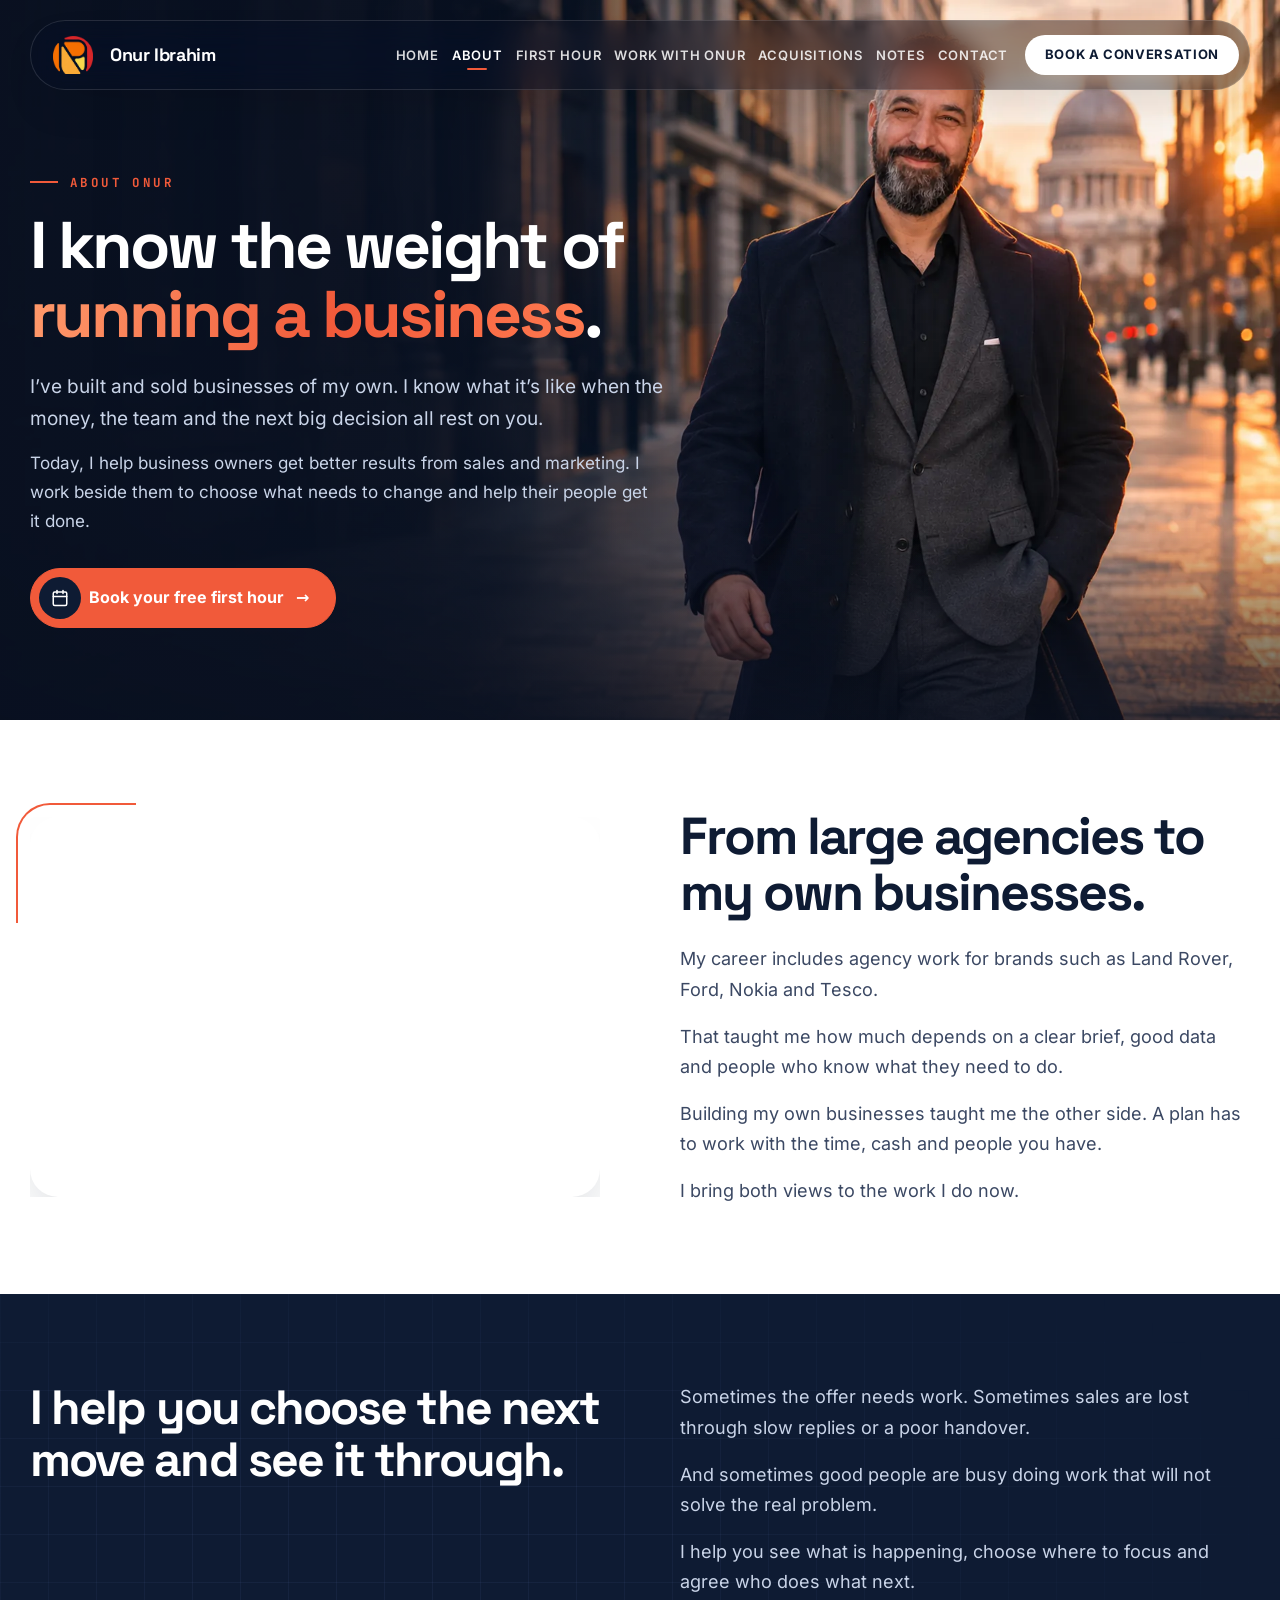
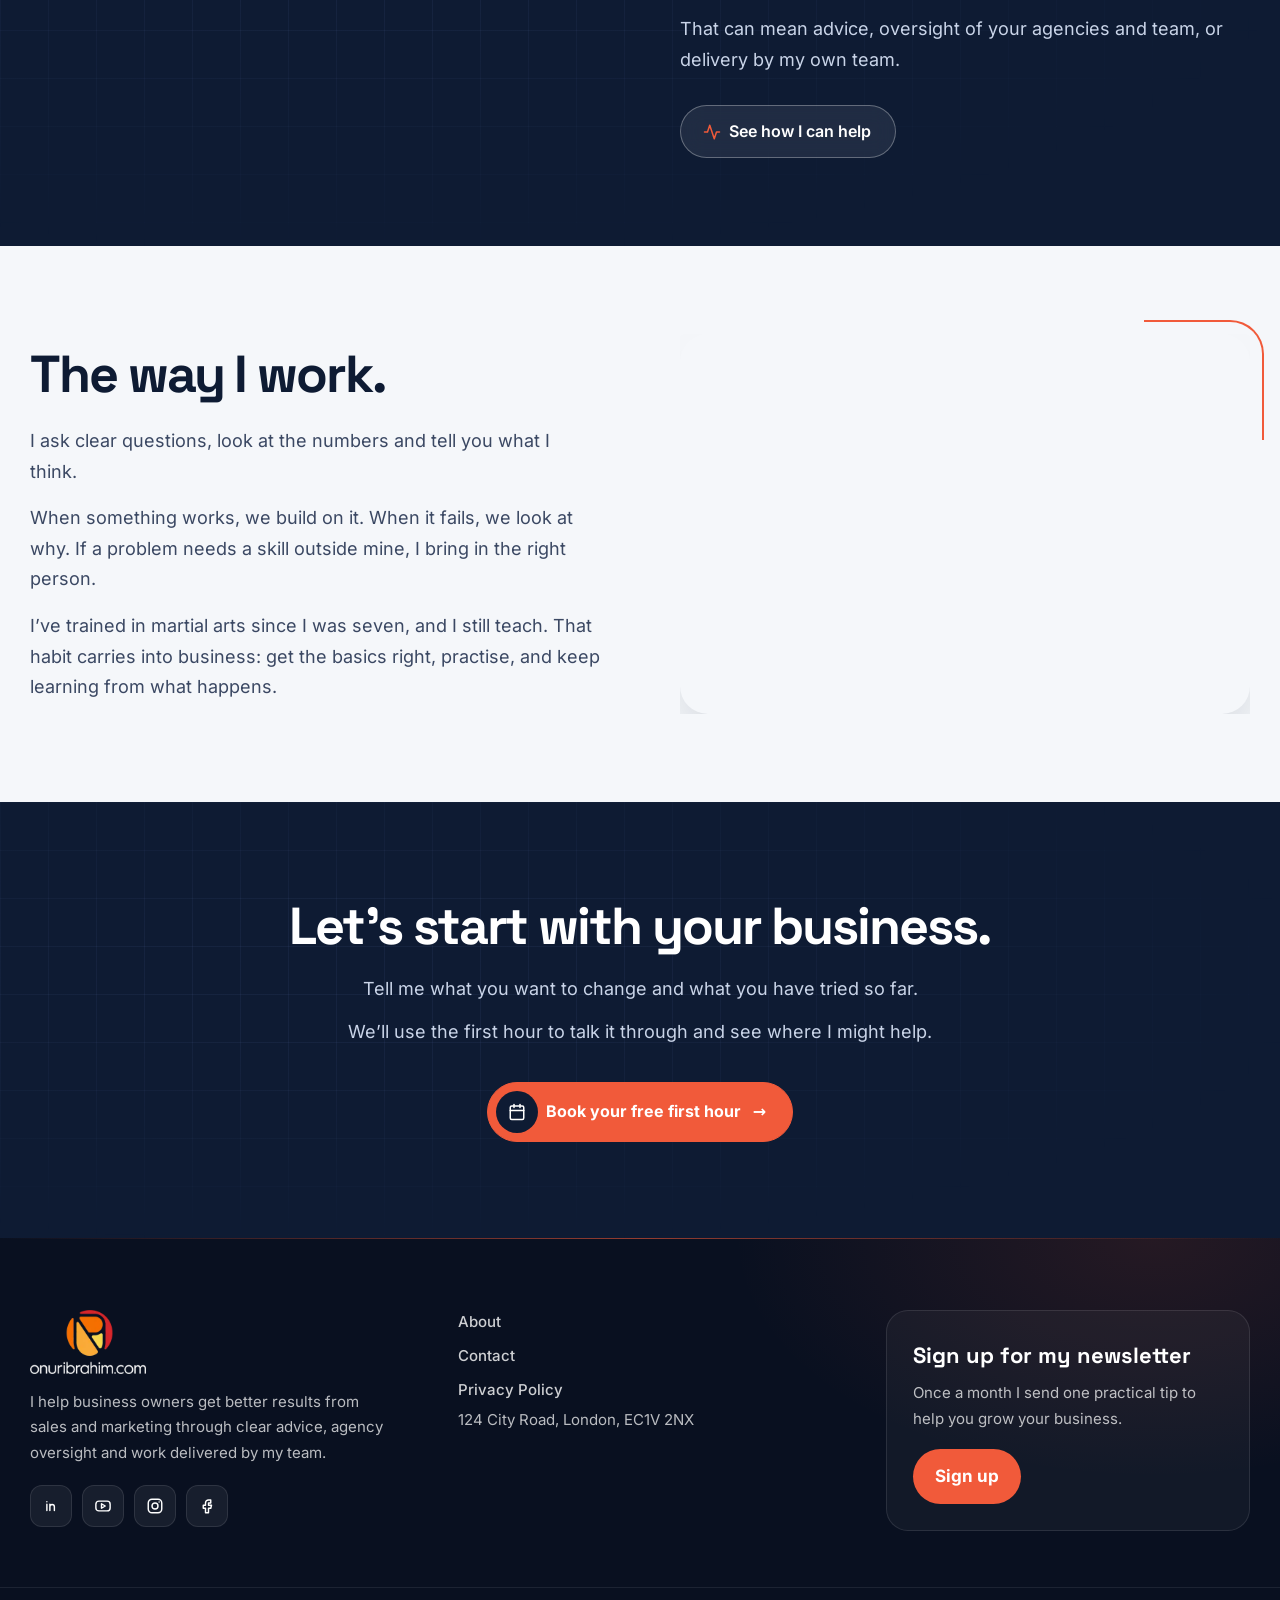
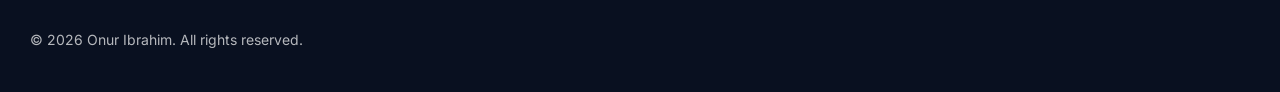
<file: about-onur-ibrahim/index.html>
<!doctype html><html lang="en-US" prefix="og: https://ogp.me/ns#" class="no-js" itemtype="https://schema.org/WebPage" itemscope><head><meta charset="UTF-8"><meta name="viewport" content="width=device-width, initial-scale=1, minimum-scale=1"><link rel="preload" href="https://HamzaJaved2704.github.io/onur-ibrahim-preview/wp-content/plugins/site-design/fonts/spacegrotesk-latin.woff2" as="font" type="font/woff2" crossorigin><link rel="preload" href="https://HamzaJaved2704.github.io/onur-ibrahim-preview/wp-content/plugins/site-design/fonts/inter-latin.woff2" as="font" type="font/woff2" crossorigin><title>About Onur Ibrahim | Business Growth Support</title><meta name="description" content="Meet Onur Ibrahim. Business owner, adviser and martial arts teacher helping owners get more from sales, marketing and their teams."/><meta name="robots" content="noindex, nofollow"/><meta property="og:locale" content="en_US" /><meta property="og:type" content="article" /><meta property="og:title" content="About Onur Ibrahim | Business Growth Support" /><meta property="og:description" content="Meet Onur Ibrahim. Business owner, adviser and martial arts teacher helping owners get more from sales, marketing and their teams." /><meta property="og:url" content="https://HamzaJaved2704.github.io/onur-ibrahim-preview/about-onur-ibrahim/" /><meta property="og:site_name" content="Onur Ibrahim" /><meta property="og:updated_time" content="2026-11-01T18:50:43+00:00" /><meta property="og:image" content="https://HamzaJaved2704.github.io/onur-ibrahim-preview/wp-content/uploads/2026/11/onur-ibrahim-hero-5-city-walk-s.webp" /><meta property="og:image:width" content="1000" /><meta property="og:image:height" content="750" /><meta property="og:image:alt" content="Onur Ibrahim walking through the City of London" /><meta property="og:image:type" content="image/webp" /><meta property="article:published_time" content="2026-11-01T17:42:07+00:00" /><meta property="article:modified_time" content="2026-11-01T18:50:43+00:00" /><meta name="twitter:card" content="summary_large_image" /><meta name="twitter:title" content="About Onur Ibrahim | Business Growth Support" /><meta name="twitter:description" content="Meet Onur Ibrahim. Business owner, adviser and martial arts teacher helping owners get more from sales, marketing and their teams." /><meta name="twitter:image" content="https://HamzaJaved2704.github.io/onur-ibrahim-preview/wp-content/uploads/2026/11/onur-ibrahim-hero-5-city-walk-s.webp" /><meta name="twitter:label1" content="Time to read" /><meta name="twitter:data1" content="1 minute" /> <script type="application/ld+json" class="rank-math-schema">{"@context":"https://schema.org","@graph":[{"@type":["Person","Organization"],"@id":"https://HamzaJaved2704.github.io/onur-ibrahim-preview/#person","name":"Onur Ibrahim","logo":{"@type":"ImageObject","@id":"https://HamzaJaved2704.github.io/onur-ibrahim-preview/#logo","url":"https://HamzaJaved2704.github.io/onur-ibrahim-preview/wp-content/uploads/2026/11/onur-ibrahim-logo-mark-v2.webp","contentUrl":"https://HamzaJaved2704.github.io/onur-ibrahim-preview/wp-content/uploads/2026/11/onur-ibrahim-logo-mark-v2.webp","caption":"Onur Ibrahim","inLanguage":"en-US"},"image":{"@type":"ImageObject","@id":"https://HamzaJaved2704.github.io/onur-ibrahim-preview/#logo","url":"https://HamzaJaved2704.github.io/onur-ibrahim-preview/wp-content/uploads/2026/11/onur-ibrahim-logo-mark-v2.webp","contentUrl":"https://HamzaJaved2704.github.io/onur-ibrahim-preview/wp-content/uploads/2026/11/onur-ibrahim-logo-mark-v2.webp","caption":"Onur Ibrahim","inLanguage":"en-US"}},{"@type":"WebSite","@id":"https://HamzaJaved2704.github.io/onur-ibrahim-preview/#website","url":"https://HamzaJaved2704.github.io/onur-ibrahim-preview","name":"Onur Ibrahim","publisher":{"@id":"https://HamzaJaved2704.github.io/onur-ibrahim-preview/#person"},"inLanguage":"en-US"},{"@type":"ImageObject","@id":"https://HamzaJaved2704.github.io/onur-ibrahim-preview/wp-content/uploads/2026/11/onur-ibrahim-hero-5-city-walk-s.webp","url":"https://HamzaJaved2704.github.io/onur-ibrahim-preview/wp-content/uploads/2026/11/onur-ibrahim-hero-5-city-walk-s.webp","width":"200","height":"200","inLanguage":"en-US"},{"@type":"WebPage","@id":"https://HamzaJaved2704.github.io/onur-ibrahim-preview/about-onur-ibrahim/#webpage","url":"https://HamzaJaved2704.github.io/onur-ibrahim-preview/about-onur-ibrahim/","name":"About Onur Ibrahim | Business Growth Support","datePublished":"2026-11-01T17:42:07+00:00","dateModified":"2026-11-01T18:50:43+00:00","isPartOf":{"@id":"https://HamzaJaved2704.github.io/onur-ibrahim-preview/#website"},"primaryImageOfPage":{"@id":"https://HamzaJaved2704.github.io/onur-ibrahim-preview/wp-content/uploads/2026/11/onur-ibrahim-hero-5-city-walk-s.webp"},"inLanguage":"en-US"},{"@type":"Person","@id":"https://HamzaJaved2704.github.io/onur-ibrahim-preview/about-onur-ibrahim/#author","name":"Onur Ibrahim","image":{"@type":"ImageObject","@id":"https://HamzaJaved2704.github.io/onur-ibrahim-preview/wp-content/plugins/site-design/assets/brand/onur-avatar.webp","url":"https://HamzaJaved2704.github.io/onur-ibrahim-preview/wp-content/plugins/site-design/assets/brand/onur-avatar.webp","caption":"Onur Ibrahim","inLanguage":"en-US"},"sameAs":["https://HamzaJaved2704.github.io/onur-ibrahim-preview"]},{"@type":"Article","headline":"About Onur Ibrahim | Business Growth Support","keywords":"Onur Ibrahim","datePublished":"2026-11-01T17:42:07+00:00","dateModified":"2026-11-01T18:50:43+00:00","author":{"@id":"https://HamzaJaved2704.github.io/onur-ibrahim-preview/about-onur-ibrahim/#author","name":"Onur Ibrahim"},"publisher":{"@id":"https://HamzaJaved2704.github.io/onur-ibrahim-preview/#person"},"description":"Meet Onur Ibrahim. Business owner, adviser and martial arts teacher helping owners get more from sales, marketing and their teams.","name":"About Onur Ibrahim | Business Growth Support","@id":"https://HamzaJaved2704.github.io/onur-ibrahim-preview/about-onur-ibrahim/#richSnippet","isPartOf":{"@id":"https://HamzaJaved2704.github.io/onur-ibrahim-preview/about-onur-ibrahim/#webpage"},"image":{"@id":"https://HamzaJaved2704.github.io/onur-ibrahim-preview/wp-content/uploads/2026/11/onur-ibrahim-hero-5-city-walk-s.webp"},"inLanguage":"en-US","mainEntityOfPage":{"@id":"https://HamzaJaved2704.github.io/onur-ibrahim-preview/about-onur-ibrahim/#webpage"}}]}</script> <link rel="alternate" type="application/rss+xml" title="Onur Ibrahim &raquo; Feed" href="https://HamzaJaved2704.github.io/onur-ibrahim-preview/feed/" /><link rel="alternate" type="application/rss+xml" title="Onur Ibrahim &raquo; Comments Feed" href="https://HamzaJaved2704.github.io/onur-ibrahim-preview/comments/feed/" /><link rel="preload" as="image" href="https://HamzaJaved2704.github.io/onur-ibrahim-preview/wp-content/uploads/2026/11/onur-ibrahim-hero-5-city-walk.webp" media="(min-width: 1025px)" fetchpriority="high"> <script data-optimized="1" src="[data-uri]" defer></script> <link rel="alternate" title="oEmbed (JSON)" type="application/json+oembed" href="https://HamzaJaved2704.github.io/onur-ibrahim-preview/wp-json/oembed/1.0/embed?url=http%3A%2F%2Flocalhost%3A8089%2Fabout-onur-ibrahim%2F" /><link rel="alternate" title="oEmbed (XML)" type="text/xml+oembed" href="https://HamzaJaved2704.github.io/onur-ibrahim-preview/wp-json/oembed/1.0/embed?url=http%3A%2F%2Flocalhost%3A8089%2Fabout-onur-ibrahim%2F&#038;format=xml" /><link data-optimized="2" rel="stylesheet" href="https://HamzaJaved2704.github.io/onur-ibrahim-preview/wp-content/litespeed/css/3288922b743b669c611c9e9ca2422658.css?ver=62c43" /><link rel="https://api.w.org/" href="https://HamzaJaved2704.github.io/onur-ibrahim-preview/wp-json/" /><link rel="alternate" title="JSON" type="application/json" href="https://HamzaJaved2704.github.io/onur-ibrahim-preview/wp-json/wp/v2/pages/7" /><link rel="icon" href="https://HamzaJaved2704.github.io/onur-ibrahim-preview/wp-content/uploads/2026/11/onur-ibrahim-site-icon-v2-150x150.png" sizes="32x32" /><link rel="icon" href="https://HamzaJaved2704.github.io/onur-ibrahim-preview/wp-content/uploads/2026/11/onur-ibrahim-site-icon-v2-300x300.png" sizes="192x192" /><link rel="apple-touch-icon" href="https://HamzaJaved2704.github.io/onur-ibrahim-preview/wp-content/uploads/2026/11/onur-ibrahim-site-icon-v2-300x300.png" /><meta name="msapplication-TileImage" content="https://HamzaJaved2704.github.io/onur-ibrahim-preview/wp-content/uploads/2026/11/onur-ibrahim-site-icon-v2-300x300.png" /></head><body class="wp-singular page-template-default page page-id-7 wp-custom-logo wp-embed-responsive wp-theme-kadence footer-on-bottom hide-focus-outline link-style-no-underline content-title-style-hide content-width-fullwidth content-style-unboxed content-vertical-padding-hide transparent-header mobile-transparent-header"><div id="wrapper" class="site wp-site-blocks">
<a class="skip-link screen-reader-text scroll-ignore" href="#main">Skip to content</a><header id="masthead" class="site-header" role="banner" itemtype="https://schema.org/WPHeader" itemscope><div id="main-header" class="site-header-wrap"><div class="site-header-inner-wrap"><div class="site-header-upper-wrap"><div class="site-header-upper-inner-wrap"><div class="site-main-header-wrap site-header-row-container site-header-focus-item site-header-row-layout-standard kadence-sticky-header" data-section="kadence_customizer_header_main" data-shrink="true" data-shrink-height="62" data-reveal-scroll-up="false"><div class="site-header-row-container-inner"><div class="site-container"><div class="site-main-header-inner-wrap site-header-row site-header-row-has-sides site-header-row-no-center"><div class="site-header-main-section-left site-header-section site-header-section-left"><div class="site-header-item site-header-focus-item" data-section="title_tagline"><div class="site-branding branding-layout-standard"><a class="brand has-logo-image" href="https://HamzaJaved2704.github.io/onur-ibrahim-preview/" rel="home"><img width="103" height="96" src="https://HamzaJaved2704.github.io/onur-ibrahim-preview/wp-content/uploads/2026/11/onur-ibrahim-logo-mark-v2.webp" class="custom-logo" alt="" decoding="async" /><div class="site-title-wrap"><p class="site-title">Onur Ibrahim</p></div></a></div></div></div><div class="site-header-main-section-right site-header-section site-header-section-right"><div class="site-header-item site-header-focus-item site-header-item-main-navigation header-navigation-layout-stretch-false header-navigation-layout-fill-stretch-false" data-section="kadence_customizer_primary_navigation"><nav id="site-navigation" class="main-navigation header-navigation hover-to-open nav--toggle-sub header-navigation-style-standard header-navigation-dropdown-animation-none" role="navigation" aria-label="Primary"><div class="primary-menu-container header-menu-container"><ul id="primary-menu" class="menu"><li id="menu-item-17" class="menu-item menu-item-type-post_type menu-item-object-page menu-item-home menu-item-17"><a href="https://HamzaJaved2704.github.io/onur-ibrahim-preview/">Home</a></li><li id="menu-item-18" class="menu-item menu-item-type-post_type menu-item-object-page current-menu-item page_item page-item-7 current_page_item menu-item-18"><a href="https://HamzaJaved2704.github.io/onur-ibrahim-preview/about-onur-ibrahim/" aria-current="page">About</a></li><li id="menu-item-19" class="menu-item menu-item-type-post_type menu-item-object-page menu-item-19"><a href="https://HamzaJaved2704.github.io/onur-ibrahim-preview/the-first-hour-with-onur-ibrahim/">First Hour</a></li><li id="menu-item-20" class="menu-item menu-item-type-post_type menu-item-object-page menu-item-20"><a href="https://HamzaJaved2704.github.io/onur-ibrahim-preview/work-with-onur-ibrahim/">Work With Onur</a></li><li id="menu-item-21" class="menu-item menu-item-type-post_type menu-item-object-page menu-item-21"><a href="https://HamzaJaved2704.github.io/onur-ibrahim-preview/acquisitions/">Acquisitions</a></li><li id="menu-item-22" class="menu-item menu-item-type-post_type menu-item-object-page menu-item-22"><a href="https://HamzaJaved2704.github.io/onur-ibrahim-preview/notes/">Notes</a></li><li id="menu-item-23" class="menu-item menu-item-type-post_type menu-item-object-page menu-item-23"><a href="https://HamzaJaved2704.github.io/onur-ibrahim-preview/contact-onur-ibrahim/">Contact</a></li></ul></div></nav></div><div class="site-header-item site-header-focus-item" data-section="kadence_customizer_header_button"><div class="header-button-wrap"><div class="header-button-inner-wrap"><a href="https://api.pingbean.com/widget/bookings/the-first-hour" target="_blank" rel="noopener noreferrer" class="button header-button button-size-custom button-style-filled">Book a conversation</a></div></div></div></div></div></div></div></div></div></div></div></div><div id="mobile-header" class="site-mobile-header-wrap"><div class="site-header-inner-wrap"><div class="site-header-upper-wrap"><div class="site-header-upper-inner-wrap"><div class="site-main-header-wrap site-header-focus-item site-header-row-layout-standard site-header-row-tablet-layout-default site-header-row-mobile-layout-default "><div class="site-header-row-container-inner"><div class="site-container"><div class="site-main-header-inner-wrap site-header-row site-header-row-has-sides site-header-row-no-center"><div class="site-header-main-section-left site-header-section site-header-section-left"><div class="site-header-item site-header-focus-item" data-section="title_tagline"><div class="site-branding mobile-site-branding branding-layout-standard branding-tablet-layout-standard branding-mobile-layout-standard"><a class="brand has-logo-image" href="https://HamzaJaved2704.github.io/onur-ibrahim-preview/" rel="home"><img width="103" height="96" src="https://HamzaJaved2704.github.io/onur-ibrahim-preview/wp-content/uploads/2026/11/onur-ibrahim-logo-mark-v2.webp" class="custom-logo" alt="" decoding="async" /><div class="site-title-wrap"><div class="site-title">Onur Ibrahim</div></div></a></div></div></div><div class="site-header-main-section-right site-header-section site-header-section-right"><div class="site-header-item site-header-focus-item site-header-item-navgation-popup-toggle" data-section="kadence_customizer_mobile_trigger"><div class="mobile-toggle-open-container">
<button id="mobile-toggle" class="menu-toggle-open drawer-toggle menu-toggle-style-default" aria-label="Open menu" data-toggle-target="#mobile-drawer" data-toggle-body-class="showing-popup-drawer-from-right" aria-expanded="false" data-set-focus=".menu-toggle-close"
>
<span class="menu-toggle-icon"><span class="kadence-svg-iconset"><svg aria-hidden="true" class="kadence-svg-icon kadence-menu-svg" fill="currentColor" version="1.1" xmlns="http://www.w3.org/2000/svg" width="24" height="24" viewBox="0 0 24 24"><title>Toggle Menu</title><path d="M3 13h18c0.552 0 1-0.448 1-1s-0.448-1-1-1h-18c-0.552 0-1 0.448-1 1s0.448 1 1 1zM3 7h18c0.552 0 1-0.448 1-1s-0.448-1-1-1h-18c-0.552 0-1 0.448-1 1s0.448 1 1 1zM3 19h18c0.552 0 1-0.448 1-1s-0.448-1-1-1h-18c-0.552 0-1 0.448-1 1s0.448 1 1 1z"></path>
</svg></span></span>
</button></div></div></div></div></div></div></div></div></div></div></div></header><main id="inner-wrap" class="wrap kt-clear" role="main"><div id="primary" class="content-area"><div class="content-container site-container"><div id="main" class="site-main"><div class="content-wrap"><article id="post-7" class="entry content-bg single-entry post-7 page type-page status-publish hentry"><div class="entry-content-wrap"><div class="entry-content single-content"><div class="kb-row-layout-wrap kb-row-layout-id7_32cbb9-f8 alignnone kt-row-has-bg oi-hero oi-page-hero wp-block-kadence-rowlayout"><div class="kt-row-layout-overlay kt-row-overlay-gradient"></div><div class="kt-row-column-wrap kt-has-1-columns kt-row-layout-equal kt-tab-layout-inherit kt-mobile-layout-row kt-row-valign-middle kb-theme-content-width"><div class="wp-block-kadence-column kadence-column7_68194c-2d"><div class="kt-inside-inner-col"><div class="kb-row-layout-wrap kb-row-layout-id7_557f45-4f alignnone wp-block-kadence-rowlayout"><div class="kt-row-column-wrap kt-has-2-columns kt-row-layout-left-golden kt-tab-layout-row kt-mobile-layout-row kt-row-valign-middle"><div class="wp-block-kadence-column kadence-column7_730ecb-03"><div class="kt-inside-inner-col"><p class="kt-adv-heading7_5b4b47-6f oi-kick wp-block-kadence-advancedheading" data-kb-block="kb-adv-heading7_5b4b47-6f">About Onur</p><h1 class="kt-adv-heading7_f70c5a-81 oi-h1 wp-block-kadence-advancedheading" data-kb-block="kb-adv-heading7_f70c5a-81">I know the weight of <mark class="kt-highlight">running a business</mark>.</h1><p class="oi-lead has-text-color wp-block-paragraph" style="color:#C9D4E8;margin-top:0px;margin-bottom:14px;font-size:19px">I&#8217;ve built and sold businesses of my own. I know what it&#8217;s like when the money, the team and the next big decision all rest on you.</p><p class="oi-lead has-text-color wp-block-paragraph" style="color:#C9D4E8;margin-top:0px;margin-bottom:0px;font-size:17px">Today, I help business owners get better results from sales and marketing. I work beside them to choose what needs to change and help their people get it done.</p><div class="wp-block-kadence-advancedbtn kb-buttons-wrap kb-btns7_0aa530-4e oi-btns"><a class="kb-button kt-button button kb-btn7_19d479-69 kt-btn-size-standard kt-btn-width-type-auto kb-btn-global-fill kt-btn-has-text-true kt-btn-has-svg-true oi-btn oi-btn-primary wp-block-kadence-singlebtn" href="https://api.pingbean.com/widget/bookings/the-first-hour" target="_blank" rel="noreferrer noopener"><span class="kb-svg-icon-wrap kb-svg-icon-fe_calendar kt-btn-icon-side-left"><svg viewBox="0 0 24 24"  fill="none" stroke="currentColor" stroke-width="2" stroke-linecap="round" stroke-linejoin="round" xmlns="http://www.w3.org/2000/svg"  aria-hidden="true"><rect x="3" y="4" width="18" height="18" rx="2" ry="2"/><line x1="16" y1="2" x2="16" y2="6"/><line x1="8" y1="2" x2="8" y2="6"/><line x1="3" y1="10" x2="21" y2="10"/></svg></span><span class="kt-btn-inner-text">Book your free first hour</span></a></div></div></div><div class="wp-block-kadence-column kadence-column7_8b7955-5f"><div class="kt-inside-inner-col"></div></div></div></div><div class="kb-row-layout-wrap kb-row-layout-id7_2488f2-ae alignnone kb-v-lg-hidden oi-stackpic wp-block-kadence-rowlayout"><div class="kt-row-column-wrap kt-has-1-columns kt-row-layout-equal kt-tab-layout-inherit kt-mobile-layout-row kt-row-valign-top"><div class="wp-block-kadence-column kadence-column7_56ad4c-2e"><div class="kt-inside-inner-col"><div class="wp-block-kadence-image kb-image7_761492-6d oi-photo"><figure class="aligncenter size-full is-resized"><img loading="lazy" decoding="async" src="https://HamzaJaved2704.github.io/onur-ibrahim-preview/wp-content/uploads/2026/11/onur-ibrahim-hero-5-city-walk-s.webp" alt="Onur Ibrahim walking through the City of London" class="kb-img wp-image-107" width="1000" height="750" srcset="https://HamzaJaved2704.github.io/onur-ibrahim-preview/wp-content/uploads/2026/11/onur-ibrahim-hero-5-city-walk-s.webp 1000w, https://HamzaJaved2704.github.io/onur-ibrahim-preview/wp-content/uploads/2026/11/onur-ibrahim-hero-5-city-walk-s-300x225.webp 300w, https://HamzaJaved2704.github.io/onur-ibrahim-preview/wp-content/uploads/2026/11/onur-ibrahim-hero-5-city-walk-s-768x576.webp 768w" sizes="auto, (max-width: 1000px) 100vw, 1000px" /></figure></div></div></div></div></div></div></div></div></div><div class="kb-row-layout-wrap kb-row-layout-id7_2ccc3e-1e alignnone kt-row-has-bg oi-about-agencies wp-block-kadence-rowlayout"><div class="kt-row-column-wrap kt-has-1-columns kt-row-layout-equal kt-tab-layout-inherit kt-mobile-layout-row kt-row-valign-top kb-theme-content-width"><div class="wp-block-kadence-column kadence-column7_478e2a-77"><div class="kt-inside-inner-col"><div class="kb-row-layout-wrap kb-row-layout-id7_5448a4-7c alignnone wp-block-kadence-rowlayout"><div class="kt-row-column-wrap kt-has-2-columns kt-row-layout-equal kt-tab-layout-row kt-mobile-layout-row kt-row-valign-middle"><div class="wp-block-kadence-column kadence-column7_381bf0-b1"><div class="kt-inside-inner-col"><div class="wp-block-kadence-image kb-image7_b3dd2d-4c oi-photo oi-frame"><figure class="aligncenter size-full is-resized"><img loading="lazy" decoding="async" src="https://HamzaJaved2704.github.io/onur-ibrahim-preview/wp-content/uploads/2026/11/onur-ibrahim-about-agencies.webp" alt="Onur Ibrahim reviewing campaign boards in an agency studio" class="kb-img wp-image-53" width="1400" height="933" srcset="https://HamzaJaved2704.github.io/onur-ibrahim-preview/wp-content/uploads/2026/11/onur-ibrahim-about-agencies.webp 1400w, https://HamzaJaved2704.github.io/onur-ibrahim-preview/wp-content/uploads/2026/11/onur-ibrahim-about-agencies-300x200.webp 300w, https://HamzaJaved2704.github.io/onur-ibrahim-preview/wp-content/uploads/2026/11/onur-ibrahim-about-agencies-1024x682.webp 1024w, https://HamzaJaved2704.github.io/onur-ibrahim-preview/wp-content/uploads/2026/11/onur-ibrahim-about-agencies-768x512.webp 768w" sizes="auto, (max-width: 1400px) 100vw, 1400px" /></figure></div></div></div><div class="wp-block-kadence-column kadence-column7_ef7cc8-4b"><div class="kt-inside-inner-col"><h2 class="kt-adv-heading7_c560ed-3d oi-h2 wp-block-kadence-advancedheading" data-kb-block="kb-adv-heading7_c560ed-3d">From large agencies to my own businesses.</h2><p class="wp-block-paragraph" style="margin-top:0px;margin-bottom:16px;font-size:18px">My career includes agency work for brands such as Land Rover, Ford, Nokia and Tesco.</p><p class="wp-block-paragraph" style="margin-top:0px;margin-bottom:16px;font-size:18px">That taught me how much depends on a clear brief, good data and people who know what they need to do.</p><p class="wp-block-paragraph" style="margin-top:0px;margin-bottom:16px;font-size:18px">Building my own businesses taught me the other side. A plan has to work with the time, cash and people you have.</p><p class="wp-block-paragraph" style="margin-top:0px;margin-bottom:0px;font-size:18px">I bring both views to the work I do now.</p></div></div></div></div></div></div></div></div><div class="kb-row-layout-wrap kb-row-layout-id7_31fab0-e6 alignnone kt-row-has-bg oi-about-next oi-dark wp-block-kadence-rowlayout"><div class="kt-row-column-wrap kt-has-1-columns kt-row-layout-equal kt-tab-layout-inherit kt-mobile-layout-row kt-row-valign-top kb-theme-content-width"><div class="wp-block-kadence-column kadence-column7_ba8451-d3"><div class="kt-inside-inner-col"><div class="kb-row-layout-wrap kb-row-layout-id7_d54a92-e2 alignnone wp-block-kadence-rowlayout"><div class="kt-row-column-wrap kt-has-2-columns kt-row-layout-equal kt-tab-layout-row kt-mobile-layout-row kt-row-valign-top"><div class="wp-block-kadence-column kadence-column7_cc6d80-e8"><div class="kt-inside-inner-col"><h2 class="kt-adv-heading7_9fe118-ff oi-h2 wp-block-kadence-advancedheading" data-kb-block="kb-adv-heading7_9fe118-ff">I help you choose the next move and see it through.</h2></div></div><div class="wp-block-kadence-column kadence-column7_c67798-18"><div class="kt-inside-inner-col"><p class="has-text-color wp-block-paragraph" style="color:#C9D4E8;margin-top:0px;margin-bottom:16px;font-size:18px">Sometimes the offer needs work. Sometimes sales are lost through slow replies or a poor handover.</p><p class="has-text-color wp-block-paragraph" style="color:#C9D4E8;margin-top:0px;margin-bottom:16px;font-size:18px">And sometimes good people are busy doing work that will not solve the real problem.</p><p class="has-text-color wp-block-paragraph" style="color:#C9D4E8;margin-top:0px;margin-bottom:16px;font-size:18px">I help you see what is happening, choose where to focus and agree who does what next.</p><p class="has-text-color wp-block-paragraph" style="color:#C9D4E8;margin-top:0px;margin-bottom:0px;font-size:18px">That can mean advice, oversight of your agencies and team, or delivery by my own team.</p><div class="wp-block-kadence-advancedbtn kb-buttons-wrap kb-btns7_591838-76 oi-btns"><a class="kb-button kt-button button kb-btn7_0ea6ab-4c kt-btn-size-standard kt-btn-width-type-auto kb-btn-global-fill kt-btn-has-text-true kt-btn-has-svg-true oi-btn oi-btn-ghost-dark wp-block-kadence-singlebtn" href="/onur-ibrahim-preview/work-with-onur-ibrahim/"><span class="kb-svg-icon-wrap kb-svg-icon-fe_activity kt-btn-icon-side-left"><svg viewBox="0 0 24 24"  fill="none" stroke="currentColor" stroke-width="2" stroke-linecap="round" stroke-linejoin="round" xmlns="http://www.w3.org/2000/svg"  aria-hidden="true"><polyline points="22 12 18 12 15 21 9 3 6 12 2 12"/></svg></span><span class="kt-btn-inner-text">See how I can help</span></a></div></div></div></div></div></div></div></div></div><div class="kb-row-layout-wrap kb-row-layout-id7_e9286e-24 alignnone kt-row-has-bg oi-about-way wp-block-kadence-rowlayout"><div class="kt-row-column-wrap kt-has-1-columns kt-row-layout-equal kt-tab-layout-inherit kt-mobile-layout-row kt-row-valign-top kb-theme-content-width"><div class="wp-block-kadence-column kadence-column7_7e6c3d-d9"><div class="kt-inside-inner-col"><div class="kb-row-layout-wrap kb-row-layout-id7_514b66-e2 alignnone wp-block-kadence-rowlayout"><div class="kt-row-column-wrap kt-has-2-columns kt-row-layout-equal kt-tab-layout-row kt-mobile-layout-row kt-row-valign-middle"><div class="wp-block-kadence-column kadence-column7_bf1c10-71"><div class="kt-inside-inner-col"><h2 class="kt-adv-heading7_ffd662-d8 oi-h2 wp-block-kadence-advancedheading" data-kb-block="kb-adv-heading7_ffd662-d8">The way I work.</h2><p class="wp-block-paragraph" style="margin-top:0px;margin-bottom:16px;font-size:18px">I ask clear questions, look at the numbers and tell you what I think.</p><p class="wp-block-paragraph" style="margin-top:0px;margin-bottom:16px;font-size:18px">When something works, we build on it. When it fails, we look at why. If a problem needs a skill outside mine, I bring in the right person.</p><p class="wp-block-paragraph" style="margin-top:0px;margin-bottom:0px;font-size:18px">I&#8217;ve trained in martial arts since I was seven, and I still teach. That habit carries into business: get the basics right, practise, and keep learning from what happens.</p></div></div><div class="wp-block-kadence-column kadence-column7_ff8592-8f"><div class="kt-inside-inner-col"><div class="wp-block-kadence-image kb-image7_cb1794-c2 oi-photo oi-frame oi-frame-r"><figure class="aligncenter size-full is-resized"><img loading="lazy" decoding="async" src="https://HamzaJaved2704.github.io/onur-ibrahim-preview/wp-content/uploads/2026/11/onur-ibrahim-about-martial-arts.webp" alt="Onur Ibrahim teaching a martial arts class" class="kb-img wp-image-54" width="1400" height="933" srcset="https://HamzaJaved2704.github.io/onur-ibrahim-preview/wp-content/uploads/2026/11/onur-ibrahim-about-martial-arts.webp 1400w, https://HamzaJaved2704.github.io/onur-ibrahim-preview/wp-content/uploads/2026/11/onur-ibrahim-about-martial-arts-300x200.webp 300w, https://HamzaJaved2704.github.io/onur-ibrahim-preview/wp-content/uploads/2026/11/onur-ibrahim-about-martial-arts-1024x682.webp 1024w, https://HamzaJaved2704.github.io/onur-ibrahim-preview/wp-content/uploads/2026/11/onur-ibrahim-about-martial-arts-768x512.webp 768w" sizes="auto, (max-width: 1400px) 100vw, 1400px" /></figure></div></div></div></div></div></div></div></div></div><div class="kb-row-layout-wrap kb-row-layout-id7_1715d5-6c alignnone kt-row-has-bg oi-cta oi-dark wp-block-kadence-rowlayout"><div class="kt-row-column-wrap kt-has-1-columns kt-row-layout-equal kt-tab-layout-inherit kt-mobile-layout-row kt-row-valign-top kb-theme-content-width"><div class="wp-block-kadence-column kadence-column7_9674b1-a8"><div class="kt-inside-inner-col"><h2 class="kt-adv-heading7_58d776-01 oi-h2 wp-block-kadence-advancedheading" data-kb-block="kb-adv-heading7_58d776-01">Let&#8217;s start with your business.</h2><p class="has-text-align-center oi-lead-c has-text-color wp-block-paragraph" style="color:#C9D4E8;margin-top:0px;margin-bottom:12px;font-size:18px">Tell me what you want to change and what you have tried so far.</p><p class="has-text-align-center oi-lead-c has-text-color wp-block-paragraph" style="color:#C9D4E8;margin-top:0px;margin-bottom:0px;font-size:18px">We&#8217;ll use the first hour to talk it through and see where I might help.</p><div class="wp-block-kadence-advancedbtn kb-buttons-wrap kb-btns7_d81f8c-8b oi-btns"><a class="kb-button kt-button button kb-btn7_9229cd-f1 kt-btn-size-standard kt-btn-width-type-auto kb-btn-global-fill kt-btn-has-text-true kt-btn-has-svg-true oi-btn oi-btn-primary wp-block-kadence-singlebtn" href="https://api.pingbean.com/widget/bookings/the-first-hour" target="_blank" rel="noreferrer noopener"><span class="kb-svg-icon-wrap kb-svg-icon-fe_calendar kt-btn-icon-side-left"><svg viewBox="0 0 24 24"  fill="none" stroke="currentColor" stroke-width="2" stroke-linecap="round" stroke-linejoin="round" xmlns="http://www.w3.org/2000/svg"  aria-hidden="true"><rect x="3" y="4" width="18" height="18" rx="2" ry="2"/><line x1="16" y1="2" x2="16" y2="6"/><line x1="8" y1="2" x2="8" y2="6"/><line x1="3" y1="10" x2="21" y2="10"/></svg></span><span class="kt-btn-inner-text">Book your free first hour</span></a></div></div></div></div></div></div></div></article></div></div></div></div></main><footer id="colophon" class="site-footer" role="contentinfo"><div class="site-footer-wrap"><div class="site-middle-footer-wrap site-footer-row-container site-footer-focus-item site-footer-row-layout-standard site-footer-row-tablet-layout-default site-footer-row-mobile-layout-default" data-section="kadence_customizer_footer_middle"><div class="site-footer-row-container-inner"><div class="site-container"><div class="site-middle-footer-inner-wrap site-footer-row site-footer-row-columns-3 site-footer-row-column-layout-left-golden site-footer-row-tablet-column-layout-row site-footer-row-mobile-column-layout-row ft-ro-dir-column ft-ro-collapse-normal ft-ro-t-dir-column ft-ro-m-dir-column ft-ro-lstyle-plain"><div class="site-footer-middle-section-1 site-footer-section footer-section-inner-items-1"><div class="footer-widget-area widget-area site-footer-focus-item footer-widget1 content-align-default content-tablet-align-default content-mobile-align-default content-valign-default content-tablet-valign-default content-mobile-valign-default" data-section="sidebar-widgets-footer1"><div class="footer-widget-area-inner site-info-inner"><section id="block-1000" class="widget widget_block widget_custom_html"><div class="oi-foot"><a class="oi-foot-brand" href="/onur-ibrahim-preview/"><img decoding="async" src="https://HamzaJaved2704.github.io/onur-ibrahim-preview/wp-content/plugins/site-design/assets/brand/logo-white.webp" width="116" height="64" alt="Onur Ibrahim" loading="lazy"></a><p>I help business owners get better results from sales and marketing through clear advice, agency oversight and work delivered by my team.</p><div class="oi-soc"><a href="https://www.linkedin.com/in/onuribrahim/" target="_blank" rel="noopener" aria-label="LinkedIn"><svg viewBox="0 0 24 24" fill="none" stroke="currentColor" stroke-width="1.9" stroke-linecap="round" stroke-linejoin="round" aria-hidden="true"><path d="M6.5 9.5V18M6.5 6.2v.1M10.5 18v-5a3 3 0 0 1 6 0v5M10.5 9.5V18"/></svg></a><a href="https://www.youtube.com/@Onur-Ibrahim" target="_blank" rel="noopener" aria-label="YouTube"><svg viewBox="0 0 24 24" fill="none" stroke="currentColor" stroke-width="1.9" stroke-linecap="round" stroke-linejoin="round" aria-hidden="true"><rect x="2.5" y="5.5" width="19" height="13" rx="4"/><path d="m10 9 5 3-5 3z"/></svg></a><a href="https://www.instagram.com/onuribrahim_official" target="_blank" rel="noopener" aria-label="Instagram"><svg viewBox="0 0 24 24" fill="none" stroke="currentColor" stroke-width="1.9" stroke-linecap="round" stroke-linejoin="round" aria-hidden="true"><rect x="3" y="3" width="18" height="18" rx="5"/><circle cx="12" cy="12" r="4"/><path d="M17.5 6.5v.1"/></svg></a><a href="https://www.facebook.com/Marketing.Life/" target="_blank" rel="noopener" aria-label="Facebook"><svg viewBox="0 0 24 24" fill="none" stroke="currentColor" stroke-width="1.9" stroke-linecap="round" stroke-linejoin="round" aria-hidden="true"><path d="M14 8h3V4h-3a4 4 0 0 0-4 4v3H7v4h3v6h4v-6h3l1-4h-4V8z"/></svg></a></div></div></section></div></div></div><div class="site-footer-middle-section-2 site-footer-section footer-section-inner-items-2"><div class="footer-widget-area widget-area site-footer-focus-item footer-navigation-wrap content-align-default content-tablet-align-default content-mobile-align-default content-valign-default content-tablet-valign-default content-mobile-valign-default footer-navigation-layout-stretch-false" data-section="kadence_customizer_footer_navigation"><div class="footer-widget-area-inner footer-navigation-inner"><nav id="footer-navigation" class="footer-navigation" role="navigation" aria-label="Footer"><div class="footer-menu-container"><ul id="footer-menu" class="menu"><li id="menu-item-24" class="menu-item menu-item-type-post_type menu-item-object-page current-menu-item page_item page-item-7 current_page_item menu-item-24"><a href="https://HamzaJaved2704.github.io/onur-ibrahim-preview/about-onur-ibrahim/" aria-current="page">About</a></li><li id="menu-item-25" class="menu-item menu-item-type-post_type menu-item-object-page menu-item-25"><a href="https://HamzaJaved2704.github.io/onur-ibrahim-preview/contact-onur-ibrahim/">Contact</a></li><li id="menu-item-26" class="menu-item menu-item-type-post_type menu-item-object-page menu-item-privacy-policy menu-item-26"><a rel="privacy-policy" href="https://HamzaJaved2704.github.io/onur-ibrahim-preview/privacy/">Privacy Policy</a></li></ul></div></nav></div></div><div class="footer-widget-area widget-area site-footer-focus-item footer-widget2 content-align-default content-tablet-align-default content-mobile-align-default content-valign-default content-tablet-valign-default content-mobile-valign-default" data-section="sidebar-widgets-footer2"><div class="footer-widget-area-inner site-info-inner"><section id="block-1001" class="widget widget_block widget_custom_html"><div class="oi-foot"><address class="oi-addr">124 City Road, London, EC1V 2NX</address></div></section></div></div></div><div class="site-footer-middle-section-3 site-footer-section footer-section-inner-items-1"><div class="footer-widget-area widget-area site-footer-focus-item footer-widget3 content-align-default content-tablet-align-default content-mobile-align-default content-valign-default content-tablet-valign-default content-mobile-valign-default" data-section="sidebar-widgets-footer3"><div class="footer-widget-area-inner site-info-inner"><section id="block-1002" class="widget widget_block widget_custom_html"><div class="oi-news"><p class="oi-news-h">Sign up for my newsletter</p><p>Once a month I send one practical tip to help you grow your business.</p><a class="oi-news-btn" href="/onur-ibrahim-preview/contact-onur-ibrahim/">Sign up</a></div></section></div></div></div></div></div></div></div><div class="site-bottom-footer-wrap site-footer-row-container site-footer-focus-item site-footer-row-layout-standard site-footer-row-tablet-layout-default site-footer-row-mobile-layout-default" data-section="kadence_customizer_footer_bottom"><div class="site-footer-row-container-inner"><div class="site-container"><div class="site-bottom-footer-inner-wrap site-footer-row site-footer-row-columns-1 site-footer-row-column-layout-row site-footer-row-tablet-column-layout-default site-footer-row-mobile-column-layout-row ft-ro-dir-row ft-ro-collapse-normal ft-ro-t-dir-default ft-ro-m-dir-default ft-ro-lstyle-plain"><div class="site-footer-bottom-section-1 site-footer-section footer-section-inner-items-1"><div class="footer-widget-area site-info site-footer-focus-item content-align-left content-tablet-align-left content-mobile-align-left content-valign-default content-tablet-valign-default content-mobile-valign-default" data-section="kadence_customizer_footer_html"><div class="footer-widget-area-inner site-info-inner"><div class="footer-html inner-link-style-normal"><div class="footer-html-inner"><p>© 2026 Onur Ibrahim. All rights reserved.</p></div></div></div></div></div></div></div></div></div></div></footer></div> <script data-optimized="1" src="[data-uri]" defer></script> <script type="speculationrules">{"prefetch":[{"source":"document","where":{"and":[{"href_matches":"/*"},{"not":{"href_matches":["/wp-*.php","/wp-admin/*","/wp-content/uploads/*","/wp-content/*","/wp-content/plugins/*","/wp-content/themes/kadence/*","/*\\?(.+)"]}},{"not":{"selector_matches":"a[rel~=\"nofollow\"]"}},{"not":{"selector_matches":".no-prefetch, .no-prefetch a"}}]},"eagerness":"conservative"}]}</script> <a id="kt-scroll-up" tabindex="-1" aria-hidden="true" aria-label="Scroll to top" href="#wrapper" class="kadence-scroll-to-top scroll-up-wrap scroll-ignore scroll-up-side-right scroll-up-style-filled vs-lg-true vs-md-true vs-sm-false"><span class="kadence-svg-iconset"><svg aria-hidden="true" class="kadence-svg-icon kadence-arrow-up-svg" fill="currentColor" version="1.1" xmlns="http://www.w3.org/2000/svg" width="24" height="24" viewBox="0 0 24 24"><title>Scroll to top</title><path d="M5.707 12.707l5.293-5.293v11.586c0 0.552 0.448 1 1 1s1-0.448 1-1v-11.586l5.293 5.293c0.391 0.391 1.024 0.391 1.414 0s0.391-1.024 0-1.414l-7-7c-0.092-0.092-0.202-0.166-0.324-0.217s-0.253-0.076-0.383-0.076c-0.256 0-0.512 0.098-0.707 0.293l-7 7c-0.391 0.391-0.391 1.024 0 1.414s1.024 0.391 1.414 0z"></path>
</svg></span></a><button id="kt-scroll-up-reader" href="#wrapper" aria-label="Scroll to top" class="kadence-scroll-to-top scroll-up-wrap scroll-ignore scroll-up-side-right scroll-up-style-filled vs-lg-true vs-md-true vs-sm-false"><span class="kadence-svg-iconset"><svg aria-hidden="true" class="kadence-svg-icon kadence-arrow-up-svg" fill="currentColor" version="1.1" xmlns="http://www.w3.org/2000/svg" width="24" height="24" viewBox="0 0 24 24"><title>Scroll to top</title><path d="M5.707 12.707l5.293-5.293v11.586c0 0.552 0.448 1 1 1s1-0.448 1-1v-11.586l5.293 5.293c0.391 0.391 1.024 0.391 1.414 0s0.391-1.024 0-1.414l-7-7c-0.092-0.092-0.202-0.166-0.324-0.217s-0.253-0.076-0.383-0.076c-0.256 0-0.512 0.098-0.707 0.293l-7 7c-0.391 0.391-0.391 1.024 0 1.414s1.024 0.391 1.414 0z"></path>
</svg></span></button><div id="mobile-drawer" class="popup-drawer popup-drawer-layout-sidepanel popup-drawer-animation-fade popup-drawer-side-right" data-drawer-target-string="#mobile-drawer"
><div class="drawer-overlay" data-drawer-target-string="#mobile-drawer"></div><div class="drawer-inner"><div class="drawer-header">
<button class="menu-toggle-close drawer-toggle" aria-label="Close menu"  data-toggle-target="#mobile-drawer" data-toggle-body-class="showing-popup-drawer-from-right" aria-expanded="false" data-set-focus=".menu-toggle-open"
>
<span class="toggle-close-bar"></span>
<span class="toggle-close-bar"></span>
</button></div><div class="drawer-content mobile-drawer-content content-align-left content-valign-top"><div class="site-header-item site-header-focus-item site-header-item-mobile-navigation mobile-navigation-layout-stretch-false" data-section="kadence_customizer_mobile_navigation"><nav id="mobile-site-navigation" class="mobile-navigation drawer-navigation drawer-navigation-parent-toggle-false" role="navigation" aria-label="Primary Mobile"><div class="mobile-menu-container drawer-menu-container"><ul id="mobile-menu" class="menu has-collapse-sub-nav"><li class="menu-item menu-item-type-post_type menu-item-object-page menu-item-home menu-item-17"><a href="https://HamzaJaved2704.github.io/onur-ibrahim-preview/">Home</a></li><li class="menu-item menu-item-type-post_type menu-item-object-page current-menu-item page_item page-item-7 current_page_item menu-item-18"><a href="https://HamzaJaved2704.github.io/onur-ibrahim-preview/about-onur-ibrahim/" aria-current="page">About</a></li><li class="menu-item menu-item-type-post_type menu-item-object-page menu-item-19"><a href="https://HamzaJaved2704.github.io/onur-ibrahim-preview/the-first-hour-with-onur-ibrahim/">First Hour</a></li><li class="menu-item menu-item-type-post_type menu-item-object-page menu-item-20"><a href="https://HamzaJaved2704.github.io/onur-ibrahim-preview/work-with-onur-ibrahim/">Work With Onur</a></li><li class="menu-item menu-item-type-post_type menu-item-object-page menu-item-21"><a href="https://HamzaJaved2704.github.io/onur-ibrahim-preview/acquisitions/">Acquisitions</a></li><li class="menu-item menu-item-type-post_type menu-item-object-page menu-item-22"><a href="https://HamzaJaved2704.github.io/onur-ibrahim-preview/notes/">Notes</a></li><li class="menu-item menu-item-type-post_type menu-item-object-page menu-item-23"><a href="https://HamzaJaved2704.github.io/onur-ibrahim-preview/contact-onur-ibrahim/">Contact</a></li></ul></div></nav></div><div class="site-header-item site-header-focus-item" data-section="kadence_customizer_mobile_button"><div class="mobile-header-button-wrap"><div class="mobile-header-button-inner-wrap"><a href="https://api.pingbean.com/widget/bookings/the-first-hour" target="_blank" rel="noopener noreferrer" class="button mobile-header-button button-size-medium button-style-filled">Book a conversation</a></div></div></div></div></div></div> <script data-optimized="1" id="kadence-navigation-js-extra" src="[data-uri]" defer></script> <script data-optimized="1" id="kadence-navigation-js" src="https://HamzaJaved2704.github.io/onur-ibrahim-preview/wp-content/litespeed/js/0e484a8337e575f90dd39ad41eda18cd.js?ver=55451" defer data-deferred="1"></script> </body></html>
<!-- Page optimized by LiteSpeed Cache @2026-11-01 20:34:42 -->

<!-- Page supported by LiteSpeed Cache 7.9.1 on 2026-11-01 20:34:42 -->
</file>
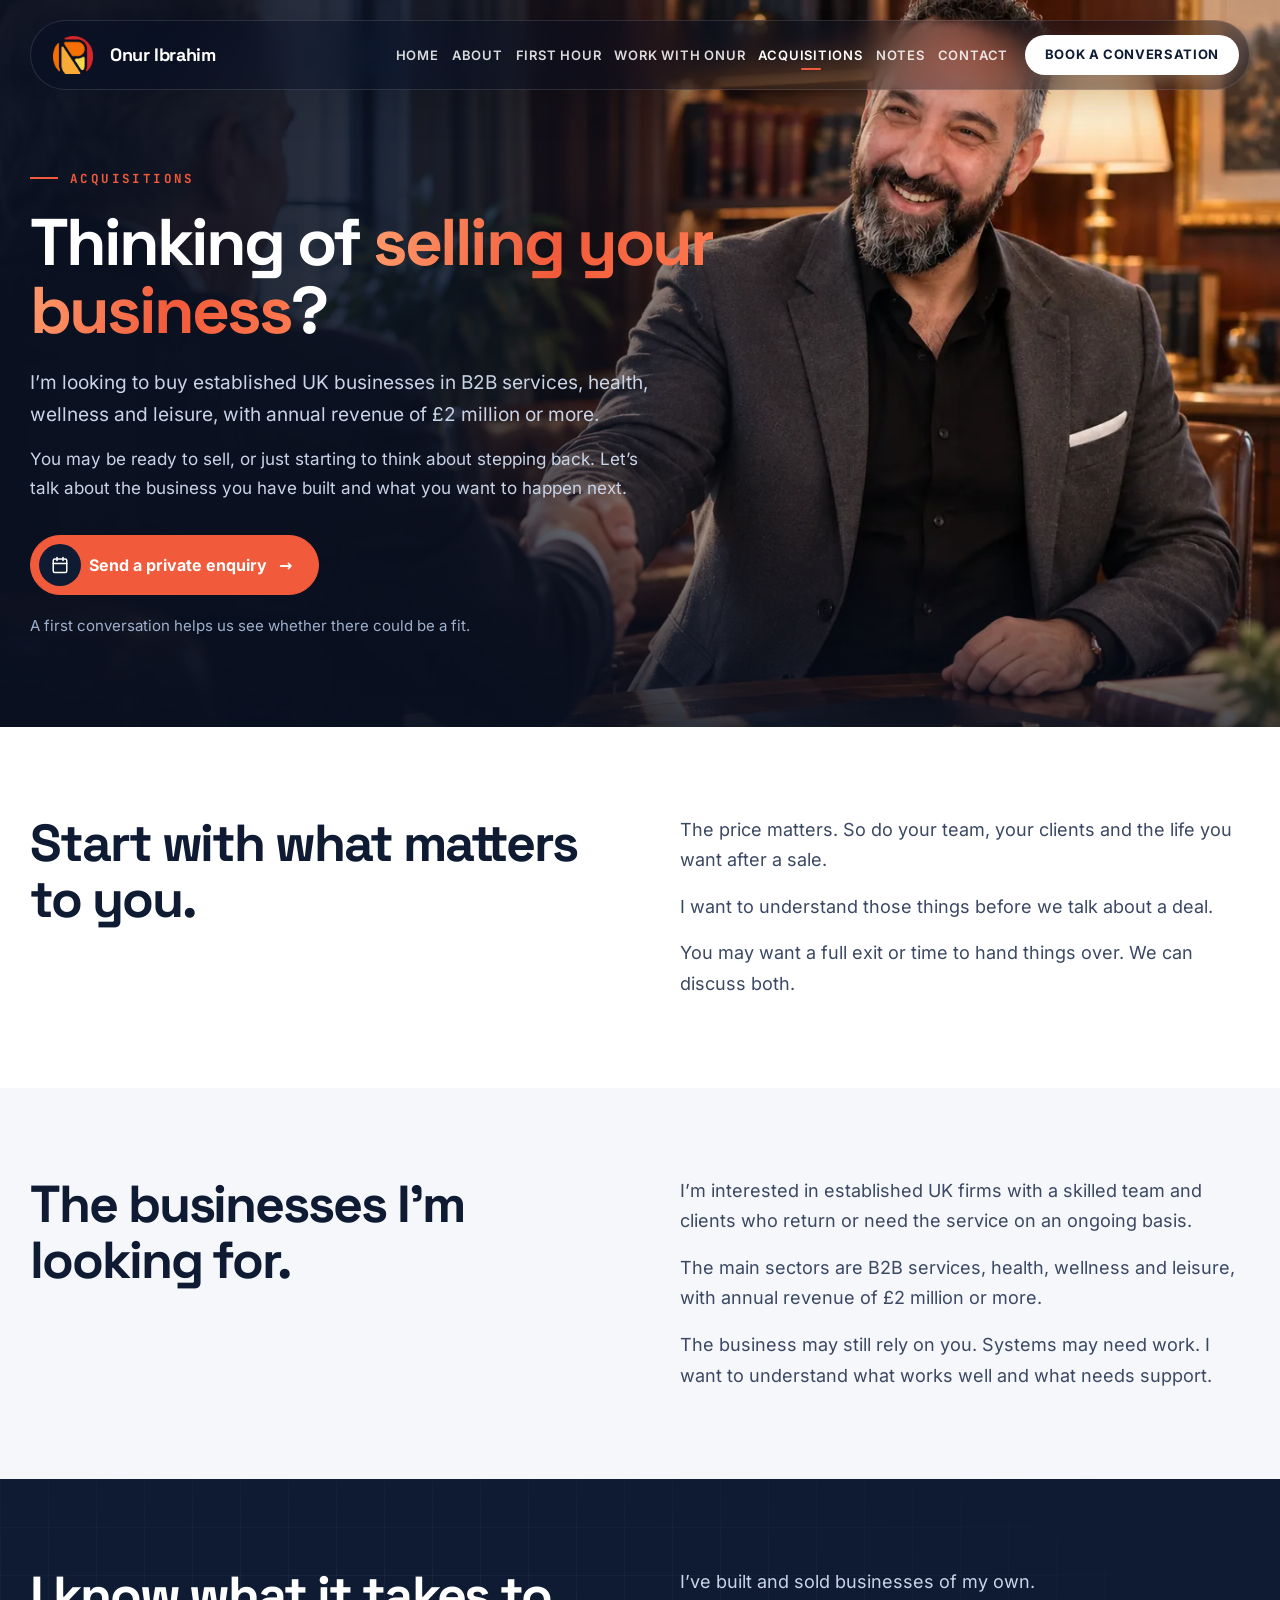
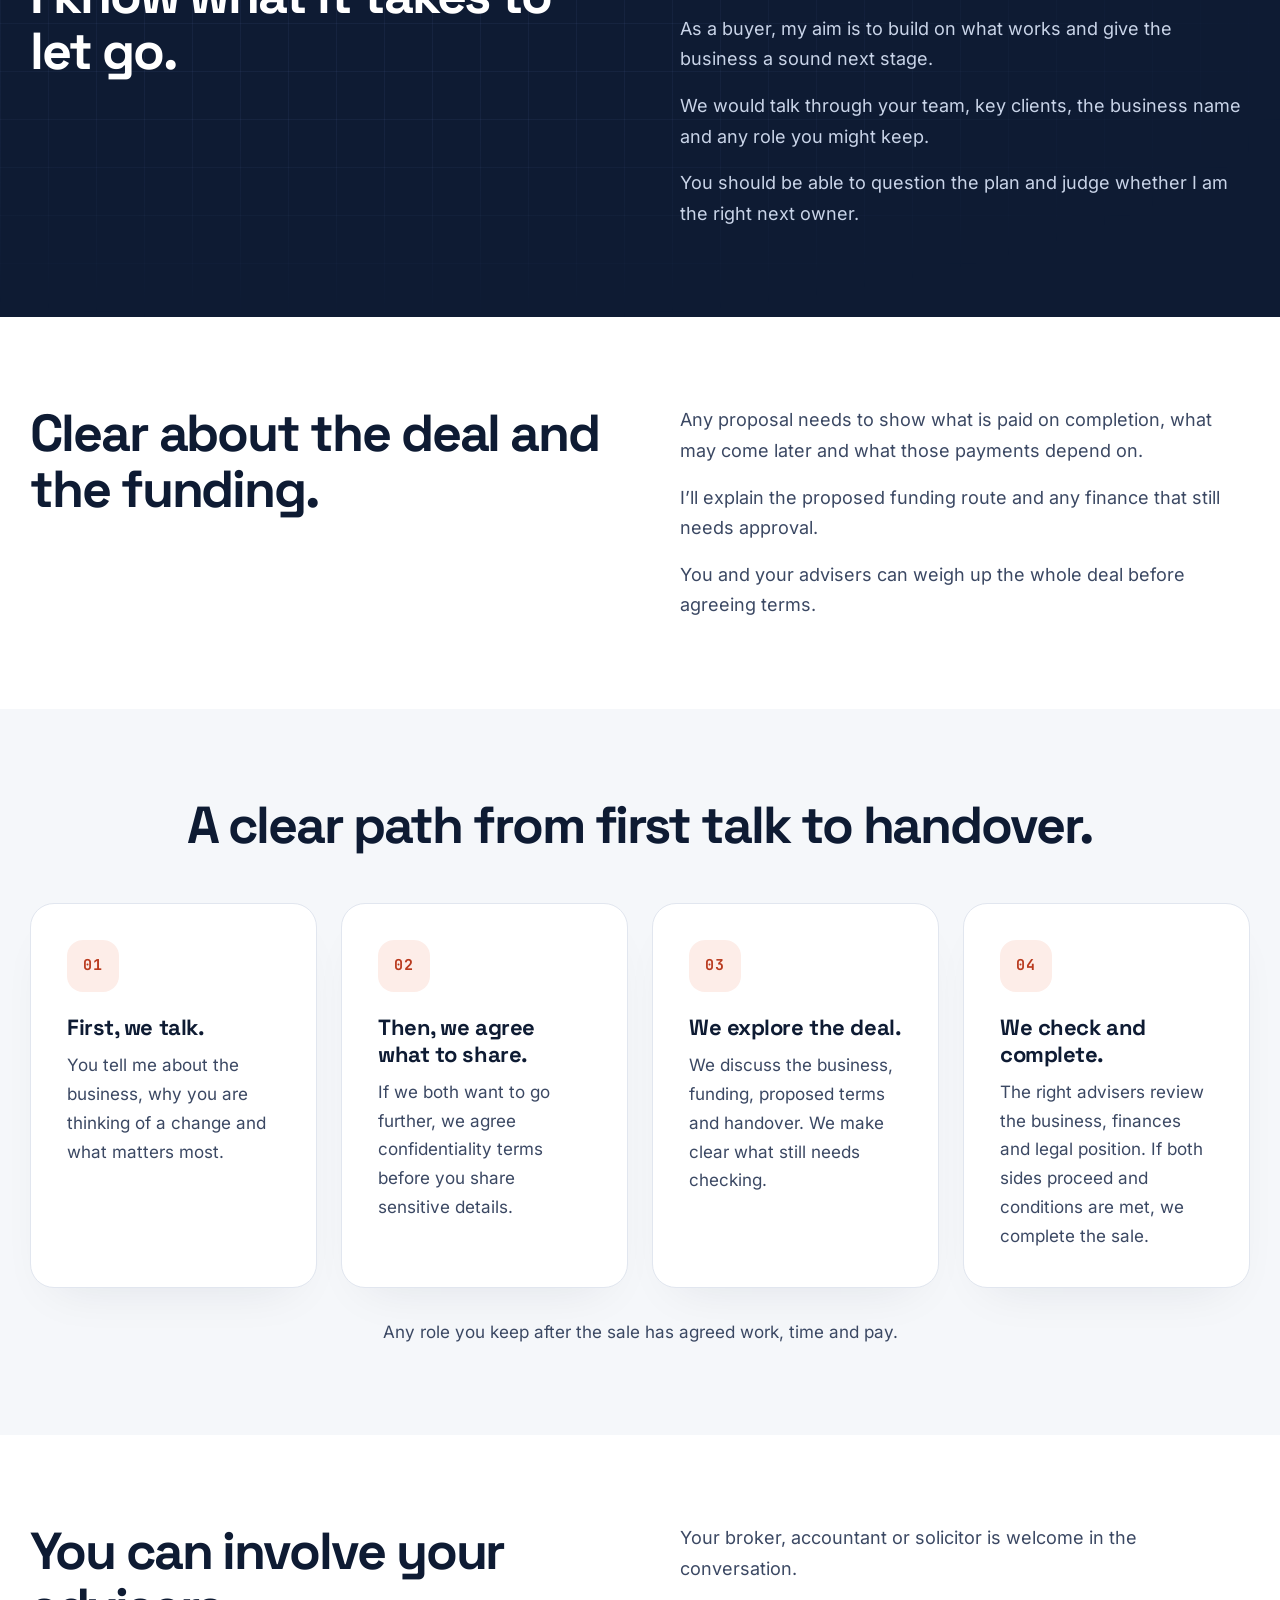
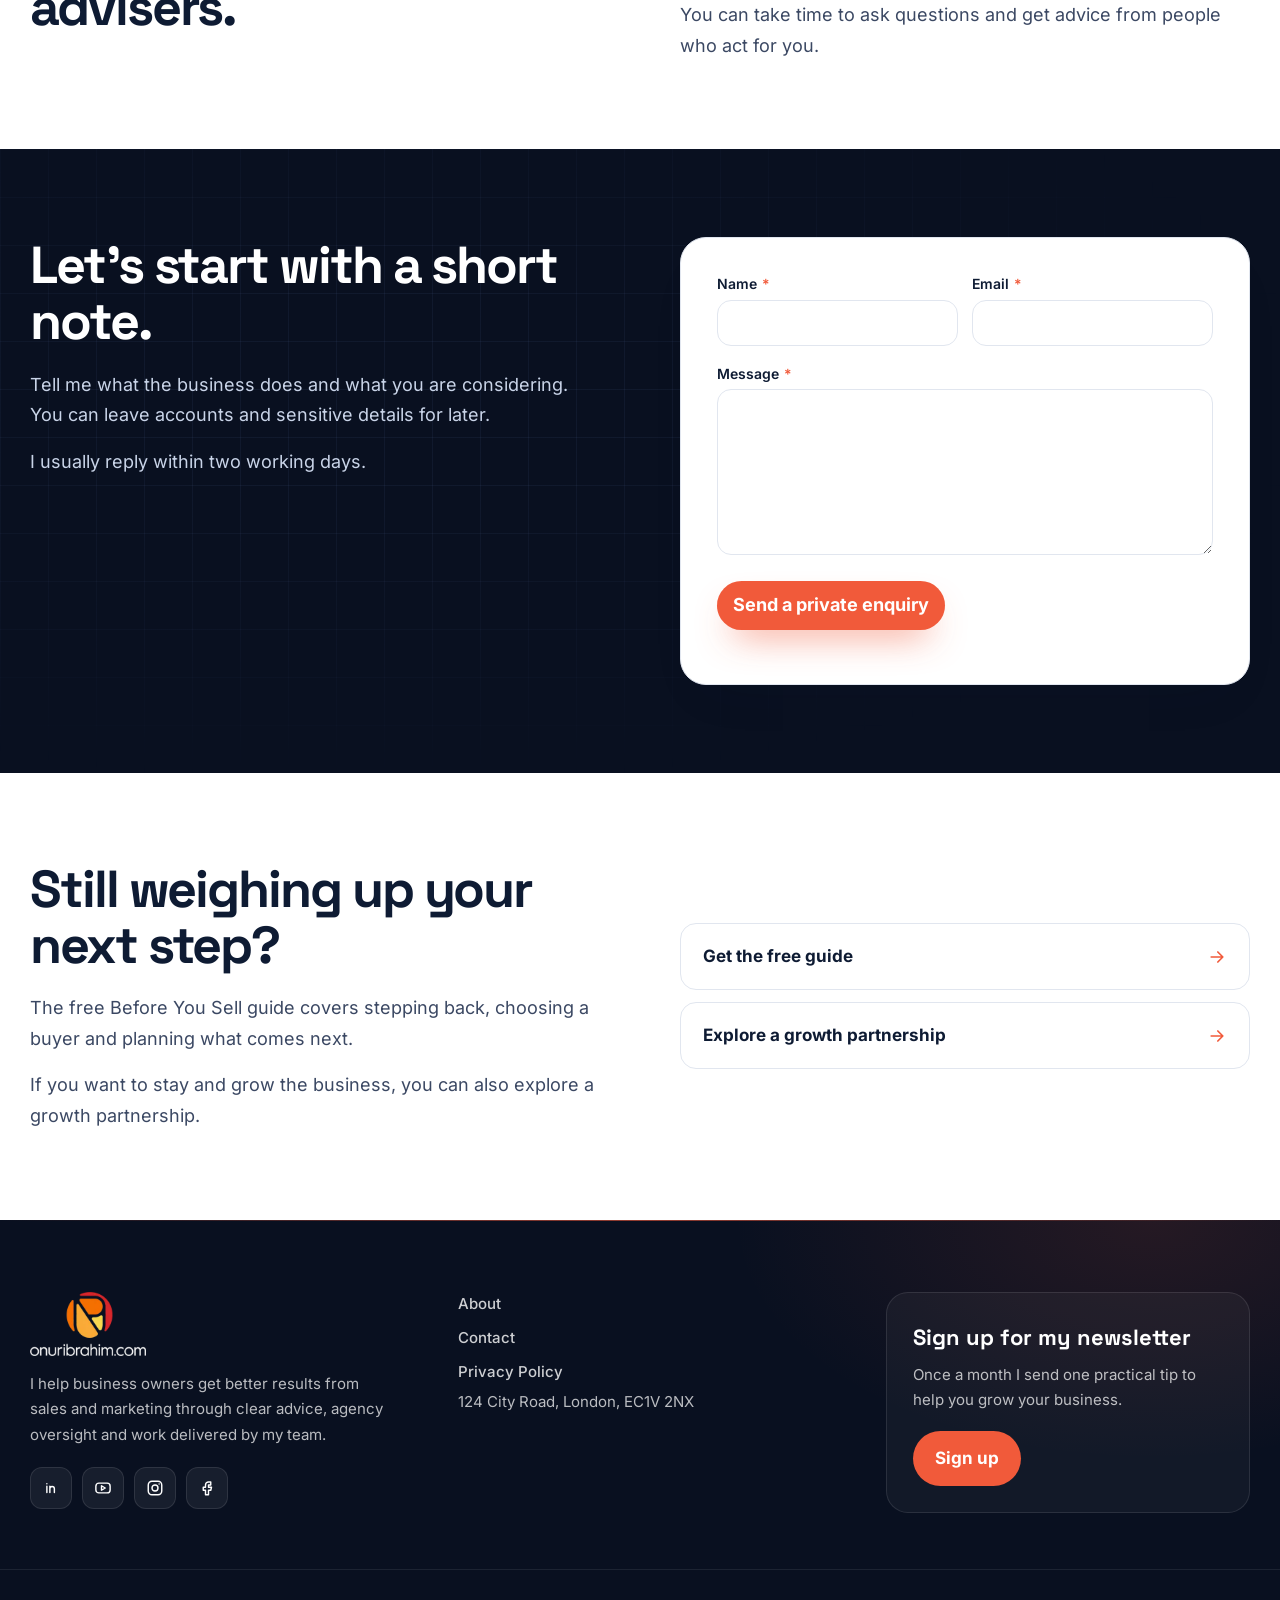
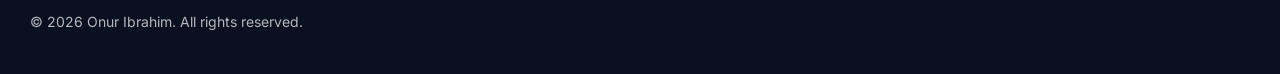
<file: acquisitions/index.html>
<!doctype html><html lang="en-US" prefix="og: https://ogp.me/ns#" class="no-js" itemtype="https://schema.org/WebPage" itemscope><head><meta charset="UTF-8"><meta name="viewport" content="width=device-width, initial-scale=1, minimum-scale=1"><link rel="preload" href="https://HamzaJaved2704.github.io/onur-ibrahim-preview/wp-content/plugins/site-design/fonts/spacegrotesk-latin.woff2" as="font" type="font/woff2" crossorigin><link rel="preload" href="https://HamzaJaved2704.github.io/onur-ibrahim-preview/wp-content/plugins/site-design/fonts/inter-latin.woff2" as="font" type="font/woff2" crossorigin><title>Sell Your UK Business | Speak With Onur Ibrahim</title><meta name="description" content="Thinking about selling a UK business with £2 million or more in revenue? Speak with Onur Ibrahim about the fit, funding and handover."/><meta name="robots" content="noindex, nofollow"/><meta property="og:locale" content="en_US" /><meta property="og:type" content="article" /><meta property="og:title" content="Sell Your UK Business | Speak With Onur Ibrahim" /><meta property="og:description" content="Thinking about selling a UK business with £2 million or more in revenue? Speak with Onur Ibrahim about the fit, funding and handover." /><meta property="og:url" content="https://HamzaJaved2704.github.io/onur-ibrahim-preview/acquisitions/" /><meta property="og:site_name" content="Onur Ibrahim" /><meta property="og:updated_time" content="2026-11-01T19:57:43+00:00" /><meta property="og:image" content="https://HamzaJaved2704.github.io/onur-ibrahim-preview/wp-content/uploads/2026/11/onur-ibrahim-acq-handover-s.webp" /><meta property="og:image:width" content="1000" /><meta property="og:image:height" content="750" /><meta property="og:image:alt" content="Onur Ibrahim shaking hands with a business owner" /><meta property="og:image:type" content="image/webp" /><meta property="article:published_time" content="2026-11-01T17:42:07+00:00" /><meta property="article:modified_time" content="2026-11-01T19:57:43+00:00" /><meta name="twitter:card" content="summary_large_image" /><meta name="twitter:title" content="Sell Your UK Business | Speak With Onur Ibrahim" /><meta name="twitter:description" content="Thinking about selling a UK business with £2 million or more in revenue? Speak with Onur Ibrahim about the fit, funding and handover." /><meta name="twitter:image" content="https://HamzaJaved2704.github.io/onur-ibrahim-preview/wp-content/uploads/2026/11/onur-ibrahim-acq-handover-s.webp" /><meta name="twitter:label1" content="Time to read" /><meta name="twitter:data1" content="2 minutes" /> <script type="application/ld+json" class="rank-math-schema">{"@context":"https://schema.org","@graph":[{"@type":["Person","Organization"],"@id":"https://HamzaJaved2704.github.io/onur-ibrahim-preview/#person","name":"Onur Ibrahim","logo":{"@type":"ImageObject","@id":"https://HamzaJaved2704.github.io/onur-ibrahim-preview/#logo","url":"https://HamzaJaved2704.github.io/onur-ibrahim-preview/wp-content/uploads/2026/11/onur-ibrahim-logo-mark-v2.webp","contentUrl":"https://HamzaJaved2704.github.io/onur-ibrahim-preview/wp-content/uploads/2026/11/onur-ibrahim-logo-mark-v2.webp","caption":"Onur Ibrahim","inLanguage":"en-US"},"image":{"@type":"ImageObject","@id":"https://HamzaJaved2704.github.io/onur-ibrahim-preview/#logo","url":"https://HamzaJaved2704.github.io/onur-ibrahim-preview/wp-content/uploads/2026/11/onur-ibrahim-logo-mark-v2.webp","contentUrl":"https://HamzaJaved2704.github.io/onur-ibrahim-preview/wp-content/uploads/2026/11/onur-ibrahim-logo-mark-v2.webp","caption":"Onur Ibrahim","inLanguage":"en-US"}},{"@type":"WebSite","@id":"https://HamzaJaved2704.github.io/onur-ibrahim-preview/#website","url":"https://HamzaJaved2704.github.io/onur-ibrahim-preview","name":"Onur Ibrahim","publisher":{"@id":"https://HamzaJaved2704.github.io/onur-ibrahim-preview/#person"},"inLanguage":"en-US"},{"@type":"ImageObject","@id":"https://HamzaJaved2704.github.io/onur-ibrahim-preview/wp-content/uploads/2026/11/onur-ibrahim-acq-handover-s.webp","url":"https://HamzaJaved2704.github.io/onur-ibrahim-preview/wp-content/uploads/2026/11/onur-ibrahim-acq-handover-s.webp","width":"200","height":"200","inLanguage":"en-US"},{"@type":"WebPage","@id":"https://HamzaJaved2704.github.io/onur-ibrahim-preview/acquisitions/#webpage","url":"https://HamzaJaved2704.github.io/onur-ibrahim-preview/acquisitions/","name":"Sell Your UK Business | Speak With Onur Ibrahim","datePublished":"2026-11-01T17:42:07+00:00","dateModified":"2026-11-01T19:57:43+00:00","isPartOf":{"@id":"https://HamzaJaved2704.github.io/onur-ibrahim-preview/#website"},"primaryImageOfPage":{"@id":"https://HamzaJaved2704.github.io/onur-ibrahim-preview/wp-content/uploads/2026/11/onur-ibrahim-acq-handover-s.webp"},"inLanguage":"en-US"},{"@type":"Person","@id":"https://HamzaJaved2704.github.io/onur-ibrahim-preview/acquisitions/#author","name":"Onur Ibrahim","image":{"@type":"ImageObject","@id":"https://HamzaJaved2704.github.io/onur-ibrahim-preview/wp-content/plugins/site-design/assets/brand/onur-avatar.webp","url":"https://HamzaJaved2704.github.io/onur-ibrahim-preview/wp-content/plugins/site-design/assets/brand/onur-avatar.webp","caption":"Onur Ibrahim","inLanguage":"en-US"},"sameAs":["https://HamzaJaved2704.github.io/onur-ibrahim-preview"]},{"@type":"Article","headline":"Sell Your UK Business | Speak With Onur Ibrahim","keywords":"selling your business","datePublished":"2026-11-01T17:42:07+00:00","dateModified":"2026-11-01T19:57:43+00:00","author":{"@id":"https://HamzaJaved2704.github.io/onur-ibrahim-preview/acquisitions/#author","name":"Onur Ibrahim"},"publisher":{"@id":"https://HamzaJaved2704.github.io/onur-ibrahim-preview/#person"},"description":"Thinking about selling a UK business with \u00a32 million or more in revenue? Speak with Onur Ibrahim about the fit, funding and handover.","name":"Sell Your UK Business | Speak With Onur Ibrahim","@id":"https://HamzaJaved2704.github.io/onur-ibrahim-preview/acquisitions/#richSnippet","isPartOf":{"@id":"https://HamzaJaved2704.github.io/onur-ibrahim-preview/acquisitions/#webpage"},"image":{"@id":"https://HamzaJaved2704.github.io/onur-ibrahim-preview/wp-content/uploads/2026/11/onur-ibrahim-acq-handover-s.webp"},"inLanguage":"en-US","mainEntityOfPage":{"@id":"https://HamzaJaved2704.github.io/onur-ibrahim-preview/acquisitions/#webpage"}}]}</script> <link rel="alternate" type="application/rss+xml" title="Onur Ibrahim &raquo; Feed" href="https://HamzaJaved2704.github.io/onur-ibrahim-preview/feed/" /><link rel="alternate" type="application/rss+xml" title="Onur Ibrahim &raquo; Comments Feed" href="https://HamzaJaved2704.github.io/onur-ibrahim-preview/comments/feed/" /><link rel="preload" as="image" href="https://HamzaJaved2704.github.io/onur-ibrahim-preview/wp-content/uploads/2026/11/onur-ibrahim-acq-handover.webp" media="(min-width: 1025px)" fetchpriority="high"> <script data-optimized="1" src="[data-uri]" defer></script> <link rel="alternate" title="oEmbed (JSON)" type="application/json+oembed" href="https://HamzaJaved2704.github.io/onur-ibrahim-preview/wp-json/oembed/1.0/embed?url=http%3A%2F%2Flocalhost%3A8089%2Facquisitions%2F" /><link rel="alternate" title="oEmbed (XML)" type="text/xml+oembed" href="https://HamzaJaved2704.github.io/onur-ibrahim-preview/wp-json/oembed/1.0/embed?url=http%3A%2F%2Flocalhost%3A8089%2Facquisitions%2F&#038;format=xml" /><link data-optimized="2" rel="stylesheet" href="https://HamzaJaved2704.github.io/onur-ibrahim-preview/wp-content/litespeed/css/49c039f6689a6298036ee72300ec108e.css?ver=62c43" /><link rel="https://api.w.org/" href="https://HamzaJaved2704.github.io/onur-ibrahim-preview/wp-json/" /><link rel="alternate" title="JSON" type="application/json" href="https://HamzaJaved2704.github.io/onur-ibrahim-preview/wp-json/wp/v2/pages/10" /><link rel="icon" href="https://HamzaJaved2704.github.io/onur-ibrahim-preview/wp-content/uploads/2026/11/onur-ibrahim-site-icon-v2-150x150.png" sizes="32x32" /><link rel="icon" href="https://HamzaJaved2704.github.io/onur-ibrahim-preview/wp-content/uploads/2026/11/onur-ibrahim-site-icon-v2-300x300.png" sizes="192x192" /><link rel="apple-touch-icon" href="https://HamzaJaved2704.github.io/onur-ibrahim-preview/wp-content/uploads/2026/11/onur-ibrahim-site-icon-v2-300x300.png" /><meta name="msapplication-TileImage" content="https://HamzaJaved2704.github.io/onur-ibrahim-preview/wp-content/uploads/2026/11/onur-ibrahim-site-icon-v2-300x300.png" /></head><body class="wp-singular page-template-default page page-id-10 wp-custom-logo wp-embed-responsive wp-theme-kadence footer-on-bottom hide-focus-outline link-style-no-underline content-title-style-hide content-width-fullwidth content-style-unboxed content-vertical-padding-hide transparent-header mobile-transparent-header"><div id="wrapper" class="site wp-site-blocks">
<a class="skip-link screen-reader-text scroll-ignore" href="#main">Skip to content</a><header id="masthead" class="site-header" role="banner" itemtype="https://schema.org/WPHeader" itemscope><div id="main-header" class="site-header-wrap"><div class="site-header-inner-wrap"><div class="site-header-upper-wrap"><div class="site-header-upper-inner-wrap"><div class="site-main-header-wrap site-header-row-container site-header-focus-item site-header-row-layout-standard kadence-sticky-header" data-section="kadence_customizer_header_main" data-shrink="true" data-shrink-height="62" data-reveal-scroll-up="false"><div class="site-header-row-container-inner"><div class="site-container"><div class="site-main-header-inner-wrap site-header-row site-header-row-has-sides site-header-row-no-center"><div class="site-header-main-section-left site-header-section site-header-section-left"><div class="site-header-item site-header-focus-item" data-section="title_tagline"><div class="site-branding branding-layout-standard"><a class="brand has-logo-image" href="https://HamzaJaved2704.github.io/onur-ibrahim-preview/" rel="home"><img width="103" height="96" src="https://HamzaJaved2704.github.io/onur-ibrahim-preview/wp-content/uploads/2026/11/onur-ibrahim-logo-mark-v2.webp" class="custom-logo" alt="" decoding="async" /><div class="site-title-wrap"><p class="site-title">Onur Ibrahim</p></div></a></div></div></div><div class="site-header-main-section-right site-header-section site-header-section-right"><div class="site-header-item site-header-focus-item site-header-item-main-navigation header-navigation-layout-stretch-false header-navigation-layout-fill-stretch-false" data-section="kadence_customizer_primary_navigation"><nav id="site-navigation" class="main-navigation header-navigation hover-to-open nav--toggle-sub header-navigation-style-standard header-navigation-dropdown-animation-none" role="navigation" aria-label="Primary"><div class="primary-menu-container header-menu-container"><ul id="primary-menu" class="menu"><li id="menu-item-17" class="menu-item menu-item-type-post_type menu-item-object-page menu-item-home menu-item-17"><a href="https://HamzaJaved2704.github.io/onur-ibrahim-preview/">Home</a></li><li id="menu-item-18" class="menu-item menu-item-type-post_type menu-item-object-page menu-item-18"><a href="https://HamzaJaved2704.github.io/onur-ibrahim-preview/about-onur-ibrahim/">About</a></li><li id="menu-item-19" class="menu-item menu-item-type-post_type menu-item-object-page menu-item-19"><a href="https://HamzaJaved2704.github.io/onur-ibrahim-preview/the-first-hour-with-onur-ibrahim/">First Hour</a></li><li id="menu-item-20" class="menu-item menu-item-type-post_type menu-item-object-page menu-item-20"><a href="https://HamzaJaved2704.github.io/onur-ibrahim-preview/work-with-onur-ibrahim/">Work With Onur</a></li><li id="menu-item-21" class="menu-item menu-item-type-post_type menu-item-object-page current-menu-item page_item page-item-10 current_page_item menu-item-21"><a href="https://HamzaJaved2704.github.io/onur-ibrahim-preview/acquisitions/" aria-current="page">Acquisitions</a></li><li id="menu-item-22" class="menu-item menu-item-type-post_type menu-item-object-page menu-item-22"><a href="https://HamzaJaved2704.github.io/onur-ibrahim-preview/notes/">Notes</a></li><li id="menu-item-23" class="menu-item menu-item-type-post_type menu-item-object-page menu-item-23"><a href="https://HamzaJaved2704.github.io/onur-ibrahim-preview/contact-onur-ibrahim/">Contact</a></li></ul></div></nav></div><div class="site-header-item site-header-focus-item" data-section="kadence_customizer_header_button"><div class="header-button-wrap"><div class="header-button-inner-wrap"><a href="https://api.pingbean.com/widget/bookings/the-first-hour" target="_blank" rel="noopener noreferrer" class="button header-button button-size-custom button-style-filled">Book a conversation</a></div></div></div></div></div></div></div></div></div></div></div></div><div id="mobile-header" class="site-mobile-header-wrap"><div class="site-header-inner-wrap"><div class="site-header-upper-wrap"><div class="site-header-upper-inner-wrap"><div class="site-main-header-wrap site-header-focus-item site-header-row-layout-standard site-header-row-tablet-layout-default site-header-row-mobile-layout-default "><div class="site-header-row-container-inner"><div class="site-container"><div class="site-main-header-inner-wrap site-header-row site-header-row-has-sides site-header-row-no-center"><div class="site-header-main-section-left site-header-section site-header-section-left"><div class="site-header-item site-header-focus-item" data-section="title_tagline"><div class="site-branding mobile-site-branding branding-layout-standard branding-tablet-layout-standard branding-mobile-layout-standard"><a class="brand has-logo-image" href="https://HamzaJaved2704.github.io/onur-ibrahim-preview/" rel="home"><img width="103" height="96" src="https://HamzaJaved2704.github.io/onur-ibrahim-preview/wp-content/uploads/2026/11/onur-ibrahim-logo-mark-v2.webp" class="custom-logo" alt="" decoding="async" /><div class="site-title-wrap"><div class="site-title">Onur Ibrahim</div></div></a></div></div></div><div class="site-header-main-section-right site-header-section site-header-section-right"><div class="site-header-item site-header-focus-item site-header-item-navgation-popup-toggle" data-section="kadence_customizer_mobile_trigger"><div class="mobile-toggle-open-container">
<button id="mobile-toggle" class="menu-toggle-open drawer-toggle menu-toggle-style-default" aria-label="Open menu" data-toggle-target="#mobile-drawer" data-toggle-body-class="showing-popup-drawer-from-right" aria-expanded="false" data-set-focus=".menu-toggle-close"
>
<span class="menu-toggle-icon"><span class="kadence-svg-iconset"><svg aria-hidden="true" class="kadence-svg-icon kadence-menu-svg" fill="currentColor" version="1.1" xmlns="http://www.w3.org/2000/svg" width="24" height="24" viewBox="0 0 24 24"><title>Toggle Menu</title><path d="M3 13h18c0.552 0 1-0.448 1-1s-0.448-1-1-1h-18c-0.552 0-1 0.448-1 1s0.448 1 1 1zM3 7h18c0.552 0 1-0.448 1-1s-0.448-1-1-1h-18c-0.552 0-1 0.448-1 1s0.448 1 1 1zM3 19h18c0.552 0 1-0.448 1-1s-0.448-1-1-1h-18c-0.552 0-1 0.448-1 1s0.448 1 1 1z"></path>
</svg></span></span>
</button></div></div></div></div></div></div></div></div></div></div></div></header><main id="inner-wrap" class="wrap kt-clear" role="main"><div id="primary" class="content-area"><div class="content-container site-container"><div id="main" class="site-main"><div class="content-wrap"><article id="post-10" class="entry content-bg single-entry post-10 page type-page status-publish hentry"><div class="entry-content-wrap"><div class="entry-content single-content"><div class="kb-row-layout-wrap kb-row-layout-id10_b5263f-32 alignnone kt-row-has-bg oi-hero oi-page-hero wp-block-kadence-rowlayout"><div class="kt-row-layout-overlay kt-row-overlay-gradient"></div><div class="kt-row-column-wrap kt-has-1-columns kt-row-layout-equal kt-tab-layout-inherit kt-mobile-layout-row kt-row-valign-middle kb-theme-content-width"><div class="wp-block-kadence-column kadence-column10_bb66ef-64"><div class="kt-inside-inner-col"><div class="kb-row-layout-wrap kb-row-layout-id10_5d9cfd-9e alignnone wp-block-kadence-rowlayout"><div class="kt-row-column-wrap kt-has-2-columns kt-row-layout-left-golden kt-tab-layout-row kt-mobile-layout-row kt-row-valign-middle"><div class="wp-block-kadence-column kadence-column10_150b36-cf"><div class="kt-inside-inner-col"><p class="kt-adv-heading10_d867bf-cc oi-kick wp-block-kadence-advancedheading" data-kb-block="kb-adv-heading10_d867bf-cc">ACQUISITIONS</p><h1 class="kt-adv-heading10_437126-76 oi-h1 wp-block-kadence-advancedheading" data-kb-block="kb-adv-heading10_437126-76">Thinking of <mark class="kt-highlight">selling your business</mark>?</h1><p class="oi-lead has-text-color wp-block-paragraph" style="color:#C9D4E8;margin-top:0px;margin-bottom:14px;font-size:19px">I&#8217;m looking to buy established UK businesses in B2B services, health, wellness and leisure, with annual revenue of £2 million or more.</p><p class="oi-lead has-text-color wp-block-paragraph" style="color:#C9D4E8;margin-top:0px;margin-bottom:0px;font-size:17px">You may be ready to sell, or just starting to think about stepping back. Let&#8217;s talk about the business you have built and what you want to happen next.</p><div class="wp-block-kadence-advancedbtn kb-buttons-wrap kb-btns10_62e711-96 oi-btns"><a class="kb-button kt-button button kb-btn10_9e7db4-ba kt-btn-size-standard kt-btn-width-type-auto kb-btn-global-fill kt-btn-has-text-true kt-btn-has-svg-true oi-btn oi-btn-primary wp-block-kadence-singlebtn" href="#enquiry"><span class="kb-svg-icon-wrap kb-svg-icon-fe_calendar kt-btn-icon-side-left"><svg viewBox="0 0 24 24"  fill="none" stroke="currentColor" stroke-width="2" stroke-linecap="round" stroke-linejoin="round" xmlns="http://www.w3.org/2000/svg"  aria-hidden="true"><rect x="3" y="4" width="18" height="18" rx="2" ry="2"/><line x1="16" y1="2" x2="16" y2="6"/><line x1="8" y1="2" x2="8" y2="6"/><line x1="3" y1="10" x2="21" y2="10"/></svg></span><span class="kt-btn-inner-text">Send a private enquiry</span></a></div><p class="oi-hero-note has-text-color wp-block-paragraph" style="color:#9FB0CF;margin-top:18px;margin-bottom:0px;font-size:15px">A first conversation helps us see whether there could be a fit.</p></div></div><div class="wp-block-kadence-column kadence-column10_dbff68-1c"><div class="kt-inside-inner-col"></div></div></div></div><div class="kb-row-layout-wrap kb-row-layout-id10_09a0c2-35 alignnone kb-v-lg-hidden oi-stackpic wp-block-kadence-rowlayout"><div class="kt-row-column-wrap kt-has-1-columns kt-row-layout-equal kt-tab-layout-inherit kt-mobile-layout-row kt-row-valign-top"><div class="wp-block-kadence-column kadence-column10_f73ada-1a"><div class="kt-inside-inner-col"><div class="wp-block-kadence-image kb-image10_28d39c-cb oi-photo"><figure class="aligncenter size-full is-resized"><img loading="lazy" decoding="async" src="https://HamzaJaved2704.github.io/onur-ibrahim-preview/wp-content/uploads/2026/11/onur-ibrahim-acq-handover-s.webp" alt="Onur Ibrahim shaking hands with a business owner" class="kb-img wp-image-98" width="1000" height="750" srcset="https://HamzaJaved2704.github.io/onur-ibrahim-preview/wp-content/uploads/2026/11/onur-ibrahim-acq-handover-s.webp 1000w, https://HamzaJaved2704.github.io/onur-ibrahim-preview/wp-content/uploads/2026/11/onur-ibrahim-acq-handover-s-300x225.webp 300w, https://HamzaJaved2704.github.io/onur-ibrahim-preview/wp-content/uploads/2026/11/onur-ibrahim-acq-handover-s-768x576.webp 768w" sizes="auto, (max-width: 1000px) 100vw, 1000px" /></figure></div></div></div></div></div></div></div></div></div><div class="kb-row-layout-wrap kb-row-layout-id10_883fa4-50 alignnone kt-row-has-bg oi-acq-matters wp-block-kadence-rowlayout"><div class="kt-row-column-wrap kt-has-1-columns kt-row-layout-equal kt-tab-layout-inherit kt-mobile-layout-row kt-row-valign-top kb-theme-content-width"><div class="wp-block-kadence-column kadence-column10_b521a8-b5"><div class="kt-inside-inner-col"><div class="kb-row-layout-wrap kb-row-layout-id10_fb16fe-44 alignnone wp-block-kadence-rowlayout"><div class="kt-row-column-wrap kt-has-2-columns kt-row-layout-equal kt-tab-layout-row kt-mobile-layout-row kt-row-valign-top"><div class="wp-block-kadence-column kadence-column10_c04a9a-46"><div class="kt-inside-inner-col"><h2 class="kt-adv-heading10_63f162-04 oi-h2 wp-block-kadence-advancedheading" data-kb-block="kb-adv-heading10_63f162-04">Start with what matters to you.</h2></div></div><div class="wp-block-kadence-column kadence-column10_a93740-00"><div class="kt-inside-inner-col"><p class="wp-block-paragraph" style="margin-top:0px;margin-bottom:16px;font-size:18px">The price matters. So do your team, your clients and the life you want after a sale.</p><p class="wp-block-paragraph" style="margin-top:0px;margin-bottom:16px;font-size:18px">I want to understand those things before we talk about a deal.</p><p class="wp-block-paragraph" style="margin-top:0px;margin-bottom:0px;font-size:18px">You may want a full exit or time to hand things over. We can discuss both.</p></div></div></div></div></div></div></div></div><div class="kb-row-layout-wrap kb-row-layout-id10_50765e-bb alignnone kt-row-has-bg oi-acq-looking wp-block-kadence-rowlayout"><div class="kt-row-column-wrap kt-has-1-columns kt-row-layout-equal kt-tab-layout-inherit kt-mobile-layout-row kt-row-valign-top kb-theme-content-width"><div class="wp-block-kadence-column kadence-column10_c114f4-a0"><div class="kt-inside-inner-col"><div class="kb-row-layout-wrap kb-row-layout-id10_40cf62-46 alignnone wp-block-kadence-rowlayout"><div class="kt-row-column-wrap kt-has-2-columns kt-row-layout-equal kt-tab-layout-row kt-mobile-layout-row kt-row-valign-top"><div class="wp-block-kadence-column kadence-column10_35c584-fc"><div class="kt-inside-inner-col"><h2 class="kt-adv-heading10_8c9e6b-8c oi-h2 wp-block-kadence-advancedheading" data-kb-block="kb-adv-heading10_8c9e6b-8c">The businesses I&#8217;m looking for.</h2></div></div><div class="wp-block-kadence-column kadence-column10_414e8d-e5"><div class="kt-inside-inner-col"><p class="wp-block-paragraph" style="margin-top:0px;margin-bottom:16px;font-size:18px">I&#8217;m interested in established UK firms with a skilled team and clients who return or need the service on an ongoing basis.</p><p class="wp-block-paragraph" style="margin-top:0px;margin-bottom:16px;font-size:18px">The main sectors are B2B services, health, wellness and leisure, with annual revenue of £2 million or more.</p><p class="wp-block-paragraph" style="margin-top:0px;margin-bottom:0px;font-size:18px">The business may still rely on you. Systems may need work. I want to understand what works well and what needs support.</p></div></div></div></div></div></div></div></div><div class="kb-row-layout-wrap kb-row-layout-id10_e83bc9-94 alignnone kt-row-has-bg oi-acq-letgo oi-dark wp-block-kadence-rowlayout"><div class="kt-row-column-wrap kt-has-1-columns kt-row-layout-equal kt-tab-layout-inherit kt-mobile-layout-row kt-row-valign-top kb-theme-content-width"><div class="wp-block-kadence-column kadence-column10_b542da-b5"><div class="kt-inside-inner-col"><div class="kb-row-layout-wrap kb-row-layout-id10_31325d-0d alignnone wp-block-kadence-rowlayout"><div class="kt-row-column-wrap kt-has-2-columns kt-row-layout-equal kt-tab-layout-row kt-mobile-layout-row kt-row-valign-top"><div class="wp-block-kadence-column kadence-column10_1e25b6-9a"><div class="kt-inside-inner-col"><h2 class="kt-adv-heading10_5aea29-d5 oi-h2 wp-block-kadence-advancedheading" data-kb-block="kb-adv-heading10_5aea29-d5">I know what it takes to let go.</h2></div></div><div class="wp-block-kadence-column kadence-column10_e368c8-c2"><div class="kt-inside-inner-col"><p class="has-text-color wp-block-paragraph" style="color:#C9D4E8;margin-top:0px;margin-bottom:16px;font-size:18px">I&#8217;ve built and sold businesses of my own.</p><p class="has-text-color wp-block-paragraph" style="color:#C9D4E8;margin-top:0px;margin-bottom:16px;font-size:18px">As a buyer, my aim is to build on what works and give the business a sound next stage.</p><p class="has-text-color wp-block-paragraph" style="color:#C9D4E8;margin-top:0px;margin-bottom:16px;font-size:18px">We would talk through your team, key clients, the business name and any role you might keep.</p><p class="has-text-color wp-block-paragraph" style="color:#C9D4E8;margin-top:0px;margin-bottom:0px;font-size:18px">You should be able to question the plan and judge whether I am the right next owner.</p></div></div></div></div></div></div></div></div><div class="kb-row-layout-wrap kb-row-layout-id10_e7505a-a5 alignnone kt-row-has-bg oi-acq-deal wp-block-kadence-rowlayout"><div class="kt-row-column-wrap kt-has-1-columns kt-row-layout-equal kt-tab-layout-inherit kt-mobile-layout-row kt-row-valign-top kb-theme-content-width"><div class="wp-block-kadence-column kadence-column10_7102a0-ec"><div class="kt-inside-inner-col"><div class="kb-row-layout-wrap kb-row-layout-id10_9ce345-1f alignnone wp-block-kadence-rowlayout"><div class="kt-row-column-wrap kt-has-2-columns kt-row-layout-equal kt-tab-layout-row kt-mobile-layout-row kt-row-valign-top"><div class="wp-block-kadence-column kadence-column10_70ba30-e1"><div class="kt-inside-inner-col"><h2 class="kt-adv-heading10_6a5890-7e oi-h2 wp-block-kadence-advancedheading" data-kb-block="kb-adv-heading10_6a5890-7e">Clear about the deal and the funding.</h2></div></div><div class="wp-block-kadence-column kadence-column10_d53858-f8"><div class="kt-inside-inner-col"><p class="wp-block-paragraph" style="margin-top:0px;margin-bottom:16px;font-size:18px">Any proposal needs to show what is paid on completion, what may come later and what those payments depend on.</p><p class="wp-block-paragraph" style="margin-top:0px;margin-bottom:16px;font-size:18px">I&#8217;ll explain the proposed funding route and any finance that still needs approval.</p><p class="wp-block-paragraph" style="margin-top:0px;margin-bottom:0px;font-size:18px">You and your advisers can weigh up the whole deal before agreeing terms.</p></div></div></div></div></div></div></div></div><div class="kb-row-layout-wrap kb-row-layout-id10_93ab34-05 alignnone kt-row-has-bg oi-acq-path wp-block-kadence-rowlayout"><div class="kt-row-column-wrap kt-has-1-columns kt-row-layout-equal kt-tab-layout-inherit kt-mobile-layout-row kt-row-valign-top kb-theme-content-width"><div class="wp-block-kadence-column kadence-column10_26fc6c-5c"><div class="kt-inside-inner-col"><h2 class="kt-adv-heading10_41e4e0-f8 oi-h2 wp-block-kadence-advancedheading" data-kb-block="kb-adv-heading10_41e4e0-f8">A clear path from first talk to handover.</h2><div class="kb-row-layout-wrap kb-row-layout-id10_c59a77-84 alignnone oi-steps wp-block-kadence-rowlayout"><div class="kt-row-column-wrap kt-has-4-columns kt-row-layout-equal kt-tab-layout-two-grid kt-mobile-layout-row kt-row-valign-top kt-inner-column-height-full"><div class="wp-block-kadence-column kadence-column10_a91225-c4 oi-step"><div class="kt-inside-inner-col">
<span class="oi-step-n" aria-hidden="true">01</span><h3 class="kt-adv-heading10_ab6fec-eb oi-h3 wp-block-kadence-advancedheading" data-kb-block="kb-adv-heading10_ab6fec-eb">First, we talk.</h3><p class="wp-block-paragraph" style="margin-top:0px;margin-bottom:0px">You tell me about the business, why you are thinking of a change and what matters most.</p></div></div><div class="wp-block-kadence-column kadence-column10_c7b462-26 oi-step"><div class="kt-inside-inner-col">
<span class="oi-step-n" aria-hidden="true">02</span><h3 class="kt-adv-heading10_3124b7-be oi-h3 wp-block-kadence-advancedheading" data-kb-block="kb-adv-heading10_3124b7-be">Then, we agree what to share.</h3><p class="wp-block-paragraph" style="margin-top:0px;margin-bottom:0px">If we both want to go further, we agree confidentiality terms before you share sensitive details.</p></div></div><div class="wp-block-kadence-column kadence-column10_fb74f3-ef oi-step"><div class="kt-inside-inner-col">
<span class="oi-step-n" aria-hidden="true">03</span><h3 class="kt-adv-heading10_13e7cd-6c oi-h3 wp-block-kadence-advancedheading" data-kb-block="kb-adv-heading10_13e7cd-6c">We explore the deal.</h3><p class="wp-block-paragraph" style="margin-top:0px;margin-bottom:0px">We discuss the business, funding, proposed terms and handover. We make clear what still needs checking.</p></div></div><div class="wp-block-kadence-column kadence-column10_c9c19b-4b oi-step"><div class="kt-inside-inner-col">
<span class="oi-step-n" aria-hidden="true">04</span><h3 class="kt-adv-heading10_0420f2-e8 oi-h3 wp-block-kadence-advancedheading" data-kb-block="kb-adv-heading10_0420f2-e8">We check and complete.</h3><p class="wp-block-paragraph" style="margin-top:0px;margin-bottom:0px">The right advisers review the business, finances and legal position. If both sides proceed and conditions are met, we complete the sale.</p></div></div></div></div><div class="wp-block-kadence-spacer aligncenter kt-block-spacer-10_380910-91"><div class="kt-block-spacer kt-block-spacer-halign-center"></div></div><p class="has-text-align-center oi-lead-c oi-note wp-block-paragraph" style="margin-top:0px;margin-bottom:0px;font-size:17px">Any role you keep after the sale has agreed work, time and pay.</p></div></div></div></div><div class="kb-row-layout-wrap kb-row-layout-id10_100015-86 alignnone kt-row-has-bg oi-acq-advisers wp-block-kadence-rowlayout"><div class="kt-row-column-wrap kt-has-1-columns kt-row-layout-equal kt-tab-layout-inherit kt-mobile-layout-row kt-row-valign-top kb-theme-content-width"><div class="wp-block-kadence-column kadence-column10_b931d9-3f"><div class="kt-inside-inner-col"><div class="kb-row-layout-wrap kb-row-layout-id10_1835a8-9d alignnone wp-block-kadence-rowlayout"><div class="kt-row-column-wrap kt-has-2-columns kt-row-layout-equal kt-tab-layout-row kt-mobile-layout-row kt-row-valign-top"><div class="wp-block-kadence-column kadence-column10_68498f-24"><div class="kt-inside-inner-col"><h2 class="kt-adv-heading10_8ffc2d-2e oi-h2 wp-block-kadence-advancedheading" data-kb-block="kb-adv-heading10_8ffc2d-2e">You can involve your advisers.</h2></div></div><div class="wp-block-kadence-column kadence-column10_4606b4-cb"><div class="kt-inside-inner-col"><p class="wp-block-paragraph" style="margin-top:0px;margin-bottom:16px;font-size:18px">Your broker, accountant or solicitor is welcome in the conversation.</p><p class="wp-block-paragraph" style="margin-top:0px;margin-bottom:0px;font-size:18px">You can take time to ask questions and get advice from people who act for you.</p></div></div></div></div></div></div></div></div><div class="kb-row-layout-wrap kb-row-layout-id10_fcdb44-53 alignnone kt-row-has-bg oi-acq-note oi-dark wp-block-kadence-rowlayout" id="enquiry"><div class="kt-row-column-wrap kt-has-1-columns kt-row-layout-equal kt-tab-layout-inherit kt-mobile-layout-row kt-row-valign-top kb-theme-content-width"><div class="wp-block-kadence-column kadence-column10_0ab1e5-c1"><div class="kt-inside-inner-col"><div class="kb-row-layout-wrap kb-row-layout-id10_2db50c-67 alignnone wp-block-kadence-rowlayout"><div class="kt-row-column-wrap kt-has-2-columns kt-row-layout-equal kt-tab-layout-row kt-mobile-layout-row kt-row-valign-top"><div class="wp-block-kadence-column kadence-column10_3b756a-ad"><div class="kt-inside-inner-col"><h2 class="kt-adv-heading10_abeb9a-ad oi-h2 wp-block-kadence-advancedheading" data-kb-block="kb-adv-heading10_abeb9a-ad">Let&#8217;s start with a short note.</h2><p class="has-text-color wp-block-paragraph" style="color:#C9D4E8;margin-top:0px;margin-bottom:16px;font-size:18px">Tell me what the business does and what you are considering. You can leave accounts and sensitive details for later.</p><p class="has-text-color wp-block-paragraph" style="color:#C9D4E8;margin-top:0px;margin-bottom:0px;font-size:18px">I usually reply within two working days.</p></div></div><div class="wp-block-kadence-column kadence-column10_f368e2-75"><div class="kt-inside-inner-col"><div class="kb-row-layout-wrap kb-row-layout-id10_b7116c-2b alignnone wp-block-kadence-rowlayout"><div class="kt-row-column-wrap kt-has-1-columns kt-row-layout-equal kt-tab-layout-row kt-mobile-layout-row kt-row-valign-middle"><div class="wp-block-kadence-column kadence-column10_9d2f3f-29 oi-box"><div class="kt-inside-inner-col"><div class="wp-block-kadence-form kadence-form-10_57e0ff-3d kb-form-wrap oi-form"><form class="kb-form" action="" method="post"><div class="kadence-blocks-form-field kb-field-desk-width-50 kb-field-mobile-width-100 kb-input-size-standard"><label for="kb_field_10_57e0ff-3d_0">Name<span class="required">*</span></label><input name="kb_field_0" id="kb_field_10_57e0ff-3d_0" data-label="Name" type="text" placeholder="" value="" data-type="text" class="kb-field kb-text-style-field kb-text-field kb-field-0" autocomplete="name" data-required="yes"/></div><div class="kadence-blocks-form-field kb-form-field-1 kb-field-desk-width-50 kb-field-mobile-width-100 kb-input-size-standard"><label for="kb_field_10_57e0ff-3d_1">Email<span class="required">*</span></label><input name="kb_field_1" id="kb_field_10_57e0ff-3d_1" data-label="Email" type="email" placeholder="" value="" data-type="email" class="kb-field kb-text-style-field kb-email-field kb-field-1" autocomplete="email" data-required="yes"/></div><div class="kadence-blocks-form-field kb-form-field-2 kb-field-desk-width-100 kb-input-size-standard"><label for="kb_field_10_57e0ff-3d_2">Message<span class="required">*</span></label><textarea name="kb_field_2" id="kb_field_10_57e0ff-3d_2" data-label="Message" type="textarea" placeholder="" data-type="textarea" class="kb-field kb-text-style-field kb-textarea-field kb-field-2" rows="6" data-required="yes"></textarea></div><input type="hidden" name="_kb_form_id" value="10_57e0ff-3d"/><input type="hidden" name="_kb_form_post_id" value=""/><input type="hidden" name="action" value="kb_process_ajax_submit"/><label class="kadence-verify-label">Email<input class="kadence-blocks-field verify" type="text" name="_kb_verify_email" autocomplete="new-password" aria-hidden="true" placeholder="Email" tabindex="-1" data-1p-ignore="true" data-lpignore="true" /></label><div class="kadence-blocks-form-field kb-submit-field kb-field-desk-width-100"><button class="kb-forms-submit button kb-button-size-standard kb-button-width-auto">Send a private enquiry</button></div></form></div>
<noscript><div class="kadence-blocks-form-message kadence-blocks-form-warning">Please enable JavaScript in your browser to submit the form</div><style>.kadence-form-10_57e0ff-3d .kadence-blocks-form-field.kb-submit-field { display: none; }</style></noscript></div></div></div></div></div></div></div></div></div></div></div></div><div class="kb-row-layout-wrap kb-row-layout-id10_86f0b9-bd alignnone kt-row-has-bg oi-acq-weighing wp-block-kadence-rowlayout"><div class="kt-row-column-wrap kt-has-1-columns kt-row-layout-equal kt-tab-layout-inherit kt-mobile-layout-row kt-row-valign-top kb-theme-content-width"><div class="wp-block-kadence-column kadence-column10_b359da-a4"><div class="kt-inside-inner-col"><div class="kb-row-layout-wrap kb-row-layout-id10_ba314a-99 alignnone wp-block-kadence-rowlayout"><div class="kt-row-column-wrap kt-has-2-columns kt-row-layout-equal kt-tab-layout-row kt-mobile-layout-row kt-row-valign-middle"><div class="wp-block-kadence-column kadence-column10_97d909-b7"><div class="kt-inside-inner-col"><h2 class="kt-adv-heading10_ebfac5-10 oi-h2 wp-block-kadence-advancedheading" data-kb-block="kb-adv-heading10_ebfac5-10">Still weighing up your next step?</h2><p class="wp-block-paragraph" style="margin-top:0px;margin-bottom:16px;font-size:18px">The free Before You Sell guide covers stepping back, choosing a buyer and planning what comes next.</p><p class="wp-block-paragraph" style="margin-top:0px;margin-bottom:0px;font-size:18px">If you want to stay and grow the business, you can also explore a growth partnership.</p></div></div><div class="wp-block-kadence-column kadence-column10_f0ea2c-2c"><div class="kt-inside-inner-col"><div class="oi-links"><a href="https://onuribrahim.com/before-you-sell" target="_blank" rel="noopener">Get the free guide <svg viewBox="0 0 24 24" width="20" height="20" fill="none" stroke="currentColor" stroke-width="2" stroke-linecap="round" stroke-linejoin="round" aria-hidden="true"><path d="M5 12h14M13 6l6 6-6 6"/></svg></a><a href="/onur-ibrahim-preview/growth-partnership/">Explore a growth partnership <svg viewBox="0 0 24 24" width="20" height="20" fill="none" stroke="currentColor" stroke-width="2" stroke-linecap="round" stroke-linejoin="round" aria-hidden="true"><path d="M5 12h14M13 6l6 6-6 6"/></svg></a></div></div></div></div></div></div></div></div></div></div></div></article></div></div></div></div></main><footer id="colophon" class="site-footer" role="contentinfo"><div class="site-footer-wrap"><div class="site-middle-footer-wrap site-footer-row-container site-footer-focus-item site-footer-row-layout-standard site-footer-row-tablet-layout-default site-footer-row-mobile-layout-default" data-section="kadence_customizer_footer_middle"><div class="site-footer-row-container-inner"><div class="site-container"><div class="site-middle-footer-inner-wrap site-footer-row site-footer-row-columns-3 site-footer-row-column-layout-left-golden site-footer-row-tablet-column-layout-row site-footer-row-mobile-column-layout-row ft-ro-dir-column ft-ro-collapse-normal ft-ro-t-dir-column ft-ro-m-dir-column ft-ro-lstyle-plain"><div class="site-footer-middle-section-1 site-footer-section footer-section-inner-items-1"><div class="footer-widget-area widget-area site-footer-focus-item footer-widget1 content-align-default content-tablet-align-default content-mobile-align-default content-valign-default content-tablet-valign-default content-mobile-valign-default" data-section="sidebar-widgets-footer1"><div class="footer-widget-area-inner site-info-inner"><section id="block-1000" class="widget widget_block widget_custom_html"><div class="oi-foot"><a class="oi-foot-brand" href="/onur-ibrahim-preview/"><img decoding="async" src="https://HamzaJaved2704.github.io/onur-ibrahim-preview/wp-content/plugins/site-design/assets/brand/logo-white.webp" width="116" height="64" alt="Onur Ibrahim" loading="lazy"></a><p>I help business owners get better results from sales and marketing through clear advice, agency oversight and work delivered by my team.</p><div class="oi-soc"><a href="https://www.linkedin.com/in/onuribrahim/" target="_blank" rel="noopener" aria-label="LinkedIn"><svg viewBox="0 0 24 24" fill="none" stroke="currentColor" stroke-width="1.9" stroke-linecap="round" stroke-linejoin="round" aria-hidden="true"><path d="M6.5 9.5V18M6.5 6.2v.1M10.5 18v-5a3 3 0 0 1 6 0v5M10.5 9.5V18"/></svg></a><a href="https://www.youtube.com/@Onur-Ibrahim" target="_blank" rel="noopener" aria-label="YouTube"><svg viewBox="0 0 24 24" fill="none" stroke="currentColor" stroke-width="1.9" stroke-linecap="round" stroke-linejoin="round" aria-hidden="true"><rect x="2.5" y="5.5" width="19" height="13" rx="4"/><path d="m10 9 5 3-5 3z"/></svg></a><a href="https://www.instagram.com/onuribrahim_official" target="_blank" rel="noopener" aria-label="Instagram"><svg viewBox="0 0 24 24" fill="none" stroke="currentColor" stroke-width="1.9" stroke-linecap="round" stroke-linejoin="round" aria-hidden="true"><rect x="3" y="3" width="18" height="18" rx="5"/><circle cx="12" cy="12" r="4"/><path d="M17.5 6.5v.1"/></svg></a><a href="https://www.facebook.com/Marketing.Life/" target="_blank" rel="noopener" aria-label="Facebook"><svg viewBox="0 0 24 24" fill="none" stroke="currentColor" stroke-width="1.9" stroke-linecap="round" stroke-linejoin="round" aria-hidden="true"><path d="M14 8h3V4h-3a4 4 0 0 0-4 4v3H7v4h3v6h4v-6h3l1-4h-4V8z"/></svg></a></div></div></section></div></div></div><div class="site-footer-middle-section-2 site-footer-section footer-section-inner-items-2"><div class="footer-widget-area widget-area site-footer-focus-item footer-navigation-wrap content-align-default content-tablet-align-default content-mobile-align-default content-valign-default content-tablet-valign-default content-mobile-valign-default footer-navigation-layout-stretch-false" data-section="kadence_customizer_footer_navigation"><div class="footer-widget-area-inner footer-navigation-inner"><nav id="footer-navigation" class="footer-navigation" role="navigation" aria-label="Footer"><div class="footer-menu-container"><ul id="footer-menu" class="menu"><li id="menu-item-24" class="menu-item menu-item-type-post_type menu-item-object-page menu-item-24"><a href="https://HamzaJaved2704.github.io/onur-ibrahim-preview/about-onur-ibrahim/">About</a></li><li id="menu-item-25" class="menu-item menu-item-type-post_type menu-item-object-page menu-item-25"><a href="https://HamzaJaved2704.github.io/onur-ibrahim-preview/contact-onur-ibrahim/">Contact</a></li><li id="menu-item-26" class="menu-item menu-item-type-post_type menu-item-object-page menu-item-privacy-policy menu-item-26"><a rel="privacy-policy" href="https://HamzaJaved2704.github.io/onur-ibrahim-preview/privacy/">Privacy Policy</a></li></ul></div></nav></div></div><div class="footer-widget-area widget-area site-footer-focus-item footer-widget2 content-align-default content-tablet-align-default content-mobile-align-default content-valign-default content-tablet-valign-default content-mobile-valign-default" data-section="sidebar-widgets-footer2"><div class="footer-widget-area-inner site-info-inner"><section id="block-1001" class="widget widget_block widget_custom_html"><div class="oi-foot"><address class="oi-addr">124 City Road, London, EC1V 2NX</address></div></section></div></div></div><div class="site-footer-middle-section-3 site-footer-section footer-section-inner-items-1"><div class="footer-widget-area widget-area site-footer-focus-item footer-widget3 content-align-default content-tablet-align-default content-mobile-align-default content-valign-default content-tablet-valign-default content-mobile-valign-default" data-section="sidebar-widgets-footer3"><div class="footer-widget-area-inner site-info-inner"><section id="block-1002" class="widget widget_block widget_custom_html"><div class="oi-news"><p class="oi-news-h">Sign up for my newsletter</p><p>Once a month I send one practical tip to help you grow your business.</p><a class="oi-news-btn" href="/onur-ibrahim-preview/contact-onur-ibrahim/">Sign up</a></div></section></div></div></div></div></div></div></div><div class="site-bottom-footer-wrap site-footer-row-container site-footer-focus-item site-footer-row-layout-standard site-footer-row-tablet-layout-default site-footer-row-mobile-layout-default" data-section="kadence_customizer_footer_bottom"><div class="site-footer-row-container-inner"><div class="site-container"><div class="site-bottom-footer-inner-wrap site-footer-row site-footer-row-columns-1 site-footer-row-column-layout-row site-footer-row-tablet-column-layout-default site-footer-row-mobile-column-layout-row ft-ro-dir-row ft-ro-collapse-normal ft-ro-t-dir-default ft-ro-m-dir-default ft-ro-lstyle-plain"><div class="site-footer-bottom-section-1 site-footer-section footer-section-inner-items-1"><div class="footer-widget-area site-info site-footer-focus-item content-align-left content-tablet-align-left content-mobile-align-left content-valign-default content-tablet-valign-default content-mobile-valign-default" data-section="kadence_customizer_footer_html"><div class="footer-widget-area-inner site-info-inner"><div class="footer-html inner-link-style-normal"><div class="footer-html-inner"><p>© 2026 Onur Ibrahim. All rights reserved.</p></div></div></div></div></div></div></div></div></div></div></footer></div> <script data-optimized="1" src="[data-uri]" defer></script> <script type="speculationrules">{"prefetch":[{"source":"document","where":{"and":[{"href_matches":"/*"},{"not":{"href_matches":["/wp-*.php","/wp-admin/*","/wp-content/uploads/*","/wp-content/*","/wp-content/plugins/*","/wp-content/themes/kadence/*","/*\\?(.+)"]}},{"not":{"selector_matches":"a[rel~=\"nofollow\"]"}},{"not":{"selector_matches":".no-prefetch, .no-prefetch a"}}]},"eagerness":"conservative"}]}</script> <a id="kt-scroll-up" tabindex="-1" aria-hidden="true" aria-label="Scroll to top" href="#wrapper" class="kadence-scroll-to-top scroll-up-wrap scroll-ignore scroll-up-side-right scroll-up-style-filled vs-lg-true vs-md-true vs-sm-false"><span class="kadence-svg-iconset"><svg aria-hidden="true" class="kadence-svg-icon kadence-arrow-up-svg" fill="currentColor" version="1.1" xmlns="http://www.w3.org/2000/svg" width="24" height="24" viewBox="0 0 24 24"><title>Scroll to top</title><path d="M5.707 12.707l5.293-5.293v11.586c0 0.552 0.448 1 1 1s1-0.448 1-1v-11.586l5.293 5.293c0.391 0.391 1.024 0.391 1.414 0s0.391-1.024 0-1.414l-7-7c-0.092-0.092-0.202-0.166-0.324-0.217s-0.253-0.076-0.383-0.076c-0.256 0-0.512 0.098-0.707 0.293l-7 7c-0.391 0.391-0.391 1.024 0 1.414s1.024 0.391 1.414 0z"></path>
</svg></span></a><button id="kt-scroll-up-reader" href="#wrapper" aria-label="Scroll to top" class="kadence-scroll-to-top scroll-up-wrap scroll-ignore scroll-up-side-right scroll-up-style-filled vs-lg-true vs-md-true vs-sm-false"><span class="kadence-svg-iconset"><svg aria-hidden="true" class="kadence-svg-icon kadence-arrow-up-svg" fill="currentColor" version="1.1" xmlns="http://www.w3.org/2000/svg" width="24" height="24" viewBox="0 0 24 24"><title>Scroll to top</title><path d="M5.707 12.707l5.293-5.293v11.586c0 0.552 0.448 1 1 1s1-0.448 1-1v-11.586l5.293 5.293c0.391 0.391 1.024 0.391 1.414 0s0.391-1.024 0-1.414l-7-7c-0.092-0.092-0.202-0.166-0.324-0.217s-0.253-0.076-0.383-0.076c-0.256 0-0.512 0.098-0.707 0.293l-7 7c-0.391 0.391-0.391 1.024 0 1.414s1.024 0.391 1.414 0z"></path>
</svg></span></button><div id="mobile-drawer" class="popup-drawer popup-drawer-layout-sidepanel popup-drawer-animation-fade popup-drawer-side-right" data-drawer-target-string="#mobile-drawer"
><div class="drawer-overlay" data-drawer-target-string="#mobile-drawer"></div><div class="drawer-inner"><div class="drawer-header">
<button class="menu-toggle-close drawer-toggle" aria-label="Close menu"  data-toggle-target="#mobile-drawer" data-toggle-body-class="showing-popup-drawer-from-right" aria-expanded="false" data-set-focus=".menu-toggle-open"
>
<span class="toggle-close-bar"></span>
<span class="toggle-close-bar"></span>
</button></div><div class="drawer-content mobile-drawer-content content-align-left content-valign-top"><div class="site-header-item site-header-focus-item site-header-item-mobile-navigation mobile-navigation-layout-stretch-false" data-section="kadence_customizer_mobile_navigation"><nav id="mobile-site-navigation" class="mobile-navigation drawer-navigation drawer-navigation-parent-toggle-false" role="navigation" aria-label="Primary Mobile"><div class="mobile-menu-container drawer-menu-container"><ul id="mobile-menu" class="menu has-collapse-sub-nav"><li class="menu-item menu-item-type-post_type menu-item-object-page menu-item-home menu-item-17"><a href="https://HamzaJaved2704.github.io/onur-ibrahim-preview/">Home</a></li><li class="menu-item menu-item-type-post_type menu-item-object-page menu-item-18"><a href="https://HamzaJaved2704.github.io/onur-ibrahim-preview/about-onur-ibrahim/">About</a></li><li class="menu-item menu-item-type-post_type menu-item-object-page menu-item-19"><a href="https://HamzaJaved2704.github.io/onur-ibrahim-preview/the-first-hour-with-onur-ibrahim/">First Hour</a></li><li class="menu-item menu-item-type-post_type menu-item-object-page menu-item-20"><a href="https://HamzaJaved2704.github.io/onur-ibrahim-preview/work-with-onur-ibrahim/">Work With Onur</a></li><li class="menu-item menu-item-type-post_type menu-item-object-page current-menu-item page_item page-item-10 current_page_item menu-item-21"><a href="https://HamzaJaved2704.github.io/onur-ibrahim-preview/acquisitions/" aria-current="page">Acquisitions</a></li><li class="menu-item menu-item-type-post_type menu-item-object-page menu-item-22"><a href="https://HamzaJaved2704.github.io/onur-ibrahim-preview/notes/">Notes</a></li><li class="menu-item menu-item-type-post_type menu-item-object-page menu-item-23"><a href="https://HamzaJaved2704.github.io/onur-ibrahim-preview/contact-onur-ibrahim/">Contact</a></li></ul></div></nav></div><div class="site-header-item site-header-focus-item" data-section="kadence_customizer_mobile_button"><div class="mobile-header-button-wrap"><div class="mobile-header-button-inner-wrap"><a href="https://api.pingbean.com/widget/bookings/the-first-hour" target="_blank" rel="noopener noreferrer" class="button mobile-header-button button-size-medium button-style-filled">Book a conversation</a></div></div></div></div></div></div> <script data-optimized="1" id="kadence-navigation-js-extra" src="[data-uri]" defer></script> <script data-optimized="1" id="kadence-navigation-js" src="https://HamzaJaved2704.github.io/onur-ibrahim-preview/wp-content/litespeed/js/0e484a8337e575f90dd39ad41eda18cd.js?ver=55451" defer data-deferred="1"></script> <script data-optimized="1" id="kadence-blocks-form-js-extra" src="[data-uri]" defer></script> <script data-optimized="1" id="kadence-blocks-form-js" src="https://HamzaJaved2704.github.io/onur-ibrahim-preview/wp-content/litespeed/js/ab8b71ef2224205a1711572b6b719b4d.js?ver=0dd7f" defer data-deferred="1"></script> </body></html>
<!-- Page optimized by LiteSpeed Cache @2026-11-01 20:34:44 -->

<!-- Page supported by LiteSpeed Cache 7.9.1 on 2026-11-01 20:34:44 -->
</file>
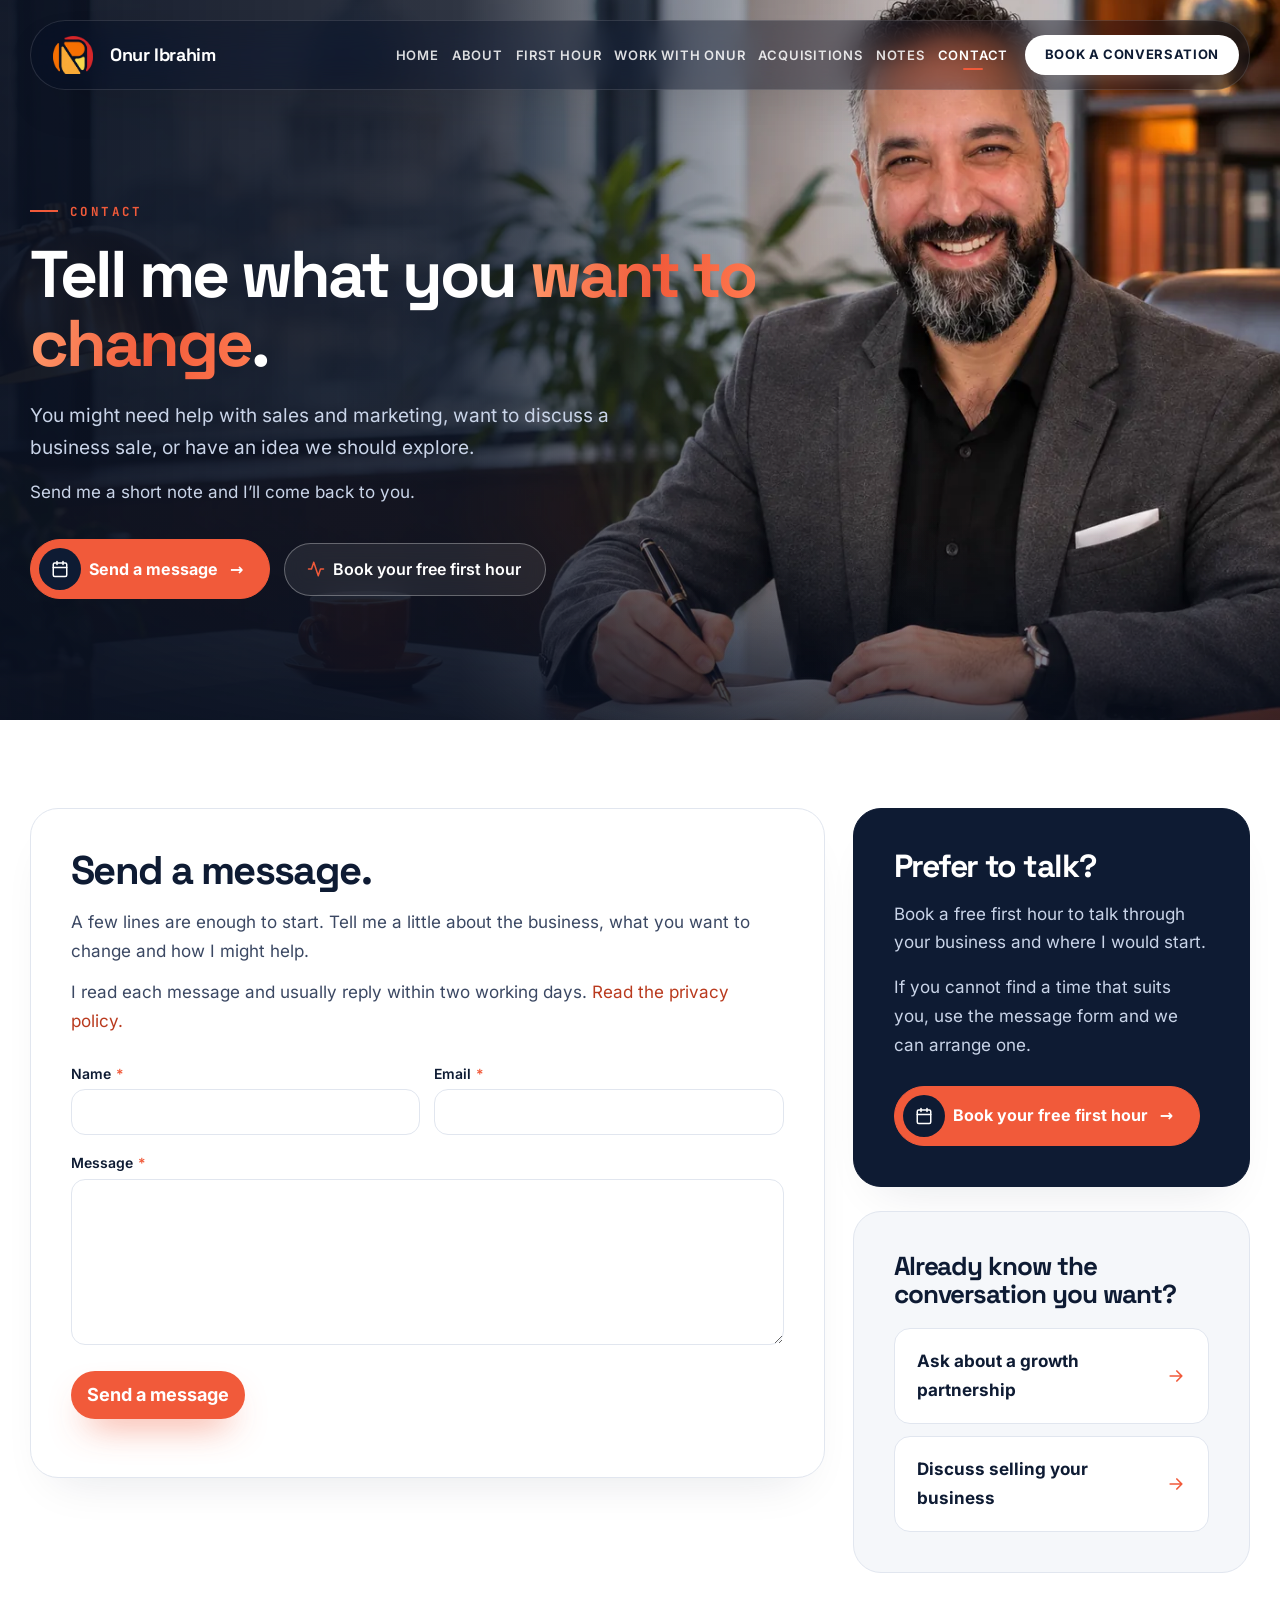
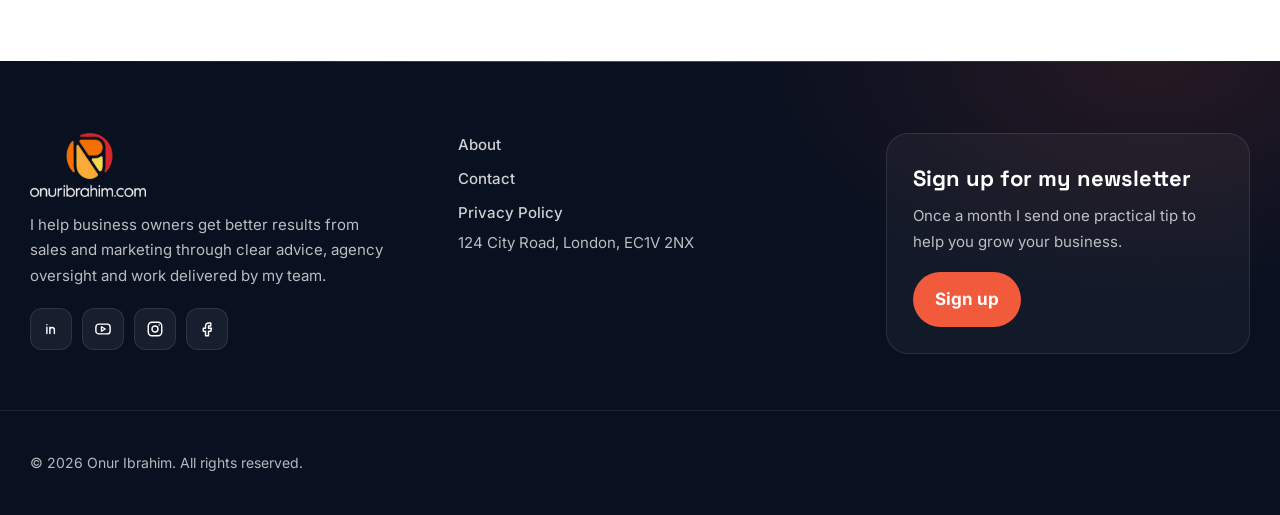
<file: contact-onur-ibrahim/index.html>
<!doctype html><html lang="en-US" prefix="og: https://ogp.me/ns#" class="no-js" itemtype="https://schema.org/WebPage" itemscope><head><meta charset="UTF-8"><meta name="viewport" content="width=device-width, initial-scale=1, minimum-scale=1"><link rel="preload" href="https://HamzaJaved2704.github.io/onur-ibrahim-preview/wp-content/plugins/site-design/fonts/spacegrotesk-latin.woff2" as="font" type="font/woff2" crossorigin><link rel="preload" href="https://HamzaJaved2704.github.io/onur-ibrahim-preview/wp-content/plugins/site-design/fonts/inter-latin.woff2" as="font" type="font/woff2" crossorigin><title>Contact Onur Ibrahim | Ask a Question or Book a Call</title><meta name="description" content="Tell Onur Ibrahim what you want to change. Send a message, ask about working together or book your free first hour."/><meta name="robots" content="noindex, nofollow"/><meta property="og:locale" content="en_US" /><meta property="og:type" content="article" /><meta property="og:title" content="Contact Onur Ibrahim | Ask a Question or Book a Call" /><meta property="og:description" content="Tell Onur Ibrahim what you want to change. Send a message, ask about working together or book your free first hour." /><meta property="og:url" content="https://HamzaJaved2704.github.io/onur-ibrahim-preview/contact-onur-ibrahim/" /><meta property="og:site_name" content="Onur Ibrahim" /><meta property="og:updated_time" content="2026-11-01T19:57:24+00:00" /><meta property="og:image" content="https://HamzaJaved2704.github.io/onur-ibrahim-preview/wp-content/uploads/2026/11/onur-ibrahim-contact-desk-s.webp" /><meta property="og:image:width" content="1000" /><meta property="og:image:height" content="750" /><meta property="og:image:alt" content="Onur Ibrahim writing a note at his desk" /><meta property="og:image:type" content="image/webp" /><meta property="article:published_time" content="2026-11-01T17:42:07+00:00" /><meta property="article:modified_time" content="2026-11-01T19:57:24+00:00" /><meta name="twitter:card" content="summary_large_image" /><meta name="twitter:title" content="Contact Onur Ibrahim | Ask a Question or Book a Call" /><meta name="twitter:description" content="Tell Onur Ibrahim what you want to change. Send a message, ask about working together or book your free first hour." /><meta name="twitter:image" content="https://HamzaJaved2704.github.io/onur-ibrahim-preview/wp-content/uploads/2026/11/onur-ibrahim-contact-desk-s.webp" /><meta name="twitter:label1" content="Time to read" /><meta name="twitter:data1" content="Less than a minute" /> <script type="application/ld+json" class="rank-math-schema">{"@context":"https://schema.org","@graph":[{"@type":["Person","Organization"],"@id":"https://HamzaJaved2704.github.io/onur-ibrahim-preview/#person","name":"Onur Ibrahim","logo":{"@type":"ImageObject","@id":"https://HamzaJaved2704.github.io/onur-ibrahim-preview/#logo","url":"https://HamzaJaved2704.github.io/onur-ibrahim-preview/wp-content/uploads/2026/11/onur-ibrahim-logo-mark-v2.webp","contentUrl":"https://HamzaJaved2704.github.io/onur-ibrahim-preview/wp-content/uploads/2026/11/onur-ibrahim-logo-mark-v2.webp","caption":"Onur Ibrahim","inLanguage":"en-US"},"image":{"@type":"ImageObject","@id":"https://HamzaJaved2704.github.io/onur-ibrahim-preview/#logo","url":"https://HamzaJaved2704.github.io/onur-ibrahim-preview/wp-content/uploads/2026/11/onur-ibrahim-logo-mark-v2.webp","contentUrl":"https://HamzaJaved2704.github.io/onur-ibrahim-preview/wp-content/uploads/2026/11/onur-ibrahim-logo-mark-v2.webp","caption":"Onur Ibrahim","inLanguage":"en-US"}},{"@type":"WebSite","@id":"https://HamzaJaved2704.github.io/onur-ibrahim-preview/#website","url":"https://HamzaJaved2704.github.io/onur-ibrahim-preview","name":"Onur Ibrahim","publisher":{"@id":"https://HamzaJaved2704.github.io/onur-ibrahim-preview/#person"},"inLanguage":"en-US"},{"@type":"ImageObject","@id":"https://HamzaJaved2704.github.io/onur-ibrahim-preview/wp-content/uploads/2026/11/onur-ibrahim-contact-desk-s.webp","url":"https://HamzaJaved2704.github.io/onur-ibrahim-preview/wp-content/uploads/2026/11/onur-ibrahim-contact-desk-s.webp","width":"200","height":"200","inLanguage":"en-US"},{"@type":"WebPage","@id":"https://HamzaJaved2704.github.io/onur-ibrahim-preview/contact-onur-ibrahim/#webpage","url":"https://HamzaJaved2704.github.io/onur-ibrahim-preview/contact-onur-ibrahim/","name":"Contact Onur Ibrahim | Ask a Question or Book a Call","datePublished":"2026-11-01T17:42:07+00:00","dateModified":"2026-11-01T19:57:24+00:00","isPartOf":{"@id":"https://HamzaJaved2704.github.io/onur-ibrahim-preview/#website"},"primaryImageOfPage":{"@id":"https://HamzaJaved2704.github.io/onur-ibrahim-preview/wp-content/uploads/2026/11/onur-ibrahim-contact-desk-s.webp"},"inLanguage":"en-US"},{"@type":"Person","@id":"https://HamzaJaved2704.github.io/onur-ibrahim-preview/contact-onur-ibrahim/#author","name":"Onur Ibrahim","image":{"@type":"ImageObject","@id":"https://HamzaJaved2704.github.io/onur-ibrahim-preview/wp-content/plugins/site-design/assets/brand/onur-avatar.webp","url":"https://HamzaJaved2704.github.io/onur-ibrahim-preview/wp-content/plugins/site-design/assets/brand/onur-avatar.webp","caption":"Onur Ibrahim","inLanguage":"en-US"},"sameAs":["https://HamzaJaved2704.github.io/onur-ibrahim-preview"]},{"@type":"Article","headline":"Contact Onur Ibrahim | Ask a Question or Book a Call","keywords":"Onur Ibrahim","datePublished":"2026-11-01T17:42:07+00:00","dateModified":"2026-11-01T19:57:24+00:00","author":{"@id":"https://HamzaJaved2704.github.io/onur-ibrahim-preview/contact-onur-ibrahim/#author","name":"Onur Ibrahim"},"publisher":{"@id":"https://HamzaJaved2704.github.io/onur-ibrahim-preview/#person"},"description":"Tell Onur Ibrahim what you want to change. Send a message, ask about working together or book your free first hour.","name":"Contact Onur Ibrahim | Ask a Question or Book a Call","@id":"https://HamzaJaved2704.github.io/onur-ibrahim-preview/contact-onur-ibrahim/#richSnippet","isPartOf":{"@id":"https://HamzaJaved2704.github.io/onur-ibrahim-preview/contact-onur-ibrahim/#webpage"},"image":{"@id":"https://HamzaJaved2704.github.io/onur-ibrahim-preview/wp-content/uploads/2026/11/onur-ibrahim-contact-desk-s.webp"},"inLanguage":"en-US","mainEntityOfPage":{"@id":"https://HamzaJaved2704.github.io/onur-ibrahim-preview/contact-onur-ibrahim/#webpage"}}]}</script> <link rel="alternate" type="application/rss+xml" title="Onur Ibrahim &raquo; Feed" href="https://HamzaJaved2704.github.io/onur-ibrahim-preview/feed/" /><link rel="alternate" type="application/rss+xml" title="Onur Ibrahim &raquo; Comments Feed" href="https://HamzaJaved2704.github.io/onur-ibrahim-preview/comments/feed/" /><link rel="preload" as="image" href="https://HamzaJaved2704.github.io/onur-ibrahim-preview/wp-content/uploads/2026/11/onur-ibrahim-contact-desk.webp" media="(min-width: 1025px)" fetchpriority="high"> <script data-optimized="1" src="[data-uri]" defer></script> <link rel="alternate" title="oEmbed (JSON)" type="application/json+oembed" href="https://HamzaJaved2704.github.io/onur-ibrahim-preview/wp-json/oembed/1.0/embed?url=http%3A%2F%2Flocalhost%3A8089%2Fcontact-onur-ibrahim%2F" /><link rel="alternate" title="oEmbed (XML)" type="text/xml+oembed" href="https://HamzaJaved2704.github.io/onur-ibrahim-preview/wp-json/oembed/1.0/embed?url=http%3A%2F%2Flocalhost%3A8089%2Fcontact-onur-ibrahim%2F&#038;format=xml" /><link data-optimized="2" rel="stylesheet" href="https://HamzaJaved2704.github.io/onur-ibrahim-preview/wp-content/litespeed/css/5c0e3f7c134e4bb3fd266251b2d01c53.css?ver=62c43" /><link rel="https://api.w.org/" href="https://HamzaJaved2704.github.io/onur-ibrahim-preview/wp-json/" /><link rel="alternate" title="JSON" type="application/json" href="https://HamzaJaved2704.github.io/onur-ibrahim-preview/wp-json/wp/v2/pages/13" /><link rel="icon" href="https://HamzaJaved2704.github.io/onur-ibrahim-preview/wp-content/uploads/2026/11/onur-ibrahim-site-icon-v2-150x150.png" sizes="32x32" /><link rel="icon" href="https://HamzaJaved2704.github.io/onur-ibrahim-preview/wp-content/uploads/2026/11/onur-ibrahim-site-icon-v2-300x300.png" sizes="192x192" /><link rel="apple-touch-icon" href="https://HamzaJaved2704.github.io/onur-ibrahim-preview/wp-content/uploads/2026/11/onur-ibrahim-site-icon-v2-300x300.png" /><meta name="msapplication-TileImage" content="https://HamzaJaved2704.github.io/onur-ibrahim-preview/wp-content/uploads/2026/11/onur-ibrahim-site-icon-v2-300x300.png" /></head><body class="wp-singular page-template-default page page-id-13 wp-custom-logo wp-embed-responsive wp-theme-kadence footer-on-bottom hide-focus-outline link-style-no-underline content-title-style-hide content-width-fullwidth content-style-unboxed content-vertical-padding-hide transparent-header mobile-transparent-header"><div id="wrapper" class="site wp-site-blocks">
<a class="skip-link screen-reader-text scroll-ignore" href="#main">Skip to content</a><header id="masthead" class="site-header" role="banner" itemtype="https://schema.org/WPHeader" itemscope><div id="main-header" class="site-header-wrap"><div class="site-header-inner-wrap"><div class="site-header-upper-wrap"><div class="site-header-upper-inner-wrap"><div class="site-main-header-wrap site-header-row-container site-header-focus-item site-header-row-layout-standard kadence-sticky-header" data-section="kadence_customizer_header_main" data-shrink="true" data-shrink-height="62" data-reveal-scroll-up="false"><div class="site-header-row-container-inner"><div class="site-container"><div class="site-main-header-inner-wrap site-header-row site-header-row-has-sides site-header-row-no-center"><div class="site-header-main-section-left site-header-section site-header-section-left"><div class="site-header-item site-header-focus-item" data-section="title_tagline"><div class="site-branding branding-layout-standard"><a class="brand has-logo-image" href="https://HamzaJaved2704.github.io/onur-ibrahim-preview/" rel="home"><img width="103" height="96" src="https://HamzaJaved2704.github.io/onur-ibrahim-preview/wp-content/uploads/2026/11/onur-ibrahim-logo-mark-v2.webp" class="custom-logo" alt="" decoding="async" /><div class="site-title-wrap"><p class="site-title">Onur Ibrahim</p></div></a></div></div></div><div class="site-header-main-section-right site-header-section site-header-section-right"><div class="site-header-item site-header-focus-item site-header-item-main-navigation header-navigation-layout-stretch-false header-navigation-layout-fill-stretch-false" data-section="kadence_customizer_primary_navigation"><nav id="site-navigation" class="main-navigation header-navigation hover-to-open nav--toggle-sub header-navigation-style-standard header-navigation-dropdown-animation-none" role="navigation" aria-label="Primary"><div class="primary-menu-container header-menu-container"><ul id="primary-menu" class="menu"><li id="menu-item-17" class="menu-item menu-item-type-post_type menu-item-object-page menu-item-home menu-item-17"><a href="https://HamzaJaved2704.github.io/onur-ibrahim-preview/">Home</a></li><li id="menu-item-18" class="menu-item menu-item-type-post_type menu-item-object-page menu-item-18"><a href="https://HamzaJaved2704.github.io/onur-ibrahim-preview/about-onur-ibrahim/">About</a></li><li id="menu-item-19" class="menu-item menu-item-type-post_type menu-item-object-page menu-item-19"><a href="https://HamzaJaved2704.github.io/onur-ibrahim-preview/the-first-hour-with-onur-ibrahim/">First Hour</a></li><li id="menu-item-20" class="menu-item menu-item-type-post_type menu-item-object-page menu-item-20"><a href="https://HamzaJaved2704.github.io/onur-ibrahim-preview/work-with-onur-ibrahim/">Work With Onur</a></li><li id="menu-item-21" class="menu-item menu-item-type-post_type menu-item-object-page menu-item-21"><a href="https://HamzaJaved2704.github.io/onur-ibrahim-preview/acquisitions/">Acquisitions</a></li><li id="menu-item-22" class="menu-item menu-item-type-post_type menu-item-object-page menu-item-22"><a href="https://HamzaJaved2704.github.io/onur-ibrahim-preview/notes/">Notes</a></li><li id="menu-item-23" class="menu-item menu-item-type-post_type menu-item-object-page current-menu-item page_item page-item-13 current_page_item menu-item-23"><a href="https://HamzaJaved2704.github.io/onur-ibrahim-preview/contact-onur-ibrahim/" aria-current="page">Contact</a></li></ul></div></nav></div><div class="site-header-item site-header-focus-item" data-section="kadence_customizer_header_button"><div class="header-button-wrap"><div class="header-button-inner-wrap"><a href="https://api.pingbean.com/widget/bookings/the-first-hour" target="_blank" rel="noopener noreferrer" class="button header-button button-size-custom button-style-filled">Book a conversation</a></div></div></div></div></div></div></div></div></div></div></div></div><div id="mobile-header" class="site-mobile-header-wrap"><div class="site-header-inner-wrap"><div class="site-header-upper-wrap"><div class="site-header-upper-inner-wrap"><div class="site-main-header-wrap site-header-focus-item site-header-row-layout-standard site-header-row-tablet-layout-default site-header-row-mobile-layout-default "><div class="site-header-row-container-inner"><div class="site-container"><div class="site-main-header-inner-wrap site-header-row site-header-row-has-sides site-header-row-no-center"><div class="site-header-main-section-left site-header-section site-header-section-left"><div class="site-header-item site-header-focus-item" data-section="title_tagline"><div class="site-branding mobile-site-branding branding-layout-standard branding-tablet-layout-standard branding-mobile-layout-standard"><a class="brand has-logo-image" href="https://HamzaJaved2704.github.io/onur-ibrahim-preview/" rel="home"><img width="103" height="96" src="https://HamzaJaved2704.github.io/onur-ibrahim-preview/wp-content/uploads/2026/11/onur-ibrahim-logo-mark-v2.webp" class="custom-logo" alt="" decoding="async" /><div class="site-title-wrap"><div class="site-title">Onur Ibrahim</div></div></a></div></div></div><div class="site-header-main-section-right site-header-section site-header-section-right"><div class="site-header-item site-header-focus-item site-header-item-navgation-popup-toggle" data-section="kadence_customizer_mobile_trigger"><div class="mobile-toggle-open-container">
<button id="mobile-toggle" class="menu-toggle-open drawer-toggle menu-toggle-style-default" aria-label="Open menu" data-toggle-target="#mobile-drawer" data-toggle-body-class="showing-popup-drawer-from-right" aria-expanded="false" data-set-focus=".menu-toggle-close"
>
<span class="menu-toggle-icon"><span class="kadence-svg-iconset"><svg aria-hidden="true" class="kadence-svg-icon kadence-menu-svg" fill="currentColor" version="1.1" xmlns="http://www.w3.org/2000/svg" width="24" height="24" viewBox="0 0 24 24"><title>Toggle Menu</title><path d="M3 13h18c0.552 0 1-0.448 1-1s-0.448-1-1-1h-18c-0.552 0-1 0.448-1 1s0.448 1 1 1zM3 7h18c0.552 0 1-0.448 1-1s-0.448-1-1-1h-18c-0.552 0-1 0.448-1 1s0.448 1 1 1zM3 19h18c0.552 0 1-0.448 1-1s-0.448-1-1-1h-18c-0.552 0-1 0.448-1 1s0.448 1 1 1z"></path>
</svg></span></span>
</button></div></div></div></div></div></div></div></div></div></div></div></header><main id="inner-wrap" class="wrap kt-clear" role="main"><div id="primary" class="content-area"><div class="content-container site-container"><div id="main" class="site-main"><div class="content-wrap"><article id="post-13" class="entry content-bg single-entry post-13 page type-page status-publish hentry"><div class="entry-content-wrap"><div class="entry-content single-content"><div class="kb-row-layout-wrap kb-row-layout-id13_0d0b4b-70 alignnone kt-row-has-bg oi-hero oi-page-hero wp-block-kadence-rowlayout"><div class="kt-row-layout-overlay kt-row-overlay-gradient"></div><div class="kt-row-column-wrap kt-has-1-columns kt-row-layout-equal kt-tab-layout-inherit kt-mobile-layout-row kt-row-valign-middle kb-theme-content-width"><div class="wp-block-kadence-column kadence-column13_3105ef-ed"><div class="kt-inside-inner-col"><div class="kb-row-layout-wrap kb-row-layout-id13_cb0566-60 alignnone wp-block-kadence-rowlayout"><div class="kt-row-column-wrap kt-has-2-columns kt-row-layout-left-golden kt-tab-layout-row kt-mobile-layout-row kt-row-valign-middle"><div class="wp-block-kadence-column kadence-column13_9c1f23-12"><div class="kt-inside-inner-col"><p class="kt-adv-heading13_9d3b6d-b4 oi-kick wp-block-kadence-advancedheading" data-kb-block="kb-adv-heading13_9d3b6d-b4">Contact</p><h1 class="kt-adv-heading13_2387b7-9a oi-h1 wp-block-kadence-advancedheading" data-kb-block="kb-adv-heading13_2387b7-9a">Tell me what you <mark class="kt-highlight">want to change</mark>.</h1><p class="oi-lead has-text-color wp-block-paragraph" style="color:#C9D4E8;margin-top:0px;margin-bottom:14px;font-size:19px">You might need help with sales and marketing, want to discuss a business sale, or have an idea we should explore.</p><p class="oi-lead has-text-color wp-block-paragraph" style="color:#C9D4E8;margin-top:0px;margin-bottom:0px;font-size:17px">Send me a short note and I&#8217;ll come back to you.</p><div class="wp-block-kadence-advancedbtn kb-buttons-wrap kb-btns13_9944d9-f8 oi-btns"><a class="kb-button kt-button button kb-btn13_699c52-c4 kt-btn-size-standard kt-btn-width-type-auto kb-btn-global-fill kt-btn-has-text-true kt-btn-has-svg-true oi-btn oi-btn-primary wp-block-kadence-singlebtn" href="#message"><span class="kb-svg-icon-wrap kb-svg-icon-fe_calendar kt-btn-icon-side-left"><svg viewBox="0 0 24 24"  fill="none" stroke="currentColor" stroke-width="2" stroke-linecap="round" stroke-linejoin="round" xmlns="http://www.w3.org/2000/svg"  aria-hidden="true"><rect x="3" y="4" width="18" height="18" rx="2" ry="2"/><line x1="16" y1="2" x2="16" y2="6"/><line x1="8" y1="2" x2="8" y2="6"/><line x1="3" y1="10" x2="21" y2="10"/></svg></span><span class="kt-btn-inner-text">Send a message</span></a><a class="kb-button kt-button button kb-btn13_64fb0e-26 kt-btn-size-standard kt-btn-width-type-auto kb-btn-global-fill kt-btn-has-text-true kt-btn-has-svg-true oi-btn oi-btn-ghost-dark wp-block-kadence-singlebtn" href="https://api.pingbean.com/widget/bookings/the-first-hour" target="_blank" rel="noreferrer noopener"><span class="kb-svg-icon-wrap kb-svg-icon-fe_activity kt-btn-icon-side-left"><svg viewBox="0 0 24 24"  fill="none" stroke="currentColor" stroke-width="2" stroke-linecap="round" stroke-linejoin="round" xmlns="http://www.w3.org/2000/svg"  aria-hidden="true"><polyline points="22 12 18 12 15 21 9 3 6 12 2 12"/></svg></span><span class="kt-btn-inner-text">Book your free first hour</span></a></div></div></div><div class="wp-block-kadence-column kadence-column13_d64c90-1e"><div class="kt-inside-inner-col"></div></div></div></div><div class="kb-row-layout-wrap kb-row-layout-id13_2ad3be-da alignnone kb-v-lg-hidden oi-stackpic wp-block-kadence-rowlayout"><div class="kt-row-column-wrap kt-has-1-columns kt-row-layout-equal kt-tab-layout-inherit kt-mobile-layout-row kt-row-valign-top"><div class="wp-block-kadence-column kadence-column13_06de25-1c"><div class="kt-inside-inner-col"><div class="wp-block-kadence-image kb-image13_9104e1-3f oi-photo"><figure class="aligncenter size-full is-resized"><img loading="lazy" decoding="async" src="https://HamzaJaved2704.github.io/onur-ibrahim-preview/wp-content/uploads/2026/11/onur-ibrahim-contact-desk-s.webp" alt="Onur Ibrahim writing a note at his desk" class="kb-img wp-image-99" width="1000" height="750" srcset="https://HamzaJaved2704.github.io/onur-ibrahim-preview/wp-content/uploads/2026/11/onur-ibrahim-contact-desk-s.webp 1000w, https://HamzaJaved2704.github.io/onur-ibrahim-preview/wp-content/uploads/2026/11/onur-ibrahim-contact-desk-s-300x225.webp 300w, https://HamzaJaved2704.github.io/onur-ibrahim-preview/wp-content/uploads/2026/11/onur-ibrahim-contact-desk-s-768x576.webp 768w" sizes="auto, (max-width: 1000px) 100vw, 1000px" /></figure></div></div></div></div></div></div></div></div></div><div class="kb-row-layout-wrap kb-row-layout-id13_ee4604-c3 alignnone kt-row-has-bg oi-contact-main wp-block-kadence-rowlayout" id="message"><div class="kt-row-column-wrap kt-has-1-columns kt-row-layout-equal kt-tab-layout-inherit kt-mobile-layout-row kt-row-valign-top kb-theme-content-width"><div class="wp-block-kadence-column kadence-column13_2fd4bc-03"><div class="kt-inside-inner-col"><div class="kb-row-layout-wrap kb-row-layout-id13_06b001-14 alignnone wp-block-kadence-rowlayout"><div class="kt-row-column-wrap kt-has-2-columns kt-row-layout-left-golden kt-tab-layout-row kt-mobile-layout-row kt-row-valign-top"><div class="wp-block-kadence-column kadence-column13_d2bc4e-f7 oi-box"><div class="kt-inside-inner-col"><h2 class="kt-adv-heading13_6811a5-9c oi-h2 wp-block-kadence-advancedheading" data-kb-block="kb-adv-heading13_6811a5-9c">Send a message.</h2><p class="wp-block-paragraph" style="margin-top:0px;margin-bottom:12px;font-size:17px">A few lines are enough to start. Tell me a little about the business, what you want to change and how I might help.</p><p class="wp-block-paragraph" style="margin-top:0px;margin-bottom:28px;font-size:17px">I read each message and usually reply within two working days. <a href="/onur-ibrahim-preview/privacy/">Read the privacy policy.</a></p><div class="wp-block-kadence-form kadence-form-13_e3aab6-4e kb-form-wrap oi-form"><form class="kb-form" action="" method="post"><div class="kadence-blocks-form-field kb-field-desk-width-50 kb-field-mobile-width-100 kb-input-size-standard"><label for="kb_field_13_e3aab6-4e_0">Name<span class="required">*</span></label><input name="kb_field_0" id="kb_field_13_e3aab6-4e_0" data-label="Name" type="text" placeholder="" value="" data-type="text" class="kb-field kb-text-style-field kb-text-field kb-field-0" autocomplete="name" data-required="yes"/></div><div class="kadence-blocks-form-field kb-form-field-1 kb-field-desk-width-50 kb-field-mobile-width-100 kb-input-size-standard"><label for="kb_field_13_e3aab6-4e_1">Email<span class="required">*</span></label><input name="kb_field_1" id="kb_field_13_e3aab6-4e_1" data-label="Email" type="email" placeholder="" value="" data-type="email" class="kb-field kb-text-style-field kb-email-field kb-field-1" autocomplete="email" data-required="yes"/></div><div class="kadence-blocks-form-field kb-form-field-2 kb-field-desk-width-100 kb-input-size-standard"><label for="kb_field_13_e3aab6-4e_2">Message<span class="required">*</span></label><textarea name="kb_field_2" id="kb_field_13_e3aab6-4e_2" data-label="Message" type="textarea" placeholder="" data-type="textarea" class="kb-field kb-text-style-field kb-textarea-field kb-field-2" rows="6" data-required="yes"></textarea></div><input type="hidden" name="_kb_form_id" value="13_e3aab6-4e"/><input type="hidden" name="_kb_form_post_id" value=""/><input type="hidden" name="action" value="kb_process_ajax_submit"/><label class="kadence-verify-label">Email<input class="kadence-blocks-field verify" type="text" name="_kb_verify_email" autocomplete="new-password" aria-hidden="true" placeholder="Email" tabindex="-1" data-1p-ignore="true" data-lpignore="true" /></label><div class="kadence-blocks-form-field kb-submit-field kb-field-desk-width-100"><button class="kb-forms-submit button kb-button-size-standard kb-button-width-auto">Send a message</button></div></form></div>
<noscript><div class="kadence-blocks-form-message kadence-blocks-form-warning">Please enable JavaScript in your browser to submit the form</div><style>.kadence-form-13_e3aab6-4e .kadence-blocks-form-field.kb-submit-field { display: none; }</style></noscript></div></div><div class="wp-block-kadence-column kadence-column13_side-01 oi-contact-side"><div class="kt-inside-inner-col"><div class="kb-row-layout-wrap kb-row-layout-id13_aef73b-65 alignnone wp-block-kadence-rowlayout"><div class="kt-row-column-wrap kt-has-1-columns kt-row-layout-equal kt-tab-layout-row kt-mobile-layout-row kt-row-valign-middle"><div class="wp-block-kadence-column kadence-column13_7a4f6b-e2 oi-box"><div class="kt-inside-inner-col"><h2 class="kt-adv-heading13_86a590-c7 oi-h2 wp-block-kadence-advancedheading" data-kb-block="kb-adv-heading13_86a590-c7">Prefer to talk?</h2><p class="has-text-color wp-block-paragraph" style="color:#C9D4E8;margin-top:0px;margin-bottom:16px">Book a free first hour to talk through your business and where I would start.</p><p class="has-text-color wp-block-paragraph" style="color:#C9D4E8;margin-top:0px;margin-bottom:0px">If you cannot find a time that suits you, use the message form and we can arrange one.</p><div class="wp-block-kadence-advancedbtn kb-buttons-wrap kb-btns13_1acacf-b7 oi-btns"><a class="kb-button kt-button button kb-btn13_c03d7c-58 kt-btn-size-standard kt-btn-width-type-auto kb-btn-global-fill kt-btn-has-text-true kt-btn-has-svg-true oi-btn oi-btn-primary wp-block-kadence-singlebtn" href="https://api.pingbean.com/widget/bookings/the-first-hour" target="_blank" rel="noreferrer noopener"><span class="kb-svg-icon-wrap kb-svg-icon-fe_calendar kt-btn-icon-side-left"><svg viewBox="0 0 24 24"  fill="none" stroke="currentColor" stroke-width="2" stroke-linecap="round" stroke-linejoin="round" xmlns="http://www.w3.org/2000/svg"  aria-hidden="true"><rect x="3" y="4" width="18" height="18" rx="2" ry="2"/><line x1="16" y1="2" x2="16" y2="6"/><line x1="8" y1="2" x2="8" y2="6"/><line x1="3" y1="10" x2="21" y2="10"/></svg></span><span class="kt-btn-inner-text">Book your free first hour</span></a></div></div></div></div></div><div class="kb-row-layout-wrap kb-row-layout-id13_0837f6-23 alignnone wp-block-kadence-rowlayout"><div class="kt-row-column-wrap kt-has-1-columns kt-row-layout-equal kt-tab-layout-row kt-mobile-layout-row kt-row-valign-middle"><div class="wp-block-kadence-column kadence-column13_01bea6-cb oi-box"><div class="kt-inside-inner-col"><h2 class="kt-adv-heading13_e93904-e2 oi-h2 wp-block-kadence-advancedheading" data-kb-block="kb-adv-heading13_e93904-e2">Already know the conversation you want?</h2><div class="oi-links"><a href="/onur-ibrahim-preview/growth-partnership/">Ask about a growth partnership <svg viewBox="0 0 24 24" width="20" height="20" fill="none" stroke="currentColor" stroke-width="2" stroke-linecap="round" stroke-linejoin="round" aria-hidden="true"><path d="M5 12h14M13 6l6 6-6 6"/></svg></a><a href="/onur-ibrahim-preview/acquisitions/">Discuss selling your business <svg viewBox="0 0 24 24" width="20" height="20" fill="none" stroke="currentColor" stroke-width="2" stroke-linecap="round" stroke-linejoin="round" aria-hidden="true"><path d="M5 12h14M13 6l6 6-6 6"/></svg></a></div></div></div></div></div></div></div></div></div></div></div></div></div></div></div></article></div></div></div></div></main><footer id="colophon" class="site-footer" role="contentinfo"><div class="site-footer-wrap"><div class="site-middle-footer-wrap site-footer-row-container site-footer-focus-item site-footer-row-layout-standard site-footer-row-tablet-layout-default site-footer-row-mobile-layout-default" data-section="kadence_customizer_footer_middle"><div class="site-footer-row-container-inner"><div class="site-container"><div class="site-middle-footer-inner-wrap site-footer-row site-footer-row-columns-3 site-footer-row-column-layout-left-golden site-footer-row-tablet-column-layout-row site-footer-row-mobile-column-layout-row ft-ro-dir-column ft-ro-collapse-normal ft-ro-t-dir-column ft-ro-m-dir-column ft-ro-lstyle-plain"><div class="site-footer-middle-section-1 site-footer-section footer-section-inner-items-1"><div class="footer-widget-area widget-area site-footer-focus-item footer-widget1 content-align-default content-tablet-align-default content-mobile-align-default content-valign-default content-tablet-valign-default content-mobile-valign-default" data-section="sidebar-widgets-footer1"><div class="footer-widget-area-inner site-info-inner"><section id="block-1000" class="widget widget_block widget_custom_html"><div class="oi-foot"><a class="oi-foot-brand" href="/onur-ibrahim-preview/"><img decoding="async" src="https://HamzaJaved2704.github.io/onur-ibrahim-preview/wp-content/plugins/site-design/assets/brand/logo-white.webp" width="116" height="64" alt="Onur Ibrahim" loading="lazy"></a><p>I help business owners get better results from sales and marketing through clear advice, agency oversight and work delivered by my team.</p><div class="oi-soc"><a href="https://www.linkedin.com/in/onuribrahim/" target="_blank" rel="noopener" aria-label="LinkedIn"><svg viewBox="0 0 24 24" fill="none" stroke="currentColor" stroke-width="1.9" stroke-linecap="round" stroke-linejoin="round" aria-hidden="true"><path d="M6.5 9.5V18M6.5 6.2v.1M10.5 18v-5a3 3 0 0 1 6 0v5M10.5 9.5V18"/></svg></a><a href="https://www.youtube.com/@Onur-Ibrahim" target="_blank" rel="noopener" aria-label="YouTube"><svg viewBox="0 0 24 24" fill="none" stroke="currentColor" stroke-width="1.9" stroke-linecap="round" stroke-linejoin="round" aria-hidden="true"><rect x="2.5" y="5.5" width="19" height="13" rx="4"/><path d="m10 9 5 3-5 3z"/></svg></a><a href="https://www.instagram.com/onuribrahim_official" target="_blank" rel="noopener" aria-label="Instagram"><svg viewBox="0 0 24 24" fill="none" stroke="currentColor" stroke-width="1.9" stroke-linecap="round" stroke-linejoin="round" aria-hidden="true"><rect x="3" y="3" width="18" height="18" rx="5"/><circle cx="12" cy="12" r="4"/><path d="M17.5 6.5v.1"/></svg></a><a href="https://www.facebook.com/Marketing.Life/" target="_blank" rel="noopener" aria-label="Facebook"><svg viewBox="0 0 24 24" fill="none" stroke="currentColor" stroke-width="1.9" stroke-linecap="round" stroke-linejoin="round" aria-hidden="true"><path d="M14 8h3V4h-3a4 4 0 0 0-4 4v3H7v4h3v6h4v-6h3l1-4h-4V8z"/></svg></a></div></div></section></div></div></div><div class="site-footer-middle-section-2 site-footer-section footer-section-inner-items-2"><div class="footer-widget-area widget-area site-footer-focus-item footer-navigation-wrap content-align-default content-tablet-align-default content-mobile-align-default content-valign-default content-tablet-valign-default content-mobile-valign-default footer-navigation-layout-stretch-false" data-section="kadence_customizer_footer_navigation"><div class="footer-widget-area-inner footer-navigation-inner"><nav id="footer-navigation" class="footer-navigation" role="navigation" aria-label="Footer"><div class="footer-menu-container"><ul id="footer-menu" class="menu"><li id="menu-item-24" class="menu-item menu-item-type-post_type menu-item-object-page menu-item-24"><a href="https://HamzaJaved2704.github.io/onur-ibrahim-preview/about-onur-ibrahim/">About</a></li><li id="menu-item-25" class="menu-item menu-item-type-post_type menu-item-object-page current-menu-item page_item page-item-13 current_page_item menu-item-25"><a href="https://HamzaJaved2704.github.io/onur-ibrahim-preview/contact-onur-ibrahim/" aria-current="page">Contact</a></li><li id="menu-item-26" class="menu-item menu-item-type-post_type menu-item-object-page menu-item-privacy-policy menu-item-26"><a rel="privacy-policy" href="https://HamzaJaved2704.github.io/onur-ibrahim-preview/privacy/">Privacy Policy</a></li></ul></div></nav></div></div><div class="footer-widget-area widget-area site-footer-focus-item footer-widget2 content-align-default content-tablet-align-default content-mobile-align-default content-valign-default content-tablet-valign-default content-mobile-valign-default" data-section="sidebar-widgets-footer2"><div class="footer-widget-area-inner site-info-inner"><section id="block-1001" class="widget widget_block widget_custom_html"><div class="oi-foot"><address class="oi-addr">124 City Road, London, EC1V 2NX</address></div></section></div></div></div><div class="site-footer-middle-section-3 site-footer-section footer-section-inner-items-1"><div class="footer-widget-area widget-area site-footer-focus-item footer-widget3 content-align-default content-tablet-align-default content-mobile-align-default content-valign-default content-tablet-valign-default content-mobile-valign-default" data-section="sidebar-widgets-footer3"><div class="footer-widget-area-inner site-info-inner"><section id="block-1002" class="widget widget_block widget_custom_html"><div class="oi-news"><p class="oi-news-h">Sign up for my newsletter</p><p>Once a month I send one practical tip to help you grow your business.</p><a class="oi-news-btn" href="/onur-ibrahim-preview/contact-onur-ibrahim/">Sign up</a></div></section></div></div></div></div></div></div></div><div class="site-bottom-footer-wrap site-footer-row-container site-footer-focus-item site-footer-row-layout-standard site-footer-row-tablet-layout-default site-footer-row-mobile-layout-default" data-section="kadence_customizer_footer_bottom"><div class="site-footer-row-container-inner"><div class="site-container"><div class="site-bottom-footer-inner-wrap site-footer-row site-footer-row-columns-1 site-footer-row-column-layout-row site-footer-row-tablet-column-layout-default site-footer-row-mobile-column-layout-row ft-ro-dir-row ft-ro-collapse-normal ft-ro-t-dir-default ft-ro-m-dir-default ft-ro-lstyle-plain"><div class="site-footer-bottom-section-1 site-footer-section footer-section-inner-items-1"><div class="footer-widget-area site-info site-footer-focus-item content-align-left content-tablet-align-left content-mobile-align-left content-valign-default content-tablet-valign-default content-mobile-valign-default" data-section="kadence_customizer_footer_html"><div class="footer-widget-area-inner site-info-inner"><div class="footer-html inner-link-style-normal"><div class="footer-html-inner"><p>© 2026 Onur Ibrahim. All rights reserved.</p></div></div></div></div></div></div></div></div></div></div></footer></div> <script data-optimized="1" src="[data-uri]" defer></script> <script type="speculationrules">{"prefetch":[{"source":"document","where":{"and":[{"href_matches":"/*"},{"not":{"href_matches":["/wp-*.php","/wp-admin/*","/wp-content/uploads/*","/wp-content/*","/wp-content/plugins/*","/wp-content/themes/kadence/*","/*\\?(.+)"]}},{"not":{"selector_matches":"a[rel~=\"nofollow\"]"}},{"not":{"selector_matches":".no-prefetch, .no-prefetch a"}}]},"eagerness":"conservative"}]}</script> <a id="kt-scroll-up" tabindex="-1" aria-hidden="true" aria-label="Scroll to top" href="#wrapper" class="kadence-scroll-to-top scroll-up-wrap scroll-ignore scroll-up-side-right scroll-up-style-filled vs-lg-true vs-md-true vs-sm-false"><span class="kadence-svg-iconset"><svg aria-hidden="true" class="kadence-svg-icon kadence-arrow-up-svg" fill="currentColor" version="1.1" xmlns="http://www.w3.org/2000/svg" width="24" height="24" viewBox="0 0 24 24"><title>Scroll to top</title><path d="M5.707 12.707l5.293-5.293v11.586c0 0.552 0.448 1 1 1s1-0.448 1-1v-11.586l5.293 5.293c0.391 0.391 1.024 0.391 1.414 0s0.391-1.024 0-1.414l-7-7c-0.092-0.092-0.202-0.166-0.324-0.217s-0.253-0.076-0.383-0.076c-0.256 0-0.512 0.098-0.707 0.293l-7 7c-0.391 0.391-0.391 1.024 0 1.414s1.024 0.391 1.414 0z"></path>
</svg></span></a><button id="kt-scroll-up-reader" href="#wrapper" aria-label="Scroll to top" class="kadence-scroll-to-top scroll-up-wrap scroll-ignore scroll-up-side-right scroll-up-style-filled vs-lg-true vs-md-true vs-sm-false"><span class="kadence-svg-iconset"><svg aria-hidden="true" class="kadence-svg-icon kadence-arrow-up-svg" fill="currentColor" version="1.1" xmlns="http://www.w3.org/2000/svg" width="24" height="24" viewBox="0 0 24 24"><title>Scroll to top</title><path d="M5.707 12.707l5.293-5.293v11.586c0 0.552 0.448 1 1 1s1-0.448 1-1v-11.586l5.293 5.293c0.391 0.391 1.024 0.391 1.414 0s0.391-1.024 0-1.414l-7-7c-0.092-0.092-0.202-0.166-0.324-0.217s-0.253-0.076-0.383-0.076c-0.256 0-0.512 0.098-0.707 0.293l-7 7c-0.391 0.391-0.391 1.024 0 1.414s1.024 0.391 1.414 0z"></path>
</svg></span></button><div id="mobile-drawer" class="popup-drawer popup-drawer-layout-sidepanel popup-drawer-animation-fade popup-drawer-side-right" data-drawer-target-string="#mobile-drawer"
><div class="drawer-overlay" data-drawer-target-string="#mobile-drawer"></div><div class="drawer-inner"><div class="drawer-header">
<button class="menu-toggle-close drawer-toggle" aria-label="Close menu"  data-toggle-target="#mobile-drawer" data-toggle-body-class="showing-popup-drawer-from-right" aria-expanded="false" data-set-focus=".menu-toggle-open"
>
<span class="toggle-close-bar"></span>
<span class="toggle-close-bar"></span>
</button></div><div class="drawer-content mobile-drawer-content content-align-left content-valign-top"><div class="site-header-item site-header-focus-item site-header-item-mobile-navigation mobile-navigation-layout-stretch-false" data-section="kadence_customizer_mobile_navigation"><nav id="mobile-site-navigation" class="mobile-navigation drawer-navigation drawer-navigation-parent-toggle-false" role="navigation" aria-label="Primary Mobile"><div class="mobile-menu-container drawer-menu-container"><ul id="mobile-menu" class="menu has-collapse-sub-nav"><li class="menu-item menu-item-type-post_type menu-item-object-page menu-item-home menu-item-17"><a href="https://HamzaJaved2704.github.io/onur-ibrahim-preview/">Home</a></li><li class="menu-item menu-item-type-post_type menu-item-object-page menu-item-18"><a href="https://HamzaJaved2704.github.io/onur-ibrahim-preview/about-onur-ibrahim/">About</a></li><li class="menu-item menu-item-type-post_type menu-item-object-page menu-item-19"><a href="https://HamzaJaved2704.github.io/onur-ibrahim-preview/the-first-hour-with-onur-ibrahim/">First Hour</a></li><li class="menu-item menu-item-type-post_type menu-item-object-page menu-item-20"><a href="https://HamzaJaved2704.github.io/onur-ibrahim-preview/work-with-onur-ibrahim/">Work With Onur</a></li><li class="menu-item menu-item-type-post_type menu-item-object-page menu-item-21"><a href="https://HamzaJaved2704.github.io/onur-ibrahim-preview/acquisitions/">Acquisitions</a></li><li class="menu-item menu-item-type-post_type menu-item-object-page menu-item-22"><a href="https://HamzaJaved2704.github.io/onur-ibrahim-preview/notes/">Notes</a></li><li class="menu-item menu-item-type-post_type menu-item-object-page current-menu-item page_item page-item-13 current_page_item menu-item-23"><a href="https://HamzaJaved2704.github.io/onur-ibrahim-preview/contact-onur-ibrahim/" aria-current="page">Contact</a></li></ul></div></nav></div><div class="site-header-item site-header-focus-item" data-section="kadence_customizer_mobile_button"><div class="mobile-header-button-wrap"><div class="mobile-header-button-inner-wrap"><a href="https://api.pingbean.com/widget/bookings/the-first-hour" target="_blank" rel="noopener noreferrer" class="button mobile-header-button button-size-medium button-style-filled">Book a conversation</a></div></div></div></div></div></div> <script data-optimized="1" id="kadence-navigation-js-extra" src="[data-uri]" defer></script> <script data-optimized="1" id="kadence-navigation-js" src="https://HamzaJaved2704.github.io/onur-ibrahim-preview/wp-content/litespeed/js/0e484a8337e575f90dd39ad41eda18cd.js?ver=55451" defer data-deferred="1"></script> <script data-optimized="1" id="kadence-blocks-form-js-extra" src="[data-uri]" defer></script> <script data-optimized="1" id="kadence-blocks-form-js" src="https://HamzaJaved2704.github.io/onur-ibrahim-preview/wp-content/litespeed/js/ab8b71ef2224205a1711572b6b719b4d.js?ver=0dd7f" defer data-deferred="1"></script> </body></html>
<!-- Page optimized by LiteSpeed Cache @2026-11-01 20:34:45 -->

<!-- Page supported by LiteSpeed Cache 7.9.1 on 2026-11-01 20:34:45 -->
</file>
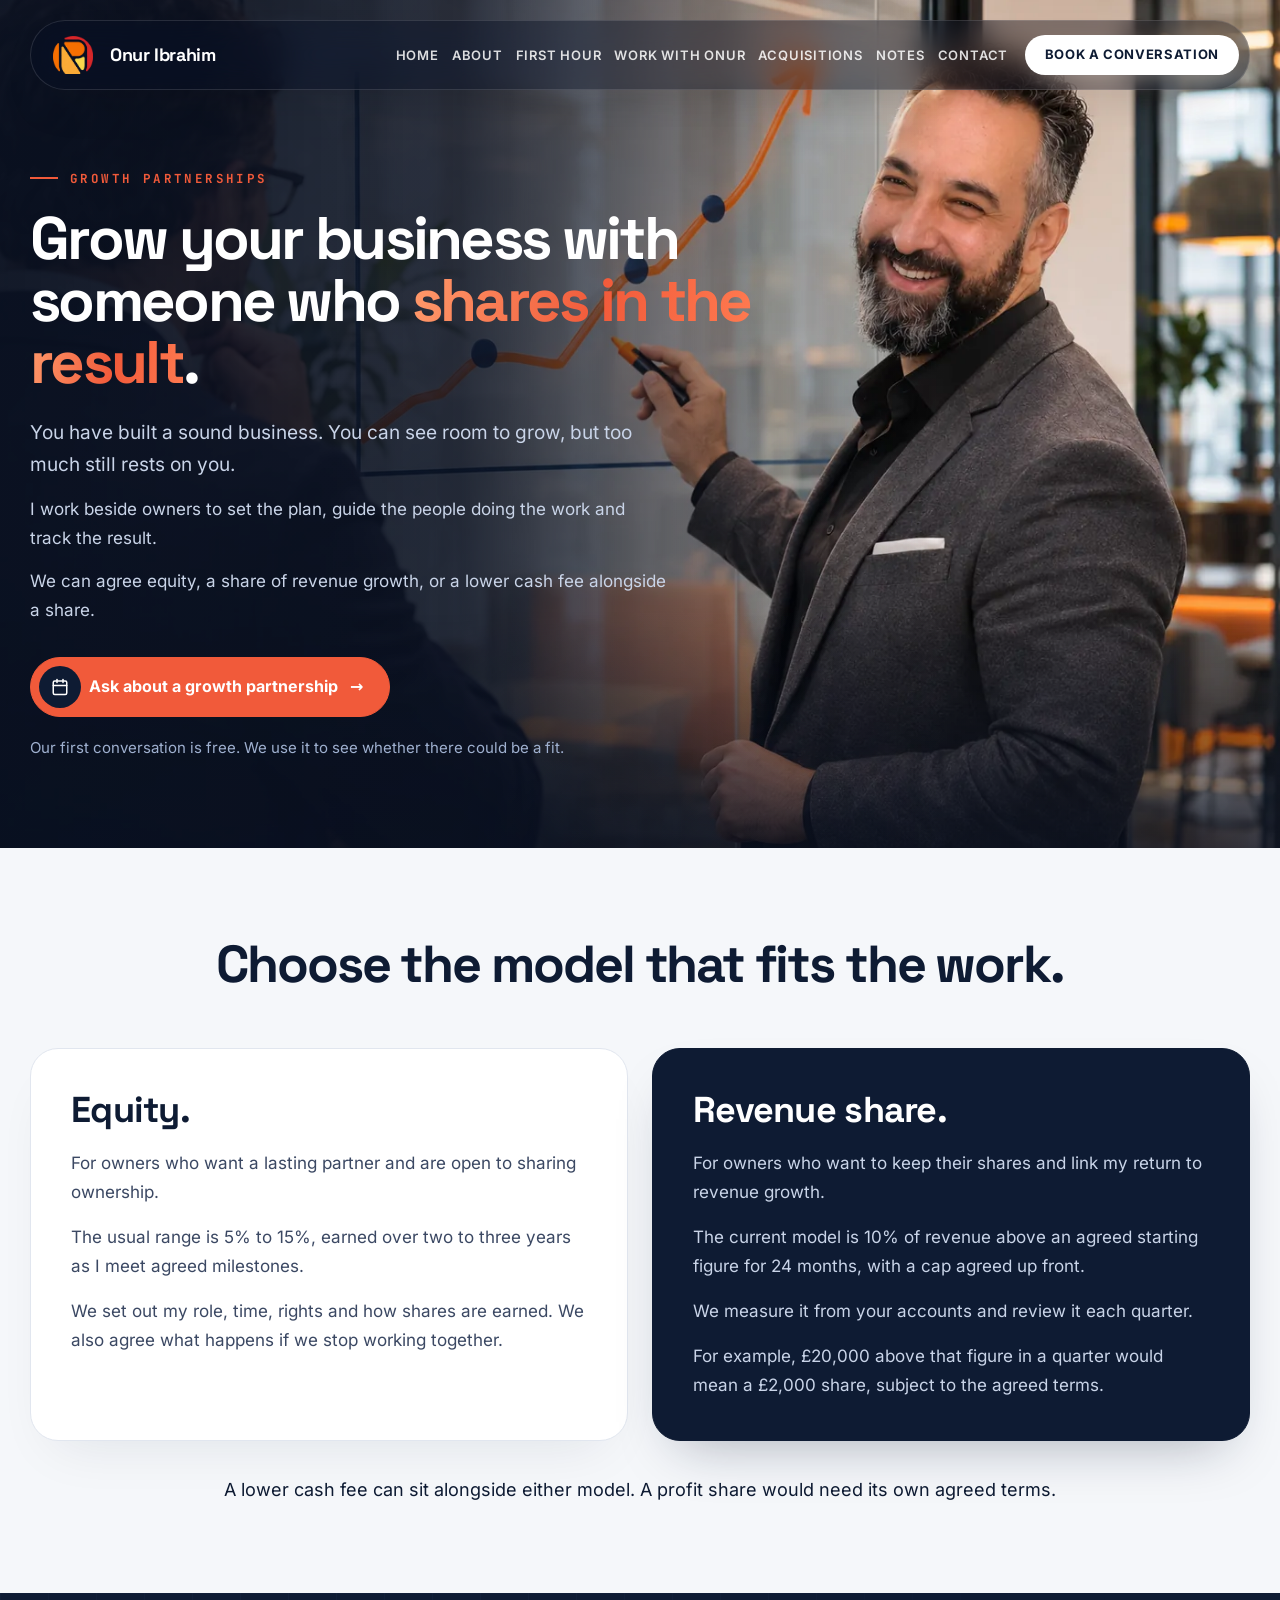
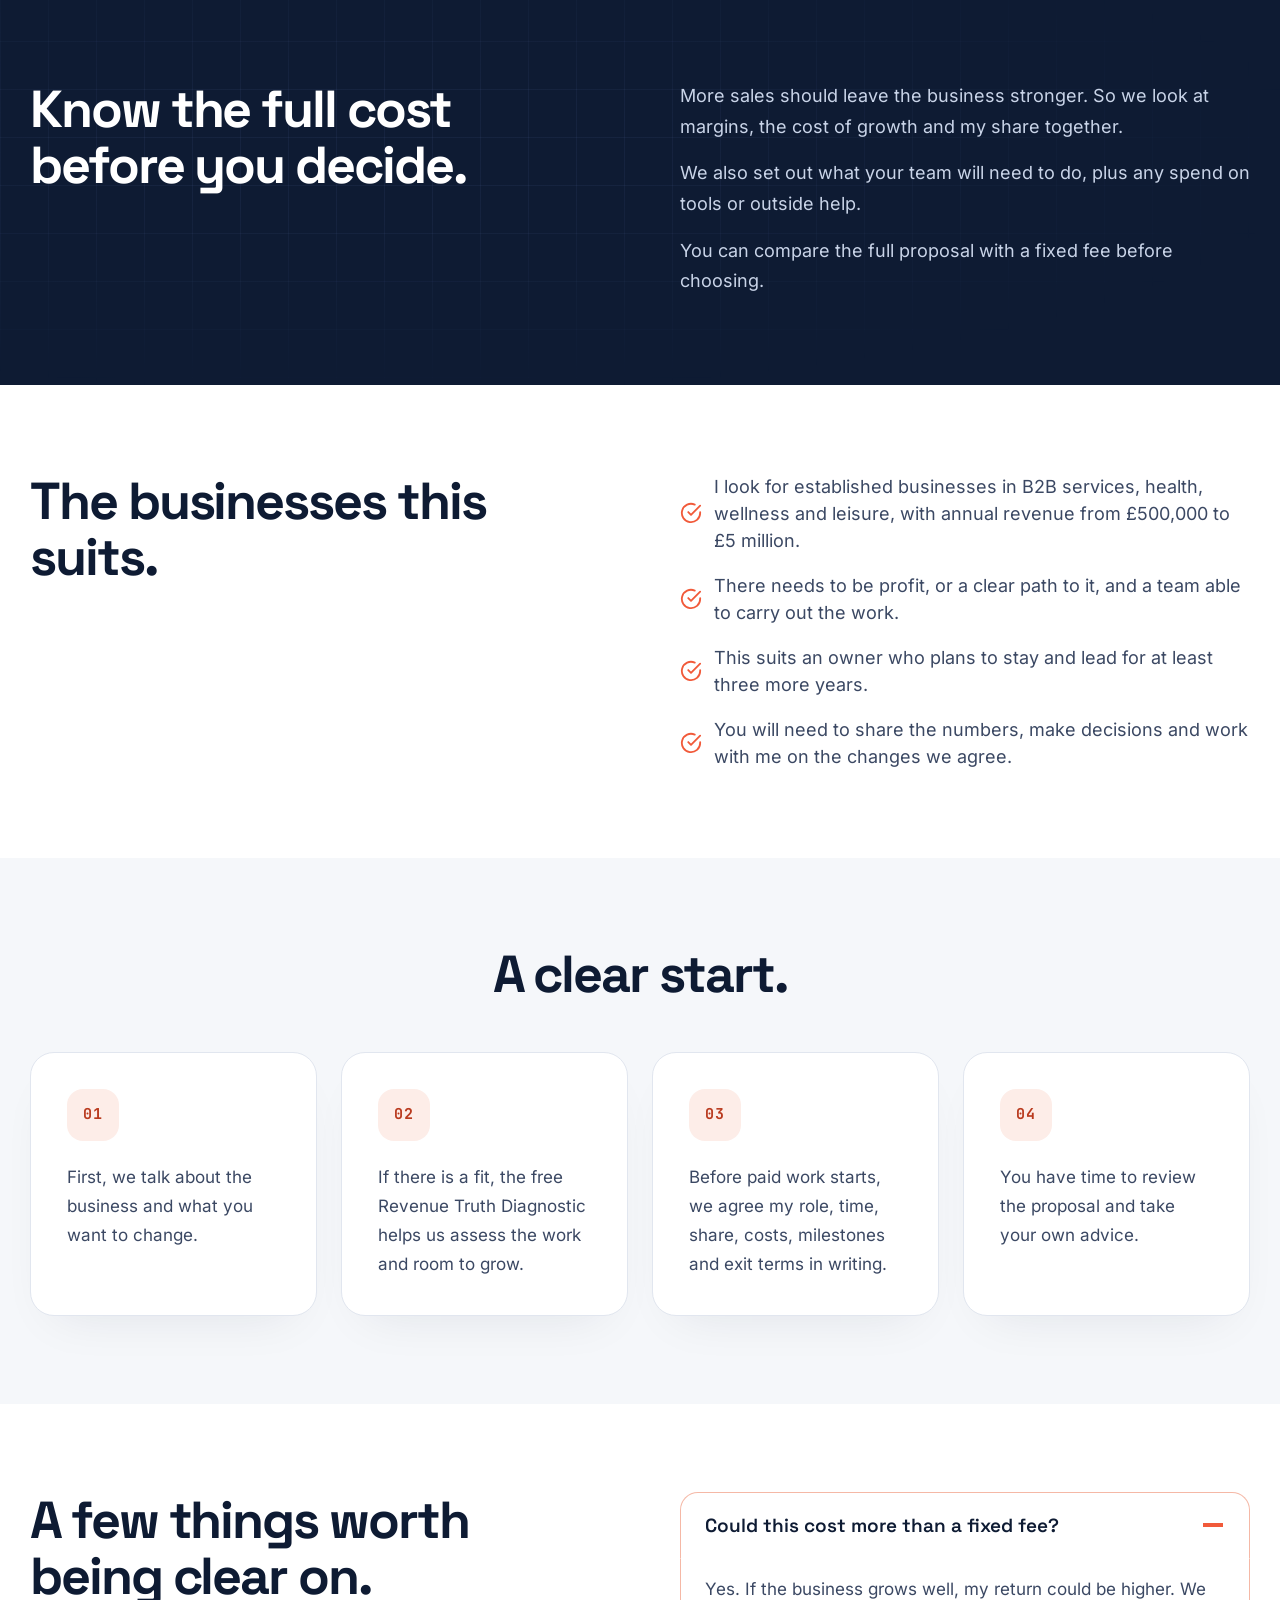
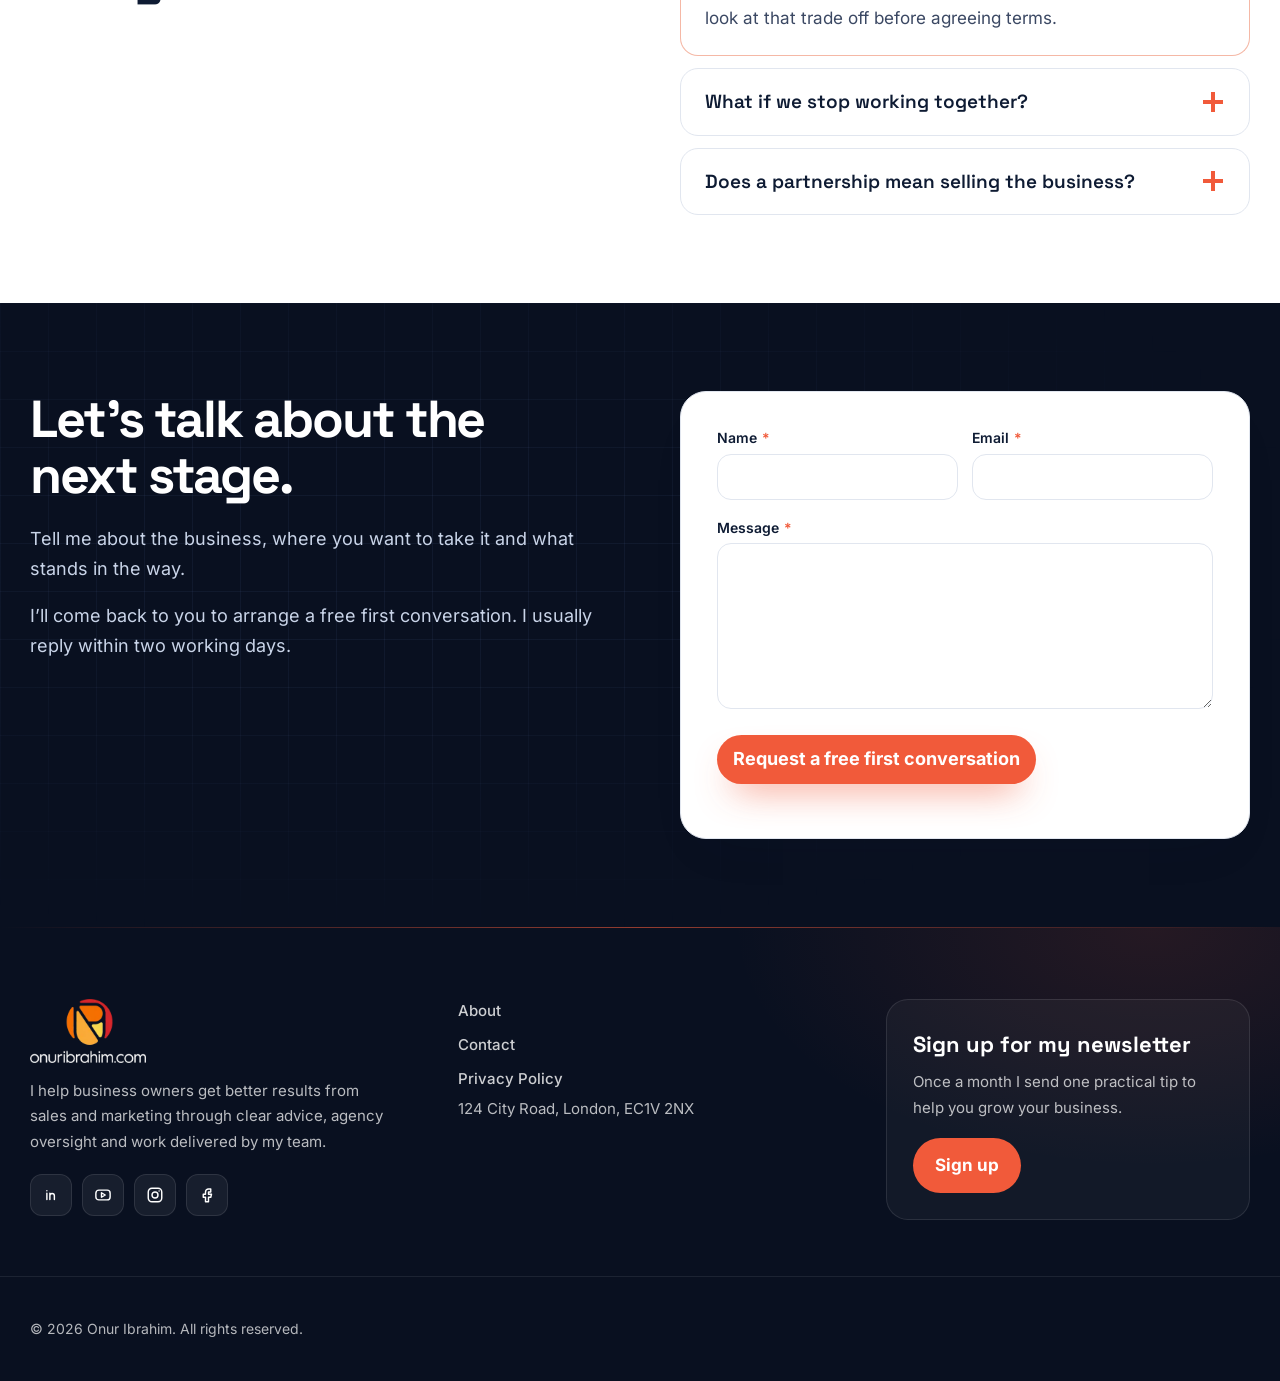
<file: growth-partnership/index.html>
<!doctype html><html lang="en-US" prefix="og: https://ogp.me/ns#" class="no-js" itemtype="https://schema.org/WebPage" itemscope><head><meta charset="UTF-8"><meta name="viewport" content="width=device-width, initial-scale=1, minimum-scale=1"><link rel="preload" href="https://HamzaJaved2704.github.io/onur-ibrahim-preview/wp-content/plugins/site-design/fonts/spacegrotesk-latin.woff2" as="font" type="font/woff2" crossorigin><link rel="preload" href="https://HamzaJaved2704.github.io/onur-ibrahim-preview/wp-content/plugins/site-design/fonts/inter-latin.woff2" as="font" type="font/woff2" crossorigin><title>Growth Partnerships With Onur Ibrahim | Equity and Revenue Share</title><meta name="description" content="Grow your business with a partner who shares in the result. Choose equity or a revenue share, with a free first conversation."/><meta name="robots" content="noindex, nofollow"/><meta property="og:locale" content="en_US" /><meta property="og:type" content="article" /><meta property="og:title" content="Growth Partnerships With Onur Ibrahim | Equity and Revenue Share" /><meta property="og:description" content="Grow your business with a partner who shares in the result. Choose equity or a revenue share, with a free first conversation." /><meta property="og:url" content="https://HamzaJaved2704.github.io/onur-ibrahim-preview/growth-partnership/" /><meta property="og:site_name" content="Onur Ibrahim" /><meta property="og:updated_time" content="2026-11-01T19:58:05+00:00" /><meta property="og:image" content="https://HamzaJaved2704.github.io/onur-ibrahim-preview/wp-content/uploads/2026/11/onur-ibrahim-growth-partner-s.webp" /><meta property="og:image:width" content="1000" /><meta property="og:image:height" content="750" /><meta property="og:image:alt" content="Onur Ibrahim and a business owner looking at a growth plan" /><meta property="og:image:type" content="image/webp" /><meta property="article:published_time" content="2026-11-01T17:42:07+00:00" /><meta property="article:modified_time" content="2026-11-01T19:58:05+00:00" /><meta name="twitter:card" content="summary_large_image" /><meta name="twitter:title" content="Growth Partnerships With Onur Ibrahim | Equity and Revenue Share" /><meta name="twitter:description" content="Grow your business with a partner who shares in the result. Choose equity or a revenue share, with a free first conversation." /><meta name="twitter:image" content="https://HamzaJaved2704.github.io/onur-ibrahim-preview/wp-content/uploads/2026/11/onur-ibrahim-growth-partner-s.webp" /><meta name="twitter:label1" content="Time to read" /><meta name="twitter:data1" content="2 minutes" /> <script type="application/ld+json" class="rank-math-schema">{"@context":"https://schema.org","@graph":[{"@type":["Person","Organization"],"@id":"https://HamzaJaved2704.github.io/onur-ibrahim-preview/#person","name":"Onur Ibrahim","logo":{"@type":"ImageObject","@id":"https://HamzaJaved2704.github.io/onur-ibrahim-preview/#logo","url":"https://HamzaJaved2704.github.io/onur-ibrahim-preview/wp-content/uploads/2026/11/onur-ibrahim-logo-mark-v2.webp","contentUrl":"https://HamzaJaved2704.github.io/onur-ibrahim-preview/wp-content/uploads/2026/11/onur-ibrahim-logo-mark-v2.webp","caption":"Onur Ibrahim","inLanguage":"en-US"},"image":{"@type":"ImageObject","@id":"https://HamzaJaved2704.github.io/onur-ibrahim-preview/#logo","url":"https://HamzaJaved2704.github.io/onur-ibrahim-preview/wp-content/uploads/2026/11/onur-ibrahim-logo-mark-v2.webp","contentUrl":"https://HamzaJaved2704.github.io/onur-ibrahim-preview/wp-content/uploads/2026/11/onur-ibrahim-logo-mark-v2.webp","caption":"Onur Ibrahim","inLanguage":"en-US"}},{"@type":"WebSite","@id":"https://HamzaJaved2704.github.io/onur-ibrahim-preview/#website","url":"https://HamzaJaved2704.github.io/onur-ibrahim-preview","name":"Onur Ibrahim","publisher":{"@id":"https://HamzaJaved2704.github.io/onur-ibrahim-preview/#person"},"inLanguage":"en-US"},{"@type":"ImageObject","@id":"https://HamzaJaved2704.github.io/onur-ibrahim-preview/wp-content/uploads/2026/11/onur-ibrahim-growth-partner-s.webp","url":"https://HamzaJaved2704.github.io/onur-ibrahim-preview/wp-content/uploads/2026/11/onur-ibrahim-growth-partner-s.webp","width":"200","height":"200","inLanguage":"en-US"},{"@type":"WebPage","@id":"https://HamzaJaved2704.github.io/onur-ibrahim-preview/growth-partnership/#webpage","url":"https://HamzaJaved2704.github.io/onur-ibrahim-preview/growth-partnership/","name":"Growth Partnerships With Onur Ibrahim | Equity and Revenue Share","datePublished":"2026-11-01T17:42:07+00:00","dateModified":"2026-11-01T19:58:05+00:00","isPartOf":{"@id":"https://HamzaJaved2704.github.io/onur-ibrahim-preview/#website"},"primaryImageOfPage":{"@id":"https://HamzaJaved2704.github.io/onur-ibrahim-preview/wp-content/uploads/2026/11/onur-ibrahim-growth-partner-s.webp"},"inLanguage":"en-US"},{"@type":"Person","@id":"https://HamzaJaved2704.github.io/onur-ibrahim-preview/growth-partnership/#author","name":"Onur Ibrahim","image":{"@type":"ImageObject","@id":"https://HamzaJaved2704.github.io/onur-ibrahim-preview/wp-content/plugins/site-design/assets/brand/onur-avatar.webp","url":"https://HamzaJaved2704.github.io/onur-ibrahim-preview/wp-content/plugins/site-design/assets/brand/onur-avatar.webp","caption":"Onur Ibrahim","inLanguage":"en-US"},"sameAs":["https://HamzaJaved2704.github.io/onur-ibrahim-preview"]},{"@type":"Article","headline":"Growth Partnerships With Onur Ibrahim | Equity and Revenue Share","keywords":"growth partnership","datePublished":"2026-11-01T17:42:07+00:00","dateModified":"2026-11-01T19:58:05+00:00","author":{"@id":"https://HamzaJaved2704.github.io/onur-ibrahim-preview/growth-partnership/#author","name":"Onur Ibrahim"},"publisher":{"@id":"https://HamzaJaved2704.github.io/onur-ibrahim-preview/#person"},"description":"Grow your business with a partner who shares in the result. Choose equity or a revenue share, with a free first conversation.","name":"Growth Partnerships With Onur Ibrahim | Equity and Revenue Share","@id":"https://HamzaJaved2704.github.io/onur-ibrahim-preview/growth-partnership/#richSnippet","isPartOf":{"@id":"https://HamzaJaved2704.github.io/onur-ibrahim-preview/growth-partnership/#webpage"},"image":{"@id":"https://HamzaJaved2704.github.io/onur-ibrahim-preview/wp-content/uploads/2026/11/onur-ibrahim-growth-partner-s.webp"},"inLanguage":"en-US","mainEntityOfPage":{"@id":"https://HamzaJaved2704.github.io/onur-ibrahim-preview/growth-partnership/#webpage"}}]}</script> <link rel="alternate" type="application/rss+xml" title="Onur Ibrahim &raquo; Feed" href="https://HamzaJaved2704.github.io/onur-ibrahim-preview/feed/" /><link rel="alternate" type="application/rss+xml" title="Onur Ibrahim &raquo; Comments Feed" href="https://HamzaJaved2704.github.io/onur-ibrahim-preview/comments/feed/" /><link rel="preload" as="image" href="https://HamzaJaved2704.github.io/onur-ibrahim-preview/wp-content/uploads/2026/11/onur-ibrahim-growth-partner.webp" media="(min-width: 1025px)" fetchpriority="high"> <script data-optimized="1" src="[data-uri]" defer></script> <link rel="alternate" title="oEmbed (JSON)" type="application/json+oembed" href="https://HamzaJaved2704.github.io/onur-ibrahim-preview/wp-json/oembed/1.0/embed?url=http%3A%2F%2Flocalhost%3A8089%2Fgrowth-partnership%2F" /><link rel="alternate" title="oEmbed (XML)" type="text/xml+oembed" href="https://HamzaJaved2704.github.io/onur-ibrahim-preview/wp-json/oembed/1.0/embed?url=http%3A%2F%2Flocalhost%3A8089%2Fgrowth-partnership%2F&#038;format=xml" /><link data-optimized="2" rel="stylesheet" href="https://HamzaJaved2704.github.io/onur-ibrahim-preview/wp-content/litespeed/css/f215c41753efc1b0cd2be8924b507119.css?ver=62c43" /><link rel="https://api.w.org/" href="https://HamzaJaved2704.github.io/onur-ibrahim-preview/wp-json/" /><link rel="alternate" title="JSON" type="application/json" href="https://HamzaJaved2704.github.io/onur-ibrahim-preview/wp-json/wp/v2/pages/11" /><script type="application/ld+json" class="kadence-faq-schema-graph kadence-faq-schema-graph--kb-faq11_9a3685-87">{"@context":"https://schema.org","@type":"FAQPage","mainEntity":[{"@type":"Question","name": "Could this cost more than a fixed fee?","acceptedAnswer":{"@type": "Answer","text": "<p>Yes. If the business grows well, my return could be higher. We look at that trade off before agreeing terms.</p>"}},{"@type":"Question","name": "What if we stop working together?","acceptedAnswer":{"@type": "Answer","text": "<p>We agree that at the start. The terms cover shares earned, any buyback and when revenue share payments end.</p>"}},{"@type":"Question","name": "Does a partnership mean selling the business?","acceptedAnswer":{"@type": "Answer","text": "<p>A partnership does not commit you to a sale. If you want to sell or step back, we can discuss that as a separate route. <a>Explore a possible sale</a></p>"}}]}</script><link rel="icon" href="https://HamzaJaved2704.github.io/onur-ibrahim-preview/wp-content/uploads/2026/11/onur-ibrahim-site-icon-v2-150x150.png" sizes="32x32" /><link rel="icon" href="https://HamzaJaved2704.github.io/onur-ibrahim-preview/wp-content/uploads/2026/11/onur-ibrahim-site-icon-v2-300x300.png" sizes="192x192" /><link rel="apple-touch-icon" href="https://HamzaJaved2704.github.io/onur-ibrahim-preview/wp-content/uploads/2026/11/onur-ibrahim-site-icon-v2-300x300.png" /><meta name="msapplication-TileImage" content="https://HamzaJaved2704.github.io/onur-ibrahim-preview/wp-content/uploads/2026/11/onur-ibrahim-site-icon-v2-300x300.png" /></head><body class="wp-singular page-template-default page page-id-11 wp-custom-logo wp-embed-responsive wp-theme-kadence footer-on-bottom hide-focus-outline link-style-no-underline content-title-style-hide content-width-fullwidth content-style-unboxed content-vertical-padding-hide transparent-header mobile-transparent-header"><div id="wrapper" class="site wp-site-blocks">
<a class="skip-link screen-reader-text scroll-ignore" href="#main">Skip to content</a><header id="masthead" class="site-header" role="banner" itemtype="https://schema.org/WPHeader" itemscope><div id="main-header" class="site-header-wrap"><div class="site-header-inner-wrap"><div class="site-header-upper-wrap"><div class="site-header-upper-inner-wrap"><div class="site-main-header-wrap site-header-row-container site-header-focus-item site-header-row-layout-standard kadence-sticky-header" data-section="kadence_customizer_header_main" data-shrink="true" data-shrink-height="62" data-reveal-scroll-up="false"><div class="site-header-row-container-inner"><div class="site-container"><div class="site-main-header-inner-wrap site-header-row site-header-row-has-sides site-header-row-no-center"><div class="site-header-main-section-left site-header-section site-header-section-left"><div class="site-header-item site-header-focus-item" data-section="title_tagline"><div class="site-branding branding-layout-standard"><a class="brand has-logo-image" href="https://HamzaJaved2704.github.io/onur-ibrahim-preview/" rel="home"><img width="103" height="96" src="https://HamzaJaved2704.github.io/onur-ibrahim-preview/wp-content/uploads/2026/11/onur-ibrahim-logo-mark-v2.webp" class="custom-logo" alt="" decoding="async" /><div class="site-title-wrap"><p class="site-title">Onur Ibrahim</p></div></a></div></div></div><div class="site-header-main-section-right site-header-section site-header-section-right"><div class="site-header-item site-header-focus-item site-header-item-main-navigation header-navigation-layout-stretch-false header-navigation-layout-fill-stretch-false" data-section="kadence_customizer_primary_navigation"><nav id="site-navigation" class="main-navigation header-navigation hover-to-open nav--toggle-sub header-navigation-style-standard header-navigation-dropdown-animation-none" role="navigation" aria-label="Primary"><div class="primary-menu-container header-menu-container"><ul id="primary-menu" class="menu"><li id="menu-item-17" class="menu-item menu-item-type-post_type menu-item-object-page menu-item-home menu-item-17"><a href="https://HamzaJaved2704.github.io/onur-ibrahim-preview/">Home</a></li><li id="menu-item-18" class="menu-item menu-item-type-post_type menu-item-object-page menu-item-18"><a href="https://HamzaJaved2704.github.io/onur-ibrahim-preview/about-onur-ibrahim/">About</a></li><li id="menu-item-19" class="menu-item menu-item-type-post_type menu-item-object-page menu-item-19"><a href="https://HamzaJaved2704.github.io/onur-ibrahim-preview/the-first-hour-with-onur-ibrahim/">First Hour</a></li><li id="menu-item-20" class="menu-item menu-item-type-post_type menu-item-object-page menu-item-20"><a href="https://HamzaJaved2704.github.io/onur-ibrahim-preview/work-with-onur-ibrahim/">Work With Onur</a></li><li id="menu-item-21" class="menu-item menu-item-type-post_type menu-item-object-page menu-item-21"><a href="https://HamzaJaved2704.github.io/onur-ibrahim-preview/acquisitions/">Acquisitions</a></li><li id="menu-item-22" class="menu-item menu-item-type-post_type menu-item-object-page menu-item-22"><a href="https://HamzaJaved2704.github.io/onur-ibrahim-preview/notes/">Notes</a></li><li id="menu-item-23" class="menu-item menu-item-type-post_type menu-item-object-page menu-item-23"><a href="https://HamzaJaved2704.github.io/onur-ibrahim-preview/contact-onur-ibrahim/">Contact</a></li></ul></div></nav></div><div class="site-header-item site-header-focus-item" data-section="kadence_customizer_header_button"><div class="header-button-wrap"><div class="header-button-inner-wrap"><a href="https://api.pingbean.com/widget/bookings/the-first-hour" target="_blank" rel="noopener noreferrer" class="button header-button button-size-custom button-style-filled">Book a conversation</a></div></div></div></div></div></div></div></div></div></div></div></div><div id="mobile-header" class="site-mobile-header-wrap"><div class="site-header-inner-wrap"><div class="site-header-upper-wrap"><div class="site-header-upper-inner-wrap"><div class="site-main-header-wrap site-header-focus-item site-header-row-layout-standard site-header-row-tablet-layout-default site-header-row-mobile-layout-default "><div class="site-header-row-container-inner"><div class="site-container"><div class="site-main-header-inner-wrap site-header-row site-header-row-has-sides site-header-row-no-center"><div class="site-header-main-section-left site-header-section site-header-section-left"><div class="site-header-item site-header-focus-item" data-section="title_tagline"><div class="site-branding mobile-site-branding branding-layout-standard branding-tablet-layout-standard branding-mobile-layout-standard"><a class="brand has-logo-image" href="https://HamzaJaved2704.github.io/onur-ibrahim-preview/" rel="home"><img width="103" height="96" src="https://HamzaJaved2704.github.io/onur-ibrahim-preview/wp-content/uploads/2026/11/onur-ibrahim-logo-mark-v2.webp" class="custom-logo" alt="" decoding="async" /><div class="site-title-wrap"><div class="site-title">Onur Ibrahim</div></div></a></div></div></div><div class="site-header-main-section-right site-header-section site-header-section-right"><div class="site-header-item site-header-focus-item site-header-item-navgation-popup-toggle" data-section="kadence_customizer_mobile_trigger"><div class="mobile-toggle-open-container">
<button id="mobile-toggle" class="menu-toggle-open drawer-toggle menu-toggle-style-default" aria-label="Open menu" data-toggle-target="#mobile-drawer" data-toggle-body-class="showing-popup-drawer-from-right" aria-expanded="false" data-set-focus=".menu-toggle-close"
>
<span class="menu-toggle-icon"><span class="kadence-svg-iconset"><svg aria-hidden="true" class="kadence-svg-icon kadence-menu-svg" fill="currentColor" version="1.1" xmlns="http://www.w3.org/2000/svg" width="24" height="24" viewBox="0 0 24 24"><title>Toggle Menu</title><path d="M3 13h18c0.552 0 1-0.448 1-1s-0.448-1-1-1h-18c-0.552 0-1 0.448-1 1s0.448 1 1 1zM3 7h18c0.552 0 1-0.448 1-1s-0.448-1-1-1h-18c-0.552 0-1 0.448-1 1s0.448 1 1 1zM3 19h18c0.552 0 1-0.448 1-1s-0.448-1-1-1h-18c-0.552 0-1 0.448-1 1s0.448 1 1 1z"></path>
</svg></span></span>
</button></div></div></div></div></div></div></div></div></div></div></div></header><main id="inner-wrap" class="wrap kt-clear" role="main"><div id="primary" class="content-area"><div class="content-container site-container"><div id="main" class="site-main"><div class="content-wrap"><article id="post-11" class="entry content-bg single-entry post-11 page type-page status-publish hentry"><div class="entry-content-wrap"><div class="entry-content single-content"><div class="kb-row-layout-wrap kb-row-layout-id11_b91db3-9d alignnone kt-row-has-bg oi-hero oi-page-hero wp-block-kadence-rowlayout"><div class="kt-row-layout-overlay kt-row-overlay-gradient"></div><div class="kt-row-column-wrap kt-has-1-columns kt-row-layout-equal kt-tab-layout-inherit kt-mobile-layout-row kt-row-valign-middle kb-theme-content-width"><div class="wp-block-kadence-column kadence-column11_12cad9-84"><div class="kt-inside-inner-col"><div class="kb-row-layout-wrap kb-row-layout-id11_af34ca-33 alignnone wp-block-kadence-rowlayout"><div class="kt-row-column-wrap kt-has-2-columns kt-row-layout-left-golden kt-tab-layout-row kt-mobile-layout-row kt-row-valign-middle"><div class="wp-block-kadence-column kadence-column11_286e82-d9"><div class="kt-inside-inner-col"><p class="kt-adv-heading11_ab7d42-dd oi-kick wp-block-kadence-advancedheading" data-kb-block="kb-adv-heading11_ab7d42-dd">Growth partnerships</p><h1 class="kt-adv-heading11_1df6bf-47 oi-h1 wp-block-kadence-advancedheading" data-kb-block="kb-adv-heading11_1df6bf-47">Grow your business with someone who <mark class="kt-highlight">shares in the result</mark>.</h1><p class="oi-lead has-text-color wp-block-paragraph" style="color:#C9D4E8;margin-top:0px;margin-bottom:14px;font-size:19px">You have built a sound business. You can see room to grow, but too much still rests on you.</p><p class="oi-lead has-text-color wp-block-paragraph" style="color:#C9D4E8;margin-top:0px;margin-bottom:14px;font-size:17px">I work beside owners to set the plan, guide the people doing the work and track the result.</p><p class="oi-lead has-text-color wp-block-paragraph" style="color:#C9D4E8;margin-top:0px;margin-bottom:0px;font-size:17px">We can agree equity, a share of revenue growth, or a lower cash fee alongside a share.</p><div class="wp-block-kadence-advancedbtn kb-buttons-wrap kb-btns11_8cb2d6-ab oi-btns"><a class="kb-button kt-button button kb-btn11_a1a87c-c5 kt-btn-size-standard kt-btn-width-type-auto kb-btn-global-fill kt-btn-has-text-true kt-btn-has-svg-true oi-btn oi-btn-primary wp-block-kadence-singlebtn" href="#talk"><span class="kb-svg-icon-wrap kb-svg-icon-fe_calendar kt-btn-icon-side-left"><svg viewBox="0 0 24 24"  fill="none" stroke="currentColor" stroke-width="2" stroke-linecap="round" stroke-linejoin="round" xmlns="http://www.w3.org/2000/svg"  aria-hidden="true"><rect x="3" y="4" width="18" height="18" rx="2" ry="2"/><line x1="16" y1="2" x2="16" y2="6"/><line x1="8" y1="2" x2="8" y2="6"/><line x1="3" y1="10" x2="21" y2="10"/></svg></span><span class="kt-btn-inner-text">Ask about a growth partnership</span></a></div><p class="oi-hero-note has-text-color wp-block-paragraph" style="color:#9FB0CF;margin-top:18px;margin-bottom:0px;font-size:15px">Our first conversation is free. We use it to see whether there could be a fit.</p></div></div><div class="wp-block-kadence-column kadence-column11_19c255-57"><div class="kt-inside-inner-col"></div></div></div></div><div class="kb-row-layout-wrap kb-row-layout-id11_15e240-90 alignnone kb-v-lg-hidden oi-stackpic wp-block-kadence-rowlayout"><div class="kt-row-column-wrap kt-has-1-columns kt-row-layout-equal kt-tab-layout-inherit kt-mobile-layout-row kt-row-valign-top"><div class="wp-block-kadence-column kadence-column11_3f68b4-95"><div class="kt-inside-inner-col"><div class="wp-block-kadence-image kb-image11_c2bb34-45 oi-photo"><figure class="aligncenter size-full is-resized"><img loading="lazy" decoding="async" src="https://HamzaJaved2704.github.io/onur-ibrahim-preview/wp-content/uploads/2026/11/onur-ibrahim-growth-partner-s.webp" alt="Onur Ibrahim and a business owner looking at a growth plan" class="kb-img wp-image-100" width="1000" height="750" srcset="https://HamzaJaved2704.github.io/onur-ibrahim-preview/wp-content/uploads/2026/11/onur-ibrahim-growth-partner-s.webp 1000w, https://HamzaJaved2704.github.io/onur-ibrahim-preview/wp-content/uploads/2026/11/onur-ibrahim-growth-partner-s-300x225.webp 300w, https://HamzaJaved2704.github.io/onur-ibrahim-preview/wp-content/uploads/2026/11/onur-ibrahim-growth-partner-s-768x576.webp 768w" sizes="auto, (max-width: 1000px) 100vw, 1000px" /></figure></div></div></div></div></div></div></div></div></div><div class="kb-row-layout-wrap kb-row-layout-id11_a4a4eb-59 alignnone kt-row-has-bg oi-gp-models wp-block-kadence-rowlayout"><div class="kt-row-column-wrap kt-has-1-columns kt-row-layout-equal kt-tab-layout-inherit kt-mobile-layout-row kt-row-valign-top kb-theme-content-width"><div class="wp-block-kadence-column kadence-column11_f4de9c-52"><div class="kt-inside-inner-col"><h2 class="kt-adv-heading11_251f54-5b oi-h2 wp-block-kadence-advancedheading" data-kb-block="kb-adv-heading11_251f54-5b">Choose the model that fits the work.</h2><div class="kb-row-layout-wrap kb-row-layout-id11_bfdb68-b0 alignnone wp-block-kadence-rowlayout"><div class="kt-row-column-wrap kt-has-2-columns kt-row-layout-equal kt-tab-layout-row kt-mobile-layout-row kt-row-valign-top kt-inner-column-height-full"><div class="wp-block-kadence-column kadence-column11_741b87-e0 oi-step oi-model"><div class="kt-inside-inner-col"><h3 class="kt-adv-heading11_36d6e4-98 oi-h3 wp-block-kadence-advancedheading" data-kb-block="kb-adv-heading11_36d6e4-98">Equity.</h3><p class="wp-block-paragraph" style="margin-top:0px;margin-bottom:16px">For owners who want a lasting partner and are open to sharing ownership.</p><p class="wp-block-paragraph" style="margin-top:0px;margin-bottom:16px">The usual range is 5% to 15%, earned over two to three years as I meet agreed milestones.</p><p class="wp-block-paragraph" style="margin-top:0px;margin-bottom:0px">We set out my role, time, rights and how shares are earned. We also agree what happens if we stop working together.</p></div></div><div class="wp-block-kadence-column kadence-column11_b38ca8-dc oi-step oi-model"><div class="kt-inside-inner-col"><h3 class="kt-adv-heading11_df12be-d0 oi-h3 wp-block-kadence-advancedheading" data-kb-block="kb-adv-heading11_df12be-d0">Revenue share.</h3><p class="has-text-color wp-block-paragraph" style="color:#C9D4E8;margin-top:0px;margin-bottom:16px">For owners who want to keep their shares and link my return to revenue growth.</p><p class="has-text-color wp-block-paragraph" style="color:#C9D4E8;margin-top:0px;margin-bottom:16px">The current model is 10% of revenue above an agreed starting figure for 24 months, with a cap agreed up front.</p><p class="has-text-color wp-block-paragraph" style="color:#C9D4E8;margin-top:0px;margin-bottom:16px">We measure it from your accounts and review it each quarter.</p><p class="has-text-color wp-block-paragraph" style="color:#C9D4E8;margin-top:0px;margin-bottom:0px">For example, £20,000 above that figure in a quarter would mean a £2,000 share, subject to the agreed terms.</p></div></div></div></div><div class="wp-block-kadence-spacer aligncenter kt-block-spacer-11_41db20-78"><div class="kt-block-spacer kt-block-spacer-halign-center"></div></div><p class="has-text-align-center oi-lead-c oi-note has-text-color wp-block-paragraph" style="color:#0E1B33;margin-top:0px;margin-bottom:0px;font-size:18px">A lower cash fee can sit alongside either model. A profit share would need its own agreed terms.</p></div></div></div></div><div class="kb-row-layout-wrap kb-row-layout-id11_0bc745-26 alignnone kt-row-has-bg oi-gp-cost oi-dark wp-block-kadence-rowlayout"><div class="kt-row-column-wrap kt-has-1-columns kt-row-layout-equal kt-tab-layout-inherit kt-mobile-layout-row kt-row-valign-top kb-theme-content-width"><div class="wp-block-kadence-column kadence-column11_50d6e8-c5"><div class="kt-inside-inner-col"><div class="kb-row-layout-wrap kb-row-layout-id11_f3c589-89 alignnone wp-block-kadence-rowlayout"><div class="kt-row-column-wrap kt-has-2-columns kt-row-layout-equal kt-tab-layout-row kt-mobile-layout-row kt-row-valign-top"><div class="wp-block-kadence-column kadence-column11_af27be-22"><div class="kt-inside-inner-col"><h2 class="kt-adv-heading11_0dd6ed-f2 oi-h2 wp-block-kadence-advancedheading" data-kb-block="kb-adv-heading11_0dd6ed-f2">Know the full cost before you decide.</h2></div></div><div class="wp-block-kadence-column kadence-column11_06e5c3-0f"><div class="kt-inside-inner-col"><p class="has-text-color wp-block-paragraph" style="color:#C9D4E8;margin-top:0px;margin-bottom:16px;font-size:18px">More sales should leave the business stronger. So we look at margins, the cost of growth and my share together.</p><p class="has-text-color wp-block-paragraph" style="color:#C9D4E8;margin-top:0px;margin-bottom:16px;font-size:18px">We also set out what your team will need to do, plus any spend on tools or outside help.</p><p class="has-text-color wp-block-paragraph" style="color:#C9D4E8;margin-top:0px;margin-bottom:0px;font-size:18px">You can compare the full proposal with a fixed fee before choosing.</p></div></div></div></div></div></div></div></div><div class="kb-row-layout-wrap kb-row-layout-id11_a53a60-31 alignnone kt-row-has-bg oi-gp-suits wp-block-kadence-rowlayout"><div class="kt-row-column-wrap kt-has-1-columns kt-row-layout-equal kt-tab-layout-inherit kt-mobile-layout-row kt-row-valign-top kb-theme-content-width"><div class="wp-block-kadence-column kadence-column11_1833de-90"><div class="kt-inside-inner-col"><div class="kb-row-layout-wrap kb-row-layout-id11_317b39-24 alignnone wp-block-kadence-rowlayout"><div class="kt-row-column-wrap kt-has-2-columns kt-row-layout-equal kt-tab-layout-row kt-mobile-layout-row kt-row-valign-top"><div class="wp-block-kadence-column kadence-column11_f6319a-62"><div class="kt-inside-inner-col"><h2 class="kt-adv-heading11_a7c843-bb oi-h2 wp-block-kadence-advancedheading" data-kb-block="kb-adv-heading11_a7c843-bb">The businesses this suits.</h2></div></div><div class="wp-block-kadence-column kadence-column11_ab338d-a1"><div class="kt-inside-inner-col"><div class="wp-block-kadence-iconlist kt-svg-icon-list-items kt-svg-icon-list-items11_0a5803-29 kt-svg-icon-list-columns-1 alignnone kt-list-icon-aligncenter kt-mobile-svg-icon-list-columns-1 oi-il"><ul class="kt-svg-icon-list"><li class="wp-block-kadence-listitem kt-svg-icon-list-item-wrap kt-svg-icon-list-item-11_8b5104-7b"><span class="kb-svg-icon-wrap kb-svg-icon-fe_checkCircle kt-svg-icon-list-single"><svg viewBox="0 0 24 24"  fill="none" stroke="currentColor" stroke-width="2" stroke-linecap="round" stroke-linejoin="round" xmlns="http://www.w3.org/2000/svg"  aria-hidden="true"><path d="M22 11.08V12a10 10 0 1 1-5.93-9.14"/><polyline points="22 4 12 14.01 9 11.01"/></svg></span><span class="kt-svg-icon-list-text">I look for established businesses in B2B services, health, wellness and leisure, with annual revenue from £500,000 to £5 million.</span></li><li class="wp-block-kadence-listitem kt-svg-icon-list-item-wrap kt-svg-icon-list-item-11_502b7f-77"><span class="kb-svg-icon-wrap kb-svg-icon-fe_checkCircle kt-svg-icon-list-single"><svg viewBox="0 0 24 24"  fill="none" stroke="currentColor" stroke-width="2" stroke-linecap="round" stroke-linejoin="round" xmlns="http://www.w3.org/2000/svg"  aria-hidden="true"><path d="M22 11.08V12a10 10 0 1 1-5.93-9.14"/><polyline points="22 4 12 14.01 9 11.01"/></svg></span><span class="kt-svg-icon-list-text">There needs to be profit, or a clear path to it, and a team able to carry out the work.</span></li><li class="wp-block-kadence-listitem kt-svg-icon-list-item-wrap kt-svg-icon-list-item-11_9b97f4-3f"><span class="kb-svg-icon-wrap kb-svg-icon-fe_checkCircle kt-svg-icon-list-single"><svg viewBox="0 0 24 24"  fill="none" stroke="currentColor" stroke-width="2" stroke-linecap="round" stroke-linejoin="round" xmlns="http://www.w3.org/2000/svg"  aria-hidden="true"><path d="M22 11.08V12a10 10 0 1 1-5.93-9.14"/><polyline points="22 4 12 14.01 9 11.01"/></svg></span><span class="kt-svg-icon-list-text">This suits an owner who plans to stay and lead for at least three more years.</span></li><li class="wp-block-kadence-listitem kt-svg-icon-list-item-wrap kt-svg-icon-list-item-11_0242ec-b0"><span class="kb-svg-icon-wrap kb-svg-icon-fe_checkCircle kt-svg-icon-list-single"><svg viewBox="0 0 24 24"  fill="none" stroke="currentColor" stroke-width="2" stroke-linecap="round" stroke-linejoin="round" xmlns="http://www.w3.org/2000/svg"  aria-hidden="true"><path d="M22 11.08V12a10 10 0 1 1-5.93-9.14"/><polyline points="22 4 12 14.01 9 11.01"/></svg></span><span class="kt-svg-icon-list-text">You will need to share the numbers, make decisions and work with me on the changes we agree.</span></li></ul></div></div></div></div></div></div></div></div></div><div class="kb-row-layout-wrap kb-row-layout-id11_231456-94 alignnone kt-row-has-bg oi-gp-start wp-block-kadence-rowlayout"><div class="kt-row-column-wrap kt-has-1-columns kt-row-layout-equal kt-tab-layout-inherit kt-mobile-layout-row kt-row-valign-top kb-theme-content-width"><div class="wp-block-kadence-column kadence-column11_6f8970-a1"><div class="kt-inside-inner-col"><h2 class="kt-adv-heading11_c8034d-60 oi-h2 wp-block-kadence-advancedheading" data-kb-block="kb-adv-heading11_c8034d-60">A clear start.</h2><div class="kb-row-layout-wrap kb-row-layout-id11_15db00-53 alignnone oi-steps wp-block-kadence-rowlayout"><div class="kt-row-column-wrap kt-has-4-columns kt-row-layout-equal kt-tab-layout-two-grid kt-mobile-layout-row kt-row-valign-top kt-inner-column-height-full"><div class="wp-block-kadence-column kadence-column11_675084-e0 oi-step"><div class="kt-inside-inner-col">
<span class="oi-step-n" aria-hidden="true">01</span><p class="wp-block-paragraph" style="margin-top:0px;margin-bottom:0px">First, we talk about the business and what you want to change.</p></div></div><div class="wp-block-kadence-column kadence-column11_75aafb-28 oi-step"><div class="kt-inside-inner-col">
<span class="oi-step-n" aria-hidden="true">02</span><p class="wp-block-paragraph" style="margin-top:0px;margin-bottom:0px">If there is a fit, the free Revenue Truth Diagnostic helps us assess the work and room to grow.</p></div></div><div class="wp-block-kadence-column kadence-column11_b3fb67-4f oi-step"><div class="kt-inside-inner-col">
<span class="oi-step-n" aria-hidden="true">03</span><p class="wp-block-paragraph" style="margin-top:0px;margin-bottom:0px">Before paid work starts, we agree my role, time, share, costs, milestones and exit terms in writing.</p></div></div><div class="wp-block-kadence-column kadence-column11_24f36c-07 oi-step"><div class="kt-inside-inner-col">
<span class="oi-step-n" aria-hidden="true">04</span><p class="wp-block-paragraph" style="margin-top:0px;margin-bottom:0px">You have time to review the proposal and take your own advice.</p></div></div></div></div></div></div></div></div><div class="kb-row-layout-wrap kb-row-layout-id11_d92d4a-e6 alignnone kt-row-has-bg oi-gp-faq wp-block-kadence-rowlayout"><div class="kt-row-column-wrap kt-has-1-columns kt-row-layout-equal kt-tab-layout-inherit kt-mobile-layout-row kt-row-valign-top kb-theme-content-width"><div class="wp-block-kadence-column kadence-column11_6077e7-51"><div class="kt-inside-inner-col"><div class="kb-row-layout-wrap kb-row-layout-id11_3c657b-b0 alignnone wp-block-kadence-rowlayout"><div class="kt-row-column-wrap kt-has-2-columns kt-row-layout-equal kt-tab-layout-row kt-mobile-layout-row kt-row-valign-top"><div class="wp-block-kadence-column kadence-column11_f24fff-2e"><div class="kt-inside-inner-col"><h2 class="kt-adv-heading11_754f41-ed oi-h2 wp-block-kadence-advancedheading" data-kb-block="kb-adv-heading11_754f41-ed">A few things worth being clear on.</h2></div></div><div class="wp-block-kadence-column kadence-column11_3801db-2c"><div class="kt-inside-inner-col"><div class="wp-block-kadence-accordion alignnone oi-acc"><div class="kt-accordion-wrap kt-accordion-id11_9a3685-87 kt-accordion-has-3-panes kt-active-pane-0 kt-accordion-block kt-pane-header-alignment-left kt-accodion-icon-style-basic kt-accodion-icon-side-right" style="max-width:none"><div class="kt-accordion-inner-wrap" data-allow-multiple-open="false" data-start-open="0"><div class="wp-block-kadence-pane kt-accordion-pane kt-accordion-pane-1 kt-pane11_b28da1-4e"><h3 class="kt-accordion-header-wrap"><button class="kt-blocks-accordion-header kt-acccordion-button-label-show" type="button"><span class="kt-blocks-accordion-title-wrap"><span class="kt-blocks-accordion-title">Could this cost more than a fixed fee?</span></span><span class="kt-blocks-accordion-icon-trigger"></span></button></h3><div class="kt-accordion-panel kt-accordion-panel-hidden"><div class="kt-accordion-panel-inner"><p class="has-text-color wp-block-paragraph" style="color:#3B4863">Yes. If the business grows well, my return could be higher. We look at that trade off before agreeing terms.</p></div></div></div><div class="wp-block-kadence-pane kt-accordion-pane kt-accordion-pane-2 kt-pane11_033e77-2a"><h3 class="kt-accordion-header-wrap"><button class="kt-blocks-accordion-header kt-acccordion-button-label-show" type="button"><span class="kt-blocks-accordion-title-wrap"><span class="kt-blocks-accordion-title">What if we stop working together?</span></span><span class="kt-blocks-accordion-icon-trigger"></span></button></h3><div class="kt-accordion-panel kt-accordion-panel-hidden"><div class="kt-accordion-panel-inner"><p class="has-text-color wp-block-paragraph" style="color:#3B4863">We agree that at the start. The terms cover shares earned, any buyback and when revenue share payments end.</p></div></div></div><div class="wp-block-kadence-pane kt-accordion-pane kt-accordion-pane-3 kt-pane11_f6561f-13"><h3 class="kt-accordion-header-wrap"><button class="kt-blocks-accordion-header kt-acccordion-button-label-show" type="button"><span class="kt-blocks-accordion-title-wrap"><span class="kt-blocks-accordion-title">Does a partnership mean selling the business?</span></span><span class="kt-blocks-accordion-icon-trigger"></span></button></h3><div class="kt-accordion-panel kt-accordion-panel-hidden"><div class="kt-accordion-panel-inner"><p class="has-text-color wp-block-paragraph" style="color:#3B4863">A partnership does not commit you to a sale. If you want to sell or step back, we can discuss that as a separate route. <a href="/onur-ibrahim-preview/acquisitions/">Explore a possible sale</a></p></div></div></div></div></div></div></div></div></div></div></div></div></div></div><div class="kb-row-layout-wrap kb-row-layout-id11_2f5289-a7 alignnone kt-row-has-bg oi-gp-talk oi-dark wp-block-kadence-rowlayout" id="talk"><div class="kt-row-column-wrap kt-has-1-columns kt-row-layout-equal kt-tab-layout-inherit kt-mobile-layout-row kt-row-valign-top kb-theme-content-width"><div class="wp-block-kadence-column kadence-column11_002f56-c2"><div class="kt-inside-inner-col"><div class="kb-row-layout-wrap kb-row-layout-id11_bceade-cc alignnone wp-block-kadence-rowlayout"><div class="kt-row-column-wrap kt-has-2-columns kt-row-layout-equal kt-tab-layout-row kt-mobile-layout-row kt-row-valign-top"><div class="wp-block-kadence-column kadence-column11_e2cf0a-20"><div class="kt-inside-inner-col"><h2 class="kt-adv-heading11_e01f38-e3 oi-h2 wp-block-kadence-advancedheading" data-kb-block="kb-adv-heading11_e01f38-e3">Let&#8217;s talk about the next stage.</h2><p class="has-text-color wp-block-paragraph" style="color:#C9D4E8;margin-top:0px;margin-bottom:16px;font-size:18px">Tell me about the business, where you want to take it and what stands in the way.</p><p class="has-text-color wp-block-paragraph" style="color:#C9D4E8;margin-top:0px;margin-bottom:0px;font-size:18px">I&#8217;ll come back to you to arrange a free first conversation. I usually reply within two working days.</p></div></div><div class="wp-block-kadence-column kadence-column11_ffae00-ec"><div class="kt-inside-inner-col"><div class="kb-row-layout-wrap kb-row-layout-id11_45bccb-7d alignnone wp-block-kadence-rowlayout"><div class="kt-row-column-wrap kt-has-1-columns kt-row-layout-equal kt-tab-layout-row kt-mobile-layout-row kt-row-valign-middle"><div class="wp-block-kadence-column kadence-column11_ff9cdd-20 oi-box"><div class="kt-inside-inner-col"><div class="wp-block-kadence-form kadence-form-11_a09cee-4e kb-form-wrap oi-form"><form class="kb-form" action="" method="post"><div class="kadence-blocks-form-field kb-field-desk-width-50 kb-field-mobile-width-100 kb-input-size-standard"><label for="kb_field_11_a09cee-4e_0">Name<span class="required">*</span></label><input name="kb_field_0" id="kb_field_11_a09cee-4e_0" data-label="Name" type="text" placeholder="" value="" data-type="text" class="kb-field kb-text-style-field kb-text-field kb-field-0" autocomplete="name" data-required="yes"/></div><div class="kadence-blocks-form-field kb-form-field-1 kb-field-desk-width-50 kb-field-mobile-width-100 kb-input-size-standard"><label for="kb_field_11_a09cee-4e_1">Email<span class="required">*</span></label><input name="kb_field_1" id="kb_field_11_a09cee-4e_1" data-label="Email" type="email" placeholder="" value="" data-type="email" class="kb-field kb-text-style-field kb-email-field kb-field-1" autocomplete="email" data-required="yes"/></div><div class="kadence-blocks-form-field kb-form-field-2 kb-field-desk-width-100 kb-input-size-standard"><label for="kb_field_11_a09cee-4e_2">Message<span class="required">*</span></label><textarea name="kb_field_2" id="kb_field_11_a09cee-4e_2" data-label="Message" type="textarea" placeholder="" data-type="textarea" class="kb-field kb-text-style-field kb-textarea-field kb-field-2" rows="6" data-required="yes"></textarea></div><input type="hidden" name="_kb_form_id" value="11_a09cee-4e"/><input type="hidden" name="_kb_form_post_id" value=""/><input type="hidden" name="action" value="kb_process_ajax_submit"/><label class="kadence-verify-label">Email<input class="kadence-blocks-field verify" type="text" name="_kb_verify_email" autocomplete="new-password" aria-hidden="true" placeholder="Email" tabindex="-1" data-1p-ignore="true" data-lpignore="true" /></label><div class="kadence-blocks-form-field kb-submit-field kb-field-desk-width-100"><button class="kb-forms-submit button kb-button-size-standard kb-button-width-auto">Request a free first conversation</button></div></form></div>
<noscript><div class="kadence-blocks-form-message kadence-blocks-form-warning">Please enable JavaScript in your browser to submit the form</div><style>.kadence-form-11_a09cee-4e .kadence-blocks-form-field.kb-submit-field { display: none; }</style></noscript></div></div></div></div></div></div></div></div></div></div></div></div></div></div></article></div></div></div></div></main><footer id="colophon" class="site-footer" role="contentinfo"><div class="site-footer-wrap"><div class="site-middle-footer-wrap site-footer-row-container site-footer-focus-item site-footer-row-layout-standard site-footer-row-tablet-layout-default site-footer-row-mobile-layout-default" data-section="kadence_customizer_footer_middle"><div class="site-footer-row-container-inner"><div class="site-container"><div class="site-middle-footer-inner-wrap site-footer-row site-footer-row-columns-3 site-footer-row-column-layout-left-golden site-footer-row-tablet-column-layout-row site-footer-row-mobile-column-layout-row ft-ro-dir-column ft-ro-collapse-normal ft-ro-t-dir-column ft-ro-m-dir-column ft-ro-lstyle-plain"><div class="site-footer-middle-section-1 site-footer-section footer-section-inner-items-1"><div class="footer-widget-area widget-area site-footer-focus-item footer-widget1 content-align-default content-tablet-align-default content-mobile-align-default content-valign-default content-tablet-valign-default content-mobile-valign-default" data-section="sidebar-widgets-footer1"><div class="footer-widget-area-inner site-info-inner"><section id="block-1000" class="widget widget_block widget_custom_html"><div class="oi-foot"><a class="oi-foot-brand" href="/onur-ibrahim-preview/"><img decoding="async" src="https://HamzaJaved2704.github.io/onur-ibrahim-preview/wp-content/plugins/site-design/assets/brand/logo-white.webp" width="116" height="64" alt="Onur Ibrahim" loading="lazy"></a><p>I help business owners get better results from sales and marketing through clear advice, agency oversight and work delivered by my team.</p><div class="oi-soc"><a href="https://www.linkedin.com/in/onuribrahim/" target="_blank" rel="noopener" aria-label="LinkedIn"><svg viewBox="0 0 24 24" fill="none" stroke="currentColor" stroke-width="1.9" stroke-linecap="round" stroke-linejoin="round" aria-hidden="true"><path d="M6.5 9.5V18M6.5 6.2v.1M10.5 18v-5a3 3 0 0 1 6 0v5M10.5 9.5V18"/></svg></a><a href="https://www.youtube.com/@Onur-Ibrahim" target="_blank" rel="noopener" aria-label="YouTube"><svg viewBox="0 0 24 24" fill="none" stroke="currentColor" stroke-width="1.9" stroke-linecap="round" stroke-linejoin="round" aria-hidden="true"><rect x="2.5" y="5.5" width="19" height="13" rx="4"/><path d="m10 9 5 3-5 3z"/></svg></a><a href="https://www.instagram.com/onuribrahim_official" target="_blank" rel="noopener" aria-label="Instagram"><svg viewBox="0 0 24 24" fill="none" stroke="currentColor" stroke-width="1.9" stroke-linecap="round" stroke-linejoin="round" aria-hidden="true"><rect x="3" y="3" width="18" height="18" rx="5"/><circle cx="12" cy="12" r="4"/><path d="M17.5 6.5v.1"/></svg></a><a href="https://www.facebook.com/Marketing.Life/" target="_blank" rel="noopener" aria-label="Facebook"><svg viewBox="0 0 24 24" fill="none" stroke="currentColor" stroke-width="1.9" stroke-linecap="round" stroke-linejoin="round" aria-hidden="true"><path d="M14 8h3V4h-3a4 4 0 0 0-4 4v3H7v4h3v6h4v-6h3l1-4h-4V8z"/></svg></a></div></div></section></div></div></div><div class="site-footer-middle-section-2 site-footer-section footer-section-inner-items-2"><div class="footer-widget-area widget-area site-footer-focus-item footer-navigation-wrap content-align-default content-tablet-align-default content-mobile-align-default content-valign-default content-tablet-valign-default content-mobile-valign-default footer-navigation-layout-stretch-false" data-section="kadence_customizer_footer_navigation"><div class="footer-widget-area-inner footer-navigation-inner"><nav id="footer-navigation" class="footer-navigation" role="navigation" aria-label="Footer"><div class="footer-menu-container"><ul id="footer-menu" class="menu"><li id="menu-item-24" class="menu-item menu-item-type-post_type menu-item-object-page menu-item-24"><a href="https://HamzaJaved2704.github.io/onur-ibrahim-preview/about-onur-ibrahim/">About</a></li><li id="menu-item-25" class="menu-item menu-item-type-post_type menu-item-object-page menu-item-25"><a href="https://HamzaJaved2704.github.io/onur-ibrahim-preview/contact-onur-ibrahim/">Contact</a></li><li id="menu-item-26" class="menu-item menu-item-type-post_type menu-item-object-page menu-item-privacy-policy menu-item-26"><a rel="privacy-policy" href="https://HamzaJaved2704.github.io/onur-ibrahim-preview/privacy/">Privacy Policy</a></li></ul></div></nav></div></div><div class="footer-widget-area widget-area site-footer-focus-item footer-widget2 content-align-default content-tablet-align-default content-mobile-align-default content-valign-default content-tablet-valign-default content-mobile-valign-default" data-section="sidebar-widgets-footer2"><div class="footer-widget-area-inner site-info-inner"><section id="block-1001" class="widget widget_block widget_custom_html"><div class="oi-foot"><address class="oi-addr">124 City Road, London, EC1V 2NX</address></div></section></div></div></div><div class="site-footer-middle-section-3 site-footer-section footer-section-inner-items-1"><div class="footer-widget-area widget-area site-footer-focus-item footer-widget3 content-align-default content-tablet-align-default content-mobile-align-default content-valign-default content-tablet-valign-default content-mobile-valign-default" data-section="sidebar-widgets-footer3"><div class="footer-widget-area-inner site-info-inner"><section id="block-1002" class="widget widget_block widget_custom_html"><div class="oi-news"><p class="oi-news-h">Sign up for my newsletter</p><p>Once a month I send one practical tip to help you grow your business.</p><a class="oi-news-btn" href="/onur-ibrahim-preview/contact-onur-ibrahim/">Sign up</a></div></section></div></div></div></div></div></div></div><div class="site-bottom-footer-wrap site-footer-row-container site-footer-focus-item site-footer-row-layout-standard site-footer-row-tablet-layout-default site-footer-row-mobile-layout-default" data-section="kadence_customizer_footer_bottom"><div class="site-footer-row-container-inner"><div class="site-container"><div class="site-bottom-footer-inner-wrap site-footer-row site-footer-row-columns-1 site-footer-row-column-layout-row site-footer-row-tablet-column-layout-default site-footer-row-mobile-column-layout-row ft-ro-dir-row ft-ro-collapse-normal ft-ro-t-dir-default ft-ro-m-dir-default ft-ro-lstyle-plain"><div class="site-footer-bottom-section-1 site-footer-section footer-section-inner-items-1"><div class="footer-widget-area site-info site-footer-focus-item content-align-left content-tablet-align-left content-mobile-align-left content-valign-default content-tablet-valign-default content-mobile-valign-default" data-section="kadence_customizer_footer_html"><div class="footer-widget-area-inner site-info-inner"><div class="footer-html inner-link-style-normal"><div class="footer-html-inner"><p>© 2026 Onur Ibrahim. All rights reserved.</p></div></div></div></div></div></div></div></div></div></div></footer></div> <script data-optimized="1" src="[data-uri]" defer></script> <script type="speculationrules">{"prefetch":[{"source":"document","where":{"and":[{"href_matches":"/*"},{"not":{"href_matches":["/wp-*.php","/wp-admin/*","/wp-content/uploads/*","/wp-content/*","/wp-content/plugins/*","/wp-content/themes/kadence/*","/*\\?(.+)"]}},{"not":{"selector_matches":"a[rel~=\"nofollow\"]"}},{"not":{"selector_matches":".no-prefetch, .no-prefetch a"}}]},"eagerness":"conservative"}]}</script> <a id="kt-scroll-up" tabindex="-1" aria-hidden="true" aria-label="Scroll to top" href="#wrapper" class="kadence-scroll-to-top scroll-up-wrap scroll-ignore scroll-up-side-right scroll-up-style-filled vs-lg-true vs-md-true vs-sm-false"><span class="kadence-svg-iconset"><svg aria-hidden="true" class="kadence-svg-icon kadence-arrow-up-svg" fill="currentColor" version="1.1" xmlns="http://www.w3.org/2000/svg" width="24" height="24" viewBox="0 0 24 24"><title>Scroll to top</title><path d="M5.707 12.707l5.293-5.293v11.586c0 0.552 0.448 1 1 1s1-0.448 1-1v-11.586l5.293 5.293c0.391 0.391 1.024 0.391 1.414 0s0.391-1.024 0-1.414l-7-7c-0.092-0.092-0.202-0.166-0.324-0.217s-0.253-0.076-0.383-0.076c-0.256 0-0.512 0.098-0.707 0.293l-7 7c-0.391 0.391-0.391 1.024 0 1.414s1.024 0.391 1.414 0z"></path>
</svg></span></a><button id="kt-scroll-up-reader" href="#wrapper" aria-label="Scroll to top" class="kadence-scroll-to-top scroll-up-wrap scroll-ignore scroll-up-side-right scroll-up-style-filled vs-lg-true vs-md-true vs-sm-false"><span class="kadence-svg-iconset"><svg aria-hidden="true" class="kadence-svg-icon kadence-arrow-up-svg" fill="currentColor" version="1.1" xmlns="http://www.w3.org/2000/svg" width="24" height="24" viewBox="0 0 24 24"><title>Scroll to top</title><path d="M5.707 12.707l5.293-5.293v11.586c0 0.552 0.448 1 1 1s1-0.448 1-1v-11.586l5.293 5.293c0.391 0.391 1.024 0.391 1.414 0s0.391-1.024 0-1.414l-7-7c-0.092-0.092-0.202-0.166-0.324-0.217s-0.253-0.076-0.383-0.076c-0.256 0-0.512 0.098-0.707 0.293l-7 7c-0.391 0.391-0.391 1.024 0 1.414s1.024 0.391 1.414 0z"></path>
</svg></span></button><div id="mobile-drawer" class="popup-drawer popup-drawer-layout-sidepanel popup-drawer-animation-fade popup-drawer-side-right" data-drawer-target-string="#mobile-drawer"
><div class="drawer-overlay" data-drawer-target-string="#mobile-drawer"></div><div class="drawer-inner"><div class="drawer-header">
<button class="menu-toggle-close drawer-toggle" aria-label="Close menu"  data-toggle-target="#mobile-drawer" data-toggle-body-class="showing-popup-drawer-from-right" aria-expanded="false" data-set-focus=".menu-toggle-open"
>
<span class="toggle-close-bar"></span>
<span class="toggle-close-bar"></span>
</button></div><div class="drawer-content mobile-drawer-content content-align-left content-valign-top"><div class="site-header-item site-header-focus-item site-header-item-mobile-navigation mobile-navigation-layout-stretch-false" data-section="kadence_customizer_mobile_navigation"><nav id="mobile-site-navigation" class="mobile-navigation drawer-navigation drawer-navigation-parent-toggle-false" role="navigation" aria-label="Primary Mobile"><div class="mobile-menu-container drawer-menu-container"><ul id="mobile-menu" class="menu has-collapse-sub-nav"><li class="menu-item menu-item-type-post_type menu-item-object-page menu-item-home menu-item-17"><a href="https://HamzaJaved2704.github.io/onur-ibrahim-preview/">Home</a></li><li class="menu-item menu-item-type-post_type menu-item-object-page menu-item-18"><a href="https://HamzaJaved2704.github.io/onur-ibrahim-preview/about-onur-ibrahim/">About</a></li><li class="menu-item menu-item-type-post_type menu-item-object-page menu-item-19"><a href="https://HamzaJaved2704.github.io/onur-ibrahim-preview/the-first-hour-with-onur-ibrahim/">First Hour</a></li><li class="menu-item menu-item-type-post_type menu-item-object-page menu-item-20"><a href="https://HamzaJaved2704.github.io/onur-ibrahim-preview/work-with-onur-ibrahim/">Work With Onur</a></li><li class="menu-item menu-item-type-post_type menu-item-object-page menu-item-21"><a href="https://HamzaJaved2704.github.io/onur-ibrahim-preview/acquisitions/">Acquisitions</a></li><li class="menu-item menu-item-type-post_type menu-item-object-page menu-item-22"><a href="https://HamzaJaved2704.github.io/onur-ibrahim-preview/notes/">Notes</a></li><li class="menu-item menu-item-type-post_type menu-item-object-page menu-item-23"><a href="https://HamzaJaved2704.github.io/onur-ibrahim-preview/contact-onur-ibrahim/">Contact</a></li></ul></div></nav></div><div class="site-header-item site-header-focus-item" data-section="kadence_customizer_mobile_button"><div class="mobile-header-button-wrap"><div class="mobile-header-button-inner-wrap"><a href="https://api.pingbean.com/widget/bookings/the-first-hour" target="_blank" rel="noopener noreferrer" class="button mobile-header-button button-size-medium button-style-filled">Book a conversation</a></div></div></div></div></div></div> <script data-optimized="1" id="kadence-navigation-js-extra" src="[data-uri]" defer></script> <script data-optimized="1" id="kadence-navigation-js" src="https://HamzaJaved2704.github.io/onur-ibrahim-preview/wp-content/litespeed/js/0e484a8337e575f90dd39ad41eda18cd.js?ver=55451" defer data-deferred="1"></script> <script data-optimized="1" id="kadence-blocks-accordion-js" src="https://HamzaJaved2704.github.io/onur-ibrahim-preview/wp-content/litespeed/js/3b903345fb65947d69fccd718f627c6e.js?ver=7d0f9" defer data-deferred="1"></script> <script data-optimized="1" id="kadence-blocks-form-js-extra" src="[data-uri]" defer></script> <script data-optimized="1" id="kadence-blocks-form-js" src="https://HamzaJaved2704.github.io/onur-ibrahim-preview/wp-content/litespeed/js/ab8b71ef2224205a1711572b6b719b4d.js?ver=0dd7f" defer data-deferred="1"></script> </body></html>
<!-- Page optimized by LiteSpeed Cache @2026-11-01 20:34:44 -->

<!-- Page supported by LiteSpeed Cache 7.9.1 on 2026-11-01 20:34:44 -->
</file>
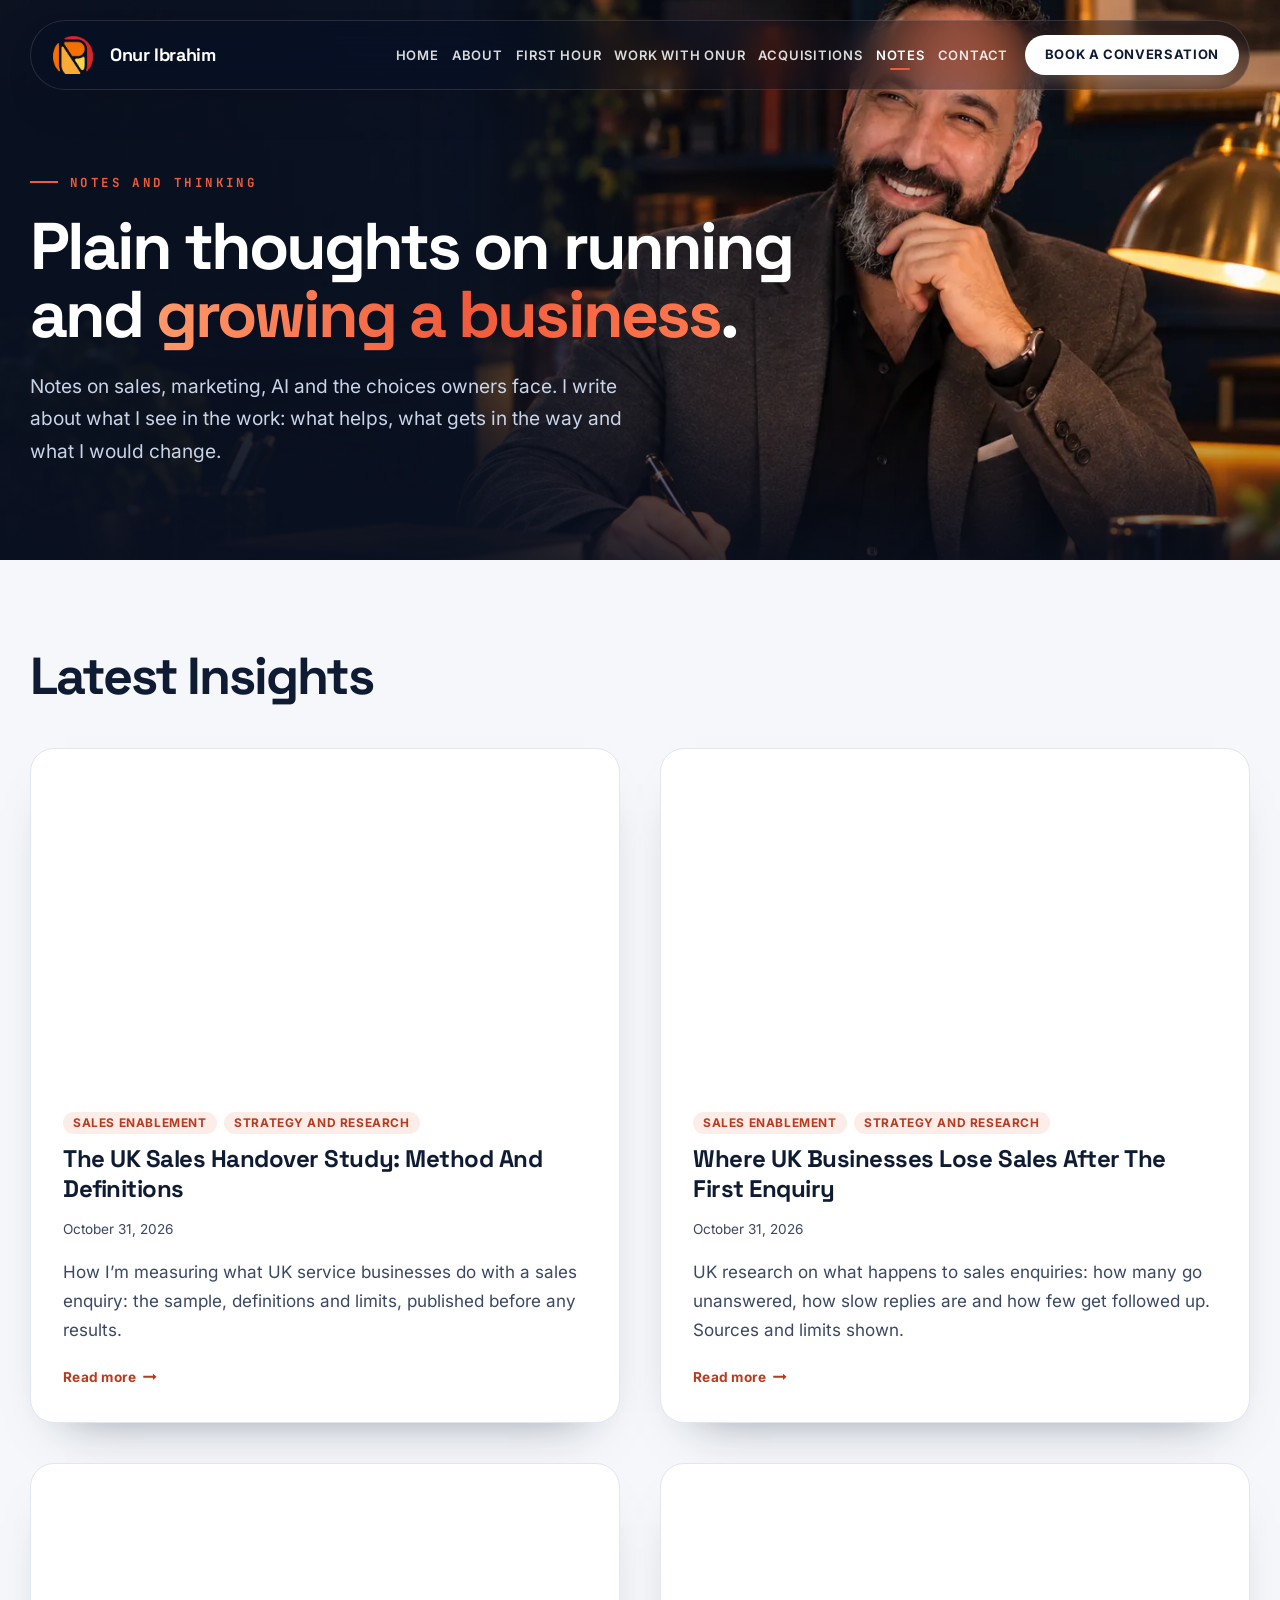
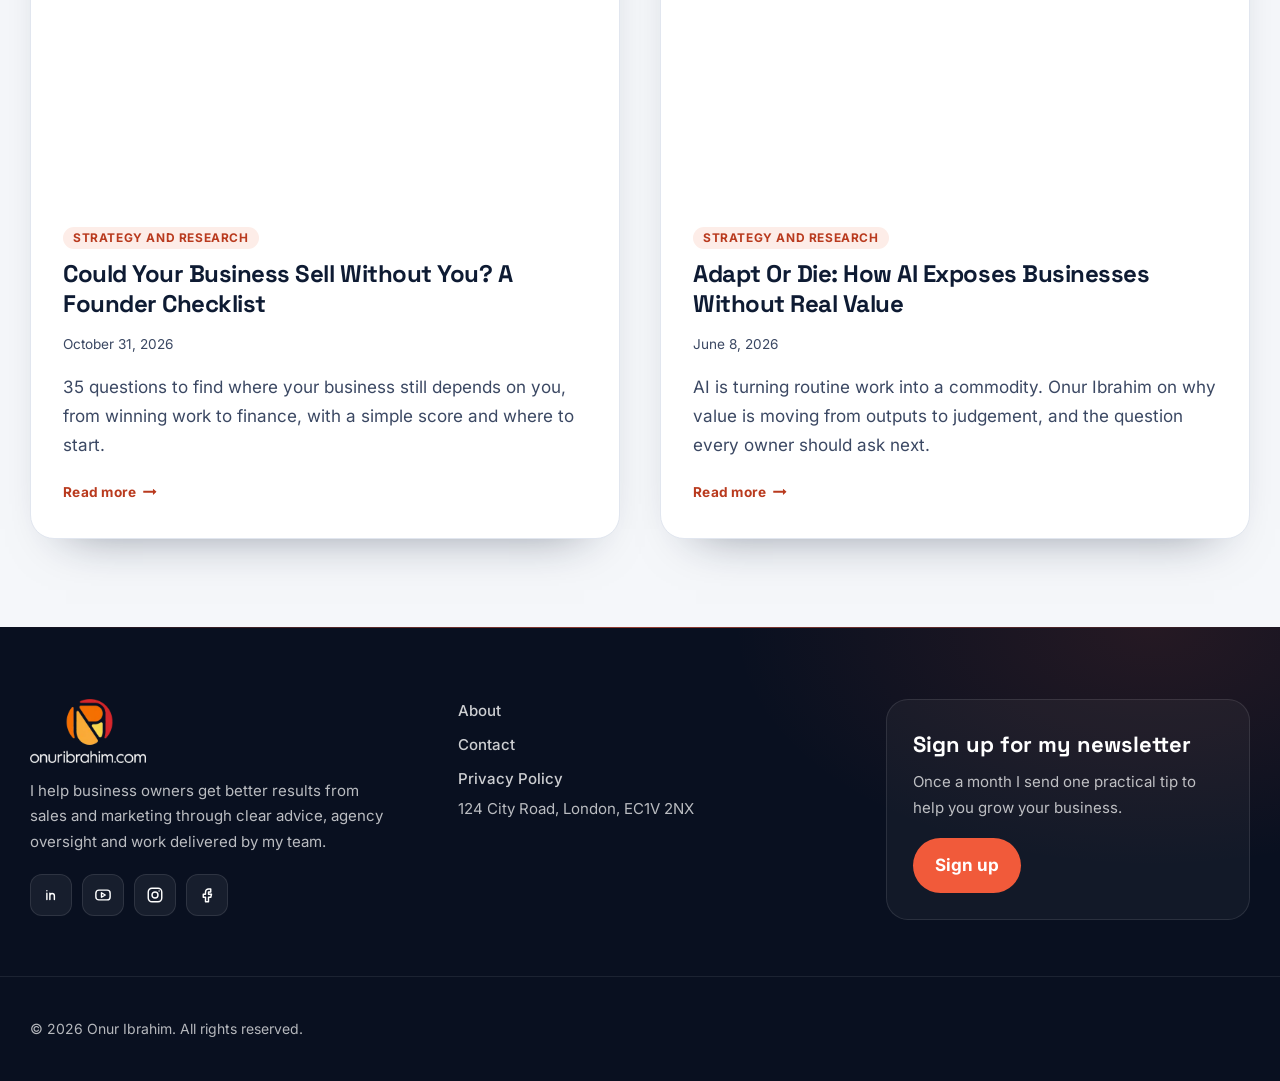
<file: notes/index.html>
<!doctype html><html lang="en-US" prefix="og: https://ogp.me/ns#" class="no-js" itemtype="https://schema.org/WebPage" itemscope><head><meta charset="UTF-8"><meta name="viewport" content="width=device-width, initial-scale=1, minimum-scale=1"><link rel="preload" href="https://HamzaJaved2704.github.io/onur-ibrahim-preview/wp-content/plugins/site-design/fonts/spacegrotesk-latin.woff2" as="font" type="font/woff2" crossorigin><link rel="preload" href="https://HamzaJaved2704.github.io/onur-ibrahim-preview/wp-content/plugins/site-design/fonts/inter-latin.woff2" as="font" type="font/woff2" crossorigin><title>Notes on Sales, Marketing and AI | Onur Ibrahim</title><meta name="description" content="Practical notes from Onur Ibrahim on sales, marketing, AI and the choices business owners face. Find ideas, examples and useful next steps."/><meta name="robots" content="noindex, nofollow"/><meta property="og:locale" content="en_US" /><meta property="og:type" content="article" /><meta property="og:title" content="Notes on Sales, Marketing and AI | Onur Ibrahim" /><meta property="og:description" content="Practical notes from Onur Ibrahim on sales, marketing, AI and the choices business owners face. Find ideas, examples and useful next steps." /><meta property="og:url" content="https://HamzaJaved2704.github.io/onur-ibrahim-preview/notes/" /><meta property="og:site_name" content="Onur Ibrahim" /><meta property="og:updated_time" content="2026-11-01T18:53:01+00:00" /><meta property="og:image" content="https://HamzaJaved2704.github.io/onur-ibrahim-preview/wp-content/uploads/2026/11/onur-ibrahim-notes-writing-s.webp" /><meta property="og:image:width" content="1000" /><meta property="og:image:height" content="750" /><meta property="og:image:alt" content="Onur Ibrahim writing at his desk in the evening" /><meta property="og:image:type" content="image/webp" /><meta property="article:published_time" content="2026-11-01T17:42:07+00:00" /><meta property="article:modified_time" content="2026-11-01T18:53:01+00:00" /><meta name="twitter:card" content="summary_large_image" /><meta name="twitter:title" content="Notes on Sales, Marketing and AI | Onur Ibrahim" /><meta name="twitter:description" content="Practical notes from Onur Ibrahim on sales, marketing, AI and the choices business owners face. Find ideas, examples and useful next steps." /><meta name="twitter:image" content="https://HamzaJaved2704.github.io/onur-ibrahim-preview/wp-content/uploads/2026/11/onur-ibrahim-notes-writing-s.webp" /><meta name="twitter:label1" content="Time to read" /><meta name="twitter:data1" content="Less than a minute" /> <script type="application/ld+json" class="rank-math-schema">{"@context":"https://schema.org","@graph":[{"@type":["Person","Organization"],"@id":"https://HamzaJaved2704.github.io/onur-ibrahim-preview/#person","name":"Onur Ibrahim","logo":{"@type":"ImageObject","@id":"https://HamzaJaved2704.github.io/onur-ibrahim-preview/#logo","url":"https://HamzaJaved2704.github.io/onur-ibrahim-preview/wp-content/uploads/2026/11/onur-ibrahim-logo-mark-v2.webp","contentUrl":"https://HamzaJaved2704.github.io/onur-ibrahim-preview/wp-content/uploads/2026/11/onur-ibrahim-logo-mark-v2.webp","caption":"Onur Ibrahim","inLanguage":"en-US"},"image":{"@type":"ImageObject","@id":"https://HamzaJaved2704.github.io/onur-ibrahim-preview/#logo","url":"https://HamzaJaved2704.github.io/onur-ibrahim-preview/wp-content/uploads/2026/11/onur-ibrahim-logo-mark-v2.webp","contentUrl":"https://HamzaJaved2704.github.io/onur-ibrahim-preview/wp-content/uploads/2026/11/onur-ibrahim-logo-mark-v2.webp","caption":"Onur Ibrahim","inLanguage":"en-US"}},{"@type":"WebSite","@id":"https://HamzaJaved2704.github.io/onur-ibrahim-preview/#website","url":"https://HamzaJaved2704.github.io/onur-ibrahim-preview","name":"Onur Ibrahim","publisher":{"@id":"https://HamzaJaved2704.github.io/onur-ibrahim-preview/#person"},"inLanguage":"en-US"},{"@type":"ImageObject","@id":"https://HamzaJaved2704.github.io/onur-ibrahim-preview/wp-content/uploads/2026/11/onur-ibrahim-notes-writing-s.webp","url":"https://HamzaJaved2704.github.io/onur-ibrahim-preview/wp-content/uploads/2026/11/onur-ibrahim-notes-writing-s.webp","width":"200","height":"200","inLanguage":"en-US"},{"@type":"WebPage","@id":"https://HamzaJaved2704.github.io/onur-ibrahim-preview/notes/#webpage","url":"https://HamzaJaved2704.github.io/onur-ibrahim-preview/notes/","name":"Notes on Sales, Marketing and AI | Onur Ibrahim","datePublished":"2026-11-01T17:42:07+00:00","dateModified":"2026-11-01T18:53:01+00:00","isPartOf":{"@id":"https://HamzaJaved2704.github.io/onur-ibrahim-preview/#website"},"primaryImageOfPage":{"@id":"https://HamzaJaved2704.github.io/onur-ibrahim-preview/wp-content/uploads/2026/11/onur-ibrahim-notes-writing-s.webp"},"inLanguage":"en-US"},{"@type":"Person","@id":"https://HamzaJaved2704.github.io/onur-ibrahim-preview/notes/#author","name":"Onur Ibrahim","image":{"@type":"ImageObject","@id":"https://HamzaJaved2704.github.io/onur-ibrahim-preview/wp-content/plugins/site-design/assets/brand/onur-avatar.webp","url":"https://HamzaJaved2704.github.io/onur-ibrahim-preview/wp-content/plugins/site-design/assets/brand/onur-avatar.webp","caption":"Onur Ibrahim","inLanguage":"en-US"},"sameAs":["https://HamzaJaved2704.github.io/onur-ibrahim-preview"]},{"@type":"Article","headline":"Notes on Sales, Marketing and AI | Onur Ibrahim","keywords":"notes on sales","datePublished":"2026-11-01T17:42:07+00:00","dateModified":"2026-11-01T18:53:01+00:00","author":{"@id":"https://HamzaJaved2704.github.io/onur-ibrahim-preview/notes/#author","name":"Onur Ibrahim"},"publisher":{"@id":"https://HamzaJaved2704.github.io/onur-ibrahim-preview/#person"},"description":"Practical notes from Onur Ibrahim on sales, marketing, AI and the choices business owners face. Find ideas, examples and useful next steps.","name":"Notes on Sales, Marketing and AI | Onur Ibrahim","@id":"https://HamzaJaved2704.github.io/onur-ibrahim-preview/notes/#richSnippet","isPartOf":{"@id":"https://HamzaJaved2704.github.io/onur-ibrahim-preview/notes/#webpage"},"image":{"@id":"https://HamzaJaved2704.github.io/onur-ibrahim-preview/wp-content/uploads/2026/11/onur-ibrahim-notes-writing-s.webp"},"inLanguage":"en-US","mainEntityOfPage":{"@id":"https://HamzaJaved2704.github.io/onur-ibrahim-preview/notes/#webpage"}}]}</script> <link rel="alternate" type="application/rss+xml" title="Onur Ibrahim &raquo; Feed" href="https://HamzaJaved2704.github.io/onur-ibrahim-preview/feed/" /><link rel="alternate" type="application/rss+xml" title="Onur Ibrahim &raquo; Comments Feed" href="https://HamzaJaved2704.github.io/onur-ibrahim-preview/comments/feed/" /><link rel="preload" as="image" href="https://HamzaJaved2704.github.io/onur-ibrahim-preview/wp-content/uploads/2026/11/onur-ibrahim-notes-writing.webp" media="(min-width: 1025px)" fetchpriority="high"> <script data-optimized="1" src="[data-uri]" defer></script> <link rel="alternate" title="oEmbed (JSON)" type="application/json+oembed" href="https://HamzaJaved2704.github.io/onur-ibrahim-preview/wp-json/oembed/1.0/embed?url=http%3A%2F%2Flocalhost%3A8089%2Fnotes%2F" /><link rel="alternate" title="oEmbed (XML)" type="text/xml+oembed" href="https://HamzaJaved2704.github.io/onur-ibrahim-preview/wp-json/oembed/1.0/embed?url=http%3A%2F%2Flocalhost%3A8089%2Fnotes%2F&#038;format=xml" /><link data-optimized="2" rel="stylesheet" href="https://HamzaJaved2704.github.io/onur-ibrahim-preview/wp-content/litespeed/css/8e321dcdb70014525da7fdecc0e99a20.css?ver=62c43" /><link rel="https://api.w.org/" href="https://HamzaJaved2704.github.io/onur-ibrahim-preview/wp-json/" /><link rel="alternate" title="JSON" type="application/json" href="https://HamzaJaved2704.github.io/onur-ibrahim-preview/wp-json/wp/v2/pages/12" /><link rel="icon" href="https://HamzaJaved2704.github.io/onur-ibrahim-preview/wp-content/uploads/2026/11/onur-ibrahim-site-icon-v2-150x150.png" sizes="32x32" /><link rel="icon" href="https://HamzaJaved2704.github.io/onur-ibrahim-preview/wp-content/uploads/2026/11/onur-ibrahim-site-icon-v2-300x300.png" sizes="192x192" /><link rel="apple-touch-icon" href="https://HamzaJaved2704.github.io/onur-ibrahim-preview/wp-content/uploads/2026/11/onur-ibrahim-site-icon-v2-300x300.png" /><meta name="msapplication-TileImage" content="https://HamzaJaved2704.github.io/onur-ibrahim-preview/wp-content/uploads/2026/11/onur-ibrahim-site-icon-v2-300x300.png" /></head><body class="wp-singular page-template-default page page-id-12 wp-custom-logo wp-embed-responsive wp-theme-kadence footer-on-bottom hide-focus-outline link-style-no-underline content-title-style-hide content-width-fullwidth content-style-unboxed content-vertical-padding-hide transparent-header mobile-transparent-header"><div id="wrapper" class="site wp-site-blocks">
<a class="skip-link screen-reader-text scroll-ignore" href="#main">Skip to content</a><header id="masthead" class="site-header" role="banner" itemtype="https://schema.org/WPHeader" itemscope><div id="main-header" class="site-header-wrap"><div class="site-header-inner-wrap"><div class="site-header-upper-wrap"><div class="site-header-upper-inner-wrap"><div class="site-main-header-wrap site-header-row-container site-header-focus-item site-header-row-layout-standard kadence-sticky-header" data-section="kadence_customizer_header_main" data-shrink="true" data-shrink-height="62" data-reveal-scroll-up="false"><div class="site-header-row-container-inner"><div class="site-container"><div class="site-main-header-inner-wrap site-header-row site-header-row-has-sides site-header-row-no-center"><div class="site-header-main-section-left site-header-section site-header-section-left"><div class="site-header-item site-header-focus-item" data-section="title_tagline"><div class="site-branding branding-layout-standard"><a class="brand has-logo-image" href="https://HamzaJaved2704.github.io/onur-ibrahim-preview/" rel="home"><img width="103" height="96" src="https://HamzaJaved2704.github.io/onur-ibrahim-preview/wp-content/uploads/2026/11/onur-ibrahim-logo-mark-v2.webp" class="custom-logo" alt="" decoding="async" /><div class="site-title-wrap"><p class="site-title">Onur Ibrahim</p></div></a></div></div></div><div class="site-header-main-section-right site-header-section site-header-section-right"><div class="site-header-item site-header-focus-item site-header-item-main-navigation header-navigation-layout-stretch-false header-navigation-layout-fill-stretch-false" data-section="kadence_customizer_primary_navigation"><nav id="site-navigation" class="main-navigation header-navigation hover-to-open nav--toggle-sub header-navigation-style-standard header-navigation-dropdown-animation-none" role="navigation" aria-label="Primary"><div class="primary-menu-container header-menu-container"><ul id="primary-menu" class="menu"><li id="menu-item-17" class="menu-item menu-item-type-post_type menu-item-object-page menu-item-home menu-item-17"><a href="https://HamzaJaved2704.github.io/onur-ibrahim-preview/">Home</a></li><li id="menu-item-18" class="menu-item menu-item-type-post_type menu-item-object-page menu-item-18"><a href="https://HamzaJaved2704.github.io/onur-ibrahim-preview/about-onur-ibrahim/">About</a></li><li id="menu-item-19" class="menu-item menu-item-type-post_type menu-item-object-page menu-item-19"><a href="https://HamzaJaved2704.github.io/onur-ibrahim-preview/the-first-hour-with-onur-ibrahim/">First Hour</a></li><li id="menu-item-20" class="menu-item menu-item-type-post_type menu-item-object-page menu-item-20"><a href="https://HamzaJaved2704.github.io/onur-ibrahim-preview/work-with-onur-ibrahim/">Work With Onur</a></li><li id="menu-item-21" class="menu-item menu-item-type-post_type menu-item-object-page menu-item-21"><a href="https://HamzaJaved2704.github.io/onur-ibrahim-preview/acquisitions/">Acquisitions</a></li><li id="menu-item-22" class="menu-item menu-item-type-post_type menu-item-object-page current-menu-item page_item page-item-12 current_page_item menu-item-22"><a href="https://HamzaJaved2704.github.io/onur-ibrahim-preview/notes/" aria-current="page">Notes</a></li><li id="menu-item-23" class="menu-item menu-item-type-post_type menu-item-object-page menu-item-23"><a href="https://HamzaJaved2704.github.io/onur-ibrahim-preview/contact-onur-ibrahim/">Contact</a></li></ul></div></nav></div><div class="site-header-item site-header-focus-item" data-section="kadence_customizer_header_button"><div class="header-button-wrap"><div class="header-button-inner-wrap"><a href="https://api.pingbean.com/widget/bookings/the-first-hour" target="_blank" rel="noopener noreferrer" class="button header-button button-size-custom button-style-filled">Book a conversation</a></div></div></div></div></div></div></div></div></div></div></div></div><div id="mobile-header" class="site-mobile-header-wrap"><div class="site-header-inner-wrap"><div class="site-header-upper-wrap"><div class="site-header-upper-inner-wrap"><div class="site-main-header-wrap site-header-focus-item site-header-row-layout-standard site-header-row-tablet-layout-default site-header-row-mobile-layout-default "><div class="site-header-row-container-inner"><div class="site-container"><div class="site-main-header-inner-wrap site-header-row site-header-row-has-sides site-header-row-no-center"><div class="site-header-main-section-left site-header-section site-header-section-left"><div class="site-header-item site-header-focus-item" data-section="title_tagline"><div class="site-branding mobile-site-branding branding-layout-standard branding-tablet-layout-standard branding-mobile-layout-standard"><a class="brand has-logo-image" href="https://HamzaJaved2704.github.io/onur-ibrahim-preview/" rel="home"><img width="103" height="96" src="https://HamzaJaved2704.github.io/onur-ibrahim-preview/wp-content/uploads/2026/11/onur-ibrahim-logo-mark-v2.webp" class="custom-logo" alt="" decoding="async" /><div class="site-title-wrap"><div class="site-title">Onur Ibrahim</div></div></a></div></div></div><div class="site-header-main-section-right site-header-section site-header-section-right"><div class="site-header-item site-header-focus-item site-header-item-navgation-popup-toggle" data-section="kadence_customizer_mobile_trigger"><div class="mobile-toggle-open-container">
<button id="mobile-toggle" class="menu-toggle-open drawer-toggle menu-toggle-style-default" aria-label="Open menu" data-toggle-target="#mobile-drawer" data-toggle-body-class="showing-popup-drawer-from-right" aria-expanded="false" data-set-focus=".menu-toggle-close"
>
<span class="menu-toggle-icon"><span class="kadence-svg-iconset"><svg aria-hidden="true" class="kadence-svg-icon kadence-menu-svg" fill="currentColor" version="1.1" xmlns="http://www.w3.org/2000/svg" width="24" height="24" viewBox="0 0 24 24"><title>Toggle Menu</title><path d="M3 13h18c0.552 0 1-0.448 1-1s-0.448-1-1-1h-18c-0.552 0-1 0.448-1 1s0.448 1 1 1zM3 7h18c0.552 0 1-0.448 1-1s-0.448-1-1-1h-18c-0.552 0-1 0.448-1 1s0.448 1 1 1zM3 19h18c0.552 0 1-0.448 1-1s-0.448-1-1-1h-18c-0.552 0-1 0.448-1 1s0.448 1 1 1z"></path>
</svg></span></span>
</button></div></div></div></div></div></div></div></div></div></div></div></header><main id="inner-wrap" class="wrap kt-clear" role="main"><div id="primary" class="content-area"><div class="content-container site-container"><div id="main" class="site-main"><div class="content-wrap"><article id="post-12" class="entry content-bg single-entry post-12 page type-page status-publish hentry"><div class="entry-content-wrap"><div class="entry-content single-content"><div class="kb-row-layout-wrap kb-row-layout-id12_1f4fd6-ef alignnone kt-row-has-bg oi-hero oi-page-hero wp-block-kadence-rowlayout"><div class="kt-row-layout-overlay kt-row-overlay-gradient"></div><div class="kt-row-column-wrap kt-has-1-columns kt-row-layout-equal kt-tab-layout-inherit kt-mobile-layout-row kt-row-valign-middle kb-theme-content-width"><div class="wp-block-kadence-column kadence-column12_84d2f7-96"><div class="kt-inside-inner-col"><div class="kb-row-layout-wrap kb-row-layout-id12_923f58-09 alignnone wp-block-kadence-rowlayout"><div class="kt-row-column-wrap kt-has-2-columns kt-row-layout-left-golden kt-tab-layout-row kt-mobile-layout-row kt-row-valign-middle"><div class="wp-block-kadence-column kadence-column12_4c50c0-08"><div class="kt-inside-inner-col"><p class="kt-adv-heading12_680a9e-19 oi-kick wp-block-kadence-advancedheading" data-kb-block="kb-adv-heading12_680a9e-19">NOTES AND THINKING</p><h1 class="kt-adv-heading12_40f41c-6b oi-h1 wp-block-kadence-advancedheading" data-kb-block="kb-adv-heading12_40f41c-6b">Plain thoughts on running and <mark class="kt-highlight">growing a business</mark>.</h1><p class="oi-lead has-text-color wp-block-paragraph" style="color:#C9D4E8;margin-top:0px;margin-bottom:0px;font-size:19px">Notes on sales, marketing, AI and the choices owners face. I write about what I see in the work: what helps, what gets in the way and what I would change.</p></div></div><div class="wp-block-kadence-column kadence-column12_9f4cdd-fe"><div class="kt-inside-inner-col"></div></div></div></div><div class="kb-row-layout-wrap kb-row-layout-id12_6124cd-d5 alignnone kb-v-lg-hidden oi-stackpic wp-block-kadence-rowlayout"><div class="kt-row-column-wrap kt-has-1-columns kt-row-layout-equal kt-tab-layout-inherit kt-mobile-layout-row kt-row-valign-top"><div class="wp-block-kadence-column kadence-column12_c6280d-56"><div class="kt-inside-inner-col"><div class="wp-block-kadence-image kb-image12_d84884-d3 oi-photo"><figure class="aligncenter size-full is-resized"><img loading="lazy" decoding="async" src="https://HamzaJaved2704.github.io/onur-ibrahim-preview/wp-content/uploads/2026/11/onur-ibrahim-notes-writing-s.webp" alt="Onur Ibrahim writing at his desk in the evening" class="kb-img wp-image-102" width="1000" height="750" srcset="https://HamzaJaved2704.github.io/onur-ibrahim-preview/wp-content/uploads/2026/11/onur-ibrahim-notes-writing-s.webp 1000w, https://HamzaJaved2704.github.io/onur-ibrahim-preview/wp-content/uploads/2026/11/onur-ibrahim-notes-writing-s-300x225.webp 300w, https://HamzaJaved2704.github.io/onur-ibrahim-preview/wp-content/uploads/2026/11/onur-ibrahim-notes-writing-s-768x576.webp 768w" sizes="auto, (max-width: 1000px) 100vw, 1000px" /></figure></div></div></div></div></div></div></div></div></div><div class="kb-row-layout-wrap kb-row-layout-id12_b5da42-02 alignnone kt-row-has-bg oi-notes wp-block-kadence-rowlayout"><div class="kt-row-column-wrap kt-has-1-columns kt-row-layout-equal kt-tab-layout-inherit kt-mobile-layout-row kt-row-valign-top kb-theme-content-width"><div class="wp-block-kadence-column kadence-column12_695404-92"><div class="kt-inside-inner-col"><h2 class="kt-adv-heading12_97211f-d6 oi-h2 wp-block-kadence-advancedheading" data-kb-block="kb-adv-heading12_97211f-d6">Latest Insights</h2><ul class="wp-block-kadence-posts kb-posts kadence-posts-list kb-posts-id-12_posts-01 content-wrap grid-cols kb-posts-style-boxed grid-sm-col-2 grid-lg-col-2 item-image-style-above oi-posts"><li class="kb-post-list-item"><article class="entry content-bg loop-entry post-66 post type-post status-publish format-standard has-post-thumbnail hentry category-sales-enablement category-strategy-and-research">
<a aria-hidden="true" tabindex="-1" role="presentation" class="post-thumbnail kadence-thumbnail-ratio-9-16" href="https://HamzaJaved2704.github.io/onur-ibrahim-preview/post/uk-sales-handover-study/" aria-label="The UK Sales Handover Study: Method And Definitions"><div class="post-thumbnail-inner">
<img loading="lazy" decoding="async" width="1024" height="538" src="https://HamzaJaved2704.github.io/onur-ibrahim-preview/wp-content/uploads/2026/11/onur-ibrahim-post-uk-sales-handover-study-1024x538.webp" class="attachment-large size-large wp-post-image" alt="The UK Sales Handover Study: Method And Definitions" srcset="https://HamzaJaved2704.github.io/onur-ibrahim-preview/wp-content/uploads/2026/11/onur-ibrahim-post-uk-sales-handover-study-1024x538.webp 1024w, https://HamzaJaved2704.github.io/onur-ibrahim-preview/wp-content/uploads/2026/11/onur-ibrahim-post-uk-sales-handover-study-300x158.webp 300w, https://HamzaJaved2704.github.io/onur-ibrahim-preview/wp-content/uploads/2026/11/onur-ibrahim-post-uk-sales-handover-study-768x403.webp 768w, https://HamzaJaved2704.github.io/onur-ibrahim-preview/wp-content/uploads/2026/11/onur-ibrahim-post-uk-sales-handover-study.webp 1200w" sizes="auto, (max-width: 1024px) 100vw, 1024px" /></div>
</a><div class="entry-content-wrap"><header class="entry-header"><div class="entry-taxonomies">
<span class="category-links term-links category-style-pill">
<a href="https://HamzaJaved2704.github.io/onur-ibrahim-preview/post/category/sales-enablement/" class="category-link-sales-enablement" rel="tag">Sales Enablement</a> <a href="https://HamzaJaved2704.github.io/onur-ibrahim-preview/post/category/strategy-and-research/" class="category-link-strategy-and-research" rel="tag">Strategy and Research</a>		</span></div><h3 class="entry-title"><a href="https://HamzaJaved2704.github.io/onur-ibrahim-preview/post/uk-sales-handover-study/" rel="bookmark">The UK Sales Handover Study: Method And Definitions</a></h3><div class="entry-meta entry-meta-divider-dot">
<span class="posted-on">
<time class="entry-date published" datetime="2026-10-31T09:00:00+00:00">October 31, 2026</time><time class="updated" datetime="2026-11-01T18:08:44+00:00">November 1, 2026</time>			</span></div></header><div class="entry-summary"><p>How I&#8217;m measuring what UK service businesses do with a sales enquiry: the sample, definitions and limits, published before any results.</p></div><footer class="entry-footer"><div class="entry-actions"><p class="more-link-wrap">
<a href="https://HamzaJaved2704.github.io/onur-ibrahim-preview/post/uk-sales-handover-study/" class="post-more-link">
Read more<span class="screen-reader-text"> The UK Sales Handover Study: Method And Definitions</span><span class="kadence-svg-iconset svg-baseline"><svg aria-hidden="true" class="kadence-svg-icon kadence-arrow-right-alt-svg" fill="currentColor" version="1.1" xmlns="http://www.w3.org/2000/svg" width="27" height="28" viewBox="0 0 27 28"><title>Continue</title><path d="M27 13.953c0 0.141-0.063 0.281-0.156 0.375l-6 5.531c-0.156 0.141-0.359 0.172-0.547 0.094-0.172-0.078-0.297-0.25-0.297-0.453v-3.5h-19.5c-0.281 0-0.5-0.219-0.5-0.5v-3c0-0.281 0.219-0.5 0.5-0.5h19.5v-3.5c0-0.203 0.109-0.375 0.297-0.453s0.391-0.047 0.547 0.078l6 5.469c0.094 0.094 0.156 0.219 0.156 0.359v0z"></path>
</svg></span>				</a></p></div></footer></div></article></li><li class="kb-post-list-item"><article class="entry content-bg loop-entry post-65 post type-post status-publish format-standard has-post-thumbnail hentry category-sales-enablement category-strategy-and-research">
<a aria-hidden="true" tabindex="-1" role="presentation" class="post-thumbnail kadence-thumbnail-ratio-9-16" href="https://HamzaJaved2704.github.io/onur-ibrahim-preview/post/uk-sales-enquiry-follow-up-research/" aria-label="Where UK Businesses Lose Sales After The First Enquiry"><div class="post-thumbnail-inner">
<img loading="lazy" decoding="async" width="1024" height="538" src="https://HamzaJaved2704.github.io/onur-ibrahim-preview/wp-content/uploads/2026/11/onur-ibrahim-post-uk-sales-enquiry-follow-up-research-1024x538.webp" class="attachment-large size-large wp-post-image" alt="Where UK Businesses Lose Sales After The First Enquiry" srcset="https://HamzaJaved2704.github.io/onur-ibrahim-preview/wp-content/uploads/2026/11/onur-ibrahim-post-uk-sales-enquiry-follow-up-research-1024x538.webp 1024w, https://HamzaJaved2704.github.io/onur-ibrahim-preview/wp-content/uploads/2026/11/onur-ibrahim-post-uk-sales-enquiry-follow-up-research-300x158.webp 300w, https://HamzaJaved2704.github.io/onur-ibrahim-preview/wp-content/uploads/2026/11/onur-ibrahim-post-uk-sales-enquiry-follow-up-research-768x403.webp 768w, https://HamzaJaved2704.github.io/onur-ibrahim-preview/wp-content/uploads/2026/11/onur-ibrahim-post-uk-sales-enquiry-follow-up-research.webp 1200w" sizes="auto, (max-width: 1024px) 100vw, 1024px" /></div>
</a><div class="entry-content-wrap"><header class="entry-header"><div class="entry-taxonomies">
<span class="category-links term-links category-style-pill">
<a href="https://HamzaJaved2704.github.io/onur-ibrahim-preview/post/category/sales-enablement/" class="category-link-sales-enablement" rel="tag">Sales Enablement</a> <a href="https://HamzaJaved2704.github.io/onur-ibrahim-preview/post/category/strategy-and-research/" class="category-link-strategy-and-research" rel="tag">Strategy and Research</a>		</span></div><h3 class="entry-title"><a href="https://HamzaJaved2704.github.io/onur-ibrahim-preview/post/uk-sales-enquiry-follow-up-research/" rel="bookmark">Where UK Businesses Lose Sales After The First Enquiry</a></h3><div class="entry-meta entry-meta-divider-dot">
<span class="posted-on">
<time class="entry-date published" datetime="2026-10-31T09:00:00+00:00">October 31, 2026</time><time class="updated" datetime="2026-11-01T18:08:44+00:00">November 1, 2026</time>			</span></div></header><div class="entry-summary"><p>UK research on what happens to sales enquiries: how many go unanswered, how slow replies are and how few get followed up. Sources and limits shown.</p></div><footer class="entry-footer"><div class="entry-actions"><p class="more-link-wrap">
<a href="https://HamzaJaved2704.github.io/onur-ibrahim-preview/post/uk-sales-enquiry-follow-up-research/" class="post-more-link">
Read more<span class="screen-reader-text"> Where UK Businesses Lose Sales After The First Enquiry</span><span class="kadence-svg-iconset svg-baseline"><svg aria-hidden="true" class="kadence-svg-icon kadence-arrow-right-alt-svg" fill="currentColor" version="1.1" xmlns="http://www.w3.org/2000/svg" width="27" height="28" viewBox="0 0 27 28"><title>Continue</title><path d="M27 13.953c0 0.141-0.063 0.281-0.156 0.375l-6 5.531c-0.156 0.141-0.359 0.172-0.547 0.094-0.172-0.078-0.297-0.25-0.297-0.453v-3.5h-19.5c-0.281 0-0.5-0.219-0.5-0.5v-3c0-0.281 0.219-0.5 0.5-0.5h19.5v-3.5c0-0.203 0.109-0.375 0.297-0.453s0.391-0.047 0.547 0.078l6 5.469c0.094 0.094 0.156 0.219 0.156 0.359v0z"></path>
</svg></span>				</a></p></div></footer></div></article></li><li class="kb-post-list-item"><article class="entry content-bg loop-entry post-64 post type-post status-publish format-standard has-post-thumbnail hentry category-strategy-and-research">
<a aria-hidden="true" tabindex="-1" role="presentation" class="post-thumbnail kadence-thumbnail-ratio-9-16" href="https://HamzaJaved2704.github.io/onur-ibrahim-preview/post/founder-dependency-checklist/" aria-label="Could Your Business Sell Without You? A Founder Checklist"><div class="post-thumbnail-inner">
<img loading="lazy" decoding="async" width="1024" height="538" src="https://HamzaJaved2704.github.io/onur-ibrahim-preview/wp-content/uploads/2026/11/onur-ibrahim-post-founder-dependency-checklist-1024x538.webp" class="attachment-large size-large wp-post-image" alt="Could Your Business Sell Without You? A Founder Checklist" srcset="https://HamzaJaved2704.github.io/onur-ibrahim-preview/wp-content/uploads/2026/11/onur-ibrahim-post-founder-dependency-checklist-1024x538.webp 1024w, https://HamzaJaved2704.github.io/onur-ibrahim-preview/wp-content/uploads/2026/11/onur-ibrahim-post-founder-dependency-checklist-300x158.webp 300w, https://HamzaJaved2704.github.io/onur-ibrahim-preview/wp-content/uploads/2026/11/onur-ibrahim-post-founder-dependency-checklist-768x403.webp 768w, https://HamzaJaved2704.github.io/onur-ibrahim-preview/wp-content/uploads/2026/11/onur-ibrahim-post-founder-dependency-checklist.webp 1200w" sizes="auto, (max-width: 1024px) 100vw, 1024px" /></div>
</a><div class="entry-content-wrap"><header class="entry-header"><div class="entry-taxonomies">
<span class="category-links term-links category-style-pill">
<a href="https://HamzaJaved2704.github.io/onur-ibrahim-preview/post/category/strategy-and-research/" class="category-link-strategy-and-research" rel="tag">Strategy and Research</a>		</span></div><h3 class="entry-title"><a href="https://HamzaJaved2704.github.io/onur-ibrahim-preview/post/founder-dependency-checklist/" rel="bookmark">Could Your Business Sell Without You? A Founder Checklist</a></h3><div class="entry-meta entry-meta-divider-dot">
<span class="posted-on">
<time class="entry-date published" datetime="2026-10-31T09:00:00+00:00">October 31, 2026</time><time class="updated" datetime="2026-11-01T18:08:44+00:00">November 1, 2026</time>			</span></div></header><div class="entry-summary"><p>35 questions to find where your business still depends on you, from winning work to finance, with a simple score and where to start.</p></div><footer class="entry-footer"><div class="entry-actions"><p class="more-link-wrap">
<a href="https://HamzaJaved2704.github.io/onur-ibrahim-preview/post/founder-dependency-checklist/" class="post-more-link">
Read more<span class="screen-reader-text"> Could Your Business Sell Without You? A Founder Checklist</span><span class="kadence-svg-iconset svg-baseline"><svg aria-hidden="true" class="kadence-svg-icon kadence-arrow-right-alt-svg" fill="currentColor" version="1.1" xmlns="http://www.w3.org/2000/svg" width="27" height="28" viewBox="0 0 27 28"><title>Continue</title><path d="M27 13.953c0 0.141-0.063 0.281-0.156 0.375l-6 5.531c-0.156 0.141-0.359 0.172-0.547 0.094-0.172-0.078-0.297-0.25-0.297-0.453v-3.5h-19.5c-0.281 0-0.5-0.219-0.5-0.5v-3c0-0.281 0.219-0.5 0.5-0.5h19.5v-3.5c0-0.203 0.109-0.375 0.297-0.453s0.391-0.047 0.547 0.078l6 5.469c0.094 0.094 0.156 0.219 0.156 0.359v0z"></path>
</svg></span>				</a></p></div></footer></div></article></li><li class="kb-post-list-item"><article class="entry content-bg loop-entry post-63 post type-post status-publish format-standard has-post-thumbnail hentry category-strategy-and-research">
<a aria-hidden="true" tabindex="-1" role="presentation" class="post-thumbnail kadence-thumbnail-ratio-9-16" href="https://HamzaJaved2704.github.io/onur-ibrahim-preview/post/adapt-or-die-why-ai-is-exposing-businesses-that-never-created-real-value/" aria-label="Adapt Or Die: How AI Exposes Businesses Without Real Value"><div class="post-thumbnail-inner">
<img loading="lazy" decoding="async" width="1024" height="538" src="https://HamzaJaved2704.github.io/onur-ibrahim-preview/wp-content/uploads/2026/11/onur-ibrahim-post-adapt-or-die-why-ai-is-exposing-businesses-that-never-create-1024x538.webp" class="attachment-large size-large wp-post-image" alt="Adapt Or Die: How AI Exposes Businesses Without Real Value" srcset="https://HamzaJaved2704.github.io/onur-ibrahim-preview/wp-content/uploads/2026/11/onur-ibrahim-post-adapt-or-die-why-ai-is-exposing-businesses-that-never-create-1024x538.webp 1024w, https://HamzaJaved2704.github.io/onur-ibrahim-preview/wp-content/uploads/2026/11/onur-ibrahim-post-adapt-or-die-why-ai-is-exposing-businesses-that-never-create-300x158.webp 300w, https://HamzaJaved2704.github.io/onur-ibrahim-preview/wp-content/uploads/2026/11/onur-ibrahim-post-adapt-or-die-why-ai-is-exposing-businesses-that-never-create-768x403.webp 768w, https://HamzaJaved2704.github.io/onur-ibrahim-preview/wp-content/uploads/2026/11/onur-ibrahim-post-adapt-or-die-why-ai-is-exposing-businesses-that-never-create.webp 1200w" sizes="auto, (max-width: 1024px) 100vw, 1024px" /></div>
</a><div class="entry-content-wrap"><header class="entry-header"><div class="entry-taxonomies">
<span class="category-links term-links category-style-pill">
<a href="https://HamzaJaved2704.github.io/onur-ibrahim-preview/post/category/strategy-and-research/" class="category-link-strategy-and-research" rel="tag">Strategy and Research</a>		</span></div><h3 class="entry-title"><a href="https://HamzaJaved2704.github.io/onur-ibrahim-preview/post/adapt-or-die-why-ai-is-exposing-businesses-that-never-created-real-value/" rel="bookmark">Adapt Or Die: How AI Exposes Businesses Without Real Value</a></h3><div class="entry-meta entry-meta-divider-dot">
<span class="posted-on">
<time class="entry-date published" datetime="2026-06-08T09:00:00+00:00">June 8, 2026</time><time class="updated" datetime="2026-11-01T18:08:43+00:00">November 1, 2026</time>			</span></div></header><div class="entry-summary"><p>AI is turning routine work into a commodity. Onur Ibrahim on why value is moving from outputs to judgement, and the question every owner should ask next.</p></div><footer class="entry-footer"><div class="entry-actions"><p class="more-link-wrap">
<a href="https://HamzaJaved2704.github.io/onur-ibrahim-preview/post/adapt-or-die-why-ai-is-exposing-businesses-that-never-created-real-value/" class="post-more-link">
Read more<span class="screen-reader-text"> Adapt Or Die: How AI Exposes Businesses Without Real Value</span><span class="kadence-svg-iconset svg-baseline"><svg aria-hidden="true" class="kadence-svg-icon kadence-arrow-right-alt-svg" fill="currentColor" version="1.1" xmlns="http://www.w3.org/2000/svg" width="27" height="28" viewBox="0 0 27 28"><title>Continue</title><path d="M27 13.953c0 0.141-0.063 0.281-0.156 0.375l-6 5.531c-0.156 0.141-0.359 0.172-0.547 0.094-0.172-0.078-0.297-0.25-0.297-0.453v-3.5h-19.5c-0.281 0-0.5-0.219-0.5-0.5v-3c0-0.281 0.219-0.5 0.5-0.5h19.5v-3.5c0-0.203 0.109-0.375 0.297-0.453s0.391-0.047 0.547 0.078l6 5.469c0.094 0.094 0.156 0.219 0.156 0.359v0z"></path>
</svg></span>				</a></p></div></footer></div></article></li></ul></div></div></div></div></div></div></article></div></div></div></div></main><footer id="colophon" class="site-footer" role="contentinfo"><div class="site-footer-wrap"><div class="site-middle-footer-wrap site-footer-row-container site-footer-focus-item site-footer-row-layout-standard site-footer-row-tablet-layout-default site-footer-row-mobile-layout-default" data-section="kadence_customizer_footer_middle"><div class="site-footer-row-container-inner"><div class="site-container"><div class="site-middle-footer-inner-wrap site-footer-row site-footer-row-columns-3 site-footer-row-column-layout-left-golden site-footer-row-tablet-column-layout-row site-footer-row-mobile-column-layout-row ft-ro-dir-column ft-ro-collapse-normal ft-ro-t-dir-column ft-ro-m-dir-column ft-ro-lstyle-plain"><div class="site-footer-middle-section-1 site-footer-section footer-section-inner-items-1"><div class="footer-widget-area widget-area site-footer-focus-item footer-widget1 content-align-default content-tablet-align-default content-mobile-align-default content-valign-default content-tablet-valign-default content-mobile-valign-default" data-section="sidebar-widgets-footer1"><div class="footer-widget-area-inner site-info-inner"><section id="block-1000" class="widget widget_block widget_custom_html"><div class="oi-foot"><a class="oi-foot-brand" href="/onur-ibrahim-preview/"><img decoding="async" src="https://HamzaJaved2704.github.io/onur-ibrahim-preview/wp-content/plugins/site-design/assets/brand/logo-white.webp" width="116" height="64" alt="Onur Ibrahim" loading="lazy"></a><p>I help business owners get better results from sales and marketing through clear advice, agency oversight and work delivered by my team.</p><div class="oi-soc"><a href="https://www.linkedin.com/in/onuribrahim/" target="_blank" rel="noopener" aria-label="LinkedIn"><svg viewBox="0 0 24 24" fill="none" stroke="currentColor" stroke-width="1.9" stroke-linecap="round" stroke-linejoin="round" aria-hidden="true"><path d="M6.5 9.5V18M6.5 6.2v.1M10.5 18v-5a3 3 0 0 1 6 0v5M10.5 9.5V18"/></svg></a><a href="https://www.youtube.com/@Onur-Ibrahim" target="_blank" rel="noopener" aria-label="YouTube"><svg viewBox="0 0 24 24" fill="none" stroke="currentColor" stroke-width="1.9" stroke-linecap="round" stroke-linejoin="round" aria-hidden="true"><rect x="2.5" y="5.5" width="19" height="13" rx="4"/><path d="m10 9 5 3-5 3z"/></svg></a><a href="https://www.instagram.com/onuribrahim_official" target="_blank" rel="noopener" aria-label="Instagram"><svg viewBox="0 0 24 24" fill="none" stroke="currentColor" stroke-width="1.9" stroke-linecap="round" stroke-linejoin="round" aria-hidden="true"><rect x="3" y="3" width="18" height="18" rx="5"/><circle cx="12" cy="12" r="4"/><path d="M17.5 6.5v.1"/></svg></a><a href="https://www.facebook.com/Marketing.Life/" target="_blank" rel="noopener" aria-label="Facebook"><svg viewBox="0 0 24 24" fill="none" stroke="currentColor" stroke-width="1.9" stroke-linecap="round" stroke-linejoin="round" aria-hidden="true"><path d="M14 8h3V4h-3a4 4 0 0 0-4 4v3H7v4h3v6h4v-6h3l1-4h-4V8z"/></svg></a></div></div></section></div></div></div><div class="site-footer-middle-section-2 site-footer-section footer-section-inner-items-2"><div class="footer-widget-area widget-area site-footer-focus-item footer-navigation-wrap content-align-default content-tablet-align-default content-mobile-align-default content-valign-default content-tablet-valign-default content-mobile-valign-default footer-navigation-layout-stretch-false" data-section="kadence_customizer_footer_navigation"><div class="footer-widget-area-inner footer-navigation-inner"><nav id="footer-navigation" class="footer-navigation" role="navigation" aria-label="Footer"><div class="footer-menu-container"><ul id="footer-menu" class="menu"><li id="menu-item-24" class="menu-item menu-item-type-post_type menu-item-object-page menu-item-24"><a href="https://HamzaJaved2704.github.io/onur-ibrahim-preview/about-onur-ibrahim/">About</a></li><li id="menu-item-25" class="menu-item menu-item-type-post_type menu-item-object-page menu-item-25"><a href="https://HamzaJaved2704.github.io/onur-ibrahim-preview/contact-onur-ibrahim/">Contact</a></li><li id="menu-item-26" class="menu-item menu-item-type-post_type menu-item-object-page menu-item-privacy-policy menu-item-26"><a rel="privacy-policy" href="https://HamzaJaved2704.github.io/onur-ibrahim-preview/privacy/">Privacy Policy</a></li></ul></div></nav></div></div><div class="footer-widget-area widget-area site-footer-focus-item footer-widget2 content-align-default content-tablet-align-default content-mobile-align-default content-valign-default content-tablet-valign-default content-mobile-valign-default" data-section="sidebar-widgets-footer2"><div class="footer-widget-area-inner site-info-inner"><section id="block-1001" class="widget widget_block widget_custom_html"><div class="oi-foot"><address class="oi-addr">124 City Road, London, EC1V 2NX</address></div></section></div></div></div><div class="site-footer-middle-section-3 site-footer-section footer-section-inner-items-1"><div class="footer-widget-area widget-area site-footer-focus-item footer-widget3 content-align-default content-tablet-align-default content-mobile-align-default content-valign-default content-tablet-valign-default content-mobile-valign-default" data-section="sidebar-widgets-footer3"><div class="footer-widget-area-inner site-info-inner"><section id="block-1002" class="widget widget_block widget_custom_html"><div class="oi-news"><p class="oi-news-h">Sign up for my newsletter</p><p>Once a month I send one practical tip to help you grow your business.</p><a class="oi-news-btn" href="/onur-ibrahim-preview/contact-onur-ibrahim/">Sign up</a></div></section></div></div></div></div></div></div></div><div class="site-bottom-footer-wrap site-footer-row-container site-footer-focus-item site-footer-row-layout-standard site-footer-row-tablet-layout-default site-footer-row-mobile-layout-default" data-section="kadence_customizer_footer_bottom"><div class="site-footer-row-container-inner"><div class="site-container"><div class="site-bottom-footer-inner-wrap site-footer-row site-footer-row-columns-1 site-footer-row-column-layout-row site-footer-row-tablet-column-layout-default site-footer-row-mobile-column-layout-row ft-ro-dir-row ft-ro-collapse-normal ft-ro-t-dir-default ft-ro-m-dir-default ft-ro-lstyle-plain"><div class="site-footer-bottom-section-1 site-footer-section footer-section-inner-items-1"><div class="footer-widget-area site-info site-footer-focus-item content-align-left content-tablet-align-left content-mobile-align-left content-valign-default content-tablet-valign-default content-mobile-valign-default" data-section="kadence_customizer_footer_html"><div class="footer-widget-area-inner site-info-inner"><div class="footer-html inner-link-style-normal"><div class="footer-html-inner"><p>© 2026 Onur Ibrahim. All rights reserved.</p></div></div></div></div></div></div></div></div></div></div></footer></div> <script data-optimized="1" src="[data-uri]" defer></script> <script type="speculationrules">{"prefetch":[{"source":"document","where":{"and":[{"href_matches":"/*"},{"not":{"href_matches":["/wp-*.php","/wp-admin/*","/wp-content/uploads/*","/wp-content/*","/wp-content/plugins/*","/wp-content/themes/kadence/*","/*\\?(.+)"]}},{"not":{"selector_matches":"a[rel~=\"nofollow\"]"}},{"not":{"selector_matches":".no-prefetch, .no-prefetch a"}}]},"eagerness":"conservative"}]}</script> <a id="kt-scroll-up" tabindex="-1" aria-hidden="true" aria-label="Scroll to top" href="#wrapper" class="kadence-scroll-to-top scroll-up-wrap scroll-ignore scroll-up-side-right scroll-up-style-filled vs-lg-true vs-md-true vs-sm-false"><span class="kadence-svg-iconset"><svg aria-hidden="true" class="kadence-svg-icon kadence-arrow-up-svg" fill="currentColor" version="1.1" xmlns="http://www.w3.org/2000/svg" width="24" height="24" viewBox="0 0 24 24"><title>Scroll to top</title><path d="M5.707 12.707l5.293-5.293v11.586c0 0.552 0.448 1 1 1s1-0.448 1-1v-11.586l5.293 5.293c0.391 0.391 1.024 0.391 1.414 0s0.391-1.024 0-1.414l-7-7c-0.092-0.092-0.202-0.166-0.324-0.217s-0.253-0.076-0.383-0.076c-0.256 0-0.512 0.098-0.707 0.293l-7 7c-0.391 0.391-0.391 1.024 0 1.414s1.024 0.391 1.414 0z"></path>
</svg></span></a><button id="kt-scroll-up-reader" href="#wrapper" aria-label="Scroll to top" class="kadence-scroll-to-top scroll-up-wrap scroll-ignore scroll-up-side-right scroll-up-style-filled vs-lg-true vs-md-true vs-sm-false"><span class="kadence-svg-iconset"><svg aria-hidden="true" class="kadence-svg-icon kadence-arrow-up-svg" fill="currentColor" version="1.1" xmlns="http://www.w3.org/2000/svg" width="24" height="24" viewBox="0 0 24 24"><title>Scroll to top</title><path d="M5.707 12.707l5.293-5.293v11.586c0 0.552 0.448 1 1 1s1-0.448 1-1v-11.586l5.293 5.293c0.391 0.391 1.024 0.391 1.414 0s0.391-1.024 0-1.414l-7-7c-0.092-0.092-0.202-0.166-0.324-0.217s-0.253-0.076-0.383-0.076c-0.256 0-0.512 0.098-0.707 0.293l-7 7c-0.391 0.391-0.391 1.024 0 1.414s1.024 0.391 1.414 0z"></path>
</svg></span></button><div id="mobile-drawer" class="popup-drawer popup-drawer-layout-sidepanel popup-drawer-animation-fade popup-drawer-side-right" data-drawer-target-string="#mobile-drawer"
><div class="drawer-overlay" data-drawer-target-string="#mobile-drawer"></div><div class="drawer-inner"><div class="drawer-header">
<button class="menu-toggle-close drawer-toggle" aria-label="Close menu"  data-toggle-target="#mobile-drawer" data-toggle-body-class="showing-popup-drawer-from-right" aria-expanded="false" data-set-focus=".menu-toggle-open"
>
<span class="toggle-close-bar"></span>
<span class="toggle-close-bar"></span>
</button></div><div class="drawer-content mobile-drawer-content content-align-left content-valign-top"><div class="site-header-item site-header-focus-item site-header-item-mobile-navigation mobile-navigation-layout-stretch-false" data-section="kadence_customizer_mobile_navigation"><nav id="mobile-site-navigation" class="mobile-navigation drawer-navigation drawer-navigation-parent-toggle-false" role="navigation" aria-label="Primary Mobile"><div class="mobile-menu-container drawer-menu-container"><ul id="mobile-menu" class="menu has-collapse-sub-nav"><li class="menu-item menu-item-type-post_type menu-item-object-page menu-item-home menu-item-17"><a href="https://HamzaJaved2704.github.io/onur-ibrahim-preview/">Home</a></li><li class="menu-item menu-item-type-post_type menu-item-object-page menu-item-18"><a href="https://HamzaJaved2704.github.io/onur-ibrahim-preview/about-onur-ibrahim/">About</a></li><li class="menu-item menu-item-type-post_type menu-item-object-page menu-item-19"><a href="https://HamzaJaved2704.github.io/onur-ibrahim-preview/the-first-hour-with-onur-ibrahim/">First Hour</a></li><li class="menu-item menu-item-type-post_type menu-item-object-page menu-item-20"><a href="https://HamzaJaved2704.github.io/onur-ibrahim-preview/work-with-onur-ibrahim/">Work With Onur</a></li><li class="menu-item menu-item-type-post_type menu-item-object-page menu-item-21"><a href="https://HamzaJaved2704.github.io/onur-ibrahim-preview/acquisitions/">Acquisitions</a></li><li class="menu-item menu-item-type-post_type menu-item-object-page current-menu-item page_item page-item-12 current_page_item menu-item-22"><a href="https://HamzaJaved2704.github.io/onur-ibrahim-preview/notes/" aria-current="page">Notes</a></li><li class="menu-item menu-item-type-post_type menu-item-object-page menu-item-23"><a href="https://HamzaJaved2704.github.io/onur-ibrahim-preview/contact-onur-ibrahim/">Contact</a></li></ul></div></nav></div><div class="site-header-item site-header-focus-item" data-section="kadence_customizer_mobile_button"><div class="mobile-header-button-wrap"><div class="mobile-header-button-inner-wrap"><a href="https://api.pingbean.com/widget/bookings/the-first-hour" target="_blank" rel="noopener noreferrer" class="button mobile-header-button button-size-medium button-style-filled">Book a conversation</a></div></div></div></div></div></div> <script data-optimized="1" id="kadence-navigation-js-extra" src="[data-uri]" defer></script> <script data-optimized="1" id="kadence-navigation-js" src="https://HamzaJaved2704.github.io/onur-ibrahim-preview/wp-content/litespeed/js/0e484a8337e575f90dd39ad41eda18cd.js?ver=55451" defer data-deferred="1"></script> </body></html>
<!-- Page optimized by LiteSpeed Cache @2026-11-01 20:34:45 -->

<!-- Page supported by LiteSpeed Cache 7.9.1 on 2026-11-01 20:34:45 -->
</file>
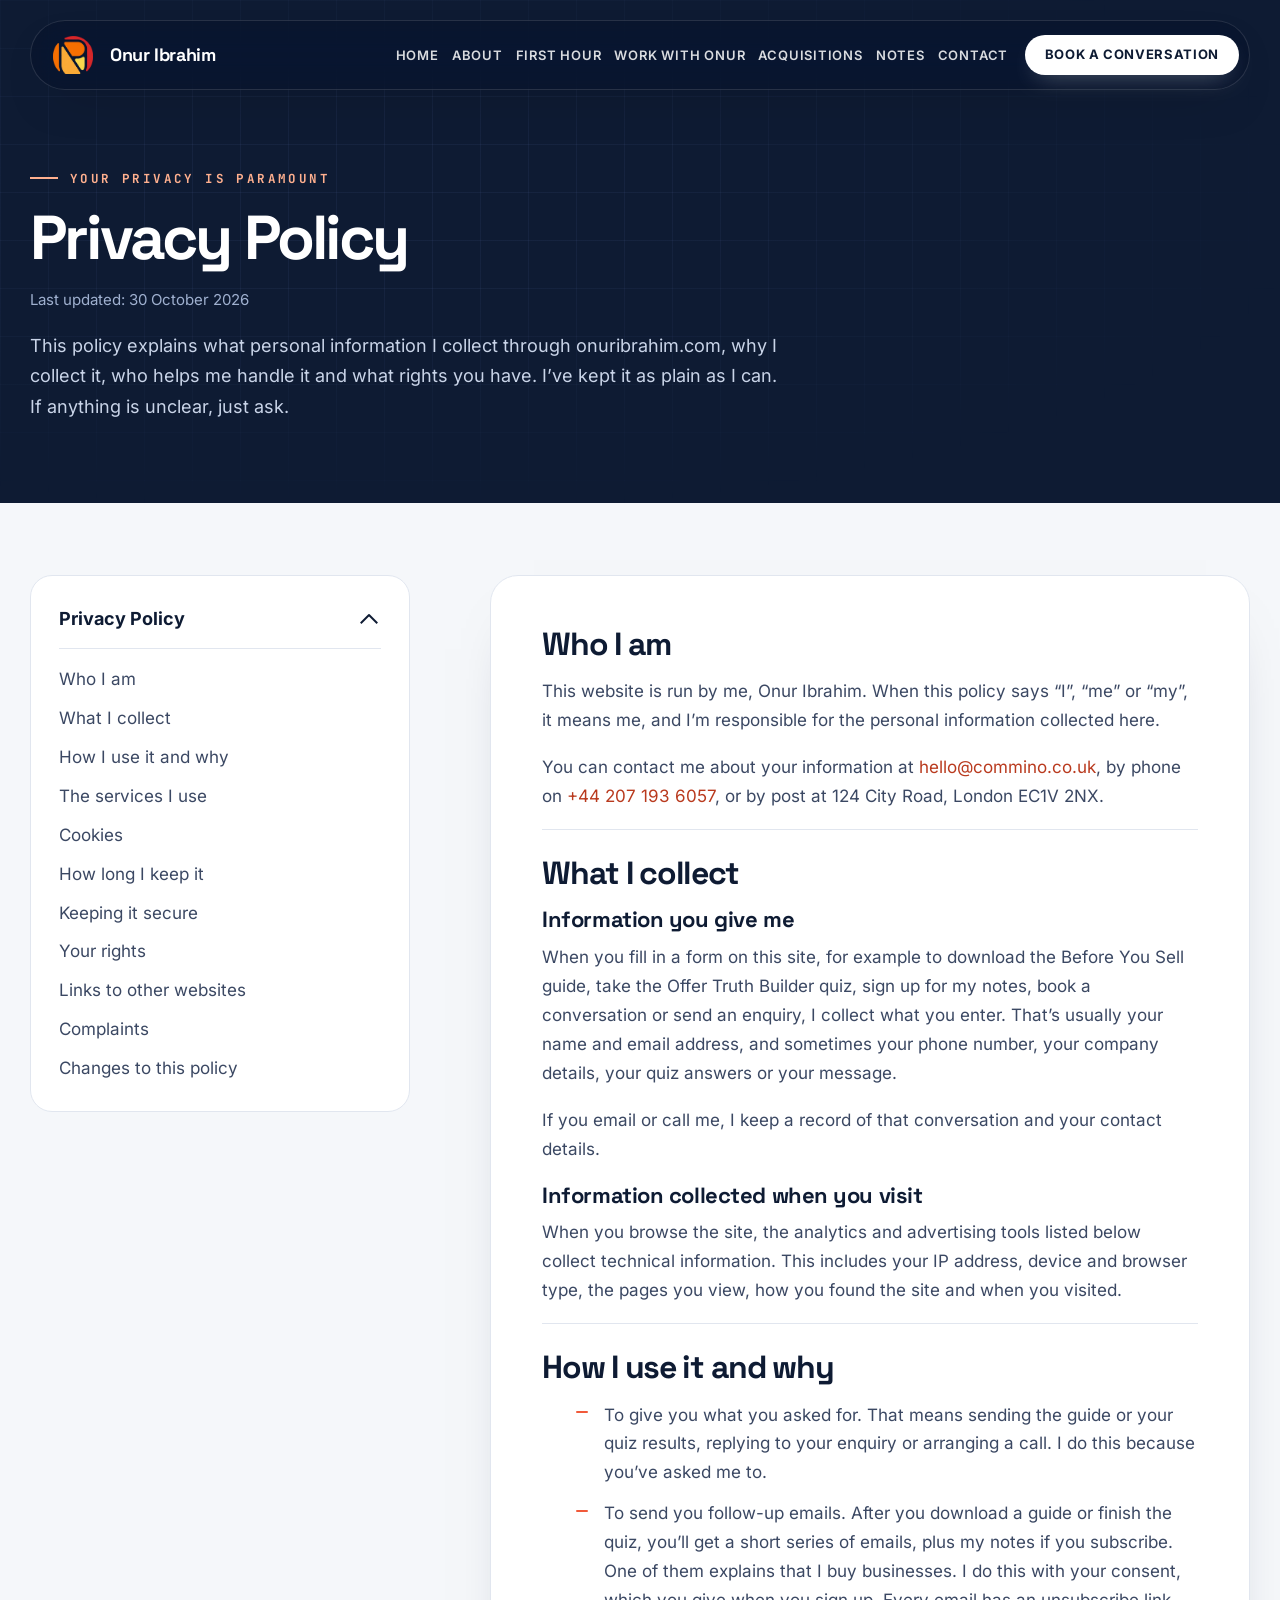
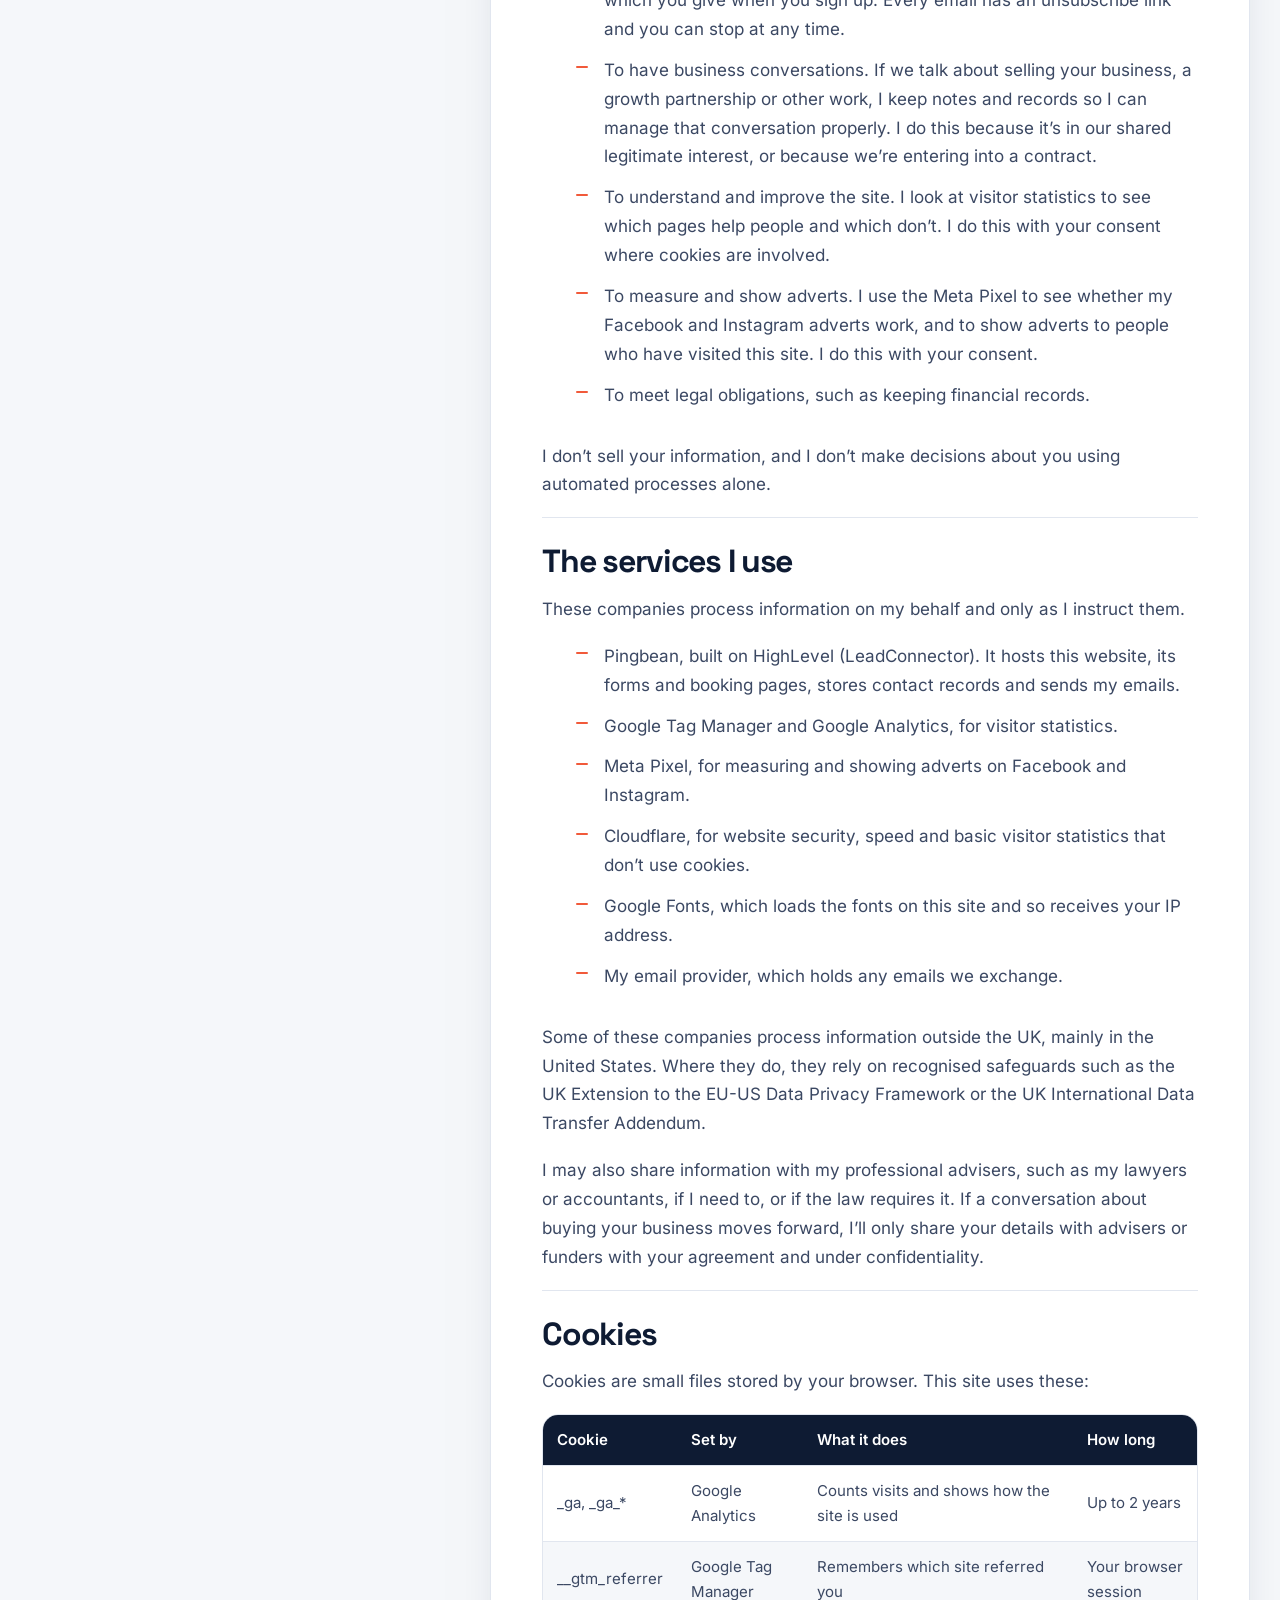
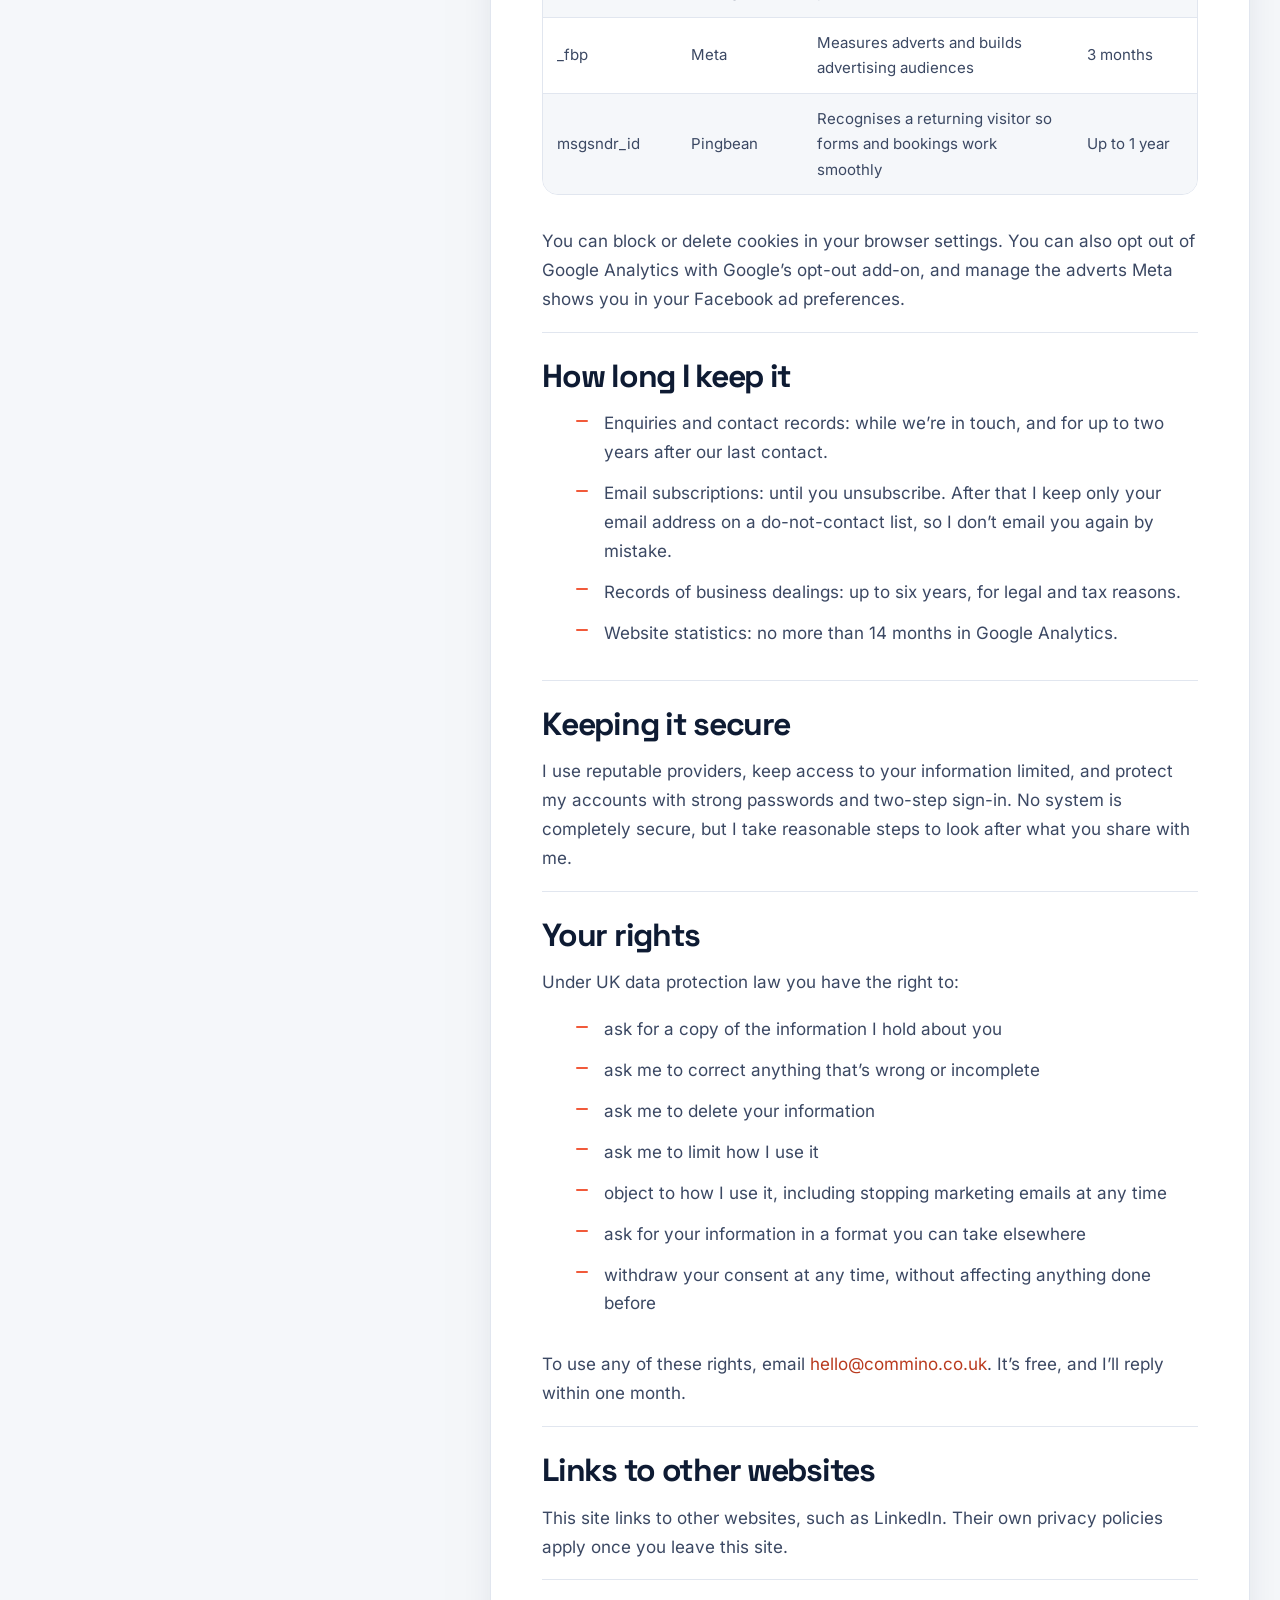
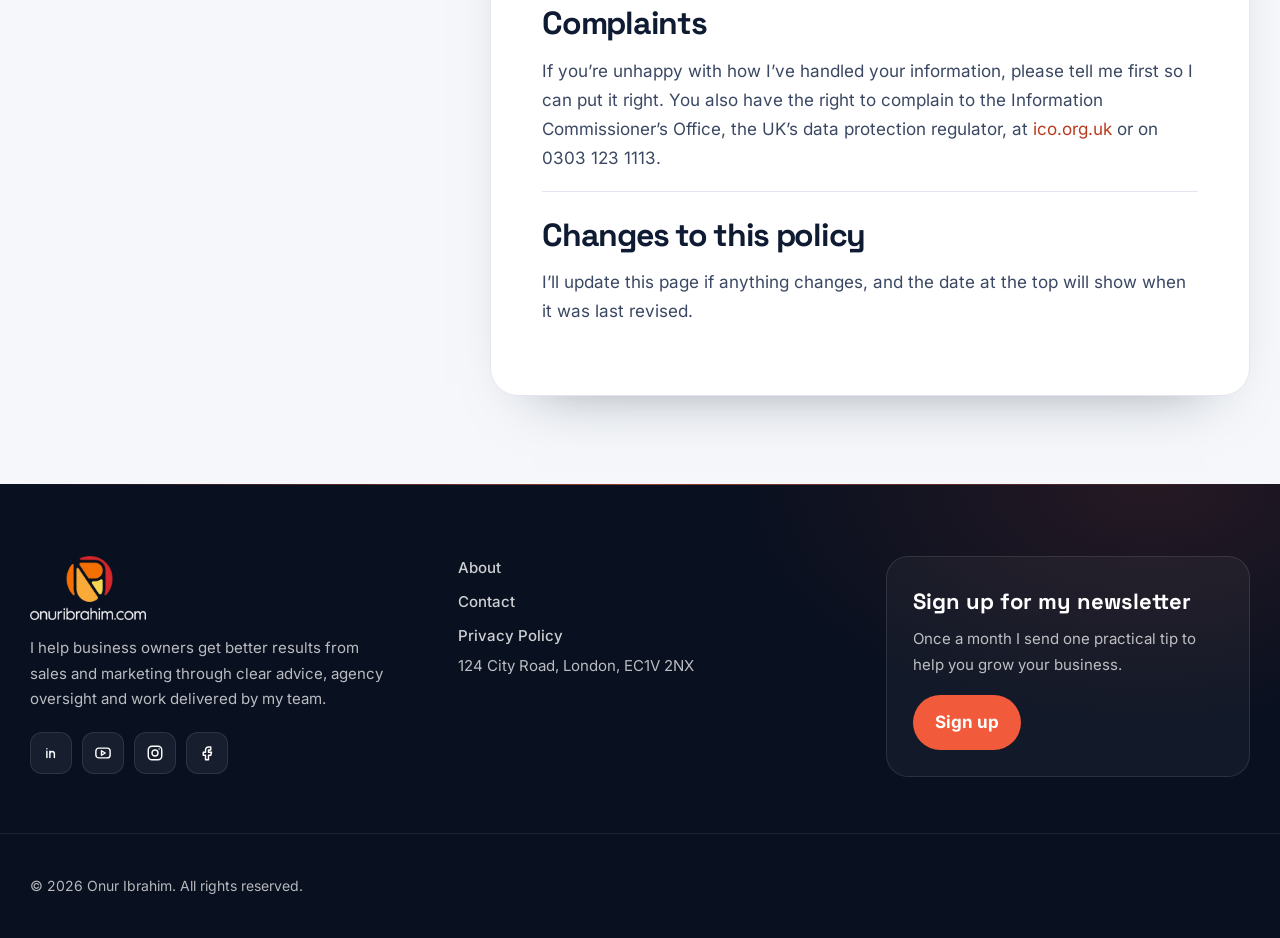
<file: privacy/index.html>
<!doctype html><html lang="en-US" prefix="og: https://ogp.me/ns#" class="no-js" itemtype="https://schema.org/WebPage" itemscope><head><meta charset="UTF-8"><meta name="viewport" content="width=device-width, initial-scale=1, minimum-scale=1"><link rel="preload" href="https://HamzaJaved2704.github.io/onur-ibrahim-preview/wp-content/plugins/site-design/fonts/spacegrotesk-latin.woff2" as="font" type="font/woff2" crossorigin><link rel="preload" href="https://HamzaJaved2704.github.io/onur-ibrahim-preview/wp-content/plugins/site-design/fonts/inter-latin.woff2" as="font" type="font/woff2" crossorigin><title>Privacy Policy | Onur Ibrahim</title><meta name="description" content="This policy explains what personal information I collect through onuribrahim.com, why I collect it, who helps me handle it and what rights you have."/><meta name="robots" content="noindex, nofollow"/><meta property="og:locale" content="en_US" /><meta property="og:type" content="article" /><meta property="og:title" content="Privacy Policy | Onur Ibrahim" /><meta property="og:description" content="This policy explains what personal information I collect through onuribrahim.com, why I collect it, who helps me handle it and what rights you have." /><meta property="og:url" content="https://HamzaJaved2704.github.io/onur-ibrahim-preview/privacy/" /><meta property="og:site_name" content="Onur Ibrahim" /><meta property="og:updated_time" content="2026-11-01T18:59:04+00:00" /><meta property="article:published_time" content="2026-11-01T11:14:41+00:00" /><meta property="article:modified_time" content="2026-11-01T18:59:04+00:00" /><meta name="twitter:card" content="summary_large_image" /><meta name="twitter:title" content="Privacy Policy | Onur Ibrahim" /><meta name="twitter:description" content="This policy explains what personal information I collect through onuribrahim.com, why I collect it, who helps me handle it and what rights you have." /><meta name="twitter:label1" content="Time to read" /><meta name="twitter:data1" content="5 minutes" /> <script type="application/ld+json" class="rank-math-schema">{"@context":"https://schema.org","@graph":[{"@type":["Person","Organization"],"@id":"https://HamzaJaved2704.github.io/onur-ibrahim-preview/#person","name":"Onur Ibrahim","logo":{"@type":"ImageObject","@id":"https://HamzaJaved2704.github.io/onur-ibrahim-preview/#logo","url":"https://HamzaJaved2704.github.io/onur-ibrahim-preview/wp-content/uploads/2026/11/onur-ibrahim-logo-mark-v2.webp","contentUrl":"https://HamzaJaved2704.github.io/onur-ibrahim-preview/wp-content/uploads/2026/11/onur-ibrahim-logo-mark-v2.webp","caption":"Onur Ibrahim","inLanguage":"en-US"},"image":{"@type":"ImageObject","@id":"https://HamzaJaved2704.github.io/onur-ibrahim-preview/#logo","url":"https://HamzaJaved2704.github.io/onur-ibrahim-preview/wp-content/uploads/2026/11/onur-ibrahim-logo-mark-v2.webp","contentUrl":"https://HamzaJaved2704.github.io/onur-ibrahim-preview/wp-content/uploads/2026/11/onur-ibrahim-logo-mark-v2.webp","caption":"Onur Ibrahim","inLanguage":"en-US"}},{"@type":"WebSite","@id":"https://HamzaJaved2704.github.io/onur-ibrahim-preview/#website","url":"https://HamzaJaved2704.github.io/onur-ibrahim-preview","name":"Onur Ibrahim","publisher":{"@id":"https://HamzaJaved2704.github.io/onur-ibrahim-preview/#person"},"inLanguage":"en-US"},{"@type":"WebPage","@id":"https://HamzaJaved2704.github.io/onur-ibrahim-preview/privacy/#webpage","url":"https://HamzaJaved2704.github.io/onur-ibrahim-preview/privacy/","name":"Privacy Policy | Onur Ibrahim","datePublished":"2026-11-01T11:14:41+00:00","dateModified":"2026-11-01T18:59:04+00:00","isPartOf":{"@id":"https://HamzaJaved2704.github.io/onur-ibrahim-preview/#website"},"inLanguage":"en-US"},{"@type":"Person","@id":"https://HamzaJaved2704.github.io/onur-ibrahim-preview/privacy/#author","name":"Onur Ibrahim","image":{"@type":"ImageObject","@id":"https://HamzaJaved2704.github.io/onur-ibrahim-preview/wp-content/plugins/site-design/assets/brand/onur-avatar.webp","url":"https://HamzaJaved2704.github.io/onur-ibrahim-preview/wp-content/plugins/site-design/assets/brand/onur-avatar.webp","caption":"Onur Ibrahim","inLanguage":"en-US"},"sameAs":["https://HamzaJaved2704.github.io/onur-ibrahim-preview"]},{"@type":"Article","headline":"Privacy Policy | Onur Ibrahim","datePublished":"2026-11-01T11:14:41+00:00","dateModified":"2026-11-01T18:59:04+00:00","author":{"@id":"https://HamzaJaved2704.github.io/onur-ibrahim-preview/privacy/#author","name":"Onur Ibrahim"},"publisher":{"@id":"https://HamzaJaved2704.github.io/onur-ibrahim-preview/#person"},"description":"This policy explains what personal information I collect through onuribrahim.com, why I collect it, who helps me handle it and what rights you have.","name":"Privacy Policy | Onur Ibrahim","@id":"https://HamzaJaved2704.github.io/onur-ibrahim-preview/privacy/#richSnippet","isPartOf":{"@id":"https://HamzaJaved2704.github.io/onur-ibrahim-preview/privacy/#webpage"},"inLanguage":"en-US","mainEntityOfPage":{"@id":"https://HamzaJaved2704.github.io/onur-ibrahim-preview/privacy/#webpage"}}]}</script> <link rel="alternate" type="application/rss+xml" title="Onur Ibrahim &raquo; Feed" href="https://HamzaJaved2704.github.io/onur-ibrahim-preview/feed/" /><link rel="alternate" type="application/rss+xml" title="Onur Ibrahim &raquo; Comments Feed" href="https://HamzaJaved2704.github.io/onur-ibrahim-preview/comments/feed/" /> <script data-optimized="1" src="[data-uri]" defer></script> <link rel="alternate" type="application/rss+xml" title="Onur Ibrahim &raquo; Privacy Policy Comments Feed" href="https://HamzaJaved2704.github.io/onur-ibrahim-preview/privacy/feed/" /><link rel="alternate" title="oEmbed (JSON)" type="application/json+oembed" href="https://HamzaJaved2704.github.io/onur-ibrahim-preview/wp-json/oembed/1.0/embed?url=http%3A%2F%2Flocalhost%3A8089%2Fprivacy%2F" /><link rel="alternate" title="oEmbed (XML)" type="text/xml+oembed" href="https://HamzaJaved2704.github.io/onur-ibrahim-preview/wp-json/oembed/1.0/embed?url=http%3A%2F%2Flocalhost%3A8089%2Fprivacy%2F&#038;format=xml" /><link data-optimized="2" rel="stylesheet" href="https://HamzaJaved2704.github.io/onur-ibrahim-preview/wp-content/litespeed/css/2ccd8273b0d8e76792e01f9ed74b03de.css?ver=62c43" /><link rel="https://api.w.org/" href="https://HamzaJaved2704.github.io/onur-ibrahim-preview/wp-json/" /><link rel="alternate" title="JSON" type="application/json" href="https://HamzaJaved2704.github.io/onur-ibrahim-preview/wp-json/wp/v2/pages/3" /><link rel="pingback" href="https://HamzaJaved2704.github.io/onur-ibrahim-preview/xmlrpc.php"><link rel="icon" href="https://HamzaJaved2704.github.io/onur-ibrahim-preview/wp-content/uploads/2026/11/onur-ibrahim-site-icon-v2-150x150.png" sizes="32x32" /><link rel="icon" href="https://HamzaJaved2704.github.io/onur-ibrahim-preview/wp-content/uploads/2026/11/onur-ibrahim-site-icon-v2-300x300.png" sizes="192x192" /><link rel="apple-touch-icon" href="https://HamzaJaved2704.github.io/onur-ibrahim-preview/wp-content/uploads/2026/11/onur-ibrahim-site-icon-v2-300x300.png" /><meta name="msapplication-TileImage" content="https://HamzaJaved2704.github.io/onur-ibrahim-preview/wp-content/uploads/2026/11/onur-ibrahim-site-icon-v2-300x300.png" /></head><body class="privacy-policy wp-singular page-template-default page page-id-3 wp-custom-logo wp-embed-responsive wp-theme-kadence footer-on-bottom hide-focus-outline link-style-no-underline content-title-style-hide content-width-fullwidth content-style-unboxed content-vertical-padding-hide transparent-header mobile-transparent-header"><div id="wrapper" class="site wp-site-blocks">
<a class="skip-link screen-reader-text scroll-ignore" href="#main">Skip to content</a><header id="masthead" class="site-header" role="banner" itemtype="https://schema.org/WPHeader" itemscope><div id="main-header" class="site-header-wrap"><div class="site-header-inner-wrap"><div class="site-header-upper-wrap"><div class="site-header-upper-inner-wrap"><div class="site-main-header-wrap site-header-row-container site-header-focus-item site-header-row-layout-standard kadence-sticky-header" data-section="kadence_customizer_header_main" data-shrink="true" data-shrink-height="62" data-reveal-scroll-up="false"><div class="site-header-row-container-inner"><div class="site-container"><div class="site-main-header-inner-wrap site-header-row site-header-row-has-sides site-header-row-no-center"><div class="site-header-main-section-left site-header-section site-header-section-left"><div class="site-header-item site-header-focus-item" data-section="title_tagline"><div class="site-branding branding-layout-standard"><a class="brand has-logo-image" href="https://HamzaJaved2704.github.io/onur-ibrahim-preview/" rel="home"><img width="103" height="96" src="https://HamzaJaved2704.github.io/onur-ibrahim-preview/wp-content/uploads/2026/11/onur-ibrahim-logo-mark-v2.webp" class="custom-logo" alt="" decoding="async" /><div class="site-title-wrap"><p class="site-title">Onur Ibrahim</p></div></a></div></div></div><div class="site-header-main-section-right site-header-section site-header-section-right"><div class="site-header-item site-header-focus-item site-header-item-main-navigation header-navigation-layout-stretch-false header-navigation-layout-fill-stretch-false" data-section="kadence_customizer_primary_navigation"><nav id="site-navigation" class="main-navigation header-navigation hover-to-open nav--toggle-sub header-navigation-style-standard header-navigation-dropdown-animation-none" role="navigation" aria-label="Primary"><div class="primary-menu-container header-menu-container"><ul id="primary-menu" class="menu"><li id="menu-item-17" class="menu-item menu-item-type-post_type menu-item-object-page menu-item-home menu-item-17"><a href="https://HamzaJaved2704.github.io/onur-ibrahim-preview/">Home</a></li><li id="menu-item-18" class="menu-item menu-item-type-post_type menu-item-object-page menu-item-18"><a href="https://HamzaJaved2704.github.io/onur-ibrahim-preview/about-onur-ibrahim/">About</a></li><li id="menu-item-19" class="menu-item menu-item-type-post_type menu-item-object-page menu-item-19"><a href="https://HamzaJaved2704.github.io/onur-ibrahim-preview/the-first-hour-with-onur-ibrahim/">First Hour</a></li><li id="menu-item-20" class="menu-item menu-item-type-post_type menu-item-object-page menu-item-20"><a href="https://HamzaJaved2704.github.io/onur-ibrahim-preview/work-with-onur-ibrahim/">Work With Onur</a></li><li id="menu-item-21" class="menu-item menu-item-type-post_type menu-item-object-page menu-item-21"><a href="https://HamzaJaved2704.github.io/onur-ibrahim-preview/acquisitions/">Acquisitions</a></li><li id="menu-item-22" class="menu-item menu-item-type-post_type menu-item-object-page menu-item-22"><a href="https://HamzaJaved2704.github.io/onur-ibrahim-preview/notes/">Notes</a></li><li id="menu-item-23" class="menu-item menu-item-type-post_type menu-item-object-page menu-item-23"><a href="https://HamzaJaved2704.github.io/onur-ibrahim-preview/contact-onur-ibrahim/">Contact</a></li></ul></div></nav></div><div class="site-header-item site-header-focus-item" data-section="kadence_customizer_header_button"><div class="header-button-wrap"><div class="header-button-inner-wrap"><a href="https://api.pingbean.com/widget/bookings/the-first-hour" target="_blank" rel="noopener noreferrer" class="button header-button button-size-custom button-style-filled">Book a conversation</a></div></div></div></div></div></div></div></div></div></div></div></div><div id="mobile-header" class="site-mobile-header-wrap"><div class="site-header-inner-wrap"><div class="site-header-upper-wrap"><div class="site-header-upper-inner-wrap"><div class="site-main-header-wrap site-header-focus-item site-header-row-layout-standard site-header-row-tablet-layout-default site-header-row-mobile-layout-default "><div class="site-header-row-container-inner"><div class="site-container"><div class="site-main-header-inner-wrap site-header-row site-header-row-has-sides site-header-row-no-center"><div class="site-header-main-section-left site-header-section site-header-section-left"><div class="site-header-item site-header-focus-item" data-section="title_tagline"><div class="site-branding mobile-site-branding branding-layout-standard branding-tablet-layout-standard branding-mobile-layout-standard"><a class="brand has-logo-image" href="https://HamzaJaved2704.github.io/onur-ibrahim-preview/" rel="home"><img width="103" height="96" src="https://HamzaJaved2704.github.io/onur-ibrahim-preview/wp-content/uploads/2026/11/onur-ibrahim-logo-mark-v2.webp" class="custom-logo" alt="" decoding="async" /><div class="site-title-wrap"><div class="site-title">Onur Ibrahim</div></div></a></div></div></div><div class="site-header-main-section-right site-header-section site-header-section-right"><div class="site-header-item site-header-focus-item site-header-item-navgation-popup-toggle" data-section="kadence_customizer_mobile_trigger"><div class="mobile-toggle-open-container">
<button id="mobile-toggle" class="menu-toggle-open drawer-toggle menu-toggle-style-default" aria-label="Open menu" data-toggle-target="#mobile-drawer" data-toggle-body-class="showing-popup-drawer-from-right" aria-expanded="false" data-set-focus=".menu-toggle-close"
>
<span class="menu-toggle-icon"><span class="kadence-svg-iconset"><svg aria-hidden="true" class="kadence-svg-icon kadence-menu-svg" fill="currentColor" version="1.1" xmlns="http://www.w3.org/2000/svg" width="24" height="24" viewBox="0 0 24 24"><title>Toggle Menu</title><path d="M3 13h18c0.552 0 1-0.448 1-1s-0.448-1-1-1h-18c-0.552 0-1 0.448-1 1s0.448 1 1 1zM3 7h18c0.552 0 1-0.448 1-1s-0.448-1-1-1h-18c-0.552 0-1 0.448-1 1s0.448 1 1 1zM3 19h18c0.552 0 1-0.448 1-1s-0.448-1-1-1h-18c-0.552 0-1 0.448-1 1s0.448 1 1 1z"></path>
</svg></span></span>
</button></div></div></div></div></div></div></div></div></div></div></div></header><main id="inner-wrap" class="wrap kt-clear" role="main"><div id="primary" class="content-area"><div class="content-container site-container"><div id="main" class="site-main"><div class="content-wrap"><article id="post-3" class="entry content-bg single-entry post-3 page type-page status-publish hentry"><div class="entry-content-wrap"><div class="entry-content single-content"><div class="kb-row-layout-wrap kb-row-layout-id3_07a7ae-11 alignnone kt-row-has-bg oi-legal-hero oi-dark wp-block-kadence-rowlayout"><div class="kt-row-column-wrap kt-has-1-columns kt-row-layout-equal kt-tab-layout-inherit kt-mobile-layout-row kt-row-valign-top kb-theme-content-width"><div class="wp-block-kadence-column kadence-column3_d53128-36"><div class="kt-inside-inner-col"><p class="kt-adv-heading3_542a22-e6 oi-kick wp-block-kadence-advancedheading" data-kb-block="kb-adv-heading3_542a22-e6">Your Privacy is paramount</p><h1 class="kt-adv-heading3_586f81-17 oi-h1 wp-block-kadence-advancedheading" data-kb-block="kb-adv-heading3_586f81-17">Privacy Policy</h1><p class="oi-updated has-text-color wp-block-paragraph" style="color:#9FB0CF;margin-top:0px;margin-bottom:18px;font-size:15px">Last updated: 30 October 2026</p><p class="oi-legal-intro has-text-color wp-block-paragraph" style="color:#C9D4E8;margin-top:0px;margin-bottom:0px;font-size:18px">This policy explains what personal information I collect through onuribrahim.com, why I collect it, who helps me handle it and what rights you have. I&#8217;ve kept it as plain as I can. If anything is unclear, just ask.</p></div></div></div></div><div class="kb-row-layout-wrap kb-row-layout-id3_a7593d-f2 alignnone kt-row-has-bg oi-legal wp-block-kadence-rowlayout"><div class="kt-row-column-wrap kt-has-1-columns kt-row-layout-equal kt-tab-layout-inherit kt-mobile-layout-row kt-row-valign-top kb-theme-content-width"><div class="wp-block-kadence-column kadence-column3_0a6893-45"><div class="kt-inside-inner-col"><div class="kb-row-layout-wrap kb-row-layout-id3_02347d-a1 alignnone oi-legal-cols wp-block-kadence-rowlayout"><div class="kt-row-column-wrap kt-has-2-columns kt-row-layout-right-golden kt-tab-layout-row kt-mobile-layout-row kt-row-valign-top"><div class="wp-block-kadence-column kadence-column3_a3aa3e-43 oi-legal-side"><div class="kt-inside-inner-col"><nav class="wp-block-kadence-tableofcontents kb-table-of-content-nav kb-table-of-content-id3_toc0a1-b2 oi-toc kb-toc-smooth-scroll kb-collapsible-toc kb-toc-toggle-active" role="navigation" aria-label="Table of Contents" data-scroll-offset="110"><div class="kb-table-of-content-wrap"><div class="kb-table-of-contents-title-wrap kb-toggle-icon-style-arrow"><span class="kb-table-of-contents-title">Privacy Policy</span><button class="kb-table-of-contents-icon-trigger kb-table-of-contents-toggle" aria-expanded="true" aria-label="Collapse Table of Contents"></button></div><ul class="kb-table-of-content-list kb-table-of-content-list-columns-1 kb-table-of-content-list-style-none kb-table-of-content-link-style-none"><li><a class="kb-table-of-contents__entry" href="#who-i-am">Who I am</a></li><li><a class="kb-table-of-contents__entry" href="#what-i-collect">What I collect</a></li><li><a class="kb-table-of-contents__entry" href="#how-i-use-it-and-why">How I use it and why</a></li><li><a class="kb-table-of-contents__entry" href="#the-services-i-use">The services I use</a></li><li><a class="kb-table-of-contents__entry" href="#cookies">Cookies</a></li><li><a class="kb-table-of-contents__entry" href="#how-long-i-keep-it">How long I keep it</a></li><li><a class="kb-table-of-contents__entry" href="#keeping-it-secure">Keeping it secure</a></li><li><a class="kb-table-of-contents__entry" href="#your-rights">Your rights</a></li><li><a class="kb-table-of-contents__entry" href="#links-to-other-websites">Links to other websites</a></li><li><a class="kb-table-of-contents__entry" href="#complaints">Complaints</a></li><li><a class="kb-table-of-contents__entry" href="#changes-to-this-policy">Changes to this policy</a></li></ul></div></nav></div></div><div class="wp-block-kadence-column kadence-column3_10ba2a-89 oi-legal-body"><div class="kt-inside-inner-col"><h2 class="kt-adv-heading3_349941-95 oi-h2 oi-legal-h2 wp-block-kadence-advancedheading" data-kb-block="kb-adv-heading3_349941-95">Who I am</h2><p class="wp-block-paragraph" style="margin-top:0px;margin-bottom:18px">This website is run by me, Onur Ibrahim. When this policy says &#8220;I&#8221;, &#8220;me&#8221; or &#8220;my&#8221;, it means me, and I&#8217;m responsible for the personal information collected here.</p><p class="wp-block-paragraph" style="margin-top:0px;margin-bottom:18px">You can contact me about your information at <a href="mailto:hello@commino.co.uk">hello@commino.co.uk</a>, by phone on <a href="tel:+442071936057">+44 207 193 6057</a>, or by post at 124 City Road, London EC1V 2NX.</p><h2 class="kt-adv-heading3_9e5372-53 oi-h2 oi-legal-h2 wp-block-kadence-advancedheading" data-kb-block="kb-adv-heading3_9e5372-53">What I collect</h2><h3 class="kt-adv-heading3_a0f772-39 oi-h3 wp-block-kadence-advancedheading" data-kb-block="kb-adv-heading3_a0f772-39">Information you give me</h3><p class="wp-block-paragraph" style="margin-top:0px;margin-bottom:18px">When you fill in a form on this site, for example to download the Before You Sell guide, take the Offer Truth Builder quiz, sign up for my notes, book a conversation or send an enquiry, I collect what you enter. That&#8217;s usually your name and email address, and sometimes your phone number, your company details, your quiz answers or your message.</p><p class="wp-block-paragraph" style="margin-top:0px;margin-bottom:18px">If you email or call me, I keep a record of that conversation and your contact details.</p><h3 class="kt-adv-heading3_5078b2-77 oi-h3 wp-block-kadence-advancedheading" data-kb-block="kb-adv-heading3_5078b2-77">Information collected when you visit</h3><p class="wp-block-paragraph" style="margin-top:0px;margin-bottom:18px">When you browse the site, the analytics and advertising tools listed below collect technical information. This includes your IP address, device and browser type, the pages you view, how you found the site and when you visited.</p><h2 class="kt-adv-heading3_a4a057-43 oi-h2 oi-legal-h2 wp-block-kadence-advancedheading" data-kb-block="kb-adv-heading3_a4a057-43">How I use it and why</h2><ul class="wp-block-list oi-legal-list"><li>To give you what you asked for. That means sending the guide or your quiz results, replying to your enquiry or arranging a call. I do this because you&#8217;ve asked me to.</li><li>To send you follow-up emails. After you download a guide or finish the quiz, you&#8217;ll get a short series of emails, plus my notes if you subscribe. One of them explains that I buy businesses. I do this with your consent, which you give when you sign up. Every email has an unsubscribe link and you can stop at any time.</li><li>To have business conversations. If we talk about selling your business, a growth partnership or other work, I keep notes and records so I can manage that conversation properly. I do this because it&#8217;s in our shared legitimate interest, or because we&#8217;re entering into a contract.</li><li>To understand and improve the site. I look at visitor statistics to see which pages help people and which don&#8217;t. I do this with your consent where cookies are involved.</li><li>To measure and show adverts. I use the Meta Pixel to see whether my Facebook and Instagram adverts work, and to show adverts to people who have visited this site. I do this with your consent.</li><li>To meet legal obligations, such as keeping financial records.</li></ul><p class="wp-block-paragraph" style="margin-top:0px;margin-bottom:18px">I don&#8217;t sell your information, and I don&#8217;t make decisions about you using automated processes alone.</p><h2 class="kt-adv-heading3_671eae-4c oi-h2 oi-legal-h2 wp-block-kadence-advancedheading" data-kb-block="kb-adv-heading3_671eae-4c">The services I use</h2><p class="wp-block-paragraph" style="margin-top:0px;margin-bottom:18px">These companies process information on my behalf and only as I instruct them.</p><ul class="wp-block-list oi-legal-list"><li>Pingbean, built on HighLevel (LeadConnector). It hosts this website, its forms and booking pages, stores contact records and sends my emails.</li><li>Google Tag Manager and Google Analytics, for visitor statistics.</li><li>Meta Pixel, for measuring and showing adverts on Facebook and Instagram.</li><li>Cloudflare, for website security, speed and basic visitor statistics that don&#8217;t use cookies.</li><li>Google Fonts, which loads the fonts on this site and so receives your IP address.</li><li>My email provider, which holds any emails we exchange.</li></ul><p class="wp-block-paragraph" style="margin-top:0px;margin-bottom:18px">Some of these companies process information outside the UK, mainly in the United States. Where they do, they rely on recognised safeguards such as the UK Extension to the EU-US Data Privacy Framework or the UK International Data Transfer Addendum.</p><p class="wp-block-paragraph" style="margin-top:0px;margin-bottom:18px">I may also share information with my professional advisers, such as my lawyers or accountants, if I need to, or if the law requires it. If a conversation about buying your business moves forward, I&#8217;ll only share your details with advisers or funders with your agreement and under confidentiality.</p><h2 class="kt-adv-heading3_cd4389-ed oi-h2 oi-legal-h2 wp-block-kadence-advancedheading" data-kb-block="kb-adv-heading3_cd4389-ed">Cookies</h2><p class="wp-block-paragraph" style="margin-top:0px;margin-bottom:18px">Cookies are small files stored by your browser. This site uses these:</p><figure class="wp-block-table oi-table"><table><thead><tr><th>Cookie</th><th>Set by</th><th>What it does</th><th>How long</th></tr></thead><tbody><tr><td>_ga, _ga_*</td><td>Google Analytics</td><td>Counts visits and shows how the site is used</td><td>Up to 2 years</td></tr><tr><td>__gtm_referrer</td><td>Google Tag Manager</td><td>Remembers which site referred you</td><td>Your browser session</td></tr><tr><td>_fbp</td><td>Meta</td><td>Measures adverts and builds advertising audiences</td><td>3 months</td></tr><tr><td>msgsndr_id</td><td>Pingbean</td><td>Recognises a returning visitor so forms and bookings work smoothly</td><td>Up to 1 year</td></tr></tbody></table></figure><p class="wp-block-paragraph" style="margin-top:0px;margin-bottom:18px">You can block or delete cookies in your browser settings. You can also opt out of Google Analytics with Google&#8217;s opt-out add-on, and manage the adverts Meta shows you in your Facebook ad preferences.</p><h2 class="kt-adv-heading3_6113e3-b1 oi-h2 oi-legal-h2 wp-block-kadence-advancedheading" data-kb-block="kb-adv-heading3_6113e3-b1">How long I keep it</h2><ul class="wp-block-list oi-legal-list"><li>Enquiries and contact records: while we&#8217;re in touch, and for up to two years after our last contact.</li><li>Email subscriptions: until you unsubscribe. After that I keep only your email address on a do-not-contact list, so I don&#8217;t email you again by mistake.</li><li>Records of business dealings: up to six years, for legal and tax reasons.</li><li>Website statistics: no more than 14 months in Google Analytics.</li></ul><h2 class="kt-adv-heading3_a28de6-8e oi-h2 oi-legal-h2 wp-block-kadence-advancedheading" data-kb-block="kb-adv-heading3_a28de6-8e">Keeping it secure</h2><p class="wp-block-paragraph" style="margin-top:0px;margin-bottom:18px">I use reputable providers, keep access to your information limited, and protect my accounts with strong passwords and two-step sign-in. No system is completely secure, but I take reasonable steps to look after what you share with me.</p><h2 class="kt-adv-heading3_ff4c85-c8 oi-h2 oi-legal-h2 wp-block-kadence-advancedheading" data-kb-block="kb-adv-heading3_ff4c85-c8">Your rights</h2><p class="wp-block-paragraph" style="margin-top:0px;margin-bottom:18px">Under UK data protection law you have the right to:</p><ul class="wp-block-list oi-legal-list"><li>ask for a copy of the information I hold about you</li><li>ask me to correct anything that&#8217;s wrong or incomplete</li><li>ask me to delete your information</li><li>ask me to limit how I use it</li><li>object to how I use it, including stopping marketing emails at any time</li><li>ask for your information in a format you can take elsewhere</li><li>withdraw your consent at any time, without affecting anything done before</li></ul><p class="wp-block-paragraph" style="margin-top:0px;margin-bottom:18px">To use any of these rights, email <a href="mailto:hello@commino.co.uk">hello@commino.co.uk</a>. It&#8217;s free, and I&#8217;ll reply within one month.</p><h2 class="kt-adv-heading3_d47209-55 oi-h2 oi-legal-h2 wp-block-kadence-advancedheading" data-kb-block="kb-adv-heading3_d47209-55">Links to other websites</h2><p class="wp-block-paragraph" style="margin-top:0px;margin-bottom:18px">This site links to other websites, such as LinkedIn. Their own privacy policies apply once you leave this site.</p><h2 class="kt-adv-heading3_382695-9a oi-h2 oi-legal-h2 wp-block-kadence-advancedheading" data-kb-block="kb-adv-heading3_382695-9a">Complaints</h2><p class="wp-block-paragraph" style="margin-top:0px;margin-bottom:18px">If you&#8217;re unhappy with how I&#8217;ve handled your information, please tell me first so I can put it right. You also have the right to complain to the Information Commissioner&#8217;s Office, the UK&#8217;s data protection regulator, at <a href="https://ico.org.uk" target="_blank" rel="noopener">ico.org.uk</a> or on 0303 123 1113.</p><h2 class="kt-adv-heading3_da6ee4-90 oi-h2 oi-legal-h2 wp-block-kadence-advancedheading" data-kb-block="kb-adv-heading3_da6ee4-90">Changes to this policy</h2><p class="wp-block-paragraph" style="margin-top:0px;margin-bottom:18px">I&#8217;ll update this page if anything changes, and the date at the top will show when it was last revised.</p></div></div></div></div></div></div></div></div></div></div></article></div></div></div></div></main><footer id="colophon" class="site-footer" role="contentinfo"><div class="site-footer-wrap"><div class="site-middle-footer-wrap site-footer-row-container site-footer-focus-item site-footer-row-layout-standard site-footer-row-tablet-layout-default site-footer-row-mobile-layout-default" data-section="kadence_customizer_footer_middle"><div class="site-footer-row-container-inner"><div class="site-container"><div class="site-middle-footer-inner-wrap site-footer-row site-footer-row-columns-3 site-footer-row-column-layout-left-golden site-footer-row-tablet-column-layout-row site-footer-row-mobile-column-layout-row ft-ro-dir-column ft-ro-collapse-normal ft-ro-t-dir-column ft-ro-m-dir-column ft-ro-lstyle-plain"><div class="site-footer-middle-section-1 site-footer-section footer-section-inner-items-1"><div class="footer-widget-area widget-area site-footer-focus-item footer-widget1 content-align-default content-tablet-align-default content-mobile-align-default content-valign-default content-tablet-valign-default content-mobile-valign-default" data-section="sidebar-widgets-footer1"><div class="footer-widget-area-inner site-info-inner"><section id="block-1000" class="widget widget_block widget_custom_html"><div class="oi-foot"><a class="oi-foot-brand" href="/onur-ibrahim-preview/"><img decoding="async" src="https://HamzaJaved2704.github.io/onur-ibrahim-preview/wp-content/plugins/site-design/assets/brand/logo-white.webp" width="116" height="64" alt="Onur Ibrahim" loading="lazy"></a><p>I help business owners get better results from sales and marketing through clear advice, agency oversight and work delivered by my team.</p><div class="oi-soc"><a href="https://www.linkedin.com/in/onuribrahim/" target="_blank" rel="noopener" aria-label="LinkedIn"><svg viewBox="0 0 24 24" fill="none" stroke="currentColor" stroke-width="1.9" stroke-linecap="round" stroke-linejoin="round" aria-hidden="true"><path d="M6.5 9.5V18M6.5 6.2v.1M10.5 18v-5a3 3 0 0 1 6 0v5M10.5 9.5V18"/></svg></a><a href="https://www.youtube.com/@Onur-Ibrahim" target="_blank" rel="noopener" aria-label="YouTube"><svg viewBox="0 0 24 24" fill="none" stroke="currentColor" stroke-width="1.9" stroke-linecap="round" stroke-linejoin="round" aria-hidden="true"><rect x="2.5" y="5.5" width="19" height="13" rx="4"/><path d="m10 9 5 3-5 3z"/></svg></a><a href="https://www.instagram.com/onuribrahim_official" target="_blank" rel="noopener" aria-label="Instagram"><svg viewBox="0 0 24 24" fill="none" stroke="currentColor" stroke-width="1.9" stroke-linecap="round" stroke-linejoin="round" aria-hidden="true"><rect x="3" y="3" width="18" height="18" rx="5"/><circle cx="12" cy="12" r="4"/><path d="M17.5 6.5v.1"/></svg></a><a href="https://www.facebook.com/Marketing.Life/" target="_blank" rel="noopener" aria-label="Facebook"><svg viewBox="0 0 24 24" fill="none" stroke="currentColor" stroke-width="1.9" stroke-linecap="round" stroke-linejoin="round" aria-hidden="true"><path d="M14 8h3V4h-3a4 4 0 0 0-4 4v3H7v4h3v6h4v-6h3l1-4h-4V8z"/></svg></a></div></div></section></div></div></div><div class="site-footer-middle-section-2 site-footer-section footer-section-inner-items-2"><div class="footer-widget-area widget-area site-footer-focus-item footer-navigation-wrap content-align-default content-tablet-align-default content-mobile-align-default content-valign-default content-tablet-valign-default content-mobile-valign-default footer-navigation-layout-stretch-false" data-section="kadence_customizer_footer_navigation"><div class="footer-widget-area-inner footer-navigation-inner"><nav id="footer-navigation" class="footer-navigation" role="navigation" aria-label="Footer"><div class="footer-menu-container"><ul id="footer-menu" class="menu"><li id="menu-item-24" class="menu-item menu-item-type-post_type menu-item-object-page menu-item-24"><a href="https://HamzaJaved2704.github.io/onur-ibrahim-preview/about-onur-ibrahim/">About</a></li><li id="menu-item-25" class="menu-item menu-item-type-post_type menu-item-object-page menu-item-25"><a href="https://HamzaJaved2704.github.io/onur-ibrahim-preview/contact-onur-ibrahim/">Contact</a></li><li id="menu-item-26" class="menu-item menu-item-type-post_type menu-item-object-page menu-item-privacy-policy current-menu-item page_item page-item-3 current_page_item menu-item-26"><a rel="privacy-policy" href="https://HamzaJaved2704.github.io/onur-ibrahim-preview/privacy/" aria-current="page">Privacy Policy</a></li></ul></div></nav></div></div><div class="footer-widget-area widget-area site-footer-focus-item footer-widget2 content-align-default content-tablet-align-default content-mobile-align-default content-valign-default content-tablet-valign-default content-mobile-valign-default" data-section="sidebar-widgets-footer2"><div class="footer-widget-area-inner site-info-inner"><section id="block-1001" class="widget widget_block widget_custom_html"><div class="oi-foot"><address class="oi-addr">124 City Road, London, EC1V 2NX</address></div></section></div></div></div><div class="site-footer-middle-section-3 site-footer-section footer-section-inner-items-1"><div class="footer-widget-area widget-area site-footer-focus-item footer-widget3 content-align-default content-tablet-align-default content-mobile-align-default content-valign-default content-tablet-valign-default content-mobile-valign-default" data-section="sidebar-widgets-footer3"><div class="footer-widget-area-inner site-info-inner"><section id="block-1002" class="widget widget_block widget_custom_html"><div class="oi-news"><p class="oi-news-h">Sign up for my newsletter</p><p>Once a month I send one practical tip to help you grow your business.</p><a class="oi-news-btn" href="/onur-ibrahim-preview/contact-onur-ibrahim/">Sign up</a></div></section></div></div></div></div></div></div></div><div class="site-bottom-footer-wrap site-footer-row-container site-footer-focus-item site-footer-row-layout-standard site-footer-row-tablet-layout-default site-footer-row-mobile-layout-default" data-section="kadence_customizer_footer_bottom"><div class="site-footer-row-container-inner"><div class="site-container"><div class="site-bottom-footer-inner-wrap site-footer-row site-footer-row-columns-1 site-footer-row-column-layout-row site-footer-row-tablet-column-layout-default site-footer-row-mobile-column-layout-row ft-ro-dir-row ft-ro-collapse-normal ft-ro-t-dir-default ft-ro-m-dir-default ft-ro-lstyle-plain"><div class="site-footer-bottom-section-1 site-footer-section footer-section-inner-items-1"><div class="footer-widget-area site-info site-footer-focus-item content-align-left content-tablet-align-left content-mobile-align-left content-valign-default content-tablet-valign-default content-mobile-valign-default" data-section="kadence_customizer_footer_html"><div class="footer-widget-area-inner site-info-inner"><div class="footer-html inner-link-style-normal"><div class="footer-html-inner"><p>© 2026 Onur Ibrahim. All rights reserved.</p></div></div></div></div></div></div></div></div></div></div></footer></div> <script data-optimized="1" src="[data-uri]" defer></script> <script type="speculationrules">{"prefetch":[{"source":"document","where":{"and":[{"href_matches":"/*"},{"not":{"href_matches":["/wp-*.php","/wp-admin/*","/wp-content/uploads/*","/wp-content/*","/wp-content/plugins/*","/wp-content/themes/kadence/*","/*\\?(.+)"]}},{"not":{"selector_matches":"a[rel~=\"nofollow\"]"}},{"not":{"selector_matches":".no-prefetch, .no-prefetch a"}}]},"eagerness":"conservative"}]}</script> <a id="kt-scroll-up" tabindex="-1" aria-hidden="true" aria-label="Scroll to top" href="#wrapper" class="kadence-scroll-to-top scroll-up-wrap scroll-ignore scroll-up-side-right scroll-up-style-filled vs-lg-true vs-md-true vs-sm-false"><span class="kadence-svg-iconset"><svg aria-hidden="true" class="kadence-svg-icon kadence-arrow-up-svg" fill="currentColor" version="1.1" xmlns="http://www.w3.org/2000/svg" width="24" height="24" viewBox="0 0 24 24"><title>Scroll to top</title><path d="M5.707 12.707l5.293-5.293v11.586c0 0.552 0.448 1 1 1s1-0.448 1-1v-11.586l5.293 5.293c0.391 0.391 1.024 0.391 1.414 0s0.391-1.024 0-1.414l-7-7c-0.092-0.092-0.202-0.166-0.324-0.217s-0.253-0.076-0.383-0.076c-0.256 0-0.512 0.098-0.707 0.293l-7 7c-0.391 0.391-0.391 1.024 0 1.414s1.024 0.391 1.414 0z"></path>
</svg></span></a><button id="kt-scroll-up-reader" href="#wrapper" aria-label="Scroll to top" class="kadence-scroll-to-top scroll-up-wrap scroll-ignore scroll-up-side-right scroll-up-style-filled vs-lg-true vs-md-true vs-sm-false"><span class="kadence-svg-iconset"><svg aria-hidden="true" class="kadence-svg-icon kadence-arrow-up-svg" fill="currentColor" version="1.1" xmlns="http://www.w3.org/2000/svg" width="24" height="24" viewBox="0 0 24 24"><title>Scroll to top</title><path d="M5.707 12.707l5.293-5.293v11.586c0 0.552 0.448 1 1 1s1-0.448 1-1v-11.586l5.293 5.293c0.391 0.391 1.024 0.391 1.414 0s0.391-1.024 0-1.414l-7-7c-0.092-0.092-0.202-0.166-0.324-0.217s-0.253-0.076-0.383-0.076c-0.256 0-0.512 0.098-0.707 0.293l-7 7c-0.391 0.391-0.391 1.024 0 1.414s1.024 0.391 1.414 0z"></path>
</svg></span></button><div id="mobile-drawer" class="popup-drawer popup-drawer-layout-sidepanel popup-drawer-animation-fade popup-drawer-side-right" data-drawer-target-string="#mobile-drawer"
><div class="drawer-overlay" data-drawer-target-string="#mobile-drawer"></div><div class="drawer-inner"><div class="drawer-header">
<button class="menu-toggle-close drawer-toggle" aria-label="Close menu"  data-toggle-target="#mobile-drawer" data-toggle-body-class="showing-popup-drawer-from-right" aria-expanded="false" data-set-focus=".menu-toggle-open"
>
<span class="toggle-close-bar"></span>
<span class="toggle-close-bar"></span>
</button></div><div class="drawer-content mobile-drawer-content content-align-left content-valign-top"><div class="site-header-item site-header-focus-item site-header-item-mobile-navigation mobile-navigation-layout-stretch-false" data-section="kadence_customizer_mobile_navigation"><nav id="mobile-site-navigation" class="mobile-navigation drawer-navigation drawer-navigation-parent-toggle-false" role="navigation" aria-label="Primary Mobile"><div class="mobile-menu-container drawer-menu-container"><ul id="mobile-menu" class="menu has-collapse-sub-nav"><li class="menu-item menu-item-type-post_type menu-item-object-page menu-item-home menu-item-17"><a href="https://HamzaJaved2704.github.io/onur-ibrahim-preview/">Home</a></li><li class="menu-item menu-item-type-post_type menu-item-object-page menu-item-18"><a href="https://HamzaJaved2704.github.io/onur-ibrahim-preview/about-onur-ibrahim/">About</a></li><li class="menu-item menu-item-type-post_type menu-item-object-page menu-item-19"><a href="https://HamzaJaved2704.github.io/onur-ibrahim-preview/the-first-hour-with-onur-ibrahim/">First Hour</a></li><li class="menu-item menu-item-type-post_type menu-item-object-page menu-item-20"><a href="https://HamzaJaved2704.github.io/onur-ibrahim-preview/work-with-onur-ibrahim/">Work With Onur</a></li><li class="menu-item menu-item-type-post_type menu-item-object-page menu-item-21"><a href="https://HamzaJaved2704.github.io/onur-ibrahim-preview/acquisitions/">Acquisitions</a></li><li class="menu-item menu-item-type-post_type menu-item-object-page menu-item-22"><a href="https://HamzaJaved2704.github.io/onur-ibrahim-preview/notes/">Notes</a></li><li class="menu-item menu-item-type-post_type menu-item-object-page menu-item-23"><a href="https://HamzaJaved2704.github.io/onur-ibrahim-preview/contact-onur-ibrahim/">Contact</a></li></ul></div></nav></div><div class="site-header-item site-header-focus-item" data-section="kadence_customizer_mobile_button"><div class="mobile-header-button-wrap"><div class="mobile-header-button-inner-wrap"><a href="https://api.pingbean.com/widget/bookings/the-first-hour" target="_blank" rel="noopener noreferrer" class="button mobile-header-button button-size-medium button-style-filled">Book a conversation</a></div></div></div></div></div></div> <script data-optimized="1" id="kadence-navigation-js-extra" src="[data-uri]" defer></script> <script data-optimized="1" id="kadence-navigation-js" src="https://HamzaJaved2704.github.io/onur-ibrahim-preview/wp-content/litespeed/js/0e484a8337e575f90dd39ad41eda18cd.js?ver=55451" defer data-deferred="1"></script> <script data-optimized="1" id="kadence-blocks-tableofcontents-js-extra" src="[data-uri]" defer></script> <script data-optimized="1" id="kadence-blocks-tableofcontents-js" src="https://HamzaJaved2704.github.io/onur-ibrahim-preview/wp-content/litespeed/js/b19b9478296c7b74b483953c3f91dc27.js?ver=f3fea" defer data-deferred="1"></script> </body></html>
<!-- Page optimized by LiteSpeed Cache @2026-11-01 20:34:46 -->

<!-- Page supported by LiteSpeed Cache 7.9.1 on 2026-11-01 20:34:46 -->
</file>
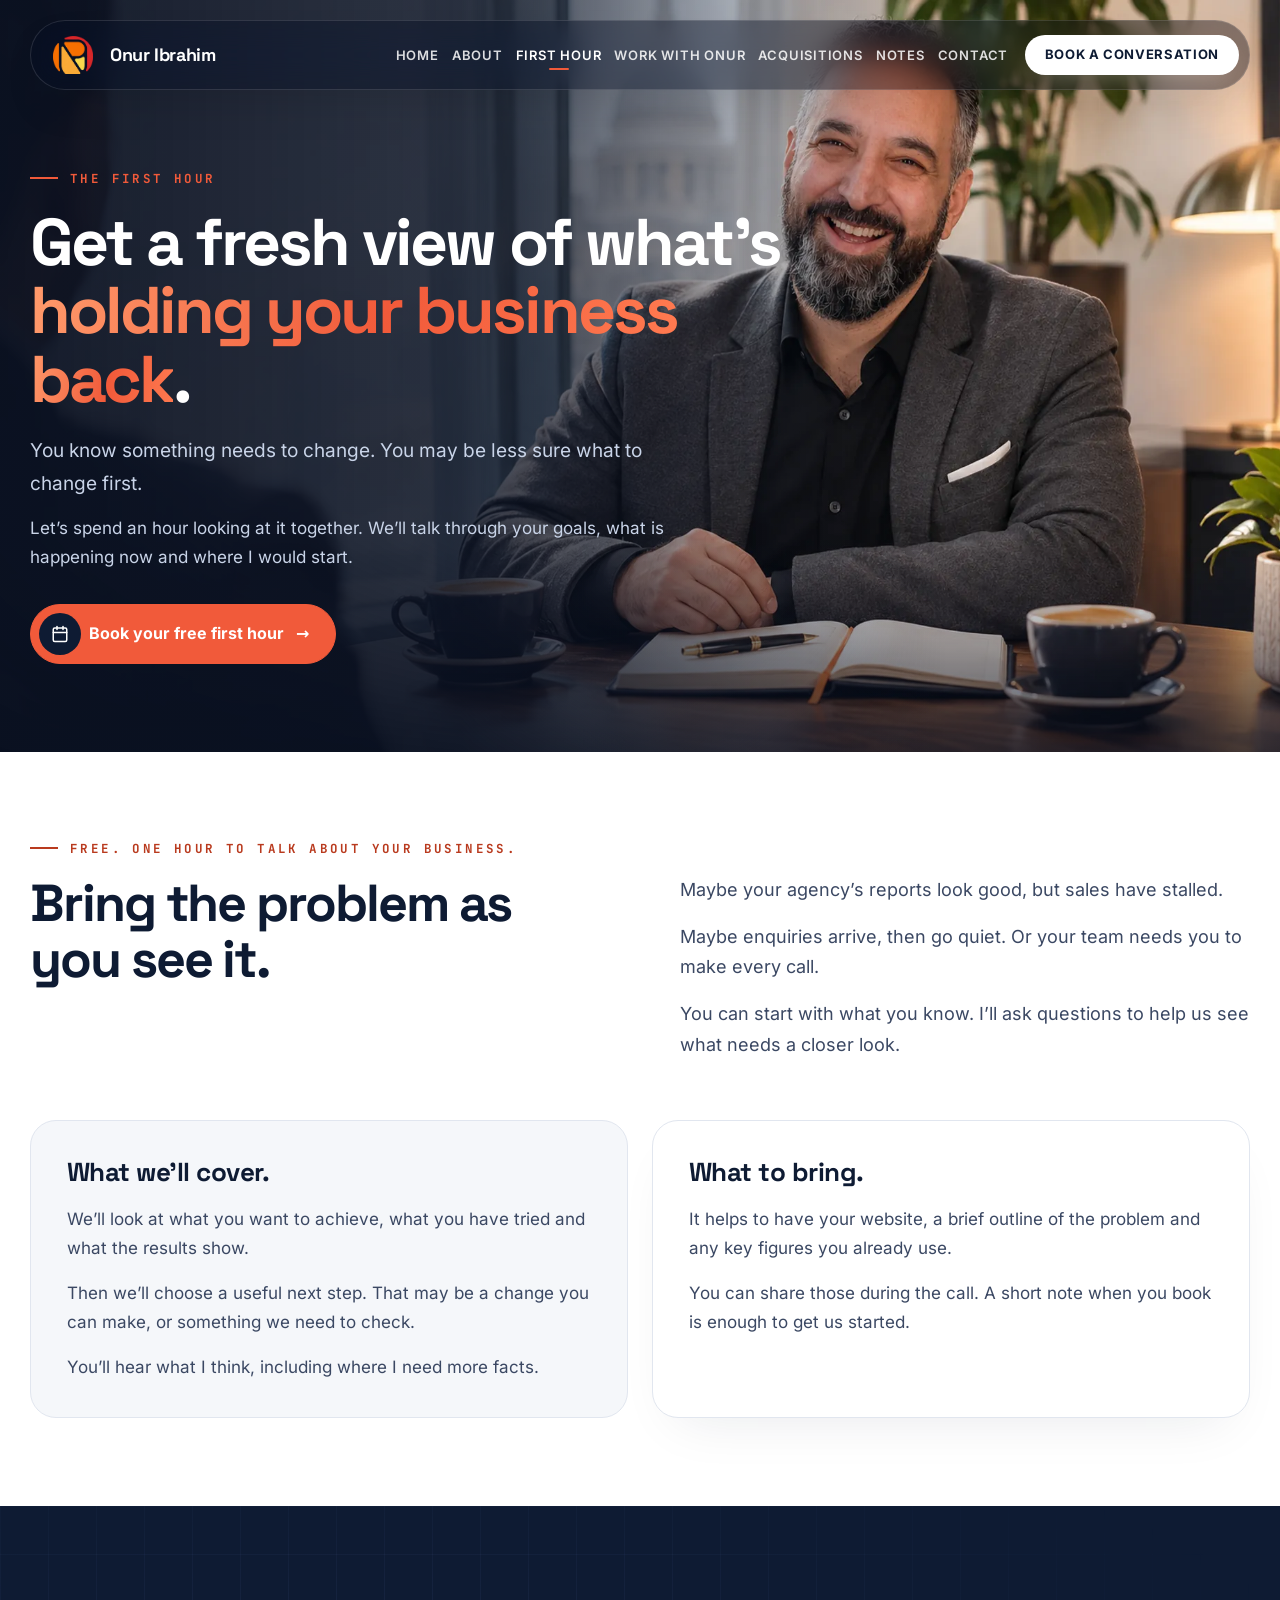
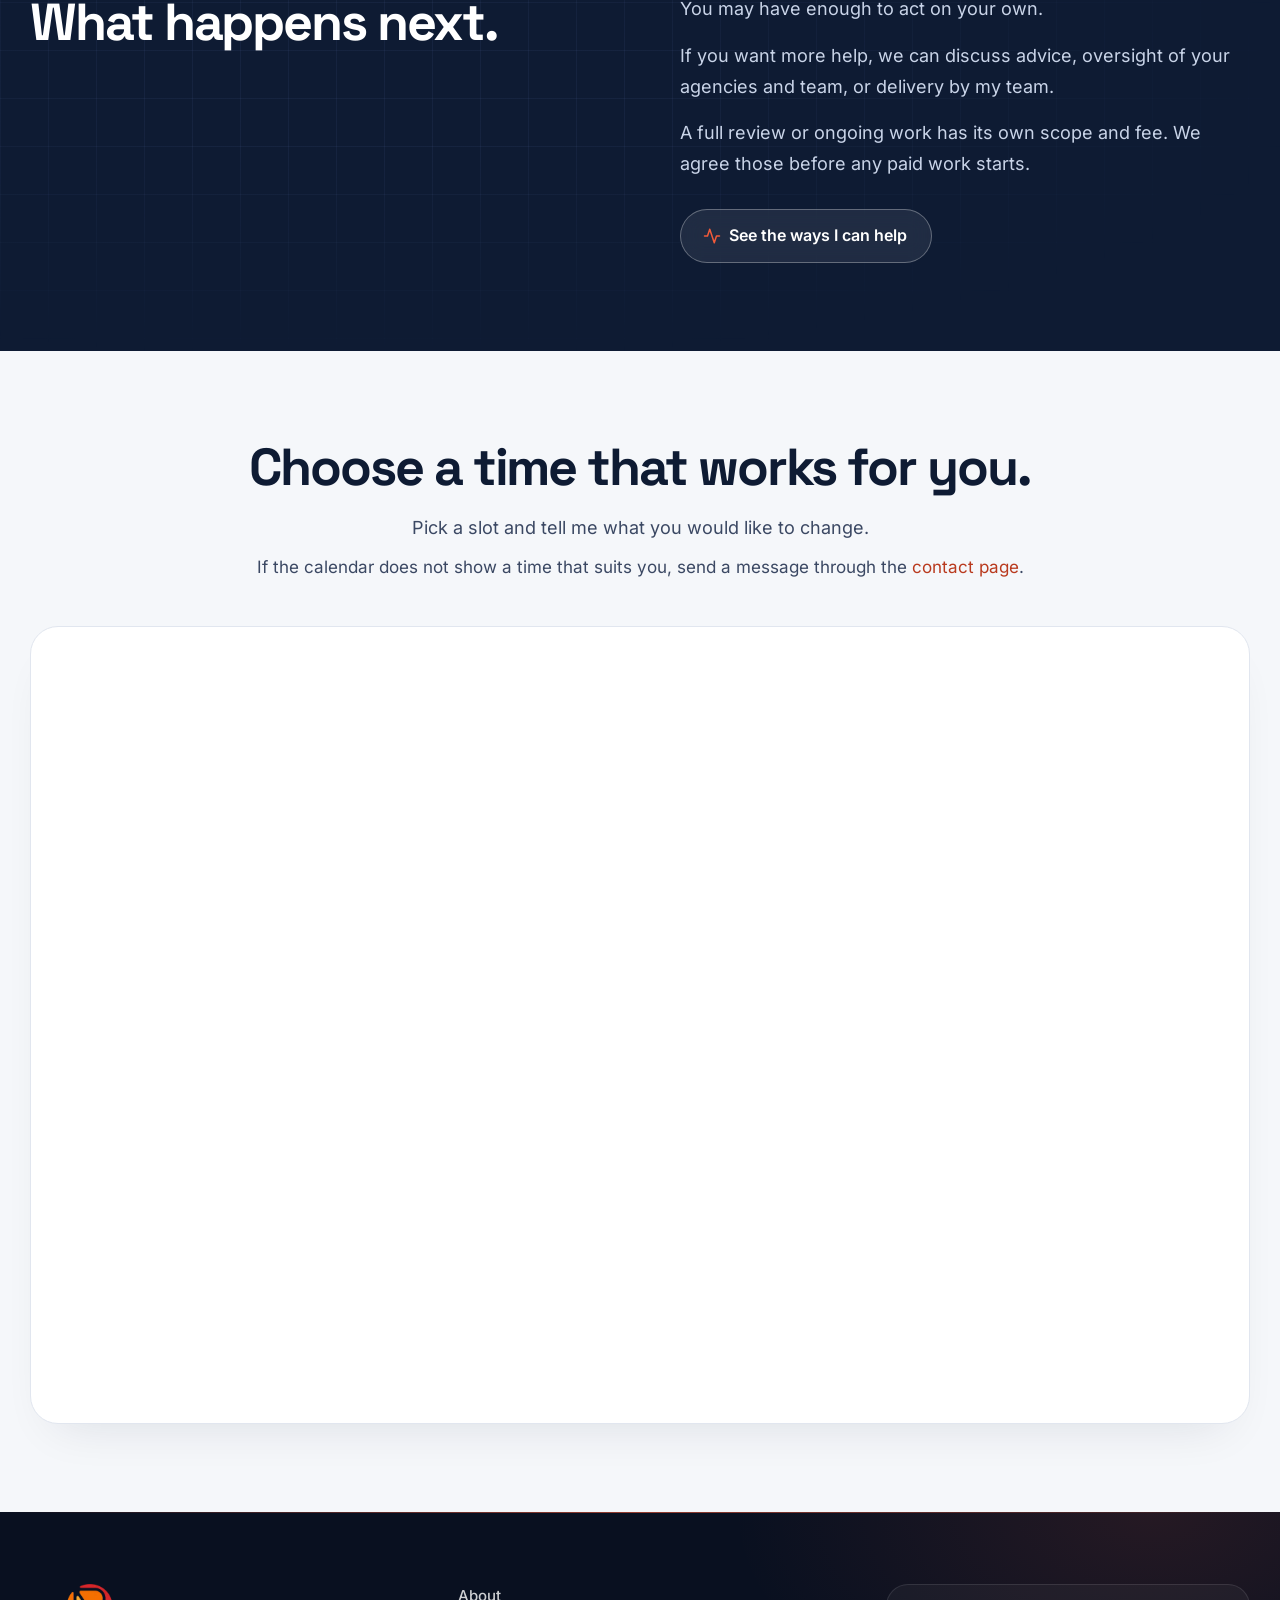
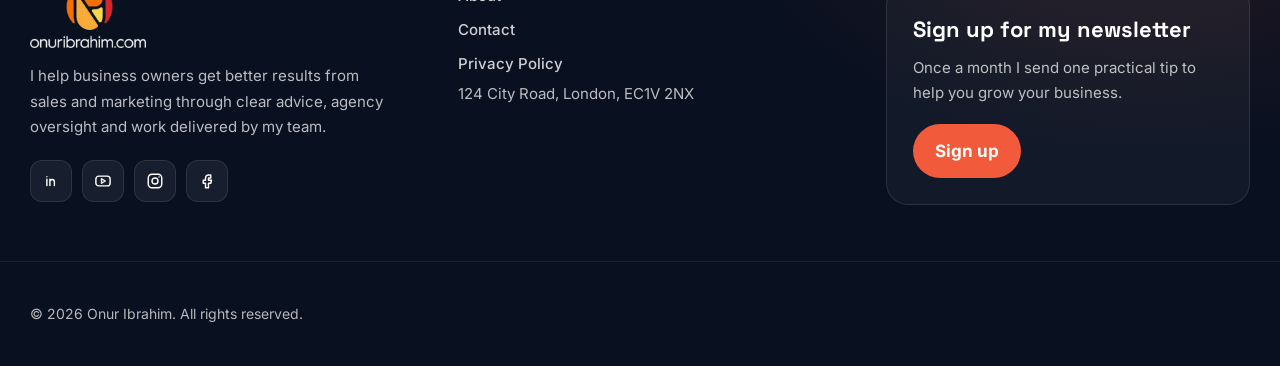
<file: the-first-hour-with-onur-ibrahim/index.html>
<!doctype html><html lang="en-US" prefix="og: https://ogp.me/ns#" class="no-js" itemtype="https://schema.org/WebPage" itemscope><head><meta charset="UTF-8"><meta name="viewport" content="width=device-width, initial-scale=1, minimum-scale=1"><link rel="preload" href="https://HamzaJaved2704.github.io/onur-ibrahim-preview/wp-content/plugins/site-design/fonts/spacegrotesk-latin.woff2" as="font" type="font/woff2" crossorigin><link rel="preload" href="https://HamzaJaved2704.github.io/onur-ibrahim-preview/wp-content/plugins/site-design/fonts/inter-latin.woff2" as="font" type="font/woff2" crossorigin><title>The First Hour With Onur Ibrahim | Free Business Growth Call</title><meta name="description" content="Talk through what is holding back sales and marketing with Onur Ibrahim. A free first hour to look at the problem and choose a useful next step."/><meta name="robots" content="noindex, nofollow"/><meta property="og:locale" content="en_US" /><meta property="og:type" content="article" /><meta property="og:title" content="The First Hour With Onur Ibrahim | Free Business Growth Call" /><meta property="og:description" content="Talk through what is holding back sales and marketing with Onur Ibrahim. A free first hour to look at the problem and choose a useful next step." /><meta property="og:url" content="https://HamzaJaved2704.github.io/onur-ibrahim-preview/the-first-hour-with-onur-ibrahim/" /><meta property="og:site_name" content="Onur Ibrahim" /><meta property="og:updated_time" content="2026-11-01T18:51:33+00:00" /><meta property="og:image" content="https://HamzaJaved2704.github.io/onur-ibrahim-preview/wp-content/uploads/2026/11/onur-ibrahim-hero-4-first-hour-s.webp" /><meta property="og:image:width" content="1000" /><meta property="og:image:height" content="750" /><meta property="og:image:alt" content="Onur Ibrahim talking with a business owner over coffee" /><meta property="og:image:type" content="image/webp" /><meta property="article:published_time" content="2026-11-01T17:42:07+00:00" /><meta property="article:modified_time" content="2026-11-01T18:51:33+00:00" /><meta name="twitter:card" content="summary_large_image" /><meta name="twitter:title" content="The First Hour With Onur Ibrahim | Free Business Growth Call" /><meta name="twitter:description" content="Talk through what is holding back sales and marketing with Onur Ibrahim. A free first hour to look at the problem and choose a useful next step." /><meta name="twitter:image" content="https://HamzaJaved2704.github.io/onur-ibrahim-preview/wp-content/uploads/2026/11/onur-ibrahim-hero-4-first-hour-s.webp" /><meta name="twitter:label1" content="Time to read" /><meta name="twitter:data1" content="1 minute" /> <script type="application/ld+json" class="rank-math-schema">{"@context":"https://schema.org","@graph":[{"@type":["Person","Organization"],"@id":"https://HamzaJaved2704.github.io/onur-ibrahim-preview/#person","name":"Onur Ibrahim","logo":{"@type":"ImageObject","@id":"https://HamzaJaved2704.github.io/onur-ibrahim-preview/#logo","url":"https://HamzaJaved2704.github.io/onur-ibrahim-preview/wp-content/uploads/2026/11/onur-ibrahim-logo-mark-v2.webp","contentUrl":"https://HamzaJaved2704.github.io/onur-ibrahim-preview/wp-content/uploads/2026/11/onur-ibrahim-logo-mark-v2.webp","caption":"Onur Ibrahim","inLanguage":"en-US"},"image":{"@type":"ImageObject","@id":"https://HamzaJaved2704.github.io/onur-ibrahim-preview/#logo","url":"https://HamzaJaved2704.github.io/onur-ibrahim-preview/wp-content/uploads/2026/11/onur-ibrahim-logo-mark-v2.webp","contentUrl":"https://HamzaJaved2704.github.io/onur-ibrahim-preview/wp-content/uploads/2026/11/onur-ibrahim-logo-mark-v2.webp","caption":"Onur Ibrahim","inLanguage":"en-US"}},{"@type":"WebSite","@id":"https://HamzaJaved2704.github.io/onur-ibrahim-preview/#website","url":"https://HamzaJaved2704.github.io/onur-ibrahim-preview","name":"Onur Ibrahim","publisher":{"@id":"https://HamzaJaved2704.github.io/onur-ibrahim-preview/#person"},"inLanguage":"en-US"},{"@type":"ImageObject","@id":"https://HamzaJaved2704.github.io/onur-ibrahim-preview/wp-content/uploads/2026/11/onur-ibrahim-hero-4-first-hour-s.webp","url":"https://HamzaJaved2704.github.io/onur-ibrahim-preview/wp-content/uploads/2026/11/onur-ibrahim-hero-4-first-hour-s.webp","width":"200","height":"200","inLanguage":"en-US"},{"@type":"WebPage","@id":"https://HamzaJaved2704.github.io/onur-ibrahim-preview/the-first-hour-with-onur-ibrahim/#webpage","url":"https://HamzaJaved2704.github.io/onur-ibrahim-preview/the-first-hour-with-onur-ibrahim/","name":"The First Hour With Onur Ibrahim | Free Business Growth Call","datePublished":"2026-11-01T17:42:07+00:00","dateModified":"2026-11-01T18:51:33+00:00","isPartOf":{"@id":"https://HamzaJaved2704.github.io/onur-ibrahim-preview/#website"},"primaryImageOfPage":{"@id":"https://HamzaJaved2704.github.io/onur-ibrahim-preview/wp-content/uploads/2026/11/onur-ibrahim-hero-4-first-hour-s.webp"},"inLanguage":"en-US"},{"@type":"Person","@id":"https://HamzaJaved2704.github.io/onur-ibrahim-preview/the-first-hour-with-onur-ibrahim/#author","name":"Onur Ibrahim","image":{"@type":"ImageObject","@id":"https://HamzaJaved2704.github.io/onur-ibrahim-preview/wp-content/plugins/site-design/assets/brand/onur-avatar.webp","url":"https://HamzaJaved2704.github.io/onur-ibrahim-preview/wp-content/plugins/site-design/assets/brand/onur-avatar.webp","caption":"Onur Ibrahim","inLanguage":"en-US"},"sameAs":["https://HamzaJaved2704.github.io/onur-ibrahim-preview"]},{"@type":"Article","headline":"The First Hour With Onur Ibrahim | Free Business Growth Call","keywords":"free first hour","datePublished":"2026-11-01T17:42:07+00:00","dateModified":"2026-11-01T18:51:33+00:00","author":{"@id":"https://HamzaJaved2704.github.io/onur-ibrahim-preview/the-first-hour-with-onur-ibrahim/#author","name":"Onur Ibrahim"},"publisher":{"@id":"https://HamzaJaved2704.github.io/onur-ibrahim-preview/#person"},"description":"Talk through what is holding back sales and marketing with Onur Ibrahim. A free first hour to look at the problem and choose a useful next step.","name":"The First Hour With Onur Ibrahim | Free Business Growth Call","@id":"https://HamzaJaved2704.github.io/onur-ibrahim-preview/the-first-hour-with-onur-ibrahim/#richSnippet","isPartOf":{"@id":"https://HamzaJaved2704.github.io/onur-ibrahim-preview/the-first-hour-with-onur-ibrahim/#webpage"},"image":{"@id":"https://HamzaJaved2704.github.io/onur-ibrahim-preview/wp-content/uploads/2026/11/onur-ibrahim-hero-4-first-hour-s.webp"},"inLanguage":"en-US","mainEntityOfPage":{"@id":"https://HamzaJaved2704.github.io/onur-ibrahim-preview/the-first-hour-with-onur-ibrahim/#webpage"}}]}</script> <link rel="alternate" type="application/rss+xml" title="Onur Ibrahim &raquo; Feed" href="https://HamzaJaved2704.github.io/onur-ibrahim-preview/feed/" /><link rel="alternate" type="application/rss+xml" title="Onur Ibrahim &raquo; Comments Feed" href="https://HamzaJaved2704.github.io/onur-ibrahim-preview/comments/feed/" /><link rel="preload" as="image" href="https://HamzaJaved2704.github.io/onur-ibrahim-preview/wp-content/uploads/2026/11/onur-ibrahim-hero-4-first-hour.webp" media="(min-width: 1025px)" fetchpriority="high"> <script data-optimized="1" src="[data-uri]" defer></script> <link rel="alternate" title="oEmbed (JSON)" type="application/json+oembed" href="https://HamzaJaved2704.github.io/onur-ibrahim-preview/wp-json/oembed/1.0/embed?url=http%3A%2F%2Flocalhost%3A8089%2Fthe-first-hour-with-onur-ibrahim%2F" /><link rel="alternate" title="oEmbed (XML)" type="text/xml+oembed" href="https://HamzaJaved2704.github.io/onur-ibrahim-preview/wp-json/oembed/1.0/embed?url=http%3A%2F%2Flocalhost%3A8089%2Fthe-first-hour-with-onur-ibrahim%2F&#038;format=xml" /><link data-optimized="2" rel="stylesheet" href="https://HamzaJaved2704.github.io/onur-ibrahim-preview/wp-content/litespeed/css/cb6b6658218ccd093eb672f0e343cd1c.css?ver=62c43" /><link rel="https://api.w.org/" href="https://HamzaJaved2704.github.io/onur-ibrahim-preview/wp-json/" /><link rel="alternate" title="JSON" type="application/json" href="https://HamzaJaved2704.github.io/onur-ibrahim-preview/wp-json/wp/v2/pages/9" /><link rel="icon" href="https://HamzaJaved2704.github.io/onur-ibrahim-preview/wp-content/uploads/2026/11/onur-ibrahim-site-icon-v2-150x150.png" sizes="32x32" /><link rel="icon" href="https://HamzaJaved2704.github.io/onur-ibrahim-preview/wp-content/uploads/2026/11/onur-ibrahim-site-icon-v2-300x300.png" sizes="192x192" /><link rel="apple-touch-icon" href="https://HamzaJaved2704.github.io/onur-ibrahim-preview/wp-content/uploads/2026/11/onur-ibrahim-site-icon-v2-300x300.png" /><meta name="msapplication-TileImage" content="https://HamzaJaved2704.github.io/onur-ibrahim-preview/wp-content/uploads/2026/11/onur-ibrahim-site-icon-v2-300x300.png" /></head><body class="wp-singular page-template-default page page-id-9 wp-custom-logo wp-embed-responsive wp-theme-kadence footer-on-bottom hide-focus-outline link-style-no-underline content-title-style-hide content-width-fullwidth content-style-unboxed content-vertical-padding-hide transparent-header mobile-transparent-header"><div id="wrapper" class="site wp-site-blocks">
<a class="skip-link screen-reader-text scroll-ignore" href="#main">Skip to content</a><header id="masthead" class="site-header" role="banner" itemtype="https://schema.org/WPHeader" itemscope><div id="main-header" class="site-header-wrap"><div class="site-header-inner-wrap"><div class="site-header-upper-wrap"><div class="site-header-upper-inner-wrap"><div class="site-main-header-wrap site-header-row-container site-header-focus-item site-header-row-layout-standard kadence-sticky-header" data-section="kadence_customizer_header_main" data-shrink="true" data-shrink-height="62" data-reveal-scroll-up="false"><div class="site-header-row-container-inner"><div class="site-container"><div class="site-main-header-inner-wrap site-header-row site-header-row-has-sides site-header-row-no-center"><div class="site-header-main-section-left site-header-section site-header-section-left"><div class="site-header-item site-header-focus-item" data-section="title_tagline"><div class="site-branding branding-layout-standard"><a class="brand has-logo-image" href="https://HamzaJaved2704.github.io/onur-ibrahim-preview/" rel="home"><img width="103" height="96" src="https://HamzaJaved2704.github.io/onur-ibrahim-preview/wp-content/uploads/2026/11/onur-ibrahim-logo-mark-v2.webp" class="custom-logo" alt="" decoding="async" /><div class="site-title-wrap"><p class="site-title">Onur Ibrahim</p></div></a></div></div></div><div class="site-header-main-section-right site-header-section site-header-section-right"><div class="site-header-item site-header-focus-item site-header-item-main-navigation header-navigation-layout-stretch-false header-navigation-layout-fill-stretch-false" data-section="kadence_customizer_primary_navigation"><nav id="site-navigation" class="main-navigation header-navigation hover-to-open nav--toggle-sub header-navigation-style-standard header-navigation-dropdown-animation-none" role="navigation" aria-label="Primary"><div class="primary-menu-container header-menu-container"><ul id="primary-menu" class="menu"><li id="menu-item-17" class="menu-item menu-item-type-post_type menu-item-object-page menu-item-home menu-item-17"><a href="https://HamzaJaved2704.github.io/onur-ibrahim-preview/">Home</a></li><li id="menu-item-18" class="menu-item menu-item-type-post_type menu-item-object-page menu-item-18"><a href="https://HamzaJaved2704.github.io/onur-ibrahim-preview/about-onur-ibrahim/">About</a></li><li id="menu-item-19" class="menu-item menu-item-type-post_type menu-item-object-page current-menu-item page_item page-item-9 current_page_item menu-item-19"><a href="https://HamzaJaved2704.github.io/onur-ibrahim-preview/the-first-hour-with-onur-ibrahim/" aria-current="page">First Hour</a></li><li id="menu-item-20" class="menu-item menu-item-type-post_type menu-item-object-page menu-item-20"><a href="https://HamzaJaved2704.github.io/onur-ibrahim-preview/work-with-onur-ibrahim/">Work With Onur</a></li><li id="menu-item-21" class="menu-item menu-item-type-post_type menu-item-object-page menu-item-21"><a href="https://HamzaJaved2704.github.io/onur-ibrahim-preview/acquisitions/">Acquisitions</a></li><li id="menu-item-22" class="menu-item menu-item-type-post_type menu-item-object-page menu-item-22"><a href="https://HamzaJaved2704.github.io/onur-ibrahim-preview/notes/">Notes</a></li><li id="menu-item-23" class="menu-item menu-item-type-post_type menu-item-object-page menu-item-23"><a href="https://HamzaJaved2704.github.io/onur-ibrahim-preview/contact-onur-ibrahim/">Contact</a></li></ul></div></nav></div><div class="site-header-item site-header-focus-item" data-section="kadence_customizer_header_button"><div class="header-button-wrap"><div class="header-button-inner-wrap"><a href="https://api.pingbean.com/widget/bookings/the-first-hour" target="_blank" rel="noopener noreferrer" class="button header-button button-size-custom button-style-filled">Book a conversation</a></div></div></div></div></div></div></div></div></div></div></div></div><div id="mobile-header" class="site-mobile-header-wrap"><div class="site-header-inner-wrap"><div class="site-header-upper-wrap"><div class="site-header-upper-inner-wrap"><div class="site-main-header-wrap site-header-focus-item site-header-row-layout-standard site-header-row-tablet-layout-default site-header-row-mobile-layout-default "><div class="site-header-row-container-inner"><div class="site-container"><div class="site-main-header-inner-wrap site-header-row site-header-row-has-sides site-header-row-no-center"><div class="site-header-main-section-left site-header-section site-header-section-left"><div class="site-header-item site-header-focus-item" data-section="title_tagline"><div class="site-branding mobile-site-branding branding-layout-standard branding-tablet-layout-standard branding-mobile-layout-standard"><a class="brand has-logo-image" href="https://HamzaJaved2704.github.io/onur-ibrahim-preview/" rel="home"><img width="103" height="96" src="https://HamzaJaved2704.github.io/onur-ibrahim-preview/wp-content/uploads/2026/11/onur-ibrahim-logo-mark-v2.webp" class="custom-logo" alt="" decoding="async" /><div class="site-title-wrap"><div class="site-title">Onur Ibrahim</div></div></a></div></div></div><div class="site-header-main-section-right site-header-section site-header-section-right"><div class="site-header-item site-header-focus-item site-header-item-navgation-popup-toggle" data-section="kadence_customizer_mobile_trigger"><div class="mobile-toggle-open-container">
<button id="mobile-toggle" class="menu-toggle-open drawer-toggle menu-toggle-style-default" aria-label="Open menu" data-toggle-target="#mobile-drawer" data-toggle-body-class="showing-popup-drawer-from-right" aria-expanded="false" data-set-focus=".menu-toggle-close"
>
<span class="menu-toggle-icon"><span class="kadence-svg-iconset"><svg aria-hidden="true" class="kadence-svg-icon kadence-menu-svg" fill="currentColor" version="1.1" xmlns="http://www.w3.org/2000/svg" width="24" height="24" viewBox="0 0 24 24"><title>Toggle Menu</title><path d="M3 13h18c0.552 0 1-0.448 1-1s-0.448-1-1-1h-18c-0.552 0-1 0.448-1 1s0.448 1 1 1zM3 7h18c0.552 0 1-0.448 1-1s-0.448-1-1-1h-18c-0.552 0-1 0.448-1 1s0.448 1 1 1zM3 19h18c0.552 0 1-0.448 1-1s-0.448-1-1-1h-18c-0.552 0-1 0.448-1 1s0.448 1 1 1z"></path>
</svg></span></span>
</button></div></div></div></div></div></div></div></div></div></div></div></header><main id="inner-wrap" class="wrap kt-clear" role="main"><div id="primary" class="content-area"><div class="content-container site-container"><div id="main" class="site-main"><div class="content-wrap"><article id="post-9" class="entry content-bg single-entry post-9 page type-page status-publish hentry"><div class="entry-content-wrap"><div class="entry-content single-content"><div class="kb-row-layout-wrap kb-row-layout-id9_e1644e-f9 alignnone kt-row-has-bg oi-hero oi-page-hero wp-block-kadence-rowlayout"><div class="kt-row-layout-overlay kt-row-overlay-gradient"></div><div class="kt-row-column-wrap kt-has-1-columns kt-row-layout-equal kt-tab-layout-inherit kt-mobile-layout-row kt-row-valign-middle kb-theme-content-width"><div class="wp-block-kadence-column kadence-column9_e6228c-5e"><div class="kt-inside-inner-col"><div class="kb-row-layout-wrap kb-row-layout-id9_096efa-47 alignnone wp-block-kadence-rowlayout"><div class="kt-row-column-wrap kt-has-2-columns kt-row-layout-left-golden kt-tab-layout-row kt-mobile-layout-row kt-row-valign-middle"><div class="wp-block-kadence-column kadence-column9_fccc99-4c"><div class="kt-inside-inner-col"><p class="kt-adv-heading9_9dcdbc-b9 oi-kick wp-block-kadence-advancedheading" data-kb-block="kb-adv-heading9_9dcdbc-b9">The First Hour</p><h1 class="kt-adv-heading9_00cdc4-80 oi-h1 wp-block-kadence-advancedheading" data-kb-block="kb-adv-heading9_00cdc4-80">Get a fresh view of what&#8217;s <mark class="kt-highlight">holding your business back</mark>.</h1><p class="oi-lead has-text-color wp-block-paragraph" style="color:#C9D4E8;margin-top:0px;margin-bottom:14px;font-size:19px">You know something needs to change. You may be less sure what to change first.</p><p class="oi-lead has-text-color wp-block-paragraph" style="color:#C9D4E8;margin-top:0px;margin-bottom:0px;font-size:17px">Let&#8217;s spend an hour looking at it together. We&#8217;ll talk through your goals, what is happening now and where I would start.</p><div class="wp-block-kadence-advancedbtn kb-buttons-wrap kb-btns9_e7dab4-c4 oi-btns"><a class="kb-button kt-button button kb-btn9_b97734-4f kt-btn-size-standard kt-btn-width-type-auto kb-btn-global-fill kt-btn-has-text-true kt-btn-has-svg-true oi-btn oi-btn-primary wp-block-kadence-singlebtn" href="#book"><span class="kb-svg-icon-wrap kb-svg-icon-fe_calendar kt-btn-icon-side-left"><svg viewBox="0 0 24 24"  fill="none" stroke="currentColor" stroke-width="2" stroke-linecap="round" stroke-linejoin="round" xmlns="http://www.w3.org/2000/svg"  aria-hidden="true"><rect x="3" y="4" width="18" height="18" rx="2" ry="2"/><line x1="16" y1="2" x2="16" y2="6"/><line x1="8" y1="2" x2="8" y2="6"/><line x1="3" y1="10" x2="21" y2="10"/></svg></span><span class="kt-btn-inner-text">Book your free first hour</span></a></div></div></div><div class="wp-block-kadence-column kadence-column9_f00579-cf"><div class="kt-inside-inner-col"></div></div></div></div><div class="kb-row-layout-wrap kb-row-layout-id9_4b37b4-c3 alignnone kb-v-lg-hidden oi-stackpic wp-block-kadence-rowlayout"><div class="kt-row-column-wrap kt-has-1-columns kt-row-layout-equal kt-tab-layout-inherit kt-mobile-layout-row kt-row-valign-top"><div class="wp-block-kadence-column kadence-column9_057b5b-bb"><div class="kt-inside-inner-col"><div class="wp-block-kadence-image kb-image9_53b468-54 oi-photo"><figure class="aligncenter size-full is-resized"><img loading="lazy" decoding="async" src="https://HamzaJaved2704.github.io/onur-ibrahim-preview/wp-content/uploads/2026/11/onur-ibrahim-hero-4-first-hour-s.webp" alt="Onur Ibrahim talking with a business owner over coffee" class="kb-img wp-image-106" width="1000" height="750" srcset="https://HamzaJaved2704.github.io/onur-ibrahim-preview/wp-content/uploads/2026/11/onur-ibrahim-hero-4-first-hour-s.webp 1000w, https://HamzaJaved2704.github.io/onur-ibrahim-preview/wp-content/uploads/2026/11/onur-ibrahim-hero-4-first-hour-s-300x225.webp 300w, https://HamzaJaved2704.github.io/onur-ibrahim-preview/wp-content/uploads/2026/11/onur-ibrahim-hero-4-first-hour-s-768x576.webp 768w" sizes="auto, (max-width: 1000px) 100vw, 1000px" /></figure></div></div></div></div></div></div></div></div></div><div class="kb-row-layout-wrap kb-row-layout-id9_081360-03 alignnone kt-row-has-bg oi-fh-bring wp-block-kadence-rowlayout"><div class="kt-row-column-wrap kt-has-1-columns kt-row-layout-equal kt-tab-layout-inherit kt-mobile-layout-row kt-row-valign-top kb-theme-content-width"><div class="wp-block-kadence-column kadence-column9_c922ae-c1"><div class="kt-inside-inner-col"><p class="kt-adv-heading9_ca0f95-ed oi-kick wp-block-kadence-advancedheading" data-kb-block="kb-adv-heading9_ca0f95-ed">Free. One hour to talk about your business.</p><div class="kb-row-layout-wrap kb-row-layout-id9_ed843a-41 alignnone wp-block-kadence-rowlayout"><div class="kt-row-column-wrap kt-has-2-columns kt-row-layout-equal kt-tab-layout-row kt-mobile-layout-row kt-row-valign-top"><div class="wp-block-kadence-column kadence-column9_88e363-49"><div class="kt-inside-inner-col"><h2 class="kt-adv-heading9_1aa9f2-36 oi-h2 wp-block-kadence-advancedheading" data-kb-block="kb-adv-heading9_1aa9f2-36">Bring the problem as you see it.</h2></div></div><div class="wp-block-kadence-column kadence-column9_f0d75c-2f"><div class="kt-inside-inner-col"><p class="wp-block-paragraph" style="margin-top:0px;margin-bottom:16px;font-size:18px">Maybe your agency&#8217;s reports look good, but sales have stalled.</p><p class="wp-block-paragraph" style="margin-top:0px;margin-bottom:16px;font-size:18px">Maybe enquiries arrive, then go quiet. Or your team needs you to make every call.</p><p class="wp-block-paragraph" style="margin-top:0px;margin-bottom:0px;font-size:18px">You can start with what you know. I&#8217;ll ask questions to help us see what needs a closer look.</p></div></div></div></div><div class="kb-row-layout-wrap kb-row-layout-id9_91fa78-ed alignnone wp-block-kadence-rowlayout"><div class="kt-row-column-wrap kt-has-2-columns kt-row-layout-equal kt-tab-layout-row kt-mobile-layout-row kt-row-valign-top kt-inner-column-height-full"><div class="wp-block-kadence-column kadence-column9_89ab85-d6 oi-step"><div class="kt-inside-inner-col"><h3 class="kt-adv-heading9_fd317a-26 oi-h3 wp-block-kadence-advancedheading" data-kb-block="kb-adv-heading9_fd317a-26">What we&#8217;ll cover.</h3><p class="wp-block-paragraph" style="margin-top:0px;margin-bottom:16px">We&#8217;ll look at what you want to achieve, what you have tried and what the results show.</p><p class="wp-block-paragraph" style="margin-top:0px;margin-bottom:16px">Then we&#8217;ll choose a useful next step. That may be a change you can make, or something we need to check.</p><p class="wp-block-paragraph" style="margin-top:0px;margin-bottom:0px">You&#8217;ll hear what I think, including where I need more facts.</p></div></div><div class="wp-block-kadence-column kadence-column9_fb274c-75 oi-step"><div class="kt-inside-inner-col"><h3 class="kt-adv-heading9_4c6ad2-b0 oi-h3 wp-block-kadence-advancedheading" data-kb-block="kb-adv-heading9_4c6ad2-b0">What to bring.</h3><p class="wp-block-paragraph" style="margin-top:0px;margin-bottom:16px">It helps to have your website, a brief outline of the problem and any key figures you already use.</p><p class="wp-block-paragraph" style="margin-top:0px;margin-bottom:0px">You can share those during the call. A short note when you book is enough to get us started.</p></div></div></div></div></div></div></div></div><div class="kb-row-layout-wrap kb-row-layout-id9_a8d759-65 alignnone kt-row-has-bg oi-fh-next oi-dark wp-block-kadence-rowlayout"><div class="kt-row-column-wrap kt-has-1-columns kt-row-layout-equal kt-tab-layout-inherit kt-mobile-layout-row kt-row-valign-top kb-theme-content-width"><div class="wp-block-kadence-column kadence-column9_c8a166-3f"><div class="kt-inside-inner-col"><div class="kb-row-layout-wrap kb-row-layout-id9_696a0e-f4 alignnone wp-block-kadence-rowlayout"><div class="kt-row-column-wrap kt-has-2-columns kt-row-layout-equal kt-tab-layout-row kt-mobile-layout-row kt-row-valign-top"><div class="wp-block-kadence-column kadence-column9_a17528-26"><div class="kt-inside-inner-col"><h2 class="kt-adv-heading9_d4a58b-7f oi-h2 wp-block-kadence-advancedheading" data-kb-block="kb-adv-heading9_d4a58b-7f">What happens next.</h2></div></div><div class="wp-block-kadence-column kadence-column9_5fdcd7-00"><div class="kt-inside-inner-col"><p class="has-text-color wp-block-paragraph" style="color:#C9D4E8;margin-top:0px;margin-bottom:16px;font-size:18px">You may have enough to act on your own.</p><p class="has-text-color wp-block-paragraph" style="color:#C9D4E8;margin-top:0px;margin-bottom:16px;font-size:18px">If you want more help, we can discuss advice, oversight of your agencies and team, or delivery by my team.</p><p class="has-text-color wp-block-paragraph" style="color:#C9D4E8;margin-top:0px;margin-bottom:0px;font-size:18px">A full review or ongoing work has its own scope and fee. We agree those before any paid work starts.</p><div class="wp-block-kadence-advancedbtn kb-buttons-wrap kb-btns9_67eefd-3d oi-btns"><a class="kb-button kt-button button kb-btn9_8baea1-7b kt-btn-size-standard kt-btn-width-type-auto kb-btn-global-fill kt-btn-has-text-true kt-btn-has-svg-true oi-btn oi-btn-ghost-dark wp-block-kadence-singlebtn" href="/onur-ibrahim-preview/work-with-onur-ibrahim/"><span class="kb-svg-icon-wrap kb-svg-icon-fe_activity kt-btn-icon-side-left"><svg viewBox="0 0 24 24"  fill="none" stroke="currentColor" stroke-width="2" stroke-linecap="round" stroke-linejoin="round" xmlns="http://www.w3.org/2000/svg"  aria-hidden="true"><polyline points="22 12 18 12 15 21 9 3 6 12 2 12"/></svg></span><span class="kt-btn-inner-text">See the ways I can help</span></a></div></div></div></div></div></div></div></div></div><div class="kb-row-layout-wrap kb-row-layout-id9_414438-c9 alignnone kt-row-has-bg oi-fh-book wp-block-kadence-rowlayout" id="book"><div class="kt-row-column-wrap kt-has-1-columns kt-row-layout-equal kt-tab-layout-inherit kt-mobile-layout-row kt-row-valign-top kb-theme-content-width"><div class="wp-block-kadence-column kadence-column9_9683f5-70"><div class="kt-inside-inner-col"><h2 class="kt-adv-heading9_867b5d-ba oi-h2 wp-block-kadence-advancedheading" data-kb-block="kb-adv-heading9_867b5d-ba">Choose a time that works for you.</h2><p class="has-text-align-center oi-lead-c wp-block-paragraph" style="margin-top:0px;margin-bottom:10px;font-size:18px">Pick a slot and tell me what you would like to change.</p><p class="has-text-align-center oi-lead-c wp-block-paragraph" style="margin-top:0px;margin-bottom:0px">If the calendar does not show a time that suits you, send a message through the <a href="/onur-ibrahim-preview/contact-onur-ibrahim/">contact page</a>.</p><div class="kb-row-layout-wrap kb-row-layout-id9_b40fe2-e3 alignnone wp-block-kadence-rowlayout"><div class="kt-row-column-wrap kt-has-1-columns kt-row-layout-equal kt-tab-layout-row kt-mobile-layout-row kt-row-valign-middle"><div class="wp-block-kadence-column kadence-column9_397c5a-94 oi-box"><div class="kt-inside-inner-col"><div class="oi-cal"><iframe src="https://api.pingbean.com/widget/bookings/the-first-hour" title="Book your free first hour" loading="lazy" scrolling="yes"></iframe></div></div></div></div></div></div></div></div></div></div></div></article></div></div></div></div></main><footer id="colophon" class="site-footer" role="contentinfo"><div class="site-footer-wrap"><div class="site-middle-footer-wrap site-footer-row-container site-footer-focus-item site-footer-row-layout-standard site-footer-row-tablet-layout-default site-footer-row-mobile-layout-default" data-section="kadence_customizer_footer_middle"><div class="site-footer-row-container-inner"><div class="site-container"><div class="site-middle-footer-inner-wrap site-footer-row site-footer-row-columns-3 site-footer-row-column-layout-left-golden site-footer-row-tablet-column-layout-row site-footer-row-mobile-column-layout-row ft-ro-dir-column ft-ro-collapse-normal ft-ro-t-dir-column ft-ro-m-dir-column ft-ro-lstyle-plain"><div class="site-footer-middle-section-1 site-footer-section footer-section-inner-items-1"><div class="footer-widget-area widget-area site-footer-focus-item footer-widget1 content-align-default content-tablet-align-default content-mobile-align-default content-valign-default content-tablet-valign-default content-mobile-valign-default" data-section="sidebar-widgets-footer1"><div class="footer-widget-area-inner site-info-inner"><section id="block-1000" class="widget widget_block widget_custom_html"><div class="oi-foot"><a class="oi-foot-brand" href="/onur-ibrahim-preview/"><img decoding="async" src="https://HamzaJaved2704.github.io/onur-ibrahim-preview/wp-content/plugins/site-design/assets/brand/logo-white.webp" width="116" height="64" alt="Onur Ibrahim" loading="lazy"></a><p>I help business owners get better results from sales and marketing through clear advice, agency oversight and work delivered by my team.</p><div class="oi-soc"><a href="https://www.linkedin.com/in/onuribrahim/" target="_blank" rel="noopener" aria-label="LinkedIn"><svg viewBox="0 0 24 24" fill="none" stroke="currentColor" stroke-width="1.9" stroke-linecap="round" stroke-linejoin="round" aria-hidden="true"><path d="M6.5 9.5V18M6.5 6.2v.1M10.5 18v-5a3 3 0 0 1 6 0v5M10.5 9.5V18"/></svg></a><a href="https://www.youtube.com/@Onur-Ibrahim" target="_blank" rel="noopener" aria-label="YouTube"><svg viewBox="0 0 24 24" fill="none" stroke="currentColor" stroke-width="1.9" stroke-linecap="round" stroke-linejoin="round" aria-hidden="true"><rect x="2.5" y="5.5" width="19" height="13" rx="4"/><path d="m10 9 5 3-5 3z"/></svg></a><a href="https://www.instagram.com/onuribrahim_official" target="_blank" rel="noopener" aria-label="Instagram"><svg viewBox="0 0 24 24" fill="none" stroke="currentColor" stroke-width="1.9" stroke-linecap="round" stroke-linejoin="round" aria-hidden="true"><rect x="3" y="3" width="18" height="18" rx="5"/><circle cx="12" cy="12" r="4"/><path d="M17.5 6.5v.1"/></svg></a><a href="https://www.facebook.com/Marketing.Life/" target="_blank" rel="noopener" aria-label="Facebook"><svg viewBox="0 0 24 24" fill="none" stroke="currentColor" stroke-width="1.9" stroke-linecap="round" stroke-linejoin="round" aria-hidden="true"><path d="M14 8h3V4h-3a4 4 0 0 0-4 4v3H7v4h3v6h4v-6h3l1-4h-4V8z"/></svg></a></div></div></section></div></div></div><div class="site-footer-middle-section-2 site-footer-section footer-section-inner-items-2"><div class="footer-widget-area widget-area site-footer-focus-item footer-navigation-wrap content-align-default content-tablet-align-default content-mobile-align-default content-valign-default content-tablet-valign-default content-mobile-valign-default footer-navigation-layout-stretch-false" data-section="kadence_customizer_footer_navigation"><div class="footer-widget-area-inner footer-navigation-inner"><nav id="footer-navigation" class="footer-navigation" role="navigation" aria-label="Footer"><div class="footer-menu-container"><ul id="footer-menu" class="menu"><li id="menu-item-24" class="menu-item menu-item-type-post_type menu-item-object-page menu-item-24"><a href="https://HamzaJaved2704.github.io/onur-ibrahim-preview/about-onur-ibrahim/">About</a></li><li id="menu-item-25" class="menu-item menu-item-type-post_type menu-item-object-page menu-item-25"><a href="https://HamzaJaved2704.github.io/onur-ibrahim-preview/contact-onur-ibrahim/">Contact</a></li><li id="menu-item-26" class="menu-item menu-item-type-post_type menu-item-object-page menu-item-privacy-policy menu-item-26"><a rel="privacy-policy" href="https://HamzaJaved2704.github.io/onur-ibrahim-preview/privacy/">Privacy Policy</a></li></ul></div></nav></div></div><div class="footer-widget-area widget-area site-footer-focus-item footer-widget2 content-align-default content-tablet-align-default content-mobile-align-default content-valign-default content-tablet-valign-default content-mobile-valign-default" data-section="sidebar-widgets-footer2"><div class="footer-widget-area-inner site-info-inner"><section id="block-1001" class="widget widget_block widget_custom_html"><div class="oi-foot"><address class="oi-addr">124 City Road, London, EC1V 2NX</address></div></section></div></div></div><div class="site-footer-middle-section-3 site-footer-section footer-section-inner-items-1"><div class="footer-widget-area widget-area site-footer-focus-item footer-widget3 content-align-default content-tablet-align-default content-mobile-align-default content-valign-default content-tablet-valign-default content-mobile-valign-default" data-section="sidebar-widgets-footer3"><div class="footer-widget-area-inner site-info-inner"><section id="block-1002" class="widget widget_block widget_custom_html"><div class="oi-news"><p class="oi-news-h">Sign up for my newsletter</p><p>Once a month I send one practical tip to help you grow your business.</p><a class="oi-news-btn" href="/onur-ibrahim-preview/contact-onur-ibrahim/">Sign up</a></div></section></div></div></div></div></div></div></div><div class="site-bottom-footer-wrap site-footer-row-container site-footer-focus-item site-footer-row-layout-standard site-footer-row-tablet-layout-default site-footer-row-mobile-layout-default" data-section="kadence_customizer_footer_bottom"><div class="site-footer-row-container-inner"><div class="site-container"><div class="site-bottom-footer-inner-wrap site-footer-row site-footer-row-columns-1 site-footer-row-column-layout-row site-footer-row-tablet-column-layout-default site-footer-row-mobile-column-layout-row ft-ro-dir-row ft-ro-collapse-normal ft-ro-t-dir-default ft-ro-m-dir-default ft-ro-lstyle-plain"><div class="site-footer-bottom-section-1 site-footer-section footer-section-inner-items-1"><div class="footer-widget-area site-info site-footer-focus-item content-align-left content-tablet-align-left content-mobile-align-left content-valign-default content-tablet-valign-default content-mobile-valign-default" data-section="kadence_customizer_footer_html"><div class="footer-widget-area-inner site-info-inner"><div class="footer-html inner-link-style-normal"><div class="footer-html-inner"><p>© 2026 Onur Ibrahim. All rights reserved.</p></div></div></div></div></div></div></div></div></div></div></footer></div> <script data-optimized="1" src="[data-uri]" defer></script> <script type="speculationrules">{"prefetch":[{"source":"document","where":{"and":[{"href_matches":"/*"},{"not":{"href_matches":["/wp-*.php","/wp-admin/*","/wp-content/uploads/*","/wp-content/*","/wp-content/plugins/*","/wp-content/themes/kadence/*","/*\\?(.+)"]}},{"not":{"selector_matches":"a[rel~=\"nofollow\"]"}},{"not":{"selector_matches":".no-prefetch, .no-prefetch a"}}]},"eagerness":"conservative"}]}</script> <a id="kt-scroll-up" tabindex="-1" aria-hidden="true" aria-label="Scroll to top" href="#wrapper" class="kadence-scroll-to-top scroll-up-wrap scroll-ignore scroll-up-side-right scroll-up-style-filled vs-lg-true vs-md-true vs-sm-false"><span class="kadence-svg-iconset"><svg aria-hidden="true" class="kadence-svg-icon kadence-arrow-up-svg" fill="currentColor" version="1.1" xmlns="http://www.w3.org/2000/svg" width="24" height="24" viewBox="0 0 24 24"><title>Scroll to top</title><path d="M5.707 12.707l5.293-5.293v11.586c0 0.552 0.448 1 1 1s1-0.448 1-1v-11.586l5.293 5.293c0.391 0.391 1.024 0.391 1.414 0s0.391-1.024 0-1.414l-7-7c-0.092-0.092-0.202-0.166-0.324-0.217s-0.253-0.076-0.383-0.076c-0.256 0-0.512 0.098-0.707 0.293l-7 7c-0.391 0.391-0.391 1.024 0 1.414s1.024 0.391 1.414 0z"></path>
</svg></span></a><button id="kt-scroll-up-reader" href="#wrapper" aria-label="Scroll to top" class="kadence-scroll-to-top scroll-up-wrap scroll-ignore scroll-up-side-right scroll-up-style-filled vs-lg-true vs-md-true vs-sm-false"><span class="kadence-svg-iconset"><svg aria-hidden="true" class="kadence-svg-icon kadence-arrow-up-svg" fill="currentColor" version="1.1" xmlns="http://www.w3.org/2000/svg" width="24" height="24" viewBox="0 0 24 24"><title>Scroll to top</title><path d="M5.707 12.707l5.293-5.293v11.586c0 0.552 0.448 1 1 1s1-0.448 1-1v-11.586l5.293 5.293c0.391 0.391 1.024 0.391 1.414 0s0.391-1.024 0-1.414l-7-7c-0.092-0.092-0.202-0.166-0.324-0.217s-0.253-0.076-0.383-0.076c-0.256 0-0.512 0.098-0.707 0.293l-7 7c-0.391 0.391-0.391 1.024 0 1.414s1.024 0.391 1.414 0z"></path>
</svg></span></button><div id="mobile-drawer" class="popup-drawer popup-drawer-layout-sidepanel popup-drawer-animation-fade popup-drawer-side-right" data-drawer-target-string="#mobile-drawer"
><div class="drawer-overlay" data-drawer-target-string="#mobile-drawer"></div><div class="drawer-inner"><div class="drawer-header">
<button class="menu-toggle-close drawer-toggle" aria-label="Close menu"  data-toggle-target="#mobile-drawer" data-toggle-body-class="showing-popup-drawer-from-right" aria-expanded="false" data-set-focus=".menu-toggle-open"
>
<span class="toggle-close-bar"></span>
<span class="toggle-close-bar"></span>
</button></div><div class="drawer-content mobile-drawer-content content-align-left content-valign-top"><div class="site-header-item site-header-focus-item site-header-item-mobile-navigation mobile-navigation-layout-stretch-false" data-section="kadence_customizer_mobile_navigation"><nav id="mobile-site-navigation" class="mobile-navigation drawer-navigation drawer-navigation-parent-toggle-false" role="navigation" aria-label="Primary Mobile"><div class="mobile-menu-container drawer-menu-container"><ul id="mobile-menu" class="menu has-collapse-sub-nav"><li class="menu-item menu-item-type-post_type menu-item-object-page menu-item-home menu-item-17"><a href="https://HamzaJaved2704.github.io/onur-ibrahim-preview/">Home</a></li><li class="menu-item menu-item-type-post_type menu-item-object-page menu-item-18"><a href="https://HamzaJaved2704.github.io/onur-ibrahim-preview/about-onur-ibrahim/">About</a></li><li class="menu-item menu-item-type-post_type menu-item-object-page current-menu-item page_item page-item-9 current_page_item menu-item-19"><a href="https://HamzaJaved2704.github.io/onur-ibrahim-preview/the-first-hour-with-onur-ibrahim/" aria-current="page">First Hour</a></li><li class="menu-item menu-item-type-post_type menu-item-object-page menu-item-20"><a href="https://HamzaJaved2704.github.io/onur-ibrahim-preview/work-with-onur-ibrahim/">Work With Onur</a></li><li class="menu-item menu-item-type-post_type menu-item-object-page menu-item-21"><a href="https://HamzaJaved2704.github.io/onur-ibrahim-preview/acquisitions/">Acquisitions</a></li><li class="menu-item menu-item-type-post_type menu-item-object-page menu-item-22"><a href="https://HamzaJaved2704.github.io/onur-ibrahim-preview/notes/">Notes</a></li><li class="menu-item menu-item-type-post_type menu-item-object-page menu-item-23"><a href="https://HamzaJaved2704.github.io/onur-ibrahim-preview/contact-onur-ibrahim/">Contact</a></li></ul></div></nav></div><div class="site-header-item site-header-focus-item" data-section="kadence_customizer_mobile_button"><div class="mobile-header-button-wrap"><div class="mobile-header-button-inner-wrap"><a href="https://api.pingbean.com/widget/bookings/the-first-hour" target="_blank" rel="noopener noreferrer" class="button mobile-header-button button-size-medium button-style-filled">Book a conversation</a></div></div></div></div></div></div> <script data-optimized="1" id="kadence-navigation-js-extra" src="[data-uri]" defer></script> <script data-optimized="1" id="kadence-navigation-js" src="https://HamzaJaved2704.github.io/onur-ibrahim-preview/wp-content/litespeed/js/0e484a8337e575f90dd39ad41eda18cd.js?ver=55451" defer data-deferred="1"></script> </body></html>
<!-- Page optimized by LiteSpeed Cache @2026-11-01 20:34:43 -->

<!-- Page supported by LiteSpeed Cache 7.9.1 on 2026-11-01 20:34:43 -->
</file>
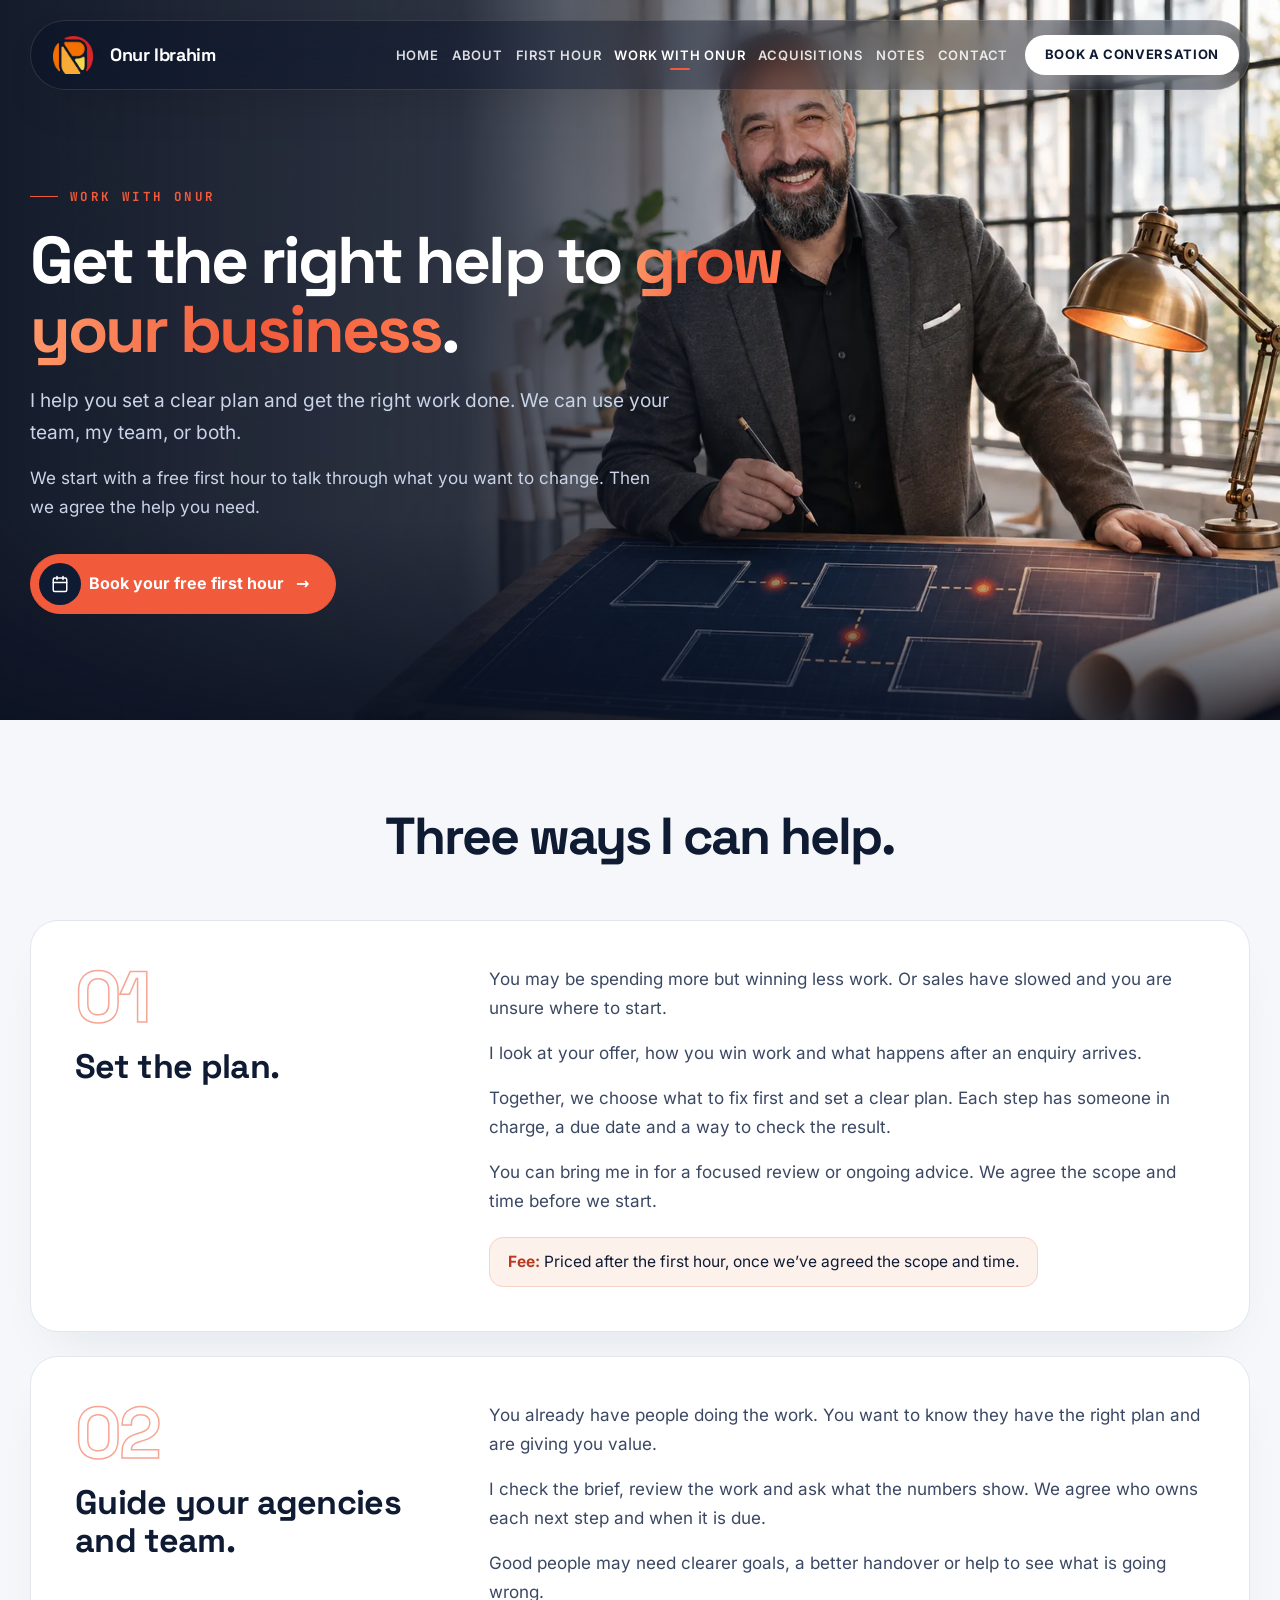
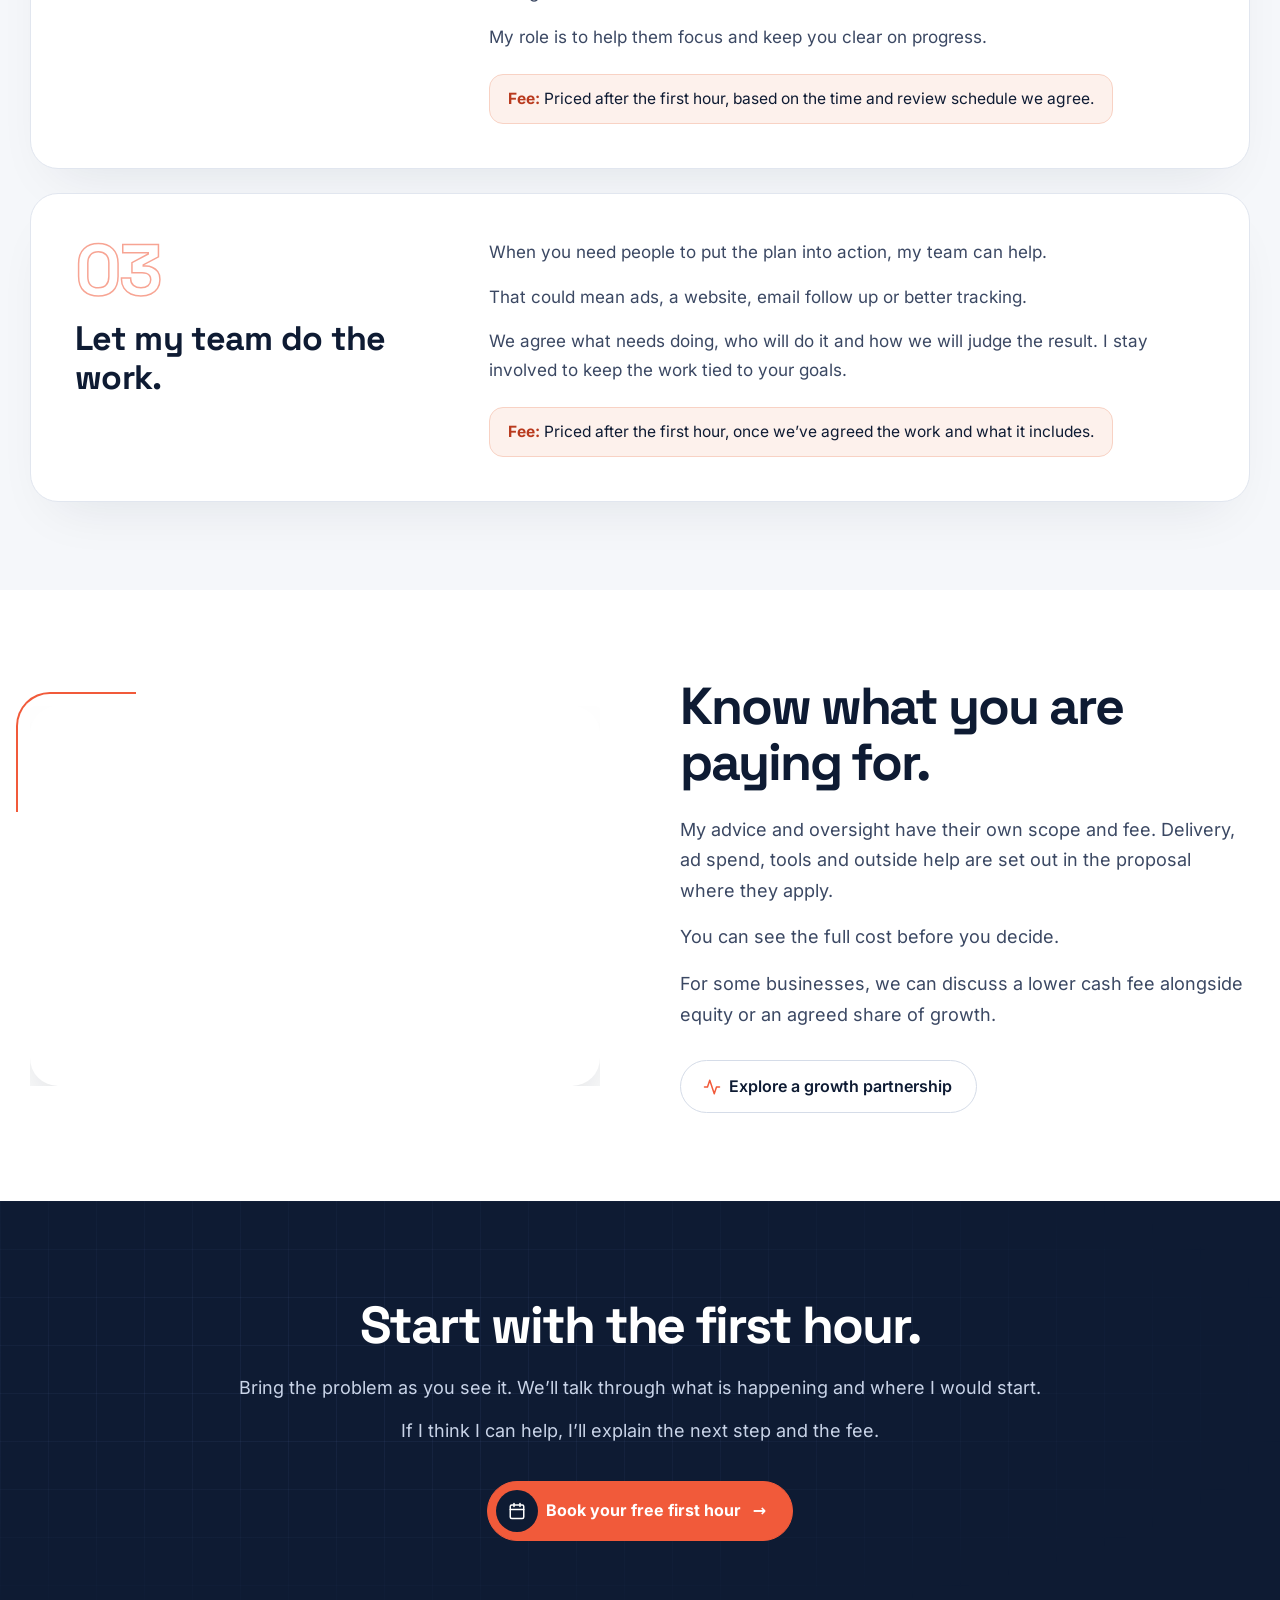
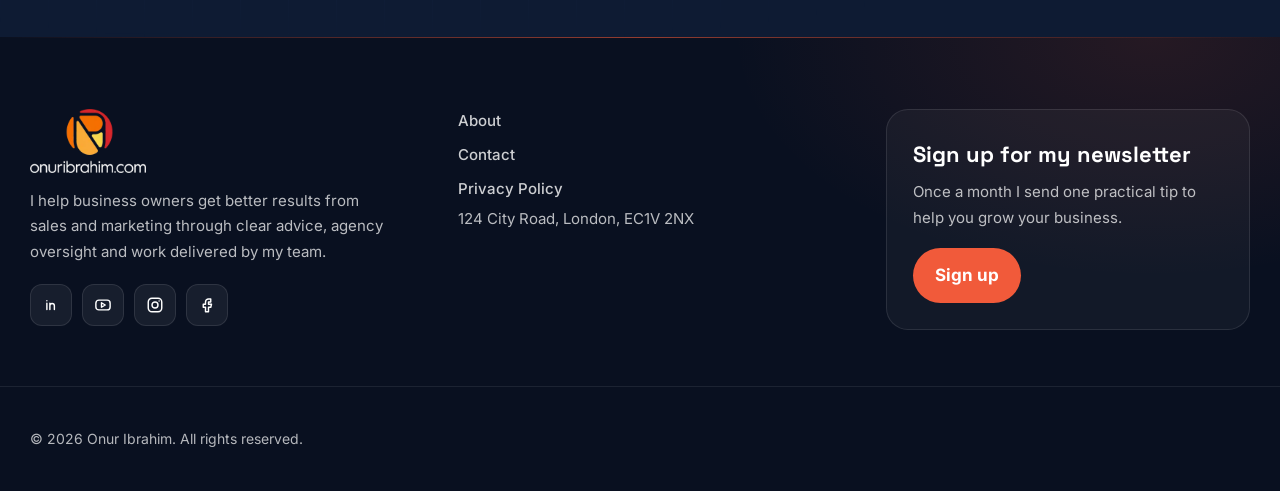
<file: work-with-onur-ibrahim/index.html>
<!doctype html><html lang="en-US" prefix="og: https://ogp.me/ns#" class="no-js" itemtype="https://schema.org/WebPage" itemscope><head><meta charset="UTF-8"><meta name="viewport" content="width=device-width, initial-scale=1, minimum-scale=1"><link rel="preload" href="https://HamzaJaved2704.github.io/onur-ibrahim-preview/wp-content/plugins/site-design/fonts/spacegrotesk-latin.woff2" as="font" type="font/woff2" crossorigin><link rel="preload" href="https://HamzaJaved2704.github.io/onur-ibrahim-preview/wp-content/plugins/site-design/fonts/inter-latin.woff2" as="font" type="font/woff2" crossorigin><title>Work With Onur Ibrahim | Advice, Oversight and Delivery</title><meta name="description" content="Choose clear advice, help with your agencies and team, or delivery by Onur’s team. Start with a free first hour and agree the work and fee up front."/><meta name="robots" content="noindex, nofollow"/><meta property="og:locale" content="en_US" /><meta property="og:type" content="article" /><meta property="og:title" content="Work With Onur Ibrahim | Advice, Oversight and Delivery" /><meta property="og:description" content="Choose clear advice, help with your agencies and team, or delivery by Onur’s team. Start with a free first hour and agree the work and fee up front." /><meta property="og:url" content="https://HamzaJaved2704.github.io/onur-ibrahim-preview/work-with-onur-ibrahim/" /><meta property="og:site_name" content="Onur Ibrahim" /><meta property="og:updated_time" content="2026-11-01T18:51:03+00:00" /><meta property="og:image" content="https://HamzaJaved2704.github.io/onur-ibrahim-preview/wp-content/uploads/2026/11/onur-ibrahim-hero-2-architect-studio-s.webp" /><meta property="og:image:width" content="1000" /><meta property="og:image:height" content="750" /><meta property="og:image:alt" content="Onur Ibrahim at a drafting table with a business flow plan" /><meta property="og:image:type" content="image/webp" /><meta property="article:published_time" content="2026-11-01T17:42:07+00:00" /><meta property="article:modified_time" content="2026-11-01T18:51:03+00:00" /><meta name="twitter:card" content="summary_large_image" /><meta name="twitter:title" content="Work With Onur Ibrahim | Advice, Oversight and Delivery" /><meta name="twitter:description" content="Choose clear advice, help with your agencies and team, or delivery by Onur’s team. Start with a free first hour and agree the work and fee up front." /><meta name="twitter:image" content="https://HamzaJaved2704.github.io/onur-ibrahim-preview/wp-content/uploads/2026/11/onur-ibrahim-hero-2-architect-studio-s.webp" /><meta name="twitter:label1" content="Time to read" /><meta name="twitter:data1" content="2 minutes" /> <script type="application/ld+json" class="rank-math-schema">{"@context":"https://schema.org","@graph":[{"@type":["Person","Organization"],"@id":"https://HamzaJaved2704.github.io/onur-ibrahim-preview/#person","name":"Onur Ibrahim","logo":{"@type":"ImageObject","@id":"https://HamzaJaved2704.github.io/onur-ibrahim-preview/#logo","url":"https://HamzaJaved2704.github.io/onur-ibrahim-preview/wp-content/uploads/2026/11/onur-ibrahim-logo-mark-v2.webp","contentUrl":"https://HamzaJaved2704.github.io/onur-ibrahim-preview/wp-content/uploads/2026/11/onur-ibrahim-logo-mark-v2.webp","caption":"Onur Ibrahim","inLanguage":"en-US"},"image":{"@type":"ImageObject","@id":"https://HamzaJaved2704.github.io/onur-ibrahim-preview/#logo","url":"https://HamzaJaved2704.github.io/onur-ibrahim-preview/wp-content/uploads/2026/11/onur-ibrahim-logo-mark-v2.webp","contentUrl":"https://HamzaJaved2704.github.io/onur-ibrahim-preview/wp-content/uploads/2026/11/onur-ibrahim-logo-mark-v2.webp","caption":"Onur Ibrahim","inLanguage":"en-US"}},{"@type":"WebSite","@id":"https://HamzaJaved2704.github.io/onur-ibrahim-preview/#website","url":"https://HamzaJaved2704.github.io/onur-ibrahim-preview","name":"Onur Ibrahim","publisher":{"@id":"https://HamzaJaved2704.github.io/onur-ibrahim-preview/#person"},"inLanguage":"en-US"},{"@type":"ImageObject","@id":"https://HamzaJaved2704.github.io/onur-ibrahim-preview/wp-content/uploads/2026/11/onur-ibrahim-hero-2-architect-studio-s.webp","url":"https://HamzaJaved2704.github.io/onur-ibrahim-preview/wp-content/uploads/2026/11/onur-ibrahim-hero-2-architect-studio-s.webp","width":"200","height":"200","inLanguage":"en-US"},{"@type":"WebPage","@id":"https://HamzaJaved2704.github.io/onur-ibrahim-preview/work-with-onur-ibrahim/#webpage","url":"https://HamzaJaved2704.github.io/onur-ibrahim-preview/work-with-onur-ibrahim/","name":"Work With Onur Ibrahim | Advice, Oversight and Delivery","datePublished":"2026-11-01T17:42:07+00:00","dateModified":"2026-11-01T18:51:03+00:00","isPartOf":{"@id":"https://HamzaJaved2704.github.io/onur-ibrahim-preview/#website"},"primaryImageOfPage":{"@id":"https://HamzaJaved2704.github.io/onur-ibrahim-preview/wp-content/uploads/2026/11/onur-ibrahim-hero-2-architect-studio-s.webp"},"inLanguage":"en-US"},{"@type":"Person","@id":"https://HamzaJaved2704.github.io/onur-ibrahim-preview/work-with-onur-ibrahim/#author","name":"Onur Ibrahim","image":{"@type":"ImageObject","@id":"https://HamzaJaved2704.github.io/onur-ibrahim-preview/wp-content/plugins/site-design/assets/brand/onur-avatar.webp","url":"https://HamzaJaved2704.github.io/onur-ibrahim-preview/wp-content/plugins/site-design/assets/brand/onur-avatar.webp","caption":"Onur Ibrahim","inLanguage":"en-US"},"sameAs":["https://HamzaJaved2704.github.io/onur-ibrahim-preview"]},{"@type":"Article","headline":"Work With Onur Ibrahim | Advice, Oversight and Delivery","keywords":"grow your business","datePublished":"2026-11-01T17:42:07+00:00","dateModified":"2026-11-01T18:51:03+00:00","author":{"@id":"https://HamzaJaved2704.github.io/onur-ibrahim-preview/work-with-onur-ibrahim/#author","name":"Onur Ibrahim"},"publisher":{"@id":"https://HamzaJaved2704.github.io/onur-ibrahim-preview/#person"},"description":"Choose clear advice, help with your agencies and team, or delivery by Onur\u2019s team. Start with a free first hour and agree the work and fee up front.","name":"Work With Onur Ibrahim | Advice, Oversight and Delivery","@id":"https://HamzaJaved2704.github.io/onur-ibrahim-preview/work-with-onur-ibrahim/#richSnippet","isPartOf":{"@id":"https://HamzaJaved2704.github.io/onur-ibrahim-preview/work-with-onur-ibrahim/#webpage"},"image":{"@id":"https://HamzaJaved2704.github.io/onur-ibrahim-preview/wp-content/uploads/2026/11/onur-ibrahim-hero-2-architect-studio-s.webp"},"inLanguage":"en-US","mainEntityOfPage":{"@id":"https://HamzaJaved2704.github.io/onur-ibrahim-preview/work-with-onur-ibrahim/#webpage"}}]}</script> <link rel="alternate" type="application/rss+xml" title="Onur Ibrahim &raquo; Feed" href="https://HamzaJaved2704.github.io/onur-ibrahim-preview/feed/" /><link rel="alternate" type="application/rss+xml" title="Onur Ibrahim &raquo; Comments Feed" href="https://HamzaJaved2704.github.io/onur-ibrahim-preview/comments/feed/" /><link rel="preload" as="image" href="https://HamzaJaved2704.github.io/onur-ibrahim-preview/wp-content/uploads/2026/11/onur-ibrahim-hero-2-architect-studio.webp" media="(min-width: 1025px)" fetchpriority="high"> <script data-optimized="1" src="[data-uri]" defer></script> <link rel="alternate" title="oEmbed (JSON)" type="application/json+oembed" href="https://HamzaJaved2704.github.io/onur-ibrahim-preview/wp-json/oembed/1.0/embed?url=http%3A%2F%2Flocalhost%3A8089%2Fwork-with-onur-ibrahim%2F" /><link rel="alternate" title="oEmbed (XML)" type="text/xml+oembed" href="https://HamzaJaved2704.github.io/onur-ibrahim-preview/wp-json/oembed/1.0/embed?url=http%3A%2F%2Flocalhost%3A8089%2Fwork-with-onur-ibrahim%2F&#038;format=xml" /><link data-optimized="2" rel="stylesheet" href="https://HamzaJaved2704.github.io/onur-ibrahim-preview/wp-content/litespeed/css/b4c865900deef34e909e563a035b860c.css?ver=62c43" /><link rel="https://api.w.org/" href="https://HamzaJaved2704.github.io/onur-ibrahim-preview/wp-json/" /><link rel="alternate" title="JSON" type="application/json" href="https://HamzaJaved2704.github.io/onur-ibrahim-preview/wp-json/wp/v2/pages/8" /><link rel="icon" href="https://HamzaJaved2704.github.io/onur-ibrahim-preview/wp-content/uploads/2026/11/onur-ibrahim-site-icon-v2-150x150.png" sizes="32x32" /><link rel="icon" href="https://HamzaJaved2704.github.io/onur-ibrahim-preview/wp-content/uploads/2026/11/onur-ibrahim-site-icon-v2-300x300.png" sizes="192x192" /><link rel="apple-touch-icon" href="https://HamzaJaved2704.github.io/onur-ibrahim-preview/wp-content/uploads/2026/11/onur-ibrahim-site-icon-v2-300x300.png" /><meta name="msapplication-TileImage" content="https://HamzaJaved2704.github.io/onur-ibrahim-preview/wp-content/uploads/2026/11/onur-ibrahim-site-icon-v2-300x300.png" /></head><body class="wp-singular page-template-default page page-id-8 wp-custom-logo wp-embed-responsive wp-theme-kadence footer-on-bottom hide-focus-outline link-style-no-underline content-title-style-hide content-width-fullwidth content-style-unboxed content-vertical-padding-hide transparent-header mobile-transparent-header"><div id="wrapper" class="site wp-site-blocks">
<a class="skip-link screen-reader-text scroll-ignore" href="#main">Skip to content</a><header id="masthead" class="site-header" role="banner" itemtype="https://schema.org/WPHeader" itemscope><div id="main-header" class="site-header-wrap"><div class="site-header-inner-wrap"><div class="site-header-upper-wrap"><div class="site-header-upper-inner-wrap"><div class="site-main-header-wrap site-header-row-container site-header-focus-item site-header-row-layout-standard kadence-sticky-header" data-section="kadence_customizer_header_main" data-shrink="true" data-shrink-height="62" data-reveal-scroll-up="false"><div class="site-header-row-container-inner"><div class="site-container"><div class="site-main-header-inner-wrap site-header-row site-header-row-has-sides site-header-row-no-center"><div class="site-header-main-section-left site-header-section site-header-section-left"><div class="site-header-item site-header-focus-item" data-section="title_tagline"><div class="site-branding branding-layout-standard"><a class="brand has-logo-image" href="https://HamzaJaved2704.github.io/onur-ibrahim-preview/" rel="home"><img width="103" height="96" src="https://HamzaJaved2704.github.io/onur-ibrahim-preview/wp-content/uploads/2026/11/onur-ibrahim-logo-mark-v2.webp" class="custom-logo" alt="" decoding="async" /><div class="site-title-wrap"><p class="site-title">Onur Ibrahim</p></div></a></div></div></div><div class="site-header-main-section-right site-header-section site-header-section-right"><div class="site-header-item site-header-focus-item site-header-item-main-navigation header-navigation-layout-stretch-false header-navigation-layout-fill-stretch-false" data-section="kadence_customizer_primary_navigation"><nav id="site-navigation" class="main-navigation header-navigation hover-to-open nav--toggle-sub header-navigation-style-standard header-navigation-dropdown-animation-none" role="navigation" aria-label="Primary"><div class="primary-menu-container header-menu-container"><ul id="primary-menu" class="menu"><li id="menu-item-17" class="menu-item menu-item-type-post_type menu-item-object-page menu-item-home menu-item-17"><a href="https://HamzaJaved2704.github.io/onur-ibrahim-preview/">Home</a></li><li id="menu-item-18" class="menu-item menu-item-type-post_type menu-item-object-page menu-item-18"><a href="https://HamzaJaved2704.github.io/onur-ibrahim-preview/about-onur-ibrahim/">About</a></li><li id="menu-item-19" class="menu-item menu-item-type-post_type menu-item-object-page menu-item-19"><a href="https://HamzaJaved2704.github.io/onur-ibrahim-preview/the-first-hour-with-onur-ibrahim/">First Hour</a></li><li id="menu-item-20" class="menu-item menu-item-type-post_type menu-item-object-page current-menu-item page_item page-item-8 current_page_item menu-item-20"><a href="https://HamzaJaved2704.github.io/onur-ibrahim-preview/work-with-onur-ibrahim/" aria-current="page">Work With Onur</a></li><li id="menu-item-21" class="menu-item menu-item-type-post_type menu-item-object-page menu-item-21"><a href="https://HamzaJaved2704.github.io/onur-ibrahim-preview/acquisitions/">Acquisitions</a></li><li id="menu-item-22" class="menu-item menu-item-type-post_type menu-item-object-page menu-item-22"><a href="https://HamzaJaved2704.github.io/onur-ibrahim-preview/notes/">Notes</a></li><li id="menu-item-23" class="menu-item menu-item-type-post_type menu-item-object-page menu-item-23"><a href="https://HamzaJaved2704.github.io/onur-ibrahim-preview/contact-onur-ibrahim/">Contact</a></li></ul></div></nav></div><div class="site-header-item site-header-focus-item" data-section="kadence_customizer_header_button"><div class="header-button-wrap"><div class="header-button-inner-wrap"><a href="https://api.pingbean.com/widget/bookings/the-first-hour" target="_blank" rel="noopener noreferrer" class="button header-button button-size-custom button-style-filled">Book a conversation</a></div></div></div></div></div></div></div></div></div></div></div></div><div id="mobile-header" class="site-mobile-header-wrap"><div class="site-header-inner-wrap"><div class="site-header-upper-wrap"><div class="site-header-upper-inner-wrap"><div class="site-main-header-wrap site-header-focus-item site-header-row-layout-standard site-header-row-tablet-layout-default site-header-row-mobile-layout-default "><div class="site-header-row-container-inner"><div class="site-container"><div class="site-main-header-inner-wrap site-header-row site-header-row-has-sides site-header-row-no-center"><div class="site-header-main-section-left site-header-section site-header-section-left"><div class="site-header-item site-header-focus-item" data-section="title_tagline"><div class="site-branding mobile-site-branding branding-layout-standard branding-tablet-layout-standard branding-mobile-layout-standard"><a class="brand has-logo-image" href="https://HamzaJaved2704.github.io/onur-ibrahim-preview/" rel="home"><img width="103" height="96" src="https://HamzaJaved2704.github.io/onur-ibrahim-preview/wp-content/uploads/2026/11/onur-ibrahim-logo-mark-v2.webp" class="custom-logo" alt="" decoding="async" /><div class="site-title-wrap"><div class="site-title">Onur Ibrahim</div></div></a></div></div></div><div class="site-header-main-section-right site-header-section site-header-section-right"><div class="site-header-item site-header-focus-item site-header-item-navgation-popup-toggle" data-section="kadence_customizer_mobile_trigger"><div class="mobile-toggle-open-container">
<button id="mobile-toggle" class="menu-toggle-open drawer-toggle menu-toggle-style-default" aria-label="Open menu" data-toggle-target="#mobile-drawer" data-toggle-body-class="showing-popup-drawer-from-right" aria-expanded="false" data-set-focus=".menu-toggle-close"
>
<span class="menu-toggle-icon"><span class="kadence-svg-iconset"><svg aria-hidden="true" class="kadence-svg-icon kadence-menu-svg" fill="currentColor" version="1.1" xmlns="http://www.w3.org/2000/svg" width="24" height="24" viewBox="0 0 24 24"><title>Toggle Menu</title><path d="M3 13h18c0.552 0 1-0.448 1-1s-0.448-1-1-1h-18c-0.552 0-1 0.448-1 1s0.448 1 1 1zM3 7h18c0.552 0 1-0.448 1-1s-0.448-1-1-1h-18c-0.552 0-1 0.448-1 1s0.448 1 1 1zM3 19h18c0.552 0 1-0.448 1-1s-0.448-1-1-1h-18c-0.552 0-1 0.448-1 1s0.448 1 1 1z"></path>
</svg></span></span>
</button></div></div></div></div></div></div></div></div></div></div></div></header><main id="inner-wrap" class="wrap kt-clear" role="main"><div id="primary" class="content-area"><div class="content-container site-container"><div id="main" class="site-main"><div class="content-wrap"><article id="post-8" class="entry content-bg single-entry post-8 page type-page status-publish hentry"><div class="entry-content-wrap"><div class="entry-content single-content"><div class="kb-row-layout-wrap kb-row-layout-id8_b70ea0-d7 alignnone kt-row-has-bg oi-hero oi-page-hero wp-block-kadence-rowlayout"><div class="kt-row-layout-overlay kt-row-overlay-gradient"></div><div class="kt-row-column-wrap kt-has-1-columns kt-row-layout-equal kt-tab-layout-inherit kt-mobile-layout-row kt-row-valign-middle kb-theme-content-width"><div class="wp-block-kadence-column kadence-column8_ef24e1-1b"><div class="kt-inside-inner-col"><div class="kb-row-layout-wrap kb-row-layout-id8_a66fee-ff alignnone wp-block-kadence-rowlayout"><div class="kt-row-column-wrap kt-has-2-columns kt-row-layout-left-golden kt-tab-layout-row kt-mobile-layout-row kt-row-valign-middle"><div class="wp-block-kadence-column kadence-column8_37d0b9-21"><div class="kt-inside-inner-col"><p class="kt-adv-heading8_2fe09d-10 oi-kick wp-block-kadence-advancedheading" data-kb-block="kb-adv-heading8_2fe09d-10">Work with Onur</p><h1 class="kt-adv-heading8_eebb76-32 oi-h1 wp-block-kadence-advancedheading" data-kb-block="kb-adv-heading8_eebb76-32">Get the right help to <mark class="kt-highlight">grow your business</mark>.</h1><p class="oi-lead has-text-color wp-block-paragraph" style="color:#C9D4E8;margin-top:0px;margin-bottom:14px;font-size:19px">I help you set a clear plan and get the right work done. We can use your team, my team, or both.</p><p class="oi-lead has-text-color wp-block-paragraph" style="color:#C9D4E8;margin-top:0px;margin-bottom:0px;font-size:17px">We start with a free first hour to talk through what you want to change. Then we agree the help you need.</p><div class="wp-block-kadence-advancedbtn kb-buttons-wrap kb-btns8_f768ad-e8 oi-btns"><a class="kb-button kt-button button kb-btn8_e57f05-32 kt-btn-size-standard kt-btn-width-type-auto kb-btn-global-fill kt-btn-has-text-true kt-btn-has-svg-true oi-btn oi-btn-primary wp-block-kadence-singlebtn" href="https://api.pingbean.com/widget/bookings/the-first-hour" target="_blank" rel="noreferrer noopener"><span class="kb-svg-icon-wrap kb-svg-icon-fe_calendar kt-btn-icon-side-left"><svg viewBox="0 0 24 24"  fill="none" stroke="currentColor" stroke-width="2" stroke-linecap="round" stroke-linejoin="round" xmlns="http://www.w3.org/2000/svg"  aria-hidden="true"><rect x="3" y="4" width="18" height="18" rx="2" ry="2"/><line x1="16" y1="2" x2="16" y2="6"/><line x1="8" y1="2" x2="8" y2="6"/><line x1="3" y1="10" x2="21" y2="10"/></svg></span><span class="kt-btn-inner-text">Book your free first hour</span></a></div></div></div><div class="wp-block-kadence-column kadence-column8_312af2-df"><div class="kt-inside-inner-col"></div></div></div></div><div class="kb-row-layout-wrap kb-row-layout-id8_543570-60 alignnone kb-v-lg-hidden oi-stackpic wp-block-kadence-rowlayout"><div class="kt-row-column-wrap kt-has-1-columns kt-row-layout-equal kt-tab-layout-inherit kt-mobile-layout-row kt-row-valign-top"><div class="wp-block-kadence-column kadence-column8_13d74f-40"><div class="kt-inside-inner-col"><div class="wp-block-kadence-image kb-image8_2717b3-a3 oi-photo"><figure class="aligncenter size-full is-resized"><img loading="lazy" decoding="async" src="https://HamzaJaved2704.github.io/onur-ibrahim-preview/wp-content/uploads/2026/11/onur-ibrahim-hero-2-architect-studio-s.webp" alt="Onur Ibrahim at a drafting table with a business flow plan" class="kb-img wp-image-104" width="1000" height="750" srcset="https://HamzaJaved2704.github.io/onur-ibrahim-preview/wp-content/uploads/2026/11/onur-ibrahim-hero-2-architect-studio-s.webp 1000w, https://HamzaJaved2704.github.io/onur-ibrahim-preview/wp-content/uploads/2026/11/onur-ibrahim-hero-2-architect-studio-s-300x225.webp 300w, https://HamzaJaved2704.github.io/onur-ibrahim-preview/wp-content/uploads/2026/11/onur-ibrahim-hero-2-architect-studio-s-768x576.webp 768w" sizes="auto, (max-width: 1000px) 100vw, 1000px" /></figure></div></div></div></div></div></div></div></div></div><div class="kb-row-layout-wrap kb-row-layout-id8_56b1b2-4c alignnone kt-row-has-bg oi-work-ways wp-block-kadence-rowlayout"><div class="kt-row-column-wrap kt-has-1-columns kt-row-layout-equal kt-tab-layout-inherit kt-mobile-layout-row kt-row-valign-top kb-theme-content-width"><div class="wp-block-kadence-column kadence-column8_7be8c2-99"><div class="kt-inside-inner-col"><h2 class="kt-adv-heading8_ada5a4-3a oi-h2 wp-block-kadence-advancedheading" data-kb-block="kb-adv-heading8_ada5a4-3a">Three ways I can help.</h2><div class="kb-row-layout-wrap kb-row-layout-id8_6cfd09-4a alignnone wp-block-kadence-rowlayout"><div class="kt-row-column-wrap kt-has-1-columns kt-row-layout-equal kt-tab-layout-row kt-mobile-layout-row kt-row-valign-middle"><div class="wp-block-kadence-column kadence-column8_p03d45-00 oi-panel"><div class="kt-inside-inner-col"><div class="kb-row-layout-wrap kb-row-layout-id8_6b918a-5f alignnone wp-block-kadence-rowlayout"><div class="kt-row-column-wrap kt-has-2-columns kt-row-layout-right-golden kt-tab-layout-row kt-mobile-layout-row kt-row-valign-top"><div class="wp-block-kadence-column kadence-column8_d12754-74"><div class="kt-inside-inner-col">
<span class="oi-way-n oi-panel-n" aria-hidden="true">01</span><h3 class="kt-adv-heading8_5e0f00-83 oi-h3 wp-block-kadence-advancedheading" data-kb-block="kb-adv-heading8_5e0f00-83">Set the plan.</h3></div></div><div class="wp-block-kadence-column kadence-column8_056079-41"><div class="kt-inside-inner-col"><p class="wp-block-paragraph" style="margin-top:0px;margin-bottom:16px;font-size:17px">You may be spending more but winning less work. Or sales have slowed and you are unsure where to start.</p><p class="wp-block-paragraph" style="margin-top:0px;margin-bottom:16px;font-size:17px">I look at your offer, how you win work and what happens after an enquiry arrives.</p><p class="wp-block-paragraph" style="margin-top:0px;margin-bottom:16px;font-size:17px">Together, we choose what to fix first and set a clear plan. Each step has someone in charge, a due date and a way to check the result.</p><p class="wp-block-paragraph" style="margin-top:0px;margin-bottom:22px;font-size:17px">You can bring me in for a focused review or ongoing advice. We agree the scope and time before we start.</p><p class="oi-fee wp-block-paragraph" style="margin-top:0px;margin-bottom:0px"><strong>Fee:</strong> Priced after the first hour, once we&#8217;ve agreed the scope and time.</p></div></div></div></div></div></div></div></div><div class="kb-row-layout-wrap kb-row-layout-id8_f9d309-6a alignnone wp-block-kadence-rowlayout"><div class="kt-row-column-wrap kt-has-1-columns kt-row-layout-equal kt-tab-layout-row kt-mobile-layout-row kt-row-valign-middle"><div class="wp-block-kadence-column kadence-column8_p13d46-01 oi-panel"><div class="kt-inside-inner-col"><div class="kb-row-layout-wrap kb-row-layout-id8_c3186a-72 alignnone wp-block-kadence-rowlayout"><div class="kt-row-column-wrap kt-has-2-columns kt-row-layout-right-golden kt-tab-layout-row kt-mobile-layout-row kt-row-valign-top"><div class="wp-block-kadence-column kadence-column8_49fd28-e2"><div class="kt-inside-inner-col">
<span class="oi-way-n oi-panel-n" aria-hidden="true">02</span><h3 class="kt-adv-heading8_95c4e1-0a oi-h3 wp-block-kadence-advancedheading" data-kb-block="kb-adv-heading8_95c4e1-0a">Guide your agencies and team.</h3></div></div><div class="wp-block-kadence-column kadence-column8_a700bb-fa"><div class="kt-inside-inner-col"><p class="wp-block-paragraph" style="margin-top:0px;margin-bottom:16px;font-size:17px">You already have people doing the work. You want to know they have the right plan and are giving you value.</p><p class="wp-block-paragraph" style="margin-top:0px;margin-bottom:16px;font-size:17px">I check the brief, review the work and ask what the numbers show. We agree who owns each next step and when it is due.</p><p class="wp-block-paragraph" style="margin-top:0px;margin-bottom:16px;font-size:17px">Good people may need clearer goals, a better handover or help to see what is going wrong.</p><p class="wp-block-paragraph" style="margin-top:0px;margin-bottom:22px;font-size:17px">My role is to help them focus and keep you clear on progress.</p><p class="oi-fee wp-block-paragraph" style="margin-top:0px;margin-bottom:0px"><strong>Fee:</strong> Priced after the first hour, based on the time and review schedule we agree.</p></div></div></div></div></div></div></div></div><div class="kb-row-layout-wrap kb-row-layout-id8_f45280-2e alignnone wp-block-kadence-rowlayout"><div class="kt-row-column-wrap kt-has-1-columns kt-row-layout-equal kt-tab-layout-row kt-mobile-layout-row kt-row-valign-middle"><div class="wp-block-kadence-column kadence-column8_p23d46-02 oi-panel"><div class="kt-inside-inner-col"><div class="kb-row-layout-wrap kb-row-layout-id8_6d21e6-01 alignnone wp-block-kadence-rowlayout"><div class="kt-row-column-wrap kt-has-2-columns kt-row-layout-right-golden kt-tab-layout-row kt-mobile-layout-row kt-row-valign-top"><div class="wp-block-kadence-column kadence-column8_3cd07a-ce"><div class="kt-inside-inner-col">
<span class="oi-way-n oi-panel-n" aria-hidden="true">03</span><h3 class="kt-adv-heading8_b9de13-1d oi-h3 wp-block-kadence-advancedheading" data-kb-block="kb-adv-heading8_b9de13-1d">Let my team do the work.</h3></div></div><div class="wp-block-kadence-column kadence-column8_f8b896-74"><div class="kt-inside-inner-col"><p class="wp-block-paragraph" style="margin-top:0px;margin-bottom:16px;font-size:17px">When you need people to put the plan into action, my team can help.</p><p class="wp-block-paragraph" style="margin-top:0px;margin-bottom:16px;font-size:17px">That could mean ads, a website, email follow up or better tracking.</p><p class="wp-block-paragraph" style="margin-top:0px;margin-bottom:22px;font-size:17px">We agree what needs doing, who will do it and how we will judge the result. I stay involved to keep the work tied to your goals.</p><p class="oi-fee wp-block-paragraph" style="margin-top:0px;margin-bottom:0px"><strong>Fee:</strong> Priced after the first hour, once we&#8217;ve agreed the work and what it includes.</p></div></div></div></div></div></div></div></div></div></div></div></div><div class="kb-row-layout-wrap kb-row-layout-id8_bf3faf-a0 alignnone kt-row-has-bg oi-work-paying wp-block-kadence-rowlayout"><div class="kt-row-column-wrap kt-has-1-columns kt-row-layout-equal kt-tab-layout-inherit kt-mobile-layout-row kt-row-valign-top kb-theme-content-width"><div class="wp-block-kadence-column kadence-column8_5655c3-86"><div class="kt-inside-inner-col"><div class="kb-row-layout-wrap kb-row-layout-id8_82c2f7-8a alignnone wp-block-kadence-rowlayout"><div class="kt-row-column-wrap kt-has-2-columns kt-row-layout-equal kt-tab-layout-row kt-mobile-layout-row kt-row-valign-middle"><div class="wp-block-kadence-column kadence-column8_235980-e4"><div class="kt-inside-inner-col"><div class="wp-block-kadence-image kb-image8_df3bf5-29 oi-photo oi-frame"><figure class="aligncenter size-full is-resized"><img loading="lazy" decoding="async" src="https://HamzaJaved2704.github.io/onur-ibrahim-preview/wp-content/uploads/2026/11/onur-ibrahim-work-proposal.webp" alt="Onur Ibrahim walking a business owner through a proposal" class="kb-img wp-image-57" width="1400" height="933" srcset="https://HamzaJaved2704.github.io/onur-ibrahim-preview/wp-content/uploads/2026/11/onur-ibrahim-work-proposal.webp 1400w, https://HamzaJaved2704.github.io/onur-ibrahim-preview/wp-content/uploads/2026/11/onur-ibrahim-work-proposal-300x200.webp 300w, https://HamzaJaved2704.github.io/onur-ibrahim-preview/wp-content/uploads/2026/11/onur-ibrahim-work-proposal-1024x682.webp 1024w, https://HamzaJaved2704.github.io/onur-ibrahim-preview/wp-content/uploads/2026/11/onur-ibrahim-work-proposal-768x512.webp 768w" sizes="auto, (max-width: 1400px) 100vw, 1400px" /></figure></div></div></div><div class="wp-block-kadence-column kadence-column8_418a4d-97"><div class="kt-inside-inner-col"><h2 class="kt-adv-heading8_7e8908-5a oi-h2 wp-block-kadence-advancedheading" data-kb-block="kb-adv-heading8_7e8908-5a">Know what you are paying for.</h2><p class="wp-block-paragraph" style="margin-top:0px;margin-bottom:16px;font-size:18px">My advice and oversight have their own scope and fee. Delivery, ad spend, tools and outside help are set out in the proposal where they apply.</p><p class="wp-block-paragraph" style="margin-top:0px;margin-bottom:16px;font-size:18px">You can see the full cost before you decide.</p><p class="wp-block-paragraph" style="margin-top:0px;margin-bottom:0px;font-size:18px">For some businesses, we can discuss a lower cash fee alongside equity or an agreed share of growth.</p><div class="wp-block-kadence-advancedbtn kb-buttons-wrap kb-btns8_3c21d2-fc oi-btns"><a class="kb-button kt-button button kb-btn8_6c9700-20 kt-btn-size-standard kt-btn-width-type-auto kb-btn-global-fill kt-btn-has-text-true kt-btn-has-svg-true oi-btn oi-btn-ghost wp-block-kadence-singlebtn" href="/onur-ibrahim-preview/growth-partnership/"><span class="kb-svg-icon-wrap kb-svg-icon-fe_activity kt-btn-icon-side-left"><svg viewBox="0 0 24 24"  fill="none" stroke="currentColor" stroke-width="2" stroke-linecap="round" stroke-linejoin="round" xmlns="http://www.w3.org/2000/svg"  aria-hidden="true"><polyline points="22 12 18 12 15 21 9 3 6 12 2 12"/></svg></span><span class="kt-btn-inner-text">Explore a growth partnership</span></a></div></div></div></div></div></div></div></div></div><div class="kb-row-layout-wrap kb-row-layout-id8_3c136d-6f alignnone kt-row-has-bg oi-cta oi-dark wp-block-kadence-rowlayout"><div class="kt-row-column-wrap kt-has-1-columns kt-row-layout-equal kt-tab-layout-inherit kt-mobile-layout-row kt-row-valign-top kb-theme-content-width"><div class="wp-block-kadence-column kadence-column8_b715bc-a2"><div class="kt-inside-inner-col"><h2 class="kt-adv-heading8_1ae88c-03 oi-h2 wp-block-kadence-advancedheading" data-kb-block="kb-adv-heading8_1ae88c-03">Start with the first hour.</h2><p class="has-text-align-center oi-lead-c has-text-color wp-block-paragraph" style="color:#C9D4E8;margin-top:0px;margin-bottom:12px;font-size:18px">Bring the problem as you see it. We&#8217;ll talk through what is happening and where I would start.</p><p class="has-text-align-center oi-lead-c has-text-color wp-block-paragraph" style="color:#C9D4E8;margin-top:0px;margin-bottom:0px;font-size:18px">If I think I can help, I&#8217;ll explain the next step and the fee.</p><div class="wp-block-kadence-advancedbtn kb-buttons-wrap kb-btns8_64faa3-5b oi-btns"><a class="kb-button kt-button button kb-btn8_cd61a3-01 kt-btn-size-standard kt-btn-width-type-auto kb-btn-global-fill kt-btn-has-text-true kt-btn-has-svg-true oi-btn oi-btn-primary wp-block-kadence-singlebtn" href="https://api.pingbean.com/widget/bookings/the-first-hour" target="_blank" rel="noreferrer noopener"><span class="kb-svg-icon-wrap kb-svg-icon-fe_calendar kt-btn-icon-side-left"><svg viewBox="0 0 24 24"  fill="none" stroke="currentColor" stroke-width="2" stroke-linecap="round" stroke-linejoin="round" xmlns="http://www.w3.org/2000/svg"  aria-hidden="true"><rect x="3" y="4" width="18" height="18" rx="2" ry="2"/><line x1="16" y1="2" x2="16" y2="6"/><line x1="8" y1="2" x2="8" y2="6"/><line x1="3" y1="10" x2="21" y2="10"/></svg></span><span class="kt-btn-inner-text">Book your free first hour</span></a></div></div></div></div></div></div></div></article></div></div></div></div></main><footer id="colophon" class="site-footer" role="contentinfo"><div class="site-footer-wrap"><div class="site-middle-footer-wrap site-footer-row-container site-footer-focus-item site-footer-row-layout-standard site-footer-row-tablet-layout-default site-footer-row-mobile-layout-default" data-section="kadence_customizer_footer_middle"><div class="site-footer-row-container-inner"><div class="site-container"><div class="site-middle-footer-inner-wrap site-footer-row site-footer-row-columns-3 site-footer-row-column-layout-left-golden site-footer-row-tablet-column-layout-row site-footer-row-mobile-column-layout-row ft-ro-dir-column ft-ro-collapse-normal ft-ro-t-dir-column ft-ro-m-dir-column ft-ro-lstyle-plain"><div class="site-footer-middle-section-1 site-footer-section footer-section-inner-items-1"><div class="footer-widget-area widget-area site-footer-focus-item footer-widget1 content-align-default content-tablet-align-default content-mobile-align-default content-valign-default content-tablet-valign-default content-mobile-valign-default" data-section="sidebar-widgets-footer1"><div class="footer-widget-area-inner site-info-inner"><section id="block-1000" class="widget widget_block widget_custom_html"><div class="oi-foot"><a class="oi-foot-brand" href="/onur-ibrahim-preview/"><img decoding="async" src="https://HamzaJaved2704.github.io/onur-ibrahim-preview/wp-content/plugins/site-design/assets/brand/logo-white.webp" width="116" height="64" alt="Onur Ibrahim" loading="lazy"></a><p>I help business owners get better results from sales and marketing through clear advice, agency oversight and work delivered by my team.</p><div class="oi-soc"><a href="https://www.linkedin.com/in/onuribrahim/" target="_blank" rel="noopener" aria-label="LinkedIn"><svg viewBox="0 0 24 24" fill="none" stroke="currentColor" stroke-width="1.9" stroke-linecap="round" stroke-linejoin="round" aria-hidden="true"><path d="M6.5 9.5V18M6.5 6.2v.1M10.5 18v-5a3 3 0 0 1 6 0v5M10.5 9.5V18"/></svg></a><a href="https://www.youtube.com/@Onur-Ibrahim" target="_blank" rel="noopener" aria-label="YouTube"><svg viewBox="0 0 24 24" fill="none" stroke="currentColor" stroke-width="1.9" stroke-linecap="round" stroke-linejoin="round" aria-hidden="true"><rect x="2.5" y="5.5" width="19" height="13" rx="4"/><path d="m10 9 5 3-5 3z"/></svg></a><a href="https://www.instagram.com/onuribrahim_official" target="_blank" rel="noopener" aria-label="Instagram"><svg viewBox="0 0 24 24" fill="none" stroke="currentColor" stroke-width="1.9" stroke-linecap="round" stroke-linejoin="round" aria-hidden="true"><rect x="3" y="3" width="18" height="18" rx="5"/><circle cx="12" cy="12" r="4"/><path d="M17.5 6.5v.1"/></svg></a><a href="https://www.facebook.com/Marketing.Life/" target="_blank" rel="noopener" aria-label="Facebook"><svg viewBox="0 0 24 24" fill="none" stroke="currentColor" stroke-width="1.9" stroke-linecap="round" stroke-linejoin="round" aria-hidden="true"><path d="M14 8h3V4h-3a4 4 0 0 0-4 4v3H7v4h3v6h4v-6h3l1-4h-4V8z"/></svg></a></div></div></section></div></div></div><div class="site-footer-middle-section-2 site-footer-section footer-section-inner-items-2"><div class="footer-widget-area widget-area site-footer-focus-item footer-navigation-wrap content-align-default content-tablet-align-default content-mobile-align-default content-valign-default content-tablet-valign-default content-mobile-valign-default footer-navigation-layout-stretch-false" data-section="kadence_customizer_footer_navigation"><div class="footer-widget-area-inner footer-navigation-inner"><nav id="footer-navigation" class="footer-navigation" role="navigation" aria-label="Footer"><div class="footer-menu-container"><ul id="footer-menu" class="menu"><li id="menu-item-24" class="menu-item menu-item-type-post_type menu-item-object-page menu-item-24"><a href="https://HamzaJaved2704.github.io/onur-ibrahim-preview/about-onur-ibrahim/">About</a></li><li id="menu-item-25" class="menu-item menu-item-type-post_type menu-item-object-page menu-item-25"><a href="https://HamzaJaved2704.github.io/onur-ibrahim-preview/contact-onur-ibrahim/">Contact</a></li><li id="menu-item-26" class="menu-item menu-item-type-post_type menu-item-object-page menu-item-privacy-policy menu-item-26"><a rel="privacy-policy" href="https://HamzaJaved2704.github.io/onur-ibrahim-preview/privacy/">Privacy Policy</a></li></ul></div></nav></div></div><div class="footer-widget-area widget-area site-footer-focus-item footer-widget2 content-align-default content-tablet-align-default content-mobile-align-default content-valign-default content-tablet-valign-default content-mobile-valign-default" data-section="sidebar-widgets-footer2"><div class="footer-widget-area-inner site-info-inner"><section id="block-1001" class="widget widget_block widget_custom_html"><div class="oi-foot"><address class="oi-addr">124 City Road, London, EC1V 2NX</address></div></section></div></div></div><div class="site-footer-middle-section-3 site-footer-section footer-section-inner-items-1"><div class="footer-widget-area widget-area site-footer-focus-item footer-widget3 content-align-default content-tablet-align-default content-mobile-align-default content-valign-default content-tablet-valign-default content-mobile-valign-default" data-section="sidebar-widgets-footer3"><div class="footer-widget-area-inner site-info-inner"><section id="block-1002" class="widget widget_block widget_custom_html"><div class="oi-news"><p class="oi-news-h">Sign up for my newsletter</p><p>Once a month I send one practical tip to help you grow your business.</p><a class="oi-news-btn" href="/onur-ibrahim-preview/contact-onur-ibrahim/">Sign up</a></div></section></div></div></div></div></div></div></div><div class="site-bottom-footer-wrap site-footer-row-container site-footer-focus-item site-footer-row-layout-standard site-footer-row-tablet-layout-default site-footer-row-mobile-layout-default" data-section="kadence_customizer_footer_bottom"><div class="site-footer-row-container-inner"><div class="site-container"><div class="site-bottom-footer-inner-wrap site-footer-row site-footer-row-columns-1 site-footer-row-column-layout-row site-footer-row-tablet-column-layout-default site-footer-row-mobile-column-layout-row ft-ro-dir-row ft-ro-collapse-normal ft-ro-t-dir-default ft-ro-m-dir-default ft-ro-lstyle-plain"><div class="site-footer-bottom-section-1 site-footer-section footer-section-inner-items-1"><div class="footer-widget-area site-info site-footer-focus-item content-align-left content-tablet-align-left content-mobile-align-left content-valign-default content-tablet-valign-default content-mobile-valign-default" data-section="kadence_customizer_footer_html"><div class="footer-widget-area-inner site-info-inner"><div class="footer-html inner-link-style-normal"><div class="footer-html-inner"><p>© 2026 Onur Ibrahim. All rights reserved.</p></div></div></div></div></div></div></div></div></div></div></footer></div> <script data-optimized="1" src="[data-uri]" defer></script> <script type="speculationrules">{"prefetch":[{"source":"document","where":{"and":[{"href_matches":"/*"},{"not":{"href_matches":["/wp-*.php","/wp-admin/*","/wp-content/uploads/*","/wp-content/*","/wp-content/plugins/*","/wp-content/themes/kadence/*","/*\\?(.+)"]}},{"not":{"selector_matches":"a[rel~=\"nofollow\"]"}},{"not":{"selector_matches":".no-prefetch, .no-prefetch a"}}]},"eagerness":"conservative"}]}</script> <a id="kt-scroll-up" tabindex="-1" aria-hidden="true" aria-label="Scroll to top" href="#wrapper" class="kadence-scroll-to-top scroll-up-wrap scroll-ignore scroll-up-side-right scroll-up-style-filled vs-lg-true vs-md-true vs-sm-false"><span class="kadence-svg-iconset"><svg aria-hidden="true" class="kadence-svg-icon kadence-arrow-up-svg" fill="currentColor" version="1.1" xmlns="http://www.w3.org/2000/svg" width="24" height="24" viewBox="0 0 24 24"><title>Scroll to top</title><path d="M5.707 12.707l5.293-5.293v11.586c0 0.552 0.448 1 1 1s1-0.448 1-1v-11.586l5.293 5.293c0.391 0.391 1.024 0.391 1.414 0s0.391-1.024 0-1.414l-7-7c-0.092-0.092-0.202-0.166-0.324-0.217s-0.253-0.076-0.383-0.076c-0.256 0-0.512 0.098-0.707 0.293l-7 7c-0.391 0.391-0.391 1.024 0 1.414s1.024 0.391 1.414 0z"></path>
</svg></span></a><button id="kt-scroll-up-reader" href="#wrapper" aria-label="Scroll to top" class="kadence-scroll-to-top scroll-up-wrap scroll-ignore scroll-up-side-right scroll-up-style-filled vs-lg-true vs-md-true vs-sm-false"><span class="kadence-svg-iconset"><svg aria-hidden="true" class="kadence-svg-icon kadence-arrow-up-svg" fill="currentColor" version="1.1" xmlns="http://www.w3.org/2000/svg" width="24" height="24" viewBox="0 0 24 24"><title>Scroll to top</title><path d="M5.707 12.707l5.293-5.293v11.586c0 0.552 0.448 1 1 1s1-0.448 1-1v-11.586l5.293 5.293c0.391 0.391 1.024 0.391 1.414 0s0.391-1.024 0-1.414l-7-7c-0.092-0.092-0.202-0.166-0.324-0.217s-0.253-0.076-0.383-0.076c-0.256 0-0.512 0.098-0.707 0.293l-7 7c-0.391 0.391-0.391 1.024 0 1.414s1.024 0.391 1.414 0z"></path>
</svg></span></button><div id="mobile-drawer" class="popup-drawer popup-drawer-layout-sidepanel popup-drawer-animation-fade popup-drawer-side-right" data-drawer-target-string="#mobile-drawer"
><div class="drawer-overlay" data-drawer-target-string="#mobile-drawer"></div><div class="drawer-inner"><div class="drawer-header">
<button class="menu-toggle-close drawer-toggle" aria-label="Close menu"  data-toggle-target="#mobile-drawer" data-toggle-body-class="showing-popup-drawer-from-right" aria-expanded="false" data-set-focus=".menu-toggle-open"
>
<span class="toggle-close-bar"></span>
<span class="toggle-close-bar"></span>
</button></div><div class="drawer-content mobile-drawer-content content-align-left content-valign-top"><div class="site-header-item site-header-focus-item site-header-item-mobile-navigation mobile-navigation-layout-stretch-false" data-section="kadence_customizer_mobile_navigation"><nav id="mobile-site-navigation" class="mobile-navigation drawer-navigation drawer-navigation-parent-toggle-false" role="navigation" aria-label="Primary Mobile"><div class="mobile-menu-container drawer-menu-container"><ul id="mobile-menu" class="menu has-collapse-sub-nav"><li class="menu-item menu-item-type-post_type menu-item-object-page menu-item-home menu-item-17"><a href="https://HamzaJaved2704.github.io/onur-ibrahim-preview/">Home</a></li><li class="menu-item menu-item-type-post_type menu-item-object-page menu-item-18"><a href="https://HamzaJaved2704.github.io/onur-ibrahim-preview/about-onur-ibrahim/">About</a></li><li class="menu-item menu-item-type-post_type menu-item-object-page menu-item-19"><a href="https://HamzaJaved2704.github.io/onur-ibrahim-preview/the-first-hour-with-onur-ibrahim/">First Hour</a></li><li class="menu-item menu-item-type-post_type menu-item-object-page current-menu-item page_item page-item-8 current_page_item menu-item-20"><a href="https://HamzaJaved2704.github.io/onur-ibrahim-preview/work-with-onur-ibrahim/" aria-current="page">Work With Onur</a></li><li class="menu-item menu-item-type-post_type menu-item-object-page menu-item-21"><a href="https://HamzaJaved2704.github.io/onur-ibrahim-preview/acquisitions/">Acquisitions</a></li><li class="menu-item menu-item-type-post_type menu-item-object-page menu-item-22"><a href="https://HamzaJaved2704.github.io/onur-ibrahim-preview/notes/">Notes</a></li><li class="menu-item menu-item-type-post_type menu-item-object-page menu-item-23"><a href="https://HamzaJaved2704.github.io/onur-ibrahim-preview/contact-onur-ibrahim/">Contact</a></li></ul></div></nav></div><div class="site-header-item site-header-focus-item" data-section="kadence_customizer_mobile_button"><div class="mobile-header-button-wrap"><div class="mobile-header-button-inner-wrap"><a href="https://api.pingbean.com/widget/bookings/the-first-hour" target="_blank" rel="noopener noreferrer" class="button mobile-header-button button-size-medium button-style-filled">Book a conversation</a></div></div></div></div></div></div> <script data-optimized="1" id="kadence-navigation-js-extra" src="[data-uri]" defer></script> <script data-optimized="1" id="kadence-navigation-js" src="https://HamzaJaved2704.github.io/onur-ibrahim-preview/wp-content/litespeed/js/0e484a8337e575f90dd39ad41eda18cd.js?ver=55451" defer data-deferred="1"></script> </body></html>
<!-- Page optimized by LiteSpeed Cache @2026-11-01 20:34:43 -->

<!-- Page supported by LiteSpeed Cache 7.9.1 on 2026-11-01 20:34:43 -->
</file>
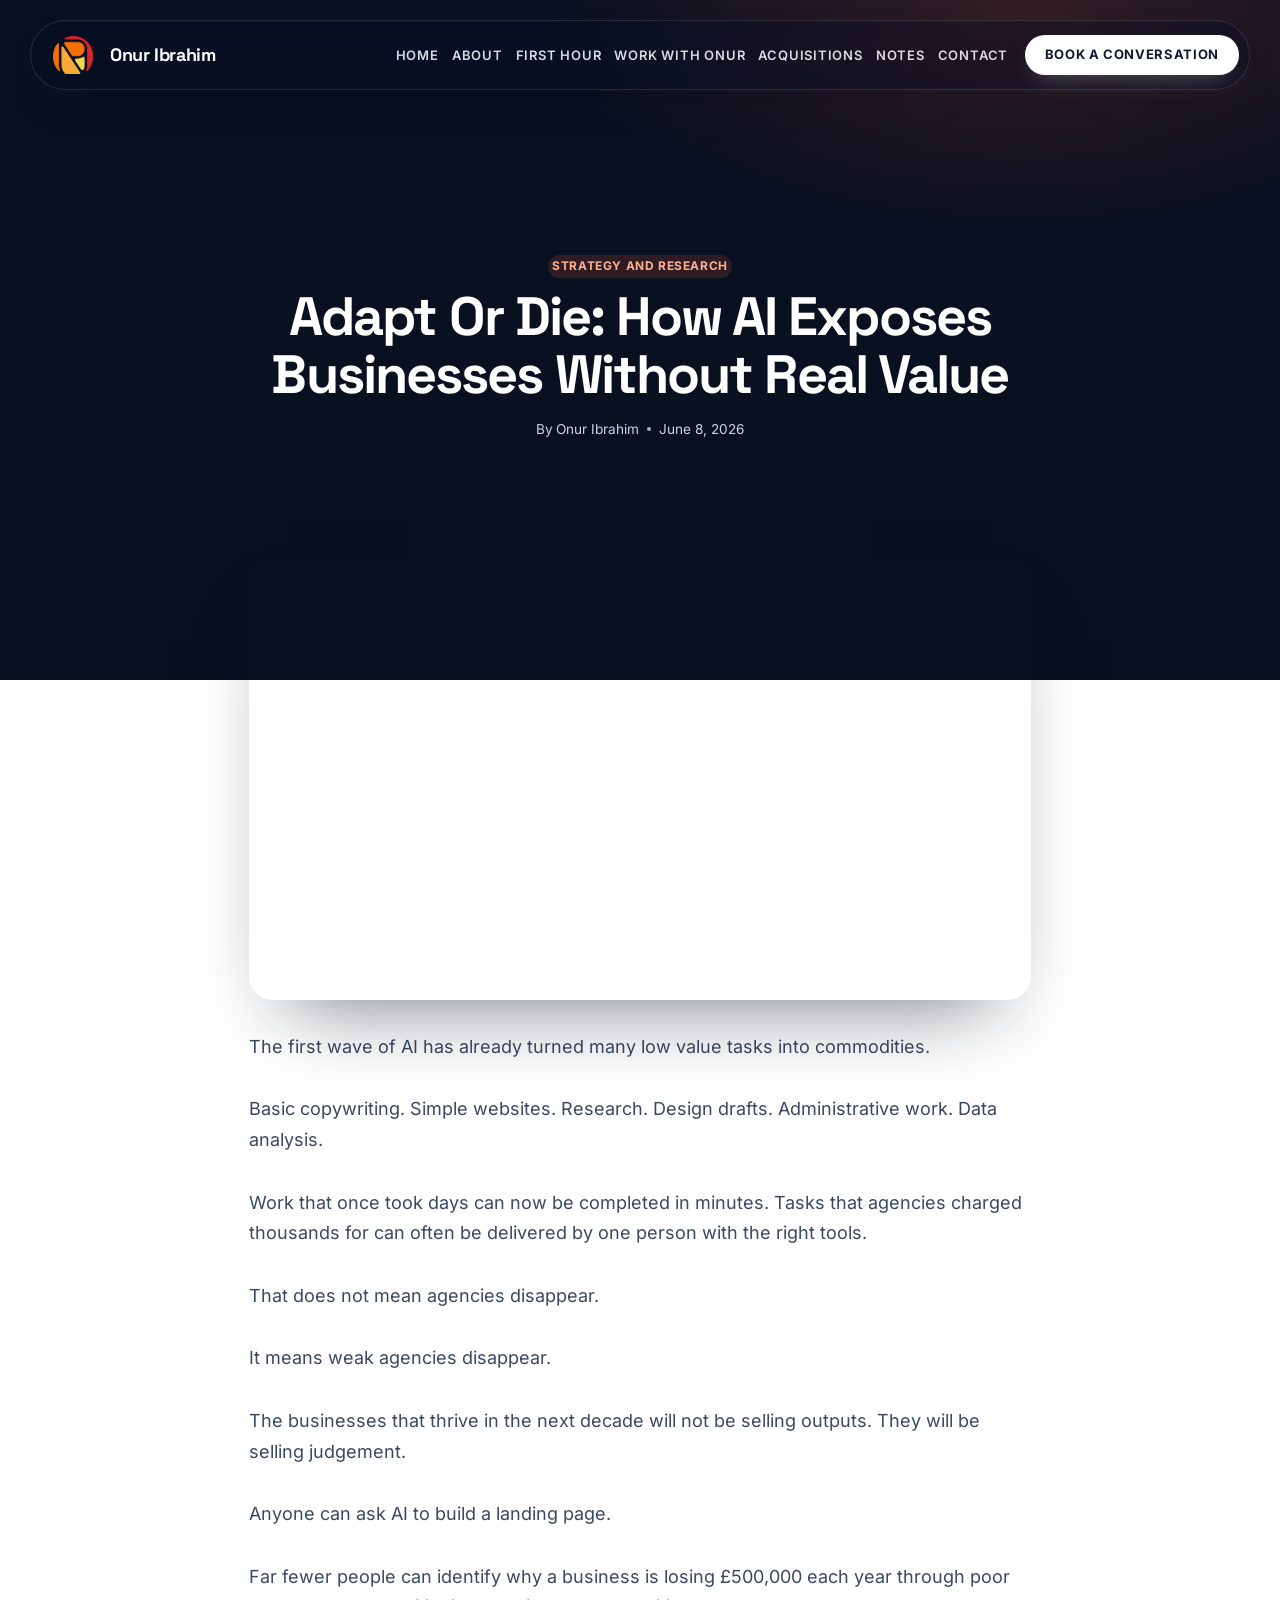
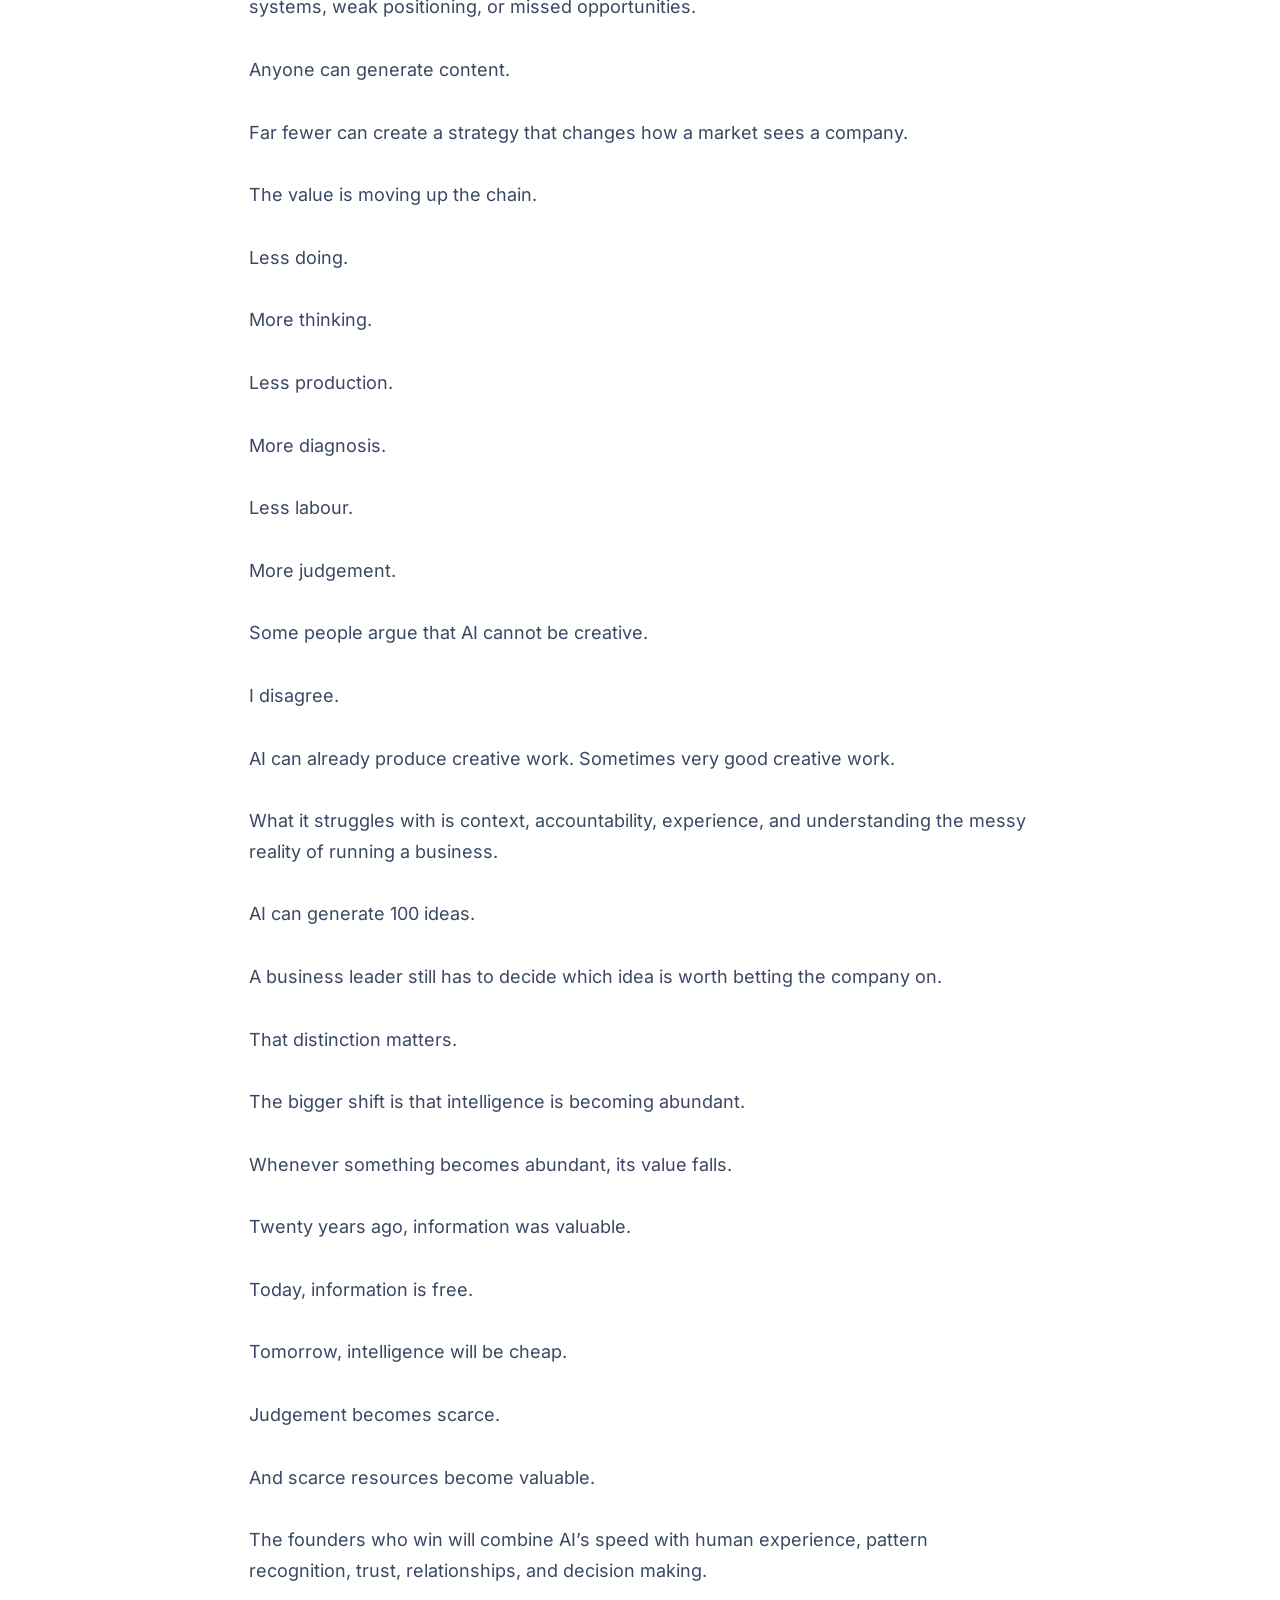
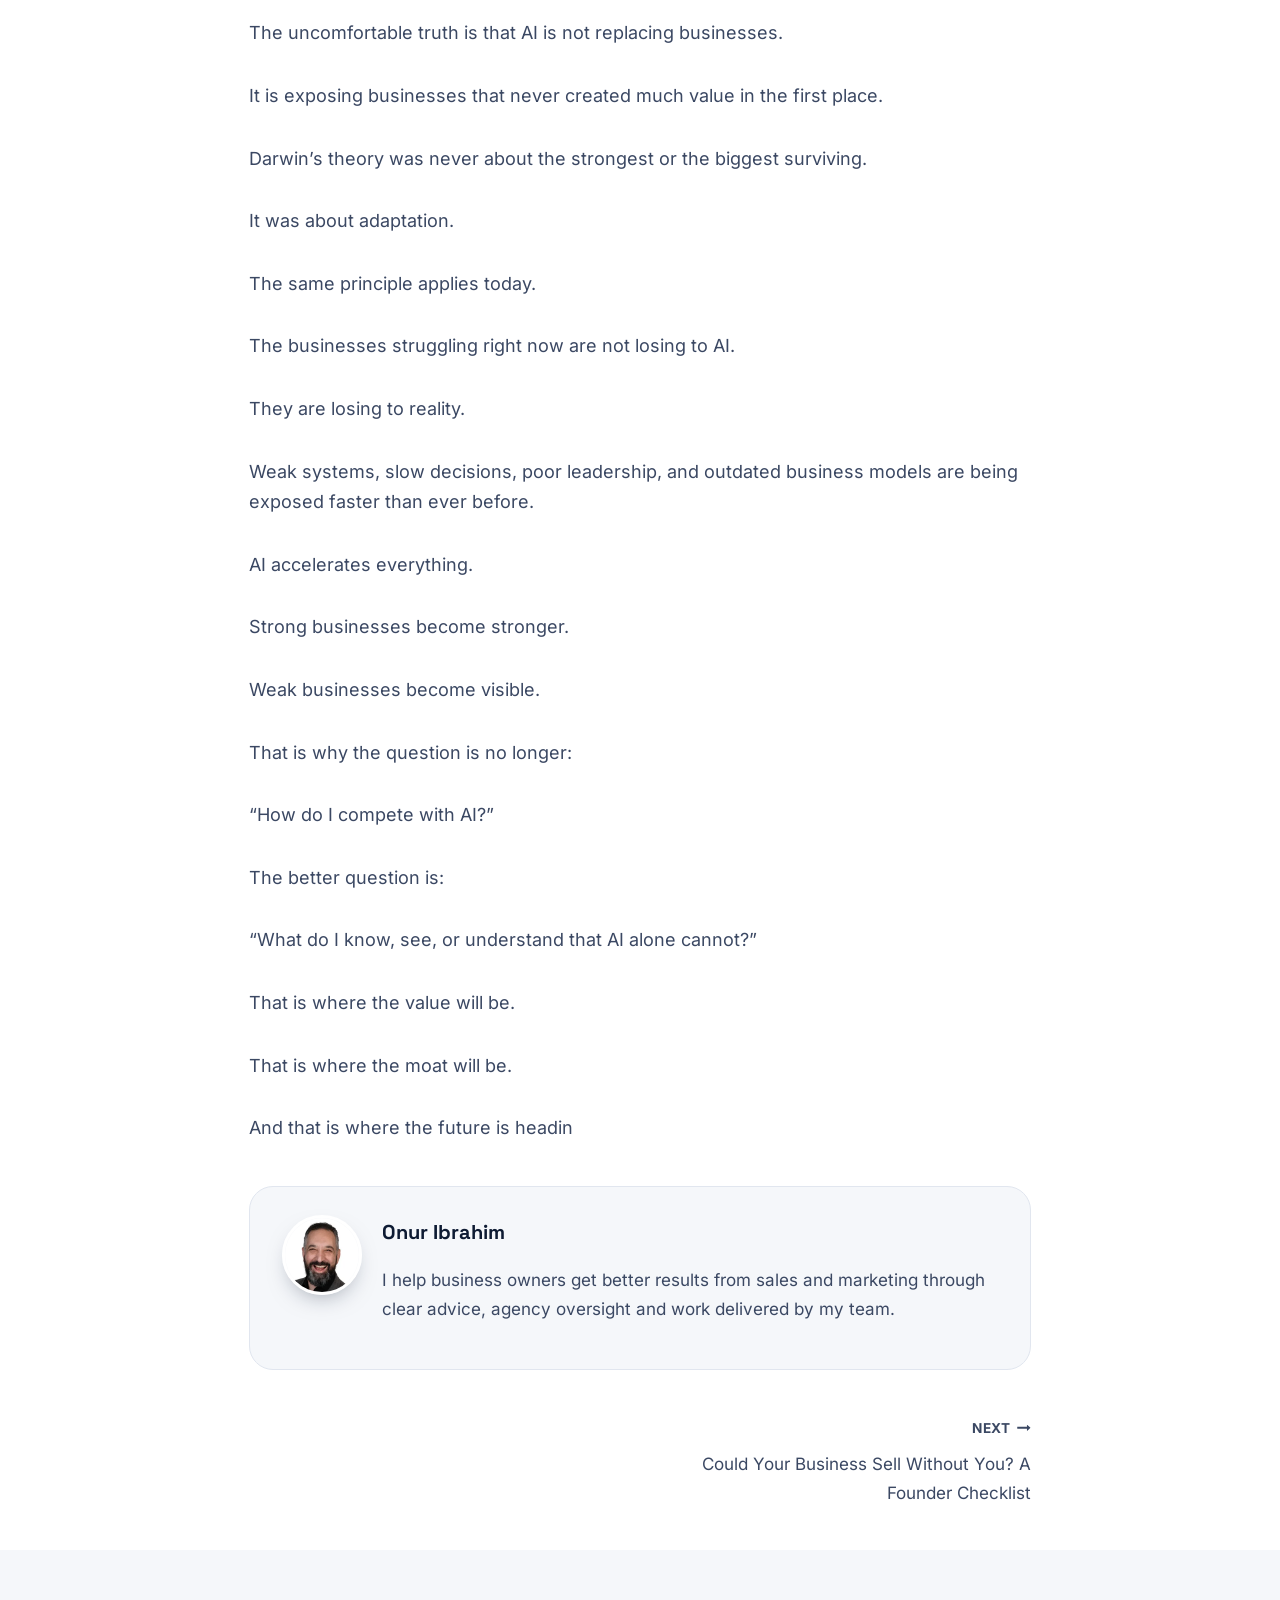
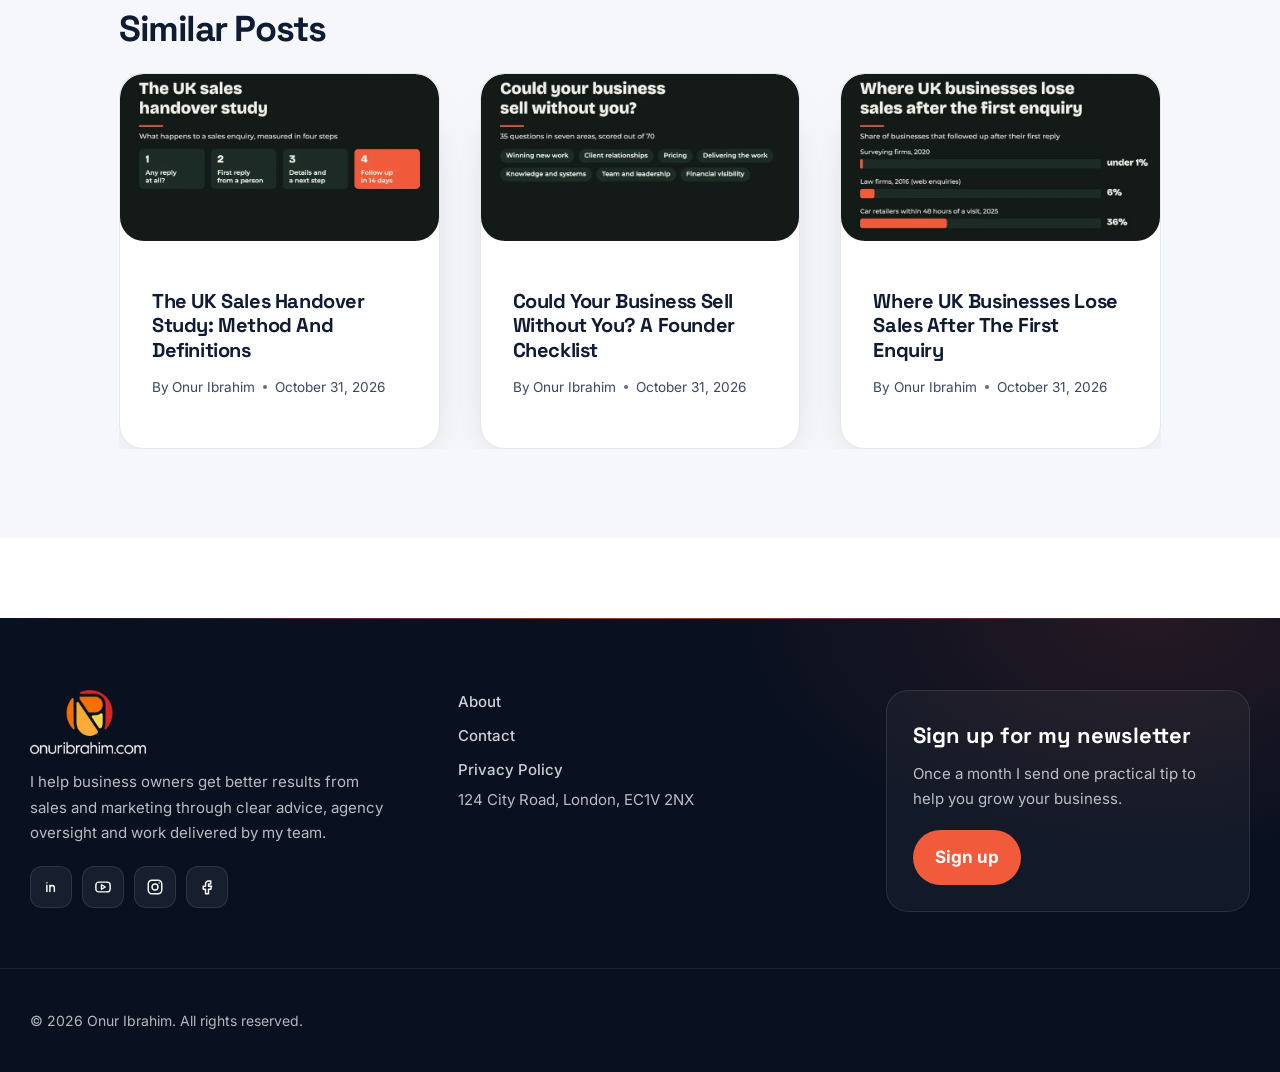
<file: post/adapt-or-die-why-ai-is-exposing-businesses-that-never-created-real-value/index.html>
<!doctype html><html lang="en-US" prefix="og: https://ogp.me/ns#" class="no-js" itemtype="https://schema.org/Blog" itemscope><head><meta charset="UTF-8"><meta name="viewport" content="width=device-width, initial-scale=1, minimum-scale=1"><link rel="preload" href="https://HamzaJaved2704.github.io/onur-ibrahim-preview/wp-content/plugins/site-design/fonts/spacegrotesk-latin.woff2" as="font" type="font/woff2" crossorigin><link rel="preload" href="https://HamzaJaved2704.github.io/onur-ibrahim-preview/wp-content/plugins/site-design/fonts/inter-latin.woff2" as="font" type="font/woff2" crossorigin><title>Adapt or Die: How AI Exposes Businesses Without Real Value | Onur Ibrahim</title><meta name="description" content="AI is turning routine work into a commodity. Onur Ibrahim on why value is moving from outputs to judgement, and the question every owner should ask next."/><meta name="robots" content="noindex, nofollow"/><meta property="og:locale" content="en_US" /><meta property="og:type" content="article" /><meta property="og:title" content="Adapt or Die: How AI Exposes Businesses Without Real Value | Onur Ibrahim" /><meta property="og:description" content="AI is turning routine work into a commodity. Onur Ibrahim on why value is moving from outputs to judgement, and the question every owner should ask next." /><meta property="og:url" content="https://HamzaJaved2704.github.io/onur-ibrahim-preview/post/adapt-or-die-why-ai-is-exposing-businesses-that-never-created-real-value/" /><meta property="og:site_name" content="Onur Ibrahim" /><meta property="article:section" content="Strategy and Research" /><meta property="og:updated_time" content="2026-11-01T18:08:43+00:00" /><meta property="og:image" content="https://HamzaJaved2704.github.io/onur-ibrahim-preview/wp-content/uploads/2026/11/onur-ibrahim-post-adapt-or-die-why-ai-is-exposing-businesses-that-never-create.webp" /><meta property="og:image:width" content="1200" /><meta property="og:image:height" content="630" /><meta property="og:image:alt" content="Adapt Or Die: How AI Exposes Businesses Without Real Value" /><meta property="og:image:type" content="image/webp" /><meta property="article:published_time" content="2026-06-08T09:00:00+00:00" /><meta property="article:modified_time" content="2026-11-01T18:08:43+00:00" /><meta name="twitter:card" content="summary_large_image" /><meta name="twitter:title" content="Adapt or Die: How AI Exposes Businesses Without Real Value | Onur Ibrahim" /><meta name="twitter:description" content="AI is turning routine work into a commodity. Onur Ibrahim on why value is moving from outputs to judgement, and the question every owner should ask next." /><meta name="twitter:image" content="https://HamzaJaved2704.github.io/onur-ibrahim-preview/wp-content/uploads/2026/11/onur-ibrahim-post-adapt-or-die-why-ai-is-exposing-businesses-that-never-create.webp" /><meta name="twitter:label1" content="Written by" /><meta name="twitter:data1" content="Onur Ibrahim" /><meta name="twitter:label2" content="Time to read" /><meta name="twitter:data2" content="2 minutes" /> <script type="application/ld+json" class="rank-math-schema">{"@context":"https://schema.org","@graph":[{"@type":["Person","Organization"],"@id":"https://HamzaJaved2704.github.io/onur-ibrahim-preview/#person","name":"Onur Ibrahim","logo":{"@type":"ImageObject","@id":"https://HamzaJaved2704.github.io/onur-ibrahim-preview/#logo","url":"https://HamzaJaved2704.github.io/onur-ibrahim-preview/wp-content/uploads/2026/11/onur-ibrahim-logo-mark-v2.webp","contentUrl":"https://HamzaJaved2704.github.io/onur-ibrahim-preview/wp-content/uploads/2026/11/onur-ibrahim-logo-mark-v2.webp","caption":"Onur Ibrahim","inLanguage":"en-US"},"image":{"@type":"ImageObject","@id":"https://HamzaJaved2704.github.io/onur-ibrahim-preview/#logo","url":"https://HamzaJaved2704.github.io/onur-ibrahim-preview/wp-content/uploads/2026/11/onur-ibrahim-logo-mark-v2.webp","contentUrl":"https://HamzaJaved2704.github.io/onur-ibrahim-preview/wp-content/uploads/2026/11/onur-ibrahim-logo-mark-v2.webp","caption":"Onur Ibrahim","inLanguage":"en-US"}},{"@type":"WebSite","@id":"https://HamzaJaved2704.github.io/onur-ibrahim-preview/#website","url":"https://HamzaJaved2704.github.io/onur-ibrahim-preview","name":"Onur Ibrahim","publisher":{"@id":"https://HamzaJaved2704.github.io/onur-ibrahim-preview/#person"},"inLanguage":"en-US"},{"@type":"ImageObject","@id":"https://HamzaJaved2704.github.io/onur-ibrahim-preview/wp-content/uploads/2026/11/onur-ibrahim-post-adapt-or-die-why-ai-is-exposing-businesses-that-never-create.webp","url":"https://HamzaJaved2704.github.io/onur-ibrahim-preview/wp-content/uploads/2026/11/onur-ibrahim-post-adapt-or-die-why-ai-is-exposing-businesses-that-never-create.webp","width":"1200","height":"630","caption":"Adapt Or Die: How AI Exposes Businesses Without Real Value","inLanguage":"en-US"},{"@type":"WebPage","@id":"https://HamzaJaved2704.github.io/onur-ibrahim-preview/post/adapt-or-die-why-ai-is-exposing-businesses-that-never-created-real-value/#webpage","url":"https://HamzaJaved2704.github.io/onur-ibrahim-preview/post/adapt-or-die-why-ai-is-exposing-businesses-that-never-created-real-value/","name":"Adapt or Die: How AI Exposes Businesses Without Real Value | Onur Ibrahim","datePublished":"2026-06-08T09:00:00+00:00","dateModified":"2026-11-01T18:08:43+00:00","isPartOf":{"@id":"https://HamzaJaved2704.github.io/onur-ibrahim-preview/#website"},"primaryImageOfPage":{"@id":"https://HamzaJaved2704.github.io/onur-ibrahim-preview/wp-content/uploads/2026/11/onur-ibrahim-post-adapt-or-die-why-ai-is-exposing-businesses-that-never-create.webp"},"inLanguage":"en-US"},{"@type":"Person","@id":"https://HamzaJaved2704.github.io/onur-ibrahim-preview/post/adapt-or-die-why-ai-is-exposing-businesses-that-never-created-real-value/#author","name":"Onur Ibrahim","image":{"@type":"ImageObject","@id":"https://HamzaJaved2704.github.io/onur-ibrahim-preview/wp-content/plugins/site-design/assets/brand/onur-avatar.webp","url":"https://HamzaJaved2704.github.io/onur-ibrahim-preview/wp-content/plugins/site-design/assets/brand/onur-avatar.webp","caption":"Onur Ibrahim","inLanguage":"en-US"},"sameAs":["https://HamzaJaved2704.github.io/onur-ibrahim-preview"]},{"@type":"BlogPosting","headline":"Adapt or Die: How AI Exposes Businesses Without Real Value | Onur Ibrahim","datePublished":"2026-06-08T09:00:00+00:00","dateModified":"2026-11-01T18:08:43+00:00","articleSection":"Strategy and Research","author":{"@id":"https://HamzaJaved2704.github.io/onur-ibrahim-preview/post/adapt-or-die-why-ai-is-exposing-businesses-that-never-created-real-value/#author","name":"Onur Ibrahim"},"publisher":{"@id":"https://HamzaJaved2704.github.io/onur-ibrahim-preview/#person"},"description":"AI is turning routine work into a commodity. Onur Ibrahim on why value is moving from outputs to judgement, and the question every owner should ask next.","name":"Adapt or Die: How AI Exposes Businesses Without Real Value | Onur Ibrahim","@id":"https://HamzaJaved2704.github.io/onur-ibrahim-preview/post/adapt-or-die-why-ai-is-exposing-businesses-that-never-created-real-value/#richSnippet","isPartOf":{"@id":"https://HamzaJaved2704.github.io/onur-ibrahim-preview/post/adapt-or-die-why-ai-is-exposing-businesses-that-never-created-real-value/#webpage"},"image":{"@id":"https://HamzaJaved2704.github.io/onur-ibrahim-preview/wp-content/uploads/2026/11/onur-ibrahim-post-adapt-or-die-why-ai-is-exposing-businesses-that-never-create.webp"},"inLanguage":"en-US","mainEntityOfPage":{"@id":"https://HamzaJaved2704.github.io/onur-ibrahim-preview/post/adapt-or-die-why-ai-is-exposing-businesses-that-never-created-real-value/#webpage"}}]}</script> <link rel="alternate" type="application/rss+xml" title="Onur Ibrahim &raquo; Feed" href="https://HamzaJaved2704.github.io/onur-ibrahim-preview/feed/" /><link rel="alternate" type="application/rss+xml" title="Onur Ibrahim &raquo; Comments Feed" href="https://HamzaJaved2704.github.io/onur-ibrahim-preview/comments/feed/" /> <script data-optimized="1" src="[data-uri]" defer></script> <link rel="alternate" title="oEmbed (JSON)" type="application/json+oembed" href="https://HamzaJaved2704.github.io/onur-ibrahim-preview/wp-json/oembed/1.0/embed?url=http%3A%2F%2Flocalhost%3A8089%2Fpost%2Fadapt-or-die-why-ai-is-exposing-businesses-that-never-created-real-value%2F" /><link rel="alternate" title="oEmbed (XML)" type="text/xml+oembed" href="https://HamzaJaved2704.github.io/onur-ibrahim-preview/wp-json/oembed/1.0/embed?url=http%3A%2F%2Flocalhost%3A8089%2Fpost%2Fadapt-or-die-why-ai-is-exposing-businesses-that-never-created-real-value%2F&#038;format=xml" /><link data-optimized="2" rel="stylesheet" href="https://HamzaJaved2704.github.io/onur-ibrahim-preview/wp-content/litespeed/css/62fb33d3128688971915603a73a3ecbc.css?ver=62c43" /><link rel="https://api.w.org/" href="https://HamzaJaved2704.github.io/onur-ibrahim-preview/wp-json/" /><link rel="alternate" title="JSON" type="application/json" href="https://HamzaJaved2704.github.io/onur-ibrahim-preview/wp-json/wp/v2/posts/63" /><link rel="icon" href="https://HamzaJaved2704.github.io/onur-ibrahim-preview/wp-content/uploads/2026/11/onur-ibrahim-site-icon-v2-150x150.png" sizes="32x32" /><link rel="icon" href="https://HamzaJaved2704.github.io/onur-ibrahim-preview/wp-content/uploads/2026/11/onur-ibrahim-site-icon-v2-300x300.png" sizes="192x192" /><link rel="apple-touch-icon" href="https://HamzaJaved2704.github.io/onur-ibrahim-preview/wp-content/uploads/2026/11/onur-ibrahim-site-icon-v2-300x300.png" /><meta name="msapplication-TileImage" content="https://HamzaJaved2704.github.io/onur-ibrahim-preview/wp-content/uploads/2026/11/onur-ibrahim-site-icon-v2-300x300.png" /></head><body class="wp-singular post-template-default single single-post postid-63 single-format-standard wp-custom-logo wp-embed-responsive wp-theme-kadence footer-on-bottom hide-focus-outline link-style-no-underline content-title-style-above content-width-narrow content-style-unboxed content-vertical-padding-bottom transparent-header mobile-transparent-header"><div id="wrapper" class="site wp-site-blocks">
<a class="skip-link screen-reader-text scroll-ignore" href="#main">Skip to content</a><header id="masthead" class="site-header" role="banner" itemtype="https://schema.org/WPHeader" itemscope><div id="main-header" class="site-header-wrap"><div class="site-header-inner-wrap"><div class="site-header-upper-wrap"><div class="site-header-upper-inner-wrap"><div class="site-main-header-wrap site-header-row-container site-header-focus-item site-header-row-layout-standard kadence-sticky-header" data-section="kadence_customizer_header_main" data-shrink="true" data-shrink-height="62" data-reveal-scroll-up="false"><div class="site-header-row-container-inner"><div class="site-container"><div class="site-main-header-inner-wrap site-header-row site-header-row-has-sides site-header-row-no-center"><div class="site-header-main-section-left site-header-section site-header-section-left"><div class="site-header-item site-header-focus-item" data-section="title_tagline"><div class="site-branding branding-layout-standard"><a class="brand has-logo-image" href="https://HamzaJaved2704.github.io/onur-ibrahim-preview/" rel="home"><img width="103" height="96" src="https://HamzaJaved2704.github.io/onur-ibrahim-preview/wp-content/uploads/2026/11/onur-ibrahim-logo-mark-v2.webp" class="custom-logo" alt="" decoding="async" /><div class="site-title-wrap"><p class="site-title">Onur Ibrahim</p></div></a></div></div></div><div class="site-header-main-section-right site-header-section site-header-section-right"><div class="site-header-item site-header-focus-item site-header-item-main-navigation header-navigation-layout-stretch-false header-navigation-layout-fill-stretch-false" data-section="kadence_customizer_primary_navigation"><nav id="site-navigation" class="main-navigation header-navigation hover-to-open nav--toggle-sub header-navigation-style-standard header-navigation-dropdown-animation-none" role="navigation" aria-label="Primary"><div class="primary-menu-container header-menu-container"><ul id="primary-menu" class="menu"><li id="menu-item-17" class="menu-item menu-item-type-post_type menu-item-object-page menu-item-home menu-item-17"><a href="https://HamzaJaved2704.github.io/onur-ibrahim-preview/">Home</a></li><li id="menu-item-18" class="menu-item menu-item-type-post_type menu-item-object-page menu-item-18"><a href="https://HamzaJaved2704.github.io/onur-ibrahim-preview/about-onur-ibrahim/">About</a></li><li id="menu-item-19" class="menu-item menu-item-type-post_type menu-item-object-page menu-item-19"><a href="https://HamzaJaved2704.github.io/onur-ibrahim-preview/the-first-hour-with-onur-ibrahim/">First Hour</a></li><li id="menu-item-20" class="menu-item menu-item-type-post_type menu-item-object-page menu-item-20"><a href="https://HamzaJaved2704.github.io/onur-ibrahim-preview/work-with-onur-ibrahim/">Work With Onur</a></li><li id="menu-item-21" class="menu-item menu-item-type-post_type menu-item-object-page menu-item-21"><a href="https://HamzaJaved2704.github.io/onur-ibrahim-preview/acquisitions/">Acquisitions</a></li><li id="menu-item-22" class="menu-item menu-item-type-post_type menu-item-object-page menu-item-22"><a href="https://HamzaJaved2704.github.io/onur-ibrahim-preview/notes/">Notes</a></li><li id="menu-item-23" class="menu-item menu-item-type-post_type menu-item-object-page menu-item-23"><a href="https://HamzaJaved2704.github.io/onur-ibrahim-preview/contact-onur-ibrahim/">Contact</a></li></ul></div></nav></div><div class="site-header-item site-header-focus-item" data-section="kadence_customizer_header_button"><div class="header-button-wrap"><div class="header-button-inner-wrap"><a href="https://api.pingbean.com/widget/bookings/the-first-hour" target="_blank" rel="noopener noreferrer" class="button header-button button-size-custom button-style-filled">Book a conversation</a></div></div></div></div></div></div></div></div></div></div></div></div><div id="mobile-header" class="site-mobile-header-wrap"><div class="site-header-inner-wrap"><div class="site-header-upper-wrap"><div class="site-header-upper-inner-wrap"><div class="site-main-header-wrap site-header-focus-item site-header-row-layout-standard site-header-row-tablet-layout-default site-header-row-mobile-layout-default "><div class="site-header-row-container-inner"><div class="site-container"><div class="site-main-header-inner-wrap site-header-row site-header-row-has-sides site-header-row-no-center"><div class="site-header-main-section-left site-header-section site-header-section-left"><div class="site-header-item site-header-focus-item" data-section="title_tagline"><div class="site-branding mobile-site-branding branding-layout-standard branding-tablet-layout-standard branding-mobile-layout-standard"><a class="brand has-logo-image" href="https://HamzaJaved2704.github.io/onur-ibrahim-preview/" rel="home"><img width="103" height="96" src="https://HamzaJaved2704.github.io/onur-ibrahim-preview/wp-content/uploads/2026/11/onur-ibrahim-logo-mark-v2.webp" class="custom-logo" alt="" decoding="async" /><div class="site-title-wrap"><div class="site-title">Onur Ibrahim</div></div></a></div></div></div><div class="site-header-main-section-right site-header-section site-header-section-right"><div class="site-header-item site-header-focus-item site-header-item-navgation-popup-toggle" data-section="kadence_customizer_mobile_trigger"><div class="mobile-toggle-open-container">
<button id="mobile-toggle" class="menu-toggle-open drawer-toggle menu-toggle-style-default" aria-label="Open menu" data-toggle-target="#mobile-drawer" data-toggle-body-class="showing-popup-drawer-from-right" aria-expanded="false" data-set-focus=".menu-toggle-close"
>
<span class="menu-toggle-icon"><span class="kadence-svg-iconset"><svg aria-hidden="true" class="kadence-svg-icon kadence-menu-svg" fill="currentColor" version="1.1" xmlns="http://www.w3.org/2000/svg" width="24" height="24" viewBox="0 0 24 24"><title>Toggle Menu</title><path d="M3 13h18c0.552 0 1-0.448 1-1s-0.448-1-1-1h-18c-0.552 0-1 0.448-1 1s0.448 1 1 1zM3 7h18c0.552 0 1-0.448 1-1s-0.448-1-1-1h-18c-0.552 0-1 0.448-1 1s0.448 1 1 1zM3 19h18c0.552 0 1-0.448 1-1s-0.448-1-1-1h-18c-0.552 0-1 0.448-1 1s0.448 1 1 1z"></path>
</svg></span></span>
</button></div></div></div></div></div></div></div></div></div></div></div></header><main id="inner-wrap" class="wrap kt-clear" role="main"><section class="entry-hero post-hero-section entry-hero-layout-standard"><div class="entry-hero-container-inner"><div class="hero-section-overlay"></div><div class="hero-container site-container"><header class="entry-header post-title title-align-center title-tablet-align-center title-mobile-align-left"><div class="entry-taxonomies">
<span class="category-links term-links category-style-pill">
<a href="https://HamzaJaved2704.github.io/onur-ibrahim-preview/post/category/strategy-and-research/" rel="tag">Strategy and Research</a>			</span></div><h1 class="entry-title">Adapt Or Die: How AI Exposes Businesses Without Real Value</h1><div class="entry-meta entry-meta-divider-dot">
<span class="posted-by"><span class="meta-label">By</span><span class="author vcard"><span class="fn n">Onur Ibrahim</span></span></span>					<span class="posted-on">
<time class="entry-date published" datetime="2026-06-08T09:00:00+00:00" itemprop="datePublished">June 8, 2026</time><time class="updated" datetime="2026-11-01T18:08:43+00:00" itemprop="dateModified">November 1, 2026</time>					</span></div></header></div></div></section><div id="primary" class="content-area"><div class="content-container site-container"><div id="main" class="site-main"><div class="content-wrap"><article id="post-63" class="entry content-bg single-entry post-63 post type-post status-publish format-standard has-post-thumbnail hentry category-strategy-and-research"><div class="entry-content-wrap"><div class="post-thumbnail article-post-thumbnail kadence-thumbnail-position-below kadence-thumbnail-ratio-9-16"><div class="post-thumbnail-inner">
<img width="1200" height="630" src="https://HamzaJaved2704.github.io/onur-ibrahim-preview/wp-content/uploads/2026/11/onur-ibrahim-post-adapt-or-die-why-ai-is-exposing-businesses-that-never-create.webp" class="post-top-featured wp-post-image" alt="Adapt Or Die: How AI Exposes Businesses Without Real Value" decoding="async" loading="lazy" srcset="https://HamzaJaved2704.github.io/onur-ibrahim-preview/wp-content/uploads/2026/11/onur-ibrahim-post-adapt-or-die-why-ai-is-exposing-businesses-that-never-create.webp 1200w, https://HamzaJaved2704.github.io/onur-ibrahim-preview/wp-content/uploads/2026/11/onur-ibrahim-post-adapt-or-die-why-ai-is-exposing-businesses-that-never-create-300x158.webp 300w, https://HamzaJaved2704.github.io/onur-ibrahim-preview/wp-content/uploads/2026/11/onur-ibrahim-post-adapt-or-die-why-ai-is-exposing-businesses-that-never-create-1024x538.webp 1024w, https://HamzaJaved2704.github.io/onur-ibrahim-preview/wp-content/uploads/2026/11/onur-ibrahim-post-adapt-or-die-why-ai-is-exposing-businesses-that-never-create-768x403.webp 768w" sizes="auto, (max-width: 1200px) 100vw, 1200px" /></div></div><div class="entry-content single-content"><p class="wp-block-paragraph">The first wave of AI has already turned many low value tasks into commodities.</p><p class="wp-block-paragraph">Basic copywriting. Simple websites. Research. Design drafts. Administrative work. Data analysis.</p><p class="wp-block-paragraph">Work that once took days can now be completed in minutes. Tasks that agencies charged thousands for can often be delivered by one person with the right tools.</p><p class="wp-block-paragraph">That does not mean agencies disappear.</p><p class="wp-block-paragraph">It means weak agencies disappear.</p><p class="wp-block-paragraph">The businesses that thrive in the next decade will not be selling outputs. They will be selling judgement.</p><p class="wp-block-paragraph">Anyone can ask AI to build a landing page.</p><p class="wp-block-paragraph">Far fewer people can identify why a business is losing £500,000 each year through poor systems, weak positioning, or missed opportunities.</p><p class="wp-block-paragraph">Anyone can generate content.</p><p class="wp-block-paragraph">Far fewer can create a strategy that changes how a market sees a company.</p><p class="wp-block-paragraph">The value is moving up the chain.</p><p class="wp-block-paragraph">Less doing.</p><p class="wp-block-paragraph">More thinking.</p><p class="wp-block-paragraph">Less production.</p><p class="wp-block-paragraph">More diagnosis.</p><p class="wp-block-paragraph">Less labour.</p><p class="wp-block-paragraph">More judgement.</p><p class="wp-block-paragraph">Some people argue that AI cannot be creative.</p><p class="wp-block-paragraph">I disagree.</p><p class="wp-block-paragraph">AI can already produce creative work. Sometimes very good creative work.</p><p class="wp-block-paragraph">What it struggles with is context, accountability, experience, and understanding the messy reality of running a business.</p><p class="wp-block-paragraph">AI can generate 100 ideas.</p><p class="wp-block-paragraph">A business leader still has to decide which idea is worth betting the company on.</p><p class="wp-block-paragraph">That distinction matters.</p><p class="wp-block-paragraph">The bigger shift is that intelligence is becoming abundant.</p><p class="wp-block-paragraph">Whenever something becomes abundant, its value falls.</p><p class="wp-block-paragraph">Twenty years ago, information was valuable.</p><p class="wp-block-paragraph">Today, information is free.</p><p class="wp-block-paragraph">Tomorrow, intelligence will be cheap.</p><p class="wp-block-paragraph">Judgement becomes scarce.</p><p class="wp-block-paragraph">And scarce resources become valuable.</p><p class="wp-block-paragraph">The founders who win will combine AI’s speed with human experience, pattern recognition, trust, relationships, and decision making.</p><p class="wp-block-paragraph">The uncomfortable truth is that AI is not replacing businesses.</p><p class="wp-block-paragraph">It is exposing businesses that never created much value in the first place.</p><p class="wp-block-paragraph">Darwin’s theory was never about the strongest or the biggest surviving.</p><p class="wp-block-paragraph">It was about adaptation.</p><p class="wp-block-paragraph">The same principle applies today.</p><p class="wp-block-paragraph">The businesses struggling right now are not losing to AI.</p><p class="wp-block-paragraph">They are losing to reality.</p><p class="wp-block-paragraph">Weak systems, slow decisions, poor leadership, and outdated business models are being exposed faster than ever before.</p><p class="wp-block-paragraph">AI accelerates everything.</p><p class="wp-block-paragraph">Strong businesses become stronger.</p><p class="wp-block-paragraph">Weak businesses become visible.</p><p class="wp-block-paragraph">That is why the question is no longer:</p><p class="wp-block-paragraph">“How do I compete with AI?”</p><p class="wp-block-paragraph">The better question is:</p><p class="wp-block-paragraph">“What do I know, see, or understand that AI alone cannot?”</p><p class="wp-block-paragraph">That is where the value will be.</p><p class="wp-block-paragraph">That is where the moat will be.</p><p class="wp-block-paragraph">And that is where the future is headin</p></div></div></article><div class="entry-author entry-author-style-normal"><div class="entry-author-profile author-profile vcard"><div class="entry-author-avatar">
<img alt='' src='https://HamzaJaved2704.github.io/onur-ibrahim-preview/wp-content/plugins/site-design/assets/brand/onur-avatar.webp' srcset='https://HamzaJaved2704.github.io/onur-ibrahim-preview/wp-content/plugins/site-design/assets/brand/onur-avatar.webp 2x' class='avatar avatar-80 photo' height='80' width='80' loading='lazy' decoding='async'/></div>
<b class="entry-author-name author-name fn"><a href="https://HamzaJaved2704.github.io/onur-ibrahim-preview/post/author/admin/" rel="author">Onur Ibrahim</a></b><div class="entry-author-description author-bio"><p>I help business owners get better results from sales and marketing through clear advice, agency oversight and work delivered by my team.</p></div><div class="entry-author-follow author-follow"></div></div></div><nav class="navigation post-navigation" aria-label="Posts"><h2 class="screen-reader-text">Post navigation</h2><div class="nav-links"><div class="nav-next"><a href="https://HamzaJaved2704.github.io/onur-ibrahim-preview/post/founder-dependency-checklist/" rel="next"><div class="post-navigation-sub"><small>Next<span class="kadence-svg-iconset svg-baseline"><svg aria-hidden="true" class="kadence-svg-icon kadence-arrow-right-alt-svg" fill="currentColor" version="1.1" xmlns="http://www.w3.org/2000/svg" width="27" height="28" viewBox="0 0 27 28"><title>Continue</title><path d="M27 13.953c0 0.141-0.063 0.281-0.156 0.375l-6 5.531c-0.156 0.141-0.359 0.172-0.547 0.094-0.172-0.078-0.297-0.25-0.297-0.453v-3.5h-19.5c-0.281 0-0.5-0.219-0.5-0.5v-3c0-0.281 0.219-0.5 0.5-0.5h19.5v-3.5c0-0.203 0.109-0.375 0.297-0.453s0.391-0.047 0.547 0.078l6 5.469c0.094 0.094 0.156 0.219 0.156 0.359v0z"></path>
</svg></span></small></div>Could Your Business Sell Without You? A Founder Checklist</a></div></div></nav><div class="entry-related alignfull entry-related-style-wide"><div class="entry-related-inner content-container site-container"><div class="entry-related-inner-content alignwide"><h2 class="entry-related-title" id="related-posts-title">Similar Posts</h2><div class="entry-related-carousel kadence-slide-init splide" aria-labelledby="related-posts-title" data-columns-xxl="3" data-columns-xl="3" data-columns-md="3" data-columns-sm="2" data-columns-xs="2" data-columns-ss="1" data-slider-anim-speed="400" data-slider-scroll="1" data-slider-dots="true" data-slider-arrows="true" data-slider-hover-pause="false" data-slider-auto="false" data-slider-speed="7000" data-slider-gutter="40" data-slider-loop="true" data-slider-next-label="Next" data-slider-slide-label="Posts" data-slider-prev-label="Previous"><div class="splide__track"><ul class="splide__list kadence-posts-list grid-cols grid-sm-col-2 grid-lg-col-3"><li class="entry-list-item carousel-item splide__slide"><article class="entry content-bg loop-entry post-66 post type-post status-publish format-standard has-post-thumbnail hentry category-sales-enablement category-strategy-and-research">
<a aria-hidden="true" tabindex="-1" role="presentation" class="post-thumbnail kadence-thumbnail-ratio-2-3" aria-label="The UK Sales Handover Study: Method And Definitions" href="https://HamzaJaved2704.github.io/onur-ibrahim-preview/post/uk-sales-handover-study/"><div class="post-thumbnail-inner">
<img width="768" height="403" src="https://HamzaJaved2704.github.io/onur-ibrahim-preview/wp-content/uploads/2026/11/onur-ibrahim-post-uk-sales-handover-study-768x403.webp" class="attachment-medium_large size-medium_large wp-post-image" alt="The UK Sales Handover Study: Method And Definitions" decoding="async" loading="lazy" srcset="https://HamzaJaved2704.github.io/onur-ibrahim-preview/wp-content/uploads/2026/11/onur-ibrahim-post-uk-sales-handover-study-768x403.webp 768w, https://HamzaJaved2704.github.io/onur-ibrahim-preview/wp-content/uploads/2026/11/onur-ibrahim-post-uk-sales-handover-study-300x158.webp 300w, https://HamzaJaved2704.github.io/onur-ibrahim-preview/wp-content/uploads/2026/11/onur-ibrahim-post-uk-sales-handover-study-1024x538.webp 1024w, https://HamzaJaved2704.github.io/onur-ibrahim-preview/wp-content/uploads/2026/11/onur-ibrahim-post-uk-sales-handover-study.webp 1200w" sizes="auto, (max-width: 768px) 100vw, 768px" /></div>
</a><div class="entry-content-wrap"><header class="entry-header"><div class="entry-taxonomies">
<span class="category-links term-links category-style-normal">
<a href="https://HamzaJaved2704.github.io/onur-ibrahim-preview/post/category/sales-enablement/" class="category-link-sales-enablement" rel="tag">Sales Enablement</a> | <a href="https://HamzaJaved2704.github.io/onur-ibrahim-preview/post/category/strategy-and-research/" class="category-link-strategy-and-research" rel="tag">Strategy and Research</a>			</span></div><h3 class="entry-title"><a href="https://HamzaJaved2704.github.io/onur-ibrahim-preview/post/uk-sales-handover-study/" rel="bookmark">The UK Sales Handover Study: Method And Definitions</a></h3><div class="entry-meta entry-meta-divider-dot">
<span class="posted-by"><span class="meta-label">By</span><span class="author vcard"><a class="url fn n" href="https://HamzaJaved2704.github.io/onur-ibrahim-preview">Onur Ibrahim</a></span></span>					<span class="posted-on">
<time class="entry-date published" datetime="2026-10-31T09:00:00+00:00" itemprop="datePublished">October 31, 2026</time><time class="updated" datetime="2026-11-01T18:08:44+00:00" itemprop="dateModified">November 1, 2026</time>					</span></div></header><div class="entry-summary"><p>How I&#8217;m measuring what UK service businesses do with a sales enquiry: the sample, definitions and limits, published before any results.</p></div><footer class="entry-footer"><div class="entry-actions"><p class="more-link-wrap">
<a href="https://HamzaJaved2704.github.io/onur-ibrahim-preview/post/uk-sales-handover-study/" class="post-more-link">
Read More<span class="screen-reader-text"> The UK Sales Handover Study: Method And Definitions</span><span class="kadence-svg-iconset svg-baseline"><svg aria-hidden="true" class="kadence-svg-icon kadence-arrow-right-alt-svg" fill="currentColor" version="1.1" xmlns="http://www.w3.org/2000/svg" width="27" height="28" viewBox="0 0 27 28"><title>Continue</title><path d="M27 13.953c0 0.141-0.063 0.281-0.156 0.375l-6 5.531c-0.156 0.141-0.359 0.172-0.547 0.094-0.172-0.078-0.297-0.25-0.297-0.453v-3.5h-19.5c-0.281 0-0.5-0.219-0.5-0.5v-3c0-0.281 0.219-0.5 0.5-0.5h19.5v-3.5c0-0.203 0.109-0.375 0.297-0.453s0.391-0.047 0.547 0.078l6 5.469c0.094 0.094 0.156 0.219 0.156 0.359v0z"></path>
</svg></span>			</a></p></div></footer></div></article></li><li class="entry-list-item carousel-item splide__slide"><article class="entry content-bg loop-entry post-64 post type-post status-publish format-standard has-post-thumbnail hentry category-strategy-and-research">
<a aria-hidden="true" tabindex="-1" role="presentation" class="post-thumbnail kadence-thumbnail-ratio-2-3" aria-label="Could Your Business Sell Without You? A Founder Checklist" href="https://HamzaJaved2704.github.io/onur-ibrahim-preview/post/founder-dependency-checklist/"><div class="post-thumbnail-inner">
<img width="768" height="403" src="https://HamzaJaved2704.github.io/onur-ibrahim-preview/wp-content/uploads/2026/11/onur-ibrahim-post-founder-dependency-checklist-768x403.webp" class="attachment-medium_large size-medium_large wp-post-image" alt="Could Your Business Sell Without You? A Founder Checklist" decoding="async" loading="lazy" srcset="https://HamzaJaved2704.github.io/onur-ibrahim-preview/wp-content/uploads/2026/11/onur-ibrahim-post-founder-dependency-checklist-768x403.webp 768w, https://HamzaJaved2704.github.io/onur-ibrahim-preview/wp-content/uploads/2026/11/onur-ibrahim-post-founder-dependency-checklist-300x158.webp 300w, https://HamzaJaved2704.github.io/onur-ibrahim-preview/wp-content/uploads/2026/11/onur-ibrahim-post-founder-dependency-checklist-1024x538.webp 1024w, https://HamzaJaved2704.github.io/onur-ibrahim-preview/wp-content/uploads/2026/11/onur-ibrahim-post-founder-dependency-checklist.webp 1200w" sizes="auto, (max-width: 768px) 100vw, 768px" /></div>
</a><div class="entry-content-wrap"><header class="entry-header"><div class="entry-taxonomies">
<span class="category-links term-links category-style-normal">
<a href="https://HamzaJaved2704.github.io/onur-ibrahim-preview/post/category/strategy-and-research/" class="category-link-strategy-and-research" rel="tag">Strategy and Research</a>			</span></div><h3 class="entry-title"><a href="https://HamzaJaved2704.github.io/onur-ibrahim-preview/post/founder-dependency-checklist/" rel="bookmark">Could Your Business Sell Without You? A Founder Checklist</a></h3><div class="entry-meta entry-meta-divider-dot">
<span class="posted-by"><span class="meta-label">By</span><span class="author vcard"><a class="url fn n" href="https://HamzaJaved2704.github.io/onur-ibrahim-preview">Onur Ibrahim</a></span></span>					<span class="posted-on">
<time class="entry-date published" datetime="2026-10-31T09:00:00+00:00" itemprop="datePublished">October 31, 2026</time><time class="updated" datetime="2026-11-01T18:08:44+00:00" itemprop="dateModified">November 1, 2026</time>					</span></div></header><div class="entry-summary"><p>35 questions to find where your business still depends on you, from winning work to finance, with a simple score and where to start.</p></div><footer class="entry-footer"><div class="entry-actions"><p class="more-link-wrap">
<a href="https://HamzaJaved2704.github.io/onur-ibrahim-preview/post/founder-dependency-checklist/" class="post-more-link">
Read More<span class="screen-reader-text"> Could Your Business Sell Without You? A Founder Checklist</span><span class="kadence-svg-iconset svg-baseline"><svg aria-hidden="true" class="kadence-svg-icon kadence-arrow-right-alt-svg" fill="currentColor" version="1.1" xmlns="http://www.w3.org/2000/svg" width="27" height="28" viewBox="0 0 27 28"><title>Continue</title><path d="M27 13.953c0 0.141-0.063 0.281-0.156 0.375l-6 5.531c-0.156 0.141-0.359 0.172-0.547 0.094-0.172-0.078-0.297-0.25-0.297-0.453v-3.5h-19.5c-0.281 0-0.5-0.219-0.5-0.5v-3c0-0.281 0.219-0.5 0.5-0.5h19.5v-3.5c0-0.203 0.109-0.375 0.297-0.453s0.391-0.047 0.547 0.078l6 5.469c0.094 0.094 0.156 0.219 0.156 0.359v0z"></path>
</svg></span>			</a></p></div></footer></div></article></li><li class="entry-list-item carousel-item splide__slide"><article class="entry content-bg loop-entry post-65 post type-post status-publish format-standard has-post-thumbnail hentry category-sales-enablement category-strategy-and-research">
<a aria-hidden="true" tabindex="-1" role="presentation" class="post-thumbnail kadence-thumbnail-ratio-2-3" aria-label="Where UK Businesses Lose Sales After The First Enquiry" href="https://HamzaJaved2704.github.io/onur-ibrahim-preview/post/uk-sales-enquiry-follow-up-research/"><div class="post-thumbnail-inner">
<img width="768" height="403" src="https://HamzaJaved2704.github.io/onur-ibrahim-preview/wp-content/uploads/2026/11/onur-ibrahim-post-uk-sales-enquiry-follow-up-research-768x403.webp" class="attachment-medium_large size-medium_large wp-post-image" alt="Where UK Businesses Lose Sales After The First Enquiry" decoding="async" loading="lazy" srcset="https://HamzaJaved2704.github.io/onur-ibrahim-preview/wp-content/uploads/2026/11/onur-ibrahim-post-uk-sales-enquiry-follow-up-research-768x403.webp 768w, https://HamzaJaved2704.github.io/onur-ibrahim-preview/wp-content/uploads/2026/11/onur-ibrahim-post-uk-sales-enquiry-follow-up-research-300x158.webp 300w, https://HamzaJaved2704.github.io/onur-ibrahim-preview/wp-content/uploads/2026/11/onur-ibrahim-post-uk-sales-enquiry-follow-up-research-1024x538.webp 1024w, https://HamzaJaved2704.github.io/onur-ibrahim-preview/wp-content/uploads/2026/11/onur-ibrahim-post-uk-sales-enquiry-follow-up-research.webp 1200w" sizes="auto, (max-width: 768px) 100vw, 768px" /></div>
</a><div class="entry-content-wrap"><header class="entry-header"><div class="entry-taxonomies">
<span class="category-links term-links category-style-normal">
<a href="https://HamzaJaved2704.github.io/onur-ibrahim-preview/post/category/sales-enablement/" class="category-link-sales-enablement" rel="tag">Sales Enablement</a> | <a href="https://HamzaJaved2704.github.io/onur-ibrahim-preview/post/category/strategy-and-research/" class="category-link-strategy-and-research" rel="tag">Strategy and Research</a>			</span></div><h3 class="entry-title"><a href="https://HamzaJaved2704.github.io/onur-ibrahim-preview/post/uk-sales-enquiry-follow-up-research/" rel="bookmark">Where UK Businesses Lose Sales After The First Enquiry</a></h3><div class="entry-meta entry-meta-divider-dot">
<span class="posted-by"><span class="meta-label">By</span><span class="author vcard"><a class="url fn n" href="https://HamzaJaved2704.github.io/onur-ibrahim-preview">Onur Ibrahim</a></span></span>					<span class="posted-on">
<time class="entry-date published" datetime="2026-10-31T09:00:00+00:00" itemprop="datePublished">October 31, 2026</time><time class="updated" datetime="2026-11-01T18:08:44+00:00" itemprop="dateModified">November 1, 2026</time>					</span></div></header><div class="entry-summary"><p>UK research on what happens to sales enquiries: how many go unanswered, how slow replies are and how few get followed up. Sources and limits shown.</p></div><footer class="entry-footer"><div class="entry-actions"><p class="more-link-wrap">
<a href="https://HamzaJaved2704.github.io/onur-ibrahim-preview/post/uk-sales-enquiry-follow-up-research/" class="post-more-link">
Read More<span class="screen-reader-text"> Where UK Businesses Lose Sales After The First Enquiry</span><span class="kadence-svg-iconset svg-baseline"><svg aria-hidden="true" class="kadence-svg-icon kadence-arrow-right-alt-svg" fill="currentColor" version="1.1" xmlns="http://www.w3.org/2000/svg" width="27" height="28" viewBox="0 0 27 28"><title>Continue</title><path d="M27 13.953c0 0.141-0.063 0.281-0.156 0.375l-6 5.531c-0.156 0.141-0.359 0.172-0.547 0.094-0.172-0.078-0.297-0.25-0.297-0.453v-3.5h-19.5c-0.281 0-0.5-0.219-0.5-0.5v-3c0-0.281 0.219-0.5 0.5-0.5h19.5v-3.5c0-0.203 0.109-0.375 0.297-0.453s0.391-0.047 0.547 0.078l6 5.469c0.094 0.094 0.156 0.219 0.156 0.359v0z"></path>
</svg></span>			</a></p></div></footer></div></article></li></ul></div></div></div></div></div></div></div></div></div></main><footer id="colophon" class="site-footer" role="contentinfo"><div class="site-footer-wrap"><div class="site-middle-footer-wrap site-footer-row-container site-footer-focus-item site-footer-row-layout-standard site-footer-row-tablet-layout-default site-footer-row-mobile-layout-default" data-section="kadence_customizer_footer_middle"><div class="site-footer-row-container-inner"><div class="site-container"><div class="site-middle-footer-inner-wrap site-footer-row site-footer-row-columns-3 site-footer-row-column-layout-left-golden site-footer-row-tablet-column-layout-row site-footer-row-mobile-column-layout-row ft-ro-dir-column ft-ro-collapse-normal ft-ro-t-dir-column ft-ro-m-dir-column ft-ro-lstyle-plain"><div class="site-footer-middle-section-1 site-footer-section footer-section-inner-items-1"><div class="footer-widget-area widget-area site-footer-focus-item footer-widget1 content-align-default content-tablet-align-default content-mobile-align-default content-valign-default content-tablet-valign-default content-mobile-valign-default" data-section="sidebar-widgets-footer1"><div class="footer-widget-area-inner site-info-inner"><section id="block-1000" class="widget widget_block widget_custom_html"><div class="oi-foot"><a class="oi-foot-brand" href="/onur-ibrahim-preview/"><img decoding="async" src="https://HamzaJaved2704.github.io/onur-ibrahim-preview/wp-content/plugins/site-design/assets/brand/logo-white.webp" width="116" height="64" alt="Onur Ibrahim" loading="lazy"></a><p>I help business owners get better results from sales and marketing through clear advice, agency oversight and work delivered by my team.</p><div class="oi-soc"><a href="https://www.linkedin.com/in/onuribrahim/" target="_blank" rel="noopener" aria-label="LinkedIn"><svg viewBox="0 0 24 24" fill="none" stroke="currentColor" stroke-width="1.9" stroke-linecap="round" stroke-linejoin="round" aria-hidden="true"><path d="M6.5 9.5V18M6.5 6.2v.1M10.5 18v-5a3 3 0 0 1 6 0v5M10.5 9.5V18"/></svg></a><a href="https://www.youtube.com/@Onur-Ibrahim" target="_blank" rel="noopener" aria-label="YouTube"><svg viewBox="0 0 24 24" fill="none" stroke="currentColor" stroke-width="1.9" stroke-linecap="round" stroke-linejoin="round" aria-hidden="true"><rect x="2.5" y="5.5" width="19" height="13" rx="4"/><path d="m10 9 5 3-5 3z"/></svg></a><a href="https://www.instagram.com/onuribrahim_official" target="_blank" rel="noopener" aria-label="Instagram"><svg viewBox="0 0 24 24" fill="none" stroke="currentColor" stroke-width="1.9" stroke-linecap="round" stroke-linejoin="round" aria-hidden="true"><rect x="3" y="3" width="18" height="18" rx="5"/><circle cx="12" cy="12" r="4"/><path d="M17.5 6.5v.1"/></svg></a><a href="https://www.facebook.com/Marketing.Life/" target="_blank" rel="noopener" aria-label="Facebook"><svg viewBox="0 0 24 24" fill="none" stroke="currentColor" stroke-width="1.9" stroke-linecap="round" stroke-linejoin="round" aria-hidden="true"><path d="M14 8h3V4h-3a4 4 0 0 0-4 4v3H7v4h3v6h4v-6h3l1-4h-4V8z"/></svg></a></div></div></section></div></div></div><div class="site-footer-middle-section-2 site-footer-section footer-section-inner-items-2"><div class="footer-widget-area widget-area site-footer-focus-item footer-navigation-wrap content-align-default content-tablet-align-default content-mobile-align-default content-valign-default content-tablet-valign-default content-mobile-valign-default footer-navigation-layout-stretch-false" data-section="kadence_customizer_footer_navigation"><div class="footer-widget-area-inner footer-navigation-inner"><nav id="footer-navigation" class="footer-navigation" role="navigation" aria-label="Footer"><div class="footer-menu-container"><ul id="footer-menu" class="menu"><li id="menu-item-24" class="menu-item menu-item-type-post_type menu-item-object-page menu-item-24"><a href="https://HamzaJaved2704.github.io/onur-ibrahim-preview/about-onur-ibrahim/">About</a></li><li id="menu-item-25" class="menu-item menu-item-type-post_type menu-item-object-page menu-item-25"><a href="https://HamzaJaved2704.github.io/onur-ibrahim-preview/contact-onur-ibrahim/">Contact</a></li><li id="menu-item-26" class="menu-item menu-item-type-post_type menu-item-object-page menu-item-privacy-policy menu-item-26"><a rel="privacy-policy" href="https://HamzaJaved2704.github.io/onur-ibrahim-preview/privacy/">Privacy Policy</a></li></ul></div></nav></div></div><div class="footer-widget-area widget-area site-footer-focus-item footer-widget2 content-align-default content-tablet-align-default content-mobile-align-default content-valign-default content-tablet-valign-default content-mobile-valign-default" data-section="sidebar-widgets-footer2"><div class="footer-widget-area-inner site-info-inner"><section id="block-1001" class="widget widget_block widget_custom_html"><div class="oi-foot"><address class="oi-addr">124 City Road, London, EC1V 2NX</address></div></section></div></div></div><div class="site-footer-middle-section-3 site-footer-section footer-section-inner-items-1"><div class="footer-widget-area widget-area site-footer-focus-item footer-widget3 content-align-default content-tablet-align-default content-mobile-align-default content-valign-default content-tablet-valign-default content-mobile-valign-default" data-section="sidebar-widgets-footer3"><div class="footer-widget-area-inner site-info-inner"><section id="block-1002" class="widget widget_block widget_custom_html"><div class="oi-news"><p class="oi-news-h">Sign up for my newsletter</p><p>Once a month I send one practical tip to help you grow your business.</p><a class="oi-news-btn" href="/onur-ibrahim-preview/contact-onur-ibrahim/">Sign up</a></div></section></div></div></div></div></div></div></div><div class="site-bottom-footer-wrap site-footer-row-container site-footer-focus-item site-footer-row-layout-standard site-footer-row-tablet-layout-default site-footer-row-mobile-layout-default" data-section="kadence_customizer_footer_bottom"><div class="site-footer-row-container-inner"><div class="site-container"><div class="site-bottom-footer-inner-wrap site-footer-row site-footer-row-columns-1 site-footer-row-column-layout-row site-footer-row-tablet-column-layout-default site-footer-row-mobile-column-layout-row ft-ro-dir-row ft-ro-collapse-normal ft-ro-t-dir-default ft-ro-m-dir-default ft-ro-lstyle-plain"><div class="site-footer-bottom-section-1 site-footer-section footer-section-inner-items-1"><div class="footer-widget-area site-info site-footer-focus-item content-align-left content-tablet-align-left content-mobile-align-left content-valign-default content-tablet-valign-default content-mobile-valign-default" data-section="kadence_customizer_footer_html"><div class="footer-widget-area-inner site-info-inner"><div class="footer-html inner-link-style-normal"><div class="footer-html-inner"><p>© 2026 Onur Ibrahim. All rights reserved.</p></div></div></div></div></div></div></div></div></div></div></footer></div> <script data-optimized="1" src="[data-uri]" defer></script> <script type="speculationrules">{"prefetch":[{"source":"document","where":{"and":[{"href_matches":"/*"},{"not":{"href_matches":["/wp-*.php","/wp-admin/*","/wp-content/uploads/*","/wp-content/*","/wp-content/plugins/*","/wp-content/themes/kadence/*","/*\\?(.+)"]}},{"not":{"selector_matches":"a[rel~=\"nofollow\"]"}},{"not":{"selector_matches":".no-prefetch, .no-prefetch a"}}]},"eagerness":"conservative"}]}</script> <a id="kt-scroll-up" tabindex="-1" aria-hidden="true" aria-label="Scroll to top" href="#wrapper" class="kadence-scroll-to-top scroll-up-wrap scroll-ignore scroll-up-side-right scroll-up-style-filled vs-lg-true vs-md-true vs-sm-false"><span class="kadence-svg-iconset"><svg aria-hidden="true" class="kadence-svg-icon kadence-arrow-up-svg" fill="currentColor" version="1.1" xmlns="http://www.w3.org/2000/svg" width="24" height="24" viewBox="0 0 24 24"><title>Scroll to top</title><path d="M5.707 12.707l5.293-5.293v11.586c0 0.552 0.448 1 1 1s1-0.448 1-1v-11.586l5.293 5.293c0.391 0.391 1.024 0.391 1.414 0s0.391-1.024 0-1.414l-7-7c-0.092-0.092-0.202-0.166-0.324-0.217s-0.253-0.076-0.383-0.076c-0.256 0-0.512 0.098-0.707 0.293l-7 7c-0.391 0.391-0.391 1.024 0 1.414s1.024 0.391 1.414 0z"></path>
</svg></span></a><button id="kt-scroll-up-reader" href="#wrapper" aria-label="Scroll to top" class="kadence-scroll-to-top scroll-up-wrap scroll-ignore scroll-up-side-right scroll-up-style-filled vs-lg-true vs-md-true vs-sm-false"><span class="kadence-svg-iconset"><svg aria-hidden="true" class="kadence-svg-icon kadence-arrow-up-svg" fill="currentColor" version="1.1" xmlns="http://www.w3.org/2000/svg" width="24" height="24" viewBox="0 0 24 24"><title>Scroll to top</title><path d="M5.707 12.707l5.293-5.293v11.586c0 0.552 0.448 1 1 1s1-0.448 1-1v-11.586l5.293 5.293c0.391 0.391 1.024 0.391 1.414 0s0.391-1.024 0-1.414l-7-7c-0.092-0.092-0.202-0.166-0.324-0.217s-0.253-0.076-0.383-0.076c-0.256 0-0.512 0.098-0.707 0.293l-7 7c-0.391 0.391-0.391 1.024 0 1.414s1.024 0.391 1.414 0z"></path>
</svg></span></button><div id="mobile-drawer" class="popup-drawer popup-drawer-layout-sidepanel popup-drawer-animation-fade popup-drawer-side-right" data-drawer-target-string="#mobile-drawer"
><div class="drawer-overlay" data-drawer-target-string="#mobile-drawer"></div><div class="drawer-inner"><div class="drawer-header">
<button class="menu-toggle-close drawer-toggle" aria-label="Close menu"  data-toggle-target="#mobile-drawer" data-toggle-body-class="showing-popup-drawer-from-right" aria-expanded="false" data-set-focus=".menu-toggle-open"
>
<span class="toggle-close-bar"></span>
<span class="toggle-close-bar"></span>
</button></div><div class="drawer-content mobile-drawer-content content-align-left content-valign-top"><div class="site-header-item site-header-focus-item site-header-item-mobile-navigation mobile-navigation-layout-stretch-false" data-section="kadence_customizer_mobile_navigation"><nav id="mobile-site-navigation" class="mobile-navigation drawer-navigation drawer-navigation-parent-toggle-false" role="navigation" aria-label="Primary Mobile"><div class="mobile-menu-container drawer-menu-container"><ul id="mobile-menu" class="menu has-collapse-sub-nav"><li class="menu-item menu-item-type-post_type menu-item-object-page menu-item-home menu-item-17"><a href="https://HamzaJaved2704.github.io/onur-ibrahim-preview/">Home</a></li><li class="menu-item menu-item-type-post_type menu-item-object-page menu-item-18"><a href="https://HamzaJaved2704.github.io/onur-ibrahim-preview/about-onur-ibrahim/">About</a></li><li class="menu-item menu-item-type-post_type menu-item-object-page menu-item-19"><a href="https://HamzaJaved2704.github.io/onur-ibrahim-preview/the-first-hour-with-onur-ibrahim/">First Hour</a></li><li class="menu-item menu-item-type-post_type menu-item-object-page menu-item-20"><a href="https://HamzaJaved2704.github.io/onur-ibrahim-preview/work-with-onur-ibrahim/">Work With Onur</a></li><li class="menu-item menu-item-type-post_type menu-item-object-page menu-item-21"><a href="https://HamzaJaved2704.github.io/onur-ibrahim-preview/acquisitions/">Acquisitions</a></li><li class="menu-item menu-item-type-post_type menu-item-object-page menu-item-22"><a href="https://HamzaJaved2704.github.io/onur-ibrahim-preview/notes/">Notes</a></li><li class="menu-item menu-item-type-post_type menu-item-object-page menu-item-23"><a href="https://HamzaJaved2704.github.io/onur-ibrahim-preview/contact-onur-ibrahim/">Contact</a></li></ul></div></nav></div><div class="site-header-item site-header-focus-item" data-section="kadence_customizer_mobile_button"><div class="mobile-header-button-wrap"><div class="mobile-header-button-inner-wrap"><a href="https://api.pingbean.com/widget/bookings/the-first-hour" target="_blank" rel="noopener noreferrer" class="button mobile-header-button button-size-medium button-style-filled">Book a conversation</a></div></div></div></div></div></div> <script data-optimized="1" id="kadence-navigation-js-extra" src="[data-uri]" defer></script> <script data-optimized="1" id="kadence-navigation-js" src="https://HamzaJaved2704.github.io/onur-ibrahim-preview/wp-content/litespeed/js/0e484a8337e575f90dd39ad41eda18cd.js?ver=55451" defer data-deferred="1"></script> <script data-optimized="1" id="kad-splide-js" src="https://HamzaJaved2704.github.io/onur-ibrahim-preview/wp-content/litespeed/js/c94ebc59fb0f598f3a4206068f460457.js?ver=01db1" defer data-deferred="1"></script> <script data-optimized="1" id="kadence-slide-init-js-extra" src="[data-uri]" defer></script> <script data-optimized="1" id="kadence-slide-init-js" src="https://HamzaJaved2704.github.io/onur-ibrahim-preview/wp-content/litespeed/js/712410f3ee84497961623fb028b155d9.js?ver=e0a5c" defer data-deferred="1"></script> </body></html>
<!-- Page optimized by LiteSpeed Cache @2026-11-01 20:34:46 -->

<!-- Page supported by LiteSpeed Cache 7.9.1 on 2026-11-01 20:34:46 -->
</file>
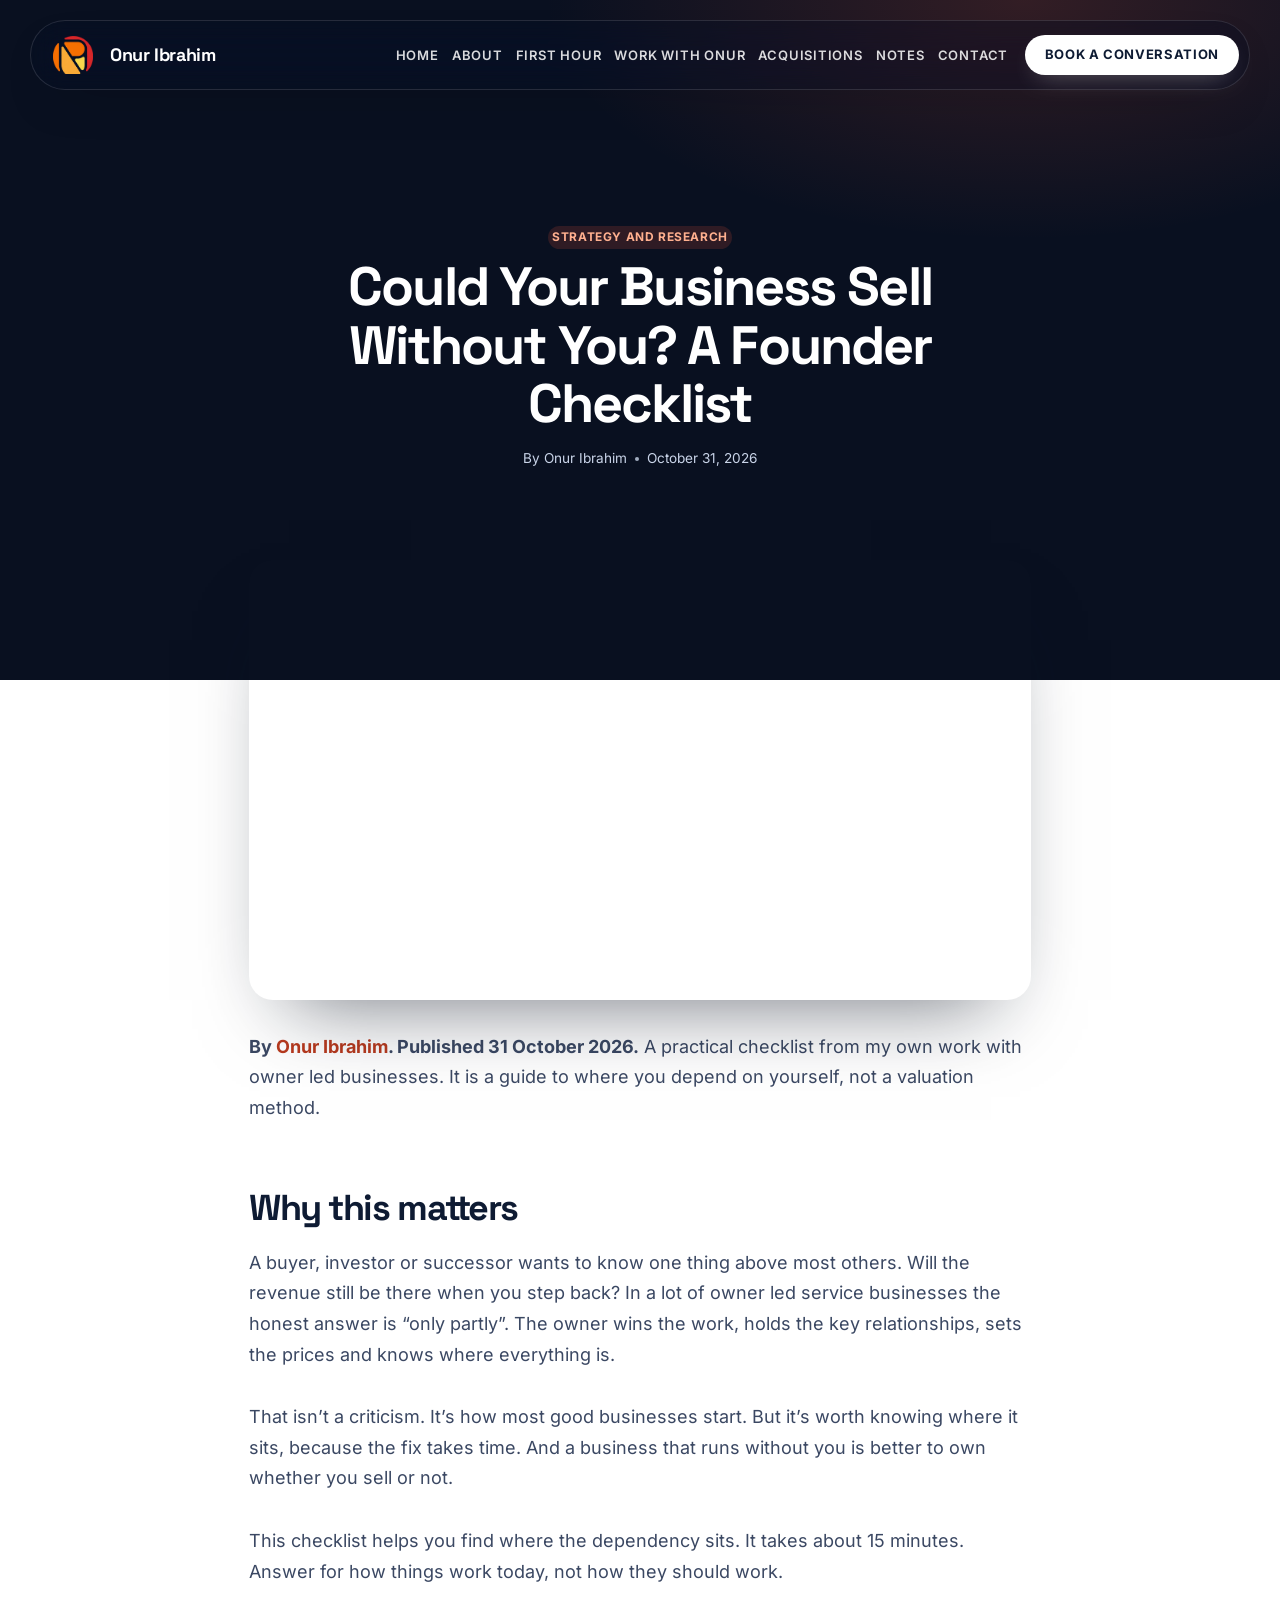
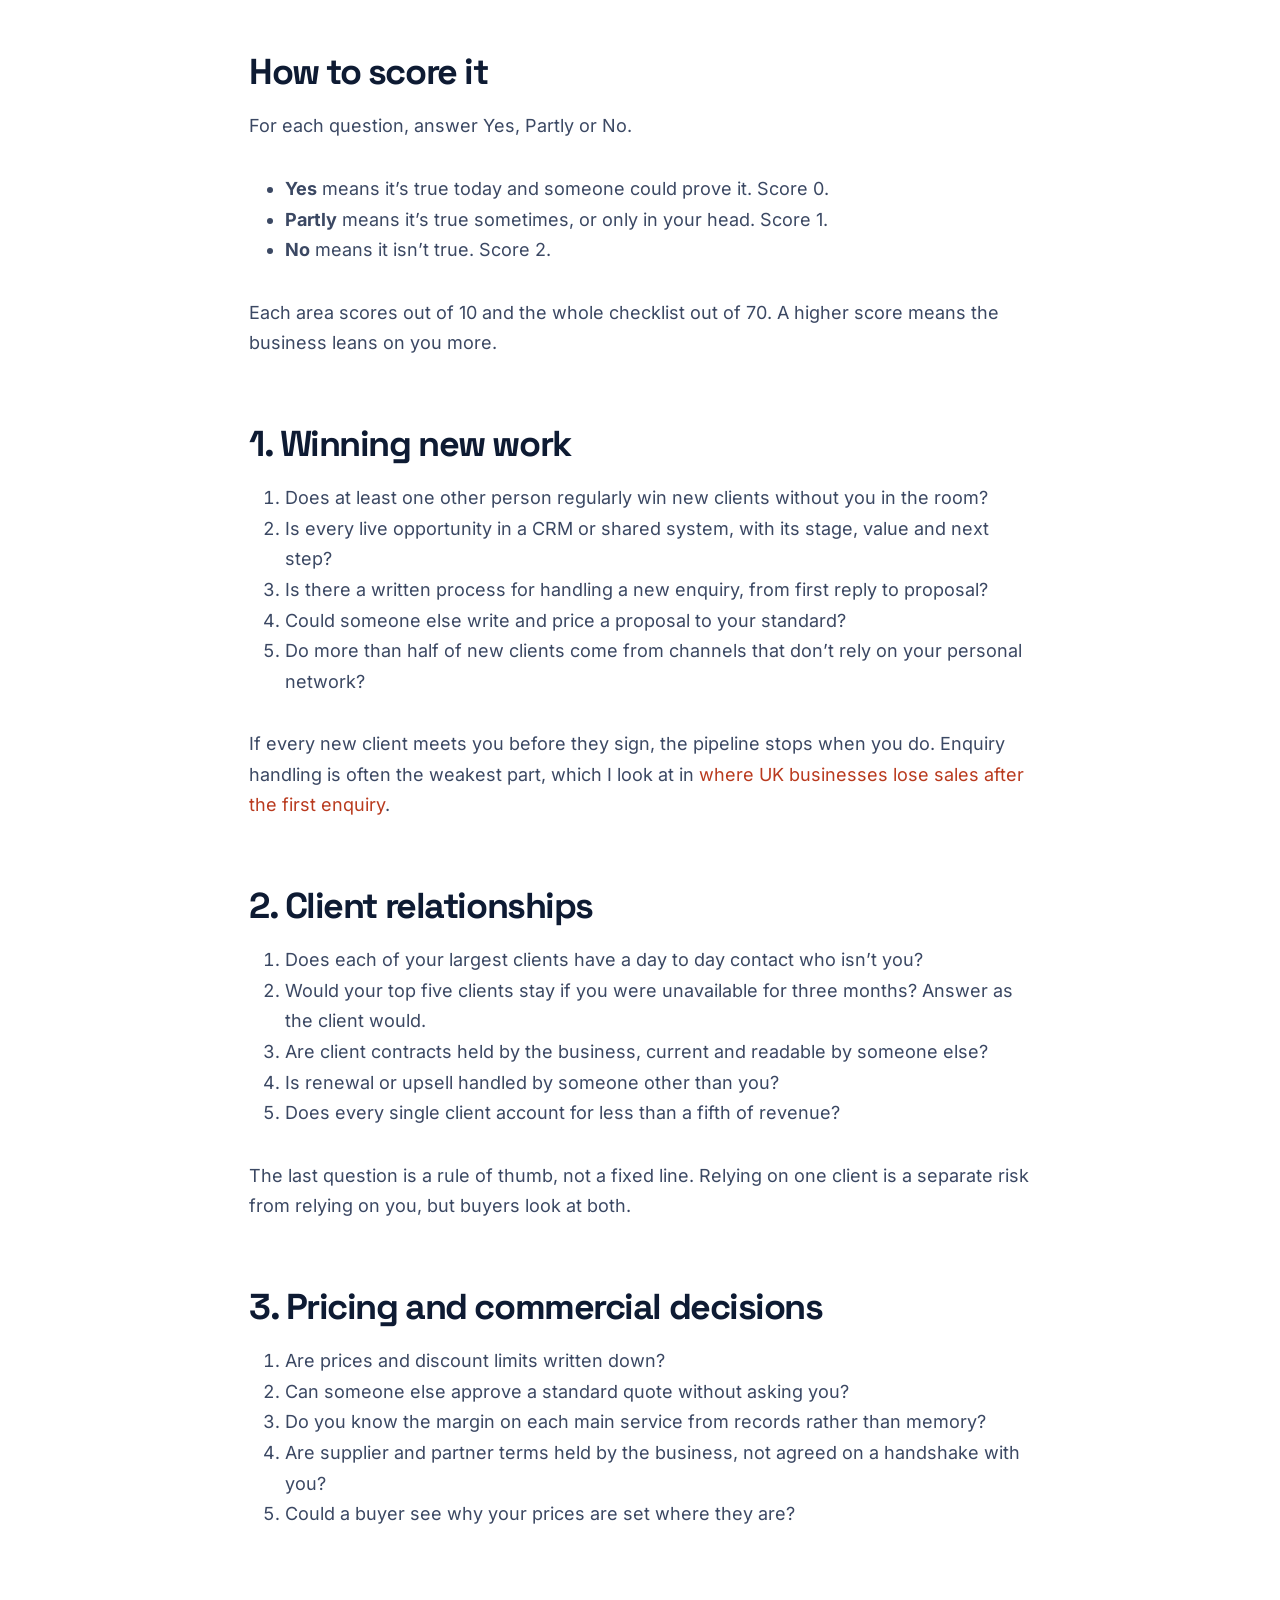
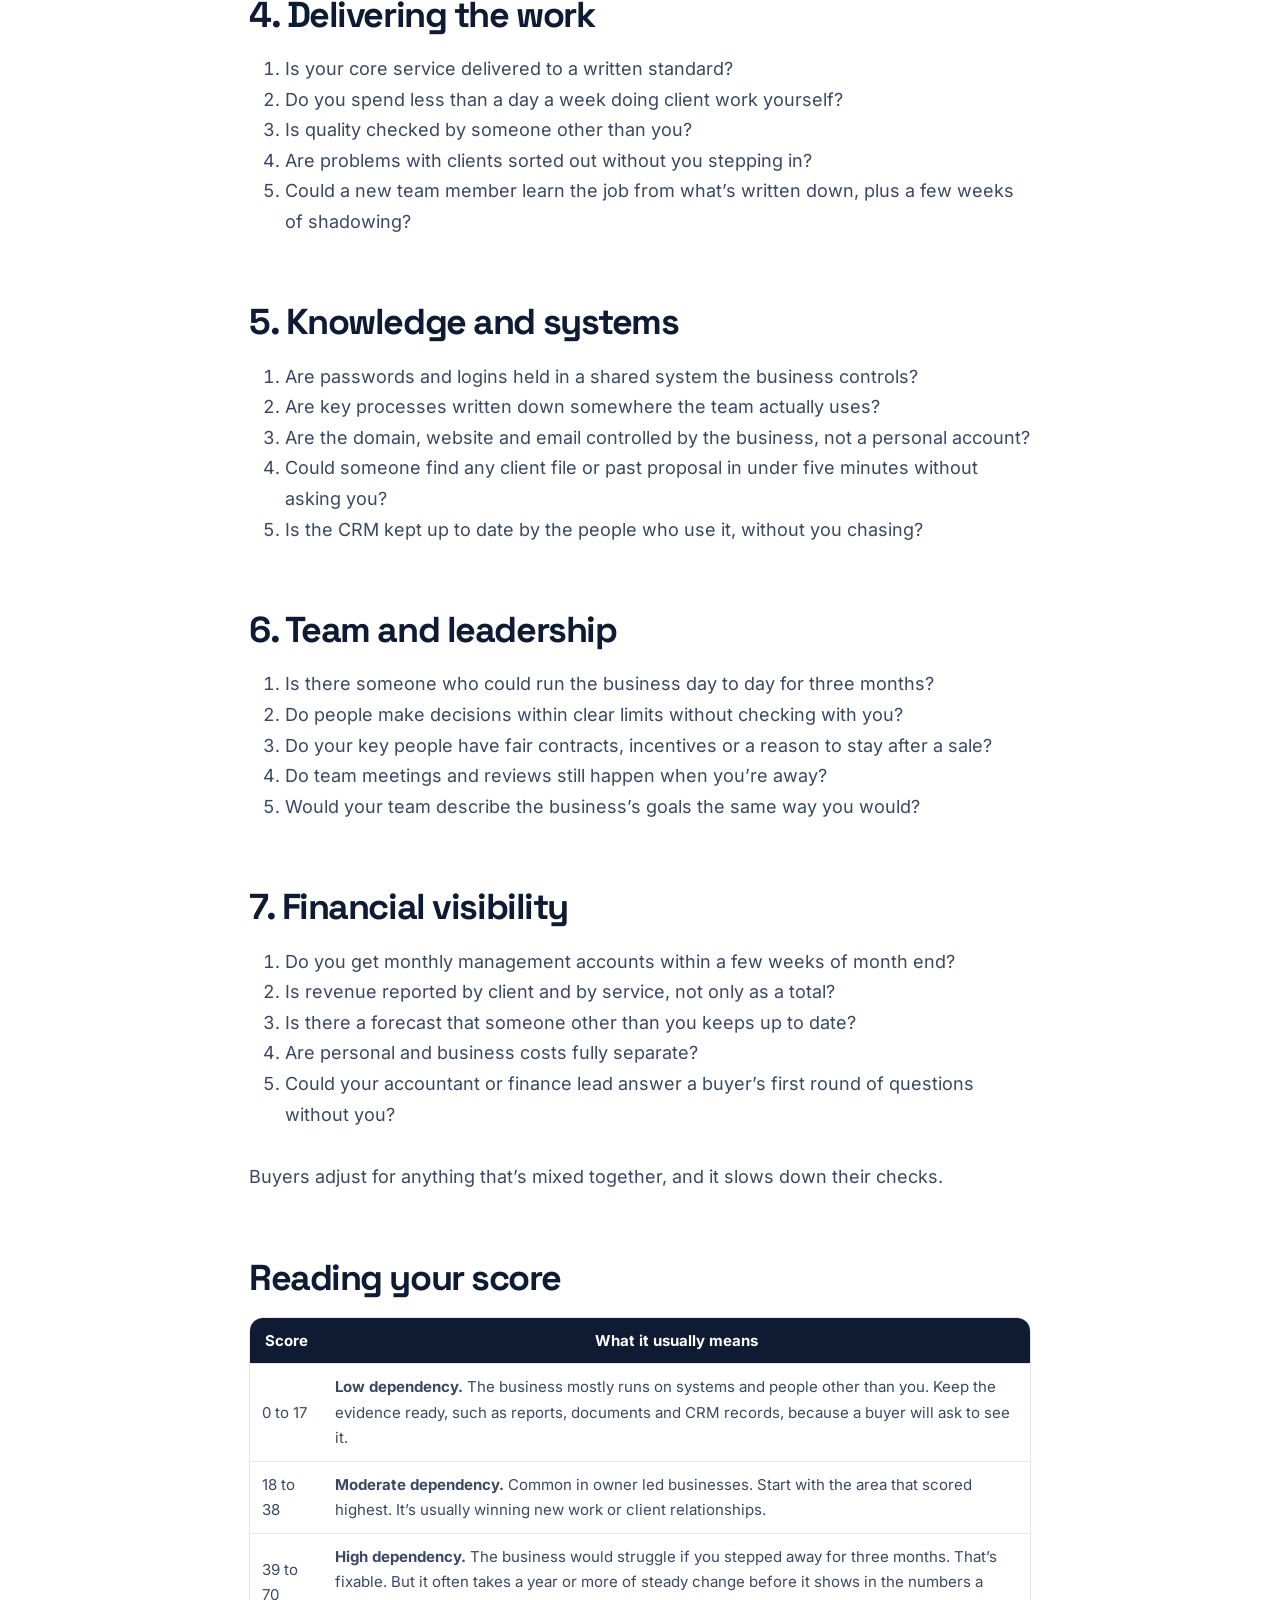
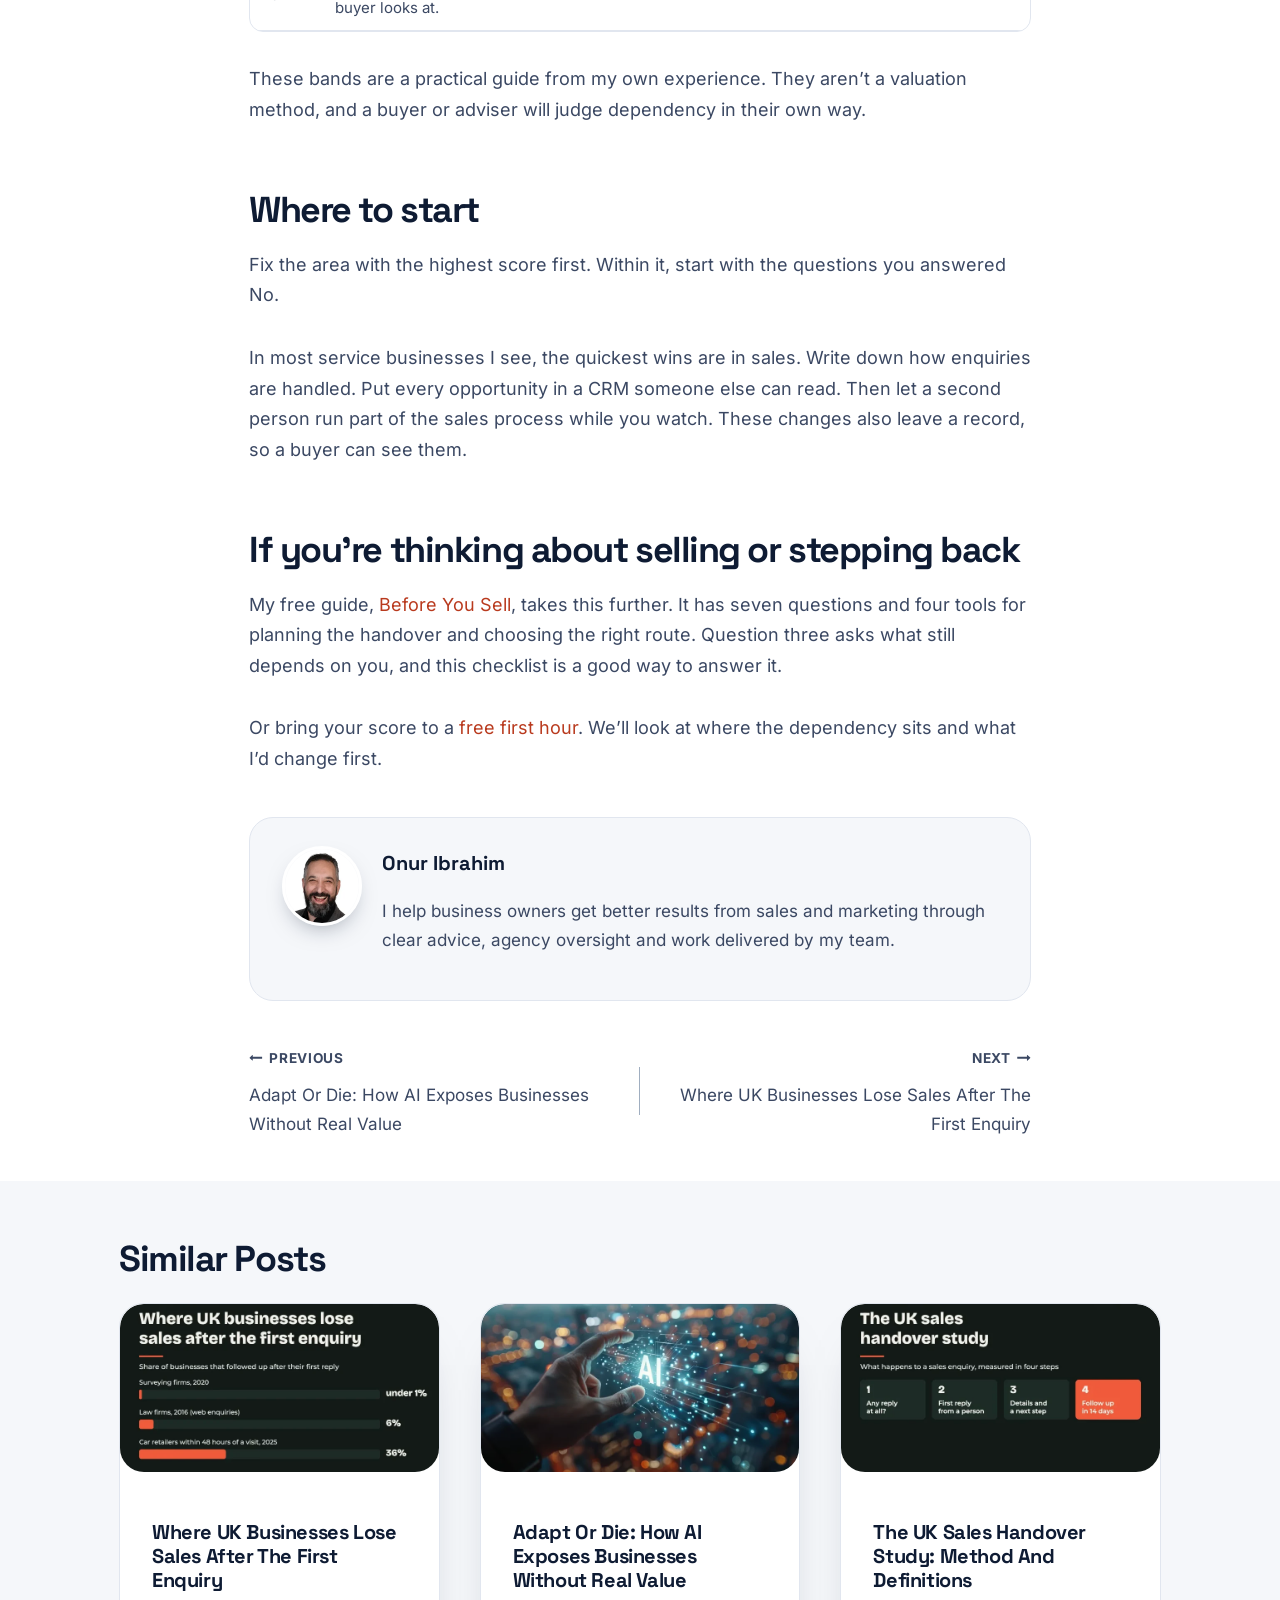
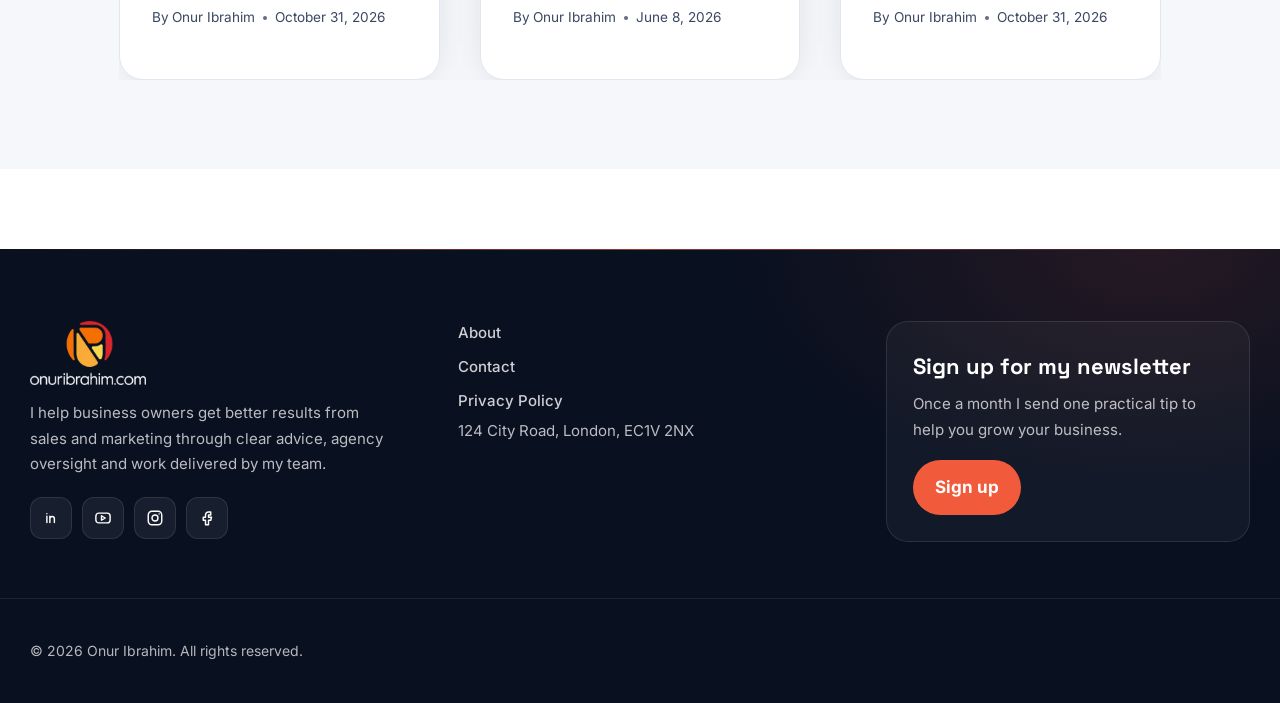
<file: post/founder-dependency-checklist/index.html>
<!doctype html><html lang="en-US" prefix="og: https://ogp.me/ns#" class="no-js" itemtype="https://schema.org/Blog" itemscope><head><meta charset="UTF-8"><meta name="viewport" content="width=device-width, initial-scale=1, minimum-scale=1"><link rel="preload" href="https://HamzaJaved2704.github.io/onur-ibrahim-preview/wp-content/plugins/site-design/fonts/spacegrotesk-latin.woff2" as="font" type="font/woff2" crossorigin><link rel="preload" href="https://HamzaJaved2704.github.io/onur-ibrahim-preview/wp-content/plugins/site-design/fonts/inter-latin.woff2" as="font" type="font/woff2" crossorigin><title>Could Your Business Sell Without You? A Founder Checklist | Onur Ibrahim</title><meta name="description" content="35 questions to find where your business still depends on you, from winning work to finance, with a simple score and where to start."/><meta name="robots" content="noindex, nofollow"/><meta property="og:locale" content="en_US" /><meta property="og:type" content="article" /><meta property="og:title" content="Could Your Business Sell Without You? A Founder Checklist | Onur Ibrahim" /><meta property="og:description" content="35 questions to find where your business still depends on you, from winning work to finance, with a simple score and where to start." /><meta property="og:url" content="https://HamzaJaved2704.github.io/onur-ibrahim-preview/post/founder-dependency-checklist/" /><meta property="og:site_name" content="Onur Ibrahim" /><meta property="article:section" content="Strategy and Research" /><meta property="og:updated_time" content="2026-11-01T18:08:44+00:00" /><meta property="og:image" content="https://HamzaJaved2704.github.io/onur-ibrahim-preview/wp-content/uploads/2026/11/onur-ibrahim-post-founder-dependency-checklist.webp" /><meta property="og:image:width" content="1200" /><meta property="og:image:height" content="630" /><meta property="og:image:alt" content="Could Your Business Sell Without You? A Founder Checklist" /><meta property="og:image:type" content="image/webp" /><meta property="article:published_time" content="2026-10-31T09:00:00+00:00" /><meta property="article:modified_time" content="2026-11-01T18:08:44+00:00" /><meta name="twitter:card" content="summary_large_image" /><meta name="twitter:title" content="Could Your Business Sell Without You? A Founder Checklist | Onur Ibrahim" /><meta name="twitter:description" content="35 questions to find where your business still depends on you, from winning work to finance, with a simple score and where to start." /><meta name="twitter:image" content="https://HamzaJaved2704.github.io/onur-ibrahim-preview/wp-content/uploads/2026/11/onur-ibrahim-post-founder-dependency-checklist.webp" /><meta name="twitter:label1" content="Written by" /><meta name="twitter:data1" content="Onur Ibrahim" /><meta name="twitter:label2" content="Time to read" /><meta name="twitter:data2" content="5 minutes" /> <script type="application/ld+json" class="rank-math-schema">{"@context":"https://schema.org","@graph":[{"@type":["Person","Organization"],"@id":"https://HamzaJaved2704.github.io/onur-ibrahim-preview/#person","name":"Onur Ibrahim","logo":{"@type":"ImageObject","@id":"https://HamzaJaved2704.github.io/onur-ibrahim-preview/#logo","url":"https://HamzaJaved2704.github.io/onur-ibrahim-preview/wp-content/uploads/2026/11/onur-ibrahim-logo-mark-v2.webp","contentUrl":"https://HamzaJaved2704.github.io/onur-ibrahim-preview/wp-content/uploads/2026/11/onur-ibrahim-logo-mark-v2.webp","caption":"Onur Ibrahim","inLanguage":"en-US"},"image":{"@type":"ImageObject","@id":"https://HamzaJaved2704.github.io/onur-ibrahim-preview/#logo","url":"https://HamzaJaved2704.github.io/onur-ibrahim-preview/wp-content/uploads/2026/11/onur-ibrahim-logo-mark-v2.webp","contentUrl":"https://HamzaJaved2704.github.io/onur-ibrahim-preview/wp-content/uploads/2026/11/onur-ibrahim-logo-mark-v2.webp","caption":"Onur Ibrahim","inLanguage":"en-US"}},{"@type":"WebSite","@id":"https://HamzaJaved2704.github.io/onur-ibrahim-preview/#website","url":"https://HamzaJaved2704.github.io/onur-ibrahim-preview","name":"Onur Ibrahim","publisher":{"@id":"https://HamzaJaved2704.github.io/onur-ibrahim-preview/#person"},"inLanguage":"en-US"},{"@type":"ImageObject","@id":"https://HamzaJaved2704.github.io/onur-ibrahim-preview/wp-content/uploads/2026/11/onur-ibrahim-post-founder-dependency-checklist.webp","url":"https://HamzaJaved2704.github.io/onur-ibrahim-preview/wp-content/uploads/2026/11/onur-ibrahim-post-founder-dependency-checklist.webp","width":"1200","height":"630","caption":"Could Your Business Sell Without You? A Founder Checklist","inLanguage":"en-US"},{"@type":"WebPage","@id":"https://HamzaJaved2704.github.io/onur-ibrahim-preview/post/founder-dependency-checklist/#webpage","url":"https://HamzaJaved2704.github.io/onur-ibrahim-preview/post/founder-dependency-checklist/","name":"Could Your Business Sell Without You? A Founder Checklist | Onur Ibrahim","datePublished":"2026-10-31T09:00:00+00:00","dateModified":"2026-11-01T18:08:44+00:00","isPartOf":{"@id":"https://HamzaJaved2704.github.io/onur-ibrahim-preview/#website"},"primaryImageOfPage":{"@id":"https://HamzaJaved2704.github.io/onur-ibrahim-preview/wp-content/uploads/2026/11/onur-ibrahim-post-founder-dependency-checklist.webp"},"inLanguage":"en-US"},{"@type":"Person","@id":"https://HamzaJaved2704.github.io/onur-ibrahim-preview/post/founder-dependency-checklist/#author","name":"Onur Ibrahim","image":{"@type":"ImageObject","@id":"https://HamzaJaved2704.github.io/onur-ibrahim-preview/wp-content/plugins/site-design/assets/brand/onur-avatar.webp","url":"https://HamzaJaved2704.github.io/onur-ibrahim-preview/wp-content/plugins/site-design/assets/brand/onur-avatar.webp","caption":"Onur Ibrahim","inLanguage":"en-US"},"sameAs":["https://HamzaJaved2704.github.io/onur-ibrahim-preview"]},{"@type":"BlogPosting","headline":"Could Your Business Sell Without You? A Founder Checklist | Onur Ibrahim","datePublished":"2026-10-31T09:00:00+00:00","dateModified":"2026-11-01T18:08:44+00:00","articleSection":"Strategy and Research","author":{"@id":"https://HamzaJaved2704.github.io/onur-ibrahim-preview/post/founder-dependency-checklist/#author","name":"Onur Ibrahim"},"publisher":{"@id":"https://HamzaJaved2704.github.io/onur-ibrahim-preview/#person"},"description":"35 questions to find where your business still depends on you, from winning work to finance, with a simple score and where to start.","name":"Could Your Business Sell Without You? A Founder Checklist | Onur Ibrahim","@id":"https://HamzaJaved2704.github.io/onur-ibrahim-preview/post/founder-dependency-checklist/#richSnippet","isPartOf":{"@id":"https://HamzaJaved2704.github.io/onur-ibrahim-preview/post/founder-dependency-checklist/#webpage"},"image":{"@id":"https://HamzaJaved2704.github.io/onur-ibrahim-preview/wp-content/uploads/2026/11/onur-ibrahim-post-founder-dependency-checklist.webp"},"inLanguage":"en-US","mainEntityOfPage":{"@id":"https://HamzaJaved2704.github.io/onur-ibrahim-preview/post/founder-dependency-checklist/#webpage"}}]}</script> <link rel="alternate" type="application/rss+xml" title="Onur Ibrahim &raquo; Feed" href="https://HamzaJaved2704.github.io/onur-ibrahim-preview/feed/" /><link rel="alternate" type="application/rss+xml" title="Onur Ibrahim &raquo; Comments Feed" href="https://HamzaJaved2704.github.io/onur-ibrahim-preview/comments/feed/" /> <script data-optimized="1" src="[data-uri]" defer></script> <link rel="alternate" title="oEmbed (JSON)" type="application/json+oembed" href="https://HamzaJaved2704.github.io/onur-ibrahim-preview/wp-json/oembed/1.0/embed?url=http%3A%2F%2Flocalhost%3A8089%2Fpost%2Ffounder-dependency-checklist%2F" /><link rel="alternate" title="oEmbed (XML)" type="text/xml+oembed" href="https://HamzaJaved2704.github.io/onur-ibrahim-preview/wp-json/oembed/1.0/embed?url=http%3A%2F%2Flocalhost%3A8089%2Fpost%2Ffounder-dependency-checklist%2F&#038;format=xml" /><link data-optimized="2" rel="stylesheet" href="https://HamzaJaved2704.github.io/onur-ibrahim-preview/wp-content/litespeed/css/897fb53c4c81746eea61c967cbd0c15e.css?ver=62c43" /><link rel="https://api.w.org/" href="https://HamzaJaved2704.github.io/onur-ibrahim-preview/wp-json/" /><link rel="alternate" title="JSON" type="application/json" href="https://HamzaJaved2704.github.io/onur-ibrahim-preview/wp-json/wp/v2/posts/64" /><link rel="icon" href="https://HamzaJaved2704.github.io/onur-ibrahim-preview/wp-content/uploads/2026/11/onur-ibrahim-site-icon-v2-150x150.png" sizes="32x32" /><link rel="icon" href="https://HamzaJaved2704.github.io/onur-ibrahim-preview/wp-content/uploads/2026/11/onur-ibrahim-site-icon-v2-300x300.png" sizes="192x192" /><link rel="apple-touch-icon" href="https://HamzaJaved2704.github.io/onur-ibrahim-preview/wp-content/uploads/2026/11/onur-ibrahim-site-icon-v2-300x300.png" /><meta name="msapplication-TileImage" content="https://HamzaJaved2704.github.io/onur-ibrahim-preview/wp-content/uploads/2026/11/onur-ibrahim-site-icon-v2-300x300.png" /></head><body class="wp-singular post-template-default single single-post postid-64 single-format-standard wp-custom-logo wp-embed-responsive wp-theme-kadence footer-on-bottom hide-focus-outline link-style-no-underline content-title-style-above content-width-narrow content-style-unboxed content-vertical-padding-bottom transparent-header mobile-transparent-header"><div id="wrapper" class="site wp-site-blocks">
<a class="skip-link screen-reader-text scroll-ignore" href="#main">Skip to content</a><header id="masthead" class="site-header" role="banner" itemtype="https://schema.org/WPHeader" itemscope><div id="main-header" class="site-header-wrap"><div class="site-header-inner-wrap"><div class="site-header-upper-wrap"><div class="site-header-upper-inner-wrap"><div class="site-main-header-wrap site-header-row-container site-header-focus-item site-header-row-layout-standard kadence-sticky-header" data-section="kadence_customizer_header_main" data-shrink="true" data-shrink-height="62" data-reveal-scroll-up="false"><div class="site-header-row-container-inner"><div class="site-container"><div class="site-main-header-inner-wrap site-header-row site-header-row-has-sides site-header-row-no-center"><div class="site-header-main-section-left site-header-section site-header-section-left"><div class="site-header-item site-header-focus-item" data-section="title_tagline"><div class="site-branding branding-layout-standard"><a class="brand has-logo-image" href="https://HamzaJaved2704.github.io/onur-ibrahim-preview/" rel="home"><img width="103" height="96" src="https://HamzaJaved2704.github.io/onur-ibrahim-preview/wp-content/uploads/2026/11/onur-ibrahim-logo-mark-v2.webp" class="custom-logo" alt="" decoding="async" /><div class="site-title-wrap"><p class="site-title">Onur Ibrahim</p></div></a></div></div></div><div class="site-header-main-section-right site-header-section site-header-section-right"><div class="site-header-item site-header-focus-item site-header-item-main-navigation header-navigation-layout-stretch-false header-navigation-layout-fill-stretch-false" data-section="kadence_customizer_primary_navigation"><nav id="site-navigation" class="main-navigation header-navigation hover-to-open nav--toggle-sub header-navigation-style-standard header-navigation-dropdown-animation-none" role="navigation" aria-label="Primary"><div class="primary-menu-container header-menu-container"><ul id="primary-menu" class="menu"><li id="menu-item-17" class="menu-item menu-item-type-post_type menu-item-object-page menu-item-home menu-item-17"><a href="https://HamzaJaved2704.github.io/onur-ibrahim-preview/">Home</a></li><li id="menu-item-18" class="menu-item menu-item-type-post_type menu-item-object-page menu-item-18"><a href="https://HamzaJaved2704.github.io/onur-ibrahim-preview/about-onur-ibrahim/">About</a></li><li id="menu-item-19" class="menu-item menu-item-type-post_type menu-item-object-page menu-item-19"><a href="https://HamzaJaved2704.github.io/onur-ibrahim-preview/the-first-hour-with-onur-ibrahim/">First Hour</a></li><li id="menu-item-20" class="menu-item menu-item-type-post_type menu-item-object-page menu-item-20"><a href="https://HamzaJaved2704.github.io/onur-ibrahim-preview/work-with-onur-ibrahim/">Work With Onur</a></li><li id="menu-item-21" class="menu-item menu-item-type-post_type menu-item-object-page menu-item-21"><a href="https://HamzaJaved2704.github.io/onur-ibrahim-preview/acquisitions/">Acquisitions</a></li><li id="menu-item-22" class="menu-item menu-item-type-post_type menu-item-object-page menu-item-22"><a href="https://HamzaJaved2704.github.io/onur-ibrahim-preview/notes/">Notes</a></li><li id="menu-item-23" class="menu-item menu-item-type-post_type menu-item-object-page menu-item-23"><a href="https://HamzaJaved2704.github.io/onur-ibrahim-preview/contact-onur-ibrahim/">Contact</a></li></ul></div></nav></div><div class="site-header-item site-header-focus-item" data-section="kadence_customizer_header_button"><div class="header-button-wrap"><div class="header-button-inner-wrap"><a href="https://api.pingbean.com/widget/bookings/the-first-hour" target="_blank" rel="noopener noreferrer" class="button header-button button-size-custom button-style-filled">Book a conversation</a></div></div></div></div></div></div></div></div></div></div></div></div><div id="mobile-header" class="site-mobile-header-wrap"><div class="site-header-inner-wrap"><div class="site-header-upper-wrap"><div class="site-header-upper-inner-wrap"><div class="site-main-header-wrap site-header-focus-item site-header-row-layout-standard site-header-row-tablet-layout-default site-header-row-mobile-layout-default "><div class="site-header-row-container-inner"><div class="site-container"><div class="site-main-header-inner-wrap site-header-row site-header-row-has-sides site-header-row-no-center"><div class="site-header-main-section-left site-header-section site-header-section-left"><div class="site-header-item site-header-focus-item" data-section="title_tagline"><div class="site-branding mobile-site-branding branding-layout-standard branding-tablet-layout-standard branding-mobile-layout-standard"><a class="brand has-logo-image" href="https://HamzaJaved2704.github.io/onur-ibrahim-preview/" rel="home"><img width="103" height="96" src="https://HamzaJaved2704.github.io/onur-ibrahim-preview/wp-content/uploads/2026/11/onur-ibrahim-logo-mark-v2.webp" class="custom-logo" alt="" decoding="async" /><div class="site-title-wrap"><div class="site-title">Onur Ibrahim</div></div></a></div></div></div><div class="site-header-main-section-right site-header-section site-header-section-right"><div class="site-header-item site-header-focus-item site-header-item-navgation-popup-toggle" data-section="kadence_customizer_mobile_trigger"><div class="mobile-toggle-open-container">
<button id="mobile-toggle" class="menu-toggle-open drawer-toggle menu-toggle-style-default" aria-label="Open menu" data-toggle-target="#mobile-drawer" data-toggle-body-class="showing-popup-drawer-from-right" aria-expanded="false" data-set-focus=".menu-toggle-close"
>
<span class="menu-toggle-icon"><span class="kadence-svg-iconset"><svg aria-hidden="true" class="kadence-svg-icon kadence-menu-svg" fill="currentColor" version="1.1" xmlns="http://www.w3.org/2000/svg" width="24" height="24" viewBox="0 0 24 24"><title>Toggle Menu</title><path d="M3 13h18c0.552 0 1-0.448 1-1s-0.448-1-1-1h-18c-0.552 0-1 0.448-1 1s0.448 1 1 1zM3 7h18c0.552 0 1-0.448 1-1s-0.448-1-1-1h-18c-0.552 0-1 0.448-1 1s0.448 1 1 1zM3 19h18c0.552 0 1-0.448 1-1s-0.448-1-1-1h-18c-0.552 0-1 0.448-1 1s0.448 1 1 1z"></path>
</svg></span></span>
</button></div></div></div></div></div></div></div></div></div></div></div></header><main id="inner-wrap" class="wrap kt-clear" role="main"><section class="entry-hero post-hero-section entry-hero-layout-standard"><div class="entry-hero-container-inner"><div class="hero-section-overlay"></div><div class="hero-container site-container"><header class="entry-header post-title title-align-center title-tablet-align-center title-mobile-align-left"><div class="entry-taxonomies">
<span class="category-links term-links category-style-pill">
<a href="https://HamzaJaved2704.github.io/onur-ibrahim-preview/post/category/strategy-and-research/" rel="tag">Strategy and Research</a>			</span></div><h1 class="entry-title">Could Your Business Sell Without You? A Founder Checklist</h1><div class="entry-meta entry-meta-divider-dot">
<span class="posted-by"><span class="meta-label">By</span><span class="author vcard"><span class="fn n">Onur Ibrahim</span></span></span>					<span class="posted-on">
<time class="entry-date published" datetime="2026-10-31T09:00:00+00:00" itemprop="datePublished">October 31, 2026</time><time class="updated" datetime="2026-11-01T18:08:44+00:00" itemprop="dateModified">November 1, 2026</time>					</span></div></header></div></div></section><div id="primary" class="content-area"><div class="content-container site-container"><div id="main" class="site-main"><div class="content-wrap"><article id="post-64" class="entry content-bg single-entry post-64 post type-post status-publish format-standard has-post-thumbnail hentry category-strategy-and-research"><div class="entry-content-wrap"><div class="post-thumbnail article-post-thumbnail kadence-thumbnail-position-below kadence-thumbnail-ratio-9-16"><div class="post-thumbnail-inner">
<img width="1200" height="630" src="https://HamzaJaved2704.github.io/onur-ibrahim-preview/wp-content/uploads/2026/11/onur-ibrahim-post-founder-dependency-checklist.webp" class="post-top-featured wp-post-image" alt="Could Your Business Sell Without You? A Founder Checklist" decoding="async" loading="lazy" srcset="https://HamzaJaved2704.github.io/onur-ibrahim-preview/wp-content/uploads/2026/11/onur-ibrahim-post-founder-dependency-checklist.webp 1200w, https://HamzaJaved2704.github.io/onur-ibrahim-preview/wp-content/uploads/2026/11/onur-ibrahim-post-founder-dependency-checklist-300x158.webp 300w, https://HamzaJaved2704.github.io/onur-ibrahim-preview/wp-content/uploads/2026/11/onur-ibrahim-post-founder-dependency-checklist-1024x538.webp 1024w, https://HamzaJaved2704.github.io/onur-ibrahim-preview/wp-content/uploads/2026/11/onur-ibrahim-post-founder-dependency-checklist-768x403.webp 768w" sizes="auto, (max-width: 1200px) 100vw, 1200px" /></div></div><div class="entry-content single-content"><p class="wp-block-paragraph"><strong>By </strong><a href="/onur-ibrahim-preview/about-onur-ibrahim"><strong>Onur Ibrahim</strong></a><strong>. Published 31 October 2026.</strong> A practical checklist from my own work with owner led businesses. It is a guide to where you depend on yourself, not a valuation method.</p><h2 class="wp-block-heading">Why this matters</h2><p class="wp-block-paragraph">A buyer, investor or successor wants to know one thing above most others. Will the revenue still be there when you step back? In a lot of owner led service businesses the honest answer is &#8220;only partly&#8221;. The owner wins the work, holds the key relationships, sets the prices and knows where everything is.</p><p class="wp-block-paragraph">That isn&#8217;t a criticism. It&#8217;s how most good businesses start. But it&#8217;s worth knowing where it sits, because the fix takes time. And a business that runs without you is better to own whether you sell or not.</p><p class="wp-block-paragraph">This checklist helps you find where the dependency sits. It takes about 15 minutes. Answer for how things work today, not how they should work.</p><h2 class="wp-block-heading">How to score it</h2><p class="wp-block-paragraph">For each question, answer Yes, Partly or No.</p><ul class="wp-block-list"><li><strong>Yes</strong> means it&#8217;s true today and someone could prove it. Score 0.</li><li><strong>Partly</strong> means it&#8217;s true sometimes, or only in your head. Score 1.</li><li><strong>No</strong> means it isn&#8217;t true. Score 2.</li></ul><p class="wp-block-paragraph">Each area scores out of 10 and the whole checklist out of 70. A higher score means the business leans on you more.</p><h2 class="wp-block-heading">1. Winning new work</h2><ol class="wp-block-list"><li>Does at least one other person regularly win new clients without you in the room?</li><li>Is every live opportunity in a CRM or shared system, with its stage, value and next step?</li><li>Is there a written process for handling a new enquiry, from first reply to proposal?</li><li>Could someone else write and price a proposal to your standard?</li><li>Do more than half of new clients come from channels that don&#8217;t rely on your personal network?</li></ol><p class="wp-block-paragraph">If every new client meets you before they sign, the pipeline stops when you do. Enquiry handling is often the weakest part, which I look at in <a href="/onur-ibrahim-preview/post/uk-sales-enquiry-follow-up-research">where UK businesses lose sales after the first enquiry</a>.</p><h2 class="wp-block-heading">2. Client relationships</h2><ol class="wp-block-list"><li>Does each of your largest clients have a day to day contact who isn&#8217;t you?</li><li>Would your top five clients stay if you were unavailable for three months? Answer as the client would.</li><li>Are client contracts held by the business, current and readable by someone else?</li><li>Is renewal or upsell handled by someone other than you?</li><li>Does every single client account for less than a fifth of revenue?</li></ol><p class="wp-block-paragraph">The last question is a rule of thumb, not a fixed line. Relying on one client is a separate risk from relying on you, but buyers look at both.</p><h2 class="wp-block-heading">3. Pricing and commercial decisions</h2><ol class="wp-block-list"><li>Are prices and discount limits written down?</li><li>Can someone else approve a standard quote without asking you?</li><li>Do you know the margin on each main service from records rather than memory?</li><li>Are supplier and partner terms held by the business, not agreed on a handshake with you?</li><li>Could a buyer see why your prices are set where they are?</li></ol><h2 class="wp-block-heading">4. Delivering the work</h2><ol class="wp-block-list"><li>Is your core service delivered to a written standard?</li><li>Do you spend less than a day a week doing client work yourself?</li><li>Is quality checked by someone other than you?</li><li>Are problems with clients sorted out without you stepping in?</li><li>Could a new team member learn the job from what&#8217;s written down, plus a few weeks of shadowing?</li></ol><h2 class="wp-block-heading">5. Knowledge and systems</h2><ol class="wp-block-list"><li>Are passwords and logins held in a shared system the business controls?</li><li>Are key processes written down somewhere the team actually uses?</li><li>Are the domain, website and email controlled by the business, not a personal account?</li><li>Could someone find any client file or past proposal in under five minutes without asking you?</li><li>Is the CRM kept up to date by the people who use it, without you chasing?</li></ol><h2 class="wp-block-heading">6. Team and leadership</h2><ol class="wp-block-list"><li>Is there someone who could run the business day to day for three months?</li><li>Do people make decisions within clear limits without checking with you?</li><li>Do your key people have fair contracts, incentives or a reason to stay after a sale?</li><li>Do team meetings and reviews still happen when you&#8217;re away?</li><li>Would your team describe the business&#8217;s goals the same way you would?</li></ol><h2 class="wp-block-heading">7. Financial visibility</h2><ol class="wp-block-list"><li>Do you get monthly management accounts within a few weeks of month end?</li><li>Is revenue reported by client and by service, not only as a total?</li><li>Is there a forecast that someone other than you keeps up to date?</li><li>Are personal and business costs fully separate?</li><li>Could your accountant or finance lead answer a buyer&#8217;s first round of questions without you?</li></ol><p class="wp-block-paragraph">Buyers adjust for anything that&#8217;s mixed together, and it slows down their checks.</p><h2 class="wp-block-heading">Reading your score</h2><figure class="wp-block-table"><table><thead><tr><th>Score</th><th>What it usually means</th></tr></thead><tbody><tr><td>0 to 17</td><td><strong>Low dependency.</strong> The business mostly runs on systems and people other than you. Keep the evidence ready, such as reports, documents and CRM records, because a buyer will ask to see it.</td></tr><tr><td>18 to 38</td><td><strong>Moderate dependency.</strong> Common in owner led businesses. Start with the area that scored highest. It&#8217;s usually winning new work or client relationships.</td></tr><tr><td>39 to 70</td><td><strong>High dependency.</strong> The business would struggle if you stepped away for three months. That&#8217;s fixable. But it often takes a year or more of steady change before it shows in the numbers a buyer looks at.</td></tr></tbody></table></figure><p class="wp-block-paragraph">These bands are a practical guide from my own experience. They aren&#8217;t a valuation method, and a buyer or adviser will judge dependency in their own way.</p><h2 class="wp-block-heading">Where to start</h2><p class="wp-block-paragraph">Fix the area with the highest score first. Within it, start with the questions you answered No.</p><p class="wp-block-paragraph">In most service businesses I see, the quickest wins are in sales. Write down how enquiries are handled. Put every opportunity in a CRM someone else can read. Then let a second person run part of the sales process while you watch. These changes also leave a record, so a buyer can see them.</p><h2 class="wp-block-heading">If you&#8217;re thinking about selling or stepping back</h2><p class="wp-block-paragraph">My free guide, <a href="/onur-ibrahim-preview/before-you-sell-a">Before You Sell</a>, takes this further. It has seven questions and four tools for planning the handover and choosing the right route. Question three asks what still depends on you, and this checklist is a good way to answer it.</p><p class="wp-block-paragraph">Or bring your score to a <a href="/onur-ibrahim-preview/the-first-hour-with-onur-ibrahim">free first hour</a>. We&#8217;ll look at where the dependency sits and what I&#8217;d change first.</p></div></div></article><div class="entry-author entry-author-style-normal"><div class="entry-author-profile author-profile vcard"><div class="entry-author-avatar">
<img alt='' src='https://HamzaJaved2704.github.io/onur-ibrahim-preview/wp-content/plugins/site-design/assets/brand/onur-avatar.webp' srcset='https://HamzaJaved2704.github.io/onur-ibrahim-preview/wp-content/plugins/site-design/assets/brand/onur-avatar.webp 2x' class='avatar avatar-80 photo' height='80' width='80' loading='lazy' decoding='async'/></div>
<b class="entry-author-name author-name fn"><a href="https://HamzaJaved2704.github.io/onur-ibrahim-preview/post/author/admin/" rel="author">Onur Ibrahim</a></b><div class="entry-author-description author-bio"><p>I help business owners get better results from sales and marketing through clear advice, agency oversight and work delivered by my team.</p></div><div class="entry-author-follow author-follow"></div></div></div><nav class="navigation post-navigation" aria-label="Posts"><h2 class="screen-reader-text">Post navigation</h2><div class="nav-links"><div class="nav-previous"><a href="https://HamzaJaved2704.github.io/onur-ibrahim-preview/post/adapt-or-die-why-ai-is-exposing-businesses-that-never-created-real-value/" rel="prev"><div class="post-navigation-sub"><small><span class="kadence-svg-iconset svg-baseline"><svg aria-hidden="true" class="kadence-svg-icon kadence-arrow-left-alt-svg" fill="currentColor" version="1.1" xmlns="http://www.w3.org/2000/svg" width="29" height="28" viewBox="0 0 29 28"><title>Previous</title><path d="M28 12.5v3c0 0.281-0.219 0.5-0.5 0.5h-19.5v3.5c0 0.203-0.109 0.375-0.297 0.453s-0.391 0.047-0.547-0.078l-6-5.469c-0.094-0.094-0.156-0.219-0.156-0.359v0c0-0.141 0.063-0.281 0.156-0.375l6-5.531c0.156-0.141 0.359-0.172 0.547-0.094 0.172 0.078 0.297 0.25 0.297 0.453v3.5h19.5c0.281 0 0.5 0.219 0.5 0.5z"></path>
</svg></span>Previous</small></div>Adapt Or Die: How AI Exposes Businesses Without Real Value</a></div><div class="nav-next"><a href="https://HamzaJaved2704.github.io/onur-ibrahim-preview/post/uk-sales-enquiry-follow-up-research/" rel="next"><div class="post-navigation-sub"><small>Next<span class="kadence-svg-iconset svg-baseline"><svg aria-hidden="true" class="kadence-svg-icon kadence-arrow-right-alt-svg" fill="currentColor" version="1.1" xmlns="http://www.w3.org/2000/svg" width="27" height="28" viewBox="0 0 27 28"><title>Continue</title><path d="M27 13.953c0 0.141-0.063 0.281-0.156 0.375l-6 5.531c-0.156 0.141-0.359 0.172-0.547 0.094-0.172-0.078-0.297-0.25-0.297-0.453v-3.5h-19.5c-0.281 0-0.5-0.219-0.5-0.5v-3c0-0.281 0.219-0.5 0.5-0.5h19.5v-3.5c0-0.203 0.109-0.375 0.297-0.453s0.391-0.047 0.547 0.078l6 5.469c0.094 0.094 0.156 0.219 0.156 0.359v0z"></path>
</svg></span></small></div>Where UK Businesses Lose Sales After The First Enquiry</a></div></div></nav><div class="entry-related alignfull entry-related-style-wide"><div class="entry-related-inner content-container site-container"><div class="entry-related-inner-content alignwide"><h2 class="entry-related-title" id="related-posts-title">Similar Posts</h2><div class="entry-related-carousel kadence-slide-init splide" aria-labelledby="related-posts-title" data-columns-xxl="3" data-columns-xl="3" data-columns-md="3" data-columns-sm="2" data-columns-xs="2" data-columns-ss="1" data-slider-anim-speed="400" data-slider-scroll="1" data-slider-dots="true" data-slider-arrows="true" data-slider-hover-pause="false" data-slider-auto="false" data-slider-speed="7000" data-slider-gutter="40" data-slider-loop="true" data-slider-next-label="Next" data-slider-slide-label="Posts" data-slider-prev-label="Previous"><div class="splide__track"><ul class="splide__list kadence-posts-list grid-cols grid-sm-col-2 grid-lg-col-3"><li class="entry-list-item carousel-item splide__slide"><article class="entry content-bg loop-entry post-65 post type-post status-publish format-standard has-post-thumbnail hentry category-sales-enablement category-strategy-and-research">
<a aria-hidden="true" tabindex="-1" role="presentation" class="post-thumbnail kadence-thumbnail-ratio-2-3" aria-label="Where UK Businesses Lose Sales After The First Enquiry" href="https://HamzaJaved2704.github.io/onur-ibrahim-preview/post/uk-sales-enquiry-follow-up-research/"><div class="post-thumbnail-inner">
<img width="768" height="403" src="https://HamzaJaved2704.github.io/onur-ibrahim-preview/wp-content/uploads/2026/11/onur-ibrahim-post-uk-sales-enquiry-follow-up-research-768x403.webp" class="attachment-medium_large size-medium_large wp-post-image" alt="Where UK Businesses Lose Sales After The First Enquiry" decoding="async" loading="lazy" srcset="https://HamzaJaved2704.github.io/onur-ibrahim-preview/wp-content/uploads/2026/11/onur-ibrahim-post-uk-sales-enquiry-follow-up-research-768x403.webp 768w, https://HamzaJaved2704.github.io/onur-ibrahim-preview/wp-content/uploads/2026/11/onur-ibrahim-post-uk-sales-enquiry-follow-up-research-300x158.webp 300w, https://HamzaJaved2704.github.io/onur-ibrahim-preview/wp-content/uploads/2026/11/onur-ibrahim-post-uk-sales-enquiry-follow-up-research-1024x538.webp 1024w, https://HamzaJaved2704.github.io/onur-ibrahim-preview/wp-content/uploads/2026/11/onur-ibrahim-post-uk-sales-enquiry-follow-up-research.webp 1200w" sizes="auto, (max-width: 768px) 100vw, 768px" /></div>
</a><div class="entry-content-wrap"><header class="entry-header"><div class="entry-taxonomies">
<span class="category-links term-links category-style-normal">
<a href="https://HamzaJaved2704.github.io/onur-ibrahim-preview/post/category/sales-enablement/" class="category-link-sales-enablement" rel="tag">Sales Enablement</a> | <a href="https://HamzaJaved2704.github.io/onur-ibrahim-preview/post/category/strategy-and-research/" class="category-link-strategy-and-research" rel="tag">Strategy and Research</a>			</span></div><h3 class="entry-title"><a href="https://HamzaJaved2704.github.io/onur-ibrahim-preview/post/uk-sales-enquiry-follow-up-research/" rel="bookmark">Where UK Businesses Lose Sales After The First Enquiry</a></h3><div class="entry-meta entry-meta-divider-dot">
<span class="posted-by"><span class="meta-label">By</span><span class="author vcard"><a class="url fn n" href="https://HamzaJaved2704.github.io/onur-ibrahim-preview">Onur Ibrahim</a></span></span>					<span class="posted-on">
<time class="entry-date published" datetime="2026-10-31T09:00:00+00:00" itemprop="datePublished">October 31, 2026</time><time class="updated" datetime="2026-11-01T18:08:44+00:00" itemprop="dateModified">November 1, 2026</time>					</span></div></header><div class="entry-summary"><p>UK research on what happens to sales enquiries: how many go unanswered, how slow replies are and how few get followed up. Sources and limits shown.</p></div><footer class="entry-footer"><div class="entry-actions"><p class="more-link-wrap">
<a href="https://HamzaJaved2704.github.io/onur-ibrahim-preview/post/uk-sales-enquiry-follow-up-research/" class="post-more-link">
Read More<span class="screen-reader-text"> Where UK Businesses Lose Sales After The First Enquiry</span><span class="kadence-svg-iconset svg-baseline"><svg aria-hidden="true" class="kadence-svg-icon kadence-arrow-right-alt-svg" fill="currentColor" version="1.1" xmlns="http://www.w3.org/2000/svg" width="27" height="28" viewBox="0 0 27 28"><title>Continue</title><path d="M27 13.953c0 0.141-0.063 0.281-0.156 0.375l-6 5.531c-0.156 0.141-0.359 0.172-0.547 0.094-0.172-0.078-0.297-0.25-0.297-0.453v-3.5h-19.5c-0.281 0-0.5-0.219-0.5-0.5v-3c0-0.281 0.219-0.5 0.5-0.5h19.5v-3.5c0-0.203 0.109-0.375 0.297-0.453s0.391-0.047 0.547 0.078l6 5.469c0.094 0.094 0.156 0.219 0.156 0.359v0z"></path>
</svg></span>			</a></p></div></footer></div></article></li><li class="entry-list-item carousel-item splide__slide"><article class="entry content-bg loop-entry post-63 post type-post status-publish format-standard has-post-thumbnail hentry category-strategy-and-research">
<a aria-hidden="true" tabindex="-1" role="presentation" class="post-thumbnail kadence-thumbnail-ratio-2-3" aria-label="Adapt Or Die: How AI Exposes Businesses Without Real Value" href="https://HamzaJaved2704.github.io/onur-ibrahim-preview/post/adapt-or-die-why-ai-is-exposing-businesses-that-never-created-real-value/"><div class="post-thumbnail-inner">
<img width="768" height="403" src="https://HamzaJaved2704.github.io/onur-ibrahim-preview/wp-content/uploads/2026/11/onur-ibrahim-post-adapt-or-die-why-ai-is-exposing-businesses-that-never-create-768x403.webp" class="attachment-medium_large size-medium_large wp-post-image" alt="Adapt Or Die: How AI Exposes Businesses Without Real Value" decoding="async" loading="lazy" srcset="https://HamzaJaved2704.github.io/onur-ibrahim-preview/wp-content/uploads/2026/11/onur-ibrahim-post-adapt-or-die-why-ai-is-exposing-businesses-that-never-create-768x403.webp 768w, https://HamzaJaved2704.github.io/onur-ibrahim-preview/wp-content/uploads/2026/11/onur-ibrahim-post-adapt-or-die-why-ai-is-exposing-businesses-that-never-create-300x158.webp 300w, https://HamzaJaved2704.github.io/onur-ibrahim-preview/wp-content/uploads/2026/11/onur-ibrahim-post-adapt-or-die-why-ai-is-exposing-businesses-that-never-create-1024x538.webp 1024w, https://HamzaJaved2704.github.io/onur-ibrahim-preview/wp-content/uploads/2026/11/onur-ibrahim-post-adapt-or-die-why-ai-is-exposing-businesses-that-never-create.webp 1200w" sizes="auto, (max-width: 768px) 100vw, 768px" /></div>
</a><div class="entry-content-wrap"><header class="entry-header"><div class="entry-taxonomies">
<span class="category-links term-links category-style-normal">
<a href="https://HamzaJaved2704.github.io/onur-ibrahim-preview/post/category/strategy-and-research/" class="category-link-strategy-and-research" rel="tag">Strategy and Research</a>			</span></div><h3 class="entry-title"><a href="https://HamzaJaved2704.github.io/onur-ibrahim-preview/post/adapt-or-die-why-ai-is-exposing-businesses-that-never-created-real-value/" rel="bookmark">Adapt Or Die: How AI Exposes Businesses Without Real Value</a></h3><div class="entry-meta entry-meta-divider-dot">
<span class="posted-by"><span class="meta-label">By</span><span class="author vcard"><a class="url fn n" href="https://HamzaJaved2704.github.io/onur-ibrahim-preview">Onur Ibrahim</a></span></span>					<span class="posted-on">
<time class="entry-date published" datetime="2026-06-08T09:00:00+00:00" itemprop="datePublished">June 8, 2026</time><time class="updated" datetime="2026-11-01T18:08:43+00:00" itemprop="dateModified">November 1, 2026</time>					</span></div></header><div class="entry-summary"><p>AI is turning routine work into a commodity. Onur Ibrahim on why value is moving from outputs to judgement, and the question every owner should ask next.</p></div><footer class="entry-footer"><div class="entry-actions"><p class="more-link-wrap">
<a href="https://HamzaJaved2704.github.io/onur-ibrahim-preview/post/adapt-or-die-why-ai-is-exposing-businesses-that-never-created-real-value/" class="post-more-link">
Read More<span class="screen-reader-text"> Adapt Or Die: How AI Exposes Businesses Without Real Value</span><span class="kadence-svg-iconset svg-baseline"><svg aria-hidden="true" class="kadence-svg-icon kadence-arrow-right-alt-svg" fill="currentColor" version="1.1" xmlns="http://www.w3.org/2000/svg" width="27" height="28" viewBox="0 0 27 28"><title>Continue</title><path d="M27 13.953c0 0.141-0.063 0.281-0.156 0.375l-6 5.531c-0.156 0.141-0.359 0.172-0.547 0.094-0.172-0.078-0.297-0.25-0.297-0.453v-3.5h-19.5c-0.281 0-0.5-0.219-0.5-0.5v-3c0-0.281 0.219-0.5 0.5-0.5h19.5v-3.5c0-0.203 0.109-0.375 0.297-0.453s0.391-0.047 0.547 0.078l6 5.469c0.094 0.094 0.156 0.219 0.156 0.359v0z"></path>
</svg></span>			</a></p></div></footer></div></article></li><li class="entry-list-item carousel-item splide__slide"><article class="entry content-bg loop-entry post-66 post type-post status-publish format-standard has-post-thumbnail hentry category-sales-enablement category-strategy-and-research">
<a aria-hidden="true" tabindex="-1" role="presentation" class="post-thumbnail kadence-thumbnail-ratio-2-3" aria-label="The UK Sales Handover Study: Method And Definitions" href="https://HamzaJaved2704.github.io/onur-ibrahim-preview/post/uk-sales-handover-study/"><div class="post-thumbnail-inner">
<img width="768" height="403" src="https://HamzaJaved2704.github.io/onur-ibrahim-preview/wp-content/uploads/2026/11/onur-ibrahim-post-uk-sales-handover-study-768x403.webp" class="attachment-medium_large size-medium_large wp-post-image" alt="The UK Sales Handover Study: Method And Definitions" decoding="async" loading="lazy" srcset="https://HamzaJaved2704.github.io/onur-ibrahim-preview/wp-content/uploads/2026/11/onur-ibrahim-post-uk-sales-handover-study-768x403.webp 768w, https://HamzaJaved2704.github.io/onur-ibrahim-preview/wp-content/uploads/2026/11/onur-ibrahim-post-uk-sales-handover-study-300x158.webp 300w, https://HamzaJaved2704.github.io/onur-ibrahim-preview/wp-content/uploads/2026/11/onur-ibrahim-post-uk-sales-handover-study-1024x538.webp 1024w, https://HamzaJaved2704.github.io/onur-ibrahim-preview/wp-content/uploads/2026/11/onur-ibrahim-post-uk-sales-handover-study.webp 1200w" sizes="auto, (max-width: 768px) 100vw, 768px" /></div>
</a><div class="entry-content-wrap"><header class="entry-header"><div class="entry-taxonomies">
<span class="category-links term-links category-style-normal">
<a href="https://HamzaJaved2704.github.io/onur-ibrahim-preview/post/category/sales-enablement/" class="category-link-sales-enablement" rel="tag">Sales Enablement</a> | <a href="https://HamzaJaved2704.github.io/onur-ibrahim-preview/post/category/strategy-and-research/" class="category-link-strategy-and-research" rel="tag">Strategy and Research</a>			</span></div><h3 class="entry-title"><a href="https://HamzaJaved2704.github.io/onur-ibrahim-preview/post/uk-sales-handover-study/" rel="bookmark">The UK Sales Handover Study: Method And Definitions</a></h3><div class="entry-meta entry-meta-divider-dot">
<span class="posted-by"><span class="meta-label">By</span><span class="author vcard"><a class="url fn n" href="https://HamzaJaved2704.github.io/onur-ibrahim-preview">Onur Ibrahim</a></span></span>					<span class="posted-on">
<time class="entry-date published" datetime="2026-10-31T09:00:00+00:00" itemprop="datePublished">October 31, 2026</time><time class="updated" datetime="2026-11-01T18:08:44+00:00" itemprop="dateModified">November 1, 2026</time>					</span></div></header><div class="entry-summary"><p>How I&#8217;m measuring what UK service businesses do with a sales enquiry: the sample, definitions and limits, published before any results.</p></div><footer class="entry-footer"><div class="entry-actions"><p class="more-link-wrap">
<a href="https://HamzaJaved2704.github.io/onur-ibrahim-preview/post/uk-sales-handover-study/" class="post-more-link">
Read More<span class="screen-reader-text"> The UK Sales Handover Study: Method And Definitions</span><span class="kadence-svg-iconset svg-baseline"><svg aria-hidden="true" class="kadence-svg-icon kadence-arrow-right-alt-svg" fill="currentColor" version="1.1" xmlns="http://www.w3.org/2000/svg" width="27" height="28" viewBox="0 0 27 28"><title>Continue</title><path d="M27 13.953c0 0.141-0.063 0.281-0.156 0.375l-6 5.531c-0.156 0.141-0.359 0.172-0.547 0.094-0.172-0.078-0.297-0.25-0.297-0.453v-3.5h-19.5c-0.281 0-0.5-0.219-0.5-0.5v-3c0-0.281 0.219-0.5 0.5-0.5h19.5v-3.5c0-0.203 0.109-0.375 0.297-0.453s0.391-0.047 0.547 0.078l6 5.469c0.094 0.094 0.156 0.219 0.156 0.359v0z"></path>
</svg></span>			</a></p></div></footer></div></article></li></ul></div></div></div></div></div></div></div></div></div></main><footer id="colophon" class="site-footer" role="contentinfo"><div class="site-footer-wrap"><div class="site-middle-footer-wrap site-footer-row-container site-footer-focus-item site-footer-row-layout-standard site-footer-row-tablet-layout-default site-footer-row-mobile-layout-default" data-section="kadence_customizer_footer_middle"><div class="site-footer-row-container-inner"><div class="site-container"><div class="site-middle-footer-inner-wrap site-footer-row site-footer-row-columns-3 site-footer-row-column-layout-left-golden site-footer-row-tablet-column-layout-row site-footer-row-mobile-column-layout-row ft-ro-dir-column ft-ro-collapse-normal ft-ro-t-dir-column ft-ro-m-dir-column ft-ro-lstyle-plain"><div class="site-footer-middle-section-1 site-footer-section footer-section-inner-items-1"><div class="footer-widget-area widget-area site-footer-focus-item footer-widget1 content-align-default content-tablet-align-default content-mobile-align-default content-valign-default content-tablet-valign-default content-mobile-valign-default" data-section="sidebar-widgets-footer1"><div class="footer-widget-area-inner site-info-inner"><section id="block-1000" class="widget widget_block widget_custom_html"><div class="oi-foot"><a class="oi-foot-brand" href="/onur-ibrahim-preview/"><img decoding="async" src="https://HamzaJaved2704.github.io/onur-ibrahim-preview/wp-content/plugins/site-design/assets/brand/logo-white.webp" width="116" height="64" alt="Onur Ibrahim" loading="lazy"></a><p>I help business owners get better results from sales and marketing through clear advice, agency oversight and work delivered by my team.</p><div class="oi-soc"><a href="https://www.linkedin.com/in/onuribrahim/" target="_blank" rel="noopener" aria-label="LinkedIn"><svg viewBox="0 0 24 24" fill="none" stroke="currentColor" stroke-width="1.9" stroke-linecap="round" stroke-linejoin="round" aria-hidden="true"><path d="M6.5 9.5V18M6.5 6.2v.1M10.5 18v-5a3 3 0 0 1 6 0v5M10.5 9.5V18"/></svg></a><a href="https://www.youtube.com/@Onur-Ibrahim" target="_blank" rel="noopener" aria-label="YouTube"><svg viewBox="0 0 24 24" fill="none" stroke="currentColor" stroke-width="1.9" stroke-linecap="round" stroke-linejoin="round" aria-hidden="true"><rect x="2.5" y="5.5" width="19" height="13" rx="4"/><path d="m10 9 5 3-5 3z"/></svg></a><a href="https://www.instagram.com/onuribrahim_official" target="_blank" rel="noopener" aria-label="Instagram"><svg viewBox="0 0 24 24" fill="none" stroke="currentColor" stroke-width="1.9" stroke-linecap="round" stroke-linejoin="round" aria-hidden="true"><rect x="3" y="3" width="18" height="18" rx="5"/><circle cx="12" cy="12" r="4"/><path d="M17.5 6.5v.1"/></svg></a><a href="https://www.facebook.com/Marketing.Life/" target="_blank" rel="noopener" aria-label="Facebook"><svg viewBox="0 0 24 24" fill="none" stroke="currentColor" stroke-width="1.9" stroke-linecap="round" stroke-linejoin="round" aria-hidden="true"><path d="M14 8h3V4h-3a4 4 0 0 0-4 4v3H7v4h3v6h4v-6h3l1-4h-4V8z"/></svg></a></div></div></section></div></div></div><div class="site-footer-middle-section-2 site-footer-section footer-section-inner-items-2"><div class="footer-widget-area widget-area site-footer-focus-item footer-navigation-wrap content-align-default content-tablet-align-default content-mobile-align-default content-valign-default content-tablet-valign-default content-mobile-valign-default footer-navigation-layout-stretch-false" data-section="kadence_customizer_footer_navigation"><div class="footer-widget-area-inner footer-navigation-inner"><nav id="footer-navigation" class="footer-navigation" role="navigation" aria-label="Footer"><div class="footer-menu-container"><ul id="footer-menu" class="menu"><li id="menu-item-24" class="menu-item menu-item-type-post_type menu-item-object-page menu-item-24"><a href="https://HamzaJaved2704.github.io/onur-ibrahim-preview/about-onur-ibrahim/">About</a></li><li id="menu-item-25" class="menu-item menu-item-type-post_type menu-item-object-page menu-item-25"><a href="https://HamzaJaved2704.github.io/onur-ibrahim-preview/contact-onur-ibrahim/">Contact</a></li><li id="menu-item-26" class="menu-item menu-item-type-post_type menu-item-object-page menu-item-privacy-policy menu-item-26"><a rel="privacy-policy" href="https://HamzaJaved2704.github.io/onur-ibrahim-preview/privacy/">Privacy Policy</a></li></ul></div></nav></div></div><div class="footer-widget-area widget-area site-footer-focus-item footer-widget2 content-align-default content-tablet-align-default content-mobile-align-default content-valign-default content-tablet-valign-default content-mobile-valign-default" data-section="sidebar-widgets-footer2"><div class="footer-widget-area-inner site-info-inner"><section id="block-1001" class="widget widget_block widget_custom_html"><div class="oi-foot"><address class="oi-addr">124 City Road, London, EC1V 2NX</address></div></section></div></div></div><div class="site-footer-middle-section-3 site-footer-section footer-section-inner-items-1"><div class="footer-widget-area widget-area site-footer-focus-item footer-widget3 content-align-default content-tablet-align-default content-mobile-align-default content-valign-default content-tablet-valign-default content-mobile-valign-default" data-section="sidebar-widgets-footer3"><div class="footer-widget-area-inner site-info-inner"><section id="block-1002" class="widget widget_block widget_custom_html"><div class="oi-news"><p class="oi-news-h">Sign up for my newsletter</p><p>Once a month I send one practical tip to help you grow your business.</p><a class="oi-news-btn" href="/onur-ibrahim-preview/contact-onur-ibrahim/">Sign up</a></div></section></div></div></div></div></div></div></div><div class="site-bottom-footer-wrap site-footer-row-container site-footer-focus-item site-footer-row-layout-standard site-footer-row-tablet-layout-default site-footer-row-mobile-layout-default" data-section="kadence_customizer_footer_bottom"><div class="site-footer-row-container-inner"><div class="site-container"><div class="site-bottom-footer-inner-wrap site-footer-row site-footer-row-columns-1 site-footer-row-column-layout-row site-footer-row-tablet-column-layout-default site-footer-row-mobile-column-layout-row ft-ro-dir-row ft-ro-collapse-normal ft-ro-t-dir-default ft-ro-m-dir-default ft-ro-lstyle-plain"><div class="site-footer-bottom-section-1 site-footer-section footer-section-inner-items-1"><div class="footer-widget-area site-info site-footer-focus-item content-align-left content-tablet-align-left content-mobile-align-left content-valign-default content-tablet-valign-default content-mobile-valign-default" data-section="kadence_customizer_footer_html"><div class="footer-widget-area-inner site-info-inner"><div class="footer-html inner-link-style-normal"><div class="footer-html-inner"><p>© 2026 Onur Ibrahim. All rights reserved.</p></div></div></div></div></div></div></div></div></div></div></footer></div> <script data-optimized="1" src="[data-uri]" defer></script> <script type="speculationrules">{"prefetch":[{"source":"document","where":{"and":[{"href_matches":"/*"},{"not":{"href_matches":["/wp-*.php","/wp-admin/*","/wp-content/uploads/*","/wp-content/*","/wp-content/plugins/*","/wp-content/themes/kadence/*","/*\\?(.+)"]}},{"not":{"selector_matches":"a[rel~=\"nofollow\"]"}},{"not":{"selector_matches":".no-prefetch, .no-prefetch a"}}]},"eagerness":"conservative"}]}</script> <a id="kt-scroll-up" tabindex="-1" aria-hidden="true" aria-label="Scroll to top" href="#wrapper" class="kadence-scroll-to-top scroll-up-wrap scroll-ignore scroll-up-side-right scroll-up-style-filled vs-lg-true vs-md-true vs-sm-false"><span class="kadence-svg-iconset"><svg aria-hidden="true" class="kadence-svg-icon kadence-arrow-up-svg" fill="currentColor" version="1.1" xmlns="http://www.w3.org/2000/svg" width="24" height="24" viewBox="0 0 24 24"><title>Scroll to top</title><path d="M5.707 12.707l5.293-5.293v11.586c0 0.552 0.448 1 1 1s1-0.448 1-1v-11.586l5.293 5.293c0.391 0.391 1.024 0.391 1.414 0s0.391-1.024 0-1.414l-7-7c-0.092-0.092-0.202-0.166-0.324-0.217s-0.253-0.076-0.383-0.076c-0.256 0-0.512 0.098-0.707 0.293l-7 7c-0.391 0.391-0.391 1.024 0 1.414s1.024 0.391 1.414 0z"></path>
</svg></span></a><button id="kt-scroll-up-reader" href="#wrapper" aria-label="Scroll to top" class="kadence-scroll-to-top scroll-up-wrap scroll-ignore scroll-up-side-right scroll-up-style-filled vs-lg-true vs-md-true vs-sm-false"><span class="kadence-svg-iconset"><svg aria-hidden="true" class="kadence-svg-icon kadence-arrow-up-svg" fill="currentColor" version="1.1" xmlns="http://www.w3.org/2000/svg" width="24" height="24" viewBox="0 0 24 24"><title>Scroll to top</title><path d="M5.707 12.707l5.293-5.293v11.586c0 0.552 0.448 1 1 1s1-0.448 1-1v-11.586l5.293 5.293c0.391 0.391 1.024 0.391 1.414 0s0.391-1.024 0-1.414l-7-7c-0.092-0.092-0.202-0.166-0.324-0.217s-0.253-0.076-0.383-0.076c-0.256 0-0.512 0.098-0.707 0.293l-7 7c-0.391 0.391-0.391 1.024 0 1.414s1.024 0.391 1.414 0z"></path>
</svg></span></button><div id="mobile-drawer" class="popup-drawer popup-drawer-layout-sidepanel popup-drawer-animation-fade popup-drawer-side-right" data-drawer-target-string="#mobile-drawer"
><div class="drawer-overlay" data-drawer-target-string="#mobile-drawer"></div><div class="drawer-inner"><div class="drawer-header">
<button class="menu-toggle-close drawer-toggle" aria-label="Close menu"  data-toggle-target="#mobile-drawer" data-toggle-body-class="showing-popup-drawer-from-right" aria-expanded="false" data-set-focus=".menu-toggle-open"
>
<span class="toggle-close-bar"></span>
<span class="toggle-close-bar"></span>
</button></div><div class="drawer-content mobile-drawer-content content-align-left content-valign-top"><div class="site-header-item site-header-focus-item site-header-item-mobile-navigation mobile-navigation-layout-stretch-false" data-section="kadence_customizer_mobile_navigation"><nav id="mobile-site-navigation" class="mobile-navigation drawer-navigation drawer-navigation-parent-toggle-false" role="navigation" aria-label="Primary Mobile"><div class="mobile-menu-container drawer-menu-container"><ul id="mobile-menu" class="menu has-collapse-sub-nav"><li class="menu-item menu-item-type-post_type menu-item-object-page menu-item-home menu-item-17"><a href="https://HamzaJaved2704.github.io/onur-ibrahim-preview/">Home</a></li><li class="menu-item menu-item-type-post_type menu-item-object-page menu-item-18"><a href="https://HamzaJaved2704.github.io/onur-ibrahim-preview/about-onur-ibrahim/">About</a></li><li class="menu-item menu-item-type-post_type menu-item-object-page menu-item-19"><a href="https://HamzaJaved2704.github.io/onur-ibrahim-preview/the-first-hour-with-onur-ibrahim/">First Hour</a></li><li class="menu-item menu-item-type-post_type menu-item-object-page menu-item-20"><a href="https://HamzaJaved2704.github.io/onur-ibrahim-preview/work-with-onur-ibrahim/">Work With Onur</a></li><li class="menu-item menu-item-type-post_type menu-item-object-page menu-item-21"><a href="https://HamzaJaved2704.github.io/onur-ibrahim-preview/acquisitions/">Acquisitions</a></li><li class="menu-item menu-item-type-post_type menu-item-object-page menu-item-22"><a href="https://HamzaJaved2704.github.io/onur-ibrahim-preview/notes/">Notes</a></li><li class="menu-item menu-item-type-post_type menu-item-object-page menu-item-23"><a href="https://HamzaJaved2704.github.io/onur-ibrahim-preview/contact-onur-ibrahim/">Contact</a></li></ul></div></nav></div><div class="site-header-item site-header-focus-item" data-section="kadence_customizer_mobile_button"><div class="mobile-header-button-wrap"><div class="mobile-header-button-inner-wrap"><a href="https://api.pingbean.com/widget/bookings/the-first-hour" target="_blank" rel="noopener noreferrer" class="button mobile-header-button button-size-medium button-style-filled">Book a conversation</a></div></div></div></div></div></div> <script data-optimized="1" id="kadence-navigation-js-extra" src="[data-uri]" defer></script> <script data-optimized="1" id="kadence-navigation-js" src="https://HamzaJaved2704.github.io/onur-ibrahim-preview/wp-content/litespeed/js/0e484a8337e575f90dd39ad41eda18cd.js?ver=55451" defer data-deferred="1"></script> <script data-optimized="1" id="kad-splide-js" src="https://HamzaJaved2704.github.io/onur-ibrahim-preview/wp-content/litespeed/js/c94ebc59fb0f598f3a4206068f460457.js?ver=01db1" defer data-deferred="1"></script> <script data-optimized="1" id="kadence-slide-init-js-extra" src="[data-uri]" defer></script> <script data-optimized="1" id="kadence-slide-init-js" src="https://HamzaJaved2704.github.io/onur-ibrahim-preview/wp-content/litespeed/js/712410f3ee84497961623fb028b155d9.js?ver=e0a5c" defer data-deferred="1"></script> </body></html>
<!-- Page optimized by LiteSpeed Cache @2026-11-01 20:34:47 -->

<!-- Page supported by LiteSpeed Cache 7.9.1 on 2026-11-01 20:34:47 -->
</file>
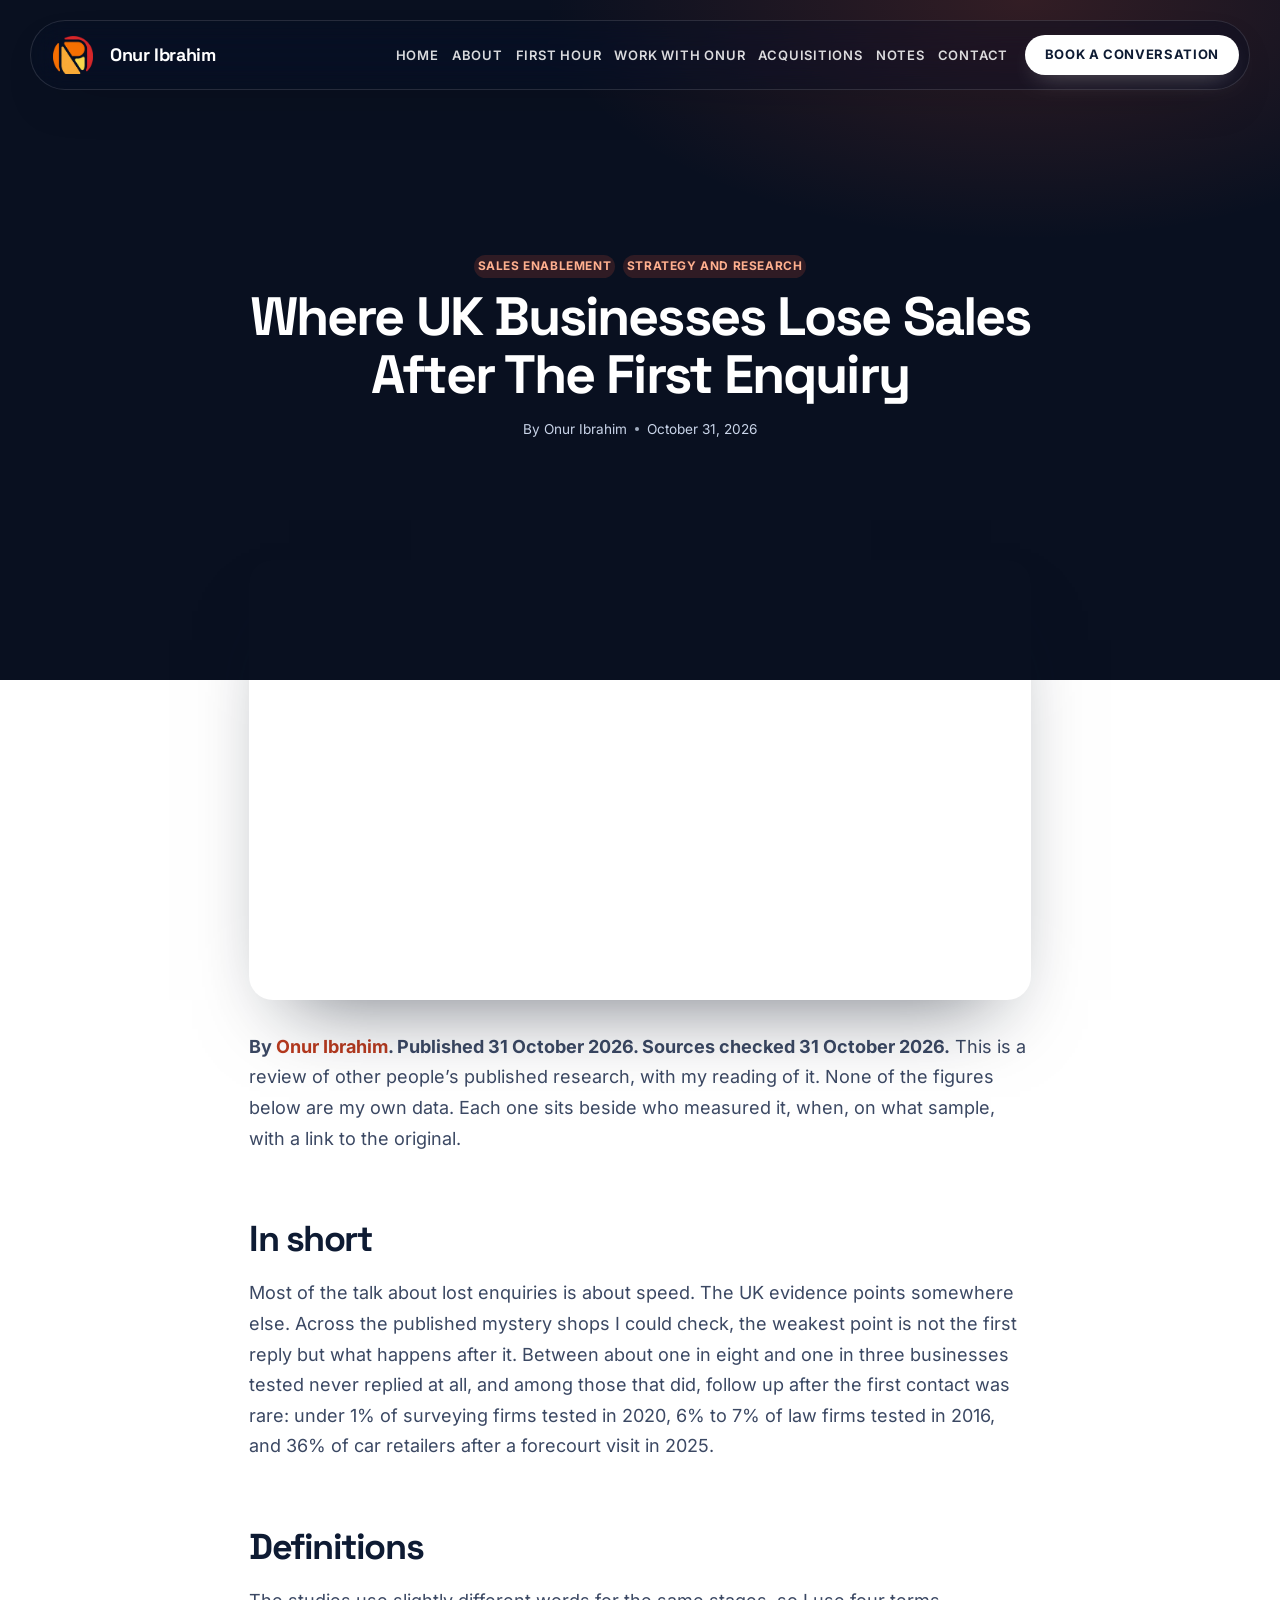
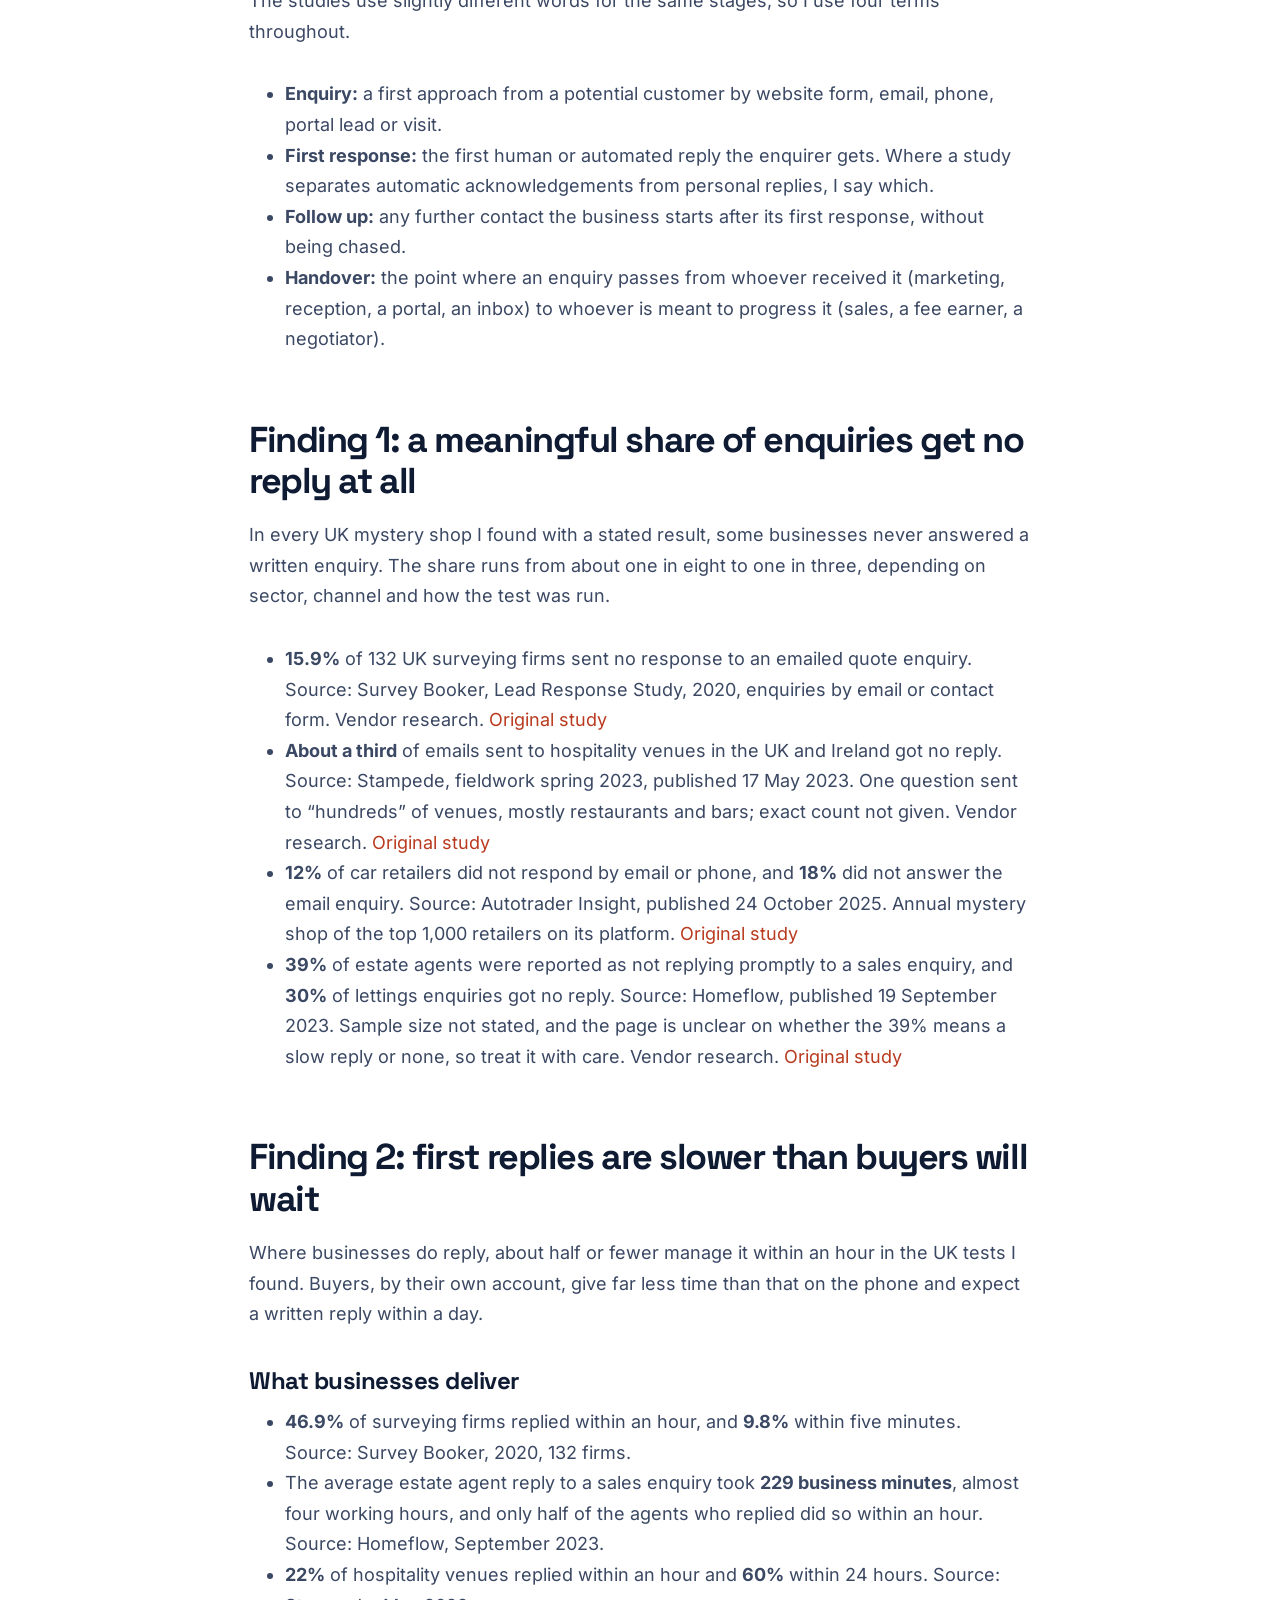
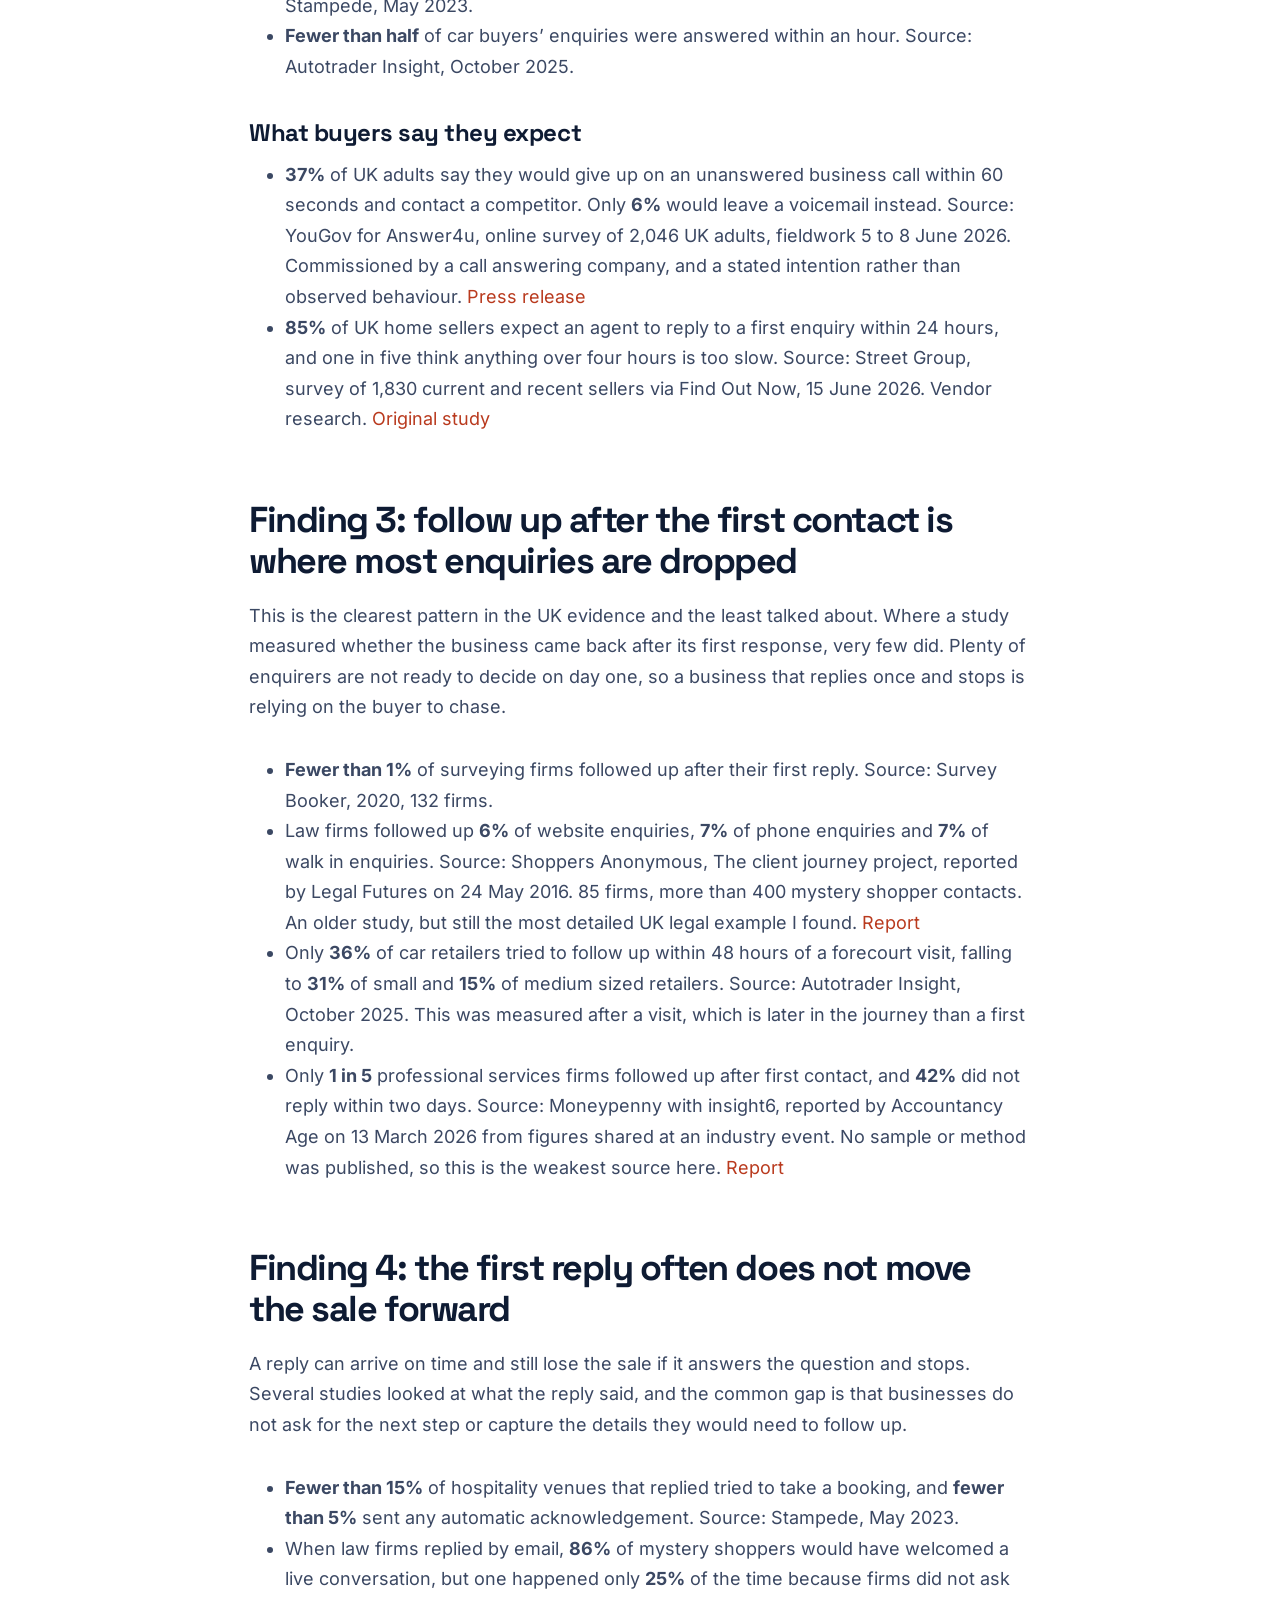
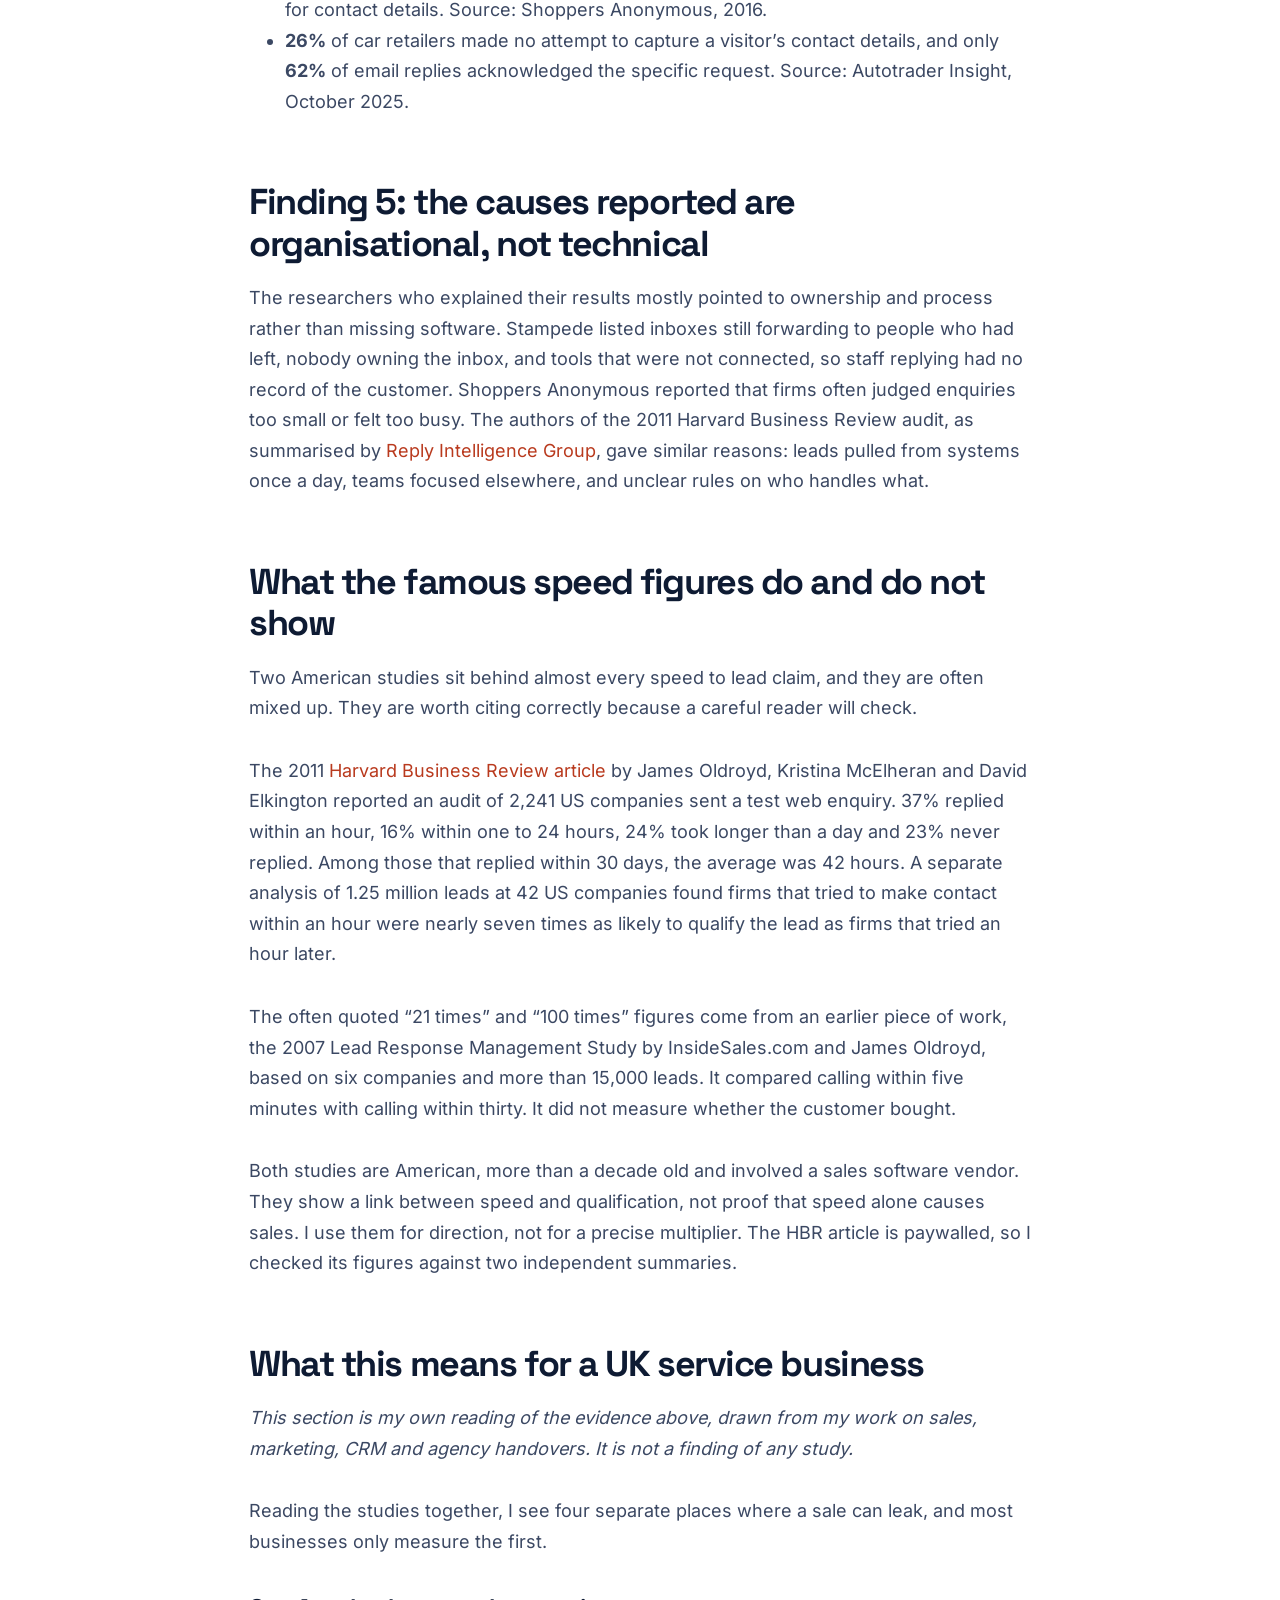
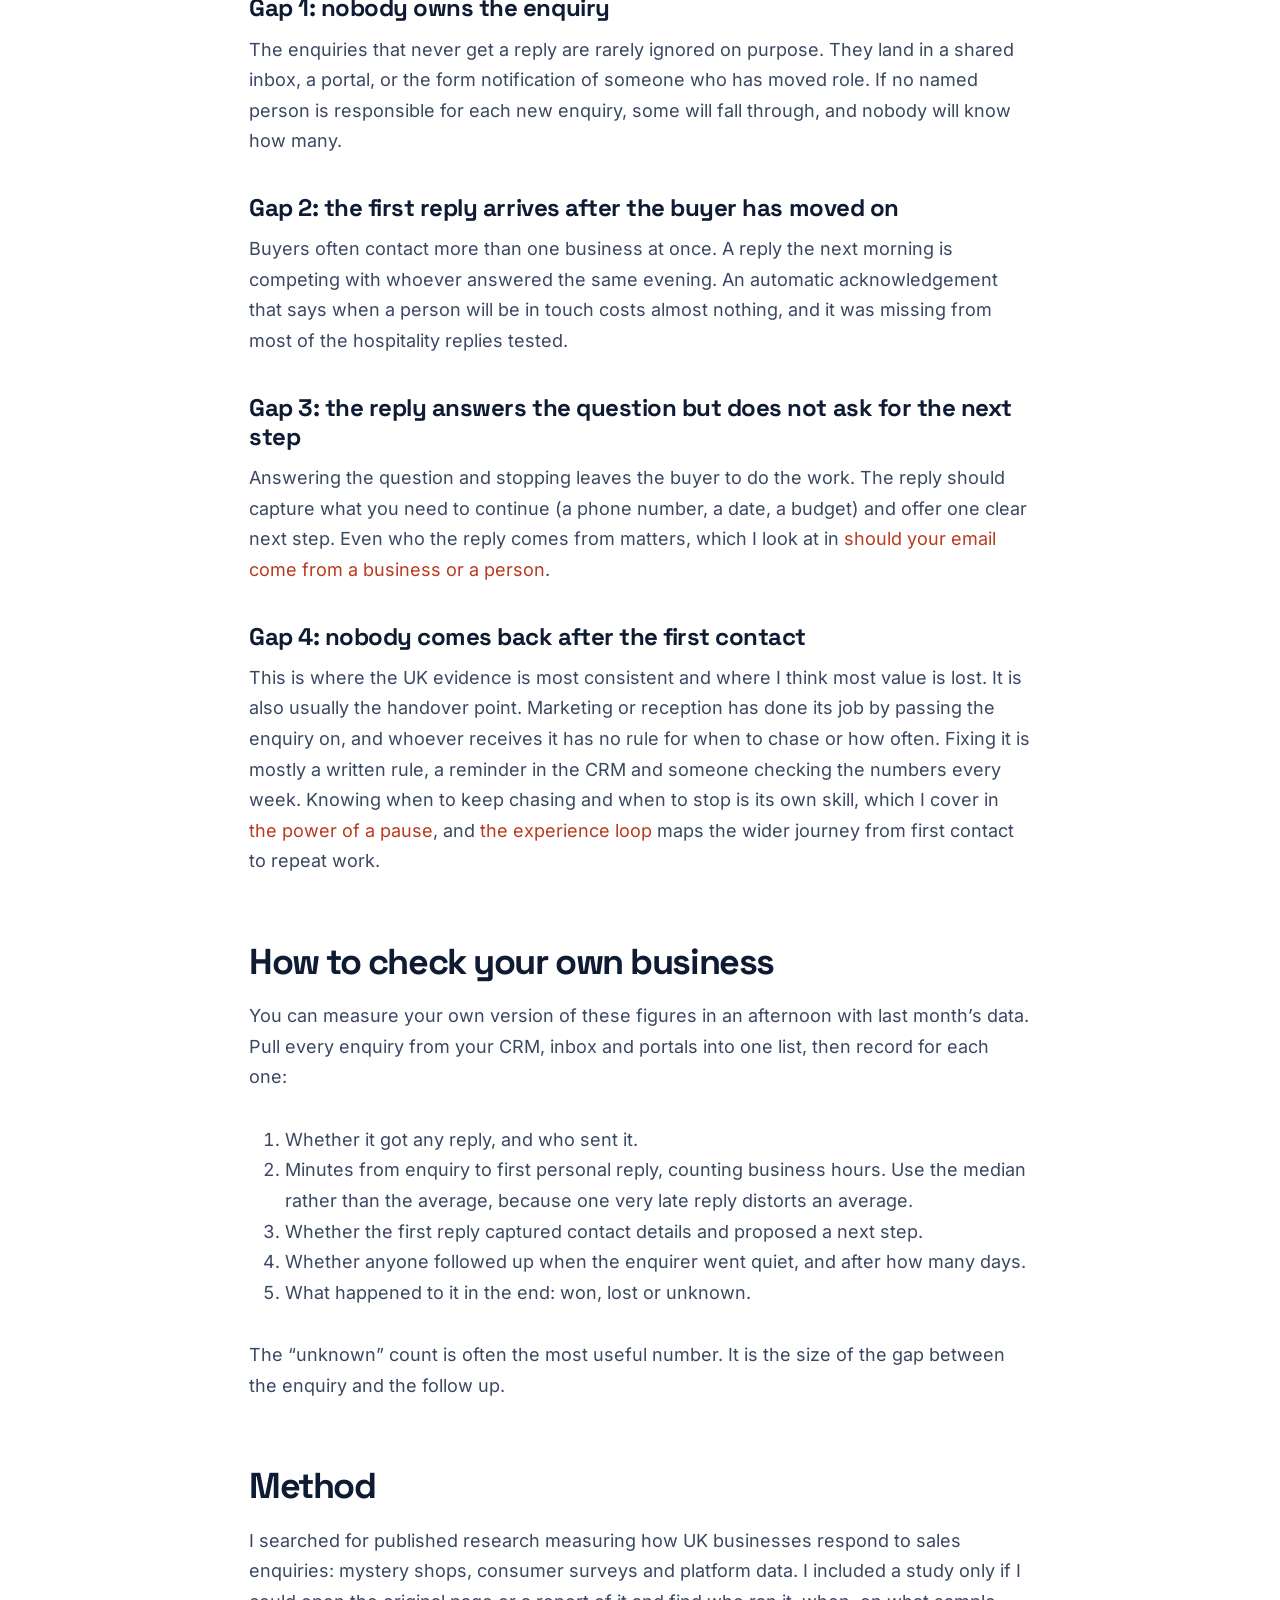
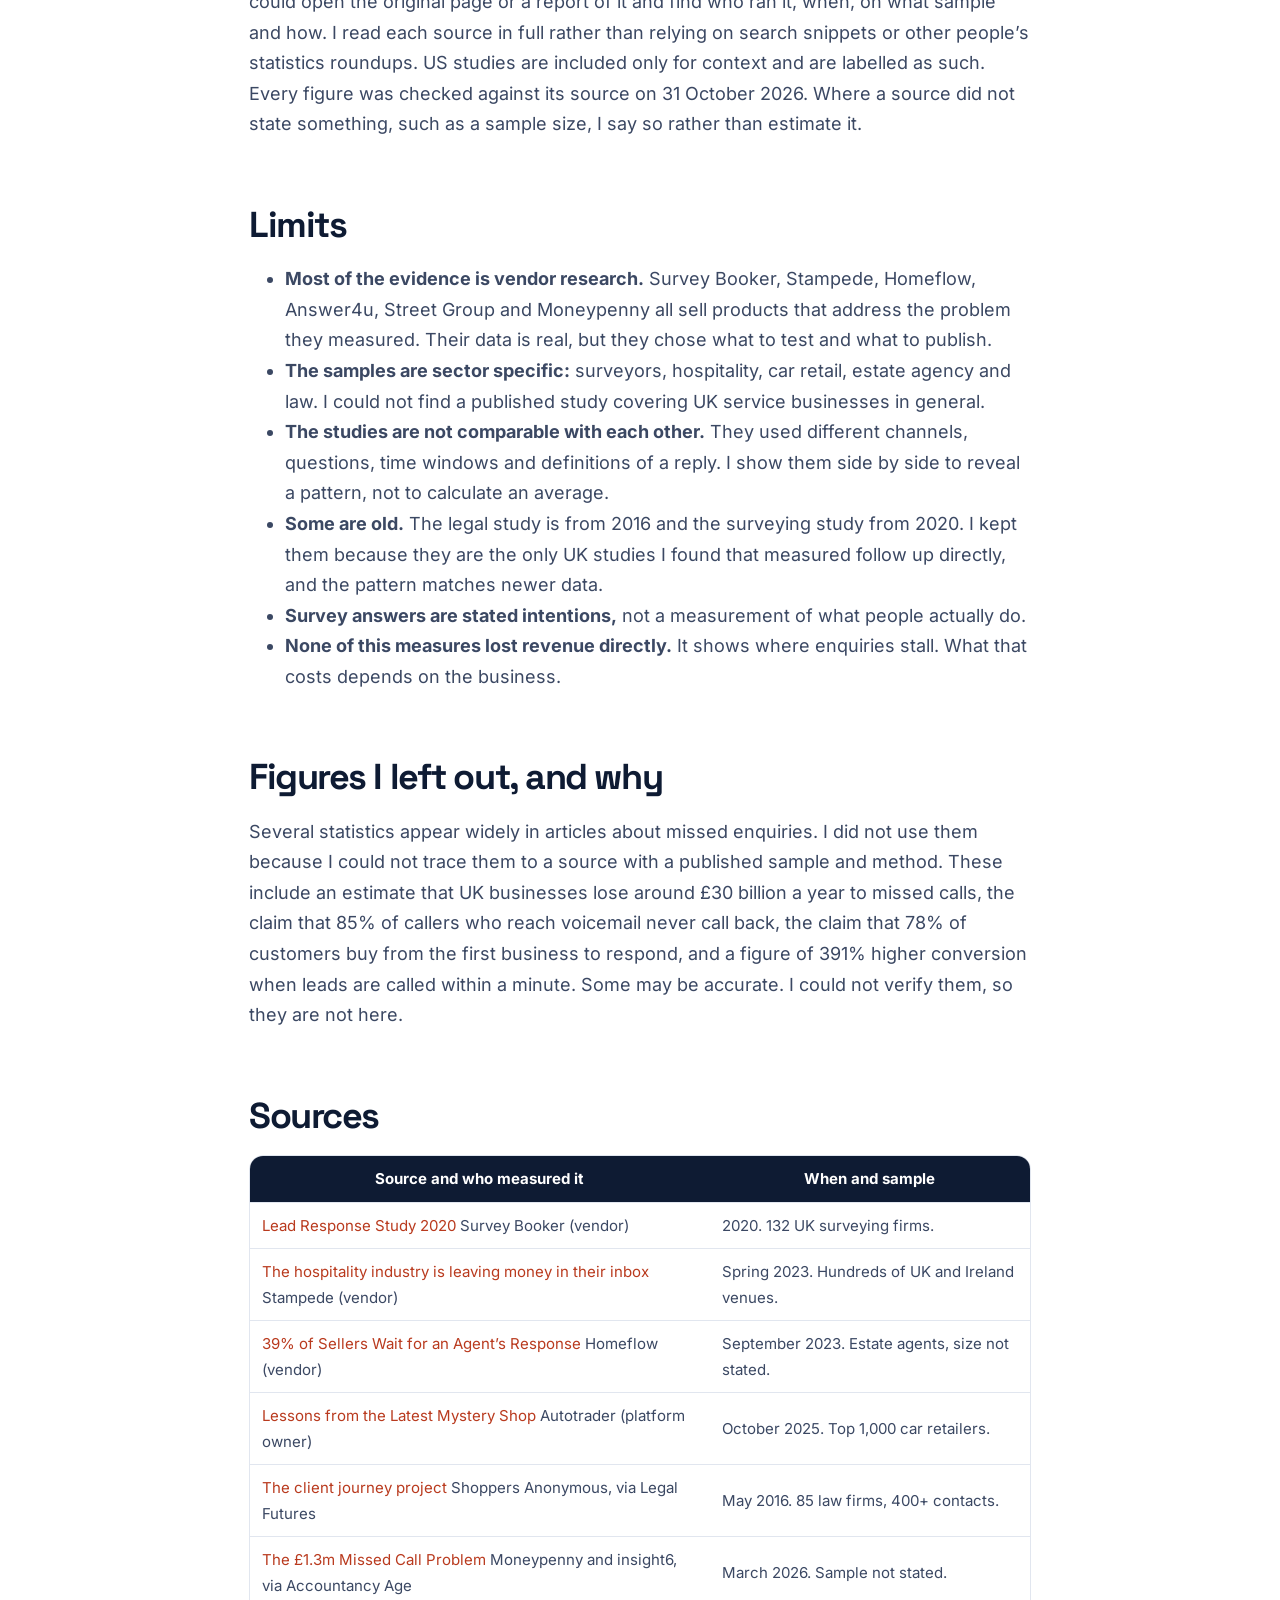
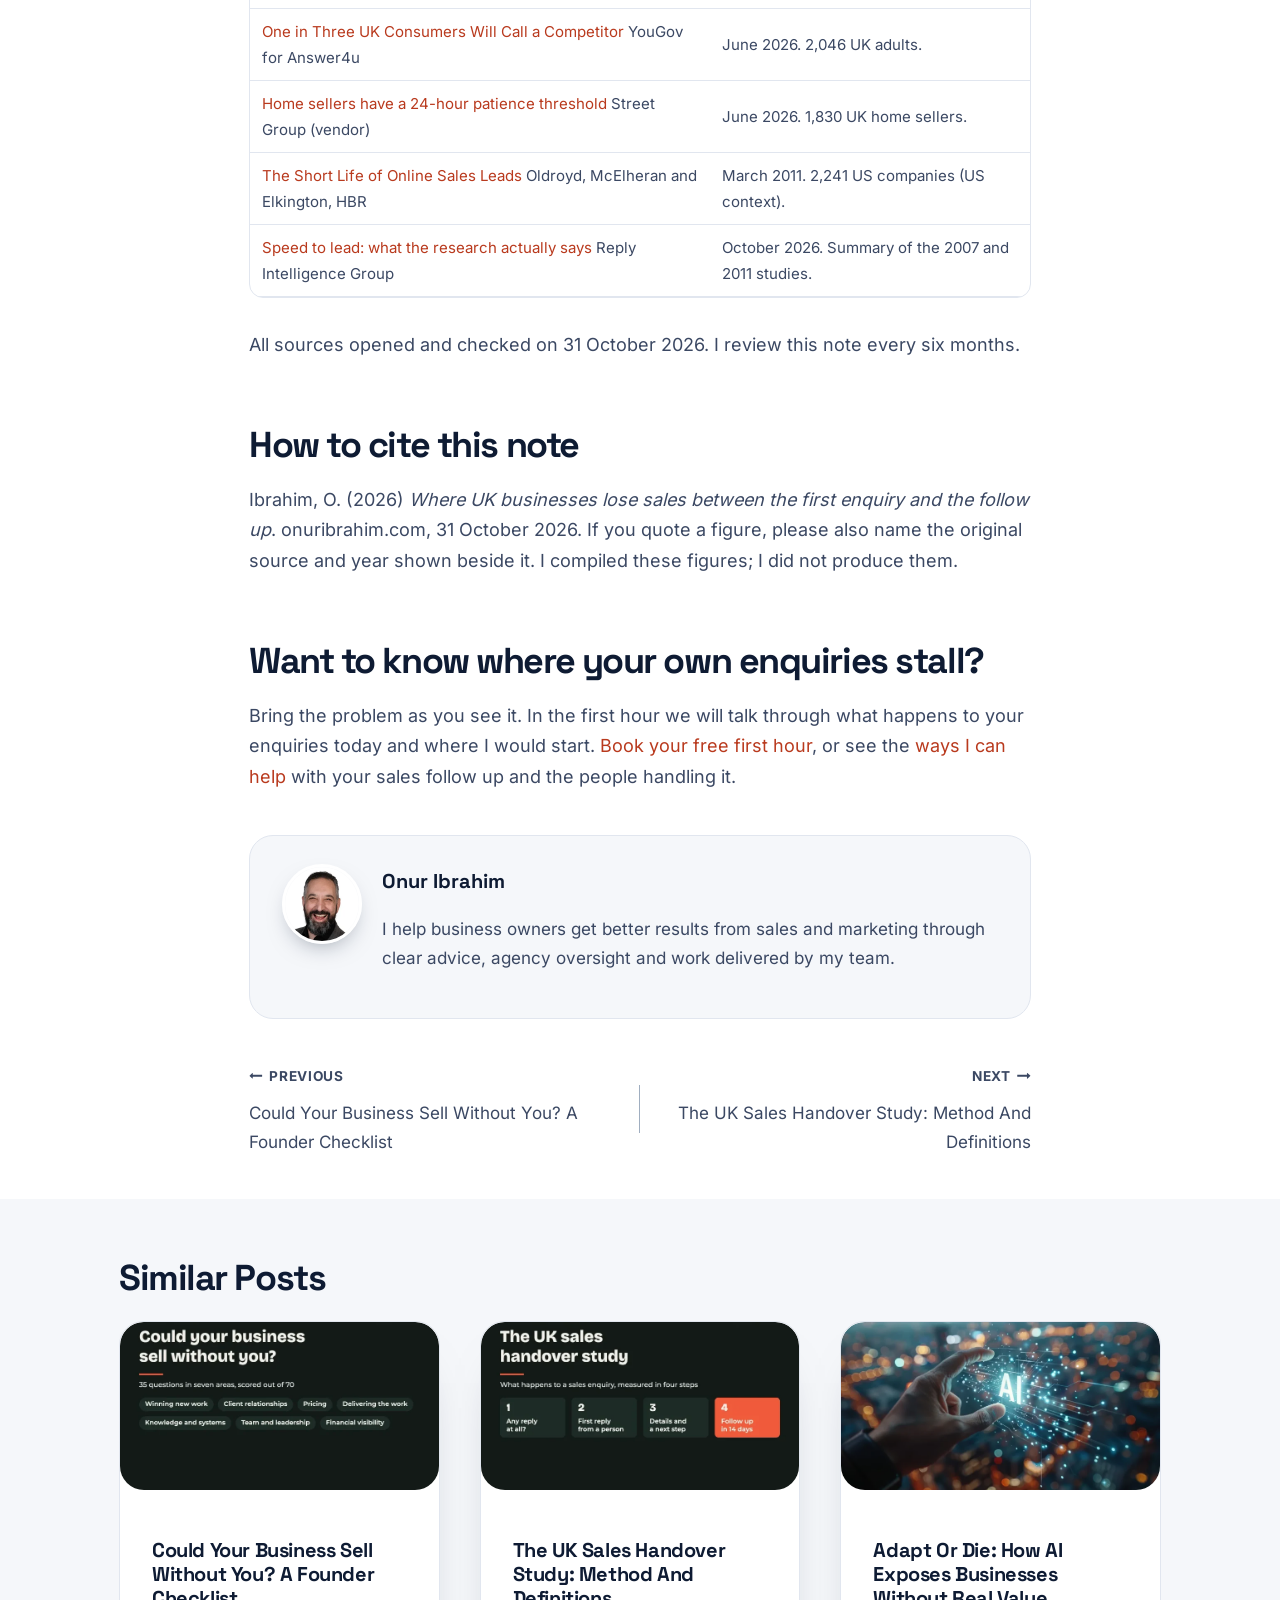
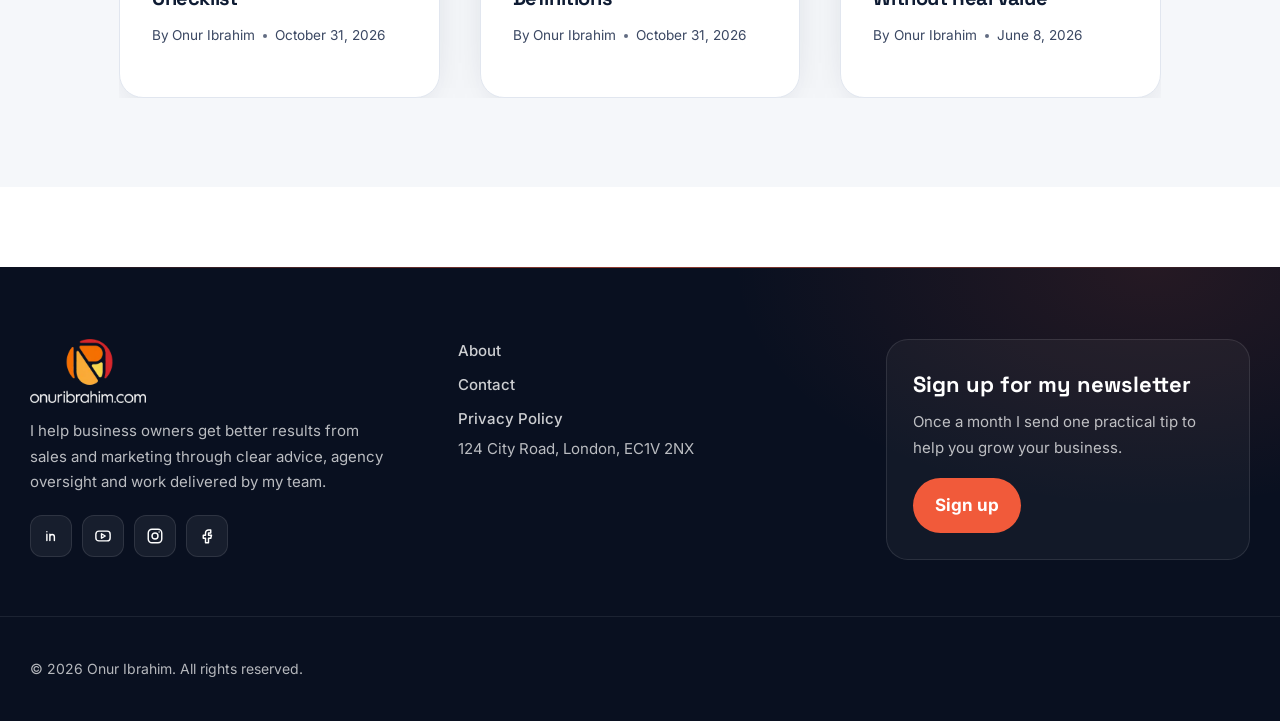
<file: post/uk-sales-enquiry-follow-up-research/index.html>
<!doctype html><html lang="en-US" prefix="og: https://ogp.me/ns#" class="no-js" itemtype="https://schema.org/Blog" itemscope><head><meta charset="UTF-8"><meta name="viewport" content="width=device-width, initial-scale=1, minimum-scale=1"><link rel="preload" href="https://HamzaJaved2704.github.io/onur-ibrahim-preview/wp-content/plugins/site-design/fonts/spacegrotesk-latin.woff2" as="font" type="font/woff2" crossorigin><link rel="preload" href="https://HamzaJaved2704.github.io/onur-ibrahim-preview/wp-content/plugins/site-design/fonts/inter-latin.woff2" as="font" type="font/woff2" crossorigin><title>Where UK Businesses Lose Sales After the First Enquiry | Onur Ibrahim</title><meta name="description" content="UK research on what happens to sales enquiries: how many go unanswered, how slow replies are and how few get followed up. Sources and limits shown."/><meta name="robots" content="noindex, nofollow"/><meta property="og:locale" content="en_US" /><meta property="og:type" content="article" /><meta property="og:title" content="Where UK Businesses Lose Sales After the First Enquiry | Onur Ibrahim" /><meta property="og:description" content="UK research on what happens to sales enquiries: how many go unanswered, how slow replies are and how few get followed up. Sources and limits shown." /><meta property="og:url" content="https://HamzaJaved2704.github.io/onur-ibrahim-preview/post/uk-sales-enquiry-follow-up-research/" /><meta property="og:site_name" content="Onur Ibrahim" /><meta property="article:section" content="Sales Enablement" /><meta property="og:updated_time" content="2026-11-01T18:08:44+00:00" /><meta property="og:image" content="https://HamzaJaved2704.github.io/onur-ibrahim-preview/wp-content/uploads/2026/11/onur-ibrahim-post-uk-sales-enquiry-follow-up-research.webp" /><meta property="og:image:width" content="1200" /><meta property="og:image:height" content="630" /><meta property="og:image:alt" content="Where UK Businesses Lose Sales After The First Enquiry" /><meta property="og:image:type" content="image/webp" /><meta property="article:published_time" content="2026-10-31T09:00:00+00:00" /><meta property="article:modified_time" content="2026-11-01T18:08:44+00:00" /><meta name="twitter:card" content="summary_large_image" /><meta name="twitter:title" content="Where UK Businesses Lose Sales After the First Enquiry | Onur Ibrahim" /><meta name="twitter:description" content="UK research on what happens to sales enquiries: how many go unanswered, how slow replies are and how few get followed up. Sources and limits shown." /><meta name="twitter:image" content="https://HamzaJaved2704.github.io/onur-ibrahim-preview/wp-content/uploads/2026/11/onur-ibrahim-post-uk-sales-enquiry-follow-up-research.webp" /><meta name="twitter:label1" content="Written by" /><meta name="twitter:data1" content="Onur Ibrahim" /><meta name="twitter:label2" content="Time to read" /><meta name="twitter:data2" content="12 minutes" /> <script type="application/ld+json" class="rank-math-schema">{"@context":"https://schema.org","@graph":[{"@type":["Person","Organization"],"@id":"https://HamzaJaved2704.github.io/onur-ibrahim-preview/#person","name":"Onur Ibrahim","logo":{"@type":"ImageObject","@id":"https://HamzaJaved2704.github.io/onur-ibrahim-preview/#logo","url":"https://HamzaJaved2704.github.io/onur-ibrahim-preview/wp-content/uploads/2026/11/onur-ibrahim-logo-mark-v2.webp","contentUrl":"https://HamzaJaved2704.github.io/onur-ibrahim-preview/wp-content/uploads/2026/11/onur-ibrahim-logo-mark-v2.webp","caption":"Onur Ibrahim","inLanguage":"en-US"},"image":{"@type":"ImageObject","@id":"https://HamzaJaved2704.github.io/onur-ibrahim-preview/#logo","url":"https://HamzaJaved2704.github.io/onur-ibrahim-preview/wp-content/uploads/2026/11/onur-ibrahim-logo-mark-v2.webp","contentUrl":"https://HamzaJaved2704.github.io/onur-ibrahim-preview/wp-content/uploads/2026/11/onur-ibrahim-logo-mark-v2.webp","caption":"Onur Ibrahim","inLanguage":"en-US"}},{"@type":"WebSite","@id":"https://HamzaJaved2704.github.io/onur-ibrahim-preview/#website","url":"https://HamzaJaved2704.github.io/onur-ibrahim-preview","name":"Onur Ibrahim","publisher":{"@id":"https://HamzaJaved2704.github.io/onur-ibrahim-preview/#person"},"inLanguage":"en-US"},{"@type":"ImageObject","@id":"https://HamzaJaved2704.github.io/onur-ibrahim-preview/wp-content/uploads/2026/11/onur-ibrahim-post-uk-sales-enquiry-follow-up-research.webp","url":"https://HamzaJaved2704.github.io/onur-ibrahim-preview/wp-content/uploads/2026/11/onur-ibrahim-post-uk-sales-enquiry-follow-up-research.webp","width":"1200","height":"630","caption":"Where UK Businesses Lose Sales After The First Enquiry","inLanguage":"en-US"},{"@type":"WebPage","@id":"https://HamzaJaved2704.github.io/onur-ibrahim-preview/post/uk-sales-enquiry-follow-up-research/#webpage","url":"https://HamzaJaved2704.github.io/onur-ibrahim-preview/post/uk-sales-enquiry-follow-up-research/","name":"Where UK Businesses Lose Sales After the First Enquiry | Onur Ibrahim","datePublished":"2026-10-31T09:00:00+00:00","dateModified":"2026-11-01T18:08:44+00:00","isPartOf":{"@id":"https://HamzaJaved2704.github.io/onur-ibrahim-preview/#website"},"primaryImageOfPage":{"@id":"https://HamzaJaved2704.github.io/onur-ibrahim-preview/wp-content/uploads/2026/11/onur-ibrahim-post-uk-sales-enquiry-follow-up-research.webp"},"inLanguage":"en-US"},{"@type":"Person","@id":"https://HamzaJaved2704.github.io/onur-ibrahim-preview/post/uk-sales-enquiry-follow-up-research/#author","name":"Onur Ibrahim","image":{"@type":"ImageObject","@id":"https://HamzaJaved2704.github.io/onur-ibrahim-preview/wp-content/plugins/site-design/assets/brand/onur-avatar.webp","url":"https://HamzaJaved2704.github.io/onur-ibrahim-preview/wp-content/plugins/site-design/assets/brand/onur-avatar.webp","caption":"Onur Ibrahim","inLanguage":"en-US"},"sameAs":["https://HamzaJaved2704.github.io/onur-ibrahim-preview"]},{"@type":"BlogPosting","headline":"Where UK Businesses Lose Sales After the First Enquiry | Onur Ibrahim","datePublished":"2026-10-31T09:00:00+00:00","dateModified":"2026-11-01T18:08:44+00:00","articleSection":"Sales Enablement, Strategy and Research","author":{"@id":"https://HamzaJaved2704.github.io/onur-ibrahim-preview/post/uk-sales-enquiry-follow-up-research/#author","name":"Onur Ibrahim"},"publisher":{"@id":"https://HamzaJaved2704.github.io/onur-ibrahim-preview/#person"},"description":"UK research on what happens to sales enquiries: how many go unanswered, how slow replies are and how few get followed up. Sources and limits shown.","name":"Where UK Businesses Lose Sales After the First Enquiry | Onur Ibrahim","@id":"https://HamzaJaved2704.github.io/onur-ibrahim-preview/post/uk-sales-enquiry-follow-up-research/#richSnippet","isPartOf":{"@id":"https://HamzaJaved2704.github.io/onur-ibrahim-preview/post/uk-sales-enquiry-follow-up-research/#webpage"},"image":{"@id":"https://HamzaJaved2704.github.io/onur-ibrahim-preview/wp-content/uploads/2026/11/onur-ibrahim-post-uk-sales-enquiry-follow-up-research.webp"},"inLanguage":"en-US","mainEntityOfPage":{"@id":"https://HamzaJaved2704.github.io/onur-ibrahim-preview/post/uk-sales-enquiry-follow-up-research/#webpage"}}]}</script> <link rel="alternate" type="application/rss+xml" title="Onur Ibrahim &raquo; Feed" href="https://HamzaJaved2704.github.io/onur-ibrahim-preview/feed/" /><link rel="alternate" type="application/rss+xml" title="Onur Ibrahim &raquo; Comments Feed" href="https://HamzaJaved2704.github.io/onur-ibrahim-preview/comments/feed/" /> <script data-optimized="1" src="[data-uri]" defer></script> <link rel="alternate" title="oEmbed (JSON)" type="application/json+oembed" href="https://HamzaJaved2704.github.io/onur-ibrahim-preview/wp-json/oembed/1.0/embed?url=http%3A%2F%2Flocalhost%3A8089%2Fpost%2Fuk-sales-enquiry-follow-up-research%2F" /><link rel="alternate" title="oEmbed (XML)" type="text/xml+oembed" href="https://HamzaJaved2704.github.io/onur-ibrahim-preview/wp-json/oembed/1.0/embed?url=http%3A%2F%2Flocalhost%3A8089%2Fpost%2Fuk-sales-enquiry-follow-up-research%2F&#038;format=xml" /><link data-optimized="2" rel="stylesheet" href="https://HamzaJaved2704.github.io/onur-ibrahim-preview/wp-content/litespeed/css/897fb53c4c81746eea61c967cbd0c15e.css?ver=62c43" /><link rel="https://api.w.org/" href="https://HamzaJaved2704.github.io/onur-ibrahim-preview/wp-json/" /><link rel="alternate" title="JSON" type="application/json" href="https://HamzaJaved2704.github.io/onur-ibrahim-preview/wp-json/wp/v2/posts/65" /><link rel="icon" href="https://HamzaJaved2704.github.io/onur-ibrahim-preview/wp-content/uploads/2026/11/onur-ibrahim-site-icon-v2-150x150.png" sizes="32x32" /><link rel="icon" href="https://HamzaJaved2704.github.io/onur-ibrahim-preview/wp-content/uploads/2026/11/onur-ibrahim-site-icon-v2-300x300.png" sizes="192x192" /><link rel="apple-touch-icon" href="https://HamzaJaved2704.github.io/onur-ibrahim-preview/wp-content/uploads/2026/11/onur-ibrahim-site-icon-v2-300x300.png" /><meta name="msapplication-TileImage" content="https://HamzaJaved2704.github.io/onur-ibrahim-preview/wp-content/uploads/2026/11/onur-ibrahim-site-icon-v2-300x300.png" /></head><body class="wp-singular post-template-default single single-post postid-65 single-format-standard wp-custom-logo wp-embed-responsive wp-theme-kadence footer-on-bottom hide-focus-outline link-style-no-underline content-title-style-above content-width-narrow content-style-unboxed content-vertical-padding-bottom transparent-header mobile-transparent-header"><div id="wrapper" class="site wp-site-blocks">
<a class="skip-link screen-reader-text scroll-ignore" href="#main">Skip to content</a><header id="masthead" class="site-header" role="banner" itemtype="https://schema.org/WPHeader" itemscope><div id="main-header" class="site-header-wrap"><div class="site-header-inner-wrap"><div class="site-header-upper-wrap"><div class="site-header-upper-inner-wrap"><div class="site-main-header-wrap site-header-row-container site-header-focus-item site-header-row-layout-standard kadence-sticky-header" data-section="kadence_customizer_header_main" data-shrink="true" data-shrink-height="62" data-reveal-scroll-up="false"><div class="site-header-row-container-inner"><div class="site-container"><div class="site-main-header-inner-wrap site-header-row site-header-row-has-sides site-header-row-no-center"><div class="site-header-main-section-left site-header-section site-header-section-left"><div class="site-header-item site-header-focus-item" data-section="title_tagline"><div class="site-branding branding-layout-standard"><a class="brand has-logo-image" href="https://HamzaJaved2704.github.io/onur-ibrahim-preview/" rel="home"><img width="103" height="96" src="https://HamzaJaved2704.github.io/onur-ibrahim-preview/wp-content/uploads/2026/11/onur-ibrahim-logo-mark-v2.webp" class="custom-logo" alt="" decoding="async" /><div class="site-title-wrap"><p class="site-title">Onur Ibrahim</p></div></a></div></div></div><div class="site-header-main-section-right site-header-section site-header-section-right"><div class="site-header-item site-header-focus-item site-header-item-main-navigation header-navigation-layout-stretch-false header-navigation-layout-fill-stretch-false" data-section="kadence_customizer_primary_navigation"><nav id="site-navigation" class="main-navigation header-navigation hover-to-open nav--toggle-sub header-navigation-style-standard header-navigation-dropdown-animation-none" role="navigation" aria-label="Primary"><div class="primary-menu-container header-menu-container"><ul id="primary-menu" class="menu"><li id="menu-item-17" class="menu-item menu-item-type-post_type menu-item-object-page menu-item-home menu-item-17"><a href="https://HamzaJaved2704.github.io/onur-ibrahim-preview/">Home</a></li><li id="menu-item-18" class="menu-item menu-item-type-post_type menu-item-object-page menu-item-18"><a href="https://HamzaJaved2704.github.io/onur-ibrahim-preview/about-onur-ibrahim/">About</a></li><li id="menu-item-19" class="menu-item menu-item-type-post_type menu-item-object-page menu-item-19"><a href="https://HamzaJaved2704.github.io/onur-ibrahim-preview/the-first-hour-with-onur-ibrahim/">First Hour</a></li><li id="menu-item-20" class="menu-item menu-item-type-post_type menu-item-object-page menu-item-20"><a href="https://HamzaJaved2704.github.io/onur-ibrahim-preview/work-with-onur-ibrahim/">Work With Onur</a></li><li id="menu-item-21" class="menu-item menu-item-type-post_type menu-item-object-page menu-item-21"><a href="https://HamzaJaved2704.github.io/onur-ibrahim-preview/acquisitions/">Acquisitions</a></li><li id="menu-item-22" class="menu-item menu-item-type-post_type menu-item-object-page menu-item-22"><a href="https://HamzaJaved2704.github.io/onur-ibrahim-preview/notes/">Notes</a></li><li id="menu-item-23" class="menu-item menu-item-type-post_type menu-item-object-page menu-item-23"><a href="https://HamzaJaved2704.github.io/onur-ibrahim-preview/contact-onur-ibrahim/">Contact</a></li></ul></div></nav></div><div class="site-header-item site-header-focus-item" data-section="kadence_customizer_header_button"><div class="header-button-wrap"><div class="header-button-inner-wrap"><a href="https://api.pingbean.com/widget/bookings/the-first-hour" target="_blank" rel="noopener noreferrer" class="button header-button button-size-custom button-style-filled">Book a conversation</a></div></div></div></div></div></div></div></div></div></div></div></div><div id="mobile-header" class="site-mobile-header-wrap"><div class="site-header-inner-wrap"><div class="site-header-upper-wrap"><div class="site-header-upper-inner-wrap"><div class="site-main-header-wrap site-header-focus-item site-header-row-layout-standard site-header-row-tablet-layout-default site-header-row-mobile-layout-default "><div class="site-header-row-container-inner"><div class="site-container"><div class="site-main-header-inner-wrap site-header-row site-header-row-has-sides site-header-row-no-center"><div class="site-header-main-section-left site-header-section site-header-section-left"><div class="site-header-item site-header-focus-item" data-section="title_tagline"><div class="site-branding mobile-site-branding branding-layout-standard branding-tablet-layout-standard branding-mobile-layout-standard"><a class="brand has-logo-image" href="https://HamzaJaved2704.github.io/onur-ibrahim-preview/" rel="home"><img width="103" height="96" src="https://HamzaJaved2704.github.io/onur-ibrahim-preview/wp-content/uploads/2026/11/onur-ibrahim-logo-mark-v2.webp" class="custom-logo" alt="" decoding="async" /><div class="site-title-wrap"><div class="site-title">Onur Ibrahim</div></div></a></div></div></div><div class="site-header-main-section-right site-header-section site-header-section-right"><div class="site-header-item site-header-focus-item site-header-item-navgation-popup-toggle" data-section="kadence_customizer_mobile_trigger"><div class="mobile-toggle-open-container">
<button id="mobile-toggle" class="menu-toggle-open drawer-toggle menu-toggle-style-default" aria-label="Open menu" data-toggle-target="#mobile-drawer" data-toggle-body-class="showing-popup-drawer-from-right" aria-expanded="false" data-set-focus=".menu-toggle-close"
>
<span class="menu-toggle-icon"><span class="kadence-svg-iconset"><svg aria-hidden="true" class="kadence-svg-icon kadence-menu-svg" fill="currentColor" version="1.1" xmlns="http://www.w3.org/2000/svg" width="24" height="24" viewBox="0 0 24 24"><title>Toggle Menu</title><path d="M3 13h18c0.552 0 1-0.448 1-1s-0.448-1-1-1h-18c-0.552 0-1 0.448-1 1s0.448 1 1 1zM3 7h18c0.552 0 1-0.448 1-1s-0.448-1-1-1h-18c-0.552 0-1 0.448-1 1s0.448 1 1 1zM3 19h18c0.552 0 1-0.448 1-1s-0.448-1-1-1h-18c-0.552 0-1 0.448-1 1s0.448 1 1 1z"></path>
</svg></span></span>
</button></div></div></div></div></div></div></div></div></div></div></div></header><main id="inner-wrap" class="wrap kt-clear" role="main"><section class="entry-hero post-hero-section entry-hero-layout-standard"><div class="entry-hero-container-inner"><div class="hero-section-overlay"></div><div class="hero-container site-container"><header class="entry-header post-title title-align-center title-tablet-align-center title-mobile-align-left"><div class="entry-taxonomies">
<span class="category-links term-links category-style-pill">
<a href="https://HamzaJaved2704.github.io/onur-ibrahim-preview/post/category/sales-enablement/" rel="tag">Sales Enablement</a> <a href="https://HamzaJaved2704.github.io/onur-ibrahim-preview/post/category/strategy-and-research/" rel="tag">Strategy and Research</a>			</span></div><h1 class="entry-title">Where UK Businesses Lose Sales After The First Enquiry</h1><div class="entry-meta entry-meta-divider-dot">
<span class="posted-by"><span class="meta-label">By</span><span class="author vcard"><span class="fn n">Onur Ibrahim</span></span></span>					<span class="posted-on">
<time class="entry-date published" datetime="2026-10-31T09:00:00+00:00" itemprop="datePublished">October 31, 2026</time><time class="updated" datetime="2026-11-01T18:08:44+00:00" itemprop="dateModified">November 1, 2026</time>					</span></div></header></div></div></section><div id="primary" class="content-area"><div class="content-container site-container"><div id="main" class="site-main"><div class="content-wrap"><article id="post-65" class="entry content-bg single-entry post-65 post type-post status-publish format-standard has-post-thumbnail hentry category-sales-enablement category-strategy-and-research"><div class="entry-content-wrap"><div class="post-thumbnail article-post-thumbnail kadence-thumbnail-position-below kadence-thumbnail-ratio-9-16"><div class="post-thumbnail-inner">
<img width="1200" height="630" src="https://HamzaJaved2704.github.io/onur-ibrahim-preview/wp-content/uploads/2026/11/onur-ibrahim-post-uk-sales-enquiry-follow-up-research.webp" class="post-top-featured wp-post-image" alt="Where UK Businesses Lose Sales After The First Enquiry" decoding="async" loading="lazy" srcset="https://HamzaJaved2704.github.io/onur-ibrahim-preview/wp-content/uploads/2026/11/onur-ibrahim-post-uk-sales-enquiry-follow-up-research.webp 1200w, https://HamzaJaved2704.github.io/onur-ibrahim-preview/wp-content/uploads/2026/11/onur-ibrahim-post-uk-sales-enquiry-follow-up-research-300x158.webp 300w, https://HamzaJaved2704.github.io/onur-ibrahim-preview/wp-content/uploads/2026/11/onur-ibrahim-post-uk-sales-enquiry-follow-up-research-1024x538.webp 1024w, https://HamzaJaved2704.github.io/onur-ibrahim-preview/wp-content/uploads/2026/11/onur-ibrahim-post-uk-sales-enquiry-follow-up-research-768x403.webp 768w" sizes="auto, (max-width: 1200px) 100vw, 1200px" /></div></div><div class="entry-content single-content"><p class="wp-block-paragraph"><strong>By </strong><a href="/onur-ibrahim-preview/about-onur-ibrahim"><strong>Onur Ibrahim</strong></a><strong>. Published 31 October 2026. Sources checked 31 October 2026.</strong> This is a review of other people&#8217;s published research, with my reading of it. None of the figures below are my own data. Each one sits beside who measured it, when, on what sample, with a link to the original.</p><h2 class="wp-block-heading">In short</h2><p class="wp-block-paragraph">Most of the talk about lost enquiries is about speed. The UK evidence points somewhere else. Across the published mystery shops I could check, the weakest point is not the first reply but what happens after it. Between about one in eight and one in three businesses tested never replied at all, and among those that did, follow up after the first contact was rare: under 1% of surveying firms tested in 2020, 6% to 7% of law firms tested in 2016, and 36% of car retailers after a forecourt visit in 2025.</p><h2 class="wp-block-heading">Definitions</h2><p class="wp-block-paragraph">The studies use slightly different words for the same stages, so I use four terms throughout.</p><ul class="wp-block-list"><li><strong>Enquiry:</strong> a first approach from a potential customer by website form, email, phone, portal lead or visit.</li><li><strong>First response:</strong> the first human or automated reply the enquirer gets. Where a study separates automatic acknowledgements from personal replies, I say which.</li><li><strong>Follow up:</strong> any further contact the business starts after its first response, without being chased.</li><li><strong>Handover:</strong> the point where an enquiry passes from whoever received it (marketing, reception, a portal, an inbox) to whoever is meant to progress it (sales, a fee earner, a negotiator).</li></ul><h2 class="wp-block-heading">Finding 1: a meaningful share of enquiries get no reply at all</h2><p class="wp-block-paragraph">In every UK mystery shop I found with a stated result, some businesses never answered a written enquiry. The share runs from about one in eight to one in three, depending on sector, channel and how the test was run.</p><ul class="wp-block-list"><li><strong>15.9%</strong> of 132 UK surveying firms sent no response to an emailed quote enquiry. Source: Survey Booker, Lead Response Study, 2020, enquiries by email or contact form. Vendor research. <a href="https://surveybooker.co.uk/?p=84508" target="_blank" rel="noopener">Original study</a></li><li><strong>About a third</strong> of emails sent to hospitality venues in the UK and Ireland got no reply. Source: Stampede, fieldwork spring 2023, published 17 May 2023. One question sent to &#8220;hundreds&#8221; of venues, mostly restaurants and bars; exact count not given. Vendor research. <a href="https://stampede.ai/blog/the-hospitality-industry-is-leaving-money-in-their-inbox-industry-insight-report" target="_blank" rel="noopener">Original study</a></li><li><strong>12%</strong> of car retailers did not respond by email or phone, and <strong>18%</strong> did not answer the email enquiry. Source: Autotrader Insight, published 24 October 2025. Annual mystery shop of the top 1,000 retailers on its platform. <a href="https://www.autotraderinsight-blog.co.uk/auto-trader-insight-blog/lessons-from-the-latest-mystery-shop" target="_blank" rel="noopener">Original study</a></li><li><strong>39%</strong> of estate agents were reported as not replying promptly to a sales enquiry, and <strong>30%</strong> of lettings enquiries got no reply. Source: Homeflow, published 19 September 2023. Sample size not stated, and the page is unclear on whether the 39% means a slow reply or none, so treat it with care. Vendor research. <a href="https://www.homeflow.co.uk/posts/39-of-home-sellers-wait-for-an-estate-agents-response" target="_blank" rel="noopener">Original study</a></li></ul><h2 class="wp-block-heading">Finding 2: first replies are slower than buyers will wait</h2><p class="wp-block-paragraph">Where businesses do reply, about half or fewer manage it within an hour in the UK tests I found. Buyers, by their own account, give far less time than that on the phone and expect a written reply within a day.</p><h3 class="wp-block-heading">What businesses deliver</h3><ul class="wp-block-list"><li><strong>46.9%</strong> of surveying firms replied within an hour, and <strong>9.8%</strong> within five minutes. Source: Survey Booker, 2020, 132 firms.</li><li>The average estate agent reply to a sales enquiry took <strong>229 business minutes</strong>, almost four working hours, and only half of the agents who replied did so within an hour. Source: Homeflow, September 2023.</li><li><strong>22%</strong> of hospitality venues replied within an hour and <strong>60%</strong> within 24 hours. Source: Stampede, May 2023.</li><li><strong>Fewer than half</strong> of car buyers&#8217; enquiries were answered within an hour. Source: Autotrader Insight, October 2025.</li></ul><h3 class="wp-block-heading">What buyers say they expect</h3><ul class="wp-block-list"><li><strong>37%</strong> of UK adults say they would give up on an unanswered business call within 60 seconds and contact a competitor. Only <strong>6%</strong> would leave a voicemail instead. Source: YouGov for Answer4u, online survey of 2,046 UK adults, fieldwork 5 to 8 June 2026. Commissioned by a call answering company, and a stated intention rather than observed behaviour. <a href="https://www.onenewspage.com/n/Press+Releases/1ztfzbmg7c/One-in-Three-UK-Consumers-Will-Call.htm" target="_blank" rel="noopener">Press release</a></li><li><strong>85%</strong> of UK home sellers expect an agent to reply to a first enquiry within 24 hours, and one in five think anything over four hours is too slow. Source: Street Group, survey of 1,830 current and recent sellers via Find Out Now, 15 June 2026. Vendor research. <a href="https://street.co.uk/blog/home-sellers-have-a-24-hour-patience-threshold" target="_blank" rel="noopener">Original study</a></li></ul><h2 class="wp-block-heading">Finding 3: follow up after the first contact is where most enquiries are dropped</h2><p class="wp-block-paragraph">This is the clearest pattern in the UK evidence and the least talked about. Where a study measured whether the business came back after its first response, very few did. Plenty of enquirers are not ready to decide on day one, so a business that replies once and stops is relying on the buyer to chase.</p><ul class="wp-block-list"><li><strong>Fewer than 1%</strong> of surveying firms followed up after their first reply. Source: Survey Booker, 2020, 132 firms.</li><li>Law firms followed up <strong>6%</strong> of website enquiries, <strong>7%</strong> of phone enquiries and <strong>7%</strong> of walk in enquiries. Source: Shoppers Anonymous, The client journey project, reported by Legal Futures on 24 May 2016. 85 firms, more than 400 mystery shopper contacts. An older study, but still the most detailed UK legal example I found. <a href="https://www.legalfutures.co.uk/latest-news/mystery-shopping-exercise-finds-firms-do-not-follow-enquiries" target="_blank" rel="noopener">Report</a></li><li>Only <strong>36%</strong> of car retailers tried to follow up within 48 hours of a forecourt visit, falling to <strong>31%</strong> of small and <strong>15%</strong> of medium sized retailers. Source: Autotrader Insight, October 2025. This was measured after a visit, which is later in the journey than a first enquiry.</li><li>Only <strong>1 in 5</strong> professional services firms followed up after first contact, and <strong>42%</strong> did not reply within two days. Source: Moneypenny with insight6, reported by Accountancy Age on 13 March 2026 from figures shared at an industry event. No sample or method was published, so this is the weakest source here. <a href="https://accountancyage.com/2026/03/13/accounting-firm-enquiry-handling-revenue-loss-moneypenny/" target="_blank" rel="noopener">Report</a></li></ul><h2 class="wp-block-heading">Finding 4: the first reply often does not move the sale forward</h2><p class="wp-block-paragraph">A reply can arrive on time and still lose the sale if it answers the question and stops. Several studies looked at what the reply said, and the common gap is that businesses do not ask for the next step or capture the details they would need to follow up.</p><ul class="wp-block-list"><li><strong>Fewer than 15%</strong> of hospitality venues that replied tried to take a booking, and <strong>fewer than 5%</strong> sent any automatic acknowledgement. Source: Stampede, May 2023.</li><li>When law firms replied by email, <strong>86%</strong> of mystery shoppers would have welcomed a live conversation, but one happened only <strong>25%</strong> of the time because firms did not ask for contact details. Source: Shoppers Anonymous, 2016.</li><li><strong>26%</strong> of car retailers made no attempt to capture a visitor&#8217;s contact details, and only <strong>62%</strong> of email replies acknowledged the specific request. Source: Autotrader Insight, October 2025.</li></ul><h2 class="wp-block-heading">Finding 5: the causes reported are organisational, not technical</h2><p class="wp-block-paragraph">The researchers who explained their results mostly pointed to ownership and process rather than missing software. Stampede listed inboxes still forwarding to people who had left, nobody owning the inbox, and tools that were not connected, so staff replying had no record of the customer. Shoppers Anonymous reported that firms often judged enquiries too small or felt too busy. The authors of the 2011 Harvard Business Review audit, as summarised by <a href="https://www.replyintelligencegroup.co.uk/insights/speed-to-lead-what-the-research-says" target="_blank" rel="noopener">Reply Intelligence Group</a>, gave similar reasons: leads pulled from systems once a day, teams focused elsewhere, and unclear rules on who handles what.</p><h2 class="wp-block-heading">What the famous speed figures do and do not show</h2><p class="wp-block-paragraph">Two American studies sit behind almost every speed to lead claim, and they are often mixed up. They are worth citing correctly because a careful reader will check.</p><p class="wp-block-paragraph">The 2011 <a href="https://hbr.org/2011/03/the-short-life-of-online-sales-leads" target="_blank" rel="noopener">Harvard Business Review article</a> by James Oldroyd, Kristina McElheran and David Elkington reported an audit of 2,241 US companies sent a test web enquiry. 37% replied within an hour, 16% within one to 24 hours, 24% took longer than a day and 23% never replied. Among those that replied within 30 days, the average was 42 hours. A separate analysis of 1.25 million leads at 42 US companies found firms that tried to make contact within an hour were nearly seven times as likely to qualify the lead as firms that tried an hour later.</p><p class="wp-block-paragraph">The often quoted &#8220;21 times&#8221; and &#8220;100 times&#8221; figures come from an earlier piece of work, the 2007 Lead Response Management Study by InsideSales.com and James Oldroyd, based on six companies and more than 15,000 leads. It compared calling within five minutes with calling within thirty. It did not measure whether the customer bought.</p><p class="wp-block-paragraph">Both studies are American, more than a decade old and involved a sales software vendor. They show a link between speed and qualification, not proof that speed alone causes sales. I use them for direction, not for a precise multiplier. The HBR article is paywalled, so I checked its figures against two independent summaries.</p><h2 class="wp-block-heading">What this means for a UK service business</h2><p class="wp-block-paragraph"><em>This section is my own reading of the evidence above, drawn from my work on sales, marketing, CRM and agency handovers. It is not a finding of any study.</em></p><p class="wp-block-paragraph">Reading the studies together, I see four separate places where a sale can leak, and most businesses only measure the first.</p><h3 class="wp-block-heading">Gap 1: nobody owns the enquiry</h3><p class="wp-block-paragraph">The enquiries that never get a reply are rarely ignored on purpose. They land in a shared inbox, a portal, or the form notification of someone who has moved role. If no named person is responsible for each new enquiry, some will fall through, and nobody will know how many.</p><h3 class="wp-block-heading">Gap 2: the first reply arrives after the buyer has moved on</h3><p class="wp-block-paragraph">Buyers often contact more than one business at once. A reply the next morning is competing with whoever answered the same evening. An automatic acknowledgement that says when a person will be in touch costs almost nothing, and it was missing from most of the hospitality replies tested.</p><h3 class="wp-block-heading">Gap 3: the reply answers the question but does not ask for the next step</h3><p class="wp-block-paragraph">Answering the question and stopping leaves the buyer to do the work. The reply should capture what you need to continue (a phone number, a date, a budget) and offer one clear next step. Even who the reply comes from matters, which I look at in <a href="/onur-ibrahim-preview/post/should-your-email-come-from-a-business-or-a-person">should your email come from a business or a person</a>.</p><h3 class="wp-block-heading">Gap 4: nobody comes back after the first contact</h3><p class="wp-block-paragraph">This is where the UK evidence is most consistent and where I think most value is lost. It is also usually the handover point. Marketing or reception has done its job by passing the enquiry on, and whoever receives it has no rule for when to chase or how often. Fixing it is mostly a written rule, a reminder in the CRM and someone checking the numbers every week. Knowing when to keep chasing and when to stop is its own skill, which I cover in <a href="/onur-ibrahim-preview/post/the-power-of-a-pause">the power of a pause</a>, and <a href="/onur-ibrahim-preview/post/the-commino-experience-loop">the experience loop</a> maps the wider journey from first contact to repeat work.</p><h2 class="wp-block-heading">How to check your own business</h2><p class="wp-block-paragraph">You can measure your own version of these figures in an afternoon with last month&#8217;s data. Pull every enquiry from your CRM, inbox and portals into one list, then record for each one:</p><ol class="wp-block-list"><li>Whether it got any reply, and who sent it.</li><li>Minutes from enquiry to first personal reply, counting business hours. Use the median rather than the average, because one very late reply distorts an average.</li><li>Whether the first reply captured contact details and proposed a next step.</li><li>Whether anyone followed up when the enquirer went quiet, and after how many days.</li><li>What happened to it in the end: won, lost or unknown.</li></ol><p class="wp-block-paragraph">The &#8220;unknown&#8221; count is often the most useful number. It is the size of the gap between the enquiry and the follow up.</p><h2 class="wp-block-heading">Method</h2><p class="wp-block-paragraph">I searched for published research measuring how UK businesses respond to sales enquiries: mystery shops, consumer surveys and platform data. I included a study only if I could open the original page or a report of it and find who ran it, when, on what sample and how. I read each source in full rather than relying on search snippets or other people&#8217;s statistics roundups. US studies are included only for context and are labelled as such. Every figure was checked against its source on 31 October 2026. Where a source did not state something, such as a sample size, I say so rather than estimate it.</p><h2 class="wp-block-heading">Limits</h2><ul class="wp-block-list"><li><strong>Most of the evidence is vendor research.</strong> Survey Booker, Stampede, Homeflow, Answer4u, Street Group and Moneypenny all sell products that address the problem they measured. Their data is real, but they chose what to test and what to publish.</li><li><strong>The samples are sector specific:</strong> surveyors, hospitality, car retail, estate agency and law. I could not find a published study covering UK service businesses in general.</li><li><strong>The studies are not comparable with each other.</strong> They used different channels, questions, time windows and definitions of a reply. I show them side by side to reveal a pattern, not to calculate an average.</li><li><strong>Some are old.</strong> The legal study is from 2016 and the surveying study from 2020. I kept them because they are the only UK studies I found that measured follow up directly, and the pattern matches newer data.</li><li><strong>Survey answers are stated intentions,</strong> not a measurement of what people actually do.</li><li><strong>None of this measures lost revenue directly.</strong> It shows where enquiries stall. What that costs depends on the business.</li></ul><h2 class="wp-block-heading">Figures I left out, and why</h2><p class="wp-block-paragraph">Several statistics appear widely in articles about missed enquiries. I did not use them because I could not trace them to a source with a published sample and method. These include an estimate that UK businesses lose around £30 billion a year to missed calls, the claim that 85% of callers who reach voicemail never call back, the claim that 78% of customers buy from the first business to respond, and a figure of 391% higher conversion when leads are called within a minute. Some may be accurate. I could not verify them, so they are not here.</p><h2 class="wp-block-heading">Sources</h2><figure class="wp-block-table"><table><thead><tr><th>Source and who measured it</th><th>When and sample</th></tr></thead><tbody><tr><td><a href="https://surveybooker.co.uk/?p=84508" target="_blank" rel="noopener">Lead Response Study 2020</a> Survey Booker (vendor)</td><td>2020. 132 UK surveying firms.</td></tr><tr><td><a href="https://stampede.ai/blog/the-hospitality-industry-is-leaving-money-in-their-inbox-industry-insight-report" target="_blank" rel="noopener">The hospitality industry is leaving money in their inbox</a> Stampede (vendor)</td><td>Spring 2023. Hundreds of UK and Ireland venues.</td></tr><tr><td><a href="https://www.homeflow.co.uk/posts/39-of-home-sellers-wait-for-an-estate-agents-response" target="_blank" rel="noopener">39% of Sellers Wait for an Agent&#8217;s Response</a> Homeflow (vendor)</td><td>September 2023. Estate agents, size not stated.</td></tr><tr><td><a href="https://www.autotraderinsight-blog.co.uk/auto-trader-insight-blog/lessons-from-the-latest-mystery-shop" target="_blank" rel="noopener">Lessons from the Latest Mystery Shop</a> Autotrader (platform owner)</td><td>October 2025. Top 1,000 car retailers.</td></tr><tr><td><a href="https://www.legalfutures.co.uk/latest-news/mystery-shopping-exercise-finds-firms-do-not-follow-enquiries" target="_blank" rel="noopener">The client journey project</a> Shoppers Anonymous, via Legal Futures</td><td>May 2016. 85 law firms, 400+ contacts.</td></tr><tr><td><a href="https://accountancyage.com/2026/03/13/accounting-firm-enquiry-handling-revenue-loss-moneypenny/" target="_blank" rel="noopener">The £1.3m Missed Call Problem</a> Moneypenny and insight6, via Accountancy Age</td><td>March 2026. Sample not stated.</td></tr><tr><td><a href="https://www.onenewspage.com/n/Press+Releases/1ztfzbmg7c/One-in-Three-UK-Consumers-Will-Call.htm" target="_blank" rel="noopener">One in Three UK Consumers Will Call a Competitor</a> YouGov for Answer4u</td><td>June 2026. 2,046 UK adults.</td></tr><tr><td><a href="https://street.co.uk/blog/home-sellers-have-a-24-hour-patience-threshold" target="_blank" rel="noopener">Home sellers have a 24-hour patience threshold</a> Street Group (vendor)</td><td>June 2026. 1,830 UK home sellers.</td></tr><tr><td><a href="https://hbr.org/2011/03/the-short-life-of-online-sales-leads" target="_blank" rel="noopener">The Short Life of Online Sales Leads</a> Oldroyd, McElheran and Elkington, HBR</td><td>March 2011. 2,241 US companies (US context).</td></tr><tr><td><a href="https://www.replyintelligencegroup.co.uk/insights/speed-to-lead-what-the-research-says" target="_blank" rel="noopener">Speed to lead: what the research actually says</a> Reply Intelligence Group</td><td>October 2026. Summary of the 2007 and 2011 studies.</td></tr></tbody></table></figure><p class="wp-block-paragraph">All sources opened and checked on 31 October 2026. I review this note every six months.</p><h2 class="wp-block-heading">How to cite this note</h2><p class="wp-block-paragraph">Ibrahim, O. (2026) <em>Where UK businesses lose sales between the first enquiry and the follow up</em>. onuribrahim.com, 31 October 2026. If you quote a figure, please also name the original source and year shown beside it. I compiled these figures; I did not produce them.</p><h2 class="wp-block-heading">Want to know where your own enquiries stall?</h2><p class="wp-block-paragraph">Bring the problem as you see it. In the first hour we will talk through what happens to your enquiries today and where I would start. <a href="/onur-ibrahim-preview/the-first-hour-with-onur-ibrahim">Book your free first hour</a>, or see the <a href="/onur-ibrahim-preview/work-with-onur-ibrahim">ways I can help</a> with your sales follow up and the people handling it.</p></div></div></article><div class="entry-author entry-author-style-normal"><div class="entry-author-profile author-profile vcard"><div class="entry-author-avatar">
<img alt='' src='https://HamzaJaved2704.github.io/onur-ibrahim-preview/wp-content/plugins/site-design/assets/brand/onur-avatar.webp' srcset='https://HamzaJaved2704.github.io/onur-ibrahim-preview/wp-content/plugins/site-design/assets/brand/onur-avatar.webp 2x' class='avatar avatar-80 photo' height='80' width='80' loading='lazy' decoding='async'/></div>
<b class="entry-author-name author-name fn"><a href="https://HamzaJaved2704.github.io/onur-ibrahim-preview/post/author/admin/" rel="author">Onur Ibrahim</a></b><div class="entry-author-description author-bio"><p>I help business owners get better results from sales and marketing through clear advice, agency oversight and work delivered by my team.</p></div><div class="entry-author-follow author-follow"></div></div></div><nav class="navigation post-navigation" aria-label="Posts"><h2 class="screen-reader-text">Post navigation</h2><div class="nav-links"><div class="nav-previous"><a href="https://HamzaJaved2704.github.io/onur-ibrahim-preview/post/founder-dependency-checklist/" rel="prev"><div class="post-navigation-sub"><small><span class="kadence-svg-iconset svg-baseline"><svg aria-hidden="true" class="kadence-svg-icon kadence-arrow-left-alt-svg" fill="currentColor" version="1.1" xmlns="http://www.w3.org/2000/svg" width="29" height="28" viewBox="0 0 29 28"><title>Previous</title><path d="M28 12.5v3c0 0.281-0.219 0.5-0.5 0.5h-19.5v3.5c0 0.203-0.109 0.375-0.297 0.453s-0.391 0.047-0.547-0.078l-6-5.469c-0.094-0.094-0.156-0.219-0.156-0.359v0c0-0.141 0.063-0.281 0.156-0.375l6-5.531c0.156-0.141 0.359-0.172 0.547-0.094 0.172 0.078 0.297 0.25 0.297 0.453v3.5h19.5c0.281 0 0.5 0.219 0.5 0.5z"></path>
</svg></span>Previous</small></div>Could Your Business Sell Without You? A Founder Checklist</a></div><div class="nav-next"><a href="https://HamzaJaved2704.github.io/onur-ibrahim-preview/post/uk-sales-handover-study/" rel="next"><div class="post-navigation-sub"><small>Next<span class="kadence-svg-iconset svg-baseline"><svg aria-hidden="true" class="kadence-svg-icon kadence-arrow-right-alt-svg" fill="currentColor" version="1.1" xmlns="http://www.w3.org/2000/svg" width="27" height="28" viewBox="0 0 27 28"><title>Continue</title><path d="M27 13.953c0 0.141-0.063 0.281-0.156 0.375l-6 5.531c-0.156 0.141-0.359 0.172-0.547 0.094-0.172-0.078-0.297-0.25-0.297-0.453v-3.5h-19.5c-0.281 0-0.5-0.219-0.5-0.5v-3c0-0.281 0.219-0.5 0.5-0.5h19.5v-3.5c0-0.203 0.109-0.375 0.297-0.453s0.391-0.047 0.547 0.078l6 5.469c0.094 0.094 0.156 0.219 0.156 0.359v0z"></path>
</svg></span></small></div>The UK Sales Handover Study: Method And Definitions</a></div></div></nav><div class="entry-related alignfull entry-related-style-wide"><div class="entry-related-inner content-container site-container"><div class="entry-related-inner-content alignwide"><h2 class="entry-related-title" id="related-posts-title">Similar Posts</h2><div class="entry-related-carousel kadence-slide-init splide" aria-labelledby="related-posts-title" data-columns-xxl="3" data-columns-xl="3" data-columns-md="3" data-columns-sm="2" data-columns-xs="2" data-columns-ss="1" data-slider-anim-speed="400" data-slider-scroll="1" data-slider-dots="true" data-slider-arrows="true" data-slider-hover-pause="false" data-slider-auto="false" data-slider-speed="7000" data-slider-gutter="40" data-slider-loop="true" data-slider-next-label="Next" data-slider-slide-label="Posts" data-slider-prev-label="Previous"><div class="splide__track"><ul class="splide__list kadence-posts-list grid-cols grid-sm-col-2 grid-lg-col-3"><li class="entry-list-item carousel-item splide__slide"><article class="entry content-bg loop-entry post-64 post type-post status-publish format-standard has-post-thumbnail hentry category-strategy-and-research">
<a aria-hidden="true" tabindex="-1" role="presentation" class="post-thumbnail kadence-thumbnail-ratio-2-3" aria-label="Could Your Business Sell Without You? A Founder Checklist" href="https://HamzaJaved2704.github.io/onur-ibrahim-preview/post/founder-dependency-checklist/"><div class="post-thumbnail-inner">
<img width="768" height="403" src="https://HamzaJaved2704.github.io/onur-ibrahim-preview/wp-content/uploads/2026/11/onur-ibrahim-post-founder-dependency-checklist-768x403.webp" class="attachment-medium_large size-medium_large wp-post-image" alt="Could Your Business Sell Without You? A Founder Checklist" decoding="async" loading="lazy" srcset="https://HamzaJaved2704.github.io/onur-ibrahim-preview/wp-content/uploads/2026/11/onur-ibrahim-post-founder-dependency-checklist-768x403.webp 768w, https://HamzaJaved2704.github.io/onur-ibrahim-preview/wp-content/uploads/2026/11/onur-ibrahim-post-founder-dependency-checklist-300x158.webp 300w, https://HamzaJaved2704.github.io/onur-ibrahim-preview/wp-content/uploads/2026/11/onur-ibrahim-post-founder-dependency-checklist-1024x538.webp 1024w, https://HamzaJaved2704.github.io/onur-ibrahim-preview/wp-content/uploads/2026/11/onur-ibrahim-post-founder-dependency-checklist.webp 1200w" sizes="auto, (max-width: 768px) 100vw, 768px" /></div>
</a><div class="entry-content-wrap"><header class="entry-header"><div class="entry-taxonomies">
<span class="category-links term-links category-style-normal">
<a href="https://HamzaJaved2704.github.io/onur-ibrahim-preview/post/category/strategy-and-research/" class="category-link-strategy-and-research" rel="tag">Strategy and Research</a>			</span></div><h3 class="entry-title"><a href="https://HamzaJaved2704.github.io/onur-ibrahim-preview/post/founder-dependency-checklist/" rel="bookmark">Could Your Business Sell Without You? A Founder Checklist</a></h3><div class="entry-meta entry-meta-divider-dot">
<span class="posted-by"><span class="meta-label">By</span><span class="author vcard"><a class="url fn n" href="https://HamzaJaved2704.github.io/onur-ibrahim-preview">Onur Ibrahim</a></span></span>					<span class="posted-on">
<time class="entry-date published" datetime="2026-10-31T09:00:00+00:00" itemprop="datePublished">October 31, 2026</time><time class="updated" datetime="2026-11-01T18:08:44+00:00" itemprop="dateModified">November 1, 2026</time>					</span></div></header><div class="entry-summary"><p>35 questions to find where your business still depends on you, from winning work to finance, with a simple score and where to start.</p></div><footer class="entry-footer"><div class="entry-actions"><p class="more-link-wrap">
<a href="https://HamzaJaved2704.github.io/onur-ibrahim-preview/post/founder-dependency-checklist/" class="post-more-link">
Read More<span class="screen-reader-text"> Could Your Business Sell Without You? A Founder Checklist</span><span class="kadence-svg-iconset svg-baseline"><svg aria-hidden="true" class="kadence-svg-icon kadence-arrow-right-alt-svg" fill="currentColor" version="1.1" xmlns="http://www.w3.org/2000/svg" width="27" height="28" viewBox="0 0 27 28"><title>Continue</title><path d="M27 13.953c0 0.141-0.063 0.281-0.156 0.375l-6 5.531c-0.156 0.141-0.359 0.172-0.547 0.094-0.172-0.078-0.297-0.25-0.297-0.453v-3.5h-19.5c-0.281 0-0.5-0.219-0.5-0.5v-3c0-0.281 0.219-0.5 0.5-0.5h19.5v-3.5c0-0.203 0.109-0.375 0.297-0.453s0.391-0.047 0.547 0.078l6 5.469c0.094 0.094 0.156 0.219 0.156 0.359v0z"></path>
</svg></span>			</a></p></div></footer></div></article></li><li class="entry-list-item carousel-item splide__slide"><article class="entry content-bg loop-entry post-66 post type-post status-publish format-standard has-post-thumbnail hentry category-sales-enablement category-strategy-and-research">
<a aria-hidden="true" tabindex="-1" role="presentation" class="post-thumbnail kadence-thumbnail-ratio-2-3" aria-label="The UK Sales Handover Study: Method And Definitions" href="https://HamzaJaved2704.github.io/onur-ibrahim-preview/post/uk-sales-handover-study/"><div class="post-thumbnail-inner">
<img width="768" height="403" src="https://HamzaJaved2704.github.io/onur-ibrahim-preview/wp-content/uploads/2026/11/onur-ibrahim-post-uk-sales-handover-study-768x403.webp" class="attachment-medium_large size-medium_large wp-post-image" alt="The UK Sales Handover Study: Method And Definitions" decoding="async" loading="lazy" srcset="https://HamzaJaved2704.github.io/onur-ibrahim-preview/wp-content/uploads/2026/11/onur-ibrahim-post-uk-sales-handover-study-768x403.webp 768w, https://HamzaJaved2704.github.io/onur-ibrahim-preview/wp-content/uploads/2026/11/onur-ibrahim-post-uk-sales-handover-study-300x158.webp 300w, https://HamzaJaved2704.github.io/onur-ibrahim-preview/wp-content/uploads/2026/11/onur-ibrahim-post-uk-sales-handover-study-1024x538.webp 1024w, https://HamzaJaved2704.github.io/onur-ibrahim-preview/wp-content/uploads/2026/11/onur-ibrahim-post-uk-sales-handover-study.webp 1200w" sizes="auto, (max-width: 768px) 100vw, 768px" /></div>
</a><div class="entry-content-wrap"><header class="entry-header"><div class="entry-taxonomies">
<span class="category-links term-links category-style-normal">
<a href="https://HamzaJaved2704.github.io/onur-ibrahim-preview/post/category/sales-enablement/" class="category-link-sales-enablement" rel="tag">Sales Enablement</a> | <a href="https://HamzaJaved2704.github.io/onur-ibrahim-preview/post/category/strategy-and-research/" class="category-link-strategy-and-research" rel="tag">Strategy and Research</a>			</span></div><h3 class="entry-title"><a href="https://HamzaJaved2704.github.io/onur-ibrahim-preview/post/uk-sales-handover-study/" rel="bookmark">The UK Sales Handover Study: Method And Definitions</a></h3><div class="entry-meta entry-meta-divider-dot">
<span class="posted-by"><span class="meta-label">By</span><span class="author vcard"><a class="url fn n" href="https://HamzaJaved2704.github.io/onur-ibrahim-preview">Onur Ibrahim</a></span></span>					<span class="posted-on">
<time class="entry-date published" datetime="2026-10-31T09:00:00+00:00" itemprop="datePublished">October 31, 2026</time><time class="updated" datetime="2026-11-01T18:08:44+00:00" itemprop="dateModified">November 1, 2026</time>					</span></div></header><div class="entry-summary"><p>How I&#8217;m measuring what UK service businesses do with a sales enquiry: the sample, definitions and limits, published before any results.</p></div><footer class="entry-footer"><div class="entry-actions"><p class="more-link-wrap">
<a href="https://HamzaJaved2704.github.io/onur-ibrahim-preview/post/uk-sales-handover-study/" class="post-more-link">
Read More<span class="screen-reader-text"> The UK Sales Handover Study: Method And Definitions</span><span class="kadence-svg-iconset svg-baseline"><svg aria-hidden="true" class="kadence-svg-icon kadence-arrow-right-alt-svg" fill="currentColor" version="1.1" xmlns="http://www.w3.org/2000/svg" width="27" height="28" viewBox="0 0 27 28"><title>Continue</title><path d="M27 13.953c0 0.141-0.063 0.281-0.156 0.375l-6 5.531c-0.156 0.141-0.359 0.172-0.547 0.094-0.172-0.078-0.297-0.25-0.297-0.453v-3.5h-19.5c-0.281 0-0.5-0.219-0.5-0.5v-3c0-0.281 0.219-0.5 0.5-0.5h19.5v-3.5c0-0.203 0.109-0.375 0.297-0.453s0.391-0.047 0.547 0.078l6 5.469c0.094 0.094 0.156 0.219 0.156 0.359v0z"></path>
</svg></span>			</a></p></div></footer></div></article></li><li class="entry-list-item carousel-item splide__slide"><article class="entry content-bg loop-entry post-63 post type-post status-publish format-standard has-post-thumbnail hentry category-strategy-and-research">
<a aria-hidden="true" tabindex="-1" role="presentation" class="post-thumbnail kadence-thumbnail-ratio-2-3" aria-label="Adapt Or Die: How AI Exposes Businesses Without Real Value" href="https://HamzaJaved2704.github.io/onur-ibrahim-preview/post/adapt-or-die-why-ai-is-exposing-businesses-that-never-created-real-value/"><div class="post-thumbnail-inner">
<img width="768" height="403" src="https://HamzaJaved2704.github.io/onur-ibrahim-preview/wp-content/uploads/2026/11/onur-ibrahim-post-adapt-or-die-why-ai-is-exposing-businesses-that-never-create-768x403.webp" class="attachment-medium_large size-medium_large wp-post-image" alt="Adapt Or Die: How AI Exposes Businesses Without Real Value" decoding="async" loading="lazy" srcset="https://HamzaJaved2704.github.io/onur-ibrahim-preview/wp-content/uploads/2026/11/onur-ibrahim-post-adapt-or-die-why-ai-is-exposing-businesses-that-never-create-768x403.webp 768w, https://HamzaJaved2704.github.io/onur-ibrahim-preview/wp-content/uploads/2026/11/onur-ibrahim-post-adapt-or-die-why-ai-is-exposing-businesses-that-never-create-300x158.webp 300w, https://HamzaJaved2704.github.io/onur-ibrahim-preview/wp-content/uploads/2026/11/onur-ibrahim-post-adapt-or-die-why-ai-is-exposing-businesses-that-never-create-1024x538.webp 1024w, https://HamzaJaved2704.github.io/onur-ibrahim-preview/wp-content/uploads/2026/11/onur-ibrahim-post-adapt-or-die-why-ai-is-exposing-businesses-that-never-create.webp 1200w" sizes="auto, (max-width: 768px) 100vw, 768px" /></div>
</a><div class="entry-content-wrap"><header class="entry-header"><div class="entry-taxonomies">
<span class="category-links term-links category-style-normal">
<a href="https://HamzaJaved2704.github.io/onur-ibrahim-preview/post/category/strategy-and-research/" class="category-link-strategy-and-research" rel="tag">Strategy and Research</a>			</span></div><h3 class="entry-title"><a href="https://HamzaJaved2704.github.io/onur-ibrahim-preview/post/adapt-or-die-why-ai-is-exposing-businesses-that-never-created-real-value/" rel="bookmark">Adapt Or Die: How AI Exposes Businesses Without Real Value</a></h3><div class="entry-meta entry-meta-divider-dot">
<span class="posted-by"><span class="meta-label">By</span><span class="author vcard"><a class="url fn n" href="https://HamzaJaved2704.github.io/onur-ibrahim-preview">Onur Ibrahim</a></span></span>					<span class="posted-on">
<time class="entry-date published" datetime="2026-06-08T09:00:00+00:00" itemprop="datePublished">June 8, 2026</time><time class="updated" datetime="2026-11-01T18:08:43+00:00" itemprop="dateModified">November 1, 2026</time>					</span></div></header><div class="entry-summary"><p>AI is turning routine work into a commodity. Onur Ibrahim on why value is moving from outputs to judgement, and the question every owner should ask next.</p></div><footer class="entry-footer"><div class="entry-actions"><p class="more-link-wrap">
<a href="https://HamzaJaved2704.github.io/onur-ibrahim-preview/post/adapt-or-die-why-ai-is-exposing-businesses-that-never-created-real-value/" class="post-more-link">
Read More<span class="screen-reader-text"> Adapt Or Die: How AI Exposes Businesses Without Real Value</span><span class="kadence-svg-iconset svg-baseline"><svg aria-hidden="true" class="kadence-svg-icon kadence-arrow-right-alt-svg" fill="currentColor" version="1.1" xmlns="http://www.w3.org/2000/svg" width="27" height="28" viewBox="0 0 27 28"><title>Continue</title><path d="M27 13.953c0 0.141-0.063 0.281-0.156 0.375l-6 5.531c-0.156 0.141-0.359 0.172-0.547 0.094-0.172-0.078-0.297-0.25-0.297-0.453v-3.5h-19.5c-0.281 0-0.5-0.219-0.5-0.5v-3c0-0.281 0.219-0.5 0.5-0.5h19.5v-3.5c0-0.203 0.109-0.375 0.297-0.453s0.391-0.047 0.547 0.078l6 5.469c0.094 0.094 0.156 0.219 0.156 0.359v0z"></path>
</svg></span>			</a></p></div></footer></div></article></li></ul></div></div></div></div></div></div></div></div></div></main><footer id="colophon" class="site-footer" role="contentinfo"><div class="site-footer-wrap"><div class="site-middle-footer-wrap site-footer-row-container site-footer-focus-item site-footer-row-layout-standard site-footer-row-tablet-layout-default site-footer-row-mobile-layout-default" data-section="kadence_customizer_footer_middle"><div class="site-footer-row-container-inner"><div class="site-container"><div class="site-middle-footer-inner-wrap site-footer-row site-footer-row-columns-3 site-footer-row-column-layout-left-golden site-footer-row-tablet-column-layout-row site-footer-row-mobile-column-layout-row ft-ro-dir-column ft-ro-collapse-normal ft-ro-t-dir-column ft-ro-m-dir-column ft-ro-lstyle-plain"><div class="site-footer-middle-section-1 site-footer-section footer-section-inner-items-1"><div class="footer-widget-area widget-area site-footer-focus-item footer-widget1 content-align-default content-tablet-align-default content-mobile-align-default content-valign-default content-tablet-valign-default content-mobile-valign-default" data-section="sidebar-widgets-footer1"><div class="footer-widget-area-inner site-info-inner"><section id="block-1000" class="widget widget_block widget_custom_html"><div class="oi-foot"><a class="oi-foot-brand" href="/onur-ibrahim-preview/"><img decoding="async" src="https://HamzaJaved2704.github.io/onur-ibrahim-preview/wp-content/plugins/site-design/assets/brand/logo-white.webp" width="116" height="64" alt="Onur Ibrahim" loading="lazy"></a><p>I help business owners get better results from sales and marketing through clear advice, agency oversight and work delivered by my team.</p><div class="oi-soc"><a href="https://www.linkedin.com/in/onuribrahim/" target="_blank" rel="noopener" aria-label="LinkedIn"><svg viewBox="0 0 24 24" fill="none" stroke="currentColor" stroke-width="1.9" stroke-linecap="round" stroke-linejoin="round" aria-hidden="true"><path d="M6.5 9.5V18M6.5 6.2v.1M10.5 18v-5a3 3 0 0 1 6 0v5M10.5 9.5V18"/></svg></a><a href="https://www.youtube.com/@Onur-Ibrahim" target="_blank" rel="noopener" aria-label="YouTube"><svg viewBox="0 0 24 24" fill="none" stroke="currentColor" stroke-width="1.9" stroke-linecap="round" stroke-linejoin="round" aria-hidden="true"><rect x="2.5" y="5.5" width="19" height="13" rx="4"/><path d="m10 9 5 3-5 3z"/></svg></a><a href="https://www.instagram.com/onuribrahim_official" target="_blank" rel="noopener" aria-label="Instagram"><svg viewBox="0 0 24 24" fill="none" stroke="currentColor" stroke-width="1.9" stroke-linecap="round" stroke-linejoin="round" aria-hidden="true"><rect x="3" y="3" width="18" height="18" rx="5"/><circle cx="12" cy="12" r="4"/><path d="M17.5 6.5v.1"/></svg></a><a href="https://www.facebook.com/Marketing.Life/" target="_blank" rel="noopener" aria-label="Facebook"><svg viewBox="0 0 24 24" fill="none" stroke="currentColor" stroke-width="1.9" stroke-linecap="round" stroke-linejoin="round" aria-hidden="true"><path d="M14 8h3V4h-3a4 4 0 0 0-4 4v3H7v4h3v6h4v-6h3l1-4h-4V8z"/></svg></a></div></div></section></div></div></div><div class="site-footer-middle-section-2 site-footer-section footer-section-inner-items-2"><div class="footer-widget-area widget-area site-footer-focus-item footer-navigation-wrap content-align-default content-tablet-align-default content-mobile-align-default content-valign-default content-tablet-valign-default content-mobile-valign-default footer-navigation-layout-stretch-false" data-section="kadence_customizer_footer_navigation"><div class="footer-widget-area-inner footer-navigation-inner"><nav id="footer-navigation" class="footer-navigation" role="navigation" aria-label="Footer"><div class="footer-menu-container"><ul id="footer-menu" class="menu"><li id="menu-item-24" class="menu-item menu-item-type-post_type menu-item-object-page menu-item-24"><a href="https://HamzaJaved2704.github.io/onur-ibrahim-preview/about-onur-ibrahim/">About</a></li><li id="menu-item-25" class="menu-item menu-item-type-post_type menu-item-object-page menu-item-25"><a href="https://HamzaJaved2704.github.io/onur-ibrahim-preview/contact-onur-ibrahim/">Contact</a></li><li id="menu-item-26" class="menu-item menu-item-type-post_type menu-item-object-page menu-item-privacy-policy menu-item-26"><a rel="privacy-policy" href="https://HamzaJaved2704.github.io/onur-ibrahim-preview/privacy/">Privacy Policy</a></li></ul></div></nav></div></div><div class="footer-widget-area widget-area site-footer-focus-item footer-widget2 content-align-default content-tablet-align-default content-mobile-align-default content-valign-default content-tablet-valign-default content-mobile-valign-default" data-section="sidebar-widgets-footer2"><div class="footer-widget-area-inner site-info-inner"><section id="block-1001" class="widget widget_block widget_custom_html"><div class="oi-foot"><address class="oi-addr">124 City Road, London, EC1V 2NX</address></div></section></div></div></div><div class="site-footer-middle-section-3 site-footer-section footer-section-inner-items-1"><div class="footer-widget-area widget-area site-footer-focus-item footer-widget3 content-align-default content-tablet-align-default content-mobile-align-default content-valign-default content-tablet-valign-default content-mobile-valign-default" data-section="sidebar-widgets-footer3"><div class="footer-widget-area-inner site-info-inner"><section id="block-1002" class="widget widget_block widget_custom_html"><div class="oi-news"><p class="oi-news-h">Sign up for my newsletter</p><p>Once a month I send one practical tip to help you grow your business.</p><a class="oi-news-btn" href="/onur-ibrahim-preview/contact-onur-ibrahim/">Sign up</a></div></section></div></div></div></div></div></div></div><div class="site-bottom-footer-wrap site-footer-row-container site-footer-focus-item site-footer-row-layout-standard site-footer-row-tablet-layout-default site-footer-row-mobile-layout-default" data-section="kadence_customizer_footer_bottom"><div class="site-footer-row-container-inner"><div class="site-container"><div class="site-bottom-footer-inner-wrap site-footer-row site-footer-row-columns-1 site-footer-row-column-layout-row site-footer-row-tablet-column-layout-default site-footer-row-mobile-column-layout-row ft-ro-dir-row ft-ro-collapse-normal ft-ro-t-dir-default ft-ro-m-dir-default ft-ro-lstyle-plain"><div class="site-footer-bottom-section-1 site-footer-section footer-section-inner-items-1"><div class="footer-widget-area site-info site-footer-focus-item content-align-left content-tablet-align-left content-mobile-align-left content-valign-default content-tablet-valign-default content-mobile-valign-default" data-section="kadence_customizer_footer_html"><div class="footer-widget-area-inner site-info-inner"><div class="footer-html inner-link-style-normal"><div class="footer-html-inner"><p>© 2026 Onur Ibrahim. All rights reserved.</p></div></div></div></div></div></div></div></div></div></div></footer></div> <script data-optimized="1" src="[data-uri]" defer></script> <script type="speculationrules">{"prefetch":[{"source":"document","where":{"and":[{"href_matches":"/*"},{"not":{"href_matches":["/wp-*.php","/wp-admin/*","/wp-content/uploads/*","/wp-content/*","/wp-content/plugins/*","/wp-content/themes/kadence/*","/*\\?(.+)"]}},{"not":{"selector_matches":"a[rel~=\"nofollow\"]"}},{"not":{"selector_matches":".no-prefetch, .no-prefetch a"}}]},"eagerness":"conservative"}]}</script> <a id="kt-scroll-up" tabindex="-1" aria-hidden="true" aria-label="Scroll to top" href="#wrapper" class="kadence-scroll-to-top scroll-up-wrap scroll-ignore scroll-up-side-right scroll-up-style-filled vs-lg-true vs-md-true vs-sm-false"><span class="kadence-svg-iconset"><svg aria-hidden="true" class="kadence-svg-icon kadence-arrow-up-svg" fill="currentColor" version="1.1" xmlns="http://www.w3.org/2000/svg" width="24" height="24" viewBox="0 0 24 24"><title>Scroll to top</title><path d="M5.707 12.707l5.293-5.293v11.586c0 0.552 0.448 1 1 1s1-0.448 1-1v-11.586l5.293 5.293c0.391 0.391 1.024 0.391 1.414 0s0.391-1.024 0-1.414l-7-7c-0.092-0.092-0.202-0.166-0.324-0.217s-0.253-0.076-0.383-0.076c-0.256 0-0.512 0.098-0.707 0.293l-7 7c-0.391 0.391-0.391 1.024 0 1.414s1.024 0.391 1.414 0z"></path>
</svg></span></a><button id="kt-scroll-up-reader" href="#wrapper" aria-label="Scroll to top" class="kadence-scroll-to-top scroll-up-wrap scroll-ignore scroll-up-side-right scroll-up-style-filled vs-lg-true vs-md-true vs-sm-false"><span class="kadence-svg-iconset"><svg aria-hidden="true" class="kadence-svg-icon kadence-arrow-up-svg" fill="currentColor" version="1.1" xmlns="http://www.w3.org/2000/svg" width="24" height="24" viewBox="0 0 24 24"><title>Scroll to top</title><path d="M5.707 12.707l5.293-5.293v11.586c0 0.552 0.448 1 1 1s1-0.448 1-1v-11.586l5.293 5.293c0.391 0.391 1.024 0.391 1.414 0s0.391-1.024 0-1.414l-7-7c-0.092-0.092-0.202-0.166-0.324-0.217s-0.253-0.076-0.383-0.076c-0.256 0-0.512 0.098-0.707 0.293l-7 7c-0.391 0.391-0.391 1.024 0 1.414s1.024 0.391 1.414 0z"></path>
</svg></span></button><div id="mobile-drawer" class="popup-drawer popup-drawer-layout-sidepanel popup-drawer-animation-fade popup-drawer-side-right" data-drawer-target-string="#mobile-drawer"
><div class="drawer-overlay" data-drawer-target-string="#mobile-drawer"></div><div class="drawer-inner"><div class="drawer-header">
<button class="menu-toggle-close drawer-toggle" aria-label="Close menu"  data-toggle-target="#mobile-drawer" data-toggle-body-class="showing-popup-drawer-from-right" aria-expanded="false" data-set-focus=".menu-toggle-open"
>
<span class="toggle-close-bar"></span>
<span class="toggle-close-bar"></span>
</button></div><div class="drawer-content mobile-drawer-content content-align-left content-valign-top"><div class="site-header-item site-header-focus-item site-header-item-mobile-navigation mobile-navigation-layout-stretch-false" data-section="kadence_customizer_mobile_navigation"><nav id="mobile-site-navigation" class="mobile-navigation drawer-navigation drawer-navigation-parent-toggle-false" role="navigation" aria-label="Primary Mobile"><div class="mobile-menu-container drawer-menu-container"><ul id="mobile-menu" class="menu has-collapse-sub-nav"><li class="menu-item menu-item-type-post_type menu-item-object-page menu-item-home menu-item-17"><a href="https://HamzaJaved2704.github.io/onur-ibrahim-preview/">Home</a></li><li class="menu-item menu-item-type-post_type menu-item-object-page menu-item-18"><a href="https://HamzaJaved2704.github.io/onur-ibrahim-preview/about-onur-ibrahim/">About</a></li><li class="menu-item menu-item-type-post_type menu-item-object-page menu-item-19"><a href="https://HamzaJaved2704.github.io/onur-ibrahim-preview/the-first-hour-with-onur-ibrahim/">First Hour</a></li><li class="menu-item menu-item-type-post_type menu-item-object-page menu-item-20"><a href="https://HamzaJaved2704.github.io/onur-ibrahim-preview/work-with-onur-ibrahim/">Work With Onur</a></li><li class="menu-item menu-item-type-post_type menu-item-object-page menu-item-21"><a href="https://HamzaJaved2704.github.io/onur-ibrahim-preview/acquisitions/">Acquisitions</a></li><li class="menu-item menu-item-type-post_type menu-item-object-page menu-item-22"><a href="https://HamzaJaved2704.github.io/onur-ibrahim-preview/notes/">Notes</a></li><li class="menu-item menu-item-type-post_type menu-item-object-page menu-item-23"><a href="https://HamzaJaved2704.github.io/onur-ibrahim-preview/contact-onur-ibrahim/">Contact</a></li></ul></div></nav></div><div class="site-header-item site-header-focus-item" data-section="kadence_customizer_mobile_button"><div class="mobile-header-button-wrap"><div class="mobile-header-button-inner-wrap"><a href="https://api.pingbean.com/widget/bookings/the-first-hour" target="_blank" rel="noopener noreferrer" class="button mobile-header-button button-size-medium button-style-filled">Book a conversation</a></div></div></div></div></div></div> <script data-optimized="1" id="kadence-navigation-js-extra" src="[data-uri]" defer></script> <script data-optimized="1" id="kadence-navigation-js" src="https://HamzaJaved2704.github.io/onur-ibrahim-preview/wp-content/litespeed/js/0e484a8337e575f90dd39ad41eda18cd.js?ver=55451" defer data-deferred="1"></script> <script data-optimized="1" id="kad-splide-js" src="https://HamzaJaved2704.github.io/onur-ibrahim-preview/wp-content/litespeed/js/c94ebc59fb0f598f3a4206068f460457.js?ver=01db1" defer data-deferred="1"></script> <script data-optimized="1" id="kadence-slide-init-js-extra" src="[data-uri]" defer></script> <script data-optimized="1" id="kadence-slide-init-js" src="https://HamzaJaved2704.github.io/onur-ibrahim-preview/wp-content/litespeed/js/712410f3ee84497961623fb028b155d9.js?ver=e0a5c" defer data-deferred="1"></script> </body></html>
<!-- Page optimized by LiteSpeed Cache @2026-11-01 20:34:48 -->

<!-- Page supported by LiteSpeed Cache 7.9.1 on 2026-11-01 20:34:47 -->
</file>
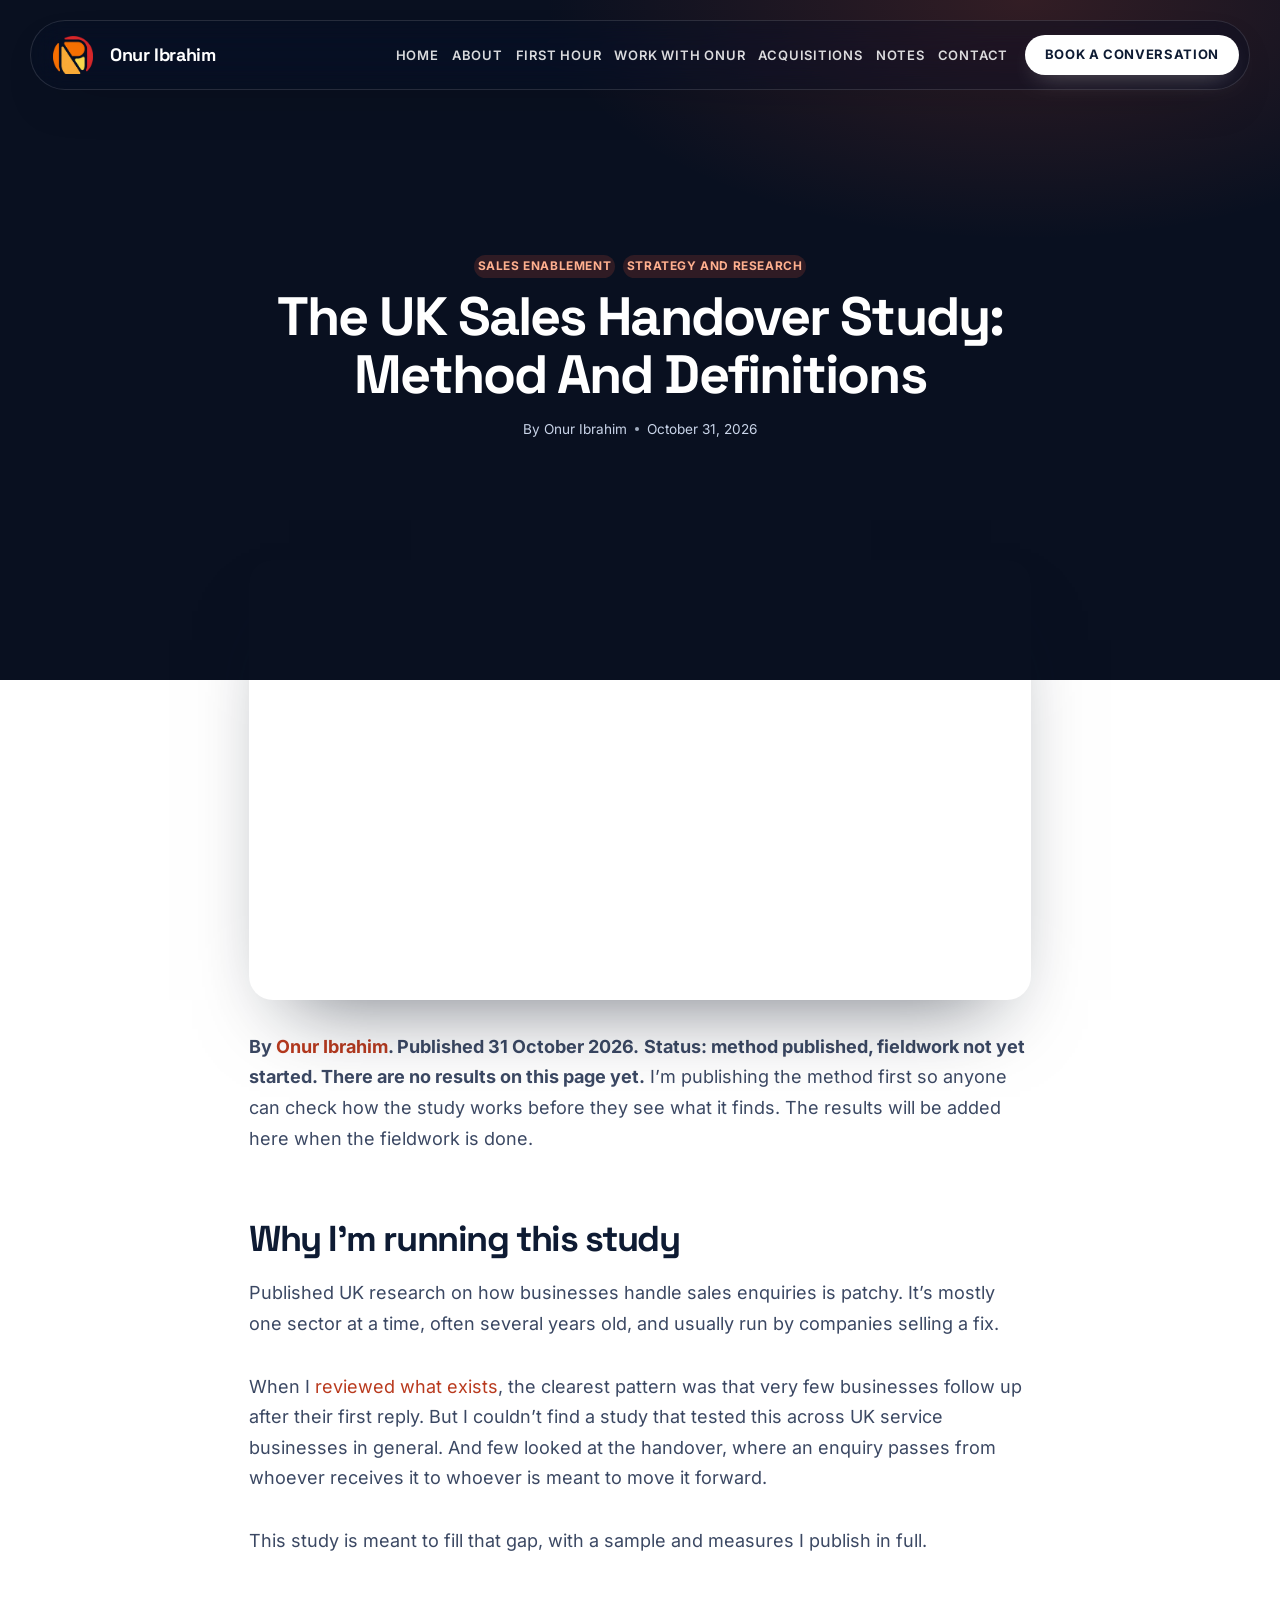
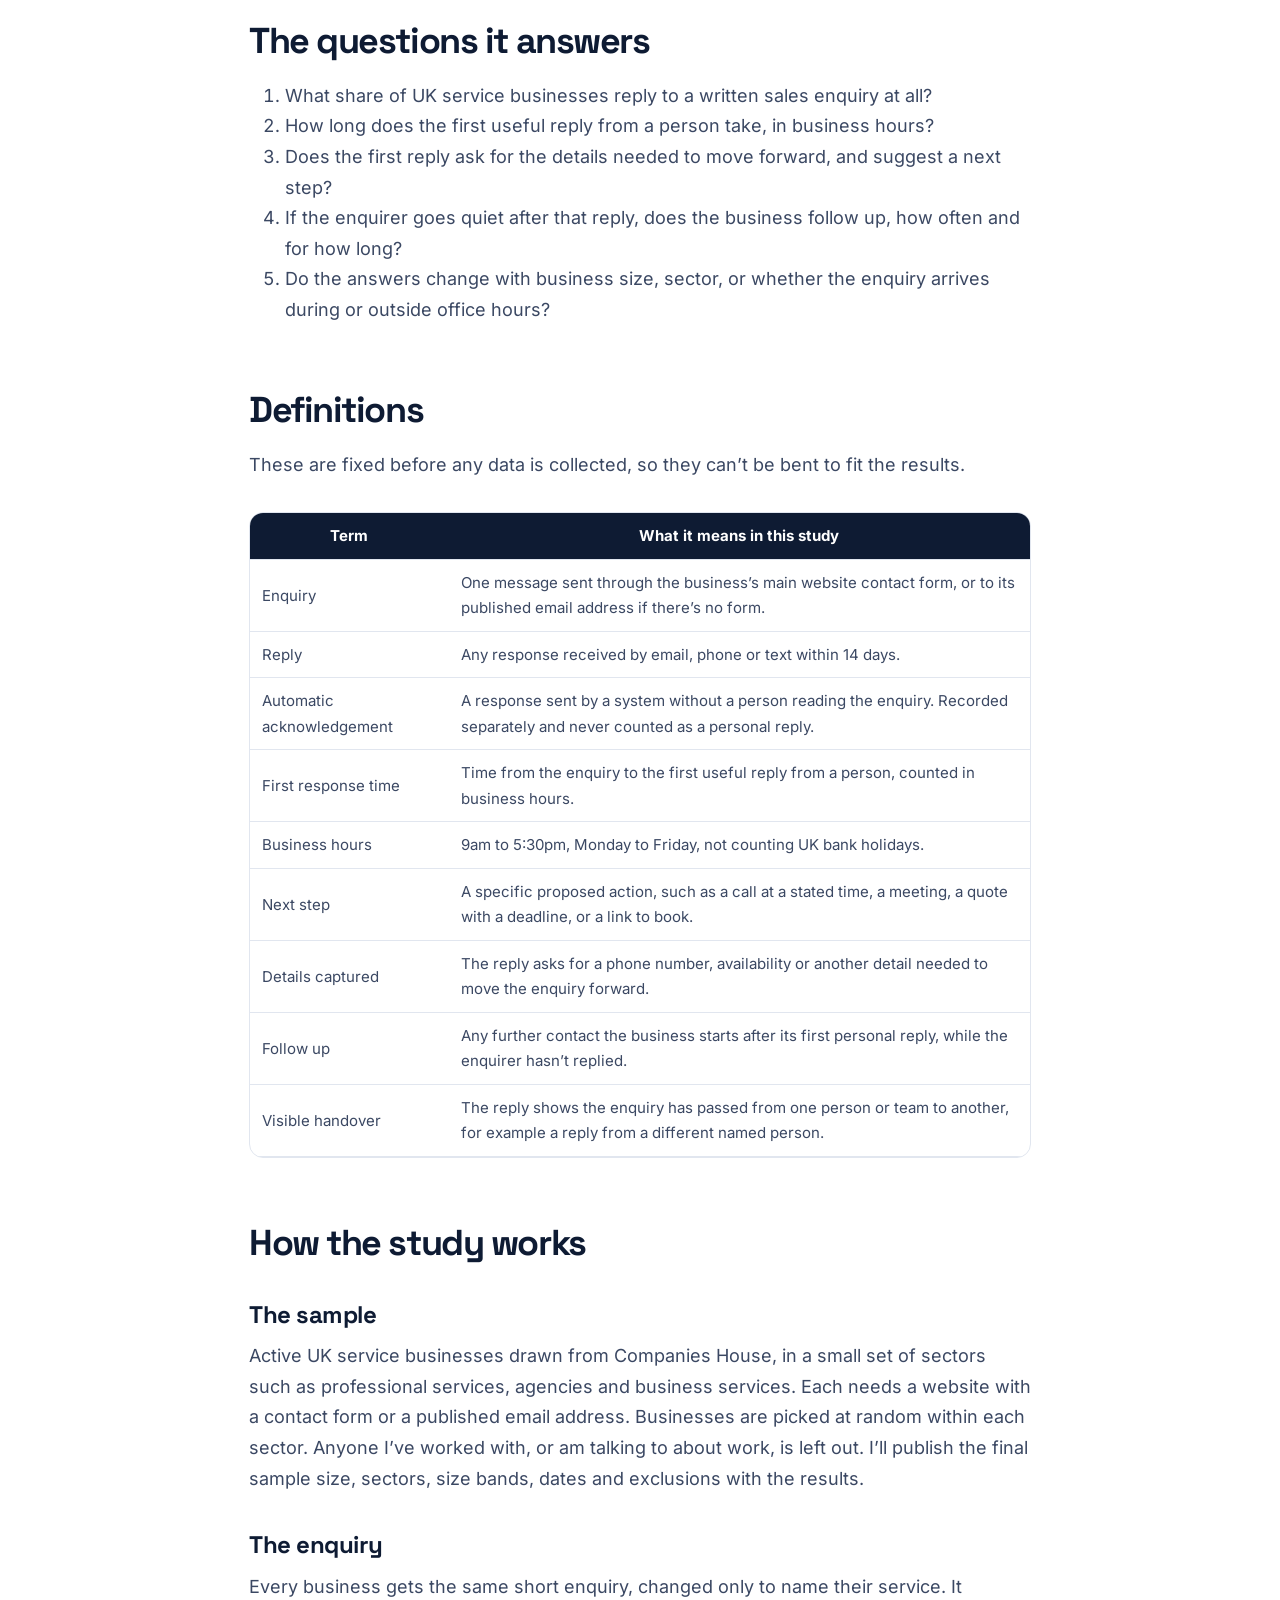
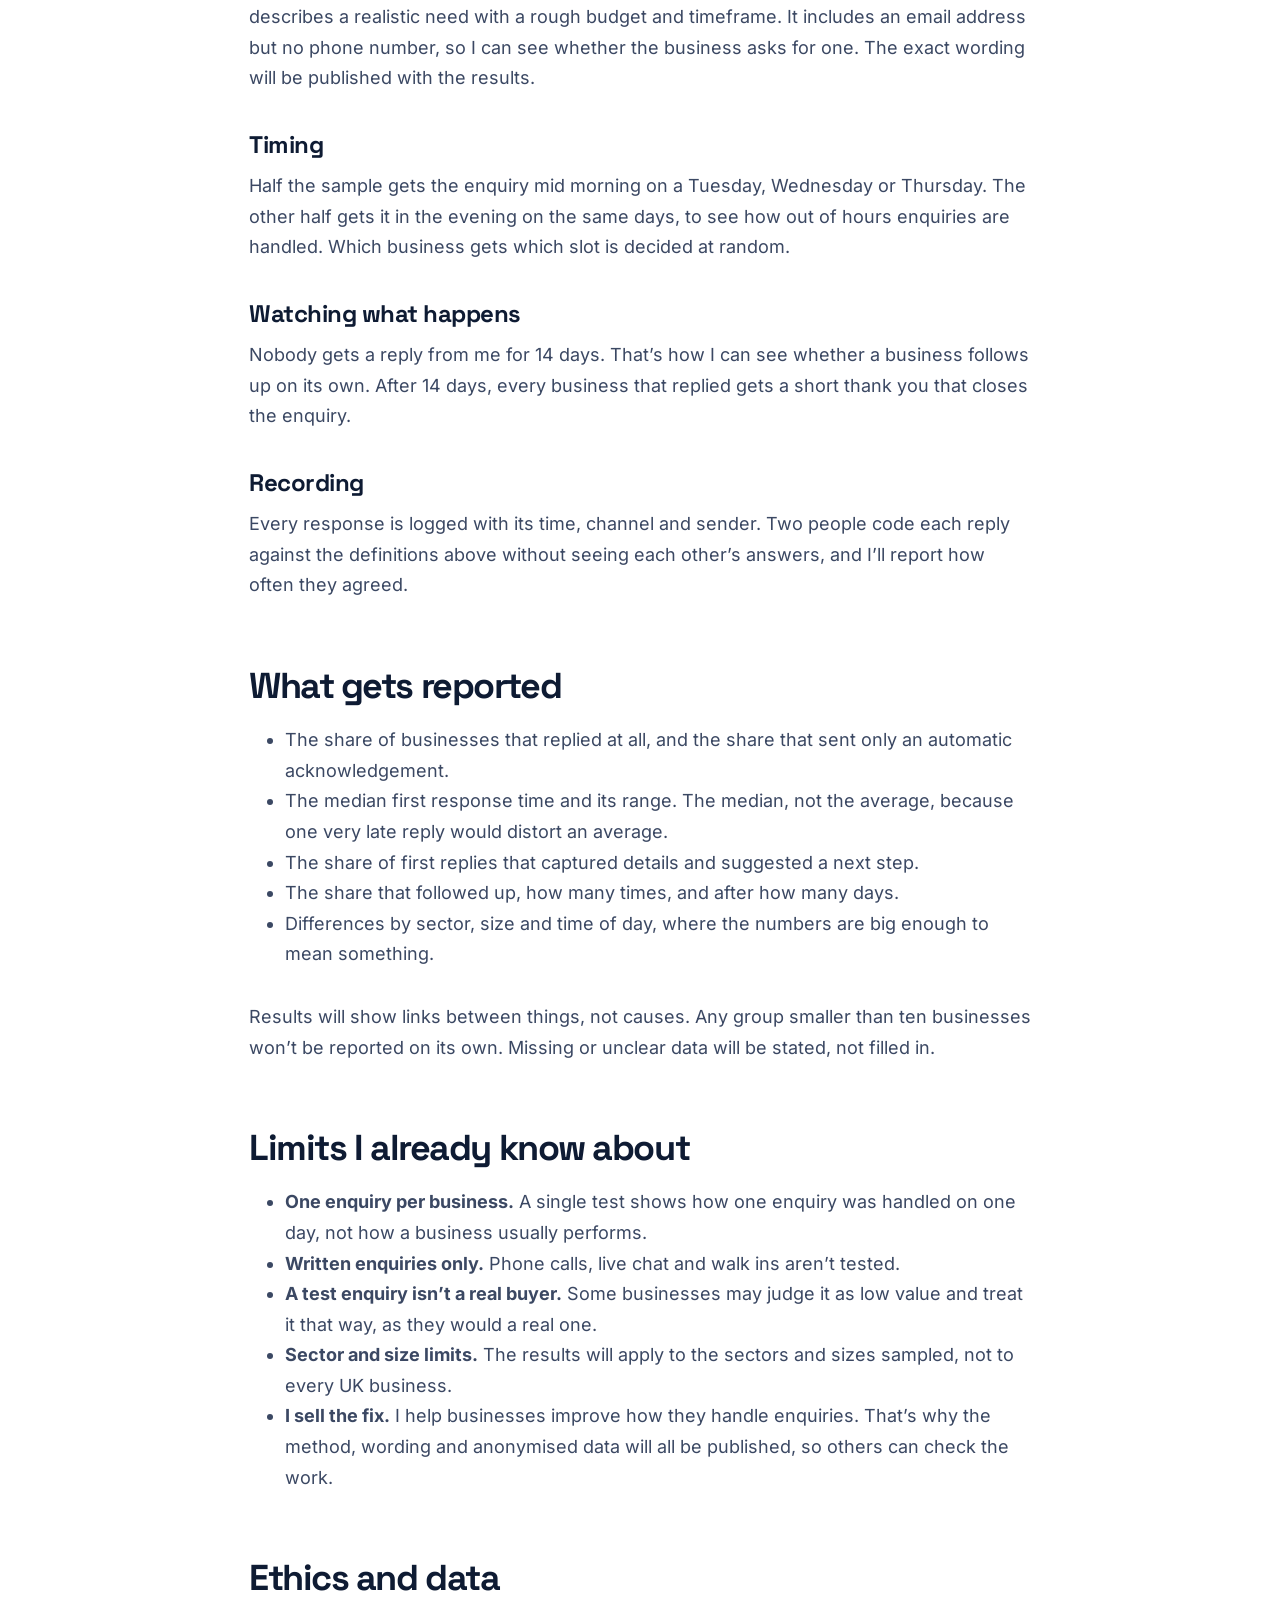
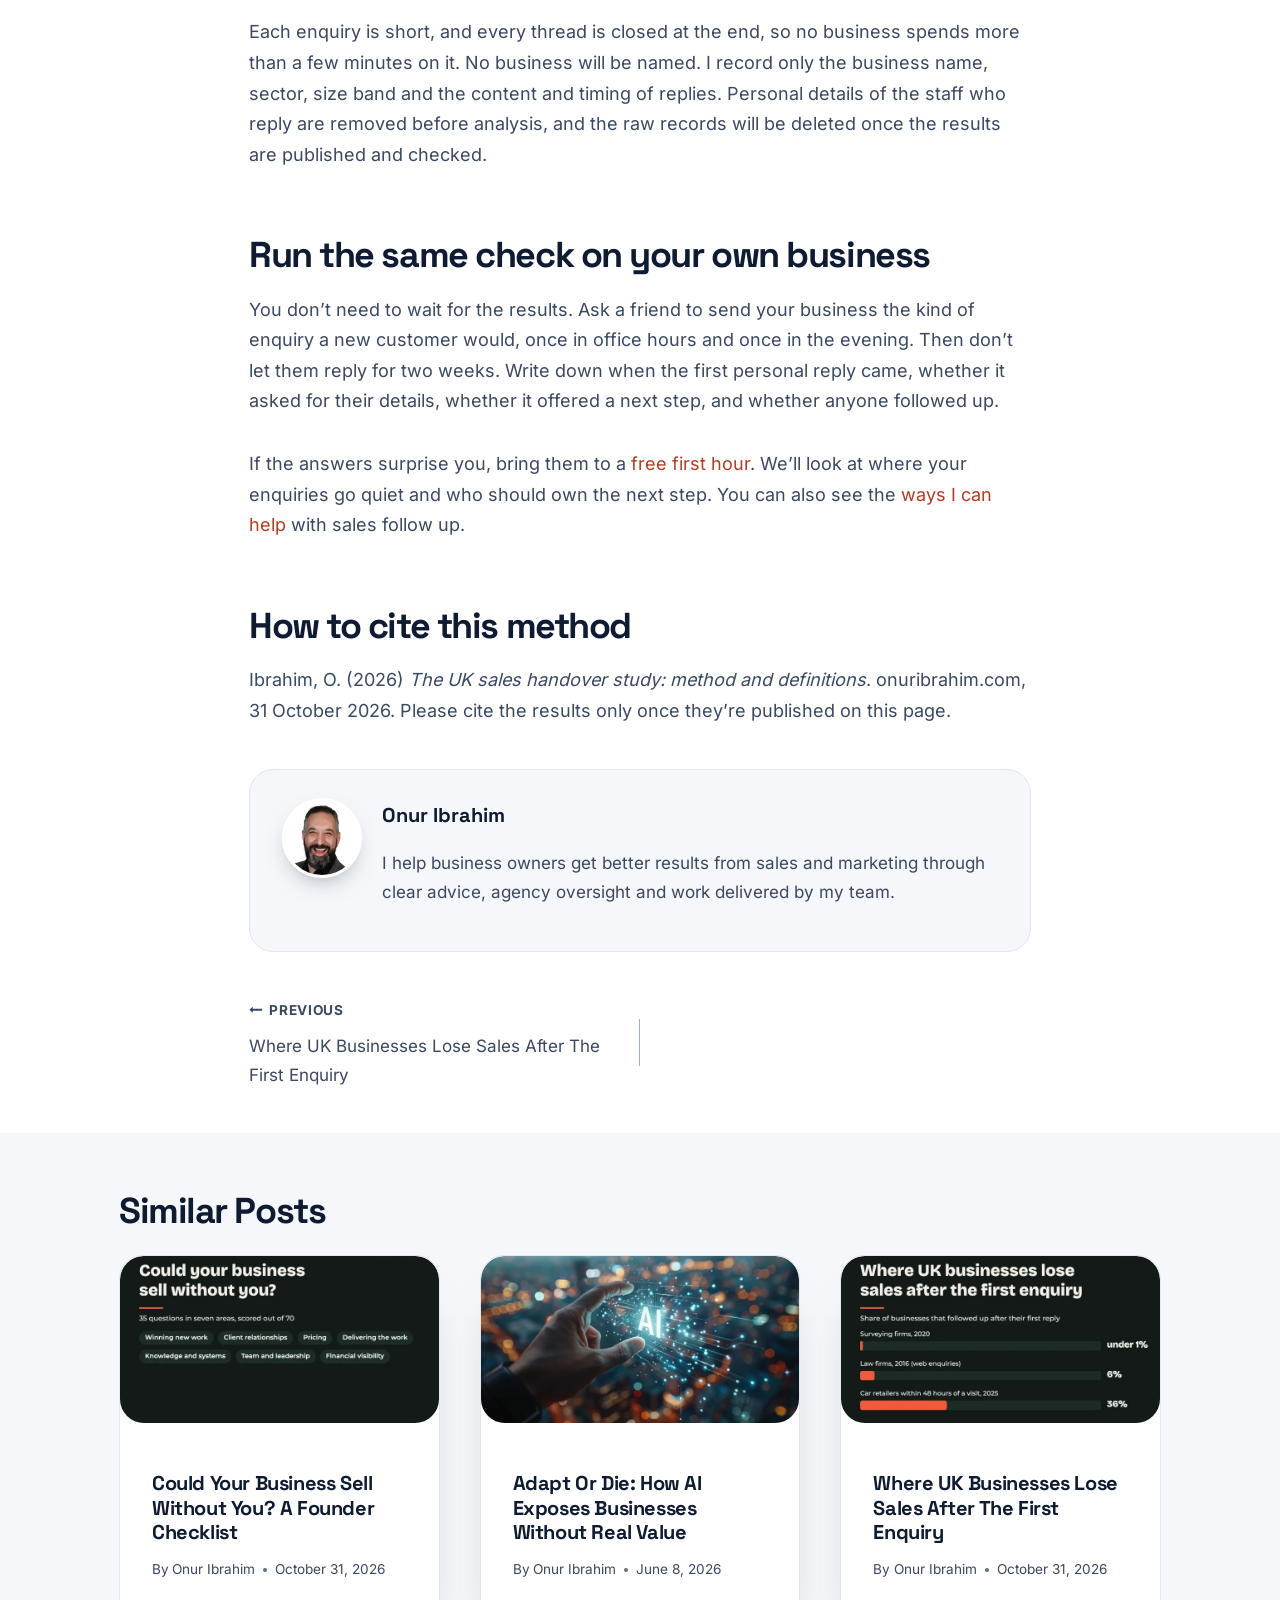
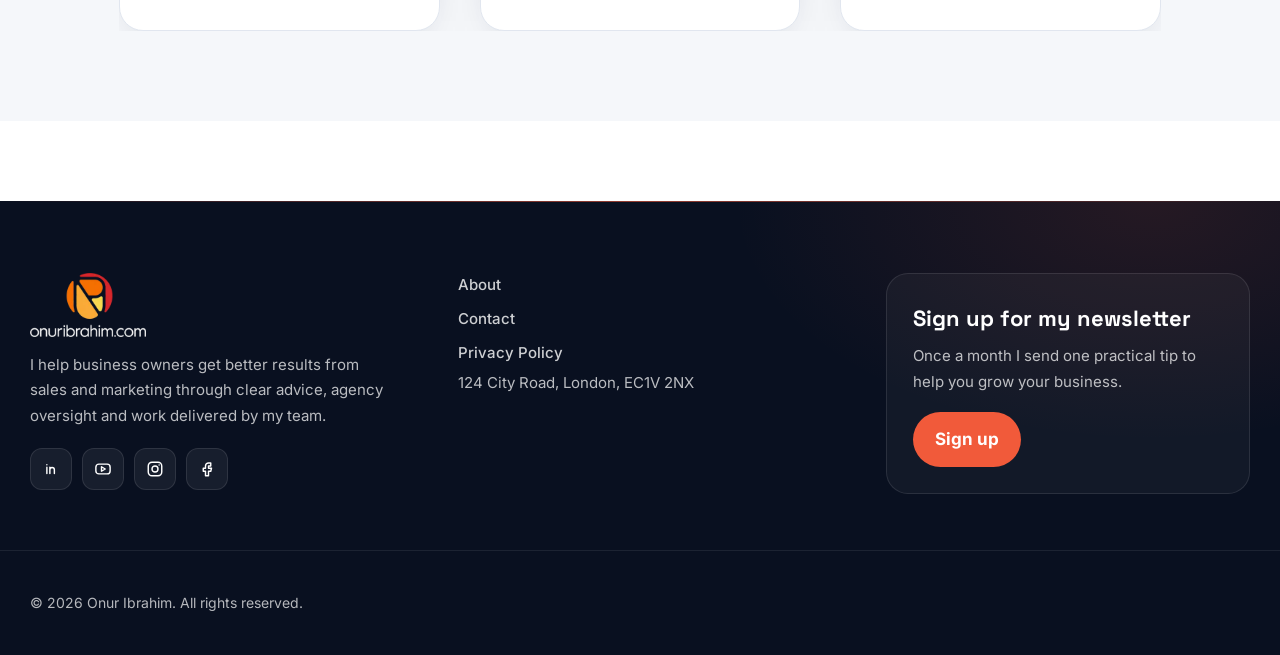
<file: post/uk-sales-handover-study/index.html>
<!doctype html><html lang="en-US" prefix="og: https://ogp.me/ns#" class="no-js" itemtype="https://schema.org/Blog" itemscope><head><meta charset="UTF-8"><meta name="viewport" content="width=device-width, initial-scale=1, minimum-scale=1"><link rel="preload" href="https://HamzaJaved2704.github.io/onur-ibrahim-preview/wp-content/plugins/site-design/fonts/spacegrotesk-latin.woff2" as="font" type="font/woff2" crossorigin><link rel="preload" href="https://HamzaJaved2704.github.io/onur-ibrahim-preview/wp-content/plugins/site-design/fonts/inter-latin.woff2" as="font" type="font/woff2" crossorigin><title>The UK Sales Handover Study: Method and Definitions | Onur Ibrahim</title><meta name="description" content="How I&#039;m measuring what UK service businesses do with a sales enquiry: the sample, definitions and limits, published before any results."/><meta name="robots" content="noindex, nofollow"/><meta property="og:locale" content="en_US" /><meta property="og:type" content="article" /><meta property="og:title" content="The UK Sales Handover Study: Method and Definitions | Onur Ibrahim" /><meta property="og:description" content="How I&#039;m measuring what UK service businesses do with a sales enquiry: the sample, definitions and limits, published before any results." /><meta property="og:url" content="https://HamzaJaved2704.github.io/onur-ibrahim-preview/post/uk-sales-handover-study/" /><meta property="og:site_name" content="Onur Ibrahim" /><meta property="article:section" content="Sales Enablement" /><meta property="og:updated_time" content="2026-11-01T18:08:44+00:00" /><meta property="og:image" content="https://HamzaJaved2704.github.io/onur-ibrahim-preview/wp-content/uploads/2026/11/onur-ibrahim-post-uk-sales-handover-study.webp" /><meta property="og:image:width" content="1200" /><meta property="og:image:height" content="630" /><meta property="og:image:alt" content="The UK Sales Handover Study: Method And Definitions" /><meta property="og:image:type" content="image/webp" /><meta property="article:published_time" content="2026-10-31T09:00:00+00:00" /><meta property="article:modified_time" content="2026-11-01T18:08:44+00:00" /><meta name="twitter:card" content="summary_large_image" /><meta name="twitter:title" content="The UK Sales Handover Study: Method and Definitions | Onur Ibrahim" /><meta name="twitter:description" content="How I&#039;m measuring what UK service businesses do with a sales enquiry: the sample, definitions and limits, published before any results." /><meta name="twitter:image" content="https://HamzaJaved2704.github.io/onur-ibrahim-preview/wp-content/uploads/2026/11/onur-ibrahim-post-uk-sales-handover-study.webp" /><meta name="twitter:label1" content="Written by" /><meta name="twitter:data1" content="Onur Ibrahim" /><meta name="twitter:label2" content="Time to read" /><meta name="twitter:data2" content="5 minutes" /> <script type="application/ld+json" class="rank-math-schema">{"@context":"https://schema.org","@graph":[{"@type":["Person","Organization"],"@id":"https://HamzaJaved2704.github.io/onur-ibrahim-preview/#person","name":"Onur Ibrahim","logo":{"@type":"ImageObject","@id":"https://HamzaJaved2704.github.io/onur-ibrahim-preview/#logo","url":"https://HamzaJaved2704.github.io/onur-ibrahim-preview/wp-content/uploads/2026/11/onur-ibrahim-logo-mark-v2.webp","contentUrl":"https://HamzaJaved2704.github.io/onur-ibrahim-preview/wp-content/uploads/2026/11/onur-ibrahim-logo-mark-v2.webp","caption":"Onur Ibrahim","inLanguage":"en-US"},"image":{"@type":"ImageObject","@id":"https://HamzaJaved2704.github.io/onur-ibrahim-preview/#logo","url":"https://HamzaJaved2704.github.io/onur-ibrahim-preview/wp-content/uploads/2026/11/onur-ibrahim-logo-mark-v2.webp","contentUrl":"https://HamzaJaved2704.github.io/onur-ibrahim-preview/wp-content/uploads/2026/11/onur-ibrahim-logo-mark-v2.webp","caption":"Onur Ibrahim","inLanguage":"en-US"}},{"@type":"WebSite","@id":"https://HamzaJaved2704.github.io/onur-ibrahim-preview/#website","url":"https://HamzaJaved2704.github.io/onur-ibrahim-preview","name":"Onur Ibrahim","publisher":{"@id":"https://HamzaJaved2704.github.io/onur-ibrahim-preview/#person"},"inLanguage":"en-US"},{"@type":"ImageObject","@id":"https://HamzaJaved2704.github.io/onur-ibrahim-preview/wp-content/uploads/2026/11/onur-ibrahim-post-uk-sales-handover-study.webp","url":"https://HamzaJaved2704.github.io/onur-ibrahim-preview/wp-content/uploads/2026/11/onur-ibrahim-post-uk-sales-handover-study.webp","width":"1200","height":"630","caption":"The UK Sales Handover Study: Method And Definitions","inLanguage":"en-US"},{"@type":"WebPage","@id":"https://HamzaJaved2704.github.io/onur-ibrahim-preview/post/uk-sales-handover-study/#webpage","url":"https://HamzaJaved2704.github.io/onur-ibrahim-preview/post/uk-sales-handover-study/","name":"The UK Sales Handover Study: Method and Definitions | Onur Ibrahim","datePublished":"2026-10-31T09:00:00+00:00","dateModified":"2026-11-01T18:08:44+00:00","isPartOf":{"@id":"https://HamzaJaved2704.github.io/onur-ibrahim-preview/#website"},"primaryImageOfPage":{"@id":"https://HamzaJaved2704.github.io/onur-ibrahim-preview/wp-content/uploads/2026/11/onur-ibrahim-post-uk-sales-handover-study.webp"},"inLanguage":"en-US"},{"@type":"Person","@id":"https://HamzaJaved2704.github.io/onur-ibrahim-preview/post/uk-sales-handover-study/#author","name":"Onur Ibrahim","image":{"@type":"ImageObject","@id":"https://HamzaJaved2704.github.io/onur-ibrahim-preview/wp-content/plugins/site-design/assets/brand/onur-avatar.webp","url":"https://HamzaJaved2704.github.io/onur-ibrahim-preview/wp-content/plugins/site-design/assets/brand/onur-avatar.webp","caption":"Onur Ibrahim","inLanguage":"en-US"},"sameAs":["https://HamzaJaved2704.github.io/onur-ibrahim-preview"]},{"@type":"BlogPosting","headline":"The UK Sales Handover Study: Method and Definitions | Onur Ibrahim","datePublished":"2026-10-31T09:00:00+00:00","dateModified":"2026-11-01T18:08:44+00:00","articleSection":"Sales Enablement, Strategy and Research","author":{"@id":"https://HamzaJaved2704.github.io/onur-ibrahim-preview/post/uk-sales-handover-study/#author","name":"Onur Ibrahim"},"publisher":{"@id":"https://HamzaJaved2704.github.io/onur-ibrahim-preview/#person"},"description":"How I&#039;m measuring what UK service businesses do with a sales enquiry: the sample, definitions and limits, published before any results.","name":"The UK Sales Handover Study: Method and Definitions | Onur Ibrahim","@id":"https://HamzaJaved2704.github.io/onur-ibrahim-preview/post/uk-sales-handover-study/#richSnippet","isPartOf":{"@id":"https://HamzaJaved2704.github.io/onur-ibrahim-preview/post/uk-sales-handover-study/#webpage"},"image":{"@id":"https://HamzaJaved2704.github.io/onur-ibrahim-preview/wp-content/uploads/2026/11/onur-ibrahim-post-uk-sales-handover-study.webp"},"inLanguage":"en-US","mainEntityOfPage":{"@id":"https://HamzaJaved2704.github.io/onur-ibrahim-preview/post/uk-sales-handover-study/#webpage"}}]}</script> <link rel="alternate" type="application/rss+xml" title="Onur Ibrahim &raquo; Feed" href="https://HamzaJaved2704.github.io/onur-ibrahim-preview/feed/" /><link rel="alternate" type="application/rss+xml" title="Onur Ibrahim &raquo; Comments Feed" href="https://HamzaJaved2704.github.io/onur-ibrahim-preview/comments/feed/" /> <script data-optimized="1" src="[data-uri]" defer></script> <link rel="alternate" title="oEmbed (JSON)" type="application/json+oembed" href="https://HamzaJaved2704.github.io/onur-ibrahim-preview/wp-json/oembed/1.0/embed?url=http%3A%2F%2Flocalhost%3A8089%2Fpost%2Fuk-sales-handover-study%2F" /><link rel="alternate" title="oEmbed (XML)" type="text/xml+oembed" href="https://HamzaJaved2704.github.io/onur-ibrahim-preview/wp-json/oembed/1.0/embed?url=http%3A%2F%2Flocalhost%3A8089%2Fpost%2Fuk-sales-handover-study%2F&#038;format=xml" /><link data-optimized="2" rel="stylesheet" href="https://HamzaJaved2704.github.io/onur-ibrahim-preview/wp-content/litespeed/css/897fb53c4c81746eea61c967cbd0c15e.css?ver=62c43" /><link rel="https://api.w.org/" href="https://HamzaJaved2704.github.io/onur-ibrahim-preview/wp-json/" /><link rel="alternate" title="JSON" type="application/json" href="https://HamzaJaved2704.github.io/onur-ibrahim-preview/wp-json/wp/v2/posts/66" /><link rel="icon" href="https://HamzaJaved2704.github.io/onur-ibrahim-preview/wp-content/uploads/2026/11/onur-ibrahim-site-icon-v2-150x150.png" sizes="32x32" /><link rel="icon" href="https://HamzaJaved2704.github.io/onur-ibrahim-preview/wp-content/uploads/2026/11/onur-ibrahim-site-icon-v2-300x300.png" sizes="192x192" /><link rel="apple-touch-icon" href="https://HamzaJaved2704.github.io/onur-ibrahim-preview/wp-content/uploads/2026/11/onur-ibrahim-site-icon-v2-300x300.png" /><meta name="msapplication-TileImage" content="https://HamzaJaved2704.github.io/onur-ibrahim-preview/wp-content/uploads/2026/11/onur-ibrahim-site-icon-v2-300x300.png" /></head><body class="wp-singular post-template-default single single-post postid-66 single-format-standard wp-custom-logo wp-embed-responsive wp-theme-kadence footer-on-bottom hide-focus-outline link-style-no-underline content-title-style-above content-width-narrow content-style-unboxed content-vertical-padding-bottom transparent-header mobile-transparent-header"><div id="wrapper" class="site wp-site-blocks">
<a class="skip-link screen-reader-text scroll-ignore" href="#main">Skip to content</a><header id="masthead" class="site-header" role="banner" itemtype="https://schema.org/WPHeader" itemscope><div id="main-header" class="site-header-wrap"><div class="site-header-inner-wrap"><div class="site-header-upper-wrap"><div class="site-header-upper-inner-wrap"><div class="site-main-header-wrap site-header-row-container site-header-focus-item site-header-row-layout-standard kadence-sticky-header" data-section="kadence_customizer_header_main" data-shrink="true" data-shrink-height="62" data-reveal-scroll-up="false"><div class="site-header-row-container-inner"><div class="site-container"><div class="site-main-header-inner-wrap site-header-row site-header-row-has-sides site-header-row-no-center"><div class="site-header-main-section-left site-header-section site-header-section-left"><div class="site-header-item site-header-focus-item" data-section="title_tagline"><div class="site-branding branding-layout-standard"><a class="brand has-logo-image" href="https://HamzaJaved2704.github.io/onur-ibrahim-preview/" rel="home"><img width="103" height="96" src="https://HamzaJaved2704.github.io/onur-ibrahim-preview/wp-content/uploads/2026/11/onur-ibrahim-logo-mark-v2.webp" class="custom-logo" alt="" decoding="async" /><div class="site-title-wrap"><p class="site-title">Onur Ibrahim</p></div></a></div></div></div><div class="site-header-main-section-right site-header-section site-header-section-right"><div class="site-header-item site-header-focus-item site-header-item-main-navigation header-navigation-layout-stretch-false header-navigation-layout-fill-stretch-false" data-section="kadence_customizer_primary_navigation"><nav id="site-navigation" class="main-navigation header-navigation hover-to-open nav--toggle-sub header-navigation-style-standard header-navigation-dropdown-animation-none" role="navigation" aria-label="Primary"><div class="primary-menu-container header-menu-container"><ul id="primary-menu" class="menu"><li id="menu-item-17" class="menu-item menu-item-type-post_type menu-item-object-page menu-item-home menu-item-17"><a href="https://HamzaJaved2704.github.io/onur-ibrahim-preview/">Home</a></li><li id="menu-item-18" class="menu-item menu-item-type-post_type menu-item-object-page menu-item-18"><a href="https://HamzaJaved2704.github.io/onur-ibrahim-preview/about-onur-ibrahim/">About</a></li><li id="menu-item-19" class="menu-item menu-item-type-post_type menu-item-object-page menu-item-19"><a href="https://HamzaJaved2704.github.io/onur-ibrahim-preview/the-first-hour-with-onur-ibrahim/">First Hour</a></li><li id="menu-item-20" class="menu-item menu-item-type-post_type menu-item-object-page menu-item-20"><a href="https://HamzaJaved2704.github.io/onur-ibrahim-preview/work-with-onur-ibrahim/">Work With Onur</a></li><li id="menu-item-21" class="menu-item menu-item-type-post_type menu-item-object-page menu-item-21"><a href="https://HamzaJaved2704.github.io/onur-ibrahim-preview/acquisitions/">Acquisitions</a></li><li id="menu-item-22" class="menu-item menu-item-type-post_type menu-item-object-page menu-item-22"><a href="https://HamzaJaved2704.github.io/onur-ibrahim-preview/notes/">Notes</a></li><li id="menu-item-23" class="menu-item menu-item-type-post_type menu-item-object-page menu-item-23"><a href="https://HamzaJaved2704.github.io/onur-ibrahim-preview/contact-onur-ibrahim/">Contact</a></li></ul></div></nav></div><div class="site-header-item site-header-focus-item" data-section="kadence_customizer_header_button"><div class="header-button-wrap"><div class="header-button-inner-wrap"><a href="https://api.pingbean.com/widget/bookings/the-first-hour" target="_blank" rel="noopener noreferrer" class="button header-button button-size-custom button-style-filled">Book a conversation</a></div></div></div></div></div></div></div></div></div></div></div></div><div id="mobile-header" class="site-mobile-header-wrap"><div class="site-header-inner-wrap"><div class="site-header-upper-wrap"><div class="site-header-upper-inner-wrap"><div class="site-main-header-wrap site-header-focus-item site-header-row-layout-standard site-header-row-tablet-layout-default site-header-row-mobile-layout-default "><div class="site-header-row-container-inner"><div class="site-container"><div class="site-main-header-inner-wrap site-header-row site-header-row-has-sides site-header-row-no-center"><div class="site-header-main-section-left site-header-section site-header-section-left"><div class="site-header-item site-header-focus-item" data-section="title_tagline"><div class="site-branding mobile-site-branding branding-layout-standard branding-tablet-layout-standard branding-mobile-layout-standard"><a class="brand has-logo-image" href="https://HamzaJaved2704.github.io/onur-ibrahim-preview/" rel="home"><img width="103" height="96" src="https://HamzaJaved2704.github.io/onur-ibrahim-preview/wp-content/uploads/2026/11/onur-ibrahim-logo-mark-v2.webp" class="custom-logo" alt="" decoding="async" /><div class="site-title-wrap"><div class="site-title">Onur Ibrahim</div></div></a></div></div></div><div class="site-header-main-section-right site-header-section site-header-section-right"><div class="site-header-item site-header-focus-item site-header-item-navgation-popup-toggle" data-section="kadence_customizer_mobile_trigger"><div class="mobile-toggle-open-container">
<button id="mobile-toggle" class="menu-toggle-open drawer-toggle menu-toggle-style-default" aria-label="Open menu" data-toggle-target="#mobile-drawer" data-toggle-body-class="showing-popup-drawer-from-right" aria-expanded="false" data-set-focus=".menu-toggle-close"
>
<span class="menu-toggle-icon"><span class="kadence-svg-iconset"><svg aria-hidden="true" class="kadence-svg-icon kadence-menu-svg" fill="currentColor" version="1.1" xmlns="http://www.w3.org/2000/svg" width="24" height="24" viewBox="0 0 24 24"><title>Toggle Menu</title><path d="M3 13h18c0.552 0 1-0.448 1-1s-0.448-1-1-1h-18c-0.552 0-1 0.448-1 1s0.448 1 1 1zM3 7h18c0.552 0 1-0.448 1-1s-0.448-1-1-1h-18c-0.552 0-1 0.448-1 1s0.448 1 1 1zM3 19h18c0.552 0 1-0.448 1-1s-0.448-1-1-1h-18c-0.552 0-1 0.448-1 1s0.448 1 1 1z"></path>
</svg></span></span>
</button></div></div></div></div></div></div></div></div></div></div></div></header><main id="inner-wrap" class="wrap kt-clear" role="main"><section class="entry-hero post-hero-section entry-hero-layout-standard"><div class="entry-hero-container-inner"><div class="hero-section-overlay"></div><div class="hero-container site-container"><header class="entry-header post-title title-align-center title-tablet-align-center title-mobile-align-left"><div class="entry-taxonomies">
<span class="category-links term-links category-style-pill">
<a href="https://HamzaJaved2704.github.io/onur-ibrahim-preview/post/category/sales-enablement/" rel="tag">Sales Enablement</a> <a href="https://HamzaJaved2704.github.io/onur-ibrahim-preview/post/category/strategy-and-research/" rel="tag">Strategy and Research</a>			</span></div><h1 class="entry-title">The UK Sales Handover Study: Method And Definitions</h1><div class="entry-meta entry-meta-divider-dot">
<span class="posted-by"><span class="meta-label">By</span><span class="author vcard"><span class="fn n">Onur Ibrahim</span></span></span>					<span class="posted-on">
<time class="entry-date published" datetime="2026-10-31T09:00:00+00:00" itemprop="datePublished">October 31, 2026</time><time class="updated" datetime="2026-11-01T18:08:44+00:00" itemprop="dateModified">November 1, 2026</time>					</span></div></header></div></div></section><div id="primary" class="content-area"><div class="content-container site-container"><div id="main" class="site-main"><div class="content-wrap"><article id="post-66" class="entry content-bg single-entry post-66 post type-post status-publish format-standard has-post-thumbnail hentry category-sales-enablement category-strategy-and-research"><div class="entry-content-wrap"><div class="post-thumbnail article-post-thumbnail kadence-thumbnail-position-below kadence-thumbnail-ratio-9-16"><div class="post-thumbnail-inner">
<img width="1200" height="630" src="https://HamzaJaved2704.github.io/onur-ibrahim-preview/wp-content/uploads/2026/11/onur-ibrahim-post-uk-sales-handover-study.webp" class="post-top-featured wp-post-image" alt="The UK Sales Handover Study: Method And Definitions" decoding="async" loading="lazy" srcset="https://HamzaJaved2704.github.io/onur-ibrahim-preview/wp-content/uploads/2026/11/onur-ibrahim-post-uk-sales-handover-study.webp 1200w, https://HamzaJaved2704.github.io/onur-ibrahim-preview/wp-content/uploads/2026/11/onur-ibrahim-post-uk-sales-handover-study-300x158.webp 300w, https://HamzaJaved2704.github.io/onur-ibrahim-preview/wp-content/uploads/2026/11/onur-ibrahim-post-uk-sales-handover-study-1024x538.webp 1024w, https://HamzaJaved2704.github.io/onur-ibrahim-preview/wp-content/uploads/2026/11/onur-ibrahim-post-uk-sales-handover-study-768x403.webp 768w" sizes="auto, (max-width: 1200px) 100vw, 1200px" /></div></div><div class="entry-content single-content"><p class="wp-block-paragraph"><strong>By </strong><a href="/onur-ibrahim-preview/about-onur-ibrahim"><strong>Onur Ibrahim</strong></a><strong>. Published 31 October 2026.</strong> <strong>Status: method published, fieldwork not yet started. There are no results on this page yet.</strong> I&#8217;m publishing the method first so anyone can check how the study works before they see what it finds. The results will be added here when the fieldwork is done.</p><h2 class="wp-block-heading">Why I&#8217;m running this study</h2><p class="wp-block-paragraph">Published UK research on how businesses handle sales enquiries is patchy. It&#8217;s mostly one sector at a time, often several years old, and usually run by companies selling a fix.</p><p class="wp-block-paragraph">When I <a href="/onur-ibrahim-preview/post/uk-sales-enquiry-follow-up-research">reviewed what exists</a>, the clearest pattern was that very few businesses follow up after their first reply. But I couldn&#8217;t find a study that tested this across UK service businesses in general. And few looked at the handover, where an enquiry passes from whoever receives it to whoever is meant to move it forward.</p><p class="wp-block-paragraph">This study is meant to fill that gap, with a sample and measures I publish in full.</p><h2 class="wp-block-heading">The questions it answers</h2><ol class="wp-block-list"><li>What share of UK service businesses reply to a written sales enquiry at all?</li><li>How long does the first useful reply from a person take, in business hours?</li><li>Does the first reply ask for the details needed to move forward, and suggest a next step?</li><li>If the enquirer goes quiet after that reply, does the business follow up, how often and for how long?</li><li>Do the answers change with business size, sector, or whether the enquiry arrives during or outside office hours?</li></ol><h2 class="wp-block-heading">Definitions</h2><p class="wp-block-paragraph">These are fixed before any data is collected, so they can&#8217;t be bent to fit the results.</p><figure class="wp-block-table"><table><thead><tr><th>Term</th><th>What it means in this study</th></tr></thead><tbody><tr><td>Enquiry</td><td>One message sent through the business&#8217;s main website contact form, or to its published email address if there&#8217;s no form.</td></tr><tr><td>Reply</td><td>Any response received by email, phone or text within 14 days.</td></tr><tr><td>Automatic acknowledgement</td><td>A response sent by a system without a person reading the enquiry. Recorded separately and never counted as a personal reply.</td></tr><tr><td>First response time</td><td>Time from the enquiry to the first useful reply from a person, counted in business hours.</td></tr><tr><td>Business hours</td><td>9am to 5:30pm, Monday to Friday, not counting UK bank holidays.</td></tr><tr><td>Next step</td><td>A specific proposed action, such as a call at a stated time, a meeting, a quote with a deadline, or a link to book.</td></tr><tr><td>Details captured</td><td>The reply asks for a phone number, availability or another detail needed to move the enquiry forward.</td></tr><tr><td>Follow up</td><td>Any further contact the business starts after its first personal reply, while the enquirer hasn&#8217;t replied.</td></tr><tr><td>Visible handover</td><td>The reply shows the enquiry has passed from one person or team to another, for example a reply from a different named person.</td></tr></tbody></table></figure><h2 class="wp-block-heading">How the study works</h2><h3 class="wp-block-heading">The sample</h3><p class="wp-block-paragraph">Active UK service businesses drawn from Companies House, in a small set of sectors such as professional services, agencies and business services. Each needs a website with a contact form or a published email address. Businesses are picked at random within each sector. Anyone I&#8217;ve worked with, or am talking to about work, is left out. I&#8217;ll publish the final sample size, sectors, size bands, dates and exclusions with the results.</p><h3 class="wp-block-heading">The enquiry</h3><p class="wp-block-paragraph">Every business gets the same short enquiry, changed only to name their service. It describes a realistic need with a rough budget and timeframe. It includes an email address but no phone number, so I can see whether the business asks for one. The exact wording will be published with the results.</p><h3 class="wp-block-heading">Timing</h3><p class="wp-block-paragraph">Half the sample gets the enquiry mid morning on a Tuesday, Wednesday or Thursday. The other half gets it in the evening on the same days, to see how out of hours enquiries are handled. Which business gets which slot is decided at random.</p><h3 class="wp-block-heading">Watching what happens</h3><p class="wp-block-paragraph">Nobody gets a reply from me for 14 days. That&#8217;s how I can see whether a business follows up on its own. After 14 days, every business that replied gets a short thank you that closes the enquiry.</p><h3 class="wp-block-heading">Recording</h3><p class="wp-block-paragraph">Every response is logged with its time, channel and sender. Two people code each reply against the definitions above without seeing each other&#8217;s answers, and I&#8217;ll report how often they agreed.</p><h2 class="wp-block-heading">What gets reported</h2><ul class="wp-block-list"><li>The share of businesses that replied at all, and the share that sent only an automatic acknowledgement.</li><li>The median first response time and its range. The median, not the average, because one very late reply would distort an average.</li><li>The share of first replies that captured details and suggested a next step.</li><li>The share that followed up, how many times, and after how many days.</li><li>Differences by sector, size and time of day, where the numbers are big enough to mean something.</li></ul><p class="wp-block-paragraph">Results will show links between things, not causes. Any group smaller than ten businesses won&#8217;t be reported on its own. Missing or unclear data will be stated, not filled in.</p><h2 class="wp-block-heading">Limits I already know about</h2><ul class="wp-block-list"><li><strong>One enquiry per business.</strong> A single test shows how one enquiry was handled on one day, not how a business usually performs.</li><li><strong>Written enquiries only.</strong> Phone calls, live chat and walk ins aren&#8217;t tested.</li><li><strong>A test enquiry isn&#8217;t a real buyer.</strong> Some businesses may judge it as low value and treat it that way, as they would a real one.</li><li><strong>Sector and size limits.</strong> The results will apply to the sectors and sizes sampled, not to every UK business.</li><li><strong>I sell the fix.</strong> I help businesses improve how they handle enquiries. That&#8217;s why the method, wording and anonymised data will all be published, so others can check the work.</li></ul><h2 class="wp-block-heading">Ethics and data</h2><p class="wp-block-paragraph">Each enquiry is short, and every thread is closed at the end, so no business spends more than a few minutes on it. No business will be named. I record only the business name, sector, size band and the content and timing of replies. Personal details of the staff who reply are removed before analysis, and the raw records will be deleted once the results are published and checked.</p><h2 class="wp-block-heading">Run the same check on your own business</h2><p class="wp-block-paragraph">You don&#8217;t need to wait for the results. Ask a friend to send your business the kind of enquiry a new customer would, once in office hours and once in the evening. Then don&#8217;t let them reply for two weeks. Write down when the first personal reply came, whether it asked for their details, whether it offered a next step, and whether anyone followed up.</p><p class="wp-block-paragraph">If the answers surprise you, bring them to a <a href="/onur-ibrahim-preview/the-first-hour-with-onur-ibrahim">free first hour</a>. We&#8217;ll look at where your enquiries go quiet and who should own the next step. You can also see the <a href="/onur-ibrahim-preview/work-with-onur-ibrahim">ways I can help</a> with sales follow up.</p><h2 class="wp-block-heading">How to cite this method</h2><p class="wp-block-paragraph">Ibrahim, O. (2026) <em>The UK sales handover study: method and definitions</em>. onuribrahim.com, 31 October 2026. Please cite the results only once they&#8217;re published on this page.</p></div></div></article><div class="entry-author entry-author-style-normal"><div class="entry-author-profile author-profile vcard"><div class="entry-author-avatar">
<img alt='' src='https://HamzaJaved2704.github.io/onur-ibrahim-preview/wp-content/plugins/site-design/assets/brand/onur-avatar.webp' srcset='https://HamzaJaved2704.github.io/onur-ibrahim-preview/wp-content/plugins/site-design/assets/brand/onur-avatar.webp 2x' class='avatar avatar-80 photo' height='80' width='80' loading='lazy' decoding='async'/></div>
<b class="entry-author-name author-name fn"><a href="https://HamzaJaved2704.github.io/onur-ibrahim-preview/post/author/admin/" rel="author">Onur Ibrahim</a></b><div class="entry-author-description author-bio"><p>I help business owners get better results from sales and marketing through clear advice, agency oversight and work delivered by my team.</p></div><div class="entry-author-follow author-follow"></div></div></div><nav class="navigation post-navigation" aria-label="Posts"><h2 class="screen-reader-text">Post navigation</h2><div class="nav-links"><div class="nav-previous"><a href="https://HamzaJaved2704.github.io/onur-ibrahim-preview/post/uk-sales-enquiry-follow-up-research/" rel="prev"><div class="post-navigation-sub"><small><span class="kadence-svg-iconset svg-baseline"><svg aria-hidden="true" class="kadence-svg-icon kadence-arrow-left-alt-svg" fill="currentColor" version="1.1" xmlns="http://www.w3.org/2000/svg" width="29" height="28" viewBox="0 0 29 28"><title>Previous</title><path d="M28 12.5v3c0 0.281-0.219 0.5-0.5 0.5h-19.5v3.5c0 0.203-0.109 0.375-0.297 0.453s-0.391 0.047-0.547-0.078l-6-5.469c-0.094-0.094-0.156-0.219-0.156-0.359v0c0-0.141 0.063-0.281 0.156-0.375l6-5.531c0.156-0.141 0.359-0.172 0.547-0.094 0.172 0.078 0.297 0.25 0.297 0.453v3.5h19.5c0.281 0 0.5 0.219 0.5 0.5z"></path>
</svg></span>Previous</small></div>Where UK Businesses Lose Sales After The First Enquiry</a></div></div></nav><div class="entry-related alignfull entry-related-style-wide"><div class="entry-related-inner content-container site-container"><div class="entry-related-inner-content alignwide"><h2 class="entry-related-title" id="related-posts-title">Similar Posts</h2><div class="entry-related-carousel kadence-slide-init splide" aria-labelledby="related-posts-title" data-columns-xxl="3" data-columns-xl="3" data-columns-md="3" data-columns-sm="2" data-columns-xs="2" data-columns-ss="1" data-slider-anim-speed="400" data-slider-scroll="1" data-slider-dots="true" data-slider-arrows="true" data-slider-hover-pause="false" data-slider-auto="false" data-slider-speed="7000" data-slider-gutter="40" data-slider-loop="true" data-slider-next-label="Next" data-slider-slide-label="Posts" data-slider-prev-label="Previous"><div class="splide__track"><ul class="splide__list kadence-posts-list grid-cols grid-sm-col-2 grid-lg-col-3"><li class="entry-list-item carousel-item splide__slide"><article class="entry content-bg loop-entry post-64 post type-post status-publish format-standard has-post-thumbnail hentry category-strategy-and-research">
<a aria-hidden="true" tabindex="-1" role="presentation" class="post-thumbnail kadence-thumbnail-ratio-2-3" aria-label="Could Your Business Sell Without You? A Founder Checklist" href="https://HamzaJaved2704.github.io/onur-ibrahim-preview/post/founder-dependency-checklist/"><div class="post-thumbnail-inner">
<img width="768" height="403" src="https://HamzaJaved2704.github.io/onur-ibrahim-preview/wp-content/uploads/2026/11/onur-ibrahim-post-founder-dependency-checklist-768x403.webp" class="attachment-medium_large size-medium_large wp-post-image" alt="Could Your Business Sell Without You? A Founder Checklist" decoding="async" loading="lazy" srcset="https://HamzaJaved2704.github.io/onur-ibrahim-preview/wp-content/uploads/2026/11/onur-ibrahim-post-founder-dependency-checklist-768x403.webp 768w, https://HamzaJaved2704.github.io/onur-ibrahim-preview/wp-content/uploads/2026/11/onur-ibrahim-post-founder-dependency-checklist-300x158.webp 300w, https://HamzaJaved2704.github.io/onur-ibrahim-preview/wp-content/uploads/2026/11/onur-ibrahim-post-founder-dependency-checklist-1024x538.webp 1024w, https://HamzaJaved2704.github.io/onur-ibrahim-preview/wp-content/uploads/2026/11/onur-ibrahim-post-founder-dependency-checklist.webp 1200w" sizes="auto, (max-width: 768px) 100vw, 768px" /></div>
</a><div class="entry-content-wrap"><header class="entry-header"><div class="entry-taxonomies">
<span class="category-links term-links category-style-normal">
<a href="https://HamzaJaved2704.github.io/onur-ibrahim-preview/post/category/strategy-and-research/" class="category-link-strategy-and-research" rel="tag">Strategy and Research</a>			</span></div><h3 class="entry-title"><a href="https://HamzaJaved2704.github.io/onur-ibrahim-preview/post/founder-dependency-checklist/" rel="bookmark">Could Your Business Sell Without You? A Founder Checklist</a></h3><div class="entry-meta entry-meta-divider-dot">
<span class="posted-by"><span class="meta-label">By</span><span class="author vcard"><a class="url fn n" href="https://HamzaJaved2704.github.io/onur-ibrahim-preview">Onur Ibrahim</a></span></span>					<span class="posted-on">
<time class="entry-date published" datetime="2026-10-31T09:00:00+00:00" itemprop="datePublished">October 31, 2026</time><time class="updated" datetime="2026-11-01T18:08:44+00:00" itemprop="dateModified">November 1, 2026</time>					</span></div></header><div class="entry-summary"><p>35 questions to find where your business still depends on you, from winning work to finance, with a simple score and where to start.</p></div><footer class="entry-footer"><div class="entry-actions"><p class="more-link-wrap">
<a href="https://HamzaJaved2704.github.io/onur-ibrahim-preview/post/founder-dependency-checklist/" class="post-more-link">
Read More<span class="screen-reader-text"> Could Your Business Sell Without You? A Founder Checklist</span><span class="kadence-svg-iconset svg-baseline"><svg aria-hidden="true" class="kadence-svg-icon kadence-arrow-right-alt-svg" fill="currentColor" version="1.1" xmlns="http://www.w3.org/2000/svg" width="27" height="28" viewBox="0 0 27 28"><title>Continue</title><path d="M27 13.953c0 0.141-0.063 0.281-0.156 0.375l-6 5.531c-0.156 0.141-0.359 0.172-0.547 0.094-0.172-0.078-0.297-0.25-0.297-0.453v-3.5h-19.5c-0.281 0-0.5-0.219-0.5-0.5v-3c0-0.281 0.219-0.5 0.5-0.5h19.5v-3.5c0-0.203 0.109-0.375 0.297-0.453s0.391-0.047 0.547 0.078l6 5.469c0.094 0.094 0.156 0.219 0.156 0.359v0z"></path>
</svg></span>			</a></p></div></footer></div></article></li><li class="entry-list-item carousel-item splide__slide"><article class="entry content-bg loop-entry post-63 post type-post status-publish format-standard has-post-thumbnail hentry category-strategy-and-research">
<a aria-hidden="true" tabindex="-1" role="presentation" class="post-thumbnail kadence-thumbnail-ratio-2-3" aria-label="Adapt Or Die: How AI Exposes Businesses Without Real Value" href="https://HamzaJaved2704.github.io/onur-ibrahim-preview/post/adapt-or-die-why-ai-is-exposing-businesses-that-never-created-real-value/"><div class="post-thumbnail-inner">
<img width="768" height="403" src="https://HamzaJaved2704.github.io/onur-ibrahim-preview/wp-content/uploads/2026/11/onur-ibrahim-post-adapt-or-die-why-ai-is-exposing-businesses-that-never-create-768x403.webp" class="attachment-medium_large size-medium_large wp-post-image" alt="Adapt Or Die: How AI Exposes Businesses Without Real Value" decoding="async" loading="lazy" srcset="https://HamzaJaved2704.github.io/onur-ibrahim-preview/wp-content/uploads/2026/11/onur-ibrahim-post-adapt-or-die-why-ai-is-exposing-businesses-that-never-create-768x403.webp 768w, https://HamzaJaved2704.github.io/onur-ibrahim-preview/wp-content/uploads/2026/11/onur-ibrahim-post-adapt-or-die-why-ai-is-exposing-businesses-that-never-create-300x158.webp 300w, https://HamzaJaved2704.github.io/onur-ibrahim-preview/wp-content/uploads/2026/11/onur-ibrahim-post-adapt-or-die-why-ai-is-exposing-businesses-that-never-create-1024x538.webp 1024w, https://HamzaJaved2704.github.io/onur-ibrahim-preview/wp-content/uploads/2026/11/onur-ibrahim-post-adapt-or-die-why-ai-is-exposing-businesses-that-never-create.webp 1200w" sizes="auto, (max-width: 768px) 100vw, 768px" /></div>
</a><div class="entry-content-wrap"><header class="entry-header"><div class="entry-taxonomies">
<span class="category-links term-links category-style-normal">
<a href="https://HamzaJaved2704.github.io/onur-ibrahim-preview/post/category/strategy-and-research/" class="category-link-strategy-and-research" rel="tag">Strategy and Research</a>			</span></div><h3 class="entry-title"><a href="https://HamzaJaved2704.github.io/onur-ibrahim-preview/post/adapt-or-die-why-ai-is-exposing-businesses-that-never-created-real-value/" rel="bookmark">Adapt Or Die: How AI Exposes Businesses Without Real Value</a></h3><div class="entry-meta entry-meta-divider-dot">
<span class="posted-by"><span class="meta-label">By</span><span class="author vcard"><a class="url fn n" href="https://HamzaJaved2704.github.io/onur-ibrahim-preview">Onur Ibrahim</a></span></span>					<span class="posted-on">
<time class="entry-date published" datetime="2026-06-08T09:00:00+00:00" itemprop="datePublished">June 8, 2026</time><time class="updated" datetime="2026-11-01T18:08:43+00:00" itemprop="dateModified">November 1, 2026</time>					</span></div></header><div class="entry-summary"><p>AI is turning routine work into a commodity. Onur Ibrahim on why value is moving from outputs to judgement, and the question every owner should ask next.</p></div><footer class="entry-footer"><div class="entry-actions"><p class="more-link-wrap">
<a href="https://HamzaJaved2704.github.io/onur-ibrahim-preview/post/adapt-or-die-why-ai-is-exposing-businesses-that-never-created-real-value/" class="post-more-link">
Read More<span class="screen-reader-text"> Adapt Or Die: How AI Exposes Businesses Without Real Value</span><span class="kadence-svg-iconset svg-baseline"><svg aria-hidden="true" class="kadence-svg-icon kadence-arrow-right-alt-svg" fill="currentColor" version="1.1" xmlns="http://www.w3.org/2000/svg" width="27" height="28" viewBox="0 0 27 28"><title>Continue</title><path d="M27 13.953c0 0.141-0.063 0.281-0.156 0.375l-6 5.531c-0.156 0.141-0.359 0.172-0.547 0.094-0.172-0.078-0.297-0.25-0.297-0.453v-3.5h-19.5c-0.281 0-0.5-0.219-0.5-0.5v-3c0-0.281 0.219-0.5 0.5-0.5h19.5v-3.5c0-0.203 0.109-0.375 0.297-0.453s0.391-0.047 0.547 0.078l6 5.469c0.094 0.094 0.156 0.219 0.156 0.359v0z"></path>
</svg></span>			</a></p></div></footer></div></article></li><li class="entry-list-item carousel-item splide__slide"><article class="entry content-bg loop-entry post-65 post type-post status-publish format-standard has-post-thumbnail hentry category-sales-enablement category-strategy-and-research">
<a aria-hidden="true" tabindex="-1" role="presentation" class="post-thumbnail kadence-thumbnail-ratio-2-3" aria-label="Where UK Businesses Lose Sales After The First Enquiry" href="https://HamzaJaved2704.github.io/onur-ibrahim-preview/post/uk-sales-enquiry-follow-up-research/"><div class="post-thumbnail-inner">
<img width="768" height="403" src="https://HamzaJaved2704.github.io/onur-ibrahim-preview/wp-content/uploads/2026/11/onur-ibrahim-post-uk-sales-enquiry-follow-up-research-768x403.webp" class="attachment-medium_large size-medium_large wp-post-image" alt="Where UK Businesses Lose Sales After The First Enquiry" decoding="async" loading="lazy" srcset="https://HamzaJaved2704.github.io/onur-ibrahim-preview/wp-content/uploads/2026/11/onur-ibrahim-post-uk-sales-enquiry-follow-up-research-768x403.webp 768w, https://HamzaJaved2704.github.io/onur-ibrahim-preview/wp-content/uploads/2026/11/onur-ibrahim-post-uk-sales-enquiry-follow-up-research-300x158.webp 300w, https://HamzaJaved2704.github.io/onur-ibrahim-preview/wp-content/uploads/2026/11/onur-ibrahim-post-uk-sales-enquiry-follow-up-research-1024x538.webp 1024w, https://HamzaJaved2704.github.io/onur-ibrahim-preview/wp-content/uploads/2026/11/onur-ibrahim-post-uk-sales-enquiry-follow-up-research.webp 1200w" sizes="auto, (max-width: 768px) 100vw, 768px" /></div>
</a><div class="entry-content-wrap"><header class="entry-header"><div class="entry-taxonomies">
<span class="category-links term-links category-style-normal">
<a href="https://HamzaJaved2704.github.io/onur-ibrahim-preview/post/category/sales-enablement/" class="category-link-sales-enablement" rel="tag">Sales Enablement</a> | <a href="https://HamzaJaved2704.github.io/onur-ibrahim-preview/post/category/strategy-and-research/" class="category-link-strategy-and-research" rel="tag">Strategy and Research</a>			</span></div><h3 class="entry-title"><a href="https://HamzaJaved2704.github.io/onur-ibrahim-preview/post/uk-sales-enquiry-follow-up-research/" rel="bookmark">Where UK Businesses Lose Sales After The First Enquiry</a></h3><div class="entry-meta entry-meta-divider-dot">
<span class="posted-by"><span class="meta-label">By</span><span class="author vcard"><a class="url fn n" href="https://HamzaJaved2704.github.io/onur-ibrahim-preview">Onur Ibrahim</a></span></span>					<span class="posted-on">
<time class="entry-date published" datetime="2026-10-31T09:00:00+00:00" itemprop="datePublished">October 31, 2026</time><time class="updated" datetime="2026-11-01T18:08:44+00:00" itemprop="dateModified">November 1, 2026</time>					</span></div></header><div class="entry-summary"><p>UK research on what happens to sales enquiries: how many go unanswered, how slow replies are and how few get followed up. Sources and limits shown.</p></div><footer class="entry-footer"><div class="entry-actions"><p class="more-link-wrap">
<a href="https://HamzaJaved2704.github.io/onur-ibrahim-preview/post/uk-sales-enquiry-follow-up-research/" class="post-more-link">
Read More<span class="screen-reader-text"> Where UK Businesses Lose Sales After The First Enquiry</span><span class="kadence-svg-iconset svg-baseline"><svg aria-hidden="true" class="kadence-svg-icon kadence-arrow-right-alt-svg" fill="currentColor" version="1.1" xmlns="http://www.w3.org/2000/svg" width="27" height="28" viewBox="0 0 27 28"><title>Continue</title><path d="M27 13.953c0 0.141-0.063 0.281-0.156 0.375l-6 5.531c-0.156 0.141-0.359 0.172-0.547 0.094-0.172-0.078-0.297-0.25-0.297-0.453v-3.5h-19.5c-0.281 0-0.5-0.219-0.5-0.5v-3c0-0.281 0.219-0.5 0.5-0.5h19.5v-3.5c0-0.203 0.109-0.375 0.297-0.453s0.391-0.047 0.547 0.078l6 5.469c0.094 0.094 0.156 0.219 0.156 0.359v0z"></path>
</svg></span>			</a></p></div></footer></div></article></li></ul></div></div></div></div></div></div></div></div></div></main><footer id="colophon" class="site-footer" role="contentinfo"><div class="site-footer-wrap"><div class="site-middle-footer-wrap site-footer-row-container site-footer-focus-item site-footer-row-layout-standard site-footer-row-tablet-layout-default site-footer-row-mobile-layout-default" data-section="kadence_customizer_footer_middle"><div class="site-footer-row-container-inner"><div class="site-container"><div class="site-middle-footer-inner-wrap site-footer-row site-footer-row-columns-3 site-footer-row-column-layout-left-golden site-footer-row-tablet-column-layout-row site-footer-row-mobile-column-layout-row ft-ro-dir-column ft-ro-collapse-normal ft-ro-t-dir-column ft-ro-m-dir-column ft-ro-lstyle-plain"><div class="site-footer-middle-section-1 site-footer-section footer-section-inner-items-1"><div class="footer-widget-area widget-area site-footer-focus-item footer-widget1 content-align-default content-tablet-align-default content-mobile-align-default content-valign-default content-tablet-valign-default content-mobile-valign-default" data-section="sidebar-widgets-footer1"><div class="footer-widget-area-inner site-info-inner"><section id="block-1000" class="widget widget_block widget_custom_html"><div class="oi-foot"><a class="oi-foot-brand" href="/onur-ibrahim-preview/"><img decoding="async" src="https://HamzaJaved2704.github.io/onur-ibrahim-preview/wp-content/plugins/site-design/assets/brand/logo-white.webp" width="116" height="64" alt="Onur Ibrahim" loading="lazy"></a><p>I help business owners get better results from sales and marketing through clear advice, agency oversight and work delivered by my team.</p><div class="oi-soc"><a href="https://www.linkedin.com/in/onuribrahim/" target="_blank" rel="noopener" aria-label="LinkedIn"><svg viewBox="0 0 24 24" fill="none" stroke="currentColor" stroke-width="1.9" stroke-linecap="round" stroke-linejoin="round" aria-hidden="true"><path d="M6.5 9.5V18M6.5 6.2v.1M10.5 18v-5a3 3 0 0 1 6 0v5M10.5 9.5V18"/></svg></a><a href="https://www.youtube.com/@Onur-Ibrahim" target="_blank" rel="noopener" aria-label="YouTube"><svg viewBox="0 0 24 24" fill="none" stroke="currentColor" stroke-width="1.9" stroke-linecap="round" stroke-linejoin="round" aria-hidden="true"><rect x="2.5" y="5.5" width="19" height="13" rx="4"/><path d="m10 9 5 3-5 3z"/></svg></a><a href="https://www.instagram.com/onuribrahim_official" target="_blank" rel="noopener" aria-label="Instagram"><svg viewBox="0 0 24 24" fill="none" stroke="currentColor" stroke-width="1.9" stroke-linecap="round" stroke-linejoin="round" aria-hidden="true"><rect x="3" y="3" width="18" height="18" rx="5"/><circle cx="12" cy="12" r="4"/><path d="M17.5 6.5v.1"/></svg></a><a href="https://www.facebook.com/Marketing.Life/" target="_blank" rel="noopener" aria-label="Facebook"><svg viewBox="0 0 24 24" fill="none" stroke="currentColor" stroke-width="1.9" stroke-linecap="round" stroke-linejoin="round" aria-hidden="true"><path d="M14 8h3V4h-3a4 4 0 0 0-4 4v3H7v4h3v6h4v-6h3l1-4h-4V8z"/></svg></a></div></div></section></div></div></div><div class="site-footer-middle-section-2 site-footer-section footer-section-inner-items-2"><div class="footer-widget-area widget-area site-footer-focus-item footer-navigation-wrap content-align-default content-tablet-align-default content-mobile-align-default content-valign-default content-tablet-valign-default content-mobile-valign-default footer-navigation-layout-stretch-false" data-section="kadence_customizer_footer_navigation"><div class="footer-widget-area-inner footer-navigation-inner"><nav id="footer-navigation" class="footer-navigation" role="navigation" aria-label="Footer"><div class="footer-menu-container"><ul id="footer-menu" class="menu"><li id="menu-item-24" class="menu-item menu-item-type-post_type menu-item-object-page menu-item-24"><a href="https://HamzaJaved2704.github.io/onur-ibrahim-preview/about-onur-ibrahim/">About</a></li><li id="menu-item-25" class="menu-item menu-item-type-post_type menu-item-object-page menu-item-25"><a href="https://HamzaJaved2704.github.io/onur-ibrahim-preview/contact-onur-ibrahim/">Contact</a></li><li id="menu-item-26" class="menu-item menu-item-type-post_type menu-item-object-page menu-item-privacy-policy menu-item-26"><a rel="privacy-policy" href="https://HamzaJaved2704.github.io/onur-ibrahim-preview/privacy/">Privacy Policy</a></li></ul></div></nav></div></div><div class="footer-widget-area widget-area site-footer-focus-item footer-widget2 content-align-default content-tablet-align-default content-mobile-align-default content-valign-default content-tablet-valign-default content-mobile-valign-default" data-section="sidebar-widgets-footer2"><div class="footer-widget-area-inner site-info-inner"><section id="block-1001" class="widget widget_block widget_custom_html"><div class="oi-foot"><address class="oi-addr">124 City Road, London, EC1V 2NX</address></div></section></div></div></div><div class="site-footer-middle-section-3 site-footer-section footer-section-inner-items-1"><div class="footer-widget-area widget-area site-footer-focus-item footer-widget3 content-align-default content-tablet-align-default content-mobile-align-default content-valign-default content-tablet-valign-default content-mobile-valign-default" data-section="sidebar-widgets-footer3"><div class="footer-widget-area-inner site-info-inner"><section id="block-1002" class="widget widget_block widget_custom_html"><div class="oi-news"><p class="oi-news-h">Sign up for my newsletter</p><p>Once a month I send one practical tip to help you grow your business.</p><a class="oi-news-btn" href="/onur-ibrahim-preview/contact-onur-ibrahim/">Sign up</a></div></section></div></div></div></div></div></div></div><div class="site-bottom-footer-wrap site-footer-row-container site-footer-focus-item site-footer-row-layout-standard site-footer-row-tablet-layout-default site-footer-row-mobile-layout-default" data-section="kadence_customizer_footer_bottom"><div class="site-footer-row-container-inner"><div class="site-container"><div class="site-bottom-footer-inner-wrap site-footer-row site-footer-row-columns-1 site-footer-row-column-layout-row site-footer-row-tablet-column-layout-default site-footer-row-mobile-column-layout-row ft-ro-dir-row ft-ro-collapse-normal ft-ro-t-dir-default ft-ro-m-dir-default ft-ro-lstyle-plain"><div class="site-footer-bottom-section-1 site-footer-section footer-section-inner-items-1"><div class="footer-widget-area site-info site-footer-focus-item content-align-left content-tablet-align-left content-mobile-align-left content-valign-default content-tablet-valign-default content-mobile-valign-default" data-section="kadence_customizer_footer_html"><div class="footer-widget-area-inner site-info-inner"><div class="footer-html inner-link-style-normal"><div class="footer-html-inner"><p>© 2026 Onur Ibrahim. All rights reserved.</p></div></div></div></div></div></div></div></div></div></div></footer></div> <script data-optimized="1" src="[data-uri]" defer></script> <script type="speculationrules">{"prefetch":[{"source":"document","where":{"and":[{"href_matches":"/*"},{"not":{"href_matches":["/wp-*.php","/wp-admin/*","/wp-content/uploads/*","/wp-content/*","/wp-content/plugins/*","/wp-content/themes/kadence/*","/*\\?(.+)"]}},{"not":{"selector_matches":"a[rel~=\"nofollow\"]"}},{"not":{"selector_matches":".no-prefetch, .no-prefetch a"}}]},"eagerness":"conservative"}]}</script> <a id="kt-scroll-up" tabindex="-1" aria-hidden="true" aria-label="Scroll to top" href="#wrapper" class="kadence-scroll-to-top scroll-up-wrap scroll-ignore scroll-up-side-right scroll-up-style-filled vs-lg-true vs-md-true vs-sm-false"><span class="kadence-svg-iconset"><svg aria-hidden="true" class="kadence-svg-icon kadence-arrow-up-svg" fill="currentColor" version="1.1" xmlns="http://www.w3.org/2000/svg" width="24" height="24" viewBox="0 0 24 24"><title>Scroll to top</title><path d="M5.707 12.707l5.293-5.293v11.586c0 0.552 0.448 1 1 1s1-0.448 1-1v-11.586l5.293 5.293c0.391 0.391 1.024 0.391 1.414 0s0.391-1.024 0-1.414l-7-7c-0.092-0.092-0.202-0.166-0.324-0.217s-0.253-0.076-0.383-0.076c-0.256 0-0.512 0.098-0.707 0.293l-7 7c-0.391 0.391-0.391 1.024 0 1.414s1.024 0.391 1.414 0z"></path>
</svg></span></a><button id="kt-scroll-up-reader" href="#wrapper" aria-label="Scroll to top" class="kadence-scroll-to-top scroll-up-wrap scroll-ignore scroll-up-side-right scroll-up-style-filled vs-lg-true vs-md-true vs-sm-false"><span class="kadence-svg-iconset"><svg aria-hidden="true" class="kadence-svg-icon kadence-arrow-up-svg" fill="currentColor" version="1.1" xmlns="http://www.w3.org/2000/svg" width="24" height="24" viewBox="0 0 24 24"><title>Scroll to top</title><path d="M5.707 12.707l5.293-5.293v11.586c0 0.552 0.448 1 1 1s1-0.448 1-1v-11.586l5.293 5.293c0.391 0.391 1.024 0.391 1.414 0s0.391-1.024 0-1.414l-7-7c-0.092-0.092-0.202-0.166-0.324-0.217s-0.253-0.076-0.383-0.076c-0.256 0-0.512 0.098-0.707 0.293l-7 7c-0.391 0.391-0.391 1.024 0 1.414s1.024 0.391 1.414 0z"></path>
</svg></span></button><div id="mobile-drawer" class="popup-drawer popup-drawer-layout-sidepanel popup-drawer-animation-fade popup-drawer-side-right" data-drawer-target-string="#mobile-drawer"
><div class="drawer-overlay" data-drawer-target-string="#mobile-drawer"></div><div class="drawer-inner"><div class="drawer-header">
<button class="menu-toggle-close drawer-toggle" aria-label="Close menu"  data-toggle-target="#mobile-drawer" data-toggle-body-class="showing-popup-drawer-from-right" aria-expanded="false" data-set-focus=".menu-toggle-open"
>
<span class="toggle-close-bar"></span>
<span class="toggle-close-bar"></span>
</button></div><div class="drawer-content mobile-drawer-content content-align-left content-valign-top"><div class="site-header-item site-header-focus-item site-header-item-mobile-navigation mobile-navigation-layout-stretch-false" data-section="kadence_customizer_mobile_navigation"><nav id="mobile-site-navigation" class="mobile-navigation drawer-navigation drawer-navigation-parent-toggle-false" role="navigation" aria-label="Primary Mobile"><div class="mobile-menu-container drawer-menu-container"><ul id="mobile-menu" class="menu has-collapse-sub-nav"><li class="menu-item menu-item-type-post_type menu-item-object-page menu-item-home menu-item-17"><a href="https://HamzaJaved2704.github.io/onur-ibrahim-preview/">Home</a></li><li class="menu-item menu-item-type-post_type menu-item-object-page menu-item-18"><a href="https://HamzaJaved2704.github.io/onur-ibrahim-preview/about-onur-ibrahim/">About</a></li><li class="menu-item menu-item-type-post_type menu-item-object-page menu-item-19"><a href="https://HamzaJaved2704.github.io/onur-ibrahim-preview/the-first-hour-with-onur-ibrahim/">First Hour</a></li><li class="menu-item menu-item-type-post_type menu-item-object-page menu-item-20"><a href="https://HamzaJaved2704.github.io/onur-ibrahim-preview/work-with-onur-ibrahim/">Work With Onur</a></li><li class="menu-item menu-item-type-post_type menu-item-object-page menu-item-21"><a href="https://HamzaJaved2704.github.io/onur-ibrahim-preview/acquisitions/">Acquisitions</a></li><li class="menu-item menu-item-type-post_type menu-item-object-page menu-item-22"><a href="https://HamzaJaved2704.github.io/onur-ibrahim-preview/notes/">Notes</a></li><li class="menu-item menu-item-type-post_type menu-item-object-page menu-item-23"><a href="https://HamzaJaved2704.github.io/onur-ibrahim-preview/contact-onur-ibrahim/">Contact</a></li></ul></div></nav></div><div class="site-header-item site-header-focus-item" data-section="kadence_customizer_mobile_button"><div class="mobile-header-button-wrap"><div class="mobile-header-button-inner-wrap"><a href="https://api.pingbean.com/widget/bookings/the-first-hour" target="_blank" rel="noopener noreferrer" class="button mobile-header-button button-size-medium button-style-filled">Book a conversation</a></div></div></div></div></div></div> <script data-optimized="1" id="kadence-navigation-js-extra" src="[data-uri]" defer></script> <script data-optimized="1" id="kadence-navigation-js" src="https://HamzaJaved2704.github.io/onur-ibrahim-preview/wp-content/litespeed/js/0e484a8337e575f90dd39ad41eda18cd.js?ver=55451" defer data-deferred="1"></script> <script data-optimized="1" id="kad-splide-js" src="https://HamzaJaved2704.github.io/onur-ibrahim-preview/wp-content/litespeed/js/c94ebc59fb0f598f3a4206068f460457.js?ver=01db1" defer data-deferred="1"></script> <script data-optimized="1" id="kadence-slide-init-js-extra" src="[data-uri]" defer></script> <script data-optimized="1" id="kadence-slide-init-js" src="https://HamzaJaved2704.github.io/onur-ibrahim-preview/wp-content/litespeed/js/712410f3ee84497961623fb028b155d9.js?ver=e0a5c" defer data-deferred="1"></script> </body></html>
<!-- Page optimized by LiteSpeed Cache @2026-11-01 20:34:48 -->

<!-- Page supported by LiteSpeed Cache 7.9.1 on 2026-11-01 20:34:48 -->
</file>
